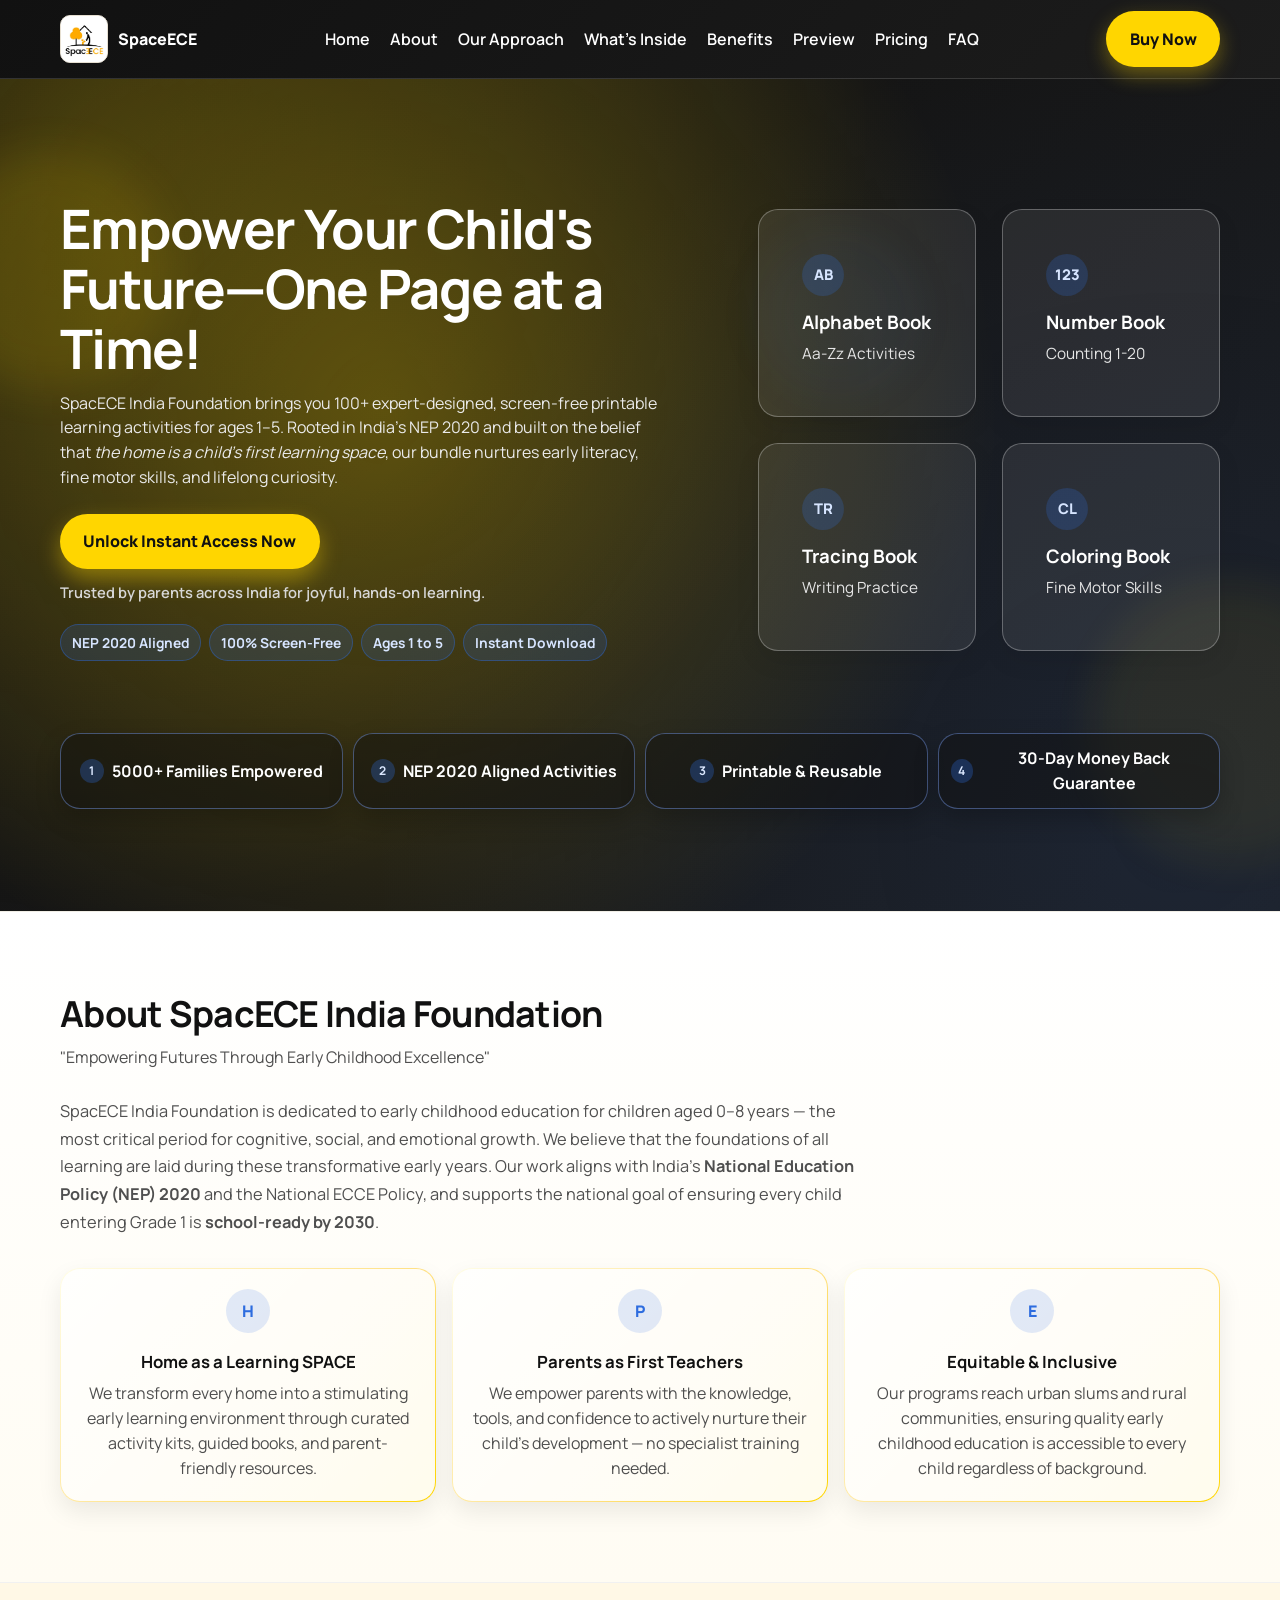
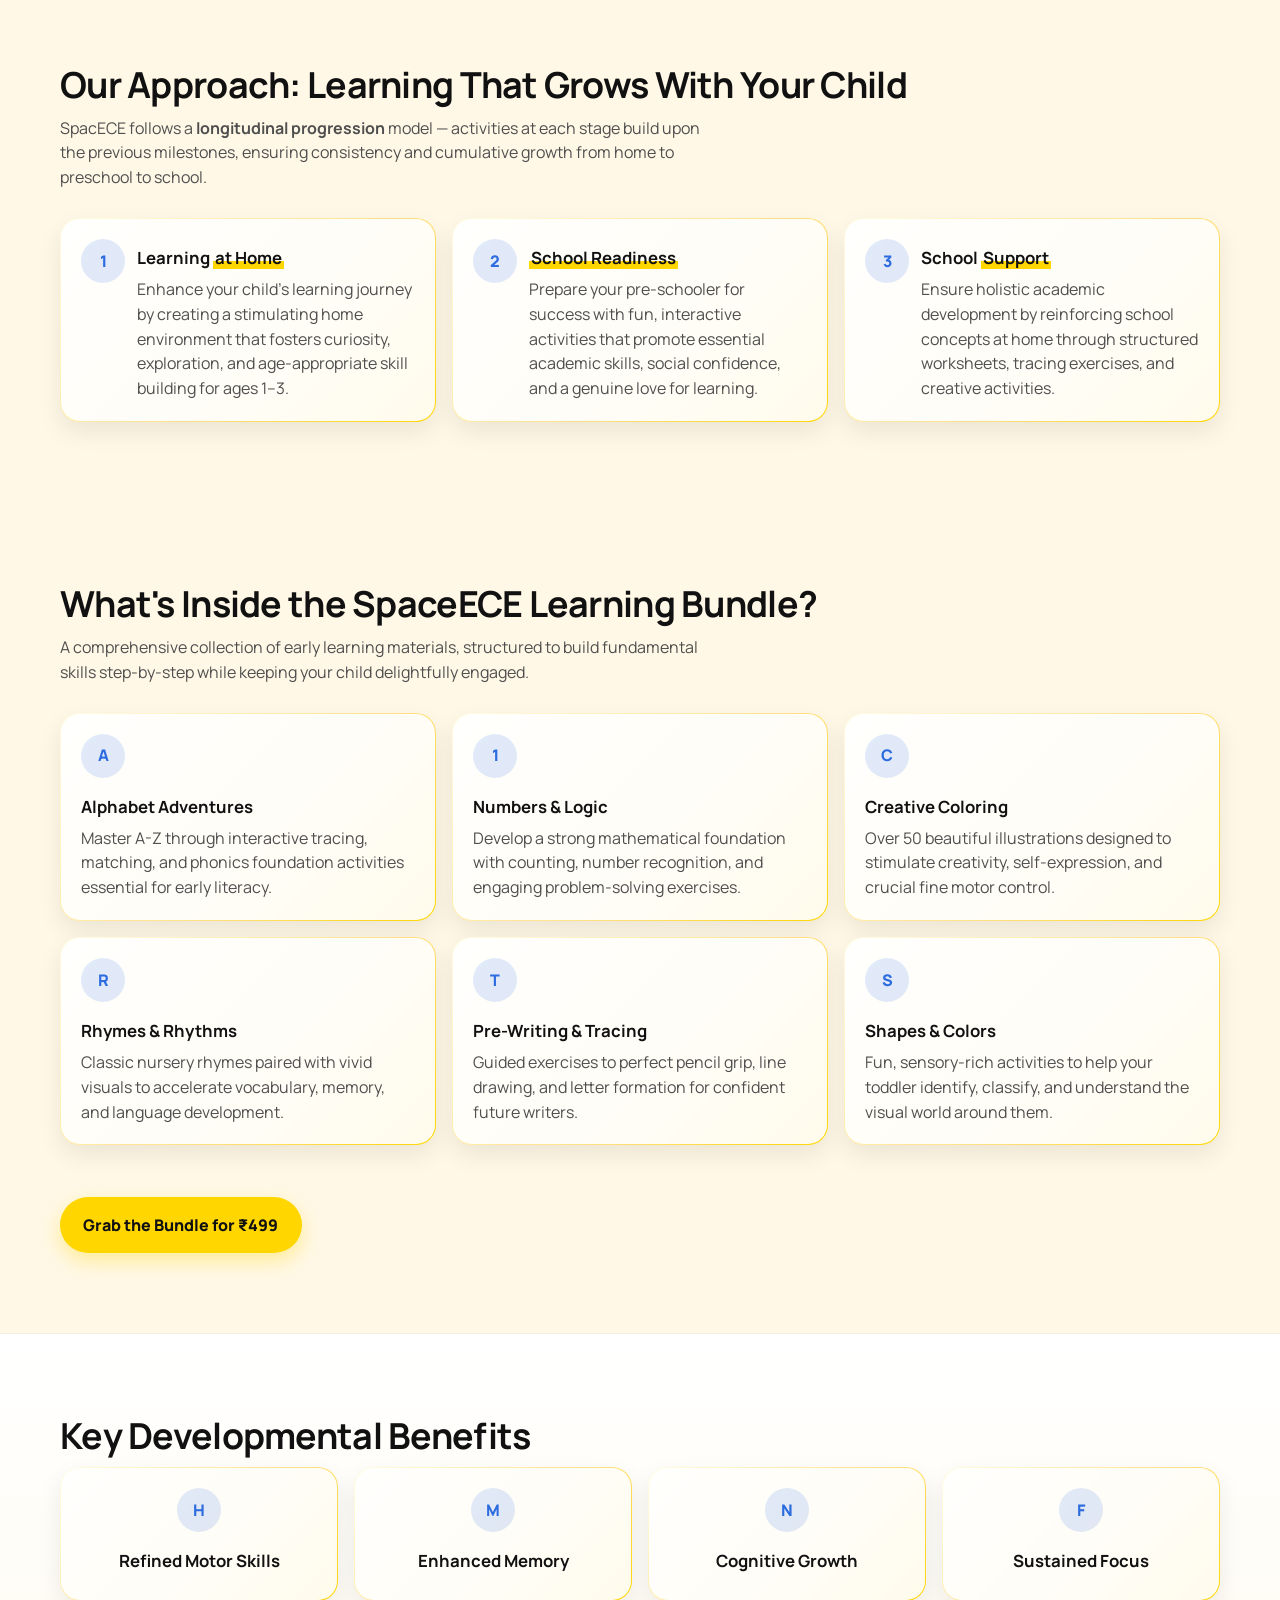
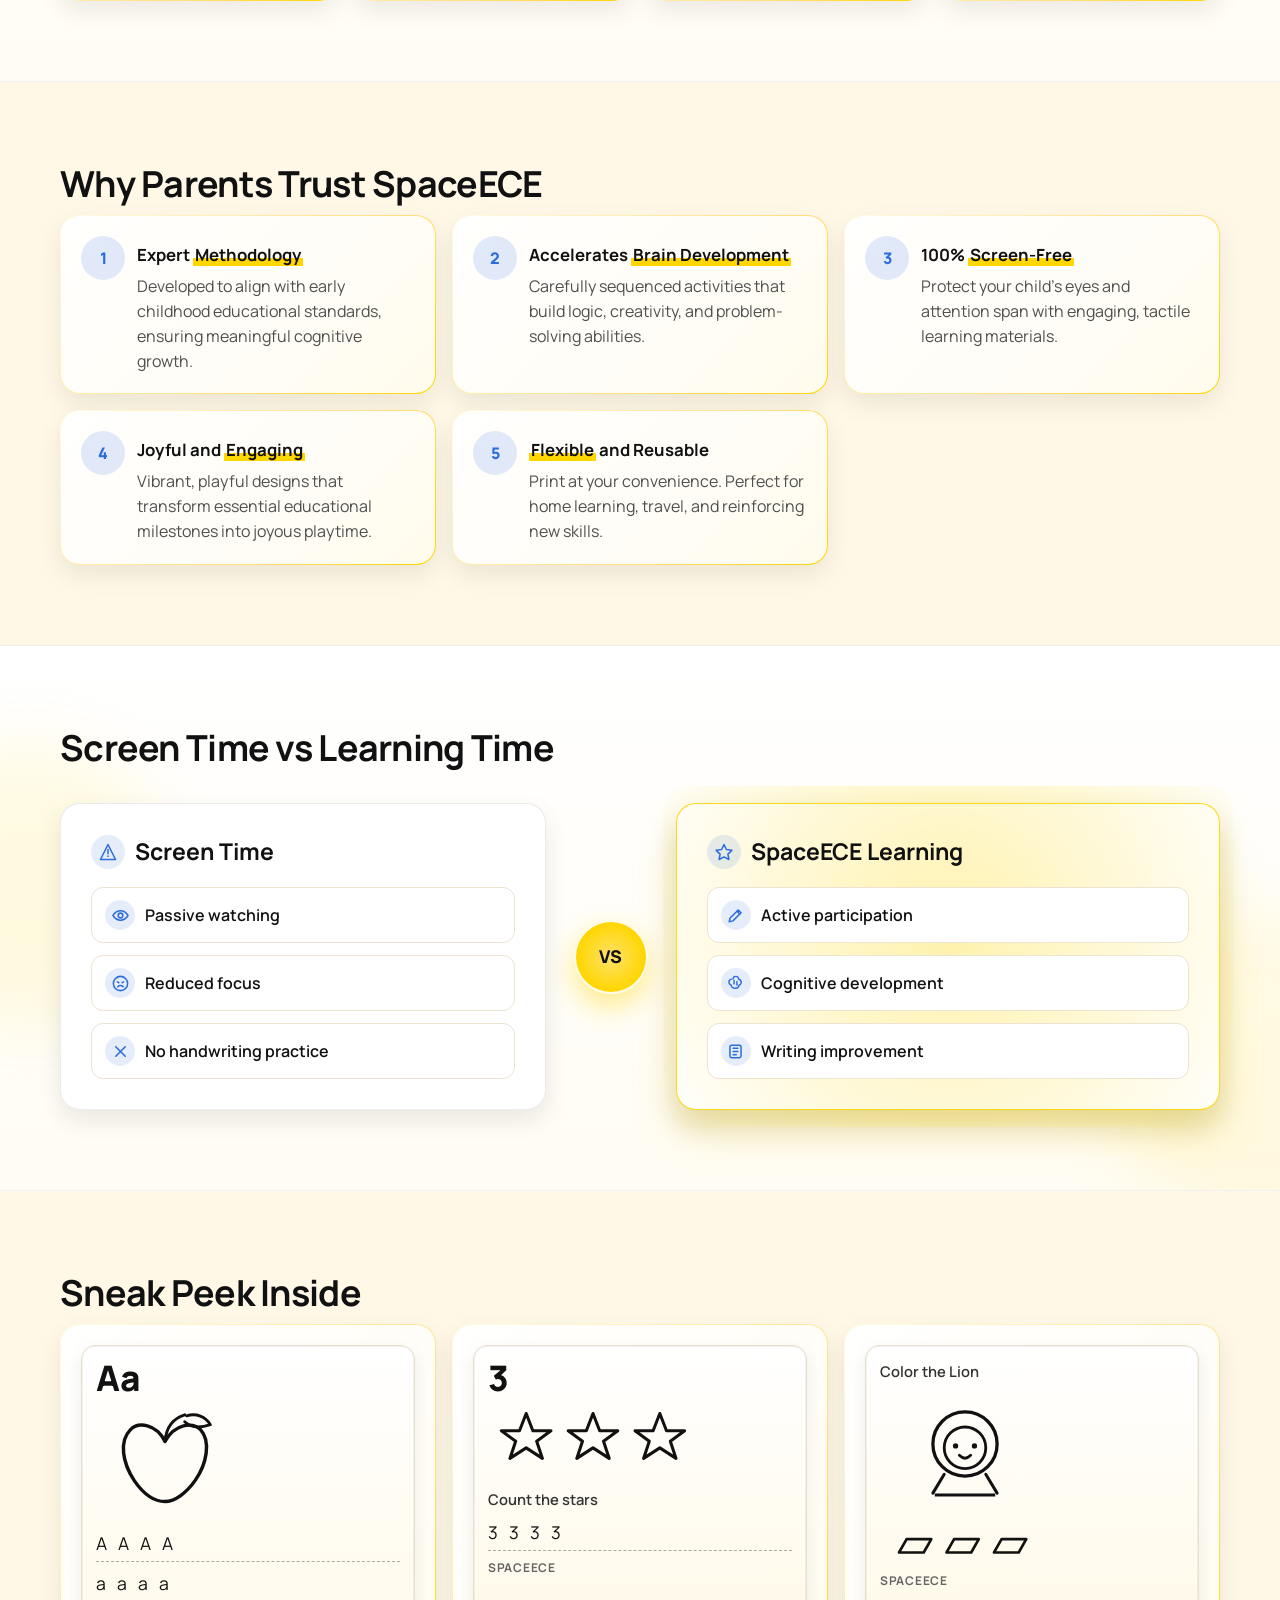
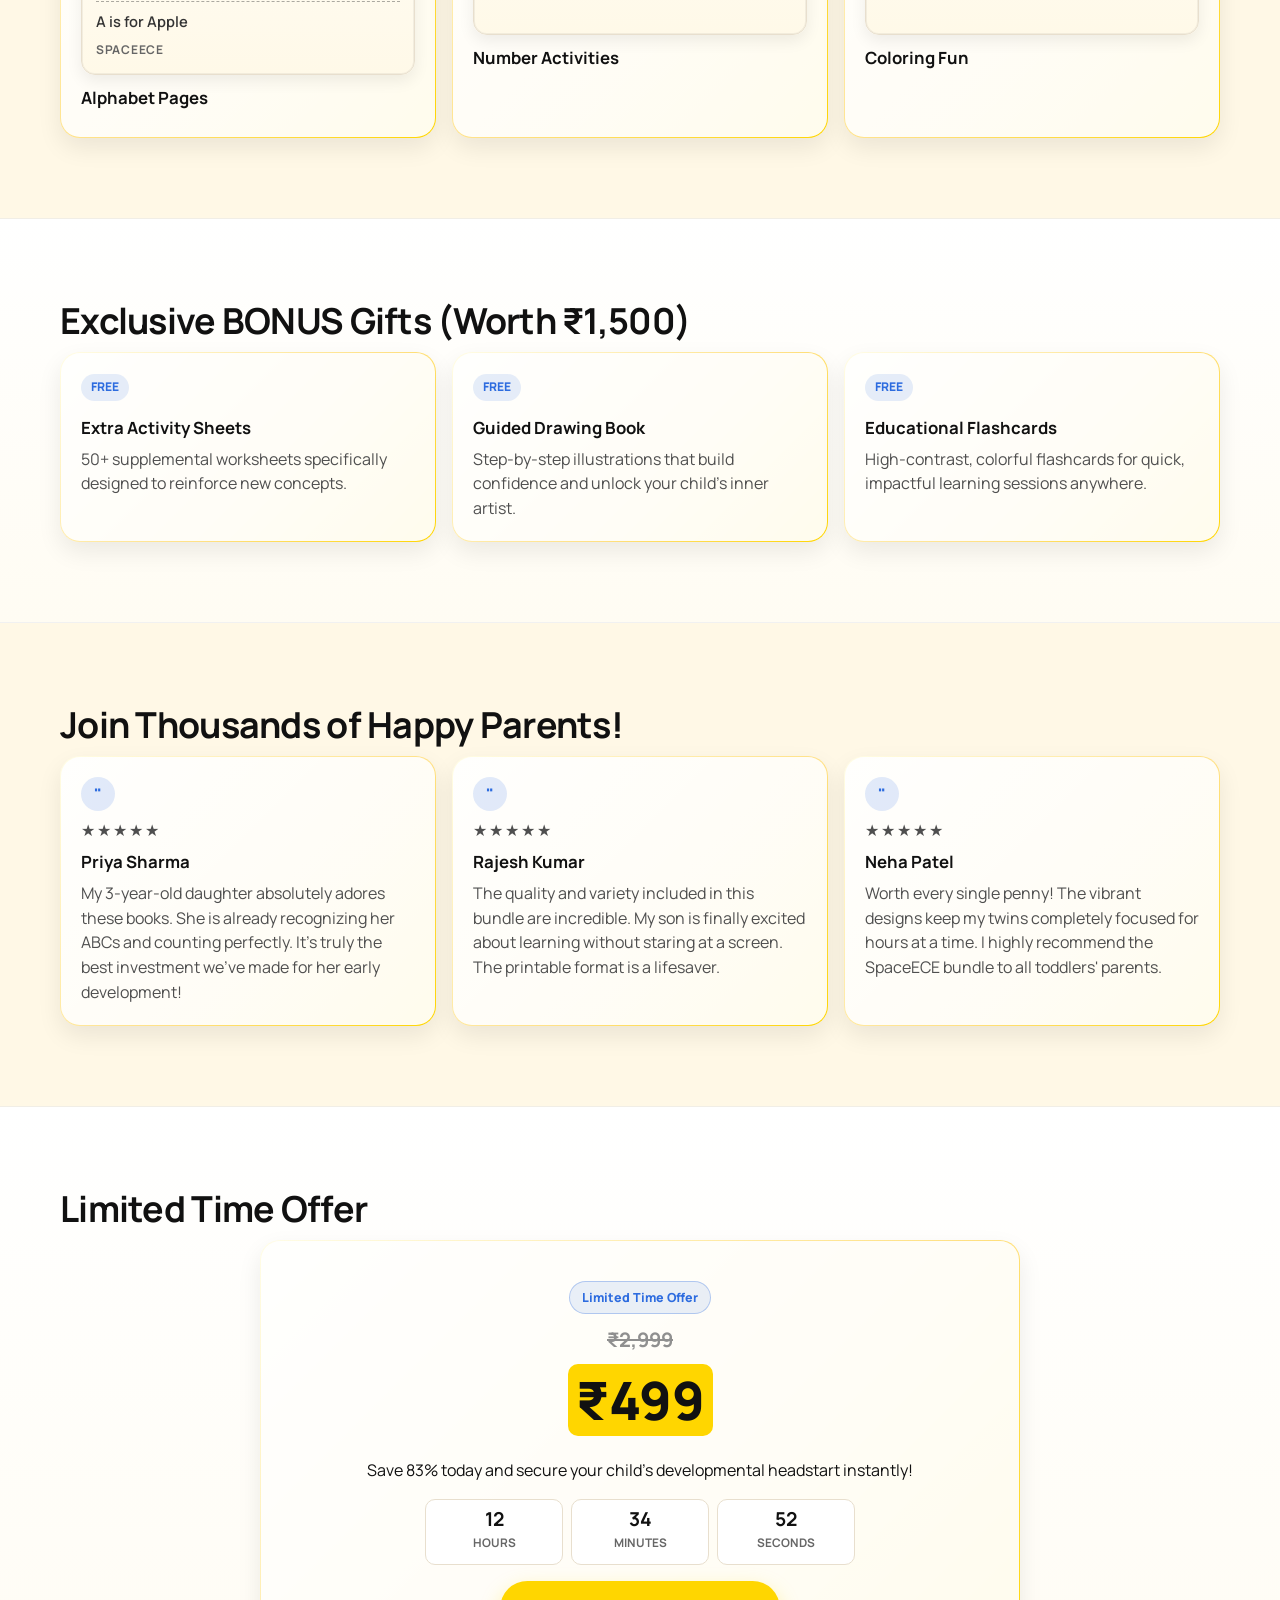
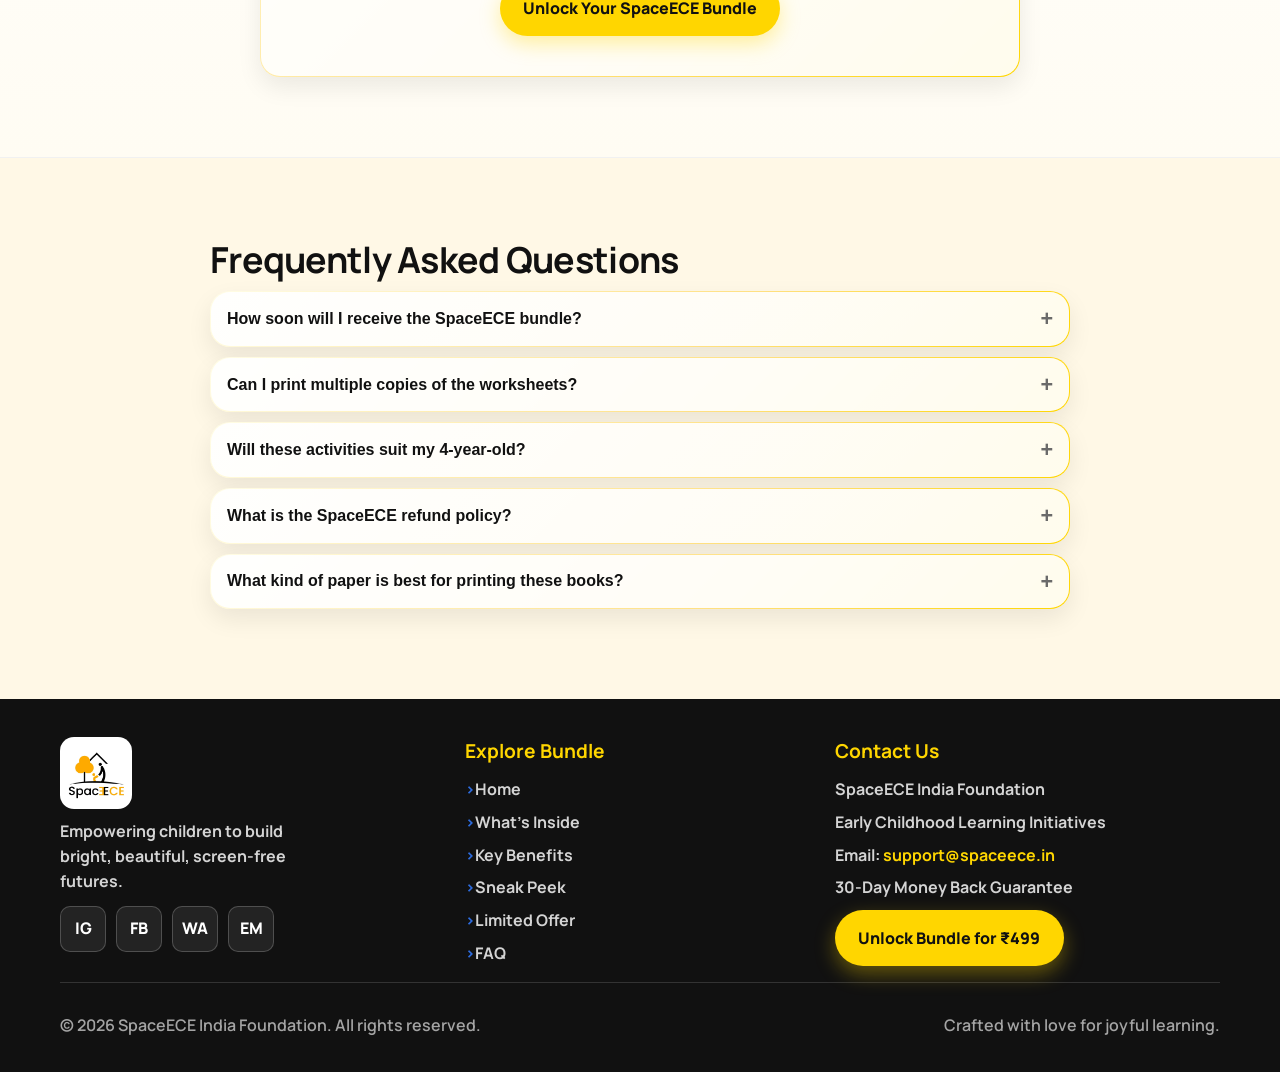
<file: kids_bundle_book/index.html>
<!DOCTYPE html>
<html lang="en">

<head>
  <meta charset="UTF-8">
  <meta name="viewport" content="width=device-width, initial-scale=1.0">
  <meta name="description"
    content="Discover the Ultimate Kids Learning Bundle by SpaceECE. 100+ engaging, screen-free printable activities for ages 1-5 to boost brain development, fine motor skills, and early literacy.">
  <meta name="theme-color" content="#FFD600">
  <title>SpaceECE India Foundation | Ultimate Kids Learning Bundle</title>
  <link rel="preconnect" href="https://fonts.googleapis.com">
  <link rel="preconnect" href="https://fonts.gstatic.com" crossorigin>
  <link href="https://fonts.googleapis.com/css2?family=Manrope:wght@400;500;600;700;800&display=swap" rel="stylesheet">
  <link rel="stylesheet" href="style.css">
</head>

<body>
  <div class="logo-loader" id="logoLoader" aria-hidden="true">
    <img src="img/space.ece.logo.webp" alt="SpaceECE Logo" class="logo-loader-mark" width="180" height="180">
  </div>

  <header class="site-header" id="home">
    <div class="container header-inner">
      <a class="brand" href="#home" aria-label="SpaceECE home">
        <img src="img/space.ece.logo.webp" alt="SpaceECE Logo" width="48" height="48">
        <span>SpaceECE</span>
      </a>

      <button class="hamburger" id="hamburger" aria-label="Toggle navigation" aria-expanded="false">
        <span></span>
      </button>

      <nav class="site-nav" id="siteNav" aria-label="Primary navigation">
        <a href="#home">Home</a>
        <a href="#about">About</a>
        <a href="#approach">Our Approach</a>
        <a href="#inside">What's Inside</a>
        <a href="#benefits">Benefits</a>
        <a href="#preview">Preview</a>
        <a href="#pricing">Pricing</a>
        <a href="#faq">FAQ</a>
      </nav>

      <a class="btn btn-primary header-cta" href="#pricing">Buy Now</a>
    </div>
  </header>

  <main>
    <section class="hero">
      <div class="hero-bubble hero-bubble-1" aria-hidden="true"></div>
      <div class="hero-bubble hero-bubble-2" aria-hidden="true"></div>
      <div class="hero-bubble hero-bubble-3" aria-hidden="true"></div>
      <div class="container hero-grid">
        <div class="hero-copy">
          <h1 class="hero-title load-seq load-1">Empower Your Child's Future—One Page at a Time!</h1>
          <p class="hero-sub load-seq load-2">SpacECE India Foundation brings you 100+ expert-designed, screen-free
            printable learning activities for ages 1–5. Rooted in India's NEP 2020 and built on the belief that <em>the
              home is a child's first learning space</em>, our bundle nurtures early literacy, fine motor skills, and
            lifelong curiosity.</p>
          <div class="hero-actions load-seq load-3">
            <a href="#pricing" class="btn btn-primary">Unlock Instant Access Now</a>
            <span class="hero-proof">Trusted by parents across India for joyful, hands-on learning.</span>
          </div>
          <ul class="badge-row load-seq load-4" aria-label="Trust highlights">
            <li>NEP 2020 Aligned</li>
            <li>100% Screen-Free</li>
            <li>Ages 1 to 5</li>
            <li>Instant Download</li>
          </ul>
        </div>
        <div class="hero-mockups load-seq load-5">
          <article class="mockup-card"><span class="mock-icon">AB</span>
            <h3>Alphabet Book</h3>
            <p>Aa-Zz Activities</p>
          </article>
          <article class="mockup-card featured"><span class="mock-icon">123</span>
            <h3>Number Book</h3>
            <p>Counting 1-20</p>
          </article>
          <article class="mockup-card"><span class="mock-icon">TR</span>
            <h3>Tracing Book</h3>
            <p>Writing Practice</p>
          </article>
          <article class="mockup-card featured"><span class="mock-icon">CL</span>
            <h3>Coloring Book</h3>
            <p>Fine Motor Skills</p>
          </article>
        </div>
      </div>
      <div class="container trust-bar trust-bar--hero">
        <ul class="trust-list reveal-group">
          <li class="reveal"><span class="trust-icon">1</span>5000+ Families Empowered</li>
          <li class="reveal"><span class="trust-icon">2</span>NEP 2020 Aligned Activities</li>
          <li class="reveal"><span class="trust-icon">3</span>Printable &amp; Reusable</li>
          <li class="reveal"><span class="trust-icon">4</span>30-Day Money Back Guarantee</li>
        </ul>
      </div>
    </section>

    <!-- About SpaceECE India Foundation -->
    <section class="section section-alt" id="about">
      <div class="container">
        <h2 class="section-title reveal">About SpacECE India Foundation</h2>
        <p class="section-subtitle reveal">"Empowering Futures Through Early Childhood Excellence"</p>
        <p class="section-body reveal">SpacECE India Foundation is dedicated to early childhood education for children
          aged 0–8 years — the most critical period for cognitive, social, and emotional growth. We believe that the
          foundations of all learning are laid during these transformative early years. Our work aligns with India's
          <strong>National Education Policy (NEP) 2020</strong> and the National ECCE Policy, and supports the national
          goal of ensuring every child entering Grade 1 is <strong>school-ready by 2030</strong>.
        </p>
        <div class="card-grid card-grid-3">
          <article class="card card-center reveal">
            <span class="icon-circle">H</span>
            <h3>Home as a Learning SPACE</h3>
            <p>We transform every home into a stimulating early learning environment through curated activity kits,
              guided books, and parent-friendly resources.</p>
          </article>
          <article class="card card-center reveal">
            <span class="icon-circle">P</span>
            <h3>Parents as First Teachers</h3>
            <p>We empower parents with the knowledge, tools, and confidence to actively nurture their child's
              development — no specialist training needed.</p>
          </article>
          <article class="card card-center reveal">
            <span class="icon-circle">E</span>
            <h3>Equitable &amp; Inclusive</h3>
            <p>Our programs reach urban slums and rural communities, ensuring quality early childhood education is
              accessible to every child regardless of background.</p>
          </article>
        </div>
      </div>
    </section>

    <!-- Our Approach: Longitudinal Progression -->
    <section class="section" id="approach">
      <div class="container">
        <h2 class="section-title reveal">Our Approach: Learning That Grows With Your Child</h2>
        <p class="section-subtitle reveal">SpacECE follows a <strong>longitudinal progression</strong> model —
          activities at each stage build upon the previous milestones, ensuring consistency and cumulative growth from
          home to preschool to school.</p>
        <div class="card-grid card-grid-3">
          <article class="card benefit-card reveal">
            <span class="icon-circle">1</span>
            <div>
              <h3>Learning <span class="text-highlight">at Home</span></h3>
              <p>Enhance your child's learning journey by creating a stimulating home environment that fosters
                curiosity, exploration, and age-appropriate skill building for ages 1–3.</p>
            </div>
          </article>
          <article class="card benefit-card reveal">
            <span class="icon-circle">2</span>
            <div>
              <h3><span class="text-highlight">School Readiness</span></h3>
              <p>Prepare your pre-schooler for success with fun, interactive activities that promote essential academic
                skills, social confidence, and a genuine love for learning.</p>
            </div>
          </article>
          <article class="card benefit-card reveal">
            <span class="icon-circle">3</span>
            <div>
              <h3>School <span class="text-highlight">Support</span></h3>
              <p>Ensure holistic academic development by reinforcing school concepts at home through structured
                worksheets, tracing exercises, and creative activities.</p>
            </div>
          </article>
        </div>
      </div>
    </section>

    <section class="section" id="inside">
      <div class="container">
        <h2 class="section-title reveal">What's Inside the SpaceECE Learning Bundle?</h2>
        <p class="section-subtitle reveal">A comprehensive collection of early learning materials, structured to build
          fundamental skills step-by-step while keeping your child delightfully engaged.</p>
        <div class="card-grid card-grid-3">
          <article class="card reveal tilt-hover"><span class="icon-circle">A</span>
            <h3>Alphabet Adventures</h3>
            <p>Master A-Z through interactive tracing, matching, and phonics foundation activities essential for early
              literacy.</p>
          </article>
          <article class="card reveal tilt-hover"><span class="icon-circle">1</span>
            <h3>Numbers &amp; Logic</h3>
            <p>Develop a strong mathematical foundation with counting, number recognition, and engaging problem-solving
              exercises.</p>
          </article>
          <article class="card reveal tilt-hover"><span class="icon-circle">C</span>
            <h3>Creative Coloring</h3>
            <p>Over 50 beautiful illustrations designed to stimulate creativity, self-expression, and crucial fine motor
              control.</p>
          </article>
          <article class="card reveal tilt-hover"><span class="icon-circle">R</span>
            <h3>Rhymes &amp; Rhythms</h3>
            <p>Classic nursery rhymes paired with vivid visuals to accelerate vocabulary, memory, and language
              development.</p>
          </article>
          <article class="card reveal tilt-hover"><span class="icon-circle">T</span>
            <h3>Pre-Writing &amp; Tracing</h3>
            <p>Guided exercises to perfect pencil grip, line drawing, and letter formation for confident future writers.
            </p>
          </article>
          <article class="card reveal tilt-hover"><span class="icon-circle">S</span>
            <h3>Shapes &amp; Colors</h3>
            <p>Fun, sensory-rich activities to help your toddler identify, classify, and understand the visual world
              around them.</p>
          </article>
        </div>
        <div class="section-cta reveal"><a href="#pricing" class="btn btn-primary">Grab the Bundle for &#8377;499</a>
        </div>
      </div>
    </section>

    <section class="section section-alt">
      <div class="container">
        <h2 class="section-title reveal">Key Developmental Benefits</h2>
        <div class="card-grid card-grid-4">
          <article class="card card-center reveal"><span class="icon-circle">H</span>
            <h3>Refined Motor Skills</h3>
          </article>
          <article class="card card-center reveal"><span class="icon-circle">M</span>
            <h3>Enhanced Memory</h3>
          </article>
          <article class="card card-center reveal"><span class="icon-circle">N</span>
            <h3>Cognitive Growth</h3>
          </article>
          <article class="card card-center reveal"><span class="icon-circle">F</span>
            <h3>Sustained Focus</h3>
          </article>
        </div>
      </div>
    </section>

    <section class="section" id="benefits">
      <div class="container">
        <h2 class="section-title reveal">Why Parents Trust SpaceECE</h2>
        <div class="card-grid card-grid-3">
          <article class="card benefit-card reveal"><span class="icon-circle">1</span>
            <div>
              <h3>Expert <span class="text-highlight">Methodology</span></h3>
              <p>Developed to align with early childhood educational standards, ensuring meaningful cognitive growth.
              </p>
            </div>
          </article>
          <article class="card benefit-card reveal"><span class="icon-circle">2</span>
            <div>
              <h3>Accelerates <span class="text-highlight">Brain Development</span></h3>
              <p>Carefully sequenced activities that build logic, creativity, and problem-solving abilities.</p>
            </div>
          </article>
          <article class="card benefit-card reveal"><span class="icon-circle">3</span>
            <div>
              <h3>100% <span class="text-highlight">Screen-Free</span></h3>
              <p>Protect your child's eyes and attention span with engaging, tactile learning materials.</p>
            </div>
          </article>
          <article class="card benefit-card reveal"><span class="icon-circle">4</span>
            <div>
              <h3>Joyful and <span class="text-highlight">Engaging</span></h3>
              <p>Vibrant, playful designs that transform essential educational milestones into joyous playtime.</p>
            </div>
          </article>
          <article class="card benefit-card reveal"><span class="icon-circle">5</span>
            <div>
              <h3><span class="text-highlight">Flexible</span> and Reusable</h3>
              <p>Print at your convenience. Perfect for home learning, travel, and reinforcing new skills.</p>
            </div>
          </article>
        </div>
      </div>
    </section>
    <section class="section section-alt comparison-section">
      <div class="container">
        <h2 class="section-title reveal">Screen Time vs Learning Time</h2>
        <div class="comparison-grid">
          <article class="compare-card compare-card--screen reveal">
            <h3><span class="compare-title-icon" aria-hidden="true">
                <svg viewBox="0 0 24 24" role="img" aria-label="Warning icon">
                  <path d="M12 3L21 21H3L12 3Z" fill="none" stroke="#2D6CDF" stroke-width="1.8"
                    stroke-linejoin="round" />
                  <path d="M12 9V14" stroke="#2D6CDF" stroke-width="1.8" stroke-linecap="round" />
                  <circle cx="12" cy="17" r="1" fill="#2D6CDF" />
                </svg>
              </span>Screen Time</h3>
            <ul>
              <li class="reveal comparison-item"><span class="compare-icon" aria-hidden="true">
                  <svg viewBox="0 0 24 24" role="img" aria-label="Eye icon">
                    <path
                      d="M2.5 12C4.9 8.1 8.2 6 12 6C15.8 6 19.1 8.1 21.5 12C19.1 15.9 15.8 18 12 18C8.2 18 4.9 15.9 2.5 12Z"
                      fill="none" stroke="#2D6CDF" stroke-width="1.9" stroke-linejoin="round" />
                    <circle cx="12" cy="12" r="3" fill="none" stroke="#2D6CDF" stroke-width="1.9" />
                  </svg>
                </span>Passive watching</li>
              <li class="reveal comparison-item"><span class="compare-icon" aria-hidden="true">
                  <svg viewBox="0 0 24 24" role="img" aria-label="Tired face icon">
                    <circle cx="12" cy="12" r="9" fill="none" stroke="#2D6CDF" stroke-width="1.9" />
                    <path d="M8 10L10 11M14 11L16 10" fill="none" stroke="#2D6CDF" stroke-width="1.9"
                      stroke-linecap="round" />
                    <path d="M8.5 16C9.6 14.9 10.8 14.4 12 14.4C13.2 14.4 14.4 14.9 15.5 16" fill="none"
                      stroke="#2D6CDF" stroke-width="1.9" stroke-linecap="round" />
                  </svg>
                </span>Reduced focus</li>
              <li class="reveal comparison-item"><span class="compare-icon" aria-hidden="true">
                  <svg viewBox="0 0 24 24" role="img" aria-label="Cross icon">
                    <path d="M6 6L18 18M18 6L6 18" fill="none" stroke="#2D6CDF" stroke-width="2"
                      stroke-linecap="round" />
                  </svg>
                </span>No handwriting practice</li>
            </ul>
          </article>

          <div class="vs-badge reveal" aria-hidden="true">VS</div>

          <article class="compare-card compare-card-highlight compare-card--space reveal">
            <h3><span class="compare-title-icon" aria-hidden="true">
                <svg viewBox="0 0 24 24" role="img" aria-label="Star icon">
                  <path d="M12 3L14.9 9L21.5 10L16.7 14.5L17.9 21L12 17.8L6.1 21L7.3 14.5L2.5 10L9.1 9L12 3Z"
                    fill="none" stroke="#2D6CDF" stroke-width="1.8" stroke-linejoin="round" />
                </svg>
              </span>SpaceECE Learning</h3>
            <ul>
              <li class="reveal comparison-item"><span class="compare-icon" aria-hidden="true">
                  <svg viewBox="0 0 24 24" role="img" aria-label="Pencil icon">
                    <path d="M4 20L8.8 18.8L19 8.6L15.4 5L5.2 15.2L4 20Z" fill="none" stroke="#2D6CDF"
                      stroke-width="1.9" stroke-linejoin="round" />
                    <path d="M13.8 6.6L17.4 10.2" fill="none" stroke="#2D6CDF" stroke-width="1.9"
                      stroke-linecap="round" />
                  </svg>
                </span>Active participation</li>
              <li class="reveal comparison-item"><span class="compare-icon" aria-hidden="true">
                  <svg viewBox="0 0 24 24" role="img" aria-label="Brain icon">
                    <path
                      d="M9 6.4C9 4.5 10.5 3 12.4 3C14.4 3 16 4.6 16 6.6C17.8 6.9 19.2 8.4 19.2 10.3C19.2 12.1 18 13.6 16.3 14.1C16.2 16.3 14.5 18 12.3 18H10.6C8.4 18 6.6 16.2 6.6 14C4.9 13.5 3.7 12 3.7 10.2C3.7 8.3 5.1 6.8 6.9 6.5"
                      fill="none" stroke="#2D6CDF" stroke-width="1.8" stroke-linecap="round" stroke-linejoin="round" />
                    <path d="M10.2 8.2V12.6M13.8 9.4V13.8" fill="none" stroke="#2D6CDF" stroke-width="1.8"
                      stroke-linecap="round" />
                  </svg>
                </span>Cognitive development</li>
              <li class="reveal comparison-item"><span class="compare-icon" aria-hidden="true">
                  <svg viewBox="0 0 24 24" role="img" aria-label="Notebook icon">
                    <rect x="5" y="4" width="14" height="16" rx="2.2" fill="none" stroke="#2D6CDF" stroke-width="1.9" />
                    <path d="M9 8H15M9 12H15M9 16H13" fill="none" stroke="#2D6CDF" stroke-width="1.9"
                      stroke-linecap="round" />
                  </svg>
                </span>Writing improvement</li>
            </ul>
          </article>
        </div>
      </div>
    </section>

    <section class="section" id="preview">
      <div class="container">
        <h2 class="section-title reveal">Sneak Peek Inside</h2>
        <div class="card-grid card-grid-3">
          <!-- Card 1: Alphabet worksheet preview -->
          <article class="card preview-card reveal">
            <div class="preview-image worksheet-sheet">
              <div class="ws-head">Aa</div>
              <svg class="ws-svg ws-apple" viewBox="0 0 140 120" aria-label="Apple outline" role="img">
                <path
                  d="M70 38C80 20 98 18 106 26C117 38 112 61 101 77C92 90 80 99 70 99C59 99 48 91 39 78C27 60 23 38 35 26C43 18 61 20 70 38Z"
                  fill="none" stroke="#111111" stroke-width="3.5" stroke-linecap="round" stroke-linejoin="round" />
                <path d="M70 38C71 25 77 15 90 11" fill="none" stroke="#111111" stroke-width="3"
                  stroke-linecap="round" />
                <path d="M92 12C102 9 111 13 116 21C104 25 96 24 90 18" fill="none" stroke="#111111" stroke-width="3"
                  stroke-linecap="round" stroke-linejoin="round" />
              </svg>
              <div class="ws-trace">A&nbsp;&nbsp;A&nbsp;&nbsp;A&nbsp;&nbsp;A</div>
              <div class="ws-trace">a&nbsp;&nbsp;a&nbsp;&nbsp;a&nbsp;&nbsp;a</div>
              <div class="ws-note">A is for Apple</div>
              <div class="ws-brand">SpaceECE</div>
            </div>
            <h3>Alphabet Pages</h3>
          </article>

          <!-- Card 2: Number worksheet preview -->
          <article class="card preview-card reveal">
            <div class="preview-image worksheet-sheet">
              <div class="ws-head">3</div>
              <svg class="ws-svg ws-stars" viewBox="0 0 220 80" aria-label="Three stars outline" role="img">
                <path d="M40 10L47 28L66 28L51 39L57 57L40 46L23 57L29 39L14 28L33 28Z" fill="none" stroke="#111111"
                  stroke-width="3.2" stroke-linejoin="round" />
                <path d="M110 10L117 28L136 28L121 39L127 57L110 46L93 57L99 39L84 28L103 28Z" fill="none"
                  stroke="#111111" stroke-width="3.2" stroke-linejoin="round" />
                <path d="M180 10L187 28L206 28L191 39L197 57L180 46L163 57L169 39L154 28L173 28Z" fill="none"
                  stroke="#111111" stroke-width="3.2" stroke-linejoin="round" />
              </svg>
              <div class="ws-note">Count the stars</div>
              <div class="ws-trace">3&nbsp;&nbsp;3&nbsp;&nbsp;3&nbsp;&nbsp;3</div>
              <div class="ws-brand">SpaceECE</div>
            </div>
            <h3>Number Activities</h3>
          </article>

          <!-- Card 3: Coloring worksheet preview -->
          <article class="card preview-card reveal">
            <div class="preview-image worksheet-sheet">
              <div class="ws-note ws-note-top">Color the Lion</div>
              <svg class="ws-svg ws-lion" viewBox="0 0 180 130" aria-label="Lion outline coloring illustration"
                role="img">
                <circle cx="90" cy="54" r="34" fill="none" stroke="#111111" stroke-width="3.5" />
                <circle cx="90" cy="58" r="22" fill="none" stroke="#111111" stroke-width="3" />
                <circle cx="80" cy="56" r="2.8" fill="#111111" />
                <circle cx="100" cy="56" r="2.8" fill="#111111" />
                <path d="M84 66Q90 72 96 66" fill="none" stroke="#111111" stroke-width="3" stroke-linecap="round" />
                <path d="M68 86L56 106M112 86L124 106" fill="none" stroke="#111111" stroke-width="3.2"
                  stroke-linecap="round" />
                <path d="M58 108H122" fill="none" stroke="#111111" stroke-width="3" />
              </svg>
              <svg class="ws-svg ws-crayons" viewBox="0 0 200 42" aria-label="Crayon outlines" role="img">
                <path d="M20 30L46 30L54 16L28 16Z" fill="none" stroke="#111111" stroke-width="2.8"
                  stroke-linejoin="round" />
                <path d="M70 30L96 30L104 16L78 16Z" fill="none" stroke="#111111" stroke-width="2.8"
                  stroke-linejoin="round" />
                <path d="M120 30L146 30L154 16L128 16Z" fill="none" stroke="#111111" stroke-width="2.8"
                  stroke-linejoin="round" />
              </svg>
              <div class="ws-brand">SpaceECE</div>
            </div>
            <h3>Coloring Fun</h3>
          </article>
        </div>
      </div>
    </section>

    <section class="section section-alt">
      <div class="container">
        <h2 class="section-title reveal">Exclusive BONUS Gifts (Worth &#8377;1,500)</h2>
        <div class="card-grid card-grid-3">
          <article class="card reveal"><span class="bonus-tag">FREE</span>
            <h3>Extra Activity Sheets</h3>
            <p>50+ supplemental worksheets specifically designed to reinforce new concepts.</p>
          </article>
          <article class="card reveal"><span class="bonus-tag">FREE</span>
            <h3>Guided Drawing Book</h3>
            <p>Step-by-step illustrations that build confidence and unlock your child's inner artist.</p>
          </article>
          <article class="card reveal"><span class="bonus-tag">FREE</span>
            <h3>Educational Flashcards</h3>
            <p>High-contrast, colorful flashcards for quick, impactful learning sessions anywhere.</p>
          </article>
        </div>
      </div>
    </section>

    <section class="section">
      <div class="container">
        <h2 class="section-title reveal">Join Thousands of Happy Parents!</h2>
        <div class="card-grid card-grid-3 testimonials-grid">
          <article class="card testimonial reveal"><span class="quote-mark">"</span>
            <p class="stars">&#9733;&#9733;&#9733;&#9733;&#9733;</p>
            <h3>Priya Sharma</h3>
            <p>My 3-year-old daughter absolutely adores these books. She is already recognizing her ABCs and counting
              perfectly. It's truly the best investment we've made for her early development!</p>
          </article>
          <article class="card testimonial reveal"><span class="quote-mark">"</span>
            <p class="stars">&#9733;&#9733;&#9733;&#9733;&#9733;</p>
            <h3>Rajesh Kumar</h3>
            <p>The quality and variety included in this bundle are incredible. My son is finally excited about learning
              without staring at a screen. The printable format is a lifesaver.</p>
          </article>
          <article class="card testimonial reveal"><span class="quote-mark">"</span>
            <p class="stars">&#9733;&#9733;&#9733;&#9733;&#9733;</p>
            <h3>Neha Patel</h3>
            <p>Worth every single penny! The vibrant designs keep my twins completely focused for hours at a time. I
              highly recommend the SpaceECE bundle to all toddlers' parents.</p>
          </article>
        </div>
      </div>
    </section>

    <section class="section section-alt" id="pricing">
      <div class="container">
        <h2 class="section-title reveal">Limited Time Offer</h2>
        <article class="price-box reveal pulse-box">
          <span class="urgency-badge">Limited Time Offer</span>
          <p class="old-price">&#8377;2,999</p>
          <p class="new-price"><span>&#8377;499</span></p>
          <p>Save 83% today and secure your child's developmental headstart instantly!</p>
          <div class="countdown" aria-label="Offer countdown">
            <div class="time-unit"><strong id="hours">12</strong><span>HOURS</span></div>
            <div class="time-unit"><strong id="minutes">34</strong><span>MINUTES</span></div>
            <div class="time-unit"><strong id="seconds">56</strong><span>SECONDS</span></div>
          </div>
          <a href="#" class="btn btn-primary pulse-btn">Unlock Your SpaceECE Bundle</a>
        </article>
      </div>
    </section>

    <section class="section" id="faq">
      <div class="container faq-container">
        <h2 class="section-title reveal">Frequently Asked Questions</h2>

        <article class="faq-item reveal">
          <button class="faq-toggle" type="button" aria-expanded="false"><span>How soon will I receive the SpaceECE
              bundle?</span><span class="plus">+</span></button>
          <div class="faq-answer">
            <p>Instantly! The moment your purchase is finalized, you will receive an email containing direct download
              links. All materials are provided in high-quality PDF format, optimized for easy home printing.</p>
          </div>
        </article>
        <article class="faq-item reveal">
          <button class="faq-toggle" type="button" aria-expanded="false"><span>Can I print multiple copies of the
              worksheets?</span><span class="plus">+</span></button>
          <div class="faq-answer">
            <p>Yes, absolutely. Once purchased, you are free to print as many copies as you like for your household. It
              is incredibly convenient for siblings or when your child simply wants to practice the same activity again.
            </p>
          </div>
        </article>
        <article class="faq-item reveal">
          <button class="faq-toggle" type="button" aria-expanded="false"><span>Will these activities suit my
              4-year-old?</span><span class="plus">+</span></button>
          <div class="faq-answer">
            <p>The bundle is expertly designed for children aged 1 through 5. It contains a diverse spectrum of
              activities—from basic color recognition for curious toddlers to complex shape tracing and numerical logic
              for pre-schoolers.</p>
          </div>
        </article>
        <article class="faq-item reveal">
          <button class="faq-toggle" type="button" aria-expanded="false"><span>What is the SpaceECE refund
              policy?</span><span class="plus">+</span></button>
          <div class="faq-answer">
            <p>We believe in our products. That's why we offer a 30-day, 100% money-back guarantee. If you or your child
              are not fully satisfied with the bundle, simply email our support team for a hassle-free refund.</p>
          </div>
        </article>
        <article class="faq-item reveal">
          <button class="faq-toggle" type="button" aria-expanded="false"><span>What kind of paper is best for printing
              these books?</span><span class="plus">+</span></button>
          <div class="faq-answer">
            <p>Standard A4 multipurpose printer paper is perfect for standard worksheets. For our coloring and painting
              activities, we suggest using slightly heavier stock (around 80-100 GSM) to prevent bleeding and ensure
              durability.</p>
          </div>
        </article>
      </div>
    </section>
  </main>

  <footer class="site-footer">
    <div class="footer-body">
      <div class="container footer-grid">
        <div class="footer-col footer-brand-col">
          <a class="footer-brand" href="#home" aria-label="SpaceECE home"><img src="img/space.ece.logo.webp"
              alt="SpaceECE Logo" width="72" height="72"></a>
          <p class="footer-tagline">Empowering children to build bright, beautiful, screen-free futures.</p>
          <div class="footer-socials">
            <a href="#" aria-label="Instagram"><span>IG</span></a>
            <a href="#" aria-label="Facebook"><span>FB</span></a>
            <a href="#" aria-label="WhatsApp"><span>WA</span></a>
            <a href="mailto:support@spaceece.in" aria-label="Email"><span>EM</span></a>
          </div>
        </div>

        <div class="footer-col">
          <h3>Explore Bundle</h3>
          <ul class="footer-links">
            <li><a href="#home">Home</a></li>
            <li><a href="#inside">What's Inside</a></li>
            <li><a href="#benefits">Key Benefits</a></li>
            <li><a href="#preview">Sneak Peek</a></li>
            <li><a href="#pricing">Limited Offer</a></li>
            <li><a href="#faq">FAQ</a></li>
          </ul>
        </div>

        <div class="footer-col">
          <h3>Contact Us</h3>
          <ul class="footer-contact">
            <li>SpaceECE India Foundation</li>
            <li>Early Childhood Learning Initiatives</li>
            <li>Email: <a href="mailto:support@spaceece.in">support@spaceece.in</a></li>
            <li>30-Day Money Back Guarantee</li>
          </ul>
          <a href="#pricing" class="btn btn-primary footer-cta">Unlock Bundle for &#8377;499</a>
        </div>
      </div>

      <div class="container footer-bottom">
        <p>&copy; 2026 SpaceECE India Foundation. All rights reserved.</p>
        <p>Crafted with love for joyful learning.</p>
      </div>
    </div>
  </footer>

  <div class="mobile-cta"><strong>&#8377;499</strong><a href="#pricing" class="btn btn-primary">Buy Now</a></div>
  <script src="script.js" defer></script>
</body>

</html>
</file>
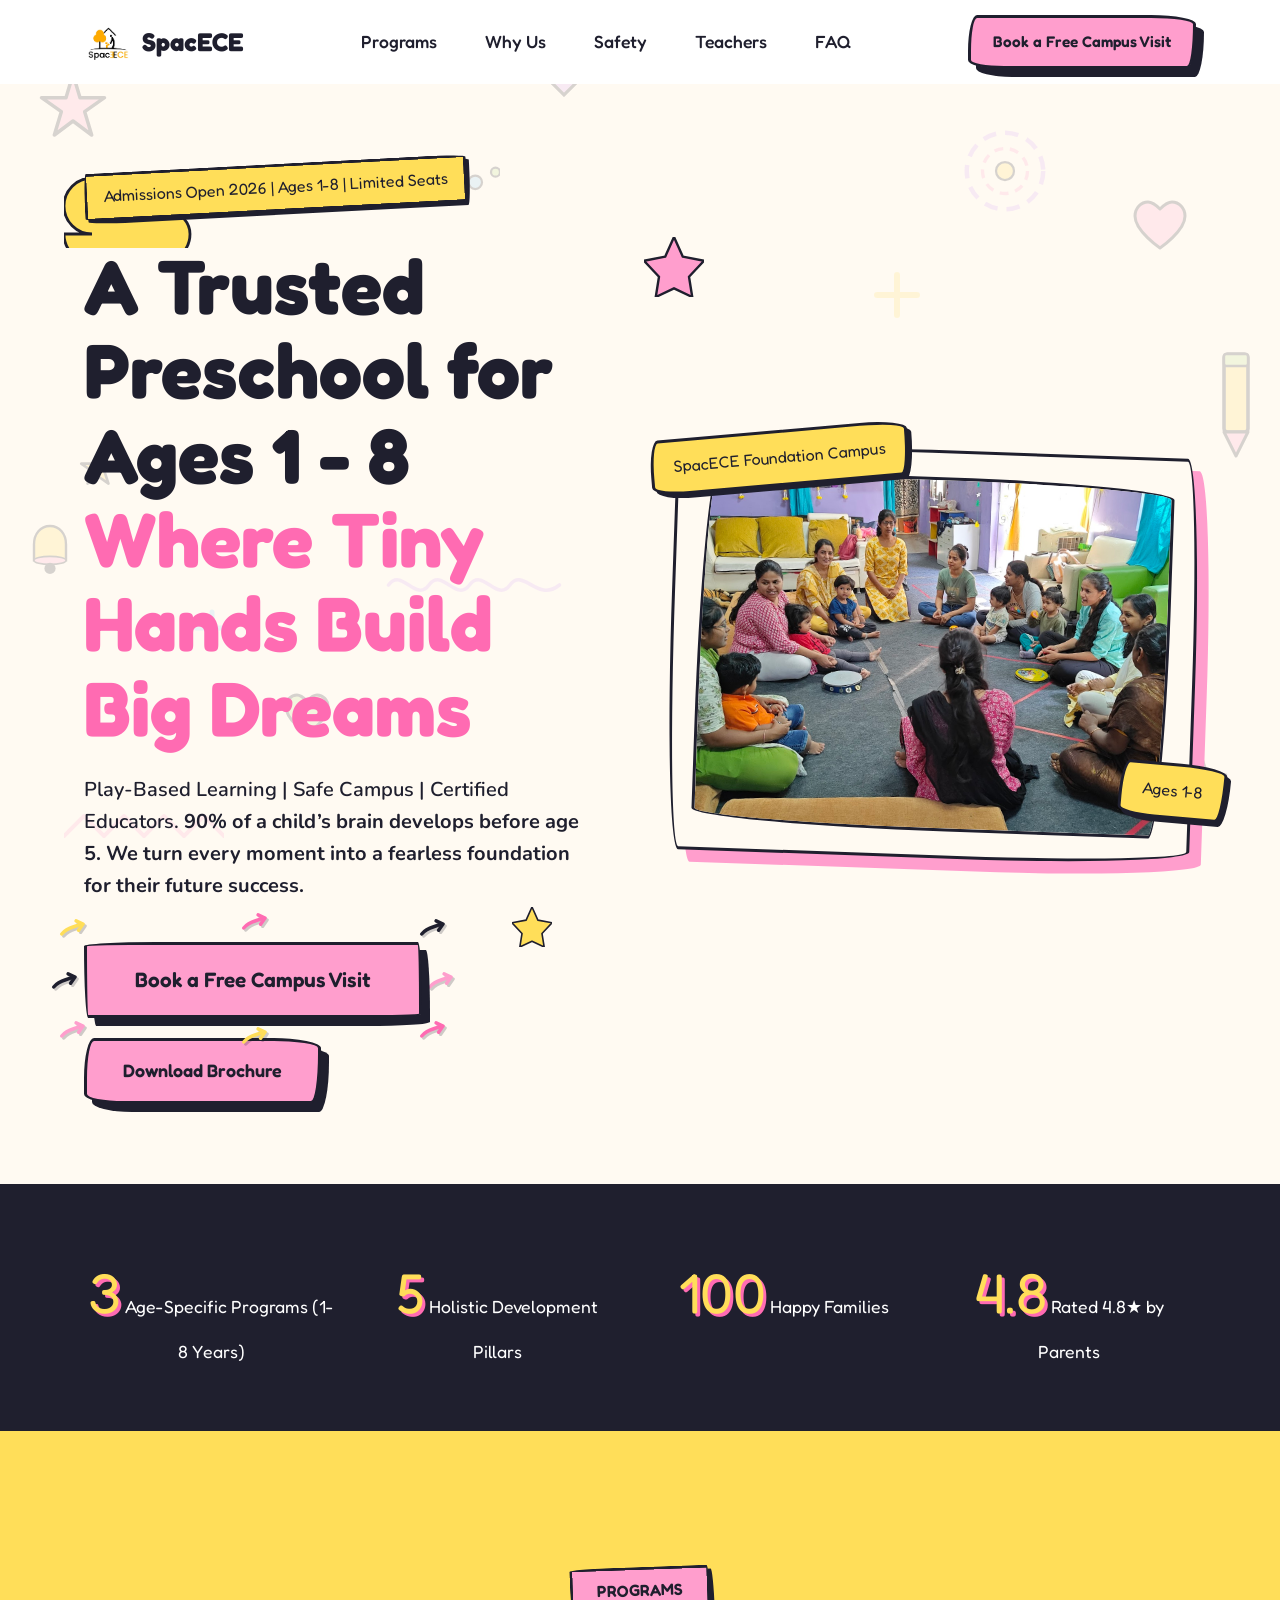
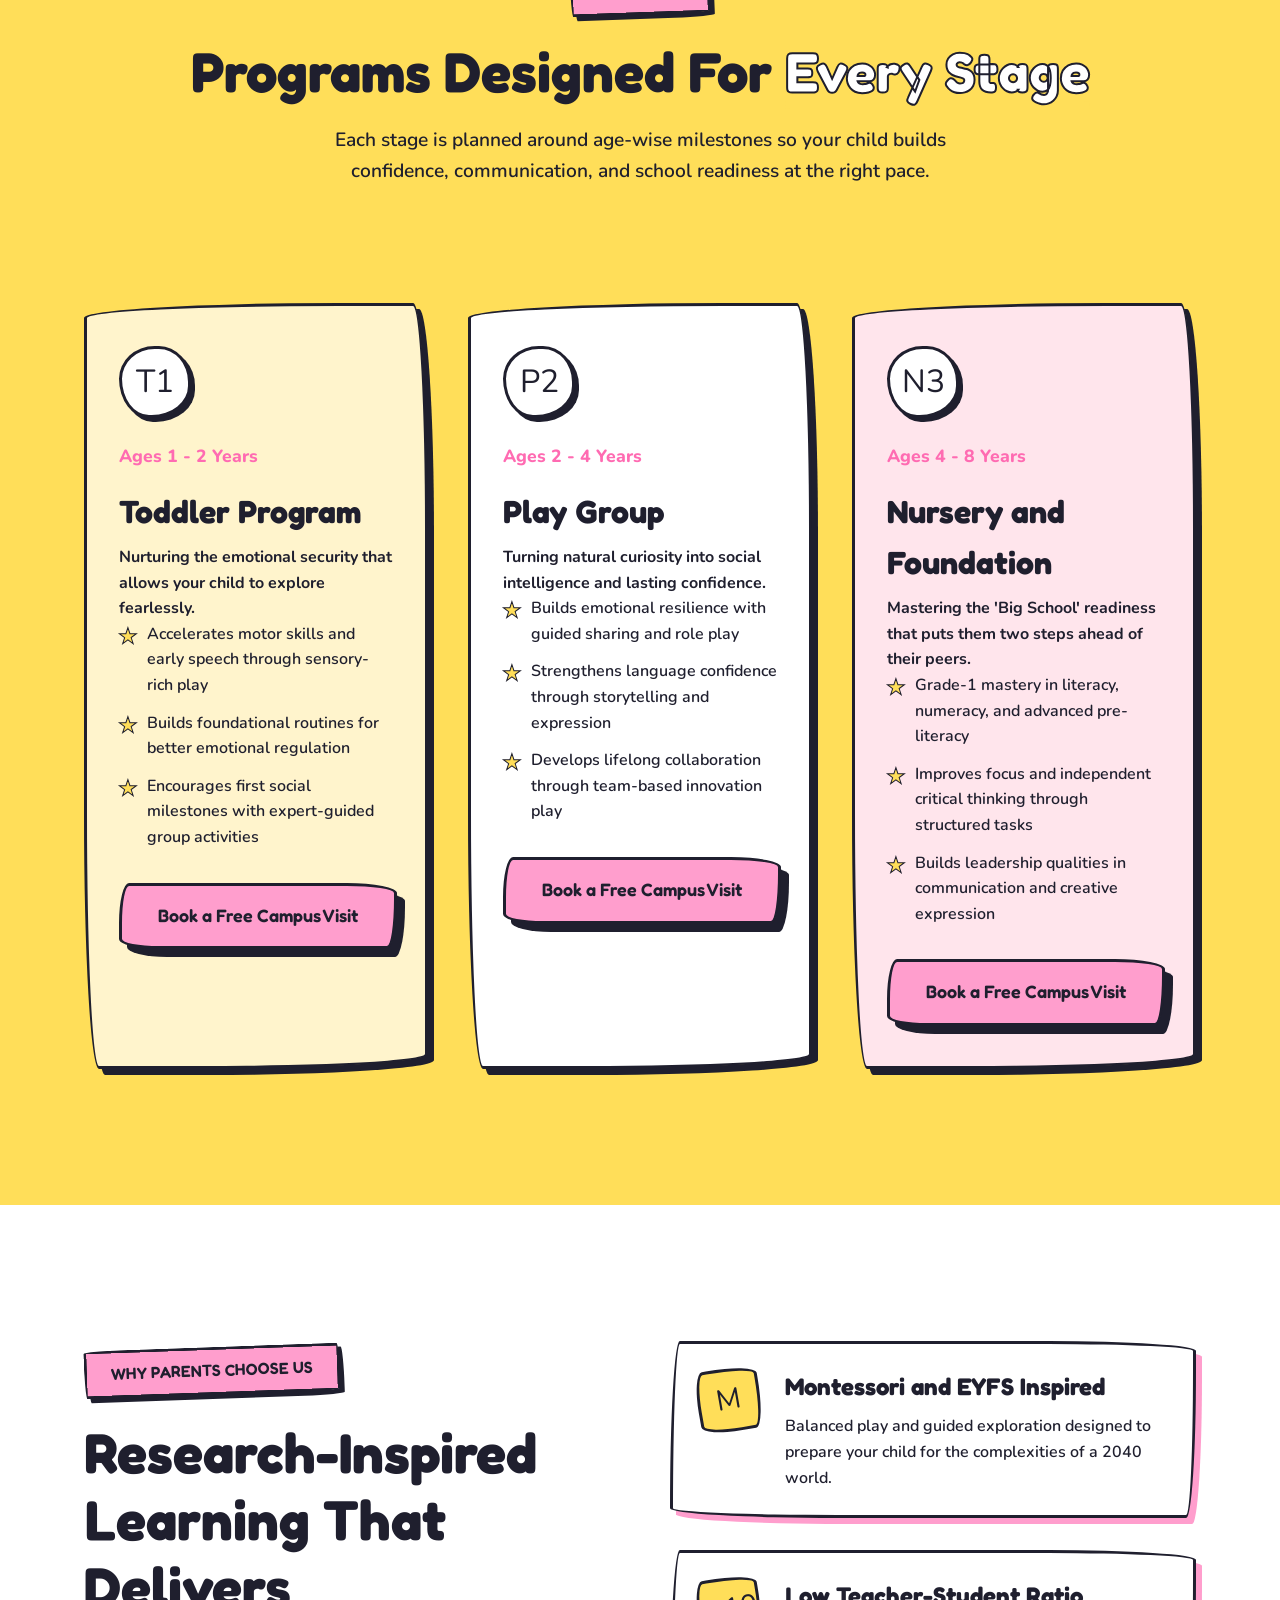
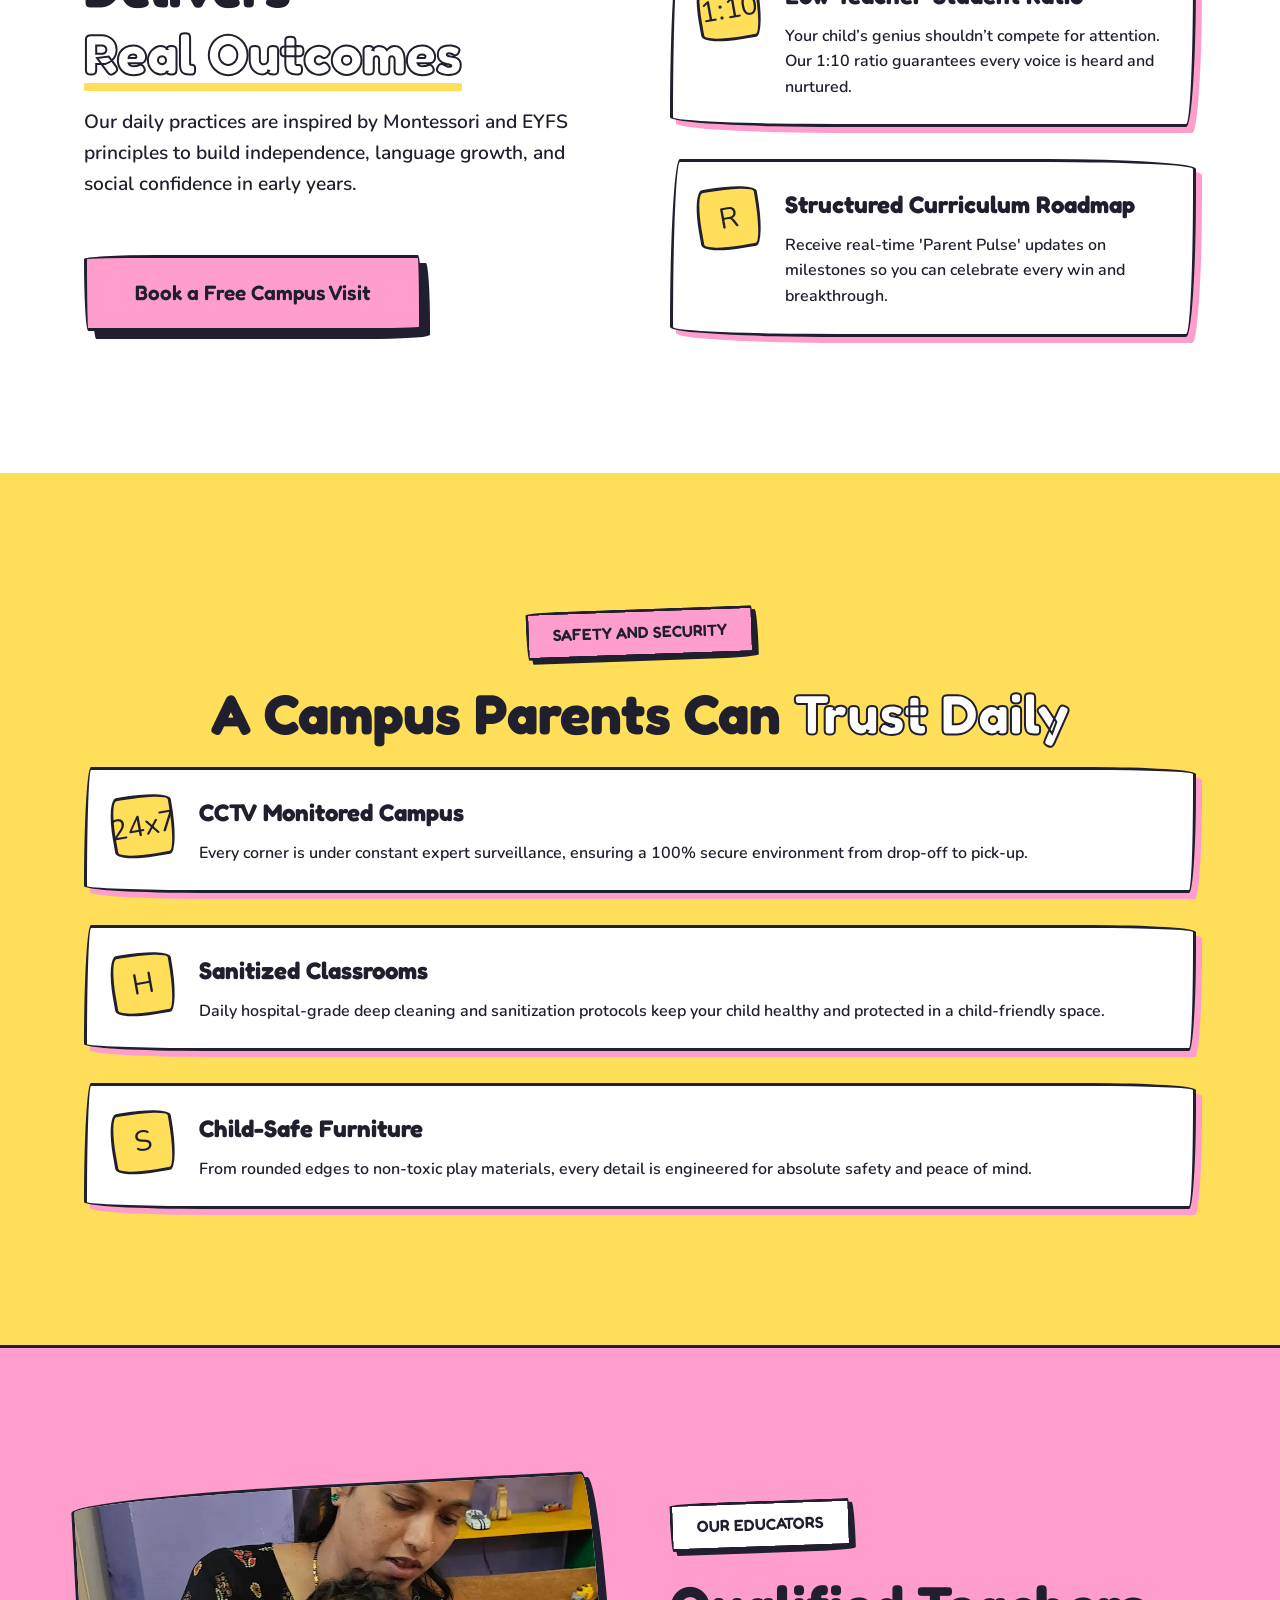
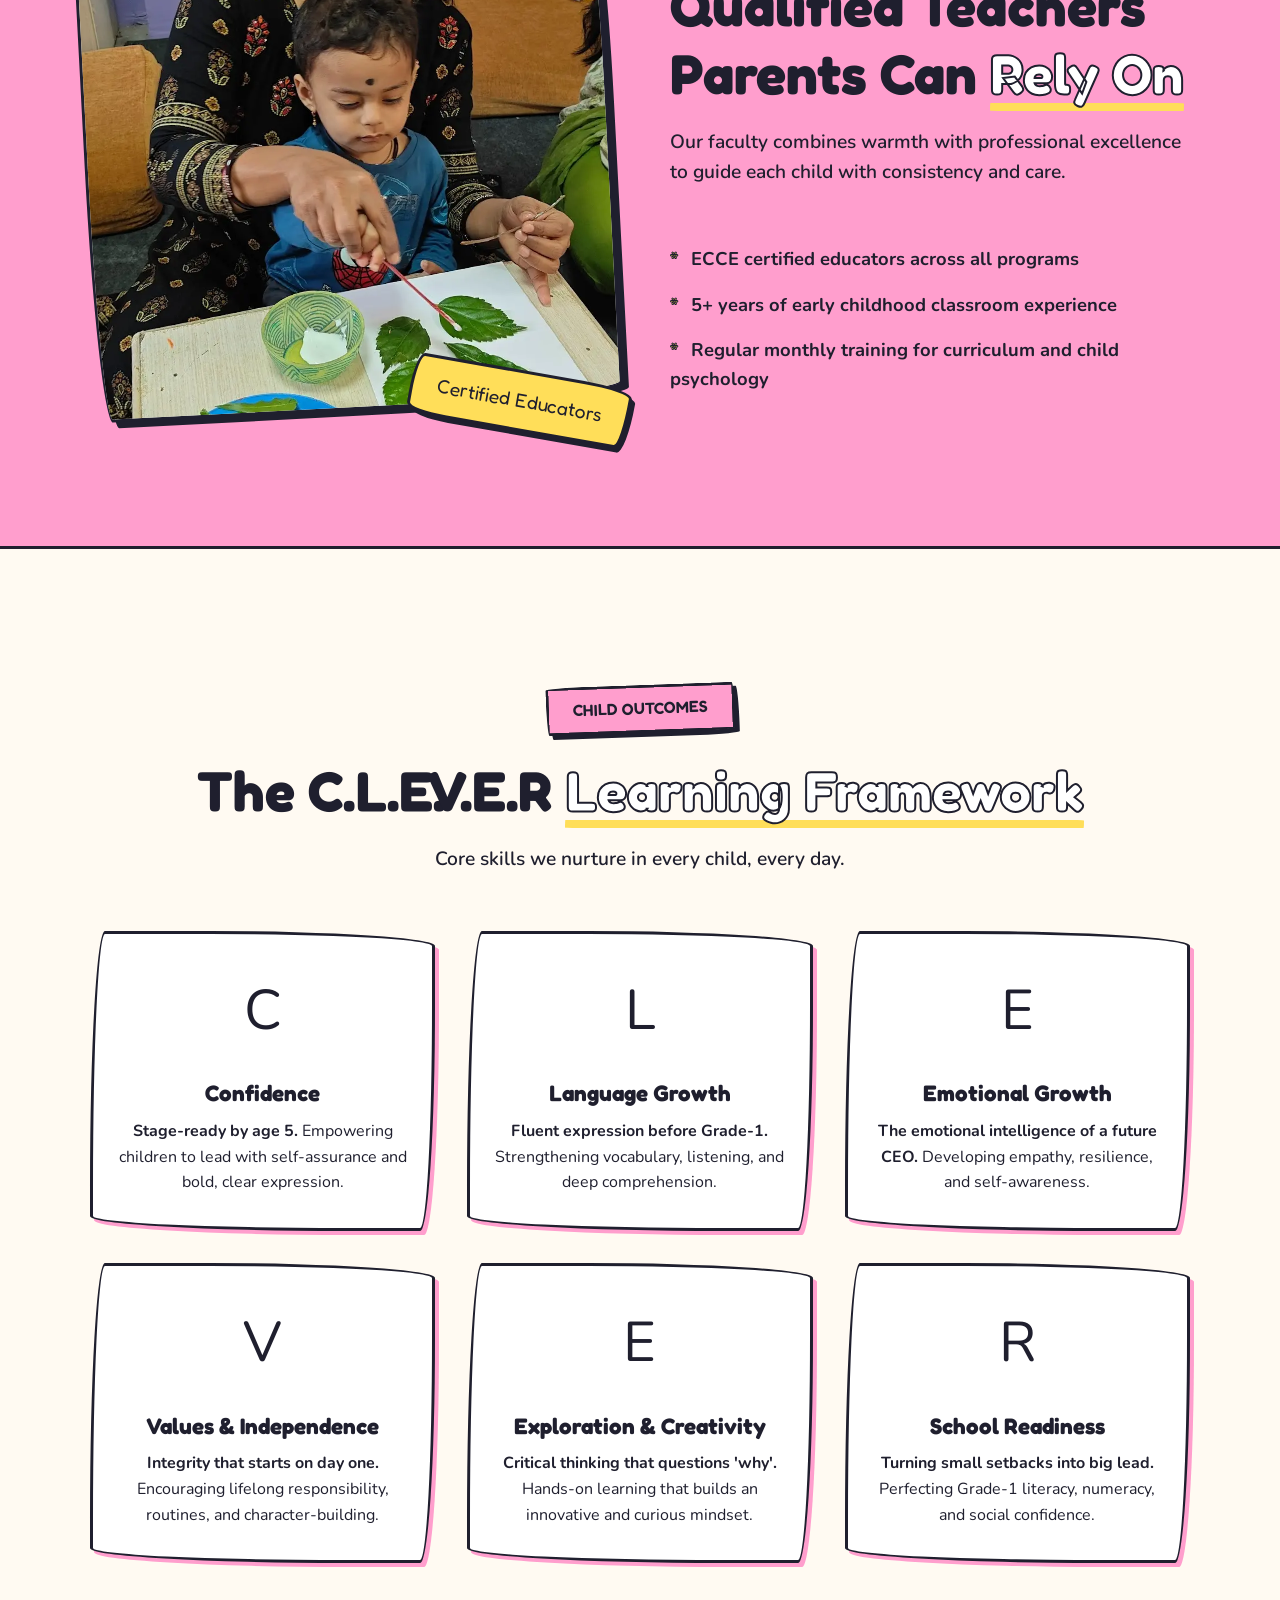
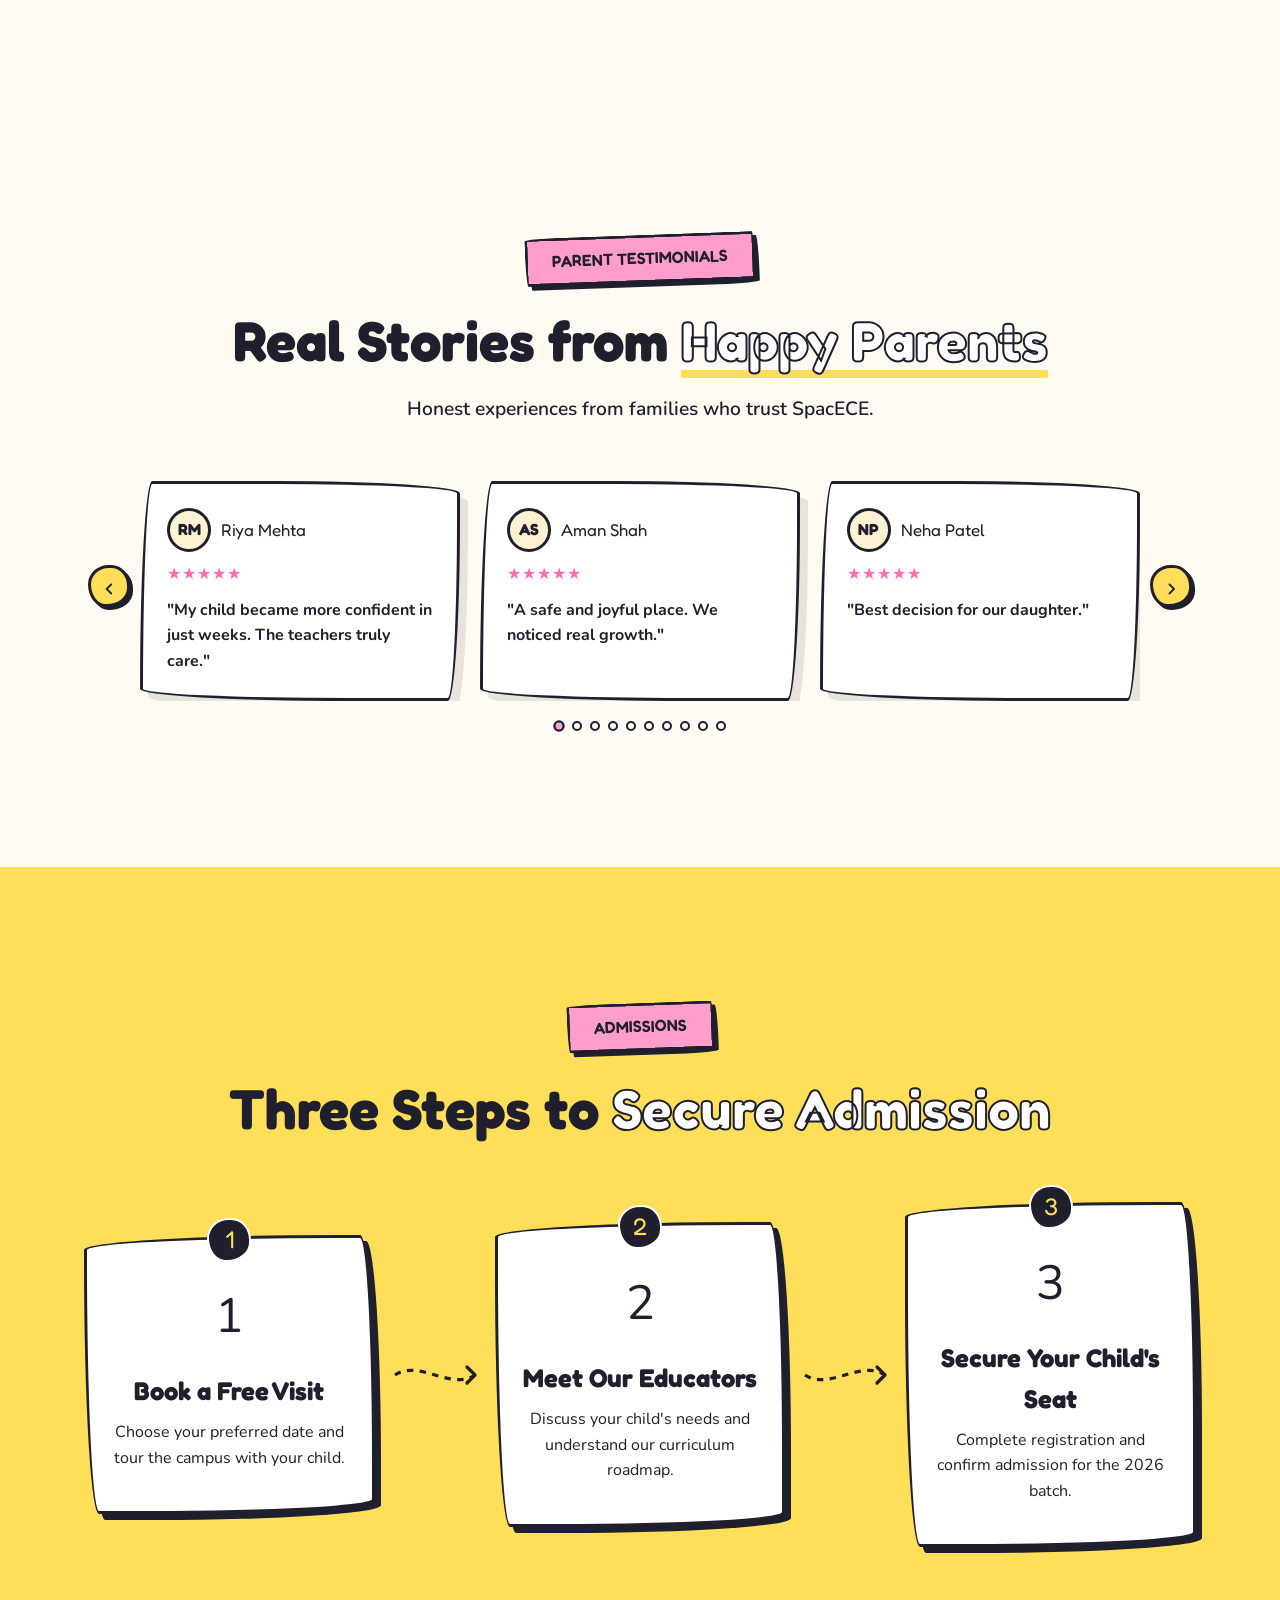
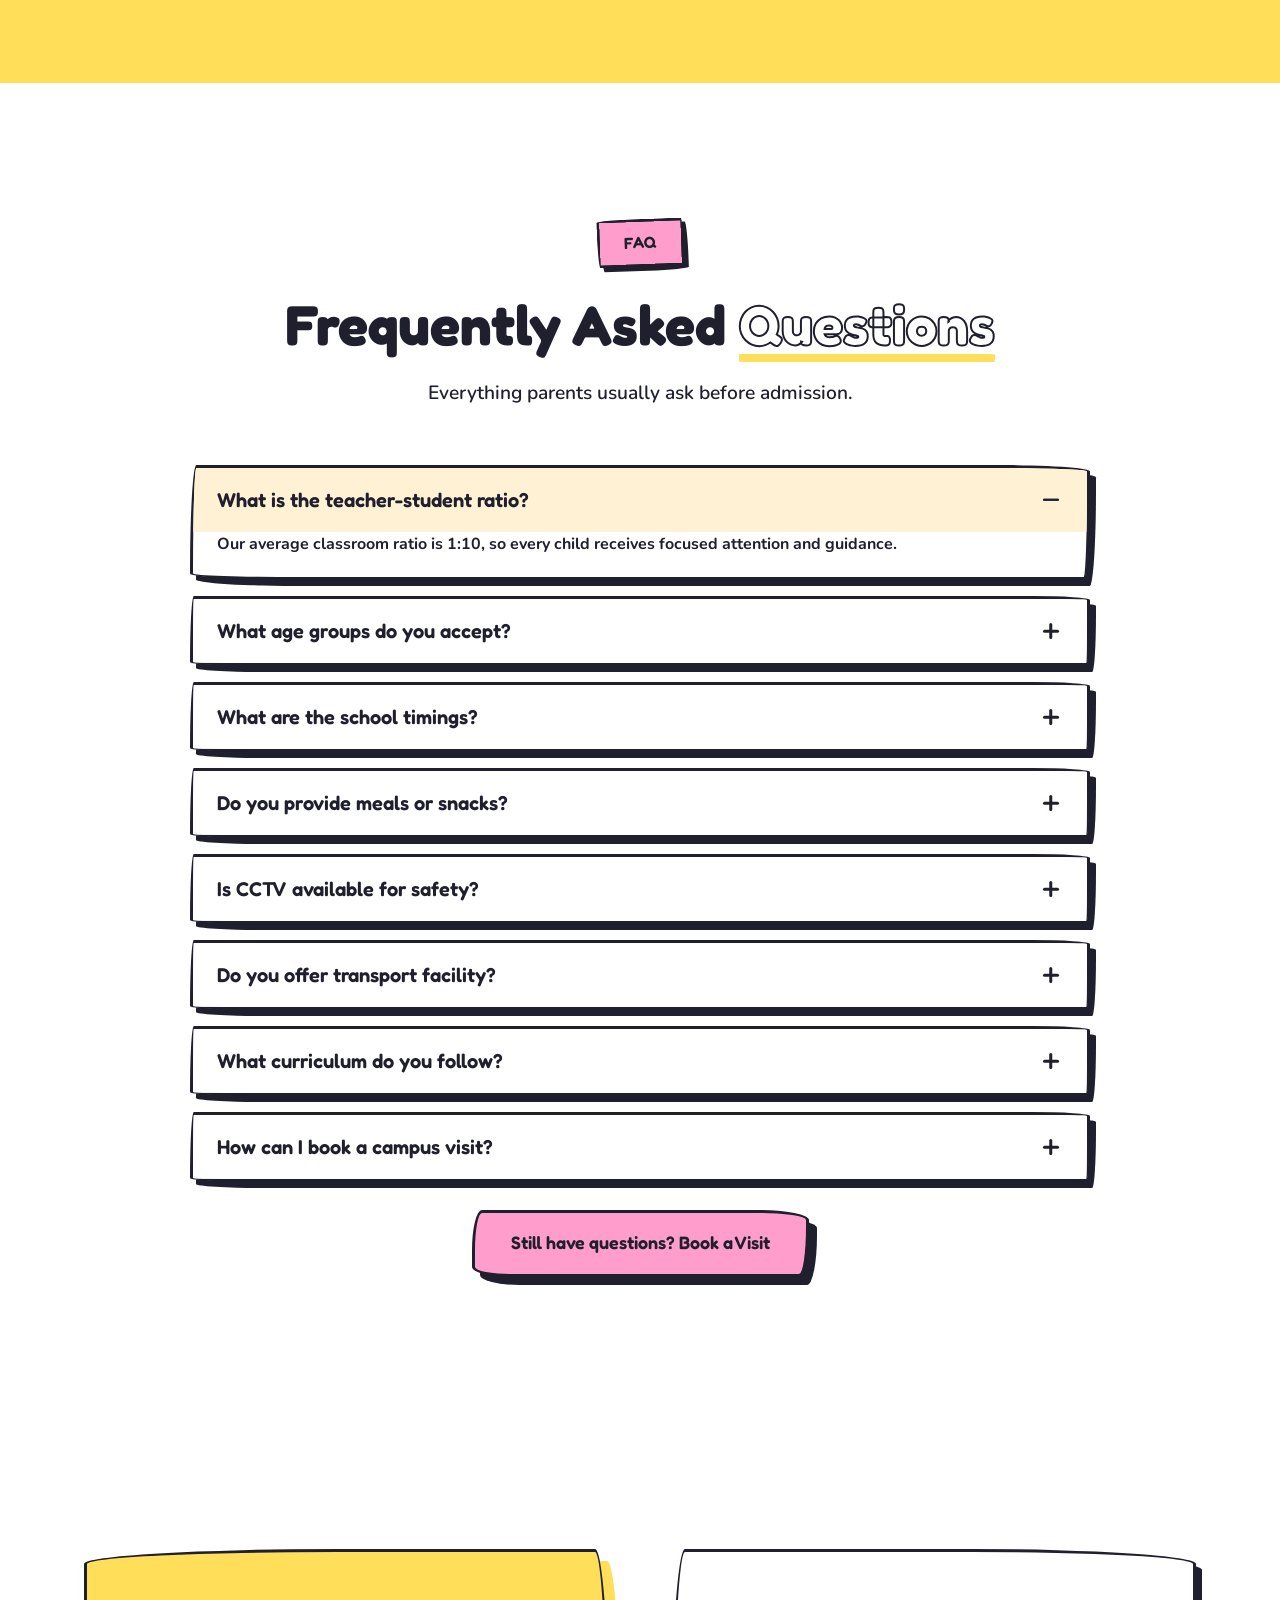
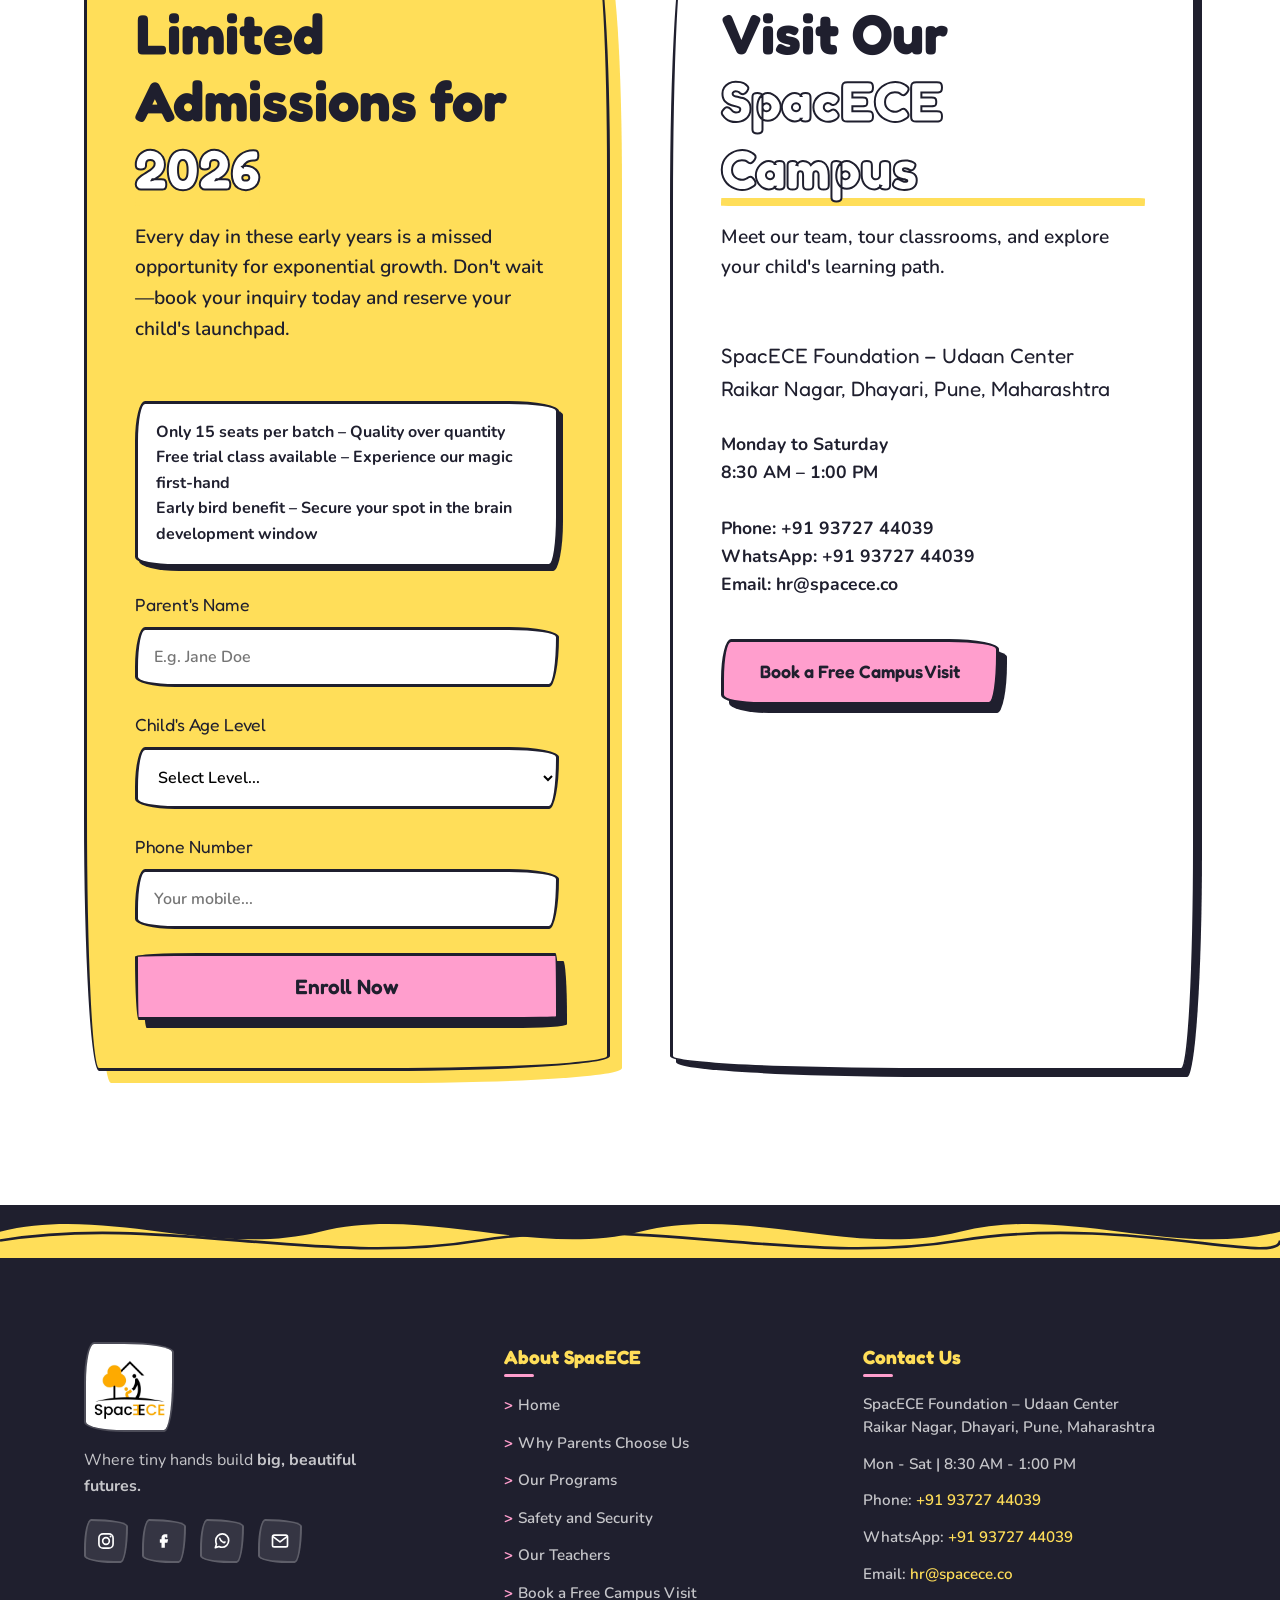
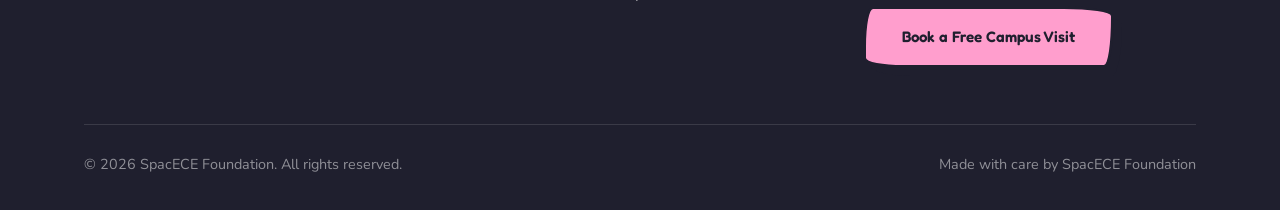
<file: Preschool-admission-landing/index.html>
﻿<!doctype html>
<html lang="en">
  <head>
    <meta charset="UTF-8" />
    <meta name="viewport" content="width=device-width, initial-scale=1.0" />
    <meta
      name="description"
      content="SpacECE Foundation - Trusted preschool in Pune for ages 1-8. Admissions open for 2026."
    />
    <title>SpacECE - Preschool Admissions</title>

    <link rel="preconnect" href="https://fonts.googleapis.com" />
    <link rel="preconnect" href="https://fonts.gstatic.com" crossorigin />
    <link
      href="https://fonts.googleapis.com/css2?family=Fredoka:wght@400;600&family=Nunito:wght@400;600&display=swap"
      rel="stylesheet"
    />
    <link rel="preload" as="image" href="./images/space.ece.logo.webp" />
    <link rel="stylesheet" href="./style.css" />
  </head>

  <body>
    <!-- ===================================================
       GLOBAL ANIMATED DOODLE BACKGROUND LAYER
  =================================================== -->
    <div class="doodle-bg-layer" aria-hidden="true">
      <!-- âœ¦ Star 1 â€“ top left, spinning pink -->
      <svg
        class="bg-doodle bd-star1"
        viewBox="0 0 60 60"
        fill="none"
        xmlns="http://www.w3.org/2000/svg"
      >
        <path
          d="M30 2L36 22H57L40 34L46 54L30 42L14 54L20 34L3 22H24Z"
          fill="#ff9ecd"
          stroke="#1f1f2e"
          stroke-width="3"
          stroke-linejoin="round"
        />
      </svg>

      <!-- âœ¦ Star 2 â€“ bottom right, spinning blue -->
      <svg
        class="bg-doodle bd-star2"
        viewBox="0 0 50 50"
        fill="none"
        xmlns="http://www.w3.org/2000/svg"
      >
        <path
          d="M25 2L30 18H47L33 28L38 44L25 35L12 44L17 28L3 18H20Z"
          fill="#8cd1ff"
          stroke="#1f1f2e"
          stroke-width="3"
          stroke-linejoin="round"
        />
      </svg>

      <!-- âœ¦ Star 3 â€“ mid right, small yellow -->
      <svg
        class="bg-doodle bd-star3"
        viewBox="0 0 40 40"
        fill="none"
        xmlns="http://www.w3.org/2000/svg"
      >
        <path
          d="M20 2L24 13H36L26 20L30 32L20 25L10 32L14 20L4 13H16Z"
          fill="#ffde59"
          stroke="#1f1f2e"
          stroke-width="2.5"
          stroke-linejoin="round"
        />
      </svg>

      <!-- â™¥ Heart â€“ floating up left -->
      <svg
        class="bg-doodle bd-heart1"
        viewBox="0 0 60 55"
        fill="none"
        xmlns="http://www.w3.org/2000/svg"
      >
        <path
          d="M30 50S5 33 5 18C5 10 11 4 18 4C22 4 26 7 30 11C34 7 38 4 42 4C49 4 55 10 55 18C55 33 30 50 30 50Z"
          fill="#ff9ecd"
          stroke="#1f1f2e"
          stroke-width="3"
          stroke-linejoin="round"
        />
      </svg>

      <!-- â™¥ Heart 2 â€“ bottom centre, green -->
      <svg
        class="bg-doodle bd-heart2"
        viewBox="0 0 50 46"
        fill="none"
        xmlns="http://www.w3.org/2000/svg"
      >
        <path
          d="M25 42S4 28 4 15C4 8 9 3 15 3C18 3 22 6 25 9C28 6 32 3 35 3C41 3 46 8 46 15C46 28 25 42 25 42Z"
          fill="#bce287"
          stroke="#1f1f2e"
          stroke-width="3"
        />
      </svg>

      <!-- â—‹ Spiral / circle ring -->
      <svg
        class="bg-doodle bd-spiral1"
        viewBox="0 0 80 80"
        fill="none"
        xmlns="http://www.w3.org/2000/svg"
      >
        <circle
          cx="40"
          cy="40"
          r="34"
          stroke="#d7a1f9"
          stroke-width="4"
          stroke-dasharray="12 8"
        />
        <circle
          cx="40"
          cy="40"
          r="20"
          stroke="#ff9ecd"
          stroke-width="3"
          stroke-dasharray="8 6"
        />
        <circle
          cx="40"
          cy="40"
          r="8"
          fill="#ffde59"
          stroke="#1f1f2e"
          stroke-width="2"
        />
      </svg>

      <!-- âœ Pencil doodle -->
      <svg
        class="bg-doodle bd-pencil"
        viewBox="0 0 30 100"
        fill="none"
        xmlns="http://www.w3.org/2000/svg"
      >
        <rect
          x="5"
          y="10"
          width="20"
          height="65"
          rx="3"
          fill="#ffde59"
          stroke="#1f1f2e"
          stroke-width="3"
        />
        <path
          d="M5 75 L15 95 L25 75Z"
          fill="#ff9ecd"
          stroke="#1f1f2e"
          stroke-width="2.5"
          stroke-linejoin="round"
        />
        <line
          x1="5"
          y1="18"
          x2="25"
          y2="18"
          stroke="#1f1f2e"
          stroke-width="2"
        />
        <rect
          x="5"
          y="10"
          width="20"
          height="10"
          rx="2"
          fill="#bce287"
          stroke="#1f1f2e"
          stroke-width="2"
        />
      </svg>

      <!-- â‰‹ Zigzag wave -->
      <svg
        class="bg-doodle bd-zigzag"
        viewBox="0 0 160 40"
        fill="none"
        xmlns="http://www.w3.org/2000/svg"
      >
        <polyline
          points="0,30 20,10 40,30 60,10 80,30 100,10 120,30 140,10 160,30"
          stroke="#ff9ecd"
          stroke-width="4"
          stroke-linecap="round"
          stroke-linejoin="round"
          fill="none"
        />
      </svg>

      <!-- ðŸŒˆ Mini rainbow -->
      <svg
        class="bg-doodle bd-rainbow"
        viewBox="0 0 140 80"
        fill="none"
        xmlns="http://www.w3.org/2000/svg"
      >
        <path
          d="M10 70 Q70 -10 130 70"
          stroke="#ff9ecd"
          stroke-width="10"
          fill="none"
          stroke-linecap="round"
        />
        <path
          d="M22 70 Q70 5   118 70"
          stroke="#ffde59"
          stroke-width="8"
          fill="none"
          stroke-linecap="round"
        />
        <path
          d="M34 70 Q70 18  106 70"
          stroke="#bce287"
          stroke-width="7"
          fill="none"
          stroke-linecap="round"
        />
        <path
          d="M44 70 Q70 28   96 70"
          stroke="#8cd1ff"
          stroke-width="6"
          fill="none"
          stroke-linecap="round"
        />
        <path
          d="M54 70 Q70 36   86 70"
          stroke="#d7a1f9"
          stroke-width="5"
          fill="none"
          stroke-linecap="round"
        />
      </svg>

      <!-- â—† Diamond shapes -->
      <svg
        class="bg-doodle bd-diamond1"
        viewBox="0 0 50 50"
        fill="none"
        xmlns="http://www.w3.org/2000/svg"
      >
        <polygon
          points="25,2 48,25 25,48 2,25"
          fill="#d7a1f9"
          stroke="#1f1f2e"
          stroke-width="3"
        />
      </svg>
      <svg
        class="bg-doodle bd-diamond2"
        viewBox="0 0 40 40"
        fill="none"
        xmlns="http://www.w3.org/2000/svg"
      >
        <polygon
          points="20,2 38,20 20,38 2,20"
          fill="#bce287"
          stroke="#1f1f2e"
          stroke-width="2.5"
        />
      </svg>

      <!-- âœ¦ Cross / plus doodles -->
      <svg
        class="bg-doodle bd-cross1"
        viewBox="0 0 50 50"
        fill="none"
        xmlns="http://www.w3.org/2000/svg"
      >
        <line
          x1="25"
          y1="5"
          x2="25"
          y2="45"
          stroke="#ffde59"
          stroke-width="6"
          stroke-linecap="round"
        />
        <line
          x1="5"
          y1="25"
          x2="45"
          y2="25"
          stroke="#ffde59"
          stroke-width="6"
          stroke-linecap="round"
        />
      </svg>
      <svg
        class="bg-doodle bd-cross2"
        viewBox="0 0 40 40"
        fill="none"
        xmlns="http://www.w3.org/2000/svg"
      >
        <line
          x1="20"
          y1="4"
          x2="20"
          y2="36"
          stroke="#8cd1ff"
          stroke-width="5"
          stroke-linecap="round"
        />
        <line
          x1="4"
          y1="20"
          x2="36"
          y2="20"
          stroke="#8cd1ff"
          stroke-width="5"
          stroke-linecap="round"
        />
      </svg>

      <!-- â— Dots cluster -->
      <svg
        class="bg-doodle bd-dots"
        viewBox="0 0 80 30"
        fill="none"
        xmlns="http://www.w3.org/2000/svg"
      >
        <circle
          cx="10"
          cy="15"
          r="7"
          fill="#ff9ecd"
          stroke="#1f1f2e"
          stroke-width="2"
        />
        <circle
          cx="35"
          cy="10"
          r="5"
          fill="#ffde59"
          stroke="#1f1f2e"
          stroke-width="2"
        />
        <circle
          cx="58"
          cy="18"
          r="6"
          fill="#8cd1ff"
          stroke="#1f1f2e"
          stroke-width="2"
        />
        <circle
          cx="76"
          cy="9"
          r="4"
          fill="#bce287"
          stroke="#1f1f2e"
          stroke-width="2"
        />
      </svg>

      <!-- âˆ¿ Scribble / freehand wave -->
      <svg
        class="bg-doodle bd-scribble"
        viewBox="0 0 200 60"
        fill="none"
        xmlns="http://www.w3.org/2000/svg"
      >
        <path
          d="M5 30 C 20 10, 35 50, 50 30 C 65 10, 80 50, 95 30 C 110 10, 125 50, 140 30 C 155 10, 170 50, 195 30"
          stroke="#d7a1f9"
          stroke-width="4"
          stroke-linecap="round"
          fill="none"
        />
      </svg>

      <!-- ðŸ”” Bell shape  -->
      <svg
        class="bg-doodle bd-bell"
        viewBox="0 0 60 70"
        fill="none"
        xmlns="http://www.w3.org/2000/svg"
      >
        <path
          d="M30 5 C18 5 10 15 10 28 L10 48 H50 L50 28 C50 15 42 5 30 5Z"
          fill="#ffde59"
          stroke="#1f1f2e"
          stroke-width="3"
        />
        <ellipse
          cx="30"
          cy="48"
          rx="20"
          ry="5"
          fill="#ff9ecd"
          stroke="#1f1f2e"
          stroke-width="2"
        />
        <ellipse cx="30" cy="58" rx="7" ry="7" fill="#1f1f2e" />
      </svg>
    </div>

    <!-- =============================
       SPLASH SCREEN INTRO
  ============================= -->
    <div id="splash-screen" class="splash-screen">
      <div class="splash-content">
        <img
          src="./images/space.ece.logo.webp"
          alt="SpacECE Logo"
          class="splash-logo"
          width="1000"
          height="1000"
          decoding="async"
        />
        <div class="splash-loader"></div>
      </div>
    </div>

    <!-- =============================
       STICKY HEADER
  ============================= -->
    <header class="header" id="header">
      <div class="container header__inner">
        <a href="#" class="header__logo">
          <img
            src="./images/space.ece.logo.webp"
            alt="SpacECE Logo"
            class="header__logo-img"
            width="1000"
            height="1000"
            loading="lazy"
            decoding="async"
          />
          <span class="header__logo-text">SpacECE</span>
        </a>

        <nav class="header__nav" id="mainNav">
          <ul class="nav__list">
            <li><a href="#programs" class="nav__link">Programs</a></li>
            <li><a href="#philosophy" class="nav__link">Why Us</a></li>
            <li><a href="#safety" class="nav__link">Safety</a></li>
            <li><a href="#teachers" class="nav__link">Teachers</a></li>
            <li><a href="#faq" class="nav__link">FAQ</a></li>
          </ul>
        </nav>

        <a href="#enroll" class="btn btn--pink btn--cta header__cta"
          >Book a Free Campus Visit</a
        >

        <button class="hamburger" id="hamburger" aria-label="Toggle Menu">
          <span class="hamburger__line"></span>
          <span class="hamburger__line"></span>
          <span class="hamburger__line"></span>
        </button>
      </div>
    </header>

    <main>
      <!-- =============================
         HERO SECTION WITH DOODLES
    ============================= -->
      <section class="hero" id="hero">
        <div class="hero__doodle-bg">
          <svg
            class="doodle-shape doodle-shape--cloud"
            viewBox="0 0 200 100"
            fill="none"
            xmlns="http://www.w3.org/2000/svg"
          >
            <path
              d="M40 80C17.9086 80 0 62.0914 0 40C0 17.9086 17.9086 0 40 0C45.3043 0 50.3676 1.03126 55 2.89461C62.0838 -7.4988 77.0204 -15 95 -15C125.376 -15 150 9.62433 150 40C150 41.6508 149.927 43.2846 149.782 44.8986C166.839 49.3409 180 63.6393 180 80C180 102.091 162.091 120 140 120H40C17.9086 120 0 102.091 0 80Z"
              fill="#ffde59"
              stroke="#1f1f2e"
              stroke-width="4"
            />
          </svg>

          <svg
            class="doodle-shape doodle-shape--star1"
            viewBox="0 0 100 100"
            fill="none"
            xmlns="http://www.w3.org/2000/svg"
          >
            <path
              d="M50 0L64.6946 32.7471L100 39.5492L75 66.2529L80.3893 100L50 85.5L19.6107 100L25 66.2529L0 39.5492L35.3054 32.7471L50 0Z"
              fill="#ff9ecd"
              stroke="#1f1f2e"
              stroke-width="4"
              stroke-linejoin="round"
            />
          </svg>

          <svg
            class="doodle-shape doodle-shape--star2"
            viewBox="0 0 100 100"
            fill="none"
            xmlns="http://www.w3.org/2000/svg"
          >
            <path
              d="M50 0L64.6946 32.7471L100 39.5492L75 66.2529L80.3893 100L50 85.5L19.6107 100L25 66.2529L0 39.5492L35.3054 32.7471L50 0Z"
              fill="#ffde59"
              stroke="#1f1f2e"
              stroke-width="4"
              stroke-linejoin="round"
            />
          </svg>
        </div>

        <div class="container hero__content">
          <div class="hero__text reveal">
            <span class="hero__badge"
              >Admissions Open 2026 | Ages 1-8 | Limited Seats</span
            >
            <h1 class="hero__headline">
              A Trusted Preschool for Ages 1 - 8<br />
              <span>Where Tiny Hands Build Big Dreams</span>
            </h1>
            <p class="hero__sub">
              Play-Based Learning | Safe Campus | Certified Educators.
              <strong
                >90% of a child’s brain develops before age 5. We turn every
                moment into a fearless foundation for their future
                success.</strong
              >
            </p>
            <div class="hero__actions">
              <a href="#enroll" class="btn btn--pink btn--lg btn--cta"
                >Book a Free Campus Visit</a
              >
              <a href="#enroll" class="btn btn--pink btn--cta"
                >Download Brochure</a
              >
            </div>
          </div>

          <div class="hero__visual reveal reveal--right">
            <div class="hero__card-float">
              <div class="float-card fc-1">SpacECE Foundation Campus</div>
              <div class="float-card fc-2">Ages 1-8</div>
            </div>
            <div class="hero__img-box">
              <div class="hero__img-inner">
                <img
                  src="./images/child.jpg"
                  alt="Child learning and playing"
                  class="hero__img-real"
                  loading="eager"
                  width="800"
                  height="600"
                  decoding="async"
                />
              </div>
            </div>
          </div>
        </div>
      </section>

      <!-- =============================
         STATS STRIP
    ============================= -->
      <section class="stats" aria-label="Trust Indicators">
        <div class="container stats__inner">
          <div class="stat reveal">
            <span class="stat__num" data-target="3">0</span>
            <span class="stat__label">Age-Specific Programs (1-8 Years)</span>
          </div>
          <div class="stat reveal">
            <span class="stat__num" data-target="5">0</span>
            <span class="stat__label">Holistic Development Pillars</span>
          </div>
          <div class="stat reveal">
            <span class="stat__num" data-target="100">0</span>
            <span class="stat__label">Happy Families</span>
          </div>
          <div class="stat reveal">
            <span class="stat__num">4.8</span>
            <span class="stat__label">Rated 4.8★ by Parents</span>
          </div>
        </div>
      </section>

      <!-- =============================
         PROGRAMS SECTION
    ============================= -->
      <section class="section section--yellow" id="programs">
        <div class="container">
          <header class="section-header reveal">
            <span class="section-label">Programs</span>
            <h2 class="section-title">
              Programs Designed For <em>Every Stage</em>
            </h2>
            <p class="section-desc">
              Each stage is planned around age-wise milestones so your child
              builds confidence, communication, and school readiness at the
              right pace.
            </p>
          </header>

          <div class="programs__grid">
            <article class="program-card program-card--toddler reveal">
              <div class="program-card__icon">T1</div>
              <div class="program-card__age">Ages 1 - 2 Years</div>
              <h3 class="program-card__title">Toddler Program</h3>
              <p class="program-card__intro">
                <strong
                  >Nurturing the emotional security that allows your child to
                  explore fearlessly.</strong
                >
              </p>
              <ul class="program-card__list">
                <li>
                  Accelerates motor skills and early speech through sensory-rich
                  play
                </li>
                <li>
                  Builds foundational routines for better emotional regulation
                </li>
                <li>
                  Encourages first social milestones with expert-guided group
                  activities
                </li>
              </ul>
              <a href="#enroll" class="btn btn--pink btn--cta"
                >Book a Free Campus Visit</a
              >
            </article>

            <article
              class="program-card program-card--playgroup reveal"
              style="transition-delay: 0.1s"
            >
              <div class="program-card__icon">P2</div>
              <div class="program-card__age">Ages 2 - 4 Years</div>
              <h3 class="program-card__title">Play Group</h3>
              <p class="program-card__intro">
                <strong
                  >Turning natural curiosity into social intelligence and
                  lasting confidence.</strong
                >
              </p>
              <ul class="program-card__list">
                <li>
                  Builds emotional resilience with guided sharing and role play
                </li>
                <li>
                  Strengthens language confidence through storytelling and
                  expression
                </li>
                <li>
                  Develops lifelong collaboration through team-based innovation
                  play
                </li>
              </ul>
              <a href="#enroll" class="btn btn--pink btn--cta"
                >Book a Free Campus Visit</a
              >
            </article>

            <article
              class="program-card program-card--nursery reveal"
              style="transition-delay: 0.2s"
            >
              <div class="program-card__icon">N3</div>
              <div class="program-card__age">Ages 4 - 8 Years</div>
              <h3 class="program-card__title">Nursery and Foundation</h3>
              <p class="program-card__intro">
                <strong
                  >Mastering the 'Big School' readiness that puts them two steps
                  ahead of their peers.</strong
                >
              </p>
              <ul class="program-card__list">
                <li>
                  Grade-1 mastery in literacy, numeracy, and advanced
                  pre-literacy
                </li>
                <li>
                  Improves focus and independent critical thinking through
                  structured tasks
                </li>
                <li>
                  Builds leadership qualities in communication and creative
                  expression
                </li>
              </ul>
              <a href="#enroll" class="btn btn--pink btn--cta"
                >Book a Free Campus Visit</a
              >
            </article>
          </div>
        </div>
      </section>

      <!-- =============================
         WHY CHOOSE US
    ============================= -->
      <section class="section section--white" id="philosophy">
        <div class="container philosophy-wrap">
          <div class="philosophy-text reveal">
            <span class="section-label">Why Parents Choose Us</span>
            <h2 class="section-title">
              Research-Inspired Learning That Delivers <em>Real Outcomes</em>
            </h2>
            <p class="section-desc">
              Our daily practices are inspired by Montessori and EYFS principles
              to build independence, language growth, and social confidence in
              early years.
            </p>
            <a href="#enroll" class="btn btn--pink btn--lg btn--cta"
              >Book a Free Campus Visit</a
            >
          </div>
          <div class="philosophy-points reveal reveal--right">
            <div class="point">
              <div class="point__icon">M</div>
              <div>
                <h3>Montessori and EYFS Inspired</h3>
                <p>
                  Balanced play and guided exploration designed to prepare your
                  child for the complexities of a 2040 world.
                </p>
              </div>
            </div>
            <div class="point">
              <div class="point__icon">1:10</div>
              <div>
                <h3>Low Teacher-Student Ratio</h3>
                <p>
                  Your child’s genius shouldn’t compete for attention. Our 1:10
                  ratio guarantees every voice is heard and nurtured.
                </p>
              </div>
            </div>
            <div class="point">
              <div class="point__icon">R</div>
              <div>
                <h3>Structured Curriculum Roadmap</h3>
                <p>
                  Receive real-time 'Parent Pulse' updates on milestones so you
                  can celebrate every win and breakthrough.
                </p>
              </div>
            </div>
          </div>
        </div>
      </section>

      <!-- =============================
         SAFETY & SECURITY
    ============================= -->
      <section class="section section--yellow" id="safety">
        <div class="container">
          <header class="section-header reveal">
            <span class="section-label">Safety and Security</span>
            <h2 class="section-title">
              A Campus Parents Can <em>Trust Daily</em>
            </h2>
          </header>

          <div class="philosophy-points">
            <div class="point reveal">
              <div class="point__icon">24x7</div>
              <div>
                <h3>CCTV Monitored Campus</h3>
                <p>
                  Every corner is under constant expert surveillance, ensuring a
                  100% secure environment from drop-off to pick-up.
                </p>
              </div>
            </div>
            <div class="point reveal" style="transition-delay: 0.1s">
              <div class="point__icon">H</div>
              <div>
                <h3>Sanitized Classrooms</h3>
                <p>
                  Daily hospital-grade deep cleaning and sanitization protocols
                  keep your child healthy and protected in a child-friendly
                  space.
                </p>
              </div>
            </div>
            <div class="point reveal" style="transition-delay: 0.2s">
              <div class="point__icon">S</div>
              <div>
                <h3>Child-Safe Furniture</h3>
                <p>
                  From rounded edges to non-toxic play materials, every detail
                  is engineered for absolute safety and peace of mind.
                </p>
              </div>
            </div>
          </div>
        </div>
      </section>

      <!-- =============================
         TEACHERS SECTION
    ============================= -->
      <section class="section section--pink" id="teachers">
        <div class="container">
          <div class="teachers-wrap">
            <div class="teachers-img-card reveal">
              <div class="teachers-img-placeholder">
                <img
                  src="./images/unnamed_1771745946431.webp"
                  alt="SpacECE certified educator with students"
                  class="teachers-img-real"
                  loading="lazy"
                  width="1280"
                  height="960"
                  decoding="async"
                />
              </div>
              <div class="teachers-badge float-up">Certified Educators</div>
            </div>
            <div class="teachers-content reveal reveal--right">
              <span class="section-label section-label--alt"
                >Our Educators</span
              >
              <h2 class="section-title">
                Qualified Teachers Parents Can <em>Rely On</em>
              </h2>
              <p class="section-desc">
                Our faculty combines warmth with professional excellence to
                guide each child with consistency and care.
              </p>
              <ul class="teachers-list">
                <li>
                  <span class="t-list-icon">*</span> ECCE certified educators
                  across all programs
                </li>
                <li>
                  <span class="t-list-icon">*</span> 5+ years of early childhood
                  classroom experience
                </li>
                <li>
                  <span class="t-list-icon">*</span> Regular monthly training
                  for curriculum and child psychology
                </li>
              </ul>
            </div>
          </div>
        </div>
      </section>

      <!-- =============================
         CHILD OUTCOMES
    ============================= -->
      <section class="section" id="gains">
        <div class="container">
          <header class="section-header reveal">
            <span class="section-label">Child Outcomes</span>
            <h2 class="section-title">
              The C.L.E.V.E.R <em>Learning Framework</em>
            </h2>
            <p class="section-desc">
              Core skills we nurture in every child, every day.
            </p>
          </header>

          <div class="gains-grid">
            <div class="gain-card reveal">
              <div class="gain-icon float-y-active">C</div>
              <h3>Confidence</h3>
              <p>
                <strong>Stage-ready by age 5.</strong> Empowering children to
                lead with self-assurance and bold, clear expression.
              </p>
            </div>
            <div class="gain-card reveal" style="transition-delay: 0.1s">
              <div class="gain-icon float-y-active delay-1">L</div>
              <h3>Language Growth</h3>
              <p>
                <strong>Fluent expression before Grade-1.</strong> Strengthening
                vocabulary, listening, and deep comprehension.
              </p>
            </div>
            <div class="gain-card reveal" style="transition-delay: 0.2s">
              <div class="gain-icon float-y-active delay-2">E</div>
              <h3>Emotional Growth</h3>
              <p>
                <strong>The emotional intelligence of a future CEO.</strong>
                Developing empathy, resilience, and self-awareness.
              </p>
            </div>
            <div class="gain-card reveal" style="transition-delay: 0.3s">
              <div class="gain-icon float-y-active">V</div>
              <h3>Values & Independence</h3>
              <p>
                <strong>Integrity that starts on day one.</strong> Encouraging
                lifelong responsibility, routines, and character-building.
              </p>
            </div>
            <div class="gain-card reveal" style="transition-delay: 0.4s">
              <div class="gain-icon float-y-active delay-1">E</div>
              <h3>Exploration & Creativity</h3>
              <p>
                <strong>Critical thinking that questions 'why'.</strong>
                Hands-on learning that builds an innovative and curious mindset.
              </p>
            </div>
            <div class="gain-card reveal" style="transition-delay: 0.5s">
              <div class="gain-icon float-y-active delay-2">R</div>
              <h3>School Readiness</h3>
              <p>
                <strong>Turning small setbacks into big lead.</strong>
                Perfecting Grade-1 literacy, numeracy, and social confidence.
              </p>
            </div>
          </div>
        </div>
      </section>

      <!-- =============================
         TESTIMONIALS
    ============================= -->
      <section class="section" id="testimonials">
        <div class="container">
          <header class="section-header reveal">
            <span class="section-label">Parent Testimonials</span>
            <h2 class="section-title">
              Real Stories from <em>Happy Parents</em>
            </h2>
            <p class="section-desc">
              Honest experiences from families who trust SpacECE.
            </p>
          </header>

          <div class="testimonial-slider reveal" id="testimonialSlider">
            <button
              class="ts-nav ts-nav--prev"
              type="button"
              aria-label="Previous testimonial"
            >
              ‹
            </button>
            <div class="ts-viewport">
              <div class="ts-track">
                <article class="ts-card">
                  <div class="ts-meta">
                    <div class="ts-photo">RM</div>
                    <div class="ts-name">Riya Mehta</div>
                  </div>
                  <div class="ts-stars">★★★★★</div>
                  <p class="ts-text">
                    "My child became more confident in just weeks. The teachers
                    truly care."
                  </p>
                </article>
                <article class="ts-card">
                  <div class="ts-meta">
                    <div class="ts-photo">AS</div>
                    <div class="ts-name">Aman Shah</div>
                  </div>
                  <div class="ts-stars">★★★★★</div>
                  <p class="ts-text">
                    "A safe and joyful place. We noticed real growth."
                  </p>
                </article>
                <article class="ts-card">
                  <div class="ts-meta">
                    <div class="ts-photo">NP</div>
                    <div class="ts-name">Neha Patel</div>
                  </div>
                  <div class="ts-stars">★★★★★</div>
                  <p class="ts-text">"Best decision for our daughter."</p>
                </article>
                <article class="ts-card">
                  <div class="ts-meta">
                    <div class="ts-photo">KJ</div>
                    <div class="ts-name">Karan Jain</div>
                  </div>
                  <div class="ts-stars">★★★★★</div>
                  <p class="ts-text">
                    "They focus on emotional development too."
                  </p>
                </article>
                <article class="ts-card">
                  <div class="ts-meta">
                    <div class="ts-photo">PV</div>
                    <div class="ts-name">Pooja Verma</div>
                  </div>
                  <div class="ts-stars">★★★★★</div>
                  <p class="ts-text">"Campus is clean and secure."</p>
                </article>
                <article class="ts-card">
                  <div class="ts-meta">
                    <div class="ts-photo">RS</div>
                    <div class="ts-name">Rohit Singh</div>
                  </div>
                  <div class="ts-stars">★★★★★</div>
                  <p class="ts-text">"Teachers are very gentle."</p>
                </article>
                <article class="ts-card">
                  <div class="ts-meta">
                    <div class="ts-photo">AD</div>
                    <div class="ts-name">Aarti Desai</div>
                  </div>
                  <div class="ts-stars">★★★★★</div>
                  <p class="ts-text">"My son loves going every day."</p>
                </article>
                <article class="ts-card">
                  <div class="ts-meta">
                    <div class="ts-photo">SK</div>
                    <div class="ts-name">Sneha Kapoor</div>
                  </div>
                  <div class="ts-stars">★★★★★</div>
                  <p class="ts-text">"Structured but playful learning."</p>
                </article>
                <article class="ts-card">
                  <div class="ts-meta">
                    <div class="ts-photo">DA</div>
                    <div class="ts-name">Dev Arora</div>
                  </div>
                  <div class="ts-stars">★★★★★</div>
                  <p class="ts-text">"Highly recommend SpacECE."</p>
                </article>
                <article class="ts-card">
                  <div class="ts-meta">
                    <div class="ts-photo">MS</div>
                    <div class="ts-name">Mehul Shah</div>
                  </div>
                  <div class="ts-stars">★★★★★</div>
                  <p class="ts-text">"Great foundation for early years."</p>
                </article>
              </div>
            </div>
            <button
              class="ts-nav ts-nav--next"
              type="button"
              aria-label="Next testimonial"
            >
              ›
            </button>
            <div class="ts-dots" aria-label="Testimonials navigation"></div>
          </div>
        </div>
      </section>

      <!-- =============================
         ADMISSION STEPS
    ============================= -->
      <section class="section section--yellow" id="steps">
        <div class="container">
          <header class="section-header reveal">
            <span class="section-label">Admissions</span>
            <h2 class="section-title">
              Three Steps to <em>Secure Admission</em>
            </h2>
          </header>

          <div class="steps-path">
            <div class="step-card reveal">
              <div class="step-num">1</div>
              <div class="step-icon tilt-active">1</div>
              <h3>Book a Free Visit</h3>
              <p>
                Choose your preferred date and tour the campus with your child.
              </p>
            </div>
            <div class="step-arrow reveal" style="transition-delay: 0.1s">
              <svg
                viewBox="0 0 100 20"
                fill="none"
                xmlns="http://www.w3.org/2000/svg"
              >
                <path
                  d="M0 10 C 30 -10, 70 30, 100 10"
                  stroke="#1f1f2e"
                  stroke-width="4"
                  stroke-dasharray="8 8"
                />
                <path
                  d="M90 0 L100 10 L90 20"
                  stroke="#1f1f2e"
                  stroke-width="4"
                  stroke-linecap="round"
                  stroke-linejoin="round"
                />
              </svg>
            </div>
            <div class="step-card reveal" style="transition-delay: 0.2s">
              <div class="step-num">2</div>
              <div class="step-icon tilt-active delay-1">2</div>
              <h3>Meet Our Educators</h3>
              <p>
                Discuss your child's needs and understand our curriculum
                roadmap.
              </p>
            </div>
            <div class="step-arrow reveal" style="transition-delay: 0.3s">
              <svg
                viewBox="0 0 100 20"
                fill="none"
                xmlns="http://www.w3.org/2000/svg"
              >
                <path
                  d="M0 10 C 30 30, 70 -10, 100 10"
                  stroke="#1f1f2e"
                  stroke-width="4"
                  stroke-dasharray="8 8"
                />
                <path
                  d="M90 0 L100 10 L90 20"
                  stroke="#1f1f2e"
                  stroke-width="4"
                  stroke-linecap="round"
                  stroke-linejoin="round"
                />
              </svg>
            </div>
            <div class="step-card reveal" style="transition-delay: 0.4s">
              <div class="step-num">3</div>
              <div class="step-icon tilt-active delay-2">3</div>
              <h3>Secure Your Child's Seat</h3>
              <p>
                Complete registration and confirm admission for the 2026 batch.
              </p>
            </div>
          </div>
        </div>
      </section>

      <!-- =============================
         FAQ
    ============================= -->
      <section class="section section--white" id="faq">
        <div class="container">
          <header class="section-header reveal">
            <span class="section-label">FAQ</span>
            <h2 class="section-title">Frequently Asked <em>Questions</em></h2>
            <p class="section-desc">
              Everything parents usually ask before admission.
            </p>
          </header>

          <div class="faq-accordion reveal" id="faqAccordion">
            <article class="faq-qa">
              <h3>
                <button
                  class="faq-question"
                  type="button"
                  aria-expanded="true"
                  aria-controls="faq-a1"
                  id="faq-q1"
                >
                  <span>What is the teacher-student ratio?</span>
                  <span class="faq-icon" aria-hidden="true"></span>
                </button>
              </h3>
              <div
                class="faq-answer open"
                id="faq-a1"
                role="region"
                aria-labelledby="faq-q1"
              >
                <p>
                  Our average classroom ratio is 1:10, so every child receives
                  focused attention and guidance.
                </p>
              </div>
            </article>

            <article class="faq-qa">
              <h3>
                <button
                  class="faq-question"
                  type="button"
                  aria-expanded="false"
                  aria-controls="faq-a2"
                  id="faq-q2"
                >
                  <span>What age groups do you accept?</span>
                  <span class="faq-icon" aria-hidden="true"></span>
                </button>
              </h3>
              <div
                class="faq-answer"
                id="faq-a2"
                role="region"
                aria-labelledby="faq-q2"
              >
                <p>
                  We welcome children from 1 to 8 years through age-specific
                  early years and foundation programs.
                </p>
              </div>
            </article>

            <article class="faq-qa">
              <h3>
                <button
                  class="faq-question"
                  type="button"
                  aria-expanded="false"
                  aria-controls="faq-a3"
                  id="faq-q3"
                >
                  <span>What are the school timings?</span>
                  <span class="faq-icon" aria-hidden="true"></span>
                </button>
              </h3>
              <div
                class="faq-answer"
                id="faq-a3"
                role="region"
                aria-labelledby="faq-q3"
              >
                <p>
                  Monday to Saturday, 8:30 AM to 1:00 PM, with age-wise slot
                  guidance during admission.
                </p>
              </div>
            </article>

            <article class="faq-qa">
              <h3>
                <button
                  class="faq-question"
                  type="button"
                  aria-expanded="false"
                  aria-controls="faq-a4"
                  id="faq-q4"
                >
                  <span>Do you provide meals or snacks?</span>
                  <span class="faq-icon" aria-hidden="true"></span>
                </button>
              </h3>
              <div
                class="faq-answer"
                id="faq-a4"
                role="region"
                aria-labelledby="faq-q4"
              >
                <p>
                  Yes, hygienic snacks are available and parents receive meal
                  guidance for age-appropriate nutrition.
                </p>
              </div>
            </article>

            <article class="faq-qa">
              <h3>
                <button
                  class="faq-question"
                  type="button"
                  aria-expanded="false"
                  aria-controls="faq-a5"
                  id="faq-q5"
                >
                  <span>Is CCTV available for safety?</span>
                  <span class="faq-icon" aria-hidden="true"></span>
                </button>
              </h3>
              <div
                class="faq-answer"
                id="faq-a5"
                role="region"
                aria-labelledby="faq-q5"
              >
                <p>
                  Yes, key campus zones are CCTV monitored to support daily
                  safety and security practices.
                </p>
              </div>
            </article>

            <article class="faq-qa">
              <h3>
                <button
                  class="faq-question"
                  type="button"
                  aria-expanded="false"
                  aria-controls="faq-a6"
                  id="faq-q6"
                >
                  <span>Do you offer transport facility?</span>
                  <span class="faq-icon" aria-hidden="true"></span>
                </button>
              </h3>
              <div
                class="faq-answer"
                id="faq-a6"
                role="region"
                aria-labelledby="faq-q6"
              >
                <p>
                  Yes, transport support is available on selected routes within
                  Pune.
                </p>
              </div>
            </article>

            <article class="faq-qa">
              <h3>
                <button
                  class="faq-question"
                  type="button"
                  aria-expanded="false"
                  aria-controls="faq-a7"
                  id="faq-q7"
                >
                  <span>What curriculum do you follow?</span>
                  <span class="faq-icon" aria-hidden="true"></span>
                </button>
              </h3>
              <div
                class="faq-answer"
                id="faq-a7"
                role="region"
                aria-labelledby="faq-q7"
              >
                <p>
                  Our approach is inspired by Montessori and EYFS, with a
                  structured roadmap for developmental milestones.
                </p>
              </div>
            </article>

            <article class="faq-qa">
              <h3>
                <button
                  class="faq-question"
                  type="button"
                  aria-expanded="false"
                  aria-controls="faq-a8"
                  id="faq-q8"
                >
                  <span>How can I book a campus visit?</span>
                  <span class="faq-icon" aria-hidden="true"></span>
                </button>
              </h3>
              <div
                class="faq-answer"
                id="faq-a8"
                role="region"
                aria-labelledby="faq-q8"
              >
                <p>
                  Click any "Book a Free Campus Visit" button on this page and
                  submit your details in the form.
                </p>
              </div>
            </article>
          </div>

          <div class="faq-cta-wrap reveal">
            <a href="#enroll" class="btn btn--pink btn--cta"
              >Still have questions? Book a Visit</a
            >
          </div>
        </div>
      </section>

      <!-- =============================
         CONTACT / ENROLL FORM
    ============================= -->
      <section class="section section--white" id="enroll">
        <div class="container contact-grid">
          <div class="enroll-box reveal">
            <h2 class="section-title">Limited Admissions for <em>2026</em></h2>
            <p class="section-desc">
              Every day in these early years is a missed opportunity for
              exponential growth. Don't wait—book your inquiry today and reserve
              your child's launchpad.
            </p>
            <div class="form-urgency">
              <p>
                <strong>Only 15 seats per batch</strong> – Quality over quantity
              </p>
              <p>
                <strong>Free trial class available</strong> – Experience our
                magic first-hand
              </p>
              <p>
                <strong>Early bird benefit</strong> – Secure your spot in the
                brain development window
              </p>
            </div>

            <form id="enrollForm">
              <div class="form-group">
                <label class="form-label">Parent's Name</label>
                <input
                  type="text"
                  id="parentName"
                  class="form-input"
                  placeholder="E.g. Jane Doe"
                  required
                />
              </div>
              <div class="form-group">
                <label class="form-label">Child's Age Level</label>
                <select id="childAge" class="form-input" required>
                  <option value="">Select Level...</option>
                  <option value="Toddler">Toddler (1-2 yrs)</option>
                  <option value="Playgroup">Playgroup (2-4 yrs)</option>
                  <option value="Nursery">Nursery/Foundation (4-8 yrs)</option>
                </select>
              </div>
              <div class="form-group">
                <label class="form-label">Phone Number</label>
                <input
                  type="tel"
                  id="mobile"
                  class="form-input"
                  placeholder="Your mobile..."
                  required
                />
              </div>
              <button
                type="submit"
                class="btn btn--pink btn--lg btn--cta"
                style="width: 100%"
              >
                Enroll Now
              </button>
            </form>
          </div>

          <div class="contact-info reveal reveal--right">
            <h2 class="section-title">Visit Our <em>SpacECE Campus</em></h2>
            <p class="section-desc">
              Meet our team, tour classrooms, and explore your child's learning
              path.
            </p>
            <div
              style="
                font-family: var(--font-display);
                font-size: 1.3rem;
                margin-bottom: 24px;
              "
            >
              SpacECE Foundation – Udaan Center<br />
              Raikar Nagar, Dhayari, Pune, Maharashtra
            </div>
            <div
              style="font-size: 1.1rem; font-weight: 700; margin-bottom: 40px"
            >
              Monday to Saturday<br />
              8:30 AM – 1:00 PM<br /><br />
              Phone: +91 93727 44039<br />
              WhatsApp: +91 93727 44039<br />
              Email: hr@spacece.co
            </div>
            <a href="#enroll" class="btn btn--pink btn--cta"
              >Book a Free Campus Visit</a
            >
          </div>
        </div>
      </section>
    </main>

    <!-- ===========================
       BACK TO TOP BUTTON
  =========================== -->
    <button
      id="backToTop"
      class="back-to-top"
      aria-label="Back to top"
      title="Back to top"
    >
      <svg
        viewBox="0 0 24 24"
        fill="none"
        xmlns="http://www.w3.org/2000/svg"
        width="22"
        height="22"
      >
        <path
          d="M12 19V5M5 12l7-7 7 7"
          stroke="#1f1f2e"
          stroke-width="3"
          stroke-linecap="round"
          stroke-linejoin="round"
        />
      </svg>
    </button>

    <!-- ===========================
       FOOTER (REDESIGNED)
  =========================== -->
    <footer class="footer">
      <div class="footer__doodle" aria-hidden="true">
        <svg
          viewBox="0 0 1440 60"
          fill="none"
          xmlns="http://www.w3.org/2000/svg"
          preserveAspectRatio="none"
        >
          <path
            d="M0 30 C 120 0, 240 60, 360 30 C 480 0, 600 60, 720 30 C 840 0, 960 60, 1080 30 C 1200 0, 1320 60, 1440 30 L1440 60 L0 60Z"
            fill="#ffde59"
          />
          <path
            d="M0 40 C 180 10, 360 70, 540 40 C 720 10, 900 70, 1080 40 C 1260 10, 1440 70, 1440 40"
            stroke="#1f1f2e"
            stroke-width="3"
            fill="none"
          />
        </svg>
      </div>

      <div class="footer__body">
        <div class="container">
          <div class="footer__grid">
            <div class="footer__col footer__col--brand">
              <a href="#" class="footer__logo">
                <img
                  src="./images/space.ece.logo.webp"
                  alt="SpacECE Logo"
                  class="footer__logo-img"
                  width="1000"
                  height="1000"
                  loading="lazy"
                  decoding="async"
                />
              </a>
              <p class="footer__tagline">
                Where tiny hands build <strong>big, beautiful futures.</strong>
              </p>
              <div class="footer__social">
                <a
                  href="https://www.instagram.com/spac.ece/"
                  target="_blank"
                  rel="noopener noreferrer"
                  class="social-btn"
                  aria-label="Instagram"
                >
                  <svg
                    class="social-btn__icon"
                    viewBox="0 0 24 24"
                    fill="none"
                    xmlns="http://www.w3.org/2000/svg"
                  >
                    <rect
                      x="3.5"
                      y="3.5"
                      width="17"
                      height="17"
                      rx="5"
                      stroke="currentColor"
                      stroke-width="2"
                    />
                    <circle
                      cx="12"
                      cy="12"
                      r="4"
                      stroke="currentColor"
                      stroke-width="2"
                    />
                    <circle cx="17.5" cy="6.5" r="1.2" fill="currentColor" />
                  </svg>
                </a>
                <a
                  href="https://www.facebook.com/SpacECE/"
                  target="_blank"
                  rel="noopener noreferrer"
                  class="social-btn"
                  aria-label="Facebook"
                >
                  <svg
                    class="social-btn__icon"
                    viewBox="0 0 24 24"
                    fill="none"
                    xmlns="http://www.w3.org/2000/svg"
                  >
                    <path
                      d="M14 8H16V4H13C10.8 4 9 5.8 9 8V10H7V14H9V20H13V14H16L17 10H13V8C13 7.4 13.4 7 14 7V8Z"
                      fill="currentColor"
                    />
                  </svg>
                </a>
                <a
                  href="https://wa.me/919372744039"
                  target="_blank"
                  rel="noopener noreferrer"
                  class="social-btn"
                  aria-label="WhatsApp"
                >
                  <svg
                    class="social-btn__icon"
                    viewBox="0 0 24 24"
                    fill="none"
                    xmlns="http://www.w3.org/2000/svg"
                  >
                    <path
                      d="M20 11.5C20 16 16.4 19.5 12 19.5C10.7 19.5 9.6 19.2 8.5 18.6L4 20L5.4 15.7C4.8 14.5 4.5 13.1 4.5 11.5C4.5 7 8.1 3.5 12.5 3.5C16.9 3.5 20 7 20 11.5Z"
                      stroke="currentColor"
                      stroke-width="2"
                      stroke-linecap="round"
                      stroke-linejoin="round"
                    />
                    <path
                      d="M9.4 8.8C9.7 10 10.7 11.6 12.3 12.8C13 13.3 13.8 13.8 14.7 14.1L15.6 13.2"
                      stroke="currentColor"
                      stroke-width="2"
                      stroke-linecap="round"
                      stroke-linejoin="round"
                    />
                  </svg>
                </a>
                <a
                  href="mailto:hr@spacece.co"
                  class="social-btn"
                  aria-label="Email"
                >
                  <svg
                    class="social-btn__icon"
                    viewBox="0 0 24 24"
                    fill="none"
                    xmlns="http://www.w3.org/2000/svg"
                  >
                    <rect
                      x="3"
                      y="5"
                      width="18"
                      height="14"
                      rx="2"
                      stroke="currentColor"
                      stroke-width="2"
                    />
                    <path
                      d="M4 7L12 13L20 7"
                      stroke="currentColor"
                      stroke-width="2"
                      stroke-linecap="round"
                      stroke-linejoin="round"
                    />
                  </svg>
                </a>
              </div>
            </div>

            <div class="footer__col">
              <h3 class="footer__col-title">About SpacECE</h3>
              <ul class="footer__links">
                <li><a href="#hero">Home</a></li>
                <li><a href="#philosophy">Why Parents Choose Us</a></li>
                <li><a href="#programs">Our Programs</a></li>
                <li><a href="#safety">Safety and Security</a></li>
                <li><a href="#teachers">Our Teachers</a></li>
                <li><a href="#enroll">Book a Free Campus Visit</a></li>
              </ul>
            </div>

            <div class="footer__col">
              <h3 class="footer__col-title">Contact Us</h3>
              <ul class="footer__contact-list">
                <li>
                  SpacECE Foundation – Udaan Center<br />Raikar Nagar, Dhayari,
                  Pune, Maharashtra
                </li>
                <li>Mon - Sat | 8:30 AM - 1:00 PM</li>
                <li>Phone: <a href="tel:+919372744039">+91 93727 44039</a></li>
                <li>
                  WhatsApp:
                  <a
                    href="https://wa.me/919372744039"
                    target="_blank"
                    rel="noopener noreferrer"
                    >+91 93727 44039</a
                  >
                </li>
                <li>Email: <a href="mailto:hr@spacece.co">hr@spacece.co</a></li>
              </ul>
              <a
                href="#enroll"
                class="btn btn--pink btn--cta"
                style="margin-top: 20px; font-size: 0.95rem"
                >Book a Free Campus Visit</a
              >
            </div>
          </div>

          <div class="footer__bottom">
            <p>&copy; 2026 SpacECE Foundation. All rights reserved.</p>
            <p class="footer__bottom-right">
              Made with care by SpacECE Foundation
            </p>
          </div>
        </div>
      </div>
    </footer>

    <script src="./script.min.js" defer></script>
  </body>
</html>
</file>
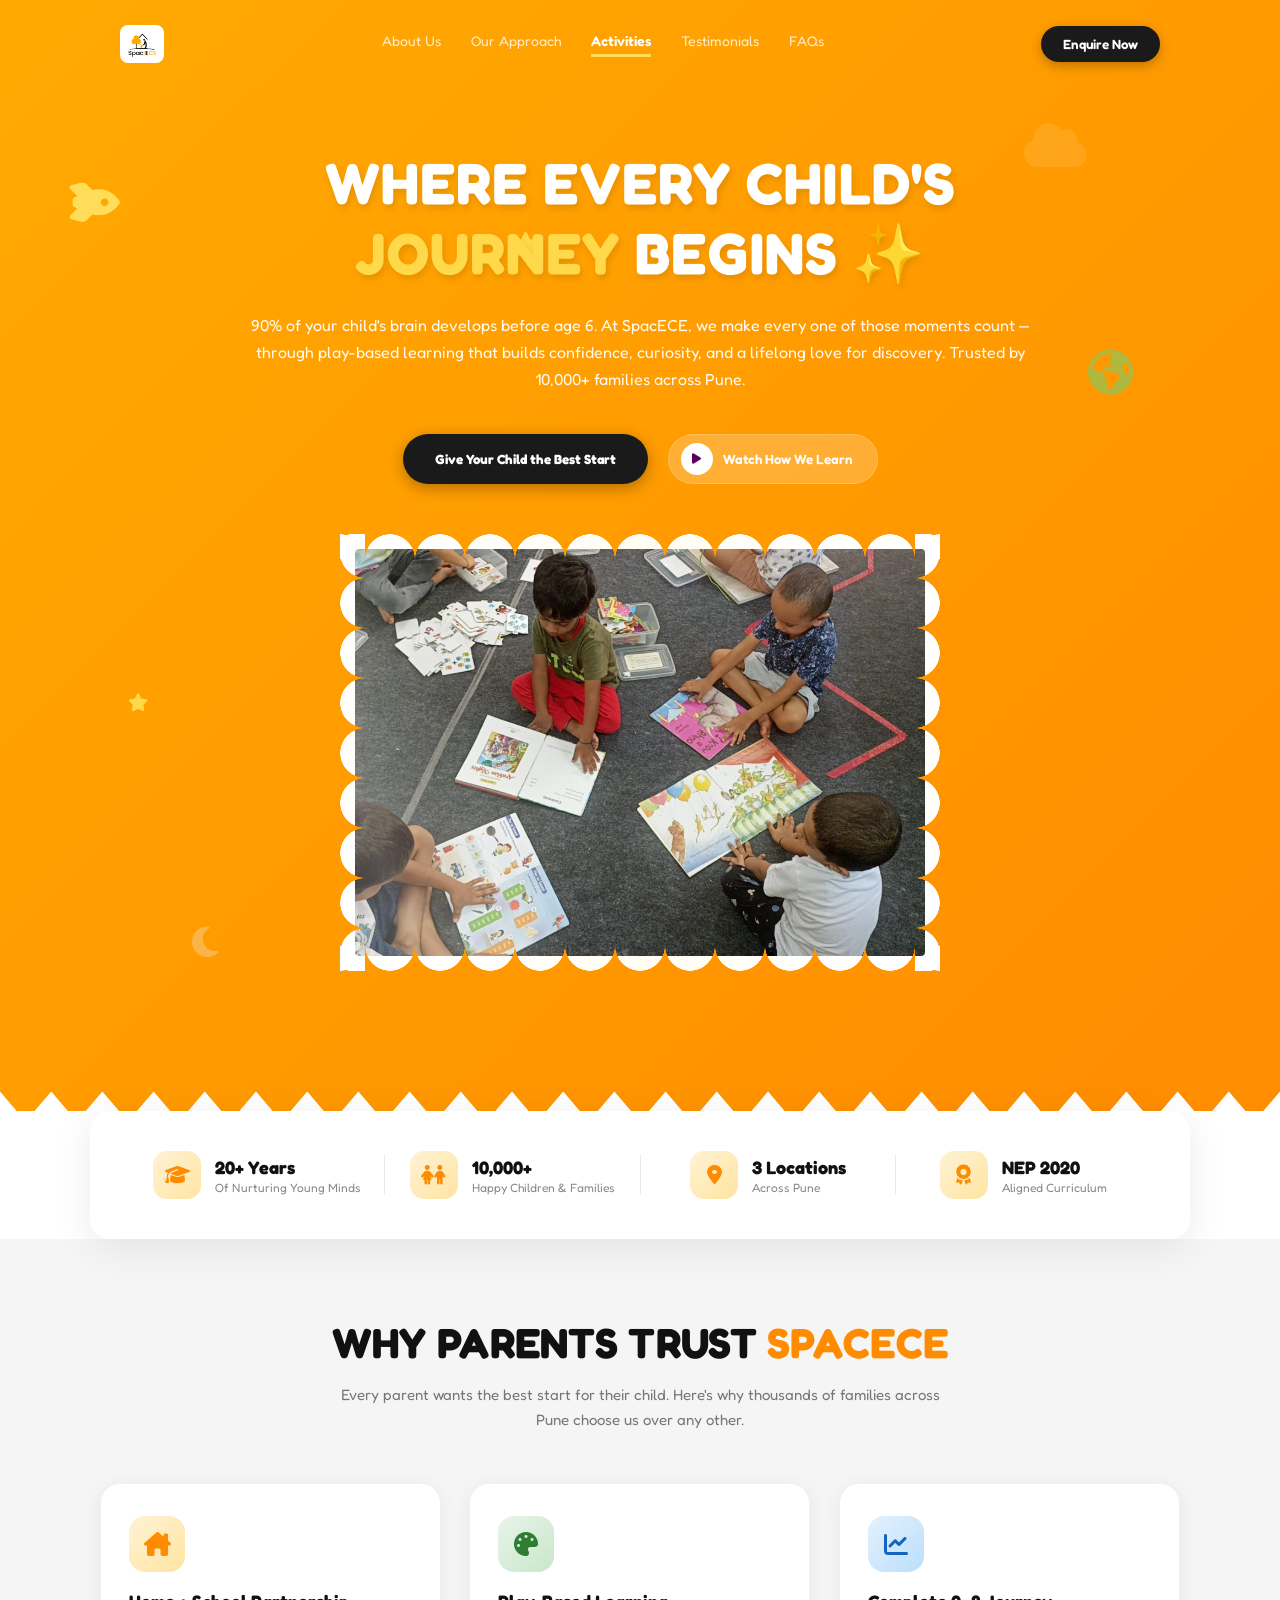
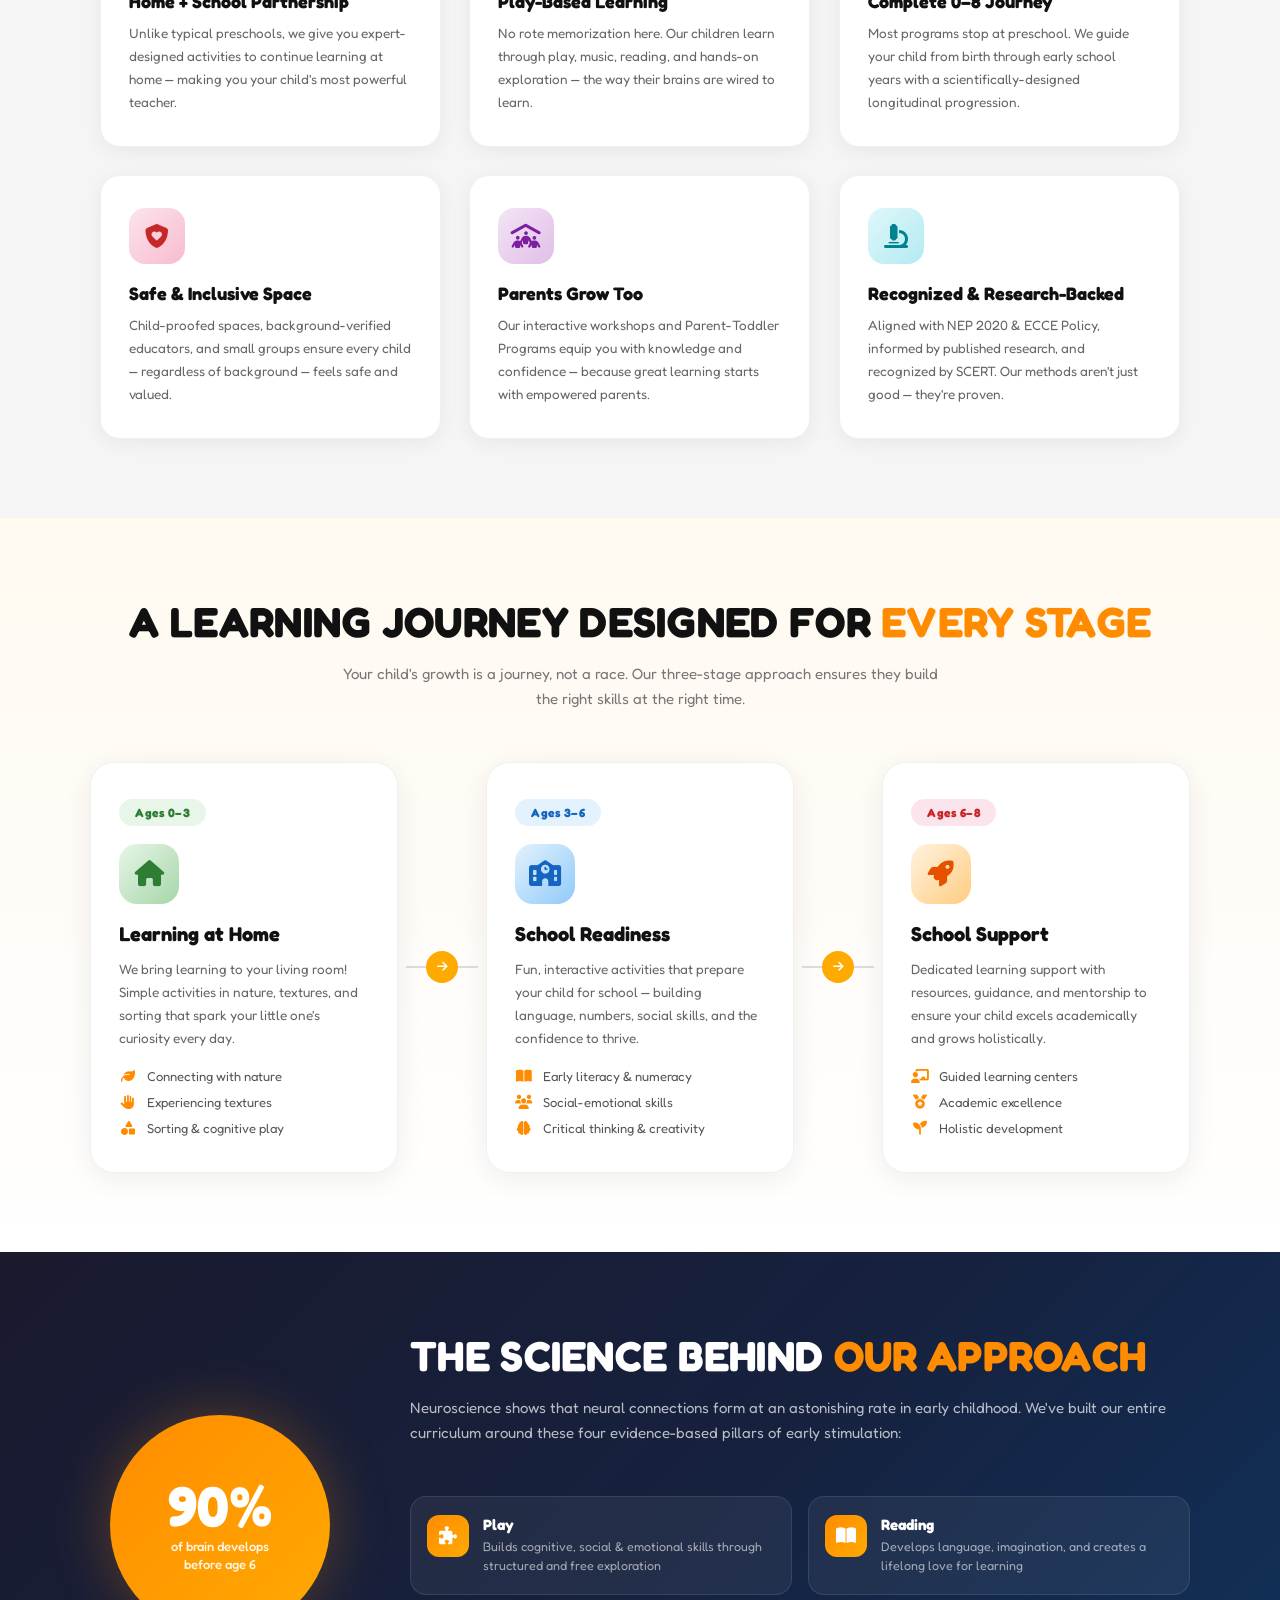
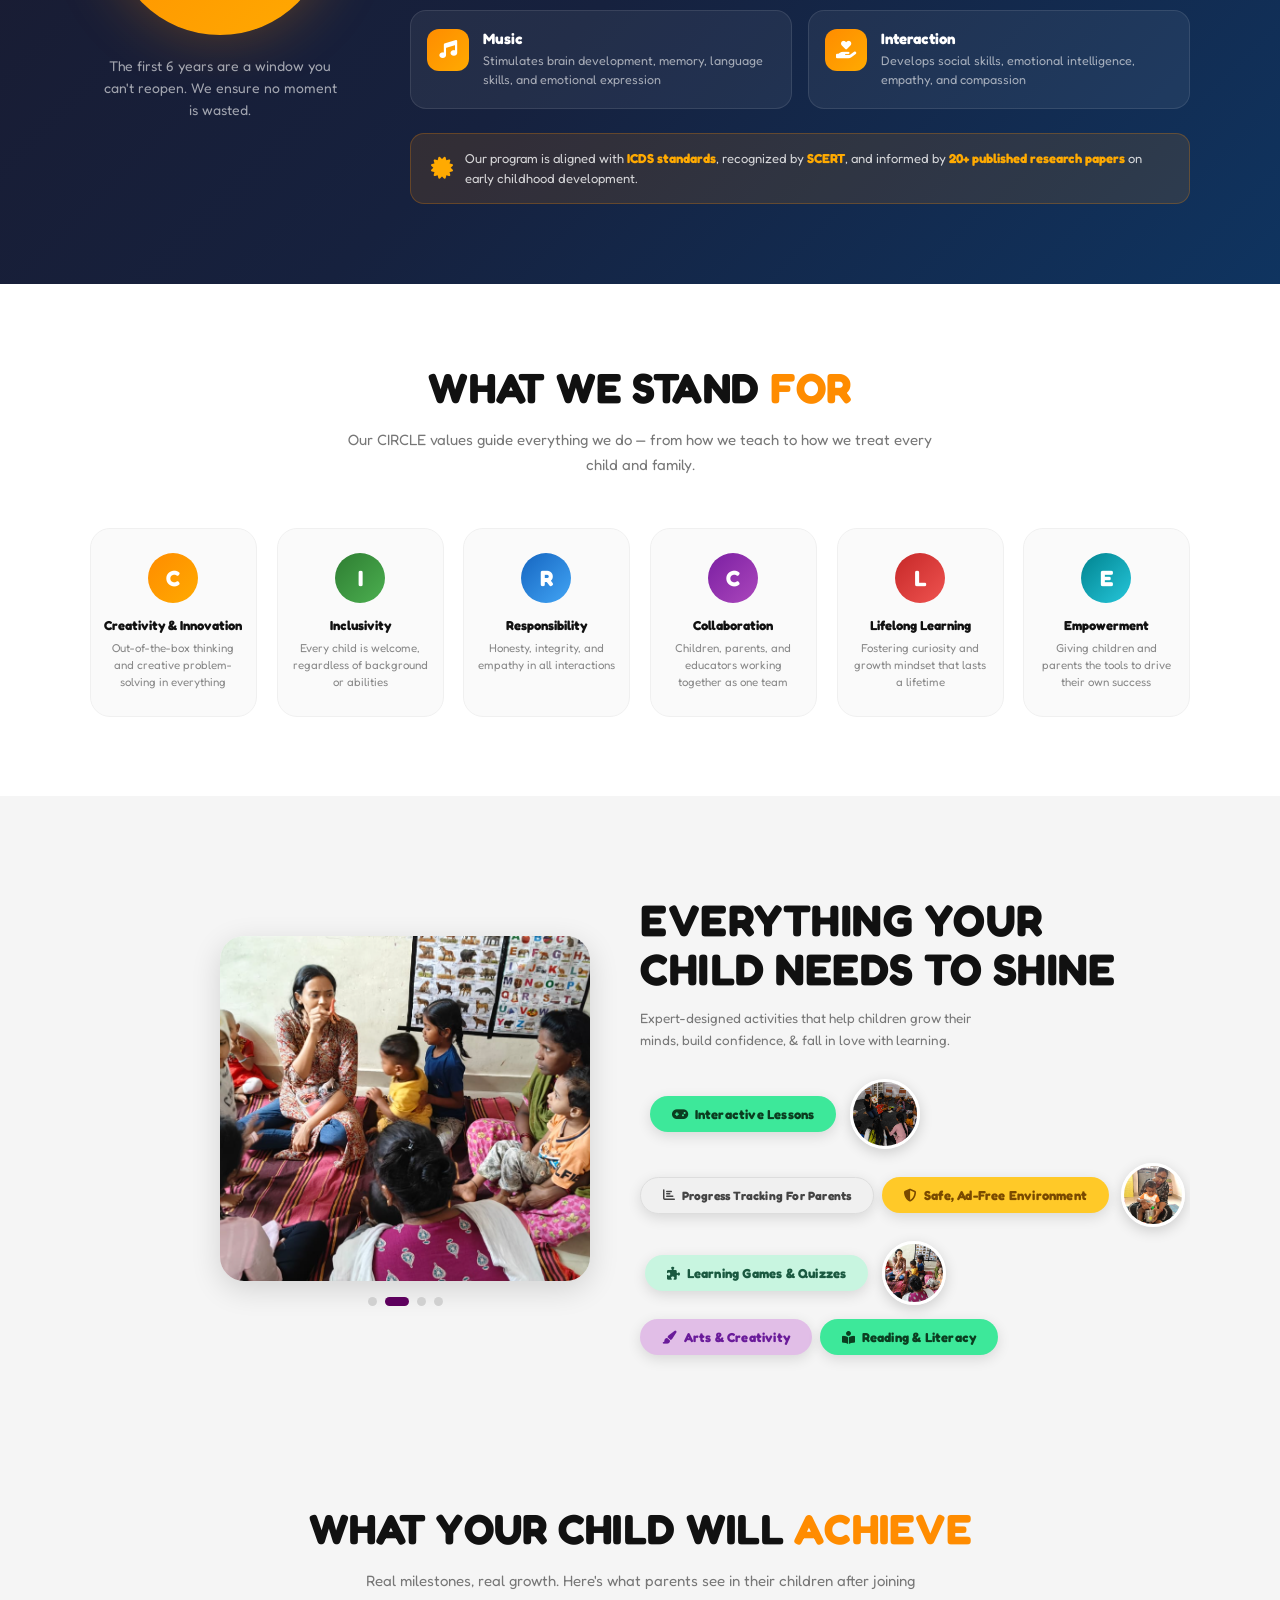
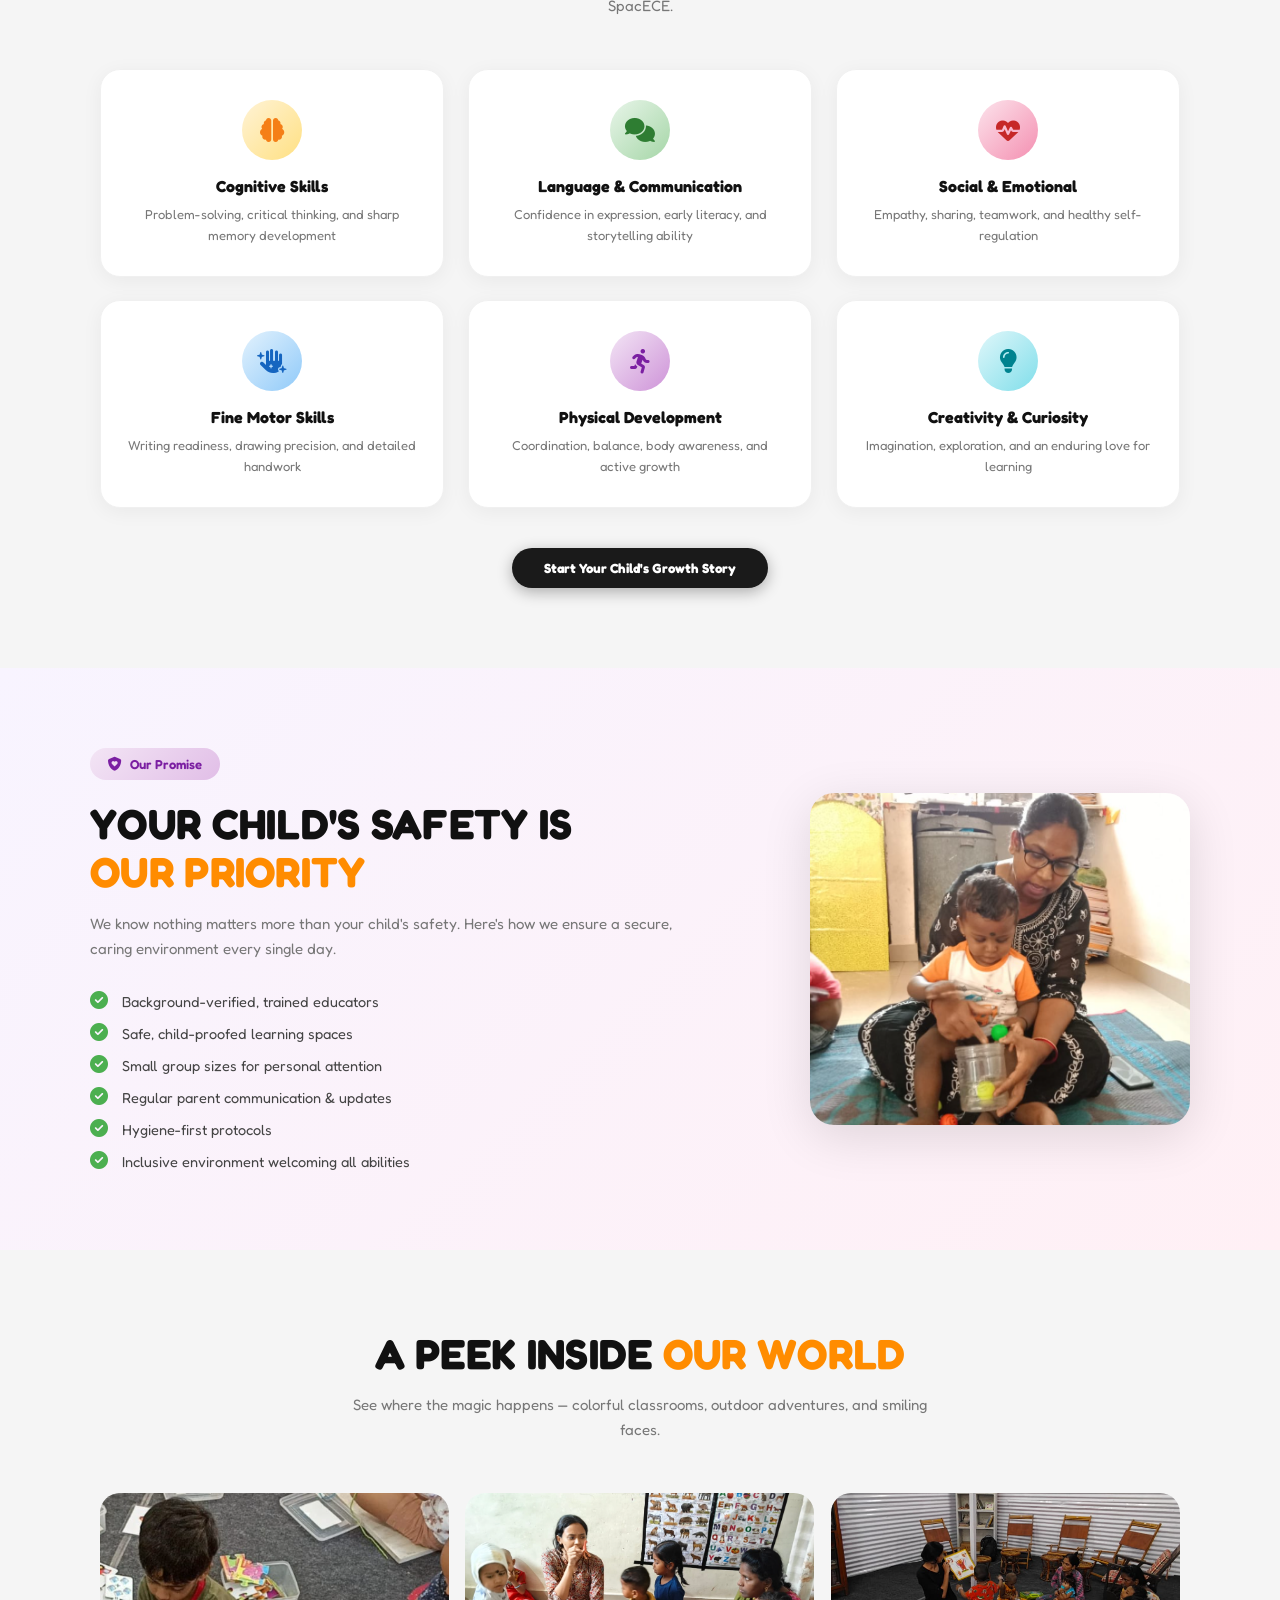
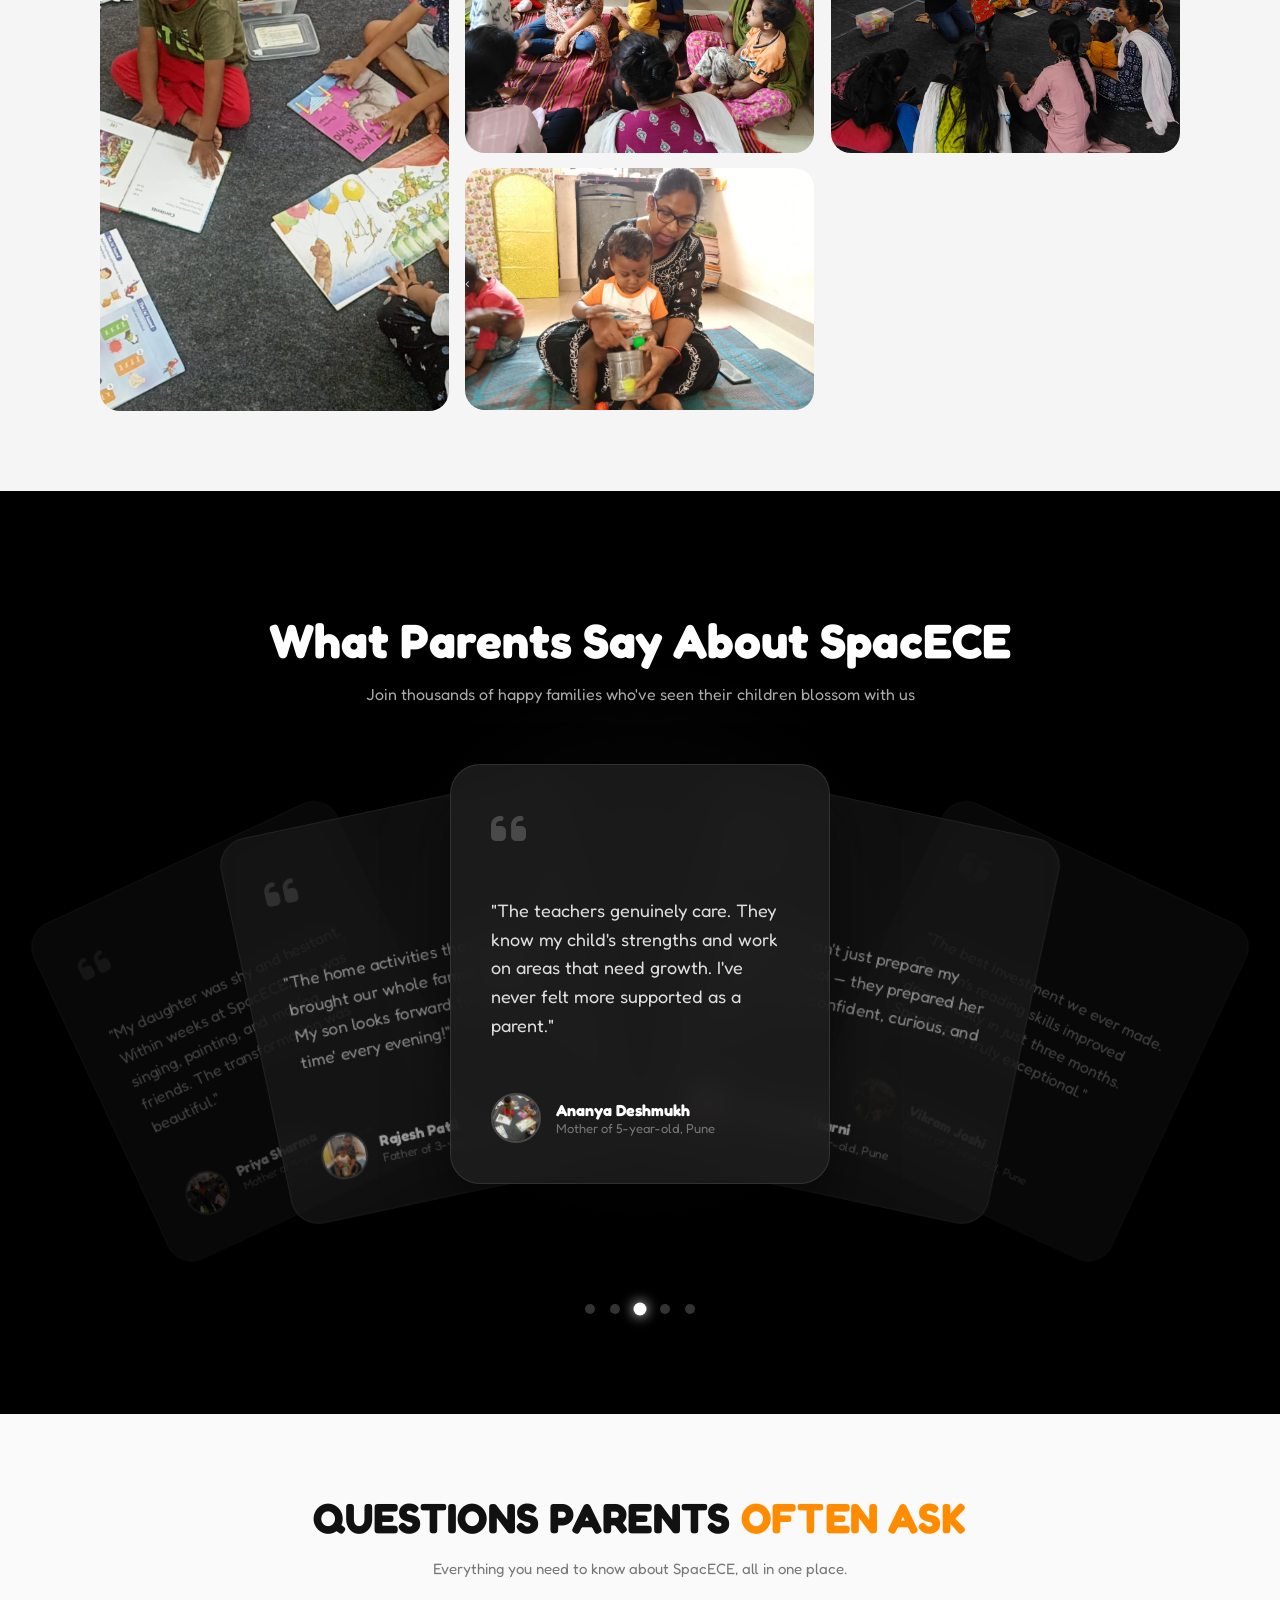
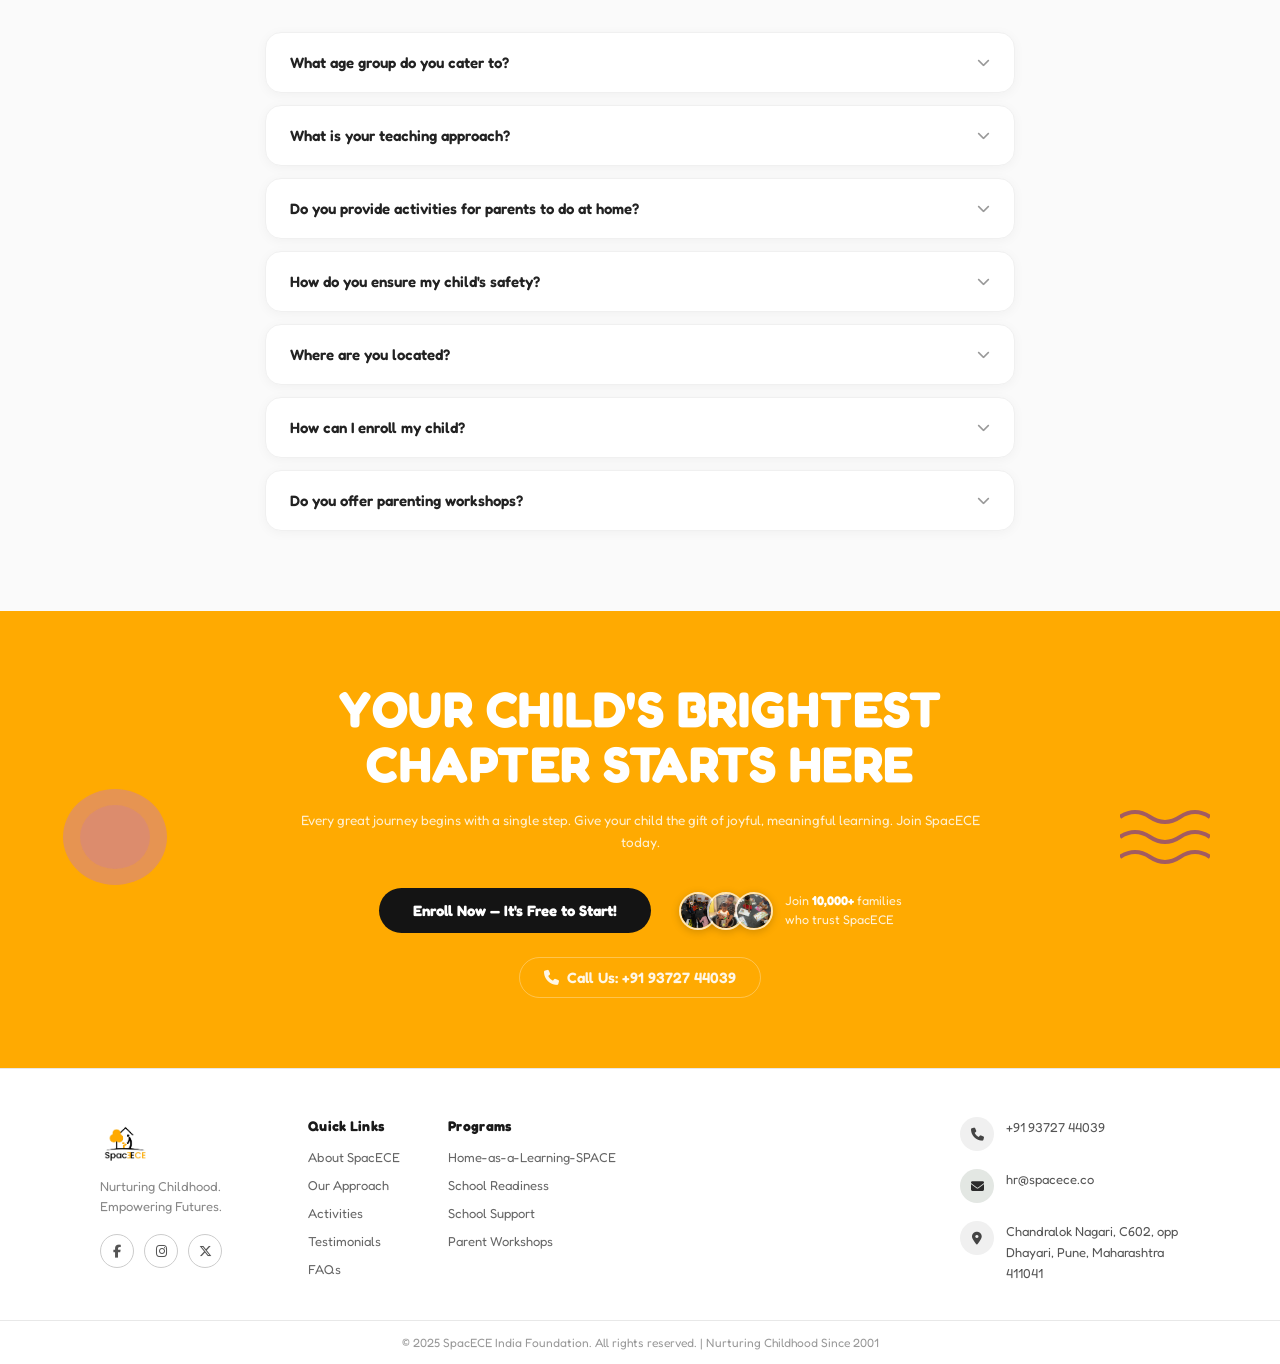
<file: Preschool_Landing_page/index.html>
<!DOCTYPE html>
<html lang="en">

<head>
    <meta charset="UTF-8" />
    <meta name="viewport" content="width=device-width, initial-scale=1.0" />
    <title>SpacECE - Preschool Landing Page</title>
    <meta name="description"
        content="SpacECE empowers children aged 0–8 through play-based learning, school readiness programs, and parent engagement. Join 10,000+ happy families in Pune." />
    <link rel="stylesheet" href="style.css" />
    <link rel="preconnect" href="https://fonts.googleapis.com">
    <link rel="preconnect" href="https://fonts.gstatic.com" crossorigin>
    <link href="https://fonts.googleapis.com/css2?family=Fredoka:wght@300;400;500;600;700&display=swap"
        rel="stylesheet">
    <link rel="stylesheet" href="https://cdnjs.cloudflare.com/ajax/libs/font-awesome/6.5.1/css/all.min.css" />
</head>

<body>

    <!-- ========== HERO SECTION ========== -->
    <section class="hero">

        <!-- NAVBAR -->
        <nav class="navbar">
            <div class="logo">
                <img src="assets/logo.jpg" alt="SpacECE Logo" class="logo-img" />
            </div>

            <ul class="nav-links" id="navLinks">
                <li><a href="#about">About Us</a></li>
                <li><a href="#approach">Our Approach</a></li>
                <li class="active"><a href="#activities">Activities</a></li>
                <li><a href="#testimonial">Testimonials</a></li>
                <li><a href="#faq">FAQs</a></li>
                <li class="mobile-enquire-li"><button class="contact-btn mobile-enquire-btn"
                        onclick="openEnquirePopup()">Enquire Now</button></li>
            </ul>

            <button class="contact-btn desktop-enquire-btn" onclick="openEnquirePopup()">Enquire Now</button>

            <button class="hamburger" id="hamburger" aria-label="Toggle menu" onclick="toggleMobileMenu()">
                <span class="bar"></span>
                <span class="bar"></span>
                <span class="bar"></span>
            </button>
        </nav>

        <!-- HERO CONTENT -->
        <div class="hero-container">
            <div class="hero-content">

                <h1>Where Every Child's <span class="brand-text">Journey</span> Begins ✨</h1>

                <p>
                    90% of your child's brain develops before age 6. At SpacECE, we make every one of those
                    moments count — through play-based learning that builds confidence, curiosity, and a lifelong
                    love for discovery. Trusted by 10,000+ families across Pune.
                </p>

                <div class="hero-buttons">
                    <button class="btn-primary bubble-btn" onclick="openEnquirePopup()">Give Your Child the Best
                        Start</button>
                    <button class="btn-watch bubble-btn" id="btnEnjoyClass"><span class="icon"><i
                                class="fa-solid fa-play"></i></span>Watch How We Learn</button>
                </div>

            </div>

            <!-- IMAGE SHAPE WRAPPER -->
            <div class="hero-image-wrapper">
                <img src="assets/image1.png" alt="Happy children learning through play at SpacECE" />
            </div>
        </div>

        <!-- Decorative Elements -->
        <div class="floating-elements">
            <div class="float-item rocket"><i class="fa-solid fa-rocket"></i></div>
            <div class="float-item star-1"><i class="fa-solid fa-star"></i></div>
            <div class="float-item star-2"><i class="fa-solid fa-star"></i></div>
            <div class="float-item cloud-1"><i class="fa-solid fa-cloud"></i></div>
            <div class="float-item cloud-2"><i class="fa-solid fa-cloud"></i></div>
            <div class="float-item planet-1"><i class="fa-solid fa-earth-americas"></i></div>
            <div class="float-item moon"><i class="fa-solid fa-moon"></i></div>
        </div>

        <!-- Bottom Wave -->
        <div class="bottom-wave"></div>

    </section>


    <!-- ========== TRUST BAR ========== -->
    <section class="trust-bar">
        <div class="trust-bar-inner">
            <div class="trust-item">
                <div class="trust-icon"><i class="fa-solid fa-graduation-cap"></i></div>
                <div class="trust-text">
                    <span class="trust-number">20+ Years</span>
                    <span class="trust-label">Of Nurturing Young Minds</span>
                </div>
            </div>
            <div class="trust-divider"></div>
            <div class="trust-item">
                <div class="trust-icon"><i class="fa-solid fa-children"></i></div>
                <div class="trust-text">
                    <span class="trust-number">10,000+</span>
                    <span class="trust-label">Happy Children & Families</span>
                </div>
            </div>
            <div class="trust-divider"></div>
            <div class="trust-item">
                <div class="trust-icon"><i class="fa-solid fa-location-dot"></i></div>
                <div class="trust-text">
                    <span class="trust-number">3 Locations</span>
                    <span class="trust-label">Across Pune</span>
                </div>
            </div>
            <div class="trust-divider"></div>
            <div class="trust-item">
                <div class="trust-icon"><i class="fa-solid fa-award"></i></div>
                <div class="trust-text">
                    <span class="trust-number">NEP 2020</span>
                    <span class="trust-label">Aligned Curriculum</span>
                </div>
            </div>
        </div>
    </section>


    <!-- ========== WHY PARENTS CHOOSE US ========== -->
    <section class="why-choose-section" id="about">
        <div class="section-header">
            <h2 class="section-title">Why Parents Trust <span class="highlight-text">SpacECE</span></h2>
            <p class="section-subtitle">Every parent wants the best start for their child. Here's why thousands of
                families across Pune choose us over any other.</p>
        </div>

        <div class="why-choose-grid">
            <div class="why-card">
                <div class="why-card-icon"><i class="fa-solid fa-house-chimney"></i></div>
                <h3>Home + School Partnership</h3>
                <p>Unlike typical preschools, we give you expert-designed activities to continue learning at home —
                    making you your child's most powerful teacher.</p>
            </div>
            <div class="why-card">
                <div class="why-card-icon"><i class="fa-solid fa-palette"></i></div>
                <h3>Play-Based Learning</h3>
                <p>No rote memorization here. Our children learn through play, music, reading, and hands-on exploration
                    — the way their brains are wired to learn.</p>
            </div>
            <div class="why-card">
                <div class="why-card-icon"><i class="fa-solid fa-chart-line"></i></div>
                <h3>Complete 0–8 Journey</h3>
                <p>Most programs stop at preschool. We guide your child from birth through early school years with a
                    scientifically-designed longitudinal progression.</p>
            </div>
            <div class="why-card">
                <div class="why-card-icon"><i class="fa-solid fa-shield-heart"></i></div>
                <h3>Safe & Inclusive Space</h3>
                <p>Child-proofed spaces, background-verified educators, and small groups ensure every child — regardless
                    of background — feels safe and valued.</p>
            </div>
            <div class="why-card">
                <div class="why-card-icon"><i class="fa-solid fa-people-roof"></i></div>
                <h3>Parents Grow Too</h3>
                <p>Our interactive workshops and Parent-Toddler Programs equip you with knowledge and confidence —
                    because great learning starts with empowered parents.</p>
            </div>
            <div class="why-card">
                <div class="why-card-icon"><i class="fa-solid fa-microscope"></i></div>
                <h3>Recognized & Research-Backed</h3>
                <p>Aligned with NEP 2020 & ECCE Policy, informed by published research, and recognized by SCERT. Our
                    methods aren't just good — they're proven.</p>
            </div>
        </div>
    </section>


    <!-- ========== OUR APPROACH (3-STAGE JOURNEY) ========== -->
    <section class="approach-section" id="approach">
        <div class="section-header">
            <h2 class="section-title">A Learning Journey Designed for <span class="highlight-text">Every Stage</span>
            </h2>
            <p class="section-subtitle">Your child's growth is a journey, not a race. Our three-stage approach ensures
                they build the right skills at the right time.</p>
        </div>

        <div class="approach-timeline">
            <div class="approach-card approach-card-1">
                <div class="approach-card-badge">Ages 0–3</div>
                <div class="approach-card-icon"><i class="fa-solid fa-house"></i></div>
                <h3>Learning at Home</h3>
                <p>We bring learning to your living room! Simple activities in nature, textures, and sorting that spark
                    your little one's curiosity every day.</p>
                <ul class="approach-highlights">
                    <li><i class="fa-solid fa-leaf"></i> Connecting with nature</li>
                    <li><i class="fa-solid fa-hand"></i> Experiencing textures</li>
                    <li><i class="fa-solid fa-shapes"></i> Sorting & cognitive play</li>
                </ul>
            </div>

            <div class="approach-connector">
                <div class="connector-line"></div>
                <div class="connector-dot"><i class="fa-solid fa-arrow-right"></i></div>
                <div class="connector-line"></div>
            </div>

            <div class="approach-card approach-card-2">
                <div class="approach-card-badge">Ages 3–6</div>
                <div class="approach-card-icon"><i class="fa-solid fa-school"></i></div>
                <h3>School Readiness</h3>
                <p>Fun, interactive activities that prepare your child for school — building language, numbers, social
                    skills, and the confidence to thrive.</p>
                <ul class="approach-highlights">
                    <li><i class="fa-solid fa-book-open"></i> Early literacy & numeracy</li>
                    <li><i class="fa-solid fa-users"></i> Social-emotional skills</li>
                    <li><i class="fa-solid fa-brain"></i> Critical thinking & creativity</li>
                </ul>
            </div>

            <div class="approach-connector">
                <div class="connector-line"></div>
                <div class="connector-dot"><i class="fa-solid fa-arrow-right"></i></div>
                <div class="connector-line"></div>
            </div>

            <div class="approach-card approach-card-3">
                <div class="approach-card-badge">Ages 6–8</div>
                <div class="approach-card-icon"><i class="fa-solid fa-rocket"></i></div>
                <h3>School Support</h3>
                <p>Dedicated learning support with resources, guidance, and mentorship to ensure your child excels
                    academically and grows holistically.</p>
                <ul class="approach-highlights">
                    <li><i class="fa-solid fa-chalkboard-user"></i> Guided learning centers</li>
                    <li><i class="fa-solid fa-medal"></i> Academic excellence</li>
                    <li><i class="fa-solid fa-seedling"></i> Holistic development</li>
                </ul>
            </div>
        </div>
    </section>


    <!-- ========== THE SCIENCE BEHIND OUR APPROACH ========== -->
    <section class="science-section">
        <div class="science-inner">

            <div class="science-hero-stat">
                <div class="science-stat-circle">
                    <span class="stat-big">90%</span>
                    <span class="stat-label">of brain develops<br>before age 6</span>
                </div>
                <p class="science-stat-caption">The first 6 years are a window you can't reopen. We ensure no moment is
                    wasted.</p>
            </div>

            <div class="science-content">
                <div class="section-header" style="text-align:left;">
                    <h2 class="section-title">The Science Behind <span class="highlight-text">Our Approach</span></h2>
                    <p class="section-subtitle" style="margin:0; max-width:100%;">Neuroscience shows that neural
                        connections form at an astonishing rate in early childhood. We've built our entire curriculum
                        around these four evidence-based pillars of early stimulation:</p>
                </div>

                <div class="science-pillars">
                    <div class="science-pillar">
                        <div class="pillar-icon"><i class="fa-solid fa-puzzle-piece"></i></div>
                        <div class="pillar-text">
                            <h4>Play</h4>
                            <p>Builds cognitive, social & emotional skills through structured and free exploration</p>
                        </div>
                    </div>
                    <div class="science-pillar">
                        <div class="pillar-icon"><i class="fa-solid fa-book-open"></i></div>
                        <div class="pillar-text">
                            <h4>Reading</h4>
                            <p>Develops language, imagination, and creates a lifelong love for learning</p>
                        </div>
                    </div>
                    <div class="science-pillar">
                        <div class="pillar-icon"><i class="fa-solid fa-music"></i></div>
                        <div class="pillar-text">
                            <h4>Music</h4>
                            <p>Stimulates brain development, memory, language skills, and emotional expression</p>
                        </div>
                    </div>
                    <div class="science-pillar">
                        <div class="pillar-icon"><i class="fa-solid fa-hand-holding-heart"></i></div>
                        <div class="pillar-text">
                            <h4>Interaction</h4>
                            <p>Develops social skills, emotional intelligence, empathy, and compassion</p>
                        </div>
                    </div>
                </div>

                <div class="science-authority">
                    <i class="fa-solid fa-certificate"></i>
                    <span>Our program is aligned with <strong>ICDS standards</strong>, recognized by
                        <strong>SCERT</strong>, and informed by <strong>20+ published research papers</strong> on early
                        childhood development.</span>
                </div>
            </div>

        </div>
    </section>


    <!-- ========== OUR VALUES — CIRCLE ========== -->
    <section class="values-section">
        <div class="section-header">
            <h2 class="section-title">What We Stand <span class="highlight-text">For</span></h2>
            <p class="section-subtitle">Our CIRCLE values guide everything we do — from how we teach to how we treat
                every child and family.</p>
        </div>

        <div class="values-grid">
            <div class="value-item">
                <div class="value-letter">C</div>
                <h4>Creativity & Innovation</h4>
                <p>Out-of-the-box thinking and creative problem-solving in everything</p>
            </div>
            <div class="value-item">
                <div class="value-letter">I</div>
                <h4>Inclusivity</h4>
                <p>Every child is welcome, regardless of background or abilities</p>
            </div>
            <div class="value-item">
                <div class="value-letter">R</div>
                <h4>Responsibility</h4>
                <p>Honesty, integrity, and empathy in all interactions</p>
            </div>
            <div class="value-item">
                <div class="value-letter">C</div>
                <h4>Collaboration</h4>
                <p>Children, parents, and educators working together as one team</p>
            </div>
            <div class="value-item">
                <div class="value-letter">L</div>
                <h4>Lifelong Learning</h4>
                <p>Fostering curiosity and growth mindset that lasts a lifetime</p>
            </div>
            <div class="value-item">
                <div class="value-letter">E</div>
                <h4>Empowerment</h4>
                <p>Giving children and parents the tools to drive their own success</p>
            </div>
        </div>
    </section>


    <!-- ========== WHAT WE OFFER ========== -->
    <section class="offer-section" id="activities">

        <!-- Scalloped Border SVG overlay -->
        <div class="offer-scallop-border"></div>

        <!-- LEFT: Image + Dots -->
        <div class="offer-image-side">
            <div class="offer-image-blob">
                <img src="assets/image2.png" alt="Children engaged in interactive learning" id="offerImg" />
            </div>
            <div class="offer-dots">
                <span class="dot" onclick="changeSlide(0)"></span>
                <span class="dot active" onclick="changeSlide(1)"></span>
                <span class="dot" onclick="changeSlide(2)"></span>
                <span class="dot" onclick="changeSlide(3)"></span>
            </div>
        </div>

        <!-- RIGHT: Content -->
        <div class="offer-content">
            <h2 class="offer-title">EVERYTHING YOUR<br>CHILD NEEDS TO SHINE</h2>
            <p class="offer-subtitle">Expert-designed activities that help children grow their minds, build confidence,
                & fall in love with learning.</p>

            <!-- Pills — organic staggered layout -->
            <div class="offer-pills-area">

                <!-- Row 1: Green pill + avatar -->
                <div class="offer-pill-row row-r1">
                    <div class="pill pill-green"><i class="fa-solid fa-gamepad"></i>&nbsp; Interactive Lessons</div>
                    <div class="pill-avatar pill-avatar-top">
                        <img src="assets/image3.png" alt="Student" />
                    </div>
                </div>

                <!-- Row 2: White pill | Orange pill + avatar -->
                <div class="offer-pill-row row-r2">
                    <div class="pill pill-white"><i class="fa-solid fa-chart-bar"></i>&nbsp; Progress Tracking For
                        Parents</div>
                    <div class="pill pill-orange"><i class="fa-solid fa-shield-halved"></i>&nbsp; Safe, Ad-Free
                        Environment</div>
                    <div class="pill-avatar">
                        <img src="assets/image4.png" alt="Student" />
                    </div>
                </div>

                <!-- Row 3: Teal pill + avatar -->
                <div class="offer-pill-row row-r3">
                    <div class="pill pill-teal"><i class="fa-solid fa-puzzle-piece"></i>&nbsp; Learning Games & Quizzes
                    </div>
                    <div class="pill-avatar">
                        <img src="assets/image2.png" alt="Student" />
                    </div>
                </div>

                <!-- Row 4: New pills -->
                <div class="offer-pill-row row-r2">
                    <div class="pill pill-purple"><i class="fa-solid fa-paintbrush"></i>&nbsp; Arts & Creativity</div>
                    <div class="pill pill-green"><i class="fa-solid fa-book-open-reader"></i>&nbsp; Reading & Literacy
                    </div>
                </div>

            </div>
        </div>

    </section>


    <!-- ========== LEARNING OUTCOMES ========== -->
    <section class="outcomes-section">
        <div class="section-header">
            <h2 class="section-title">What Your Child Will <span class="highlight-text">Achieve</span></h2>
            <p class="section-subtitle">Real milestones, real growth. Here's what parents see in their children after
                joining SpacECE.</p>
        </div>

        <div class="outcomes-grid">
            <div class="outcome-card">
                <div class="outcome-icon"><i class="fa-solid fa-brain"></i></div>
                <h3>Cognitive Skills</h3>
                <p>Problem-solving, critical thinking, and sharp memory development</p>
            </div>
            <div class="outcome-card">
                <div class="outcome-icon"><i class="fa-solid fa-comments"></i></div>
                <h3>Language & Communication</h3>
                <p>Confidence in expression, early literacy, and storytelling ability</p>
            </div>
            <div class="outcome-card">
                <div class="outcome-icon"><i class="fa-solid fa-heart-pulse"></i></div>
                <h3>Social & Emotional</h3>
                <p>Empathy, sharing, teamwork, and healthy self-regulation</p>
            </div>
            <div class="outcome-card">
                <div class="outcome-icon"><i class="fa-solid fa-hand-sparkles"></i></div>
                <h3>Fine Motor Skills</h3>
                <p>Writing readiness, drawing precision, and detailed handwork</p>
            </div>
            <div class="outcome-card">
                <div class="outcome-icon"><i class="fa-solid fa-person-running"></i></div>
                <h3>Physical Development</h3>
                <p>Coordination, balance, body awareness, and active growth</p>
            </div>
            <div class="outcome-card">
                <div class="outcome-icon"><i class="fa-solid fa-lightbulb"></i></div>
                <h3>Creativity & Curiosity</h3>
                <p>Imagination, exploration, and an enduring love for learning</p>
            </div>
        </div>

        <div class="outcomes-cta">
            <button class="btn-primary bubble-btn" onclick="openEnquirePopup()">Start Your Child's Growth Story</button>
        </div>
    </section>


    <!-- ========== SAFETY & WELLBEING ========== -->
    <section class="safety-section">
        <div class="safety-content">
            <div class="safety-text">
                <div class="safety-badge"><i class="fa-solid fa-shield-heart"></i> Our Promise</div>
                <h2 class="section-title">Your Child's Safety Is<br><span class="highlight-text">Our Priority</span>
                </h2>
                <p class="section-subtitle">We know nothing matters more than your child's safety. Here's how we ensure
                    a secure, caring environment every single day.</p>

                <div class="safety-features">
                    <div class="safety-feature">
                        <i class="fa-solid fa-circle-check"></i>
                        <span>Background-verified, trained educators</span>
                    </div>
                    <div class="safety-feature">
                        <i class="fa-solid fa-circle-check"></i>
                        <span>Safe, child-proofed learning spaces</span>
                    </div>
                    <div class="safety-feature">
                        <i class="fa-solid fa-circle-check"></i>
                        <span>Small group sizes for personal attention</span>
                    </div>
                    <div class="safety-feature">
                        <i class="fa-solid fa-circle-check"></i>
                        <span>Regular parent communication & updates</span>
                    </div>
                    <div class="safety-feature">
                        <i class="fa-solid fa-circle-check"></i>
                        <span>Hygiene-first protocols</span>
                    </div>
                    <div class="safety-feature">
                        <i class="fa-solid fa-circle-check"></i>
                        <span>Inclusive environment welcoming all abilities</span>
                    </div>
                </div>
            </div>
            <div class="safety-image">
                <img src="assets/image4.png" alt="Safe learning environment for children" />
            </div>
        </div>
    </section>


    <!-- ========== GALLERY / ACTIVITIES ========== -->
    <section class="gallery-section">
        <div class="section-header">
            <h2 class="section-title">A Peek Inside <span class="highlight-text">Our World</span></h2>
            <p class="section-subtitle">See where the magic happens — colorful classrooms, outdoor adventures, and
                smiling faces.</p>
        </div>

        <div class="gallery-grid">
            <div class="gallery-item gallery-item-large">
                <img src="assets/image1.png" alt="Creative play activities" />
                <div class="gallery-overlay">
                    <span>Creative Play</span>
                </div>
            </div>
            <div class="gallery-item">
                <img src="assets/image2.png" alt="Classroom learning" />
                <div class="gallery-overlay">
                    <span>Classroom Fun</span>
                </div>
            </div>
            <div class="gallery-item">
                <img src="assets/image3.png" alt="Art and craft activities" />
                <div class="gallery-overlay">
                    <span>Art & Craft</span>
                </div>
            </div>
            <div class="gallery-item">
                <img src="assets/image4.png" alt="Outdoor learning" />
                <div class="gallery-overlay">
                    <span>Nature & Outdoors</span>
                </div>
            </div>
        </div>
    </section>


    <!-- ========== TESTIMONIALS ========== -->
    <section class="testimonials-redesign" id="testimonial">
        <div class="testi-overlay-glow"></div>

        <!-- Section Header -->
        <div class="testi-header">
            <h2 class="testi-title">What Parents Say About SpacECE</h2>
            <p class="testi-subtitle">Join thousands of happy families who've seen their children blossom with us</p>
        </div>

        <!-- Stack Container -->
        <div class="testi-stack-container" id="testiStack">
            <!-- Card 1 -->
            <div class="testi-card-stack active" data-index="0">
                <div class="testi-card-inner">
                    <div class="testi-card-icon"><i class="fa-solid fa-quote-left"></i></div>
                    <p class="testi-quote">"My daughter was shy and hesitant. Within weeks at SpacECE, she was singing,
                        painting, and making friends. The transformation was beautiful."</p>
                    <div class="testi-card-user">
                        <img src="assets/image3.png" alt="Priya Sharma" />
                        <div>
                            <span class="testi-name">Priya Sharma</span>
                            <span class="testi-role">Mother of 4-year-old, Pune</span>
                        </div>
                    </div>
                </div>
            </div>

            <!-- Card 2 -->
            <div class="testi-card-stack" data-index="1">
                <div class="testi-card-inner">
                    <div class="testi-card-icon"><i class="fa-solid fa-quote-left"></i></div>
                    <p class="testi-quote">"The home activities they gave us brought our whole family together. My son
                        looks forward to 'learning time' every evening!"</p>
                    <div class="testi-card-user">
                        <img src="assets/image4.png" alt="Rajesh Patil" />
                        <div>
                            <span class="testi-name">Rajesh Patil</span>
                            <span class="testi-role">Father of 3-year-old, Pune</span>
                        </div>
                    </div>
                </div>
            </div>

            <!-- Card 3 -->
            <div class="testi-card-stack" data-index="2">
                <div class="testi-card-inner">
                    <div class="testi-card-icon"><i class="fa-solid fa-quote-left"></i></div>
                    <p class="testi-quote">"The teachers genuinely care. They know my child's strengths and work on
                        areas that need growth. I've never felt more supported as a parent."</p>
                    <div class="testi-card-user">
                        <img src="assets/image1.png" alt="Ananya Deshmukh" />
                        <div>
                            <span class="testi-name">Ananya Deshmukh</span>
                            <span class="testi-role">Mother of 5-year-old, Pune</span>
                        </div>
                    </div>
                </div>
            </div>

            <!-- Card 4 -->
            <div class="testi-card-stack" data-index="3">
                <div class="testi-card-inner">
                    <div class="testi-card-icon"><i class="fa-solid fa-quote-left"></i></div>
                    <p class="testi-quote">"SpacECE didn't just prepare my child for school — they prepared her for
                        life. She's confident, curious, and kind."</p>
                    <div class="testi-card-user">
                        <img src="assets/image2.png" alt="Meena Kulkarni" />
                        <div>
                            <span class="testi-name">Meena Kulkarni</span>
                            <span class="testi-role">Mother of 6-year-old, Pune</span>
                        </div>
                    </div>
                </div>
            </div>

            <!-- Card 5 -->
            <div class="testi-card-stack" data-index="4">
                <div class="testi-card-inner">
                    <div class="testi-card-icon"><i class="fa-solid fa-quote-left"></i></div>
                    <p class="testi-quote">"The best investment we ever made. Our son's reading skills improved
                        dramatically in just three months. SpacECE is truly exceptional."</p>
                    <div class="testi-card-user">
                        <img src="assets/image3.png" alt="Vikram Joshi" />
                        <div>
                            <span class="testi-name">Vikram Joshi</span>
                            <span class="testi-role">Father of 7-year-old, Pune</span>
                        </div>
                    </div>
                </div>
            </div>
        </div>

        <!-- Pager Dots -->
        <div class="testi-pager" id="testiPager">
            <span class="pager-dot active" onclick="jumpToTesti(0)"></span>
            <span class="pager-dot" onclick="jumpToTesti(1)"></span>
            <span class="pager-dot" onclick="jumpToTesti(2)"></span>
            <span class="pager-dot" onclick="jumpToTesti(3)"></span>
            <span class="pager-dot" onclick="jumpToTesti(4)"></span>
        </div>

    </section>


    <!-- ========== FAQ SECTION ========== -->
    <section class="faq-section" id="faq">
        <div class="section-header">
            <h2 class="section-title">Questions Parents <span class="highlight-text">Often Ask</span></h2>
            <p class="section-subtitle">Everything you need to know about SpacECE, all in one place.</p>
        </div>

        <div class="faq-container">
            <div class="faq-item">
                <button class="faq-question" onclick="toggleFaq(this)">
                    <span>What age group do you cater to?</span>
                    <i class="fa-solid fa-chevron-down faq-icon"></i>
                </button>
                <div class="faq-answer">
                    <p>We welcome children from birth to 8 years, with age-appropriate programs at every stage —
                        Learning at Home (0–3), School Readiness (3–6), and School Support (6–8).</p>
                </div>
            </div>

            <div class="faq-item">
                <button class="faq-question" onclick="toggleFaq(this)">
                    <span>What is your teaching approach?</span>
                    <i class="fa-solid fa-chevron-down faq-icon"></i>
                </button>
                <div class="faq-answer">
                    <p>We use a play-based, experiential learning approach aligned with NEP 2020, emphasizing hands-on
                        activities, exploration, and child-centered pedagogy that nurtures curiosity and creativity.</p>
                </div>
            </div>

            <div class="faq-item">
                <button class="faq-question" onclick="toggleFaq(this)">
                    <span>Do you provide activities for parents to do at home?</span>
                    <i class="fa-solid fa-chevron-down faq-icon"></i>
                </button>
                <div class="faq-answer">
                    <p>Yes! Our Home-as-a-Learning-SPACE program gives parents simple, expert-designed activities to
                        continue learning at home — no specialized training needed. It includes activity guides,
                        learning kits, and educational games.</p>
                </div>
            </div>

            <div class="faq-item">
                <button class="faq-question" onclick="toggleFaq(this)">
                    <span>How do you ensure my child's safety?</span>
                    <i class="fa-solid fa-chevron-down faq-icon"></i>
                </button>
                <div class="faq-answer">
                    <p>All staff are background-verified and professionally trained. Our spaces are child-proofed, we
                        maintain small group sizes for personal attention, follow strict hygiene protocols, and provide
                        regular updates to parents.</p>
                </div>
            </div>

            <div class="faq-item">
                <button class="faq-question" onclick="toggleFaq(this)">
                    <span>Where are you located?</span>
                    <i class="fa-solid fa-chevron-down faq-icon"></i>
                </button>
                <div class="faq-answer">
                    <p>Our office is in Chandralok Nagari, Dhayari, Pune. We also run field programs in Gosavi Wasti,
                        Karve Nagar (Urban) and Khed Shivapur (Rural). Contact us at +91 93727 44039 for a visit!</p>
                </div>
            </div>

            <div class="faq-item">
                <button class="faq-question" onclick="toggleFaq(this)">
                    <span>How can I enroll my child?</span>
                    <i class="fa-solid fa-chevron-down faq-icon"></i>
                </button>
                <div class="faq-answer">
                    <p>Simply click "Enquire Now" on this page or call us at +91 93727 44039. We'll guide you through
                        the enrollment process and help find the best program for your child's age and needs.</p>
                </div>
            </div>

            <div class="faq-item">
                <button class="faq-question" onclick="toggleFaq(this)">
                    <span>Do you offer parenting workshops?</span>
                    <i class="fa-solid fa-chevron-down faq-icon"></i>
                </button>
                <div class="faq-answer">
                    <p>Absolutely! Our Parent Capacity Building program includes regular interactive workshops, training
                        sessions, and resources to empower you in your child's educational journey.</p>
                </div>
            </div>
        </div>
    </section>


    <!-- ========== FINAL CTA SECTION ========== -->
    <section class="cta-section">

        <!-- Scalloped border top -->
        <div class="cta-scallop-top"></div>

        <!-- Decorations -->
        <div class="cta-deco cta-blob-left">
            <svg width="110" height="110" viewBox="0 0 110 110" fill="none" xmlns="http://www.w3.org/2000/svg">
                <ellipse cx="55" cy="55" rx="52" ry="48" fill="#c97aaf" opacity="0.55" />
                <ellipse cx="55" cy="55" rx="35" ry="32" fill="#c97aaf" opacity="0.4" />
            </svg>
        </div>
        <div class="cta-deco cta-wave-right">
            <svg width="90" height="60" viewBox="0 0 90 60" fill="none" xmlns="http://www.w3.org/2000/svg">
                <path d="M0 10 Q15 0 30 10 Q45 20 60 10 Q75 0 90 10" stroke="#7c3a8a" stroke-width="4" fill="none" />
                <path d="M0 30 Q15 20 30 30 Q45 40 60 30 Q75 20 90 30" stroke="#7c3a8a" stroke-width="4" fill="none" />
                <path d="M0 50 Q15 40 30 50 Q45 60 60 50 Q75 40 90 50" stroke="#7c3a8a" stroke-width="4" fill="none" />
            </svg>
        </div>

        <!-- CTA Content -->
        <div class="cta-content">
            <h2 class="cta-title">YOUR CHILD'S BRIGHTEST<br>CHAPTER STARTS HERE</h2>
            <p class="cta-subtitle">Every great journey begins with a single step. Give your child the gift of joyful,
                meaningful learning. Join SpacECE today.</p>

            <!-- Buttons & Social Proof Row -->
            <div class="cta-actions">
                <button class="cta-btn-primary" onclick="openEnquirePopup()">Enroll Now — It's Free to Start!</button>

                <div class="cta-social-proof">
                    <div class="cta-avatars">
                        <div class="cta-avatar"><img src="assets/image3.png" alt="Parent" /></div>
                        <div class="cta-avatar"><img src="assets/image4.png" alt="Parent" /></div>
                        <div class="cta-avatar"><img src="assets/image1.png" alt="Parent" /></div>
                    </div>
                    <p class="cta-social-text">Join <strong>10,000+</strong> families<br>who trust SpacECE</p>
                </div>
            </div>

            <div class="cta-phone">
                <a href="tel:+919372744039" class="cta-phone-link">
                    <i class="fa-solid fa-phone"></i> Call Us: +91 93727 44039
                </a>
            </div>
        </div>

        <!-- Scalloped border bottom -->
        <div class="cta-scallop-bottom"></div>

    </section>


    <!-- ========== FOOTER ========== -->
    <footer class="footer">
        <div class="footer-inner">

            <!-- LEFT: Logo + Social -->
            <div class="footer-brand">
                <div class="footer-logo">
                    <img src="assets/logo.jpg" alt="SpacECE Logo" class="footer-logo-img" />
                </div>
                <p class="footer-tagline">Nurturing Childhood. Empowering Futures.</p>
                <div class="footer-social">
                    <a href="https://www.facebook.com/SpacECE/" class="footer-social-icon" aria-label="Facebook"><i
                            class="fa-brands fa-facebook-f"></i></a>
                    <a href="https://www.instagram.com/spac.ece/" class="footer-social-icon" aria-label="Instagram"><i
                            class="fa-brands fa-instagram"></i></a>
                    <a href="https://twitter.com/ece_spac" class="footer-social-icon" aria-label="Twitter"><i
                            class="fa-brands fa-x-twitter"></i></a>
                </div>
            </div>

            <!-- NAV COLUMNS -->
            <div class="footer-nav">

                <div class="footer-col">
                    <h4 class="footer-col-title">Quick Links</h4>
                    <ul>
                        <li><a href="#about">About SpacECE</a></li>
                        <li><a href="#approach">Our Approach</a></li>
                        <li><a href="#activities">Activities</a></li>
                        <li><a href="#testimonial">Testimonials</a></li>
                        <li><a href="#faq">FAQs</a></li>
                    </ul>
                </div>

                <div class="footer-col">
                    <h4 class="footer-col-title">Programs</h4>
                    <ul>
                        <li><a href="#approach">Home-as-a-Learning-SPACE</a></li>
                        <li><a href="#approach">School Readiness</a></li>
                        <li><a href="#approach">School Support</a></li>
                        <li><a href="#approach">Parent Workshops</a></li>
                    </ul>
                </div>

            </div>

            <!-- RIGHT: Contact -->
            <div class="footer-contact">
                <div class="footer-contact-item">
                    <span class="footer-contact-icon"><i class="fa-solid fa-phone"></i></span>
                    <div>
                        <p>+91 93727 44039</p>
                    </div>
                </div>
                <div class="footer-contact-item">
                    <span class="footer-contact-icon footer-contact-icon--green"><i
                            class="fa-solid fa-envelope"></i></span>
                    <div>
                        <p>hr@spacece.co</p>
                    </div>
                </div>
                <div class="footer-contact-item">
                    <span class="footer-contact-icon"><i class="fa-solid fa-location-dot"></i></span>
                    <div>
                        <p>Chandralok Nagari, C602, opp <br>Dhayari, Pune, Maharashtra 411041</p>
                    </div>
                </div>
            </div>

        </div>

        <!-- Bottom bar -->
        <div class="footer-bottom">
            <p>© 2025 SpacECE India Foundation. All rights reserved. | Nurturing Childhood Since 2001</p>
        </div>
    </footer>

    <!-- VIDEO MODAL -->
    <div class="video-modal-overlay" id="videoModal">
        <div class="video-modal-card">
            <div class="video-iframe-container">
                <iframe id="heroVideo" width="560" height="315" src="" title="YouTube video player" frameborder="0"
                    allow="accelerometer; autoplay; clipboard-write; encrypted-media; gyroscope; picture-in-picture; web-share"
                    referrerpolicy="strict-origin-when-cross-origin" allowfullscreen></iframe>
            </div>
        </div>
        <button class="video-modal-close" id="closeVideoModal"><i class="fa-solid fa-xmark"></i></button>
    </div>

    <!-- ENQUIRE POPUP MODAL -->
    <div class="enquire-overlay" id="enquireOverlay" onclick="closeEnquirePopup(event)">
        <div class="enquire-card">
            <button class="enquire-close" onclick="closeEnquirePopup()">&#10005;</button>
            <div class="enquire-header">
                <h3>Start Your Child's Journey</h3>
                <p>Fill in the form below and we'll get back to you within 24 hours.</p>
            </div>
            <form class="enquire-form" onsubmit="handleEnquireSubmit(event)">
                <div class="enquire-field">
                    <label>Parent's Full Name</label>
                    <input type="text" placeholder="Enter your full name" required />
                </div>
                <div class="enquire-field">
                    <label>Email Address</label>
                    <input type="email" placeholder="Enter your email" required />
                </div>
                <div class="enquire-field">
                    <label>Phone Number</label>
                    <input type="tel" placeholder="Enter your phone number" />
                </div>
                <div class="enquire-field">
                    <label>Child's Age</label>
                    <input type="number" placeholder="e.g. 3" min="0" max="10" />
                </div>
                <div class="enquire-field">
                    <label>Select State</label>
                    <select>
                        <option value="" disabled selected>Select State</option>
                        <option>Maharashtra</option>
                        <option>Andhra Pradesh</option>
                        <option>Arunachal Pradesh</option>
                        <option>Assam</option>
                        <option>Bihar</option>
                        <option>Chhattisgarh</option>
                        <option>Goa</option>
                        <option>Gujarat</option>
                        <option>Haryana</option>
                        <option>Himachal Pradesh</option>
                        <option>Jharkhand</option>
                        <option>Karnataka</option>
                        <option>Kerala</option>
                        <option>Madhya Pradesh</option>
                        <option>Manipur</option>
                        <option>Meghalaya</option>
                        <option>Mizoram</option>
                        <option>Nagaland</option>
                        <option>Odisha</option>
                        <option>Punjab</option>
                        <option>Rajasthan</option>
                        <option>Sikkim</option>
                        <option>Tamil Nadu</option>
                        <option>Telangana</option>
                        <option>Tripura</option>
                        <option>Uttar Pradesh</option>
                        <option>Uttarakhand</option>
                        <option>West Bengal</option>
                        <option>Delhi</option>
                        <option>Jammu &amp; Kashmir</option>
                        <option>Ladakh</option>
                        <option>Other</option>
                    </select>
                </div>
                <div class="enquire-field">
                    <label>Interested Program</label>
                    <select>
                        <option value="" disabled selected>Select Program</option>
                        <option>Learning at Home (Ages 0–3)</option>
                        <option>School Readiness (Ages 3–6)</option>
                        <option>School Support (Ages 6–8)</option>
                        <option>Parent Workshops</option>
                        <option>Interactive Lessons</option>
                        <option>Learning Games & Quizzes</option>
                        <option>Arts & Creativity</option>
                        <option>Other</option>
                    </select>
                </div>
                <div class="enquire-field enquire-field-full">
                    <label>Message (Optional)</label>
                    <textarea placeholder="Tell us about your child's learning needs or any questions..."
                        rows="3"></textarea>
                </div>
                <button type="submit" class="enquire-submit">Send Enquiry <i
                        class="fa-solid fa-paper-plane"></i></button>
            </form>
        </div>
    </div>

    <script src="script.js"></script>

</body>

</html>
</file>
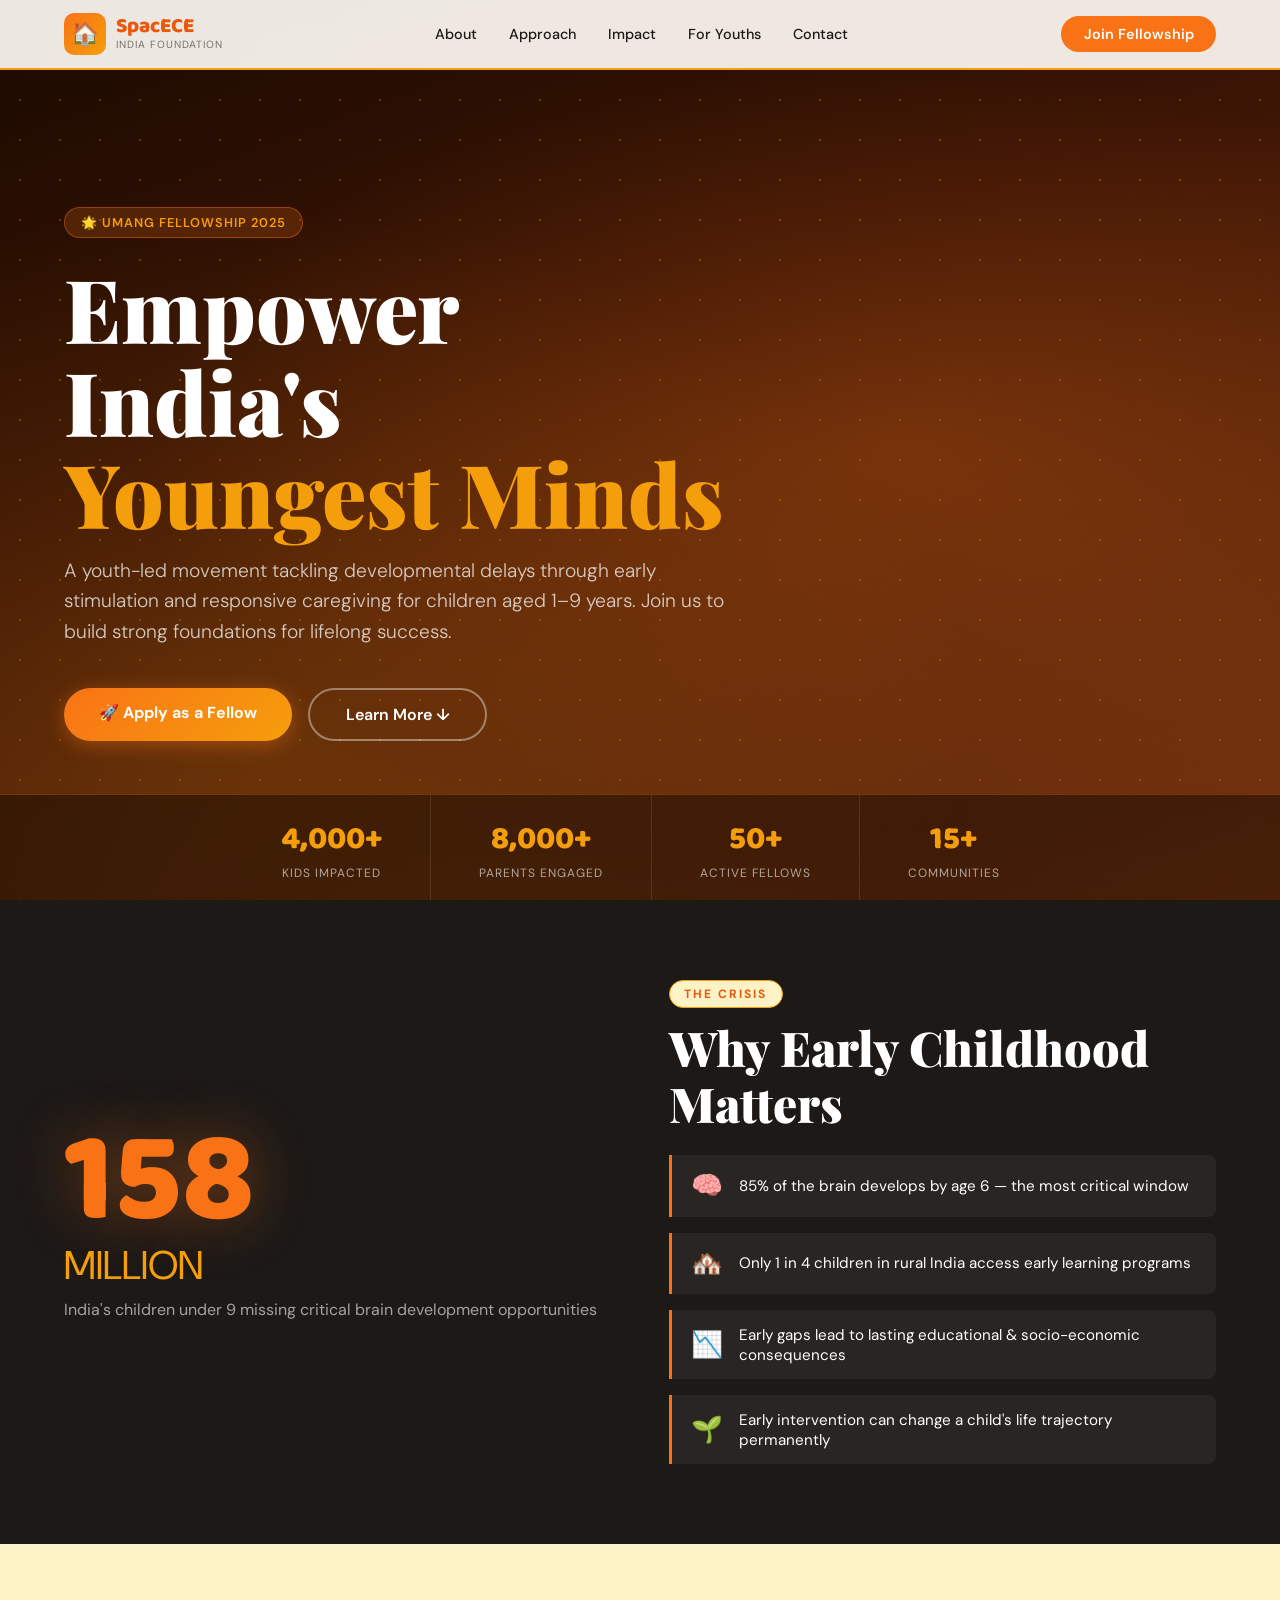
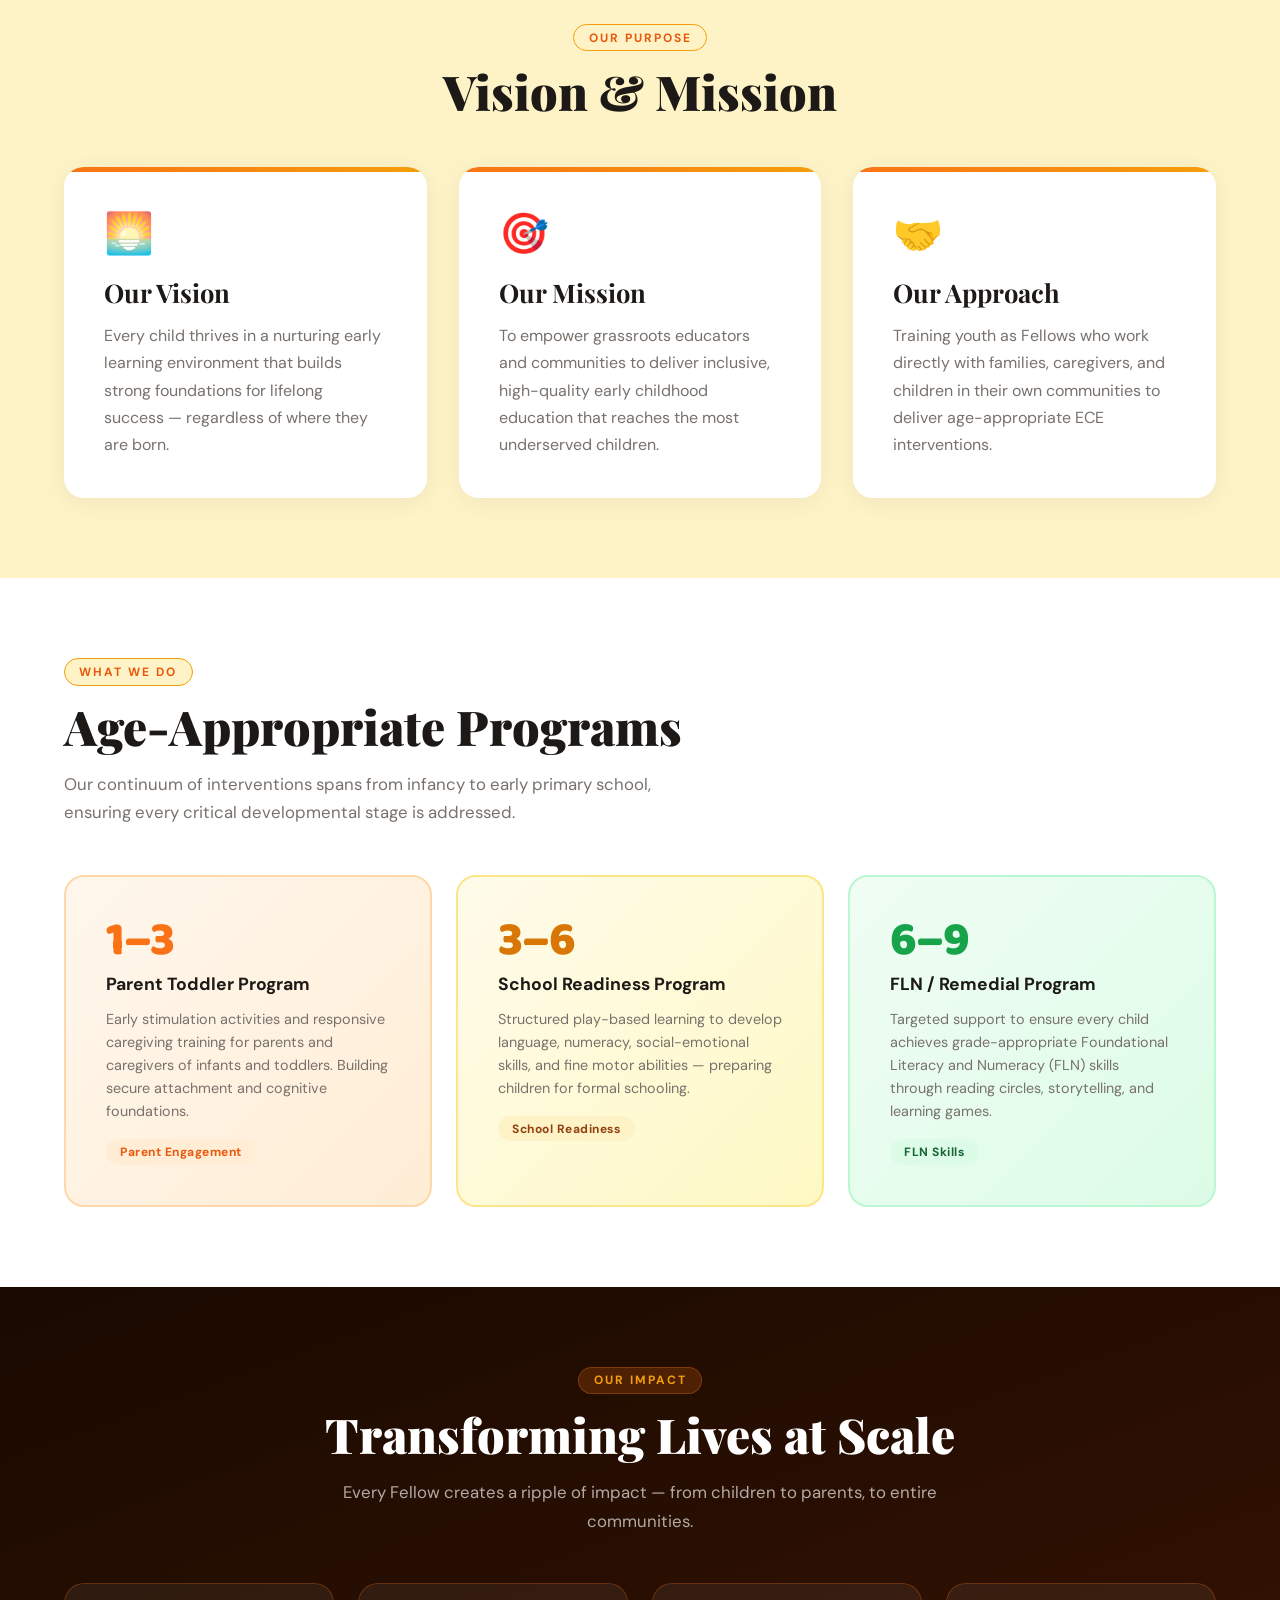
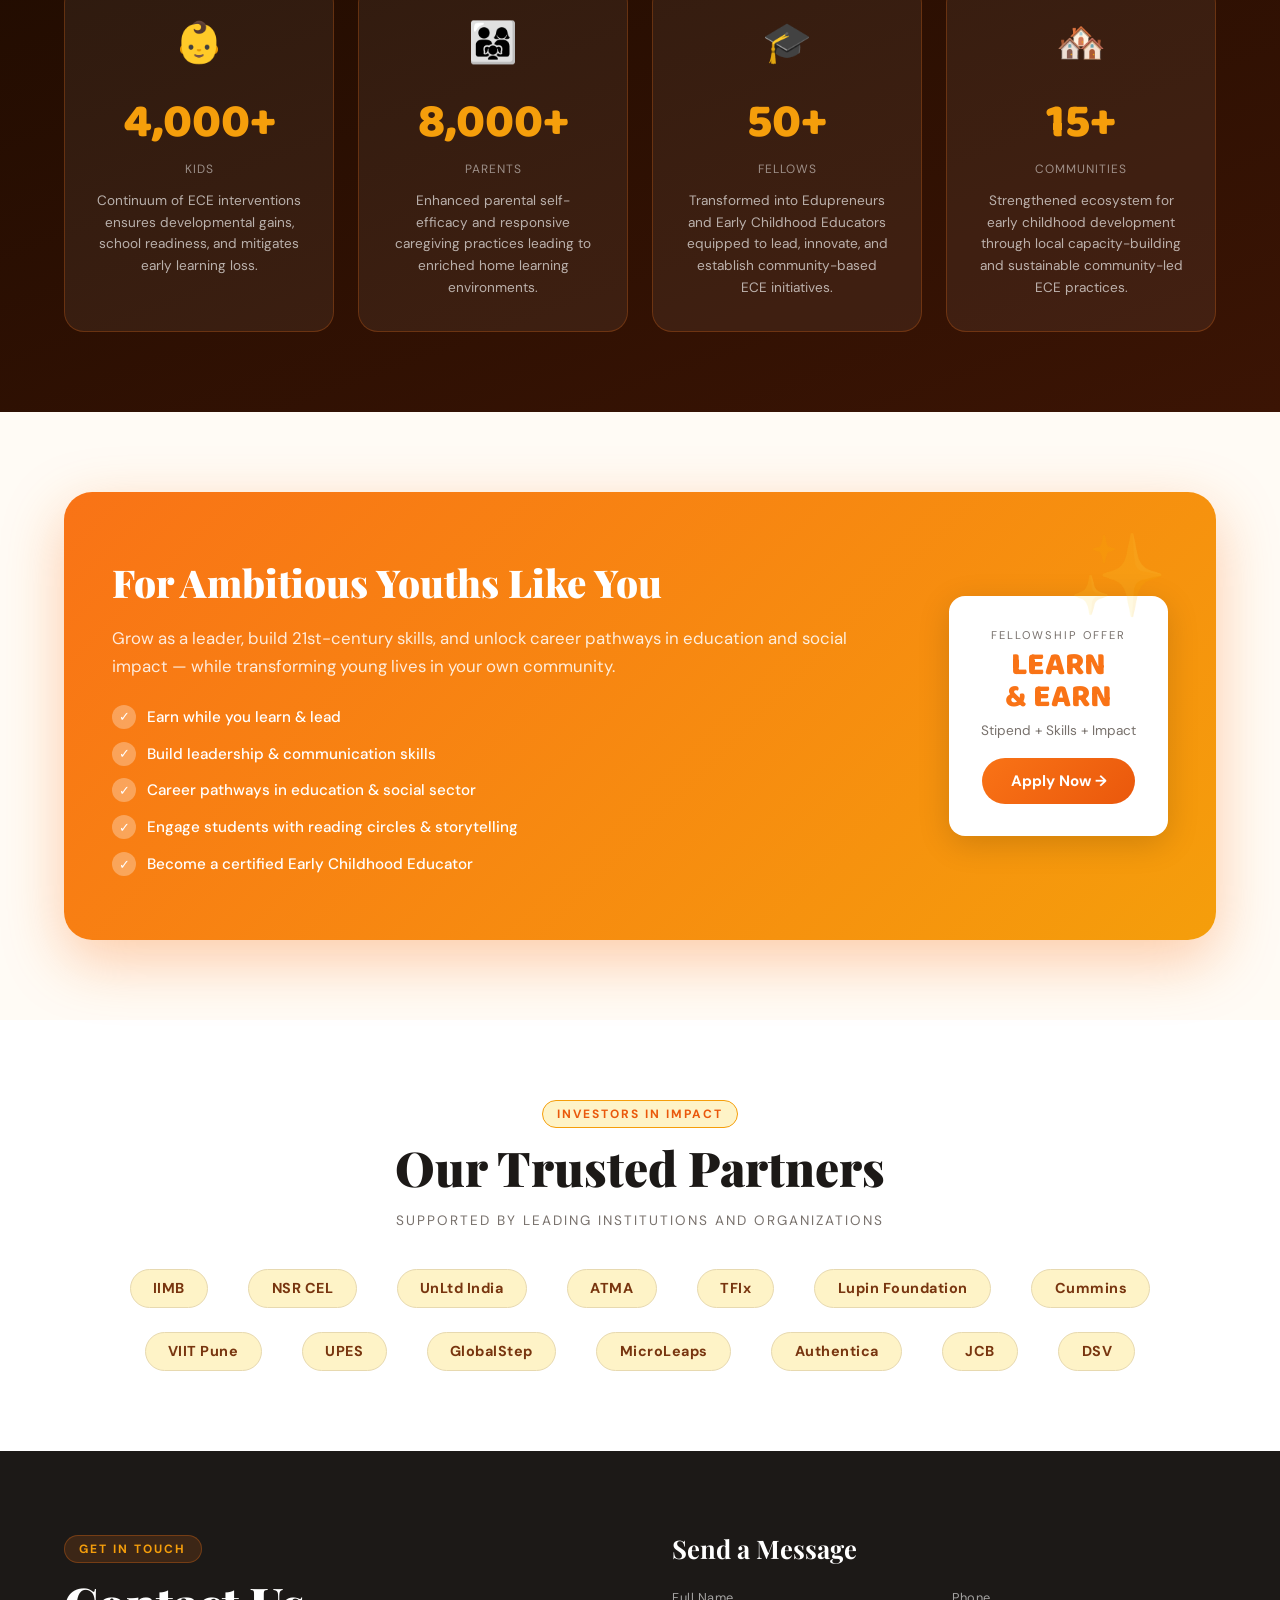
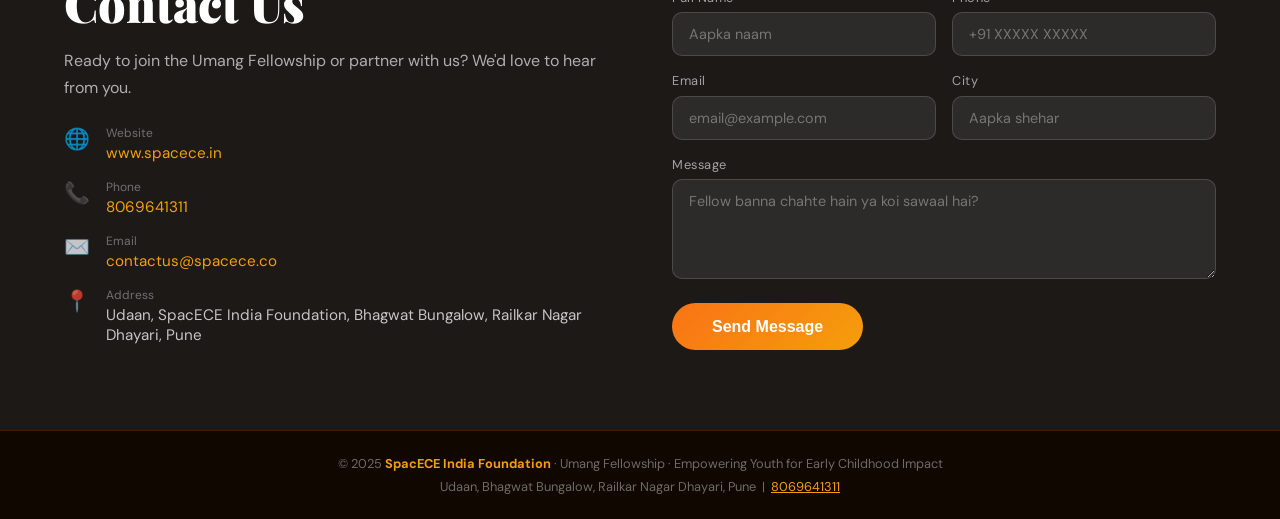
<file: SpacECE Fellowship/index.html>
<!DOCTYPE html>
<html lang="hi">
<head>
<meta charset="UTF-8">
<meta name="viewport" content="width=device-width, initial-scale=1.0">
<title>Umang Fellowship – SpacECE India Foundation</title>
<link href="https://fonts.googleapis.com/css2?family=Playfair+Display:wght@700;900&family=DM+Sans:wght@300;400;500;600&family=Baloo+2:wght@700;800&display=swap" rel="stylesheet">
<style>
  :root {
    --saffron: #F97316;
    --deep-orange: #EA580C;
    --gold: #F59E0B;
    --cream: #FEF3C7;
    --deep-green: #166534;
    --mid-green: #16A34A;
    --light-green: #D1FAE5;
    --earth: #78350F;
    --charcoal: #1C1917;
    --warm-white: #FFFBF5;
    --muted: #78716C;
  }

  * { margin: 0; padding: 0; box-sizing: border-box; }

  html { scroll-behavior: smooth; }

  body {
    font-family: 'DM Sans', sans-serif;
    background: var(--warm-white);
    color: var(--charcoal);
    overflow-x: hidden;
  }

  /* ── NAV ── */
  nav {
    position: fixed; top: 0; width: 100%; z-index: 100;
    background: rgba(255,251,245,0.92);
    backdrop-filter: blur(12px);
    border-bottom: 2px solid var(--gold);
    display: flex; align-items: center; justify-content: space-between;
    padding: 0.8rem 5%;
  }
  .nav-logo { display: flex; align-items: center; gap: 0.6rem; }
  .nav-logo-icon {
    width: 42px; height: 42px; border-radius: 10px;
    background: linear-gradient(135deg, var(--saffron), var(--gold));
    display: flex; align-items: center; justify-content: center;
    font-size: 1.4rem;
  }
  .nav-brand { font-family: 'Baloo 2', cursive; font-size: 1.3rem; font-weight: 800; color: var(--deep-orange); line-height: 1; }
  .nav-sub { font-size: 0.65rem; color: var(--muted); letter-spacing: 1px; text-transform: uppercase; }
  .nav-links { display: flex; gap: 2rem; }
  .nav-links a { text-decoration: none; font-size: 0.9rem; font-weight: 500; color: var(--charcoal); transition: color 0.2s; }
  .nav-links a:hover { color: var(--saffron); }
  .nav-cta {
    background: var(--saffron); color: #fff; border: none;
    padding: 0.55rem 1.4rem; border-radius: 50px; font-weight: 600;
    font-size: 0.9rem; cursor: pointer; transition: background 0.2s;
    text-decoration: none;
  }
  .nav-cta:hover { background: var(--deep-orange); }

  /* ── HERO ── */
  .hero {
    min-height: 100vh;
    background: linear-gradient(160deg, #1a0a00 0%, #3b1404 40%, #78350F 100%);
    display: flex; align-items: center;
    position: relative; overflow: hidden;
    padding: 7rem 5% 4rem;
  }
  .hero::before {
    content: '';
    position: absolute; inset: 0;
    background: radial-gradient(ellipse at 70% 50%, rgba(249,115,22,0.25) 0%, transparent 60%),
                radial-gradient(ellipse at 20% 80%, rgba(245,158,11,0.15) 0%, transparent 50%);
  }
  .hero-dots {
    position: absolute; inset: 0; pointer-events: none;
    background-image: radial-gradient(circle, rgba(245,158,11,0.3) 1px, transparent 1px);
    background-size: 40px 40px;
    animation: drift 20s linear infinite;
  }
  @keyframes drift { from { background-position: 0 0; } to { background-position: 40px 40px; } }

  .hero-content { position: relative; z-index: 2; max-width: 680px; }
  .hero-badge {
    display: inline-flex; align-items: center; gap: 0.5rem;
    background: rgba(249,115,22,0.2); border: 1px solid rgba(249,115,22,0.4);
    color: var(--gold); padding: 0.4rem 1rem; border-radius: 50px;
    font-size: 0.8rem; font-weight: 600; letter-spacing: 1px; text-transform: uppercase;
    margin-bottom: 1.5rem;
    animation: fadeUp 0.6s ease forwards;
  }
  .hero h1 {
    font-family: 'Playfair Display', serif;
    font-size: clamp(3rem, 7vw, 5.5rem);
    font-weight: 900; line-height: 1.05;
    color: #fff; margin-bottom: 1rem;
    animation: fadeUp 0.7s 0.1s ease both;
  }
  .hero h1 span { color: var(--gold); }
  .hero-tagline {
    font-size: 1.2rem; color: rgba(255,255,255,0.75);
    line-height: 1.6; margin-bottom: 2.5rem; font-weight: 300;
    animation: fadeUp 0.7s 0.2s ease both;
  }
  .hero-btns { display: flex; gap: 1rem; flex-wrap: wrap; animation: fadeUp 0.7s 0.3s ease both; }
  .btn-primary {
    background: linear-gradient(135deg, var(--saffron), var(--gold));
    color: #fff; padding: 0.9rem 2.2rem; border-radius: 50px;
    font-weight: 700; font-size: 1rem; text-decoration: none;
    transition: transform 0.2s, box-shadow 0.2s;
    box-shadow: 0 4px 20px rgba(249,115,22,0.4);
  }
  .btn-primary:hover { transform: translateY(-2px); box-shadow: 0 8px 30px rgba(249,115,22,0.5); }
  .btn-outline {
    border: 2px solid rgba(255,255,255,0.4); color: #fff;
    padding: 0.9rem 2.2rem; border-radius: 50px;
    font-weight: 600; font-size: 1rem; text-decoration: none;
    transition: all 0.2s;
  }
  .btn-outline:hover { background: rgba(255,255,255,0.1); }

  .hero-stat-strip {
    position: absolute; bottom: 0; left: 0; right: 0; z-index: 2;
    background: rgba(0,0,0,0.4); backdrop-filter: blur(8px);
    border-top: 1px solid rgba(249,115,22,0.3);
    display: flex; justify-content: center; flex-wrap: wrap; gap: 0;
    animation: fadeUp 0.7s 0.4s ease both;
  }
  .stat-item {
    padding: 1.2rem 3rem; text-align: center;
    border-right: 1px solid rgba(255,255,255,0.1);
  }
  .stat-item:last-child { border-right: none; }
  .stat-num { font-family: 'Baloo 2', cursive; font-size: 2rem; font-weight: 800; color: var(--gold); }
  .stat-label { font-size: 0.75rem; color: rgba(255,255,255,0.6); text-transform: uppercase; letter-spacing: 1px; }

  @keyframes fadeUp {
    from { opacity: 0; transform: translateY(30px); }
    to { opacity: 1; transform: translateY(0); }
  }

  /* ── SECTION BASE ── */
  section { padding: 5rem 5%; }
  .section-tag {
    display: inline-block; background: var(--cream);
    color: var(--deep-orange); font-size: 0.75rem; font-weight: 700;
    letter-spacing: 2px; text-transform: uppercase; padding: 0.3rem 0.9rem;
    border-radius: 50px; border: 1px solid var(--gold); margin-bottom: 0.8rem;
  }
  .section-title {
    font-family: 'Playfair Display', serif;
    font-size: clamp(2rem, 4vw, 3rem); font-weight: 900;
    line-height: 1.15; margin-bottom: 1rem;
  }
  .section-sub { font-size: 1.05rem; color: var(--muted); line-height: 1.7; max-width: 600px; }

  /* ── CRISIS ── */
  .crisis {
    background: var(--charcoal); color: #fff;
    display: flex; align-items: center; gap: 5%; flex-wrap: wrap;
  }
  .crisis-left { flex: 1; min-width: 280px; }
  .crisis-big {
    font-family: 'Baloo 2', cursive;
    font-size: clamp(4rem, 10vw, 8rem); font-weight: 800;
    color: var(--saffron); line-height: 0.9;
    text-shadow: 0 0 60px rgba(249,115,22,0.4);
  }
  .crisis-unit { font-size: clamp(1.5rem, 4vw, 2.5rem); color: var(--gold); }
  .crisis-label { font-size: 1rem; color: rgba(255,255,255,0.6); margin-top: 0.5rem; }
  .crisis-right { flex: 1; min-width: 280px; }
  .crisis-right .section-title { color: #fff; }
  .crisis-stat-list { list-style: none; margin-top: 1.5rem; display: flex; flex-direction: column; gap: 1rem; }
  .crisis-stat-list li {
    display: flex; align-items: center; gap: 1rem;
    background: rgba(255,255,255,0.05); border-left: 3px solid var(--saffron);
    padding: 0.9rem 1.2rem; border-radius: 0 8px 8px 0;
    font-size: 0.95rem;
  }
  .crisis-stat-list li span { font-size: 1.6rem; }

  /* ── VISION MISSION ── */
  .vm { background: var(--cream); }
  .vm-grid { display: grid; grid-template-columns: repeat(auto-fit, minmax(280px, 1fr)); gap: 2rem; margin-top: 3rem; }
  .vm-card {
    background: #fff; border-radius: 20px;
    padding: 2.5rem; position: relative; overflow: hidden;
    box-shadow: 0 4px 24px rgba(0,0,0,0.06);
    transition: transform 0.3s;
  }
  .vm-card:hover { transform: translateY(-6px); }
  .vm-card::before {
    content: ''; position: absolute; top: 0; left: 0; right: 0; height: 5px;
    background: linear-gradient(90deg, var(--saffron), var(--gold));
  }
  .vm-icon { font-size: 2.5rem; margin-bottom: 1rem; }
  .vm-card h3 { font-family: 'Playfair Display', serif; font-size: 1.6rem; font-weight: 700; margin-bottom: 0.8rem; }
  .vm-card p { color: var(--muted); line-height: 1.7; }

  /* ── APPROACH ── */
  .approach { background: #fff; }
  .approach-grid { display: grid; grid-template-columns: repeat(auto-fit, minmax(280px, 1fr)); gap: 1.5rem; margin-top: 3rem; }
  .age-card {
    border-radius: 20px; padding: 2.5rem;
    position: relative; overflow: hidden;
    transition: transform 0.3s, box-shadow 0.3s;
  }
  .age-card:hover { transform: translateY(-6px); box-shadow: 0 16px 48px rgba(0,0,0,0.12); }
  .age-card.orange { background: linear-gradient(135deg, #fff7ed, #ffedd5); border: 2px solid #fed7aa; }
  .age-card.yellow { background: linear-gradient(135deg, #fffbeb, #fef9c3); border: 2px solid #fde68a; }
  .age-card.green  { background: linear-gradient(135deg, #f0fdf4, #dcfce7); border: 2px solid #bbf7d0; }
  .age-range {
    font-family: 'Baloo 2', cursive; font-size: 3rem; font-weight: 800;
    line-height: 1; margin-bottom: 0.5rem;
  }
  .age-card.orange .age-range { color: var(--saffron); }
  .age-card.yellow .age-range { color: #D97706; }
  .age-card.green .age-range  { color: var(--mid-green); }
  .age-card h3 { font-size: 1.1rem; font-weight: 700; margin-bottom: 0.8rem; }
  .age-card p  { font-size: 0.9rem; color: var(--muted); line-height: 1.6; }
  .age-tag {
    display: inline-block; margin-top: 1rem;
    padding: 0.3rem 0.9rem; border-radius: 50px;
    font-size: 0.75rem; font-weight: 700; letter-spacing: 0.5px;
  }
  .age-card.orange .age-tag { background: #ffedd5; color: var(--deep-orange); }
  .age-card.yellow .age-tag { background: #fef3c7; color: #92400e; }
  .age-card.green  .age-tag { background: #dcfce7; color: var(--deep-green); }

  /* ── IMPACT ── */
  .impact { background: linear-gradient(160deg, #1a0a00, #3b1404); color: #fff; }
  .impact .section-title { color: #fff; }
  .impact .section-sub { color: rgba(255,255,255,0.65); }
  .impact-grid { display: grid; grid-template-columns: repeat(auto-fit, minmax(220px, 1fr)); gap: 1.5rem; margin-top: 3rem; }
  .impact-card {
    background: rgba(255,255,255,0.06); border: 1px solid rgba(249,115,22,0.25);
    border-radius: 20px; padding: 2rem; text-align: center;
    transition: transform 0.3s, background 0.3s;
  }
  .impact-card:hover { transform: translateY(-6px); background: rgba(249,115,22,0.1); }
  .impact-emoji { font-size: 2.5rem; margin-bottom: 1rem; }
  .impact-num { font-family: 'Baloo 2', cursive; font-size: 3rem; font-weight: 800; color: var(--gold); }
  .impact-who { font-size: 0.75rem; color: rgba(255,255,255,0.5); text-transform: uppercase; letter-spacing: 1px; margin-bottom: 0.8rem; }
  .impact-desc { font-size: 0.85rem; color: rgba(255,255,255,0.65); line-height: 1.6; }

  /* ── YOUTH ── */
  .youth { background: var(--warm-white); }
  .youth-inner {
    background: linear-gradient(135deg, var(--saffron) 0%, var(--gold) 100%);
    border-radius: 28px; padding: 4rem 3rem;
    display: flex; align-items: center; gap: 3rem; flex-wrap: wrap;
    position: relative; overflow: hidden;
    box-shadow: 0 20px 60px rgba(249,115,22,0.35);
  }
  .youth-inner::after {
    content: '✨'; position: absolute; right: 3rem; top: 2rem;
    font-size: 5rem; opacity: 0.15;
  }
  .youth-text { flex: 1; min-width: 260px; }
  .youth-text h2 { font-family: 'Playfair Display', serif; font-size: 2.4rem; font-weight: 900; color: #fff; margin-bottom: 1rem; }
  .youth-text p { color: rgba(255,255,255,0.85); font-size: 1.05rem; line-height: 1.7; }
  .youth-perks { display: flex; flex-direction: column; gap: 0.8rem; margin-top: 1.5rem; }
  .perk { display: flex; align-items: center; gap: 0.7rem; color: #fff; font-weight: 500; font-size: 0.95rem; }
  .perk::before { content: '✓'; background: rgba(255,255,255,0.3); width: 24px; height: 24px; border-radius: 50%; display: flex; align-items: center; justify-content: center; font-size: 0.8rem; flex-shrink: 0; }
  .youth-cta-box { flex-shrink: 0; }
  .learn-earn-badge {
    background: #fff; border-radius: 16px; padding: 2rem;
    text-align: center; box-shadow: 0 8px 32px rgba(0,0,0,0.15);
  }
  .le-top { font-size: 0.7rem; letter-spacing: 2px; text-transform: uppercase; color: var(--muted); margin-bottom: 0.5rem; }
  .le-main { font-family: 'Baloo 2', cursive; font-size: 2rem; font-weight: 800; color: var(--saffron); line-height: 1; }
  .le-sub { font-size: 0.85rem; color: var(--muted); margin: 0.5rem 0 1.2rem; }
  .le-btn {
    background: linear-gradient(135deg, var(--saffron), var(--deep-orange));
    color: #fff; padding: 0.8rem 1.8rem; border-radius: 50px;
    font-weight: 700; font-size: 0.95rem; text-decoration: none;
    display: inline-block; transition: opacity 0.2s;
  }
  .le-btn:hover { opacity: 0.9; }

  /* ── PARTNERS ── */
  .partners { background: #fff; text-align: center; }
  .partners-subtitle { color: var(--muted); font-size: 0.85rem; letter-spacing: 2px; text-transform: uppercase; margin-bottom: 2.5rem; }
  .partner-logos {
    display: flex; flex-wrap: wrap; justify-content: center;
    align-items: center; gap: 1.5rem 2.5rem;
  }
  .partner-pill {
    background: var(--cream); border: 1px solid #e7d9b0;
    border-radius: 50px; padding: 0.6rem 1.4rem;
    font-weight: 700; font-size: 0.9rem; color: var(--earth);
    letter-spacing: 0.5px;
  }

  /* ── CONTACT ── */
  .contact {
    background: var(--charcoal); color: #fff;
    display: flex; align-items: center; gap: 4rem; flex-wrap: wrap;
  }
  .contact-info { flex: 1; min-width: 260px; }
  .contact-info .section-title { color: #fff; }
  .contact-list { list-style: none; margin-top: 1.5rem; display: flex; flex-direction: column; gap: 1rem; }
  .contact-list li { display: flex; align-items: flex-start; gap: 1rem; font-size: 0.95rem; color: rgba(255,255,255,0.75); }
  .contact-list li span { font-size: 1.3rem; flex-shrink: 0; }
  .contact-list a { color: var(--gold); text-decoration: none; }
  .contact-list a:hover { text-decoration: underline; }
  .contact-form { flex: 1; min-width: 280px; }
  .contact-form h3 { font-family: 'Playfair Display', serif; font-size: 1.6rem; margin-bottom: 1.5rem; }
  .form-row { display: grid; grid-template-columns: 1fr 1fr; gap: 1rem; margin-bottom: 1rem; }
  .form-field { display: flex; flex-direction: column; gap: 0.4rem; }
  .form-field label { font-size: 0.8rem; color: rgba(255,255,255,0.6); letter-spacing: 0.5px; }
  .form-field input, .form-field textarea {
    background: rgba(255,255,255,0.08); border: 1px solid rgba(255,255,255,0.15);
    border-radius: 10px; padding: 0.75rem 1rem;
    color: #fff; font-size: 0.9rem; font-family: inherit;
    transition: border-color 0.2s;
  }
  .form-field input:focus, .form-field textarea:focus { outline: none; border-color: var(--saffron); }
  .form-field.full { grid-column: 1 / -1; }
  .form-field textarea { resize: vertical; min-height: 100px; }
  .form-submit {
    background: linear-gradient(135deg, var(--saffron), var(--gold));
    color: #fff; border: none; padding: 0.9rem 2.5rem;
    border-radius: 50px; font-size: 1rem; font-weight: 700;
    cursor: pointer; transition: opacity 0.2s; margin-top: 0.5rem;
  }
  .form-submit:hover { opacity: 0.9; }

  /* ── FOOTER ── */
  footer {
    background: #0f0700; color: rgba(255,255,255,0.4);
    text-align: center; padding: 1.5rem 5%;
    font-size: 0.8rem; border-top: 1px solid rgba(249,115,22,0.2);
  }
  footer strong { color: var(--gold); }

  /* ── SCROLL REVEAL ── */
  .reveal { opacity: 0; transform: translateY(30px); transition: all 0.65s ease; }
  .reveal.visible { opacity: 1; transform: none; }

  /* ── RESPONSIVE ── */
  @media (max-width: 768px) {
    .nav-links { display: none; }
    .stat-item { padding: 1rem 1.5rem; }
    .form-row { grid-template-columns: 1fr; }
    .hero-btns { flex-direction: column; }
  }
</style>
</head>
<body>

<!-- NAV -->
<nav>
  <div class="nav-logo">
    <div class="nav-logo-icon">🏠</div>
    <div>
      <div class="nav-brand">SpacECE</div>
      <div class="nav-sub">India Foundation</div>
    </div>
  </div>
  <div class="nav-links">
    <a href="#about">About</a>
    <a href="#approach">Approach</a>
    <a href="#impact">Impact</a>
    <a href="#youth">For Youths</a>
    <a href="#contact">Contact</a>
  </div>
  <a href="#contact" class="nav-cta">Join Fellowship</a>
</nav>

<!-- HERO -->
<section class="hero" id="about">
  <div class="hero-dots"></div>
  <div class="hero-content">
    <div class="hero-badge">🌟 Umang Fellowship 2025</div>
    <h1>Empower India's<br><span>Youngest Minds</span></h1>
    <p class="hero-tagline">
      A youth-led movement tackling developmental delays through early stimulation and responsive caregiving for children aged 1–9 years. Join us to build strong foundations for lifelong success.
    </p>
    <div class="hero-btns">
      <a href="#youth" class="btn-primary">🚀 Apply as a Fellow</a>
      <a href="#approach" class="btn-outline">Learn More ↓</a>
    </div>
  </div>
  <div class="hero-stat-strip">
    <div class="stat-item"><div class="stat-num">4,000+</div><div class="stat-label">Kids Impacted</div></div>
    <div class="stat-item"><div class="stat-num">8,000+</div><div class="stat-label">Parents Engaged</div></div>
    <div class="stat-item"><div class="stat-num">50+</div><div class="stat-label">Active Fellows</div></div>
    <div class="stat-item"><div class="stat-num">15+</div><div class="stat-label">Communities</div></div>
  </div>
</section>

<!-- CRISIS -->
<section class="crisis reveal">
  <div class="crisis-left">
    <div class="crisis-big">158</div>
    <div class="crisis-unit">MILLION</div>
    <div class="crisis-label">India's children under 9 missing critical brain development opportunities</div>
  </div>
  <div class="crisis-right">
    <div class="section-tag">The Crisis</div>
    <h2 class="section-title" style="color:#fff;">Why Early Childhood Matters</h2>
    <ul class="crisis-stat-list">
      <li><span>🧠</span>85% of the brain develops by age 6 — the most critical window</li>
      <li><span>🏘️</span>Only 1 in 4 children in rural India access early learning programs</li>
      <li><span>📉</span>Early gaps lead to lasting educational & socio-economic consequences</li>
      <li><span>🌱</span>Early intervention can change a child's life trajectory permanently</li>
    </ul>
  </div>
</section>

<!-- VISION MISSION -->
<section class="vm reveal">
  <div style="text-align:center;">
    <div class="section-tag">Our Purpose</div>
    <h2 class="section-title">Vision & Mission</h2>
  </div>
  <div class="vm-grid">
    <div class="vm-card">
      <div class="vm-icon">🌅</div>
      <h3>Our Vision</h3>
      <p>Every child thrives in a nurturing early learning environment that builds strong foundations for lifelong success — regardless of where they are born.</p>
    </div>
    <div class="vm-card">
      <div class="vm-icon">🎯</div>
      <h3>Our Mission</h3>
      <p>To empower grassroots educators and communities to deliver inclusive, high-quality early childhood education that reaches the most underserved children.</p>
    </div>
    <div class="vm-card">
      <div class="vm-icon">🤝</div>
      <h3>Our Approach</h3>
      <p>Training youth as Fellows who work directly with families, caregivers, and children in their own communities to deliver age-appropriate ECE interventions.</p>
    </div>
  </div>
</section>

<!-- APPROACH -->
<section class="approach reveal" id="approach">
  <div class="section-tag">What We Do</div>
  <h2 class="section-title">Age-Appropriate Programs</h2>
  <p class="section-sub">Our continuum of interventions spans from infancy to early primary school, ensuring every critical developmental stage is addressed.</p>
  <div class="approach-grid">
    <div class="age-card orange">
      <div class="age-range">1–3</div>
      <h3>Parent Toddler Program</h3>
      <p>Early stimulation activities and responsive caregiving training for parents and caregivers of infants and toddlers. Building secure attachment and cognitive foundations.</p>
      <span class="age-tag">Parent Engagement</span>
    </div>
    <div class="age-card yellow">
      <div class="age-range">3–6</div>
      <h3>School Readiness Program</h3>
      <p>Structured play-based learning to develop language, numeracy, social-emotional skills, and fine motor abilities — preparing children for formal schooling.</p>
      <span class="age-tag">School Readiness</span>
    </div>
    <div class="age-card green">
      <div class="age-range">6–9</div>
      <h3>FLN / Remedial Program</h3>
      <p>Targeted support to ensure every child achieves grade-appropriate Foundational Literacy and Numeracy (FLN) skills through reading circles, storytelling, and learning games.</p>
      <span class="age-tag">FLN Skills</span>
    </div>
  </div>
</section>

<!-- IMPACT -->
<section class="impact reveal" id="impact">
  <div style="text-align:center;">
    <div class="section-tag" style="background:rgba(249,115,22,0.2);color:var(--gold);border-color:rgba(249,115,22,0.3);">Our Impact</div>
    <h2 class="section-title">Transforming Lives at Scale</h2>
    <p class="section-sub" style="margin:0 auto;">Every Fellow creates a ripple of impact — from children to parents, to entire communities.</p>
  </div>
  <div class="impact-grid" style="margin-top:3rem;">
    <div class="impact-card">
      <div class="impact-emoji">👶</div>
      <div class="impact-num">4,000+</div>
      <div class="impact-who">Kids</div>
      <div class="impact-desc">Continuum of ECE interventions ensures developmental gains, school readiness, and mitigates early learning loss.</div>
    </div>
    <div class="impact-card">
      <div class="impact-emoji">👨‍👩‍👧</div>
      <div class="impact-num">8,000+</div>
      <div class="impact-who">Parents</div>
      <div class="impact-desc">Enhanced parental self-efficacy and responsive caregiving practices leading to enriched home learning environments.</div>
    </div>
    <div class="impact-card">
      <div class="impact-emoji">🎓</div>
      <div class="impact-num">50+</div>
      <div class="impact-who">Fellows</div>
      <div class="impact-desc">Transformed into Edupreneurs and Early Childhood Educators equipped to lead, innovate, and establish community-based ECE initiatives.</div>
    </div>
    <div class="impact-card">
      <div class="impact-emoji">🏘️</div>
      <div class="impact-num">15+</div>
      <div class="impact-who">Communities</div>
      <div class="impact-desc">Strengthened ecosystem for early childhood development through local capacity-building and sustainable community-led ECE practices.</div>
    </div>
  </div>
</section>

<!-- YOUTH CTA -->
<section class="youth reveal" id="youth">
  <div class="youth-inner">
    <div class="youth-text">
      <h2>For Ambitious Youths Like You</h2>
      <p>Grow as a leader, build 21st-century skills, and unlock career pathways in education and social impact — while transforming young lives in your own community.</p>
      <div class="youth-perks">
        <div class="perk">Earn while you learn & lead</div>
        <div class="perk">Build leadership & communication skills</div>
        <div class="perk">Career pathways in education & social sector</div>
        <div class="perk">Engage students with reading circles & storytelling</div>
        <div class="perk">Become a certified Early Childhood Educator</div>
      </div>
    </div>
    <div class="youth-cta-box">
      <div class="learn-earn-badge">
        <div class="le-top">Fellowship Offer</div>
        <div class="le-main">LEARN<br>&amp; EARN</div>
        <div class="le-sub">Stipend + Skills + Impact</div>
        <a href="#contact" class="le-btn">Apply Now →</a>
      </div>
    </div>
  </div>
</section>

<!-- PARTNERS -->
<section class="partners reveal">
  <div class="section-tag">Investors in Impact</div>
  <h2 class="section-title">Our Trusted Partners</h2>
  <p class="partners-subtitle" style="margin-top:0.5rem;">Supported by leading institutions and organizations</p>
  <div class="partner-logos">
    <div class="partner-pill">IIMB</div>
    <div class="partner-pill">NSR CEL</div>
    <div class="partner-pill">UnLtd India</div>
    <div class="partner-pill">ATMA</div>
    <div class="partner-pill">TFIx</div>
    <div class="partner-pill">Lupin Foundation</div>
    <div class="partner-pill">Cummins</div>
    <div class="partner-pill">VIIT Pune</div>
    <div class="partner-pill">UPES</div>
    <div class="partner-pill">GlobalStep</div>
    <div class="partner-pill">MicroLeaps</div>
    <div class="partner-pill">Authentica</div>
    <div class="partner-pill">JCB</div>
    <div class="partner-pill">DSV</div>
  </div>
</section>

<!-- CONTACT -->
<section class="contact reveal" id="contact">
  <div class="contact-info">
    <div class="section-tag" style="background:rgba(249,115,22,0.15);color:var(--gold);border-color:rgba(249,115,22,0.3);">Get In Touch</div>
    <h2 class="section-title">Contact Us</h2>
    <p style="color:rgba(255,255,255,0.65);margin-bottom:0.5rem;line-height:1.7;">Ready to join the Umang Fellowship or partner with us? We'd love to hear from you.</p>
    <ul class="contact-list">
      <li><span>🌐</span><div><div style="font-size:0.75rem;opacity:0.5;margin-bottom:2px;">Website</div><a href="http://www.spacece.in">www.spacece.in</a></div></li>
      <li><span>📞</span><div><div style="font-size:0.75rem;opacity:0.5;margin-bottom:2px;">Phone</div><a href="tel:8069641311">8069641311</a></div></li>
      <li><span>✉️</span><div><div style="font-size:0.75rem;opacity:0.5;margin-bottom:2px;">Email</div><a href="mailto:contactus@spacece.co">contactus@spacece.co</a></div></li>
      <li><span>📍</span><div><div style="font-size:0.75rem;opacity:0.5;margin-bottom:2px;">Address</div>Udaan, SpacECE India Foundation, Bhagwat Bungalow, Railkar Nagar Dhayari, Pune</div></li>
    </ul>
  </div>
  <div class="contact-form">
    <h3>Send a Message</h3>
    <div class="form-row">
      <div class="form-field"><label>Full Name</label><input type="text" placeholder="Aapka naam"></div>
      <div class="form-field"><label>Phone</label><input type="tel" placeholder="+91 XXXXX XXXXX"></div>
    </div>
    <div class="form-row">
      <div class="form-field"><label>Email</label><input type="email" placeholder="email@example.com"></div>
      <div class="form-field"><label>City</label><input type="text" placeholder="Aapka shehar"></div>
    </div>
    <div class="form-row">
      <div class="form-field full"><label>Message</label><textarea placeholder="Fellow banna chahte hain ya koi sawaal hai?"></textarea></div>
    </div>
    <button class="form-submit" onclick="this.textContent='✓ Sent! We will contact you soon.'">Send Message</button>
  </div>
</section>

<!-- FOOTER -->
<footer>
  <p>© 2025 <strong>SpacECE India Foundation</strong> · Umang Fellowship · Empowering Youth for Early Childhood Impact</p>
  <p style="margin-top:0.4rem;">Udaan, Bhagwat Bungalow, Railkar Nagar Dhayari, Pune &nbsp;|&nbsp; <a href="tel:8069641311" style="color:var(--gold);">8069641311</a></p>
</footer>

<script>
  // Scroll reveal
  const observer = new IntersectionObserver((entries) => {
    entries.forEach(e => { if (e.isIntersecting) e.target.classList.add('visible'); });
  }, { threshold: 0.12 });
  document.querySelectorAll('.reveal').forEach(el => observer.observe(el));
</script>
</body>
</html>
</file>
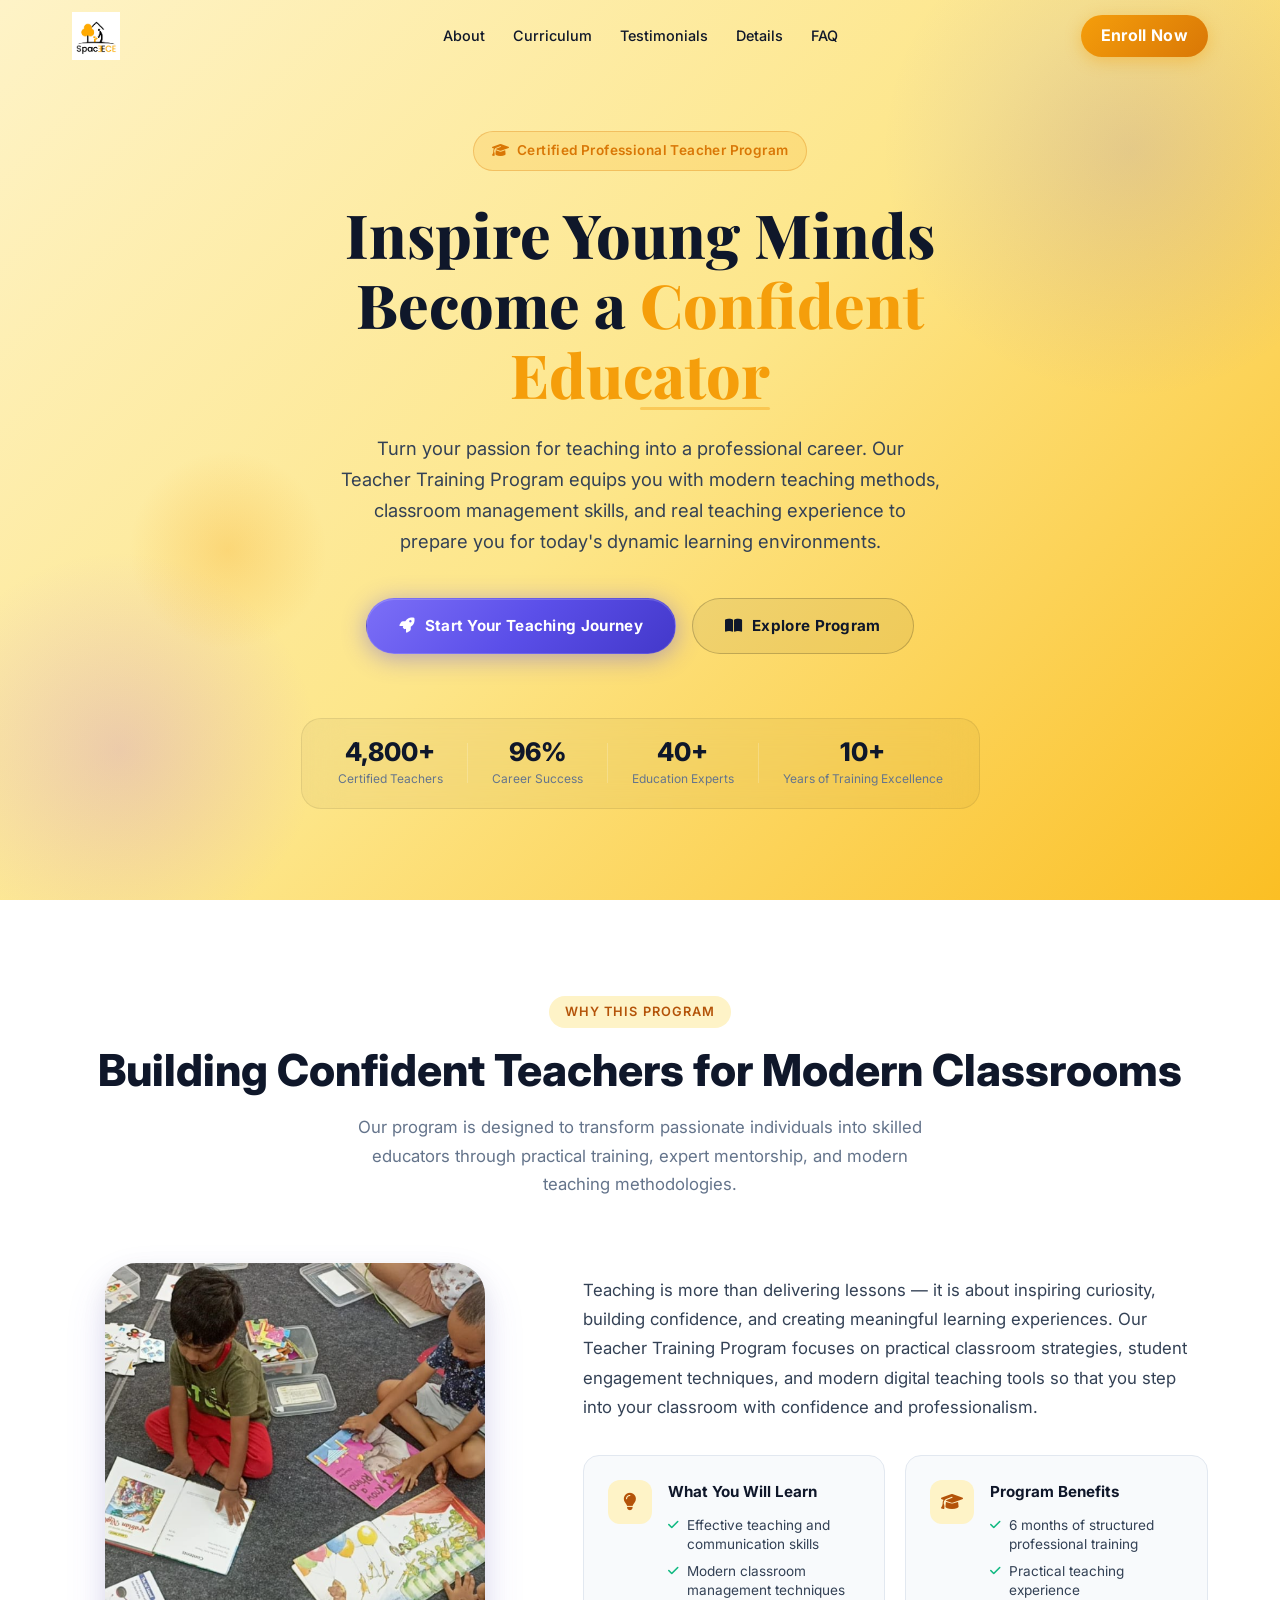
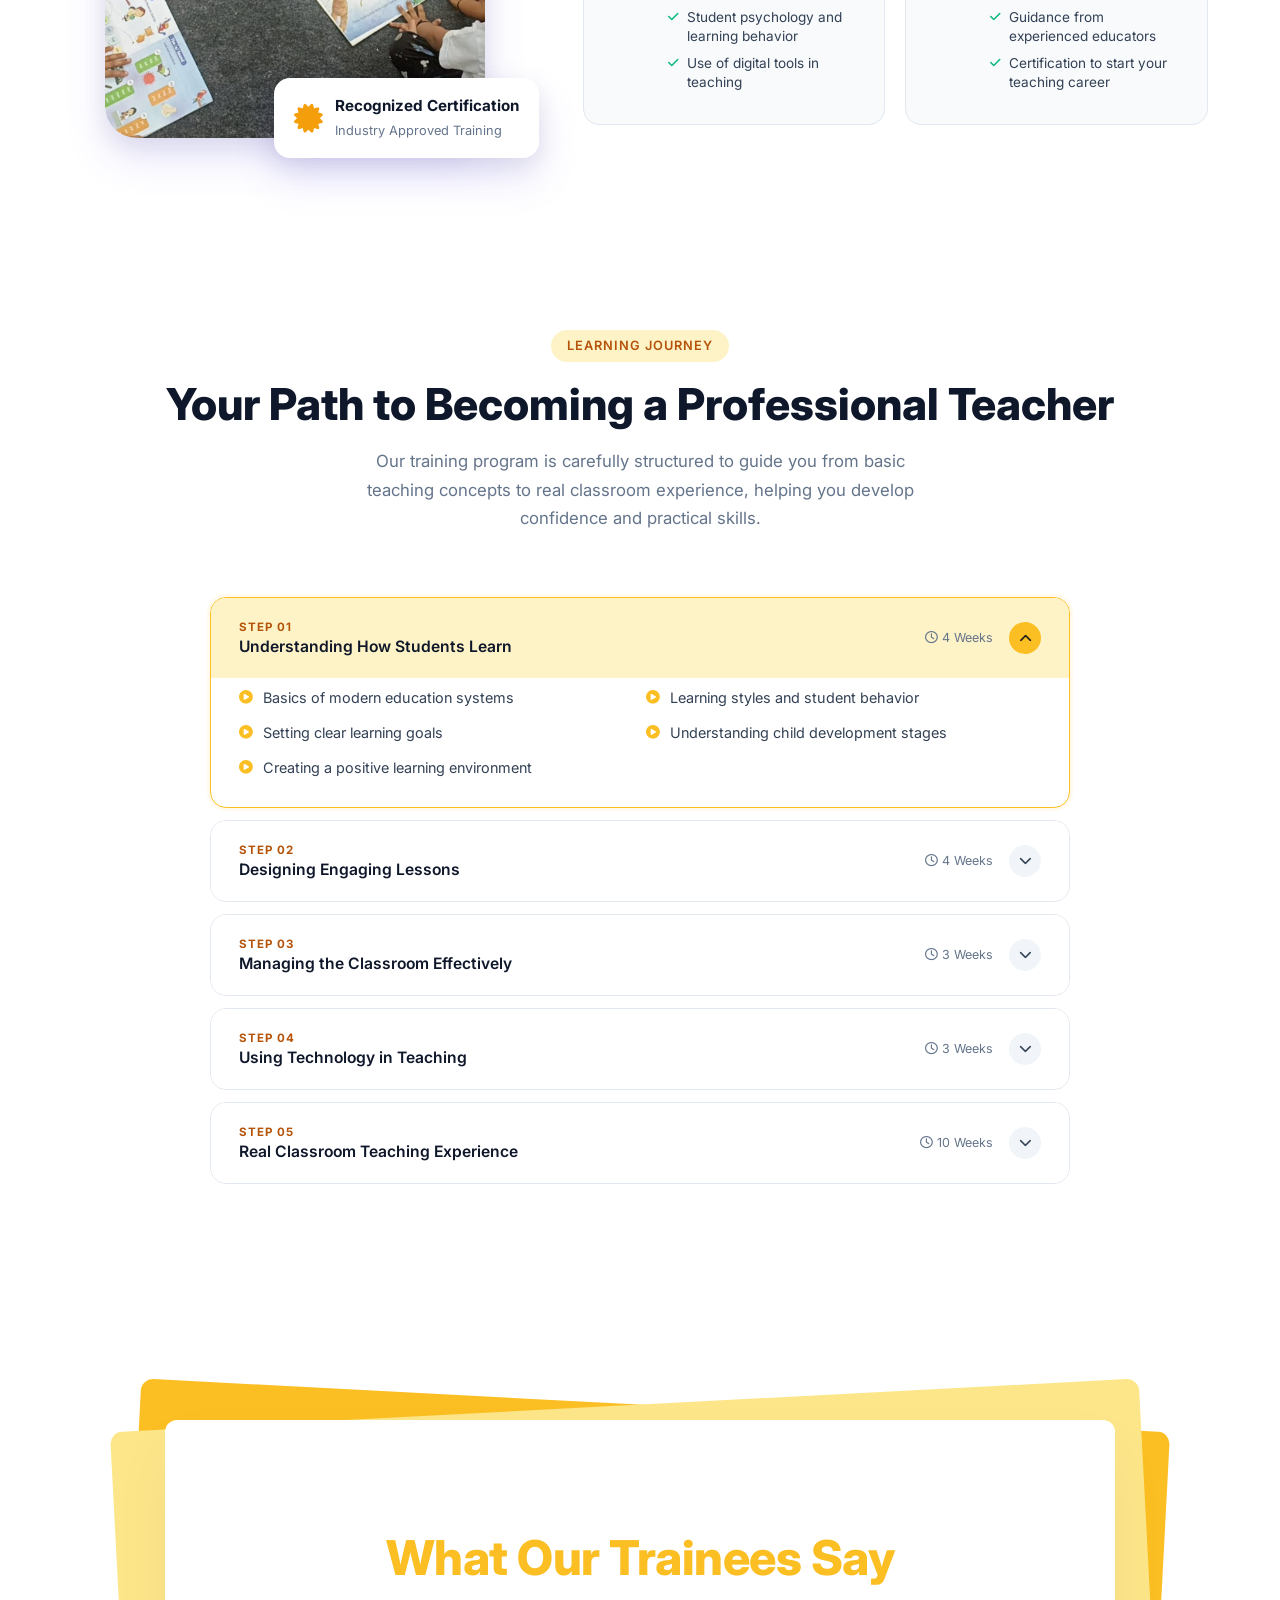
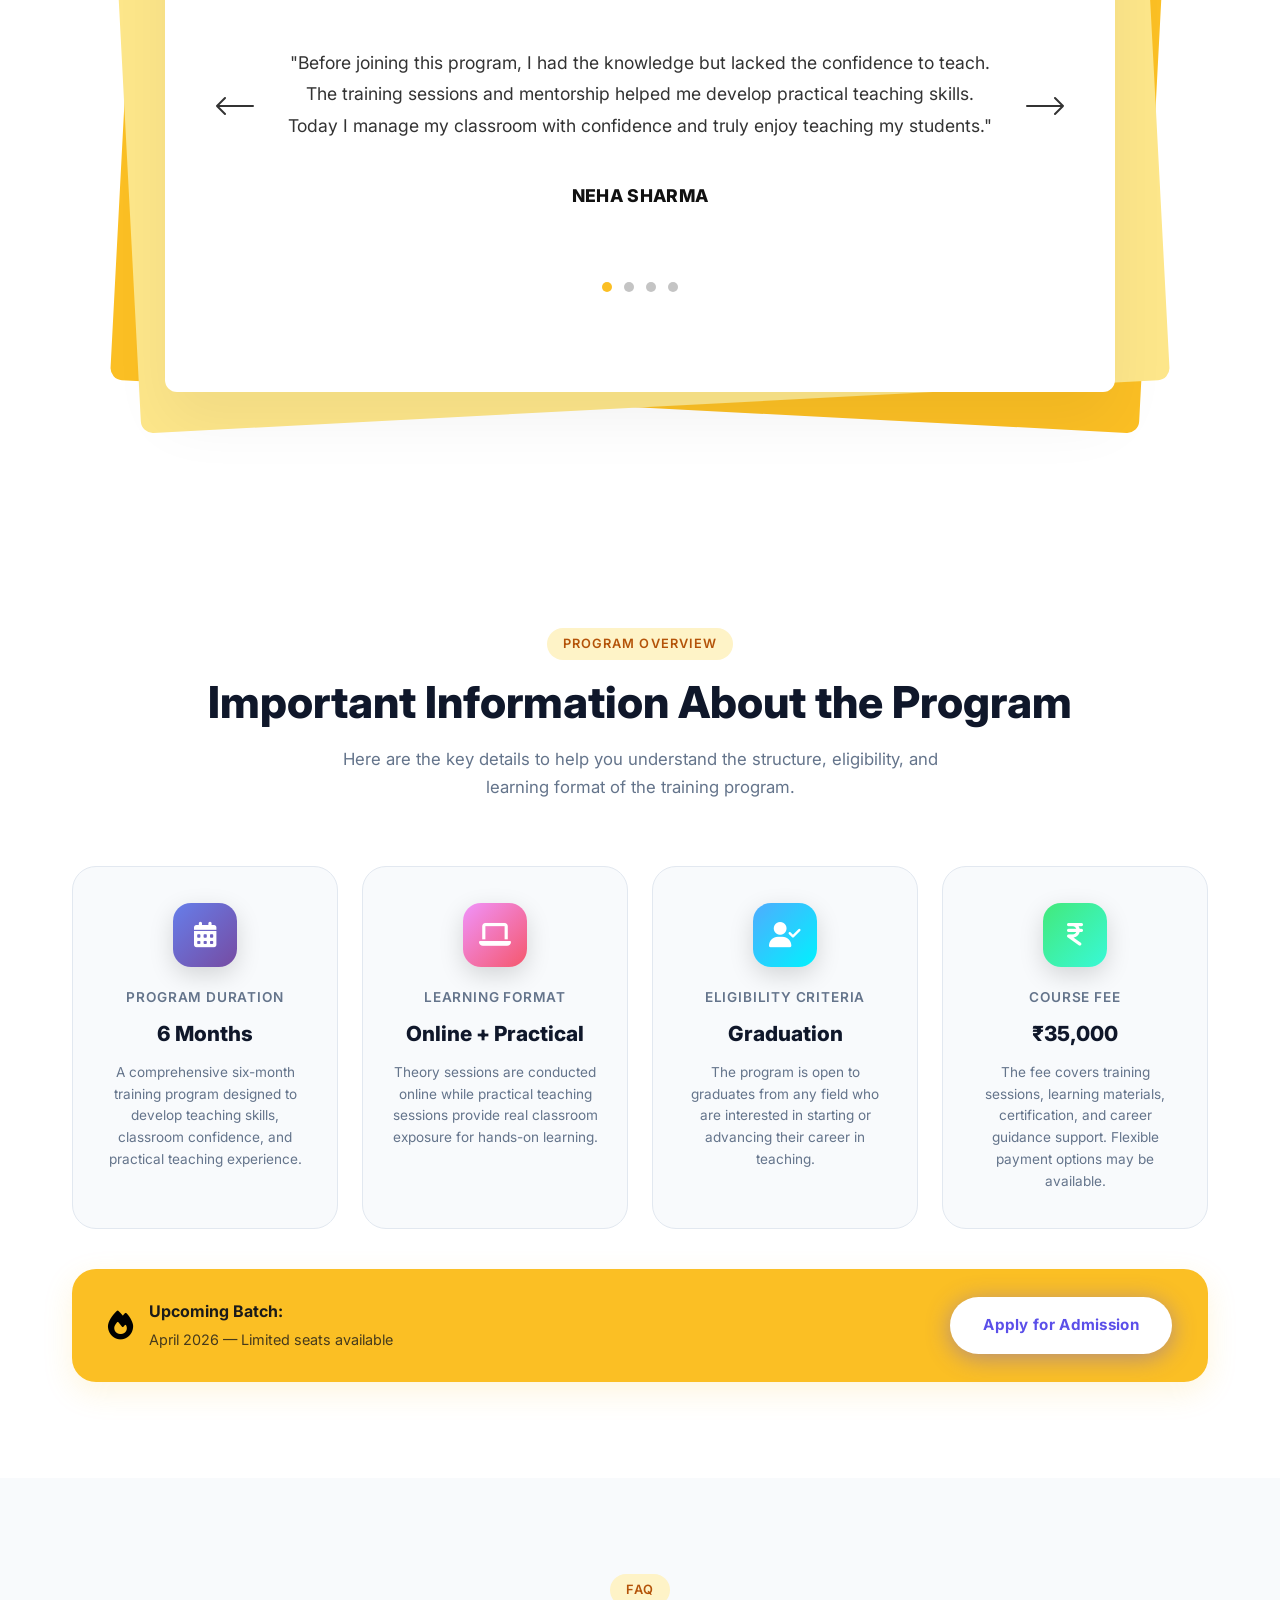
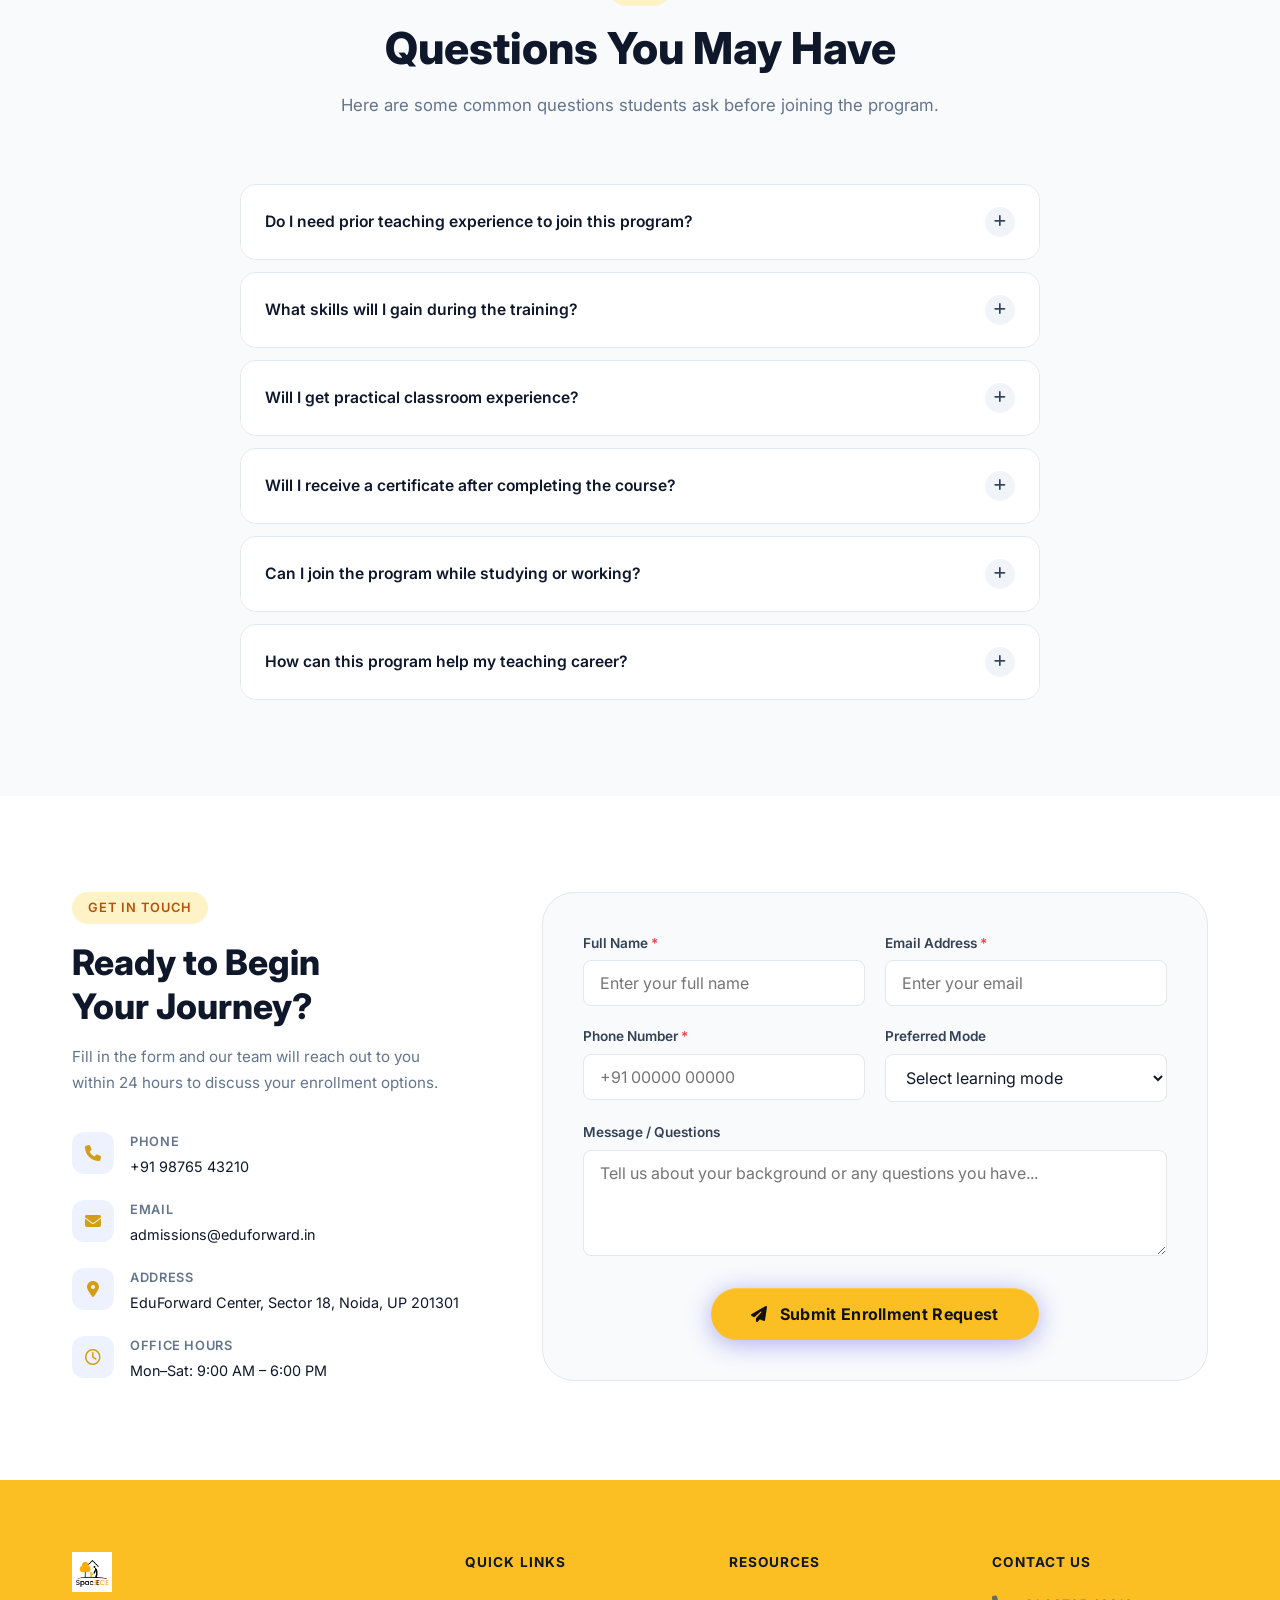
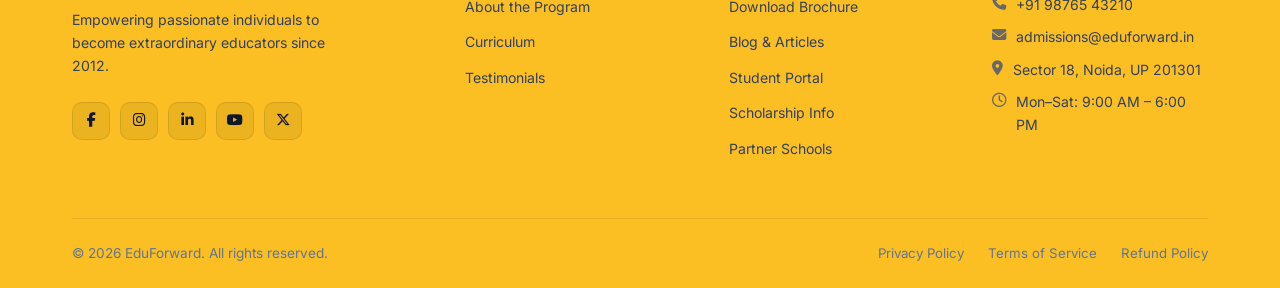
<file: Teacher-Training_Program/index.html>
<!doctype html>
<html lang="en">
  <head>
    <meta charset="UTF-8" />
    <meta name="viewport" content="width=device-width, initial-scale=1.0" />
    <meta
      name="description"
      content="Join our Teacher Training Program and transform your teaching career. Expert mentors, certified curriculum, hands-on training, and flexible learning modes."
    />
    <title>Teacher Training Program</title>

    <!-- Google Fonts -->
    <link rel="preconnect" href="https://fonts.googleapis.com" />
    <link rel="preconnect" href="https://fonts.gstatic.com" crossorigin />
    <link
      href="https://fonts.googleapis.com/css2?family=Inter:wght@300;400;500;600;700;800;900&family=Playfair+Display:wght@700;800&display=swap"
      rel="stylesheet"
    />

    <!-- Font Awesome Icons -->
    <link
      rel="stylesheet"
      href="https://cdnjs.cloudflare.com/ajax/libs/font-awesome/6.5.0/css/all.min.css"
    />

    <!-- Custom CSS -->
    <link rel="stylesheet" href="style.css" />
  </head>

  <body>
    <!-- ===================== NAVBAR ===================== -->
    <nav class="navbar" id="navbar">
      <div class="container nav-inner">
        <a href="#hero" class="nav-logo">
          <img src="assets/logo.jpg" alt="EduForward Logo" class="logo-img" />
        </a>
        <ul class="nav-links" id="navLinks">
          <li><a href="#about">About</a></li>

          <li><a href="#curriculum">Curriculum</a></li>

          <li><a href="#testimonials">Testimonials</a></li>
          <li><a href="#details">Details</a></li>
          <li><a href="#faq">FAQ</a></li>
        </ul>
        <a href="#contact" class="btn-nav nav-enroll">Enroll Now</a>
        <button class="hamburger" id="hamburger" aria-label="Toggle menu">
          <span></span><span></span><span></span>
        </button>
      </div>
    </nav>

    <!-- ===================== HERO SECTION ===================== -->
    <section class="hero" id="hero">
      <div class="hero-bg-shapes">
        <div class="shape shape-1"></div>
        <div class="shape shape-2"></div>
        <div class="shape shape-3"></div>
      </div>

      <div class="container hero-content">
        <div class="hero-badge">
          <i class="fa-solid fa-graduation-cap"></i> Certified Professional
          Teacher Program
        </div>

        <h1 class="hero-title">
          Inspire Young Minds<br />
          Become a <span class="highlight">Confident Educator</span>
        </h1>

        <p class="hero-desc">
          Turn your passion for teaching into a professional career. Our Teacher
          Training Program equips you with modern teaching methods, classroom
          management skills, and real teaching experience to prepare you for
          today's dynamic learning environments.
        </p>

        <div class="hero-cta">
          <a href="#contact" class="btn btn-primary">
            <i class="fa-solid fa-rocket"></i> Start Your Teaching Journey
          </a>

          <a href="#about" class="btn btn-outline">
            <i class="fa-solid fa-book-open"></i> Explore Program
          </a>
        </div>

        <div class="hero-stats">
          <div class="stat-item">
            <span class="stat-num">4,800+</span>
            <span class="stat-label">Certified Teachers</span>
          </div>

          <div class="stat-divider"></div>

          <div class="stat-item">
            <span class="stat-num">96%</span>
            <span class="stat-label">Career Success</span>
          </div>

          <div class="stat-divider"></div>

          <div class="stat-item">
            <span class="stat-num">40+</span>
            <span class="stat-label">Education Experts</span>
          </div>

          <div class="stat-divider"></div>

          <div class="stat-item">
            <span class="stat-num">10+</span>
            <span class="stat-label">Years of Training Excellence</span>
          </div>
        </div>
      </div>
    </section>

    <!-- ===================== ABOUT SECTION ===================== -->
    <section class="section about" id="about">
      <div class="container">
        <div class="section-header">
          <span class="section-tag">Why This Program</span>
          <h2 class="section-title">
            Building Confident Teachers for Modern Classrooms
          </h2>
          <p class="section-subtitle">
            Our program is designed to transform passionate individuals into
            skilled educators through practical training, expert mentorship, and
            modern teaching methodologies.
          </p>
        </div>

        <div class="about-grid">
          <div class="about-image-col">
            <div class="about-image-wrapper">
              <img
                src="assets/image1.png"
                alt="Teacher Training Program"
                class="about-img"
              />

              <div class="about-badge-card">
                <i class="fa-solid fa-certificate"></i>
                <div>
                  <strong>Recognized Certification</strong>
                  <span>Industry Approved Training</span>
                </div>
              </div>
            </div>
          </div>

          <div class="about-content-col">
            <p class="about-intro">
              Teaching is more than delivering lessons — it is about inspiring
              curiosity, building confidence, and creating meaningful learning
              experiences. Our Teacher Training Program focuses on practical
              classroom strategies, student engagement techniques, and modern
              digital teaching tools so that you step into your classroom with
              confidence and professionalism.
            </p>

            <div class="objectives-grid">
              <div class="objective-card">
                <div class="obj-icon">
                  <i class="fa-solid fa-lightbulb"></i>
                </div>

                <div>
                  <h4>What You Will Learn</h4>

                  <ul>
                    <li>
                      <i class="fa-solid fa-check"></i> Effective teaching and
                      communication skills
                    </li>
                    <li>
                      <i class="fa-solid fa-check"></i> Modern classroom
                      management techniques
                    </li>
                    <li>
                      <i class="fa-solid fa-check"></i> Student psychology and
                      learning behavior
                    </li>
                    <li>
                      <i class="fa-solid fa-check"></i> Use of digital tools in
                      teaching
                    </li>
                  </ul>
                </div>
              </div>

              <div class="objective-card">
                <div class="obj-icon">
                  <i class="fa-solid fa-graduation-cap"></i>
                </div>

                <div>
                  <h4>Program Benefits</h4>

                  <ul>
                    <li>
                      <i class="fa-solid fa-check"></i> 6 months of structured
                      professional training
                    </li>
                    <li>
                      <i class="fa-solid fa-check"></i> Practical teaching
                      experience
                    </li>
                    <li>
                      <i class="fa-solid fa-check"></i> Guidance from
                      experienced educators
                    </li>
                    <li>
                      <i class="fa-solid fa-check"></i> Certification to start
                      your teaching career
                    </li>
                  </ul>
                </div>
              </div>
            </div>
          </div>
        </div>
      </div>
    </section>

    <!-- ===================== CURRICULUM SECTION ===================== -->
    <section class="section curriculum" id="curriculum">
      <div class="container">
        <div class="section-header">
          <span class="section-tag">Learning Journey</span>
          <h2 class="section-title">
            Your Path to Becoming a Professional Teacher
          </h2>
          <p class="section-subtitle">
            Our training program is carefully structured to guide you from basic
            teaching concepts to real classroom experience, helping you develop
            confidence and practical skills.
          </p>
        </div>

        <div class="curriculum-accordion" id="curriculumAccordion">
          <!-- Module 1 -->
          <div class="accordion-item active">
            <button class="accordion-header" id="acc1">
              <div class="acc-left">
                <span class="acc-module">Step 01</span>
                <span class="acc-title">Understanding How Students Learn</span>
              </div>
              <div class="acc-meta">
                <span class="acc-duration"
                  ><i class="fa-regular fa-clock"></i> 4 Weeks</span
                >
                <span class="acc-arrow"
                  ><i class="fa-solid fa-chevron-down"></i
                ></span>
              </div>
            </button>

            <div class="accordion-body">
              <ul class="module-topics">
                <li>
                  <i class="fa-solid fa-play-circle"></i> Basics of modern
                  education systems
                </li>
                <li>
                  <i class="fa-solid fa-play-circle"></i> Learning styles and
                  student behavior
                </li>
                <li>
                  <i class="fa-solid fa-play-circle"></i> Setting clear learning
                  goals
                </li>
                <li>
                  <i class="fa-solid fa-play-circle"></i> Understanding child
                  development stages
                </li>
                <li>
                  <i class="fa-solid fa-play-circle"></i> Creating a positive
                  learning environment
                </li>
              </ul>
            </div>
          </div>

          <!-- Module 2 -->
          <div class="accordion-item">
            <button class="accordion-header" id="acc2">
              <div class="acc-left">
                <span class="acc-module">Step 02</span>
                <span class="acc-title">Designing Engaging Lessons</span>
              </div>

              <div class="acc-meta">
                <span class="acc-duration"
                  ><i class="fa-regular fa-clock"></i> 4 Weeks</span
                >
                <span class="acc-arrow"
                  ><i class="fa-solid fa-chevron-down"></i
                ></span>
              </div>
            </button>

            <div class="accordion-body">
              <ul class="module-topics">
                <li>
                  <i class="fa-solid fa-play-circle"></i> Creating effective
                  lesson plans
                </li>
                <li>
                  <i class="fa-solid fa-play-circle"></i> Interactive teaching
                  strategies
                </li>
                <li>
                  <i class="fa-solid fa-play-circle"></i> Adapting lessons for
                  different learners
                </li>
                <li>
                  <i class="fa-solid fa-play-circle"></i> Measuring student
                  understanding
                </li>
                <li>
                  <i class="fa-solid fa-play-circle"></i> Designing engaging
                  learning activities
                </li>
              </ul>
            </div>
          </div>

          <!-- Module 3 -->
          <div class="accordion-item">
            <button class="accordion-header" id="acc3">
              <div class="acc-left">
                <span class="acc-module">Step 03</span>
                <span class="acc-title"
                  >Managing the Classroom Effectively</span
                >
              </div>

              <div class="acc-meta">
                <span class="acc-duration"
                  ><i class="fa-regular fa-clock"></i> 3 Weeks</span
                >
                <span class="acc-arrow"
                  ><i class="fa-solid fa-chevron-down"></i
                ></span>
              </div>
            </button>

            <div class="accordion-body">
              <ul class="module-topics">
                <li>
                  <i class="fa-solid fa-play-circle"></i> Building positive
                  student relationships
                </li>
                <li>
                  <i class="fa-solid fa-play-circle"></i> Handling classroom
                  challenges
                </li>
                <li>
                  <i class="fa-solid fa-play-circle"></i> Encouraging active
                  participation
                </li>
                <li>
                  <i class="fa-solid fa-play-circle"></i> Motivating students to
                  learn
                </li>
                <li>
                  <i class="fa-solid fa-play-circle"></i> Creating respectful
                  classroom culture
                </li>
              </ul>
            </div>
          </div>

          <!-- Module 4 -->
          <div class="accordion-item">
            <button class="accordion-header" id="acc4">
              <div class="acc-left">
                <span class="acc-module">Step 04</span>
                <span class="acc-title">Using Technology in Teaching</span>
              </div>

              <div class="acc-meta">
                <span class="acc-duration"
                  ><i class="fa-regular fa-clock"></i> 3 Weeks</span
                >
                <span class="acc-arrow"
                  ><i class="fa-solid fa-chevron-down"></i
                ></span>
              </div>
            </button>

            <div class="accordion-body">
              <ul class="module-topics">
                <li>
                  <i class="fa-solid fa-play-circle"></i> Digital tools for
                  modern classrooms
                </li>
                <li>
                  <i class="fa-solid fa-play-circle"></i> Creating engaging
                  online lessons
                </li>
                <li>
                  <i class="fa-solid fa-play-circle"></i> Interactive quizzes
                  and learning apps
                </li>
                <li>
                  <i class="fa-solid fa-play-circle"></i> Blended and flipped
                  learning models
                </li>
                <li>
                  <i class="fa-solid fa-play-circle"></i> Making digital
                  learning accessible
                </li>
              </ul>
            </div>
          </div>

          <!-- Module 5 -->
          <div class="accordion-item">
            <button class="accordion-header" id="acc5">
              <div class="acc-left">
                <span class="acc-module">Step 05</span>
                <span class="acc-title"
                  >Real Classroom Teaching Experience</span
                >
              </div>

              <div class="acc-meta">
                <span class="acc-duration"
                  ><i class="fa-regular fa-clock"></i> 10 Weeks</span
                >
                <span class="acc-arrow"
                  ><i class="fa-solid fa-chevron-down"></i
                ></span>
              </div>
            </button>

            <div class="accordion-body">
              <ul class="module-topics">
                <li>
                  <i class="fa-solid fa-play-circle"></i> Teaching practice in
                  real classrooms
                </li>
                <li>
                  <i class="fa-solid fa-play-circle"></i> Feedback from
                  experienced mentors
                </li>
                <li>
                  <i class="fa-solid fa-play-circle"></i> Teaching portfolio
                  creation
                </li>
                <li>
                  <i class="fa-solid fa-play-circle"></i> Final teaching
                  demonstration
                </li>
                <li>
                  <i class="fa-solid fa-play-circle"></i> Career preparation for
                  educators
                </li>
              </ul>
            </div>
          </div>
        </div>
      </div>
    </section>

    <!-- ===================== Student Testimonials ===================== -->
    <section class="section testimonials" id="testimonials">
      <div class="container">
        <div class="testimonial-container">
          <div class="testimonial-layer layer-1"></div>
          <div class="testimonial-layer layer-2"></div>

          <div class="testimonial-main-card">
            <h2 class="testimonial-card-title">What Our Trainees Say</h2>

            <div class="testimonial-slider-wrapper">
              <div class="testimonial-slider" id="testimonialSlider">
                <!-- Slide 1 -->
                <div class="testimonial-slide">
                  <p class="testimonial-text">
                    "Before joining this program, I had the knowledge but lacked
                    the confidence to teach. The training sessions and
                    mentorship helped me develop practical teaching skills.
                    Today I manage my classroom with confidence and truly enjoy
                    teaching my students."
                  </p>
                  <h4 class="testimonial-author-name">Neha Sharma</h4>
                </div>

                <!-- Slide 2 -->
                <div class="testimonial-slide">
                  <p class="testimonial-text">
                    "The structured curriculum and real classroom practice made
                    a huge difference in my teaching approach. I learned how to
                    engage students, design effective lessons, and use
                    technology in education. This program gave me the confidence
                    to start my teaching career."
                  </p>
                  <h4 class="testimonial-author-name">Rohit Patel</h4>
                </div>

                <!-- Slide 3 -->
                <div class="testimonial-slide">
                  <p class="testimonial-text">
                    "What I loved most was the guidance from experienced
                    mentors. They reviewed our teaching methods, gave practical
                    feedback, and helped us improve every week. The experience
                    prepared me for real classroom challenges."
                  </p>
                  <h4 class="testimonial-author-name">Priya Desai</h4>
                </div>

                <!-- Slide 4 -->
                <div class="testimonial-slide">
                  <p class="testimonial-text">
                    "This training program helped me transform my passion for
                    teaching into a real career. The hands-on practice sessions
                    and supportive learning environment made the entire journey
                    enjoyable and highly valuable."
                  </p>
                  <h4 class="testimonial-author-name">Amit Verma</h4>
                </div>
              </div>
            </div>

            <button
              class="slider-btn prev-btn"
              id="prevBtn"
              aria-label="Previous testimonial"
            >
              <svg width="40" height="20" viewBox="0 0 40 20" fill="none">
                <path
                  d="M38 10H2M2 10L10 2M2 10L10 18"
                  stroke="currentColor"
                  stroke-width="2"
                  stroke-linecap="round"
                  stroke-linejoin="round"
                />
              </svg>
            </button>

            <button
              class="slider-btn next-btn"
              id="nextBtn"
              aria-label="Next testimonial"
            >
              <svg width="40" height="20" viewBox="0 0 40 20" fill="none">
                <path
                  d="M2 10H38M38 10L30 2M38 10L30 18"
                  stroke="currentColor"
                  stroke-width="2"
                  stroke-linecap="round"
                  stroke-linejoin="round"
                />
              </svg>
            </button>

            <div class="slider-dots" id="sliderDots"></div>
          </div>
        </div>
      </div>
    </section>

    <!-- ===================== PROGRAM DETAILS SECTION ===================== -->
    <section class="section details" id="details">
      <div class="container">
        <div class="section-header">
          <span class="section-tag">Program Overview</span>
          <h2 class="section-title">Important Information About the Program</h2>
          <p class="section-subtitle">
            Here are the key details to help you understand the structure,
            eligibility, and learning format of the training program.
          </p>
        </div>

        <div class="details-grid">
          <div class="detail-card">
            <div
              class="detail-icon"
              style="
                background: linear-gradient(135deg, #667eea 0%, #764ba2 100%);
              "
            >
              <i class="fa-solid fa-calendar-days"></i>
            </div>

            <h3>Program Duration</h3>
            <div class="detail-value">6 Months</div>
            <p>
              A comprehensive six-month training program designed to develop
              teaching skills, classroom confidence, and practical teaching
              experience.
            </p>
          </div>

          <div class="detail-card">
            <div
              class="detail-icon"
              style="
                background: linear-gradient(135deg, #f093fb 0%, #f5576c 100%);
              "
            >
              <i class="fa-solid fa-laptop"></i>
            </div>

            <h3>Learning Format</h3>
            <div class="detail-value">Online + Practical</div>
            <p>
              Theory sessions are conducted online while practical teaching
              sessions provide real classroom exposure for hands-on learning.
            </p>
          </div>

          <div class="detail-card">
            <div
              class="detail-icon"
              style="
                background: linear-gradient(135deg, #4facfe 0%, #00f2fe 100%);
              "
            >
              <i class="fa-solid fa-user-check"></i>
            </div>

            <h3>Eligibility Criteria</h3>
            <div class="detail-value">Graduation</div>
            <p>
              The program is open to graduates from any field who are interested
              in starting or advancing their career in teaching.
            </p>
          </div>

          <div class="detail-card">
            <div
              class="detail-icon"
              style="
                background: linear-gradient(135deg, #43e97b 0%, #38f9d7 100%);
              "
            >
              <i class="fa-solid fa-indian-rupee-sign"></i>
            </div>

            <h3>Course Fee</h3>
            <div class="detail-value">₹35,000</div>
            <p>
              The fee covers training sessions, learning materials,
              certification, and career guidance support. Flexible payment
              options may be available.
            </p>
          </div>
        </div>

        <!-- Intake Dates -->
        <div class="intake-banner">
          <div class="intake-left">
            <i class="fa-solid fa-fire"></i>

            <div>
              <strong>Upcoming Batch:</strong>
              <span>April 2026 — Limited seats available</span>
            </div>
          </div>

          <a href="#contact" class="btn btn-primary">Apply for Admission</a>
        </div>
      </div>
    </section>

    <!-- ===================== FAQ SECTION ===================== -->
    <section class="section faq" id="faq">
      <div class="container">
        <div class="section-header">
          <span class="section-tag">FAQ</span>
          <h2 class="section-title">Questions You May Have</h2>
          <p class="section-subtitle">
            Here are some common questions students ask before joining the
            program.
          </p>
        </div>

        <div class="faq-accordion" id="faqAccordion">
          <div class="faq-item">
            <button class="faq-header">
              <span
                >Do I need prior teaching experience to join this program?</span
              >
              <span class="faq-arrow"><i class="fa-solid fa-plus"></i></span>
            </button>
            <div class="faq-body">
              <p>
                No prior teaching experience is required. This program is
                designed for beginners as well as individuals who want to build
                professional teaching skills from scratch.
              </p>
            </div>
          </div>

          <div class="faq-item">
            <button class="faq-header">
              <span>What skills will I gain during the training?</span>
              <span class="faq-arrow"><i class="fa-solid fa-plus"></i></span>
            </button>
            <div class="faq-body">
              <p>
                You will learn classroom management, lesson planning, student
                engagement techniques, modern teaching tools, and practical
                teaching strategies used in real classrooms.
              </p>
            </div>
          </div>

          <div class="faq-item">
            <button class="faq-header">
              <span>Will I get practical classroom experience?</span>
              <span class="faq-arrow"><i class="fa-solid fa-plus"></i></span>
            </button>
            <div class="faq-body">
              <p>
                Yes. The program includes practical teaching sessions where you
                will gain real classroom experience under the guidance of
                experienced mentors.
              </p>
            </div>
          </div>

          <div class="faq-item">
            <button class="faq-header">
              <span
                >Will I receive a certificate after completing the course?</span
              >
              <span class="faq-arrow"><i class="fa-solid fa-plus"></i></span>
            </button>
            <div class="faq-body">
              <p>
                Yes. After successfully completing the program, you will receive
                a professional certification that can help you start or advance
                your teaching career.
              </p>
            </div>
          </div>

          <div class="faq-item">
            <button class="faq-header">
              <span>Can I join the program while studying or working?</span>
              <span class="faq-arrow"><i class="fa-solid fa-plus"></i></span>
            </button>
            <div class="faq-body">
              <p>
                Yes. The program is designed with flexible schedules so students
                and working professionals can easily participate in the training
                sessions.
              </p>
            </div>
          </div>

          <div class="faq-item">
            <button class="faq-header">
              <span>How can this program help my teaching career?</span>
              <span class="faq-arrow"><i class="fa-solid fa-plus"></i></span>
            </button>
            <div class="faq-body">
              <p>
                This training program helps you develop professional teaching
                skills, gain classroom confidence, and prepare for opportunities
                in schools, coaching institutes, and educational organizations.
              </p>
            </div>
          </div>
        </div>
      </div>
    </section>
    <!-- ===================== CONTACT / ENROLL SECTION ===================== -->
    <section class="section contact" id="contact">
      <div class="container">
        <div class="contact-grid">
          <div class="contact-info-col">
            <span class="section-tag">Get in Touch</span>
            <h2 class="contact-title">Ready to Begin<br />Your Journey?</h2>
            <p>
              Fill in the form and our team will reach out to you within 24
              hours to discuss your enrollment options.
            </p>

            <div class="contact-details">
              <div class="contact-detail-item">
                <div class="cd-icon"><i class="fa-solid fa-phone"></i></div>
                <div>
                  <strong>Phone</strong>
                  <span>+91 98765 43210</span>
                </div>
              </div>
              <div class="contact-detail-item">
                <div class="cd-icon"><i class="fa-solid fa-envelope"></i></div>
                <div>
                  <strong>Email</strong>
                  <span>admissions@eduforward.in</span>
                </div>
              </div>
              <div class="contact-detail-item">
                <div class="cd-icon">
                  <i class="fa-solid fa-location-dot"></i>
                </div>
                <div>
                  <strong>Address</strong>
                  <span>EduForward Center, Sector 18, Noida, UP 201301</span>
                </div>
              </div>
              <div class="contact-detail-item">
                <div class="cd-icon"><i class="fa-regular fa-clock"></i></div>
                <div>
                  <strong>Office Hours</strong>
                  <span>Mon–Sat: 9:00 AM – 6:00 PM</span>
                </div>
              </div>
            </div>
          </div>

          <div class="contact-form-col">
            <form class="enroll-form" id="enrollForm" novalidate>
              <div class="form-row">
                <div class="form-group">
                  <label for="fname"
                    >Full Name <span class="required">*</span></label
                  >
                  <input
                    type="text"
                    id="fname"
                    name="fname"
                    placeholder="Enter your full name"
                    autocomplete="name"
                  />
                  <span class="field-error" id="fnameError"></span>
                </div>
                <div class="form-group">
                  <label for="femail"
                    >Email Address <span class="required">*</span></label
                  >
                  <input
                    type="email"
                    id="femail"
                    name="femail"
                    placeholder="Enter your email"
                    autocomplete="email"
                  />
                  <span class="field-error" id="femailError"></span>
                </div>
              </div>
              <div class="form-row">
                <div class="form-group">
                  <label for="fphone"
                    >Phone Number <span class="required">*</span></label
                  >
                  <input
                    type="tel"
                    id="fphone"
                    name="fphone"
                    placeholder="+91 00000 00000"
                    autocomplete="tel"
                  />
                  <span class="field-error" id="fphoneError"></span>
                </div>
                <div class="form-group">
                  <label for="fmode">Preferred Mode</label>
                  <select id="fmode" name="fmode">
                    <option value="">Select learning mode</option>
                    <option value="online">Online</option>
                    <option value="offline">Offline</option>
                    <option value="hybrid">Hybrid</option>
                  </select>
                </div>
              </div>
              <div class="form-group full-width">
                <label for="fmessage">Message / Questions</label>
                <textarea
                  id="fmessage"
                  name="fmessage"
                  rows="4"
                  placeholder="Tell us about your background or any questions you have..."
                ></textarea>
              </div>
              <button
                type="submit"
                class="btn btn-primary submit-btn"
                id="submitBtn"
              >
                <i class="fa-solid fa-paper-plane"></i> Submit Enrollment
                Request
              </button>
              <div class="form-success" id="formSuccess">
                <i class="fa-solid fa-circle-check"></i>
                <span>Thank you! We'll reach out to you within 24 hours.</span>
              </div>
            </form>
          </div>
        </div>
      </div>
    </section>

    <!-- ===================== FOOTER ===================== -->
    <footer class="footer" id="footer">
      <div class="container">
        <div class="footer-grid">
          <!-- Brand -->
          <div class="footer-brand">
            <a href="#hero" class="footer-logo">
              <img
                src="assets/logo.jpg"
                alt="EduForward Logo"
                class="logo-img"
              />
            </a>
            <p>
              Empowering passionate individuals to become extraordinary
              educators since 2012.
            </p>
            <div class="social-links">
              <a href="https://www.facebook.com/SpacECE/" aria-label="Facebook"
                ><i class="fa-brands fa-facebook-f"></i
              ></a>
              <a
                href="https://www.instagram.com/spac.ece/#"
                aria-label="Instagram"
                ><i class="fa-brands fa-instagram"></i
              ></a>
              <a
                href="https://www.linkedin.com/company/spacece-co"
                aria-label="LinkedIn"
                ><i class="fa-brands fa-linkedin-in"></i
              ></a>
              <a href="http://youtube.com/@SpacECE" aria-label="YouTube"
                ><i class="fa-brands fa-youtube"></i
              ></a>
              <a href="#" aria-label="Twitter / X"
                ><i class="fa-brands fa-x-twitter"></i
              ></a>
            </div>
          </div>

          <!-- Quick Links -->
          <div class="footer-col">
            <h4>Quick Links</h4>
            <ul>
              <li><a href="#about">About the Program</a></li>

              <li><a href="#curriculum">Curriculum</a></li>

              <li><a href="#testimonials">Testimonials</a></li>
            </ul>
          </div>

          <!-- Resources -->
          <div class="footer-col">
            <h4>Resources</h4>
            <ul>
              <li><a href="#">Download Brochure</a></li>
              <li><a href="#">Blog & Articles</a></li>
              <li><a href="#">Student Portal</a></li>
              <li><a href="#">Scholarship Info</a></li>
              <li><a href="#">Partner Schools</a></li>
            </ul>
          </div>

          <!-- Contact Info -->
          <div class="footer-col">
            <h4>Contact Us</h4>
            <ul class="footer-contact">
              <li><i class="fa-solid fa-phone"></i> +91 98765 43210</li>
              <li>
                <i class="fa-solid fa-envelope"></i> admissions@eduforward.in
              </li>
              <li>
                <i class="fa-solid fa-location-dot"></i> Sector 18, Noida, UP
                201301
              </li>
              <li>
                <i class="fa-regular fa-clock"></i> Mon–Sat: 9:00 AM – 6:00 PM
              </li>
            </ul>
          </div>
        </div>

        <div class="footer-bottom">
          <p>© 2026 EduForward. All rights reserved.</p>
          <div class="footer-bottom-links">
            <a href="#">Privacy Policy</a>
            <a href="#">Terms of Service</a>
            <a href="#">Refund Policy</a>
          </div>
        </div>
      </div>
    </footer>

    <!-- Scroll to Top Button -->
    <button class="scroll-top" id="scrollTop" aria-label="Scroll to top">
      <i class="fa-solid fa-arrow-up"></i>
    </button>

    <!-- Custom JS -->
    <script src="script.js"></script>
  </body>
</html>
</file>
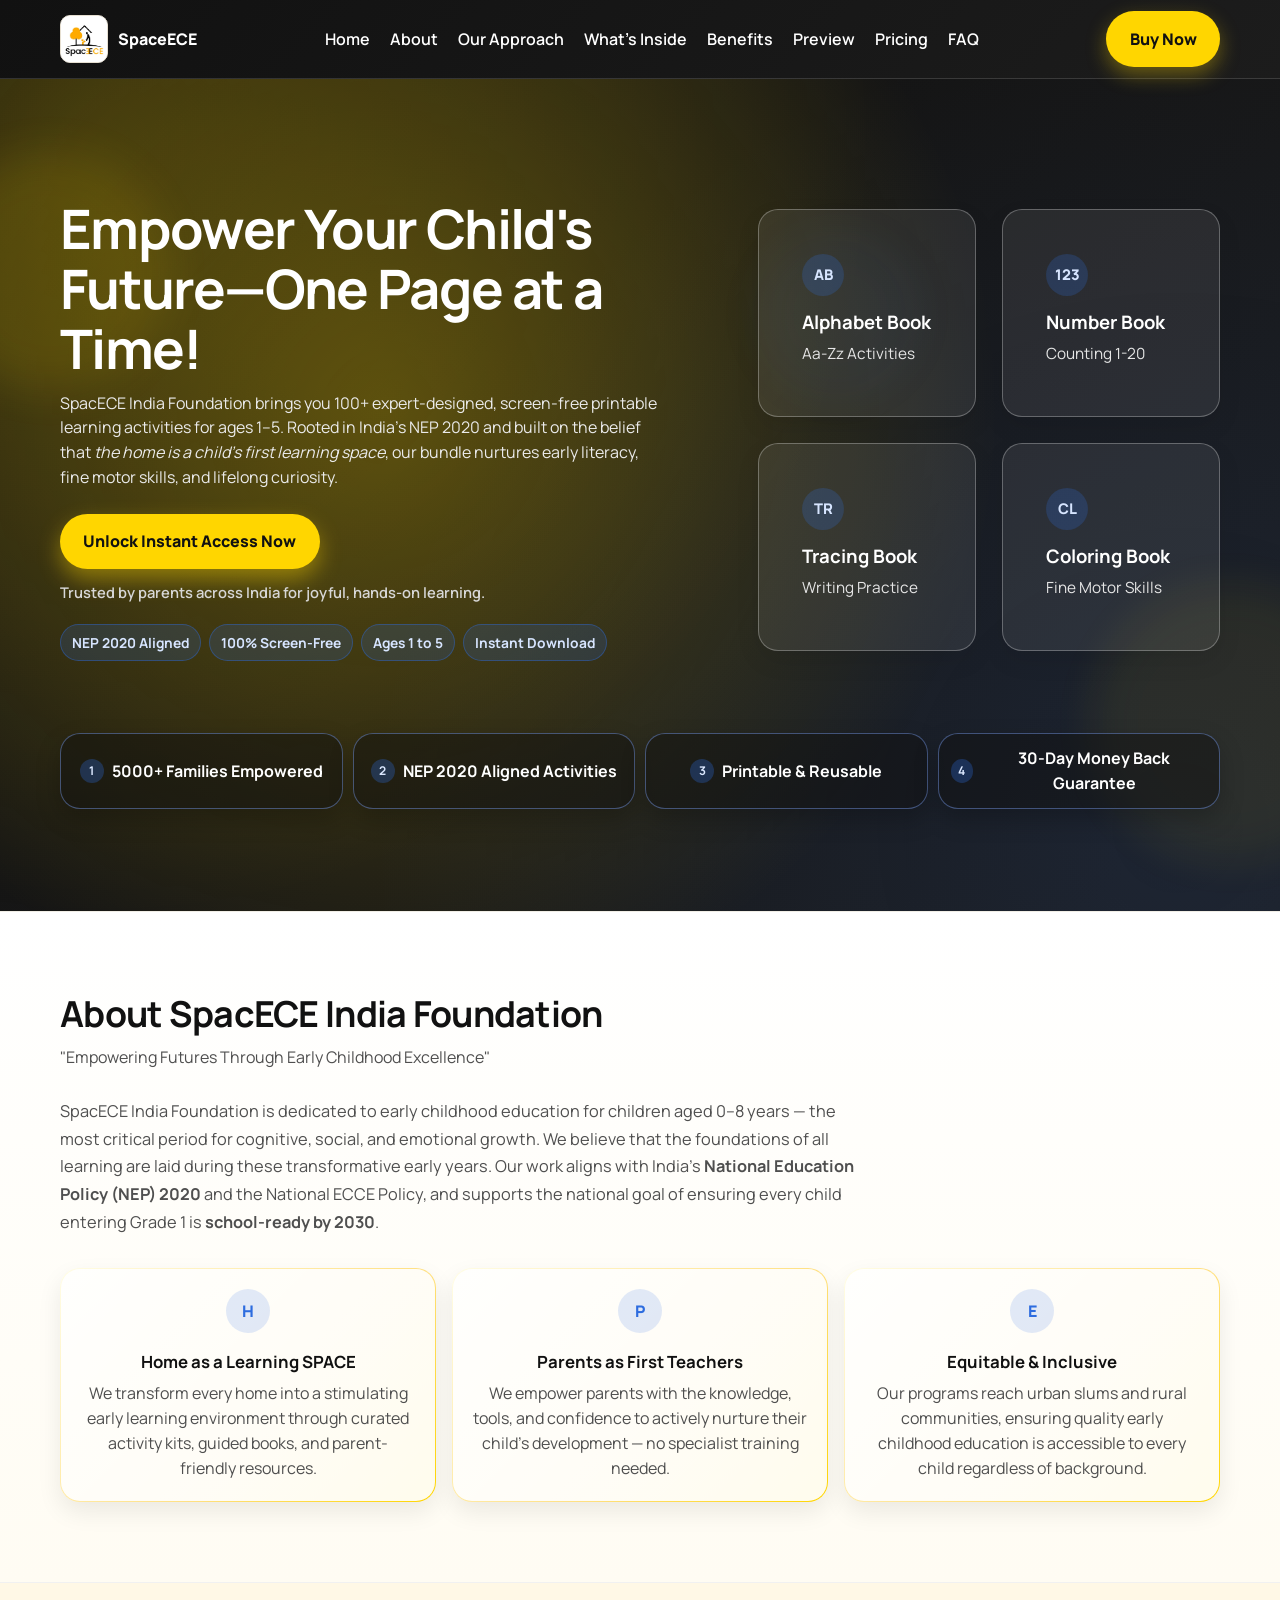
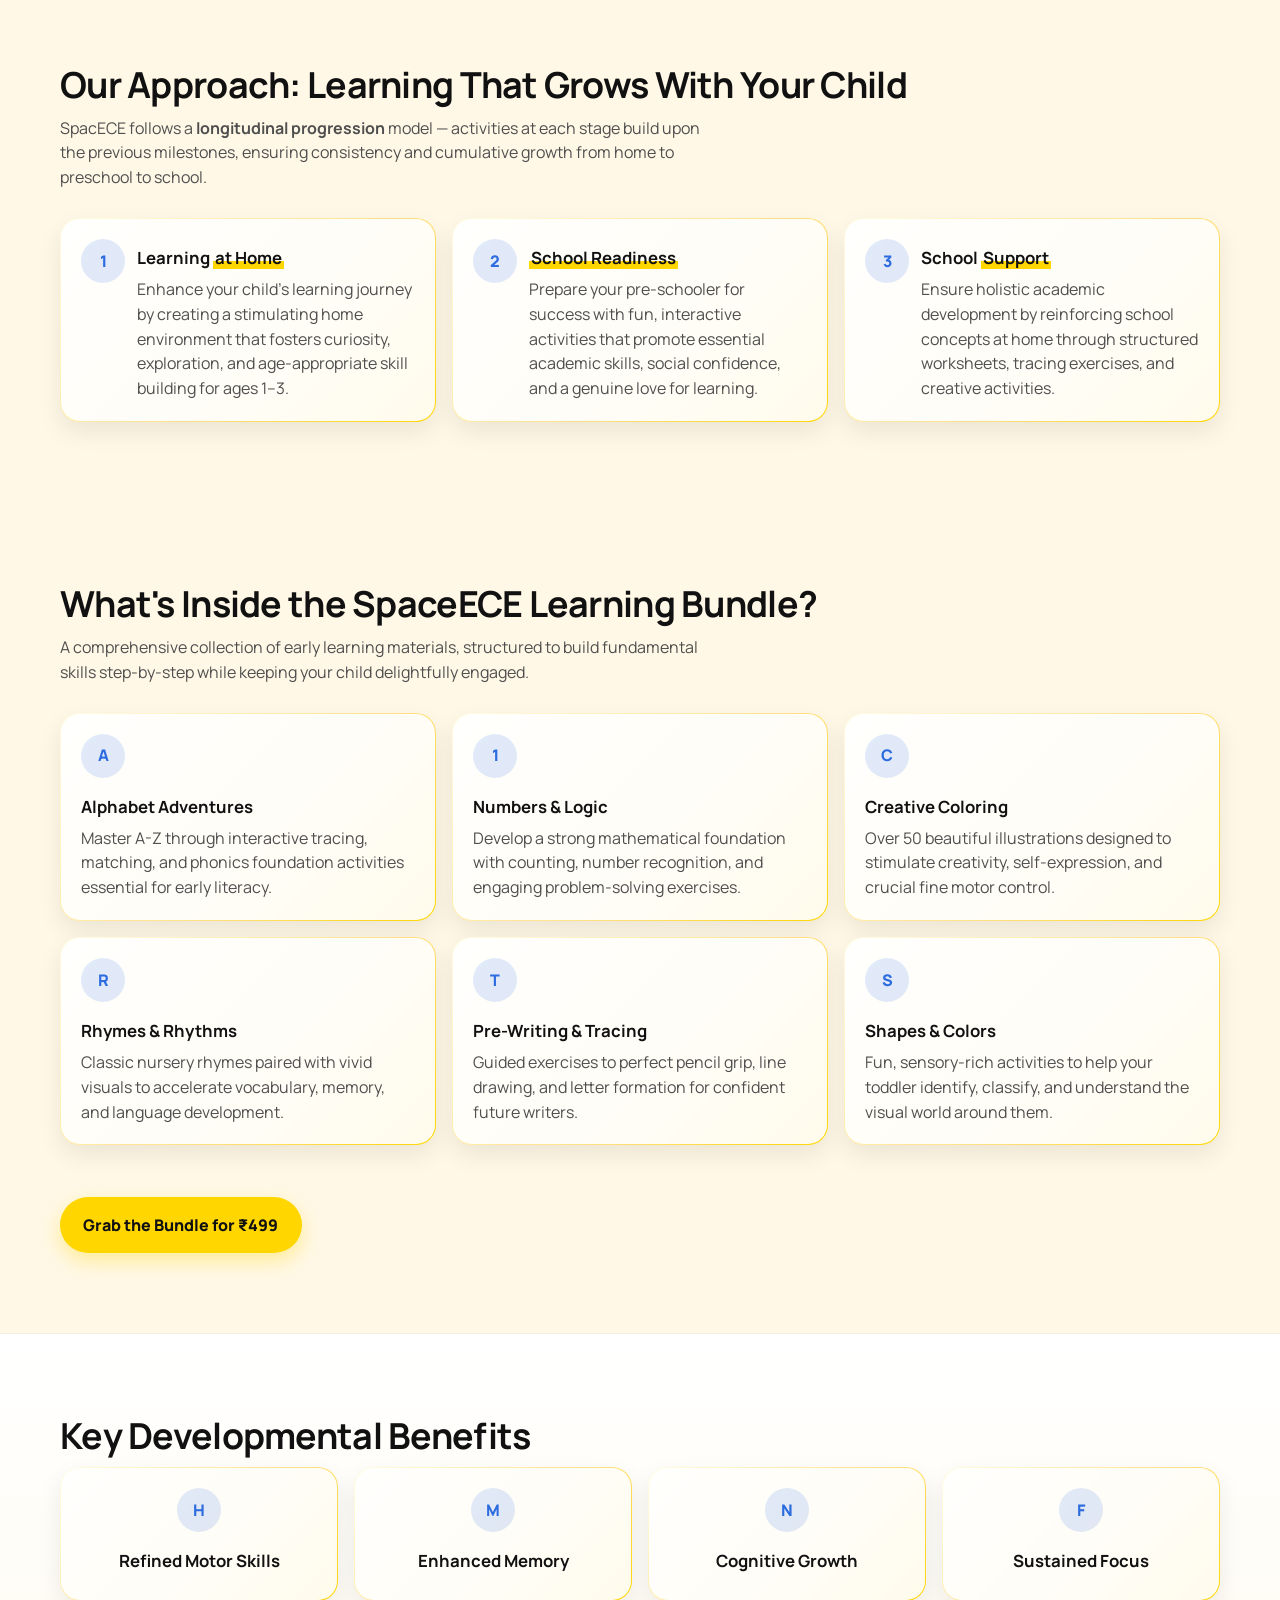
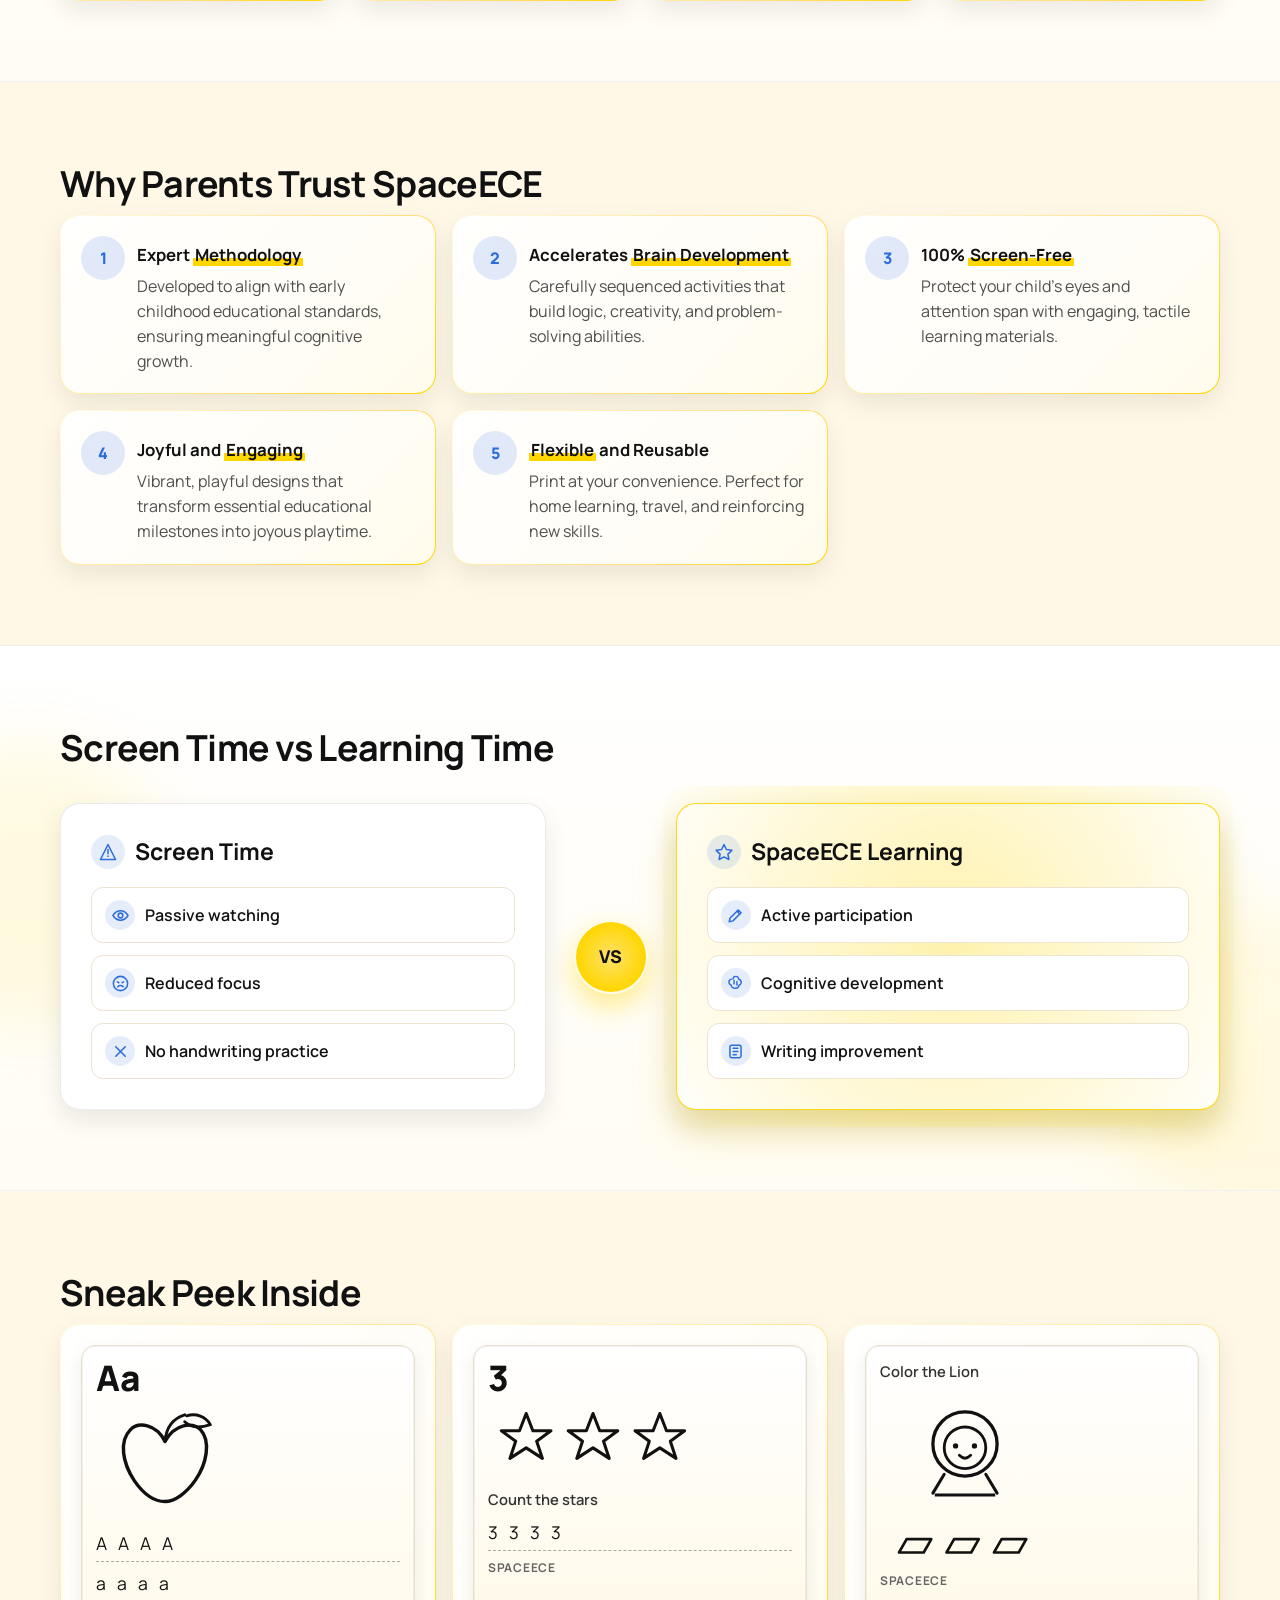
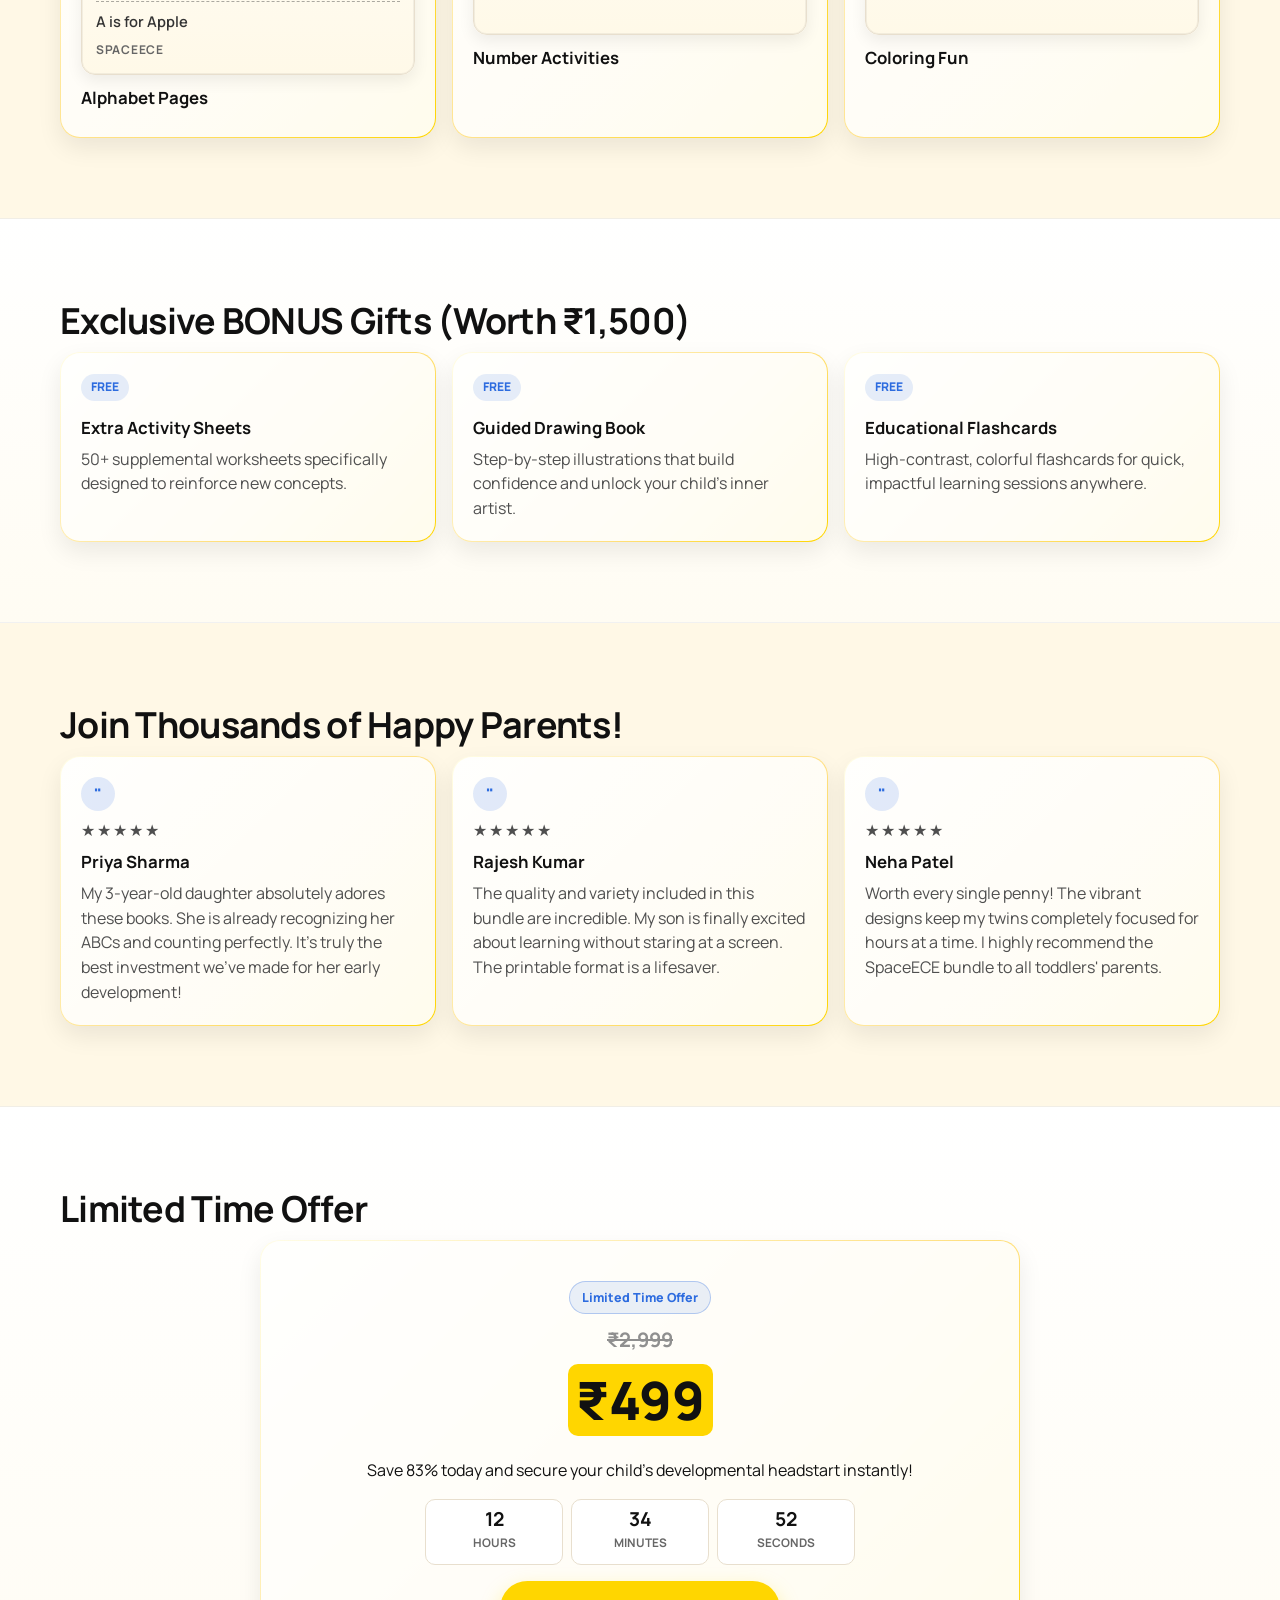
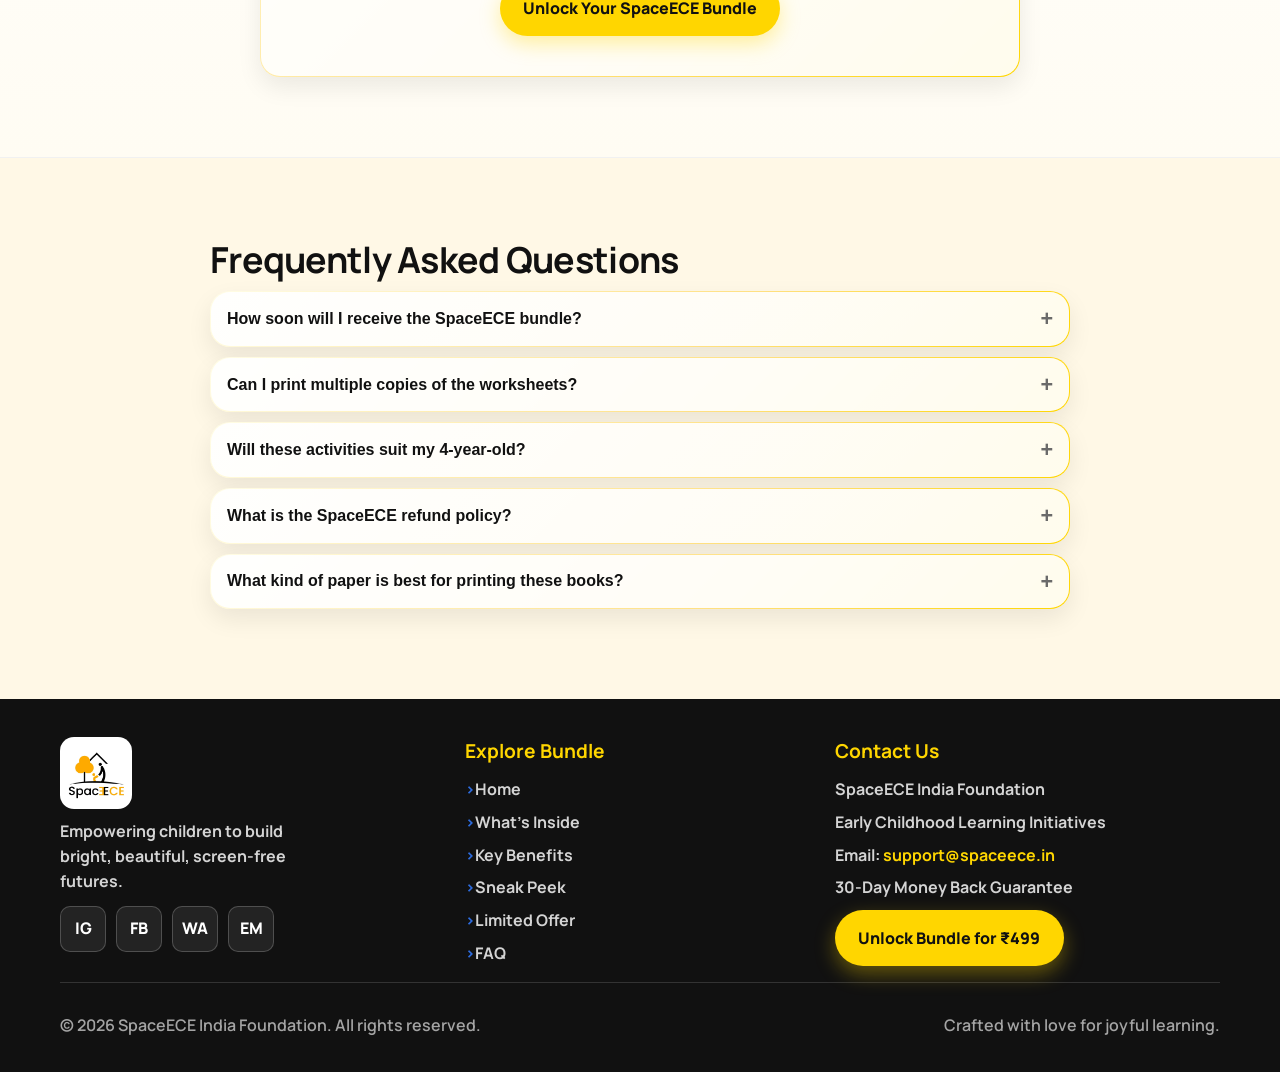
<file: kids_bundle_book/kids_bundle_book/index.html>
<!DOCTYPE html>
<html lang="en">

<head>
  <meta charset="UTF-8">
  <meta name="viewport" content="width=device-width, initial-scale=1.0">
  <meta name="description"
    content="Discover the Ultimate Kids Learning Bundle by SpaceECE. 100+ engaging, screen-free printable activities for ages 1-5 to boost brain development, fine motor skills, and early literacy.">
  <meta name="theme-color" content="#FFD600">
  <title>SpaceECE India Foundation | Ultimate Kids Learning Bundle</title>
  <link rel="preconnect" href="https://fonts.googleapis.com">
  <link rel="preconnect" href="https://fonts.gstatic.com" crossorigin>
  <link href="https://fonts.googleapis.com/css2?family=Manrope:wght@400;500;600;700;800&display=swap" rel="stylesheet">
  <link rel="stylesheet" href="style.css">
</head>

<body>
  <div class="logo-loader" id="logoLoader" aria-hidden="true">
    <img src="img/space.ece.logo.webp" alt="SpaceECE Logo" class="logo-loader-mark" width="180" height="180">
  </div>

  <header class="site-header" id="home">
    <div class="container header-inner">
      <a class="brand" href="#home" aria-label="SpaceECE home">
        <img src="img/space.ece.logo.webp" alt="SpaceECE Logo" width="48" height="48">
        <span>SpaceECE</span>
      </a>

      <button class="hamburger" id="hamburger" aria-label="Toggle navigation" aria-expanded="false">
        <span></span>
      </button>

      <nav class="site-nav" id="siteNav" aria-label="Primary navigation">
        <a href="#home">Home</a>
        <a href="#about">About</a>
        <a href="#approach">Our Approach</a>
        <a href="#inside">What's Inside</a>
        <a href="#benefits">Benefits</a>
        <a href="#preview">Preview</a>
        <a href="#pricing">Pricing</a>
        <a href="#faq">FAQ</a>
      </nav>

      <a class="btn btn-primary header-cta" href="#pricing">Buy Now</a>
    </div>
  </header>

  <main>
    <section class="hero">
      <div class="hero-bubble hero-bubble-1" aria-hidden="true"></div>
      <div class="hero-bubble hero-bubble-2" aria-hidden="true"></div>
      <div class="hero-bubble hero-bubble-3" aria-hidden="true"></div>
      <div class="container hero-grid">
        <div class="hero-copy">
          <h1 class="hero-title load-seq load-1">Empower Your Child's Future—One Page at a Time!</h1>
          <p class="hero-sub load-seq load-2">SpacECE India Foundation brings you 100+ expert-designed, screen-free
            printable learning activities for ages 1–5. Rooted in India's NEP 2020 and built on the belief that <em>the
              home is a child's first learning space</em>, our bundle nurtures early literacy, fine motor skills, and
            lifelong curiosity.</p>
          <div class="hero-actions load-seq load-3">
            <a href="#pricing" class="btn btn-primary">Unlock Instant Access Now</a>
            <span class="hero-proof">Trusted by parents across India for joyful, hands-on learning.</span>
          </div>
          <ul class="badge-row load-seq load-4" aria-label="Trust highlights">
            <li>NEP 2020 Aligned</li>
            <li>100% Screen-Free</li>
            <li>Ages 1 to 5</li>
            <li>Instant Download</li>
          </ul>
        </div>
        <div class="hero-mockups load-seq load-5">
          <article class="mockup-card"><span class="mock-icon">AB</span>
            <h3>Alphabet Book</h3>
            <p>Aa-Zz Activities</p>
          </article>
          <article class="mockup-card featured"><span class="mock-icon">123</span>
            <h3>Number Book</h3>
            <p>Counting 1-20</p>
          </article>
          <article class="mockup-card"><span class="mock-icon">TR</span>
            <h3>Tracing Book</h3>
            <p>Writing Practice</p>
          </article>
          <article class="mockup-card featured"><span class="mock-icon">CL</span>
            <h3>Coloring Book</h3>
            <p>Fine Motor Skills</p>
          </article>
        </div>
      </div>
      <div class="container trust-bar trust-bar--hero">
        <ul class="trust-list reveal-group">
          <li class="reveal"><span class="trust-icon">1</span>5000+ Families Empowered</li>
          <li class="reveal"><span class="trust-icon">2</span>NEP 2020 Aligned Activities</li>
          <li class="reveal"><span class="trust-icon">3</span>Printable &amp; Reusable</li>
          <li class="reveal"><span class="trust-icon">4</span>30-Day Money Back Guarantee</li>
        </ul>
      </div>
    </section>

    <!-- About SpaceECE India Foundation -->
    <section class="section section-alt" id="about">
      <div class="container">
        <h2 class="section-title reveal">About SpacECE India Foundation</h2>
        <p class="section-subtitle reveal">"Empowering Futures Through Early Childhood Excellence"</p>
        <p class="section-body reveal">SpacECE India Foundation is dedicated to early childhood education for children
          aged 0–8 years — the most critical period for cognitive, social, and emotional growth. We believe that the
          foundations of all learning are laid during these transformative early years. Our work aligns with India's
          <strong>National Education Policy (NEP) 2020</strong> and the National ECCE Policy, and supports the national
          goal of ensuring every child entering Grade 1 is <strong>school-ready by 2030</strong>.
        </p>
        <div class="card-grid card-grid-3">
          <article class="card card-center reveal">
            <span class="icon-circle">H</span>
            <h3>Home as a Learning SPACE</h3>
            <p>We transform every home into a stimulating early learning environment through curated activity kits,
              guided books, and parent-friendly resources.</p>
          </article>
          <article class="card card-center reveal">
            <span class="icon-circle">P</span>
            <h3>Parents as First Teachers</h3>
            <p>We empower parents with the knowledge, tools, and confidence to actively nurture their child's
              development — no specialist training needed.</p>
          </article>
          <article class="card card-center reveal">
            <span class="icon-circle">E</span>
            <h3>Equitable &amp; Inclusive</h3>
            <p>Our programs reach urban slums and rural communities, ensuring quality early childhood education is
              accessible to every child regardless of background.</p>
          </article>
        </div>
      </div>
    </section>

    <!-- Our Approach: Longitudinal Progression -->
    <section class="section" id="approach">
      <div class="container">
        <h2 class="section-title reveal">Our Approach: Learning That Grows With Your Child</h2>
        <p class="section-subtitle reveal">SpacECE follows a <strong>longitudinal progression</strong> model —
          activities at each stage build upon the previous milestones, ensuring consistency and cumulative growth from
          home to preschool to school.</p>
        <div class="card-grid card-grid-3">
          <article class="card benefit-card reveal">
            <span class="icon-circle">1</span>
            <div>
              <h3>Learning <span class="text-highlight">at Home</span></h3>
              <p>Enhance your child's learning journey by creating a stimulating home environment that fosters
                curiosity, exploration, and age-appropriate skill building for ages 1–3.</p>
            </div>
          </article>
          <article class="card benefit-card reveal">
            <span class="icon-circle">2</span>
            <div>
              <h3><span class="text-highlight">School Readiness</span></h3>
              <p>Prepare your pre-schooler for success with fun, interactive activities that promote essential academic
                skills, social confidence, and a genuine love for learning.</p>
            </div>
          </article>
          <article class="card benefit-card reveal">
            <span class="icon-circle">3</span>
            <div>
              <h3>School <span class="text-highlight">Support</span></h3>
              <p>Ensure holistic academic development by reinforcing school concepts at home through structured
                worksheets, tracing exercises, and creative activities.</p>
            </div>
          </article>
        </div>
      </div>
    </section>

    <section class="section" id="inside">
      <div class="container">
        <h2 class="section-title reveal">What's Inside the SpaceECE Learning Bundle?</h2>
        <p class="section-subtitle reveal">A comprehensive collection of early learning materials, structured to build
          fundamental skills step-by-step while keeping your child delightfully engaged.</p>
        <div class="card-grid card-grid-3">
          <article class="card reveal tilt-hover"><span class="icon-circle">A</span>
            <h3>Alphabet Adventures</h3>
            <p>Master A-Z through interactive tracing, matching, and phonics foundation activities essential for early
              literacy.</p>
          </article>
          <article class="card reveal tilt-hover"><span class="icon-circle">1</span>
            <h3>Numbers &amp; Logic</h3>
            <p>Develop a strong mathematical foundation with counting, number recognition, and engaging problem-solving
              exercises.</p>
          </article>
          <article class="card reveal tilt-hover"><span class="icon-circle">C</span>
            <h3>Creative Coloring</h3>
            <p>Over 50 beautiful illustrations designed to stimulate creativity, self-expression, and crucial fine motor
              control.</p>
          </article>
          <article class="card reveal tilt-hover"><span class="icon-circle">R</span>
            <h3>Rhymes &amp; Rhythms</h3>
            <p>Classic nursery rhymes paired with vivid visuals to accelerate vocabulary, memory, and language
              development.</p>
          </article>
          <article class="card reveal tilt-hover"><span class="icon-circle">T</span>
            <h3>Pre-Writing &amp; Tracing</h3>
            <p>Guided exercises to perfect pencil grip, line drawing, and letter formation for confident future writers.
            </p>
          </article>
          <article class="card reveal tilt-hover"><span class="icon-circle">S</span>
            <h3>Shapes &amp; Colors</h3>
            <p>Fun, sensory-rich activities to help your toddler identify, classify, and understand the visual world
              around them.</p>
          </article>
        </div>
        <div class="section-cta reveal"><a href="#pricing" class="btn btn-primary">Grab the Bundle for &#8377;499</a>
        </div>
      </div>
    </section>

    <section class="section section-alt">
      <div class="container">
        <h2 class="section-title reveal">Key Developmental Benefits</h2>
        <div class="card-grid card-grid-4">
          <article class="card card-center reveal"><span class="icon-circle">H</span>
            <h3>Refined Motor Skills</h3>
          </article>
          <article class="card card-center reveal"><span class="icon-circle">M</span>
            <h3>Enhanced Memory</h3>
          </article>
          <article class="card card-center reveal"><span class="icon-circle">N</span>
            <h3>Cognitive Growth</h3>
          </article>
          <article class="card card-center reveal"><span class="icon-circle">F</span>
            <h3>Sustained Focus</h3>
          </article>
        </div>
      </div>
    </section>

    <section class="section" id="benefits">
      <div class="container">
        <h2 class="section-title reveal">Why Parents Trust SpaceECE</h2>
        <div class="card-grid card-grid-3">
          <article class="card benefit-card reveal"><span class="icon-circle">1</span>
            <div>
              <h3>Expert <span class="text-highlight">Methodology</span></h3>
              <p>Developed to align with early childhood educational standards, ensuring meaningful cognitive growth.
              </p>
            </div>
          </article>
          <article class="card benefit-card reveal"><span class="icon-circle">2</span>
            <div>
              <h3>Accelerates <span class="text-highlight">Brain Development</span></h3>
              <p>Carefully sequenced activities that build logic, creativity, and problem-solving abilities.</p>
            </div>
          </article>
          <article class="card benefit-card reveal"><span class="icon-circle">3</span>
            <div>
              <h3>100% <span class="text-highlight">Screen-Free</span></h3>
              <p>Protect your child's eyes and attention span with engaging, tactile learning materials.</p>
            </div>
          </article>
          <article class="card benefit-card reveal"><span class="icon-circle">4</span>
            <div>
              <h3>Joyful and <span class="text-highlight">Engaging</span></h3>
              <p>Vibrant, playful designs that transform essential educational milestones into joyous playtime.</p>
            </div>
          </article>
          <article class="card benefit-card reveal"><span class="icon-circle">5</span>
            <div>
              <h3><span class="text-highlight">Flexible</span> and Reusable</h3>
              <p>Print at your convenience. Perfect for home learning, travel, and reinforcing new skills.</p>
            </div>
          </article>
        </div>
      </div>
    </section>
    <section class="section section-alt comparison-section">
      <div class="container">
        <h2 class="section-title reveal">Screen Time vs Learning Time</h2>
        <div class="comparison-grid">
          <article class="compare-card compare-card--screen reveal">
            <h3><span class="compare-title-icon" aria-hidden="true">
                <svg viewBox="0 0 24 24" role="img" aria-label="Warning icon">
                  <path d="M12 3L21 21H3L12 3Z" fill="none" stroke="#2D6CDF" stroke-width="1.8"
                    stroke-linejoin="round" />
                  <path d="M12 9V14" stroke="#2D6CDF" stroke-width="1.8" stroke-linecap="round" />
                  <circle cx="12" cy="17" r="1" fill="#2D6CDF" />
                </svg>
              </span>Screen Time</h3>
            <ul>
              <li class="reveal comparison-item"><span class="compare-icon" aria-hidden="true">
                  <svg viewBox="0 0 24 24" role="img" aria-label="Eye icon">
                    <path
                      d="M2.5 12C4.9 8.1 8.2 6 12 6C15.8 6 19.1 8.1 21.5 12C19.1 15.9 15.8 18 12 18C8.2 18 4.9 15.9 2.5 12Z"
                      fill="none" stroke="#2D6CDF" stroke-width="1.9" stroke-linejoin="round" />
                    <circle cx="12" cy="12" r="3" fill="none" stroke="#2D6CDF" stroke-width="1.9" />
                  </svg>
                </span>Passive watching</li>
              <li class="reveal comparison-item"><span class="compare-icon" aria-hidden="true">
                  <svg viewBox="0 0 24 24" role="img" aria-label="Tired face icon">
                    <circle cx="12" cy="12" r="9" fill="none" stroke="#2D6CDF" stroke-width="1.9" />
                    <path d="M8 10L10 11M14 11L16 10" fill="none" stroke="#2D6CDF" stroke-width="1.9"
                      stroke-linecap="round" />
                    <path d="M8.5 16C9.6 14.9 10.8 14.4 12 14.4C13.2 14.4 14.4 14.9 15.5 16" fill="none"
                      stroke="#2D6CDF" stroke-width="1.9" stroke-linecap="round" />
                  </svg>
                </span>Reduced focus</li>
              <li class="reveal comparison-item"><span class="compare-icon" aria-hidden="true">
                  <svg viewBox="0 0 24 24" role="img" aria-label="Cross icon">
                    <path d="M6 6L18 18M18 6L6 18" fill="none" stroke="#2D6CDF" stroke-width="2"
                      stroke-linecap="round" />
                  </svg>
                </span>No handwriting practice</li>
            </ul>
          </article>

          <div class="vs-badge reveal" aria-hidden="true">VS</div>

          <article class="compare-card compare-card-highlight compare-card--space reveal">
            <h3><span class="compare-title-icon" aria-hidden="true">
                <svg viewBox="0 0 24 24" role="img" aria-label="Star icon">
                  <path d="M12 3L14.9 9L21.5 10L16.7 14.5L17.9 21L12 17.8L6.1 21L7.3 14.5L2.5 10L9.1 9L12 3Z"
                    fill="none" stroke="#2D6CDF" stroke-width="1.8" stroke-linejoin="round" />
                </svg>
              </span>SpaceECE Learning</h3>
            <ul>
              <li class="reveal comparison-item"><span class="compare-icon" aria-hidden="true">
                  <svg viewBox="0 0 24 24" role="img" aria-label="Pencil icon">
                    <path d="M4 20L8.8 18.8L19 8.6L15.4 5L5.2 15.2L4 20Z" fill="none" stroke="#2D6CDF"
                      stroke-width="1.9" stroke-linejoin="round" />
                    <path d="M13.8 6.6L17.4 10.2" fill="none" stroke="#2D6CDF" stroke-width="1.9"
                      stroke-linecap="round" />
                  </svg>
                </span>Active participation</li>
              <li class="reveal comparison-item"><span class="compare-icon" aria-hidden="true">
                  <svg viewBox="0 0 24 24" role="img" aria-label="Brain icon">
                    <path
                      d="M9 6.4C9 4.5 10.5 3 12.4 3C14.4 3 16 4.6 16 6.6C17.8 6.9 19.2 8.4 19.2 10.3C19.2 12.1 18 13.6 16.3 14.1C16.2 16.3 14.5 18 12.3 18H10.6C8.4 18 6.6 16.2 6.6 14C4.9 13.5 3.7 12 3.7 10.2C3.7 8.3 5.1 6.8 6.9 6.5"
                      fill="none" stroke="#2D6CDF" stroke-width="1.8" stroke-linecap="round" stroke-linejoin="round" />
                    <path d="M10.2 8.2V12.6M13.8 9.4V13.8" fill="none" stroke="#2D6CDF" stroke-width="1.8"
                      stroke-linecap="round" />
                  </svg>
                </span>Cognitive development</li>
              <li class="reveal comparison-item"><span class="compare-icon" aria-hidden="true">
                  <svg viewBox="0 0 24 24" role="img" aria-label="Notebook icon">
                    <rect x="5" y="4" width="14" height="16" rx="2.2" fill="none" stroke="#2D6CDF" stroke-width="1.9" />
                    <path d="M9 8H15M9 12H15M9 16H13" fill="none" stroke="#2D6CDF" stroke-width="1.9"
                      stroke-linecap="round" />
                  </svg>
                </span>Writing improvement</li>
            </ul>
          </article>
        </div>
      </div>
    </section>

    <section class="section" id="preview">
      <div class="container">
        <h2 class="section-title reveal">Sneak Peek Inside</h2>
        <div class="card-grid card-grid-3">
          <!-- Card 1: Alphabet worksheet preview -->
          <article class="card preview-card reveal">
            <div class="preview-image worksheet-sheet">
              <div class="ws-head">Aa</div>
              <svg class="ws-svg ws-apple" viewBox="0 0 140 120" aria-label="Apple outline" role="img">
                <path
                  d="M70 38C80 20 98 18 106 26C117 38 112 61 101 77C92 90 80 99 70 99C59 99 48 91 39 78C27 60 23 38 35 26C43 18 61 20 70 38Z"
                  fill="none" stroke="#111111" stroke-width="3.5" stroke-linecap="round" stroke-linejoin="round" />
                <path d="M70 38C71 25 77 15 90 11" fill="none" stroke="#111111" stroke-width="3"
                  stroke-linecap="round" />
                <path d="M92 12C102 9 111 13 116 21C104 25 96 24 90 18" fill="none" stroke="#111111" stroke-width="3"
                  stroke-linecap="round" stroke-linejoin="round" />
              </svg>
              <div class="ws-trace">A&nbsp;&nbsp;A&nbsp;&nbsp;A&nbsp;&nbsp;A</div>
              <div class="ws-trace">a&nbsp;&nbsp;a&nbsp;&nbsp;a&nbsp;&nbsp;a</div>
              <div class="ws-note">A is for Apple</div>
              <div class="ws-brand">SpaceECE</div>
            </div>
            <h3>Alphabet Pages</h3>
          </article>

          <!-- Card 2: Number worksheet preview -->
          <article class="card preview-card reveal">
            <div class="preview-image worksheet-sheet">
              <div class="ws-head">3</div>
              <svg class="ws-svg ws-stars" viewBox="0 0 220 80" aria-label="Three stars outline" role="img">
                <path d="M40 10L47 28L66 28L51 39L57 57L40 46L23 57L29 39L14 28L33 28Z" fill="none" stroke="#111111"
                  stroke-width="3.2" stroke-linejoin="round" />
                <path d="M110 10L117 28L136 28L121 39L127 57L110 46L93 57L99 39L84 28L103 28Z" fill="none"
                  stroke="#111111" stroke-width="3.2" stroke-linejoin="round" />
                <path d="M180 10L187 28L206 28L191 39L197 57L180 46L163 57L169 39L154 28L173 28Z" fill="none"
                  stroke="#111111" stroke-width="3.2" stroke-linejoin="round" />
              </svg>
              <div class="ws-note">Count the stars</div>
              <div class="ws-trace">3&nbsp;&nbsp;3&nbsp;&nbsp;3&nbsp;&nbsp;3</div>
              <div class="ws-brand">SpaceECE</div>
            </div>
            <h3>Number Activities</h3>
          </article>

          <!-- Card 3: Coloring worksheet preview -->
          <article class="card preview-card reveal">
            <div class="preview-image worksheet-sheet">
              <div class="ws-note ws-note-top">Color the Lion</div>
              <svg class="ws-svg ws-lion" viewBox="0 0 180 130" aria-label="Lion outline coloring illustration"
                role="img">
                <circle cx="90" cy="54" r="34" fill="none" stroke="#111111" stroke-width="3.5" />
                <circle cx="90" cy="58" r="22" fill="none" stroke="#111111" stroke-width="3" />
                <circle cx="80" cy="56" r="2.8" fill="#111111" />
                <circle cx="100" cy="56" r="2.8" fill="#111111" />
                <path d="M84 66Q90 72 96 66" fill="none" stroke="#111111" stroke-width="3" stroke-linecap="round" />
                <path d="M68 86L56 106M112 86L124 106" fill="none" stroke="#111111" stroke-width="3.2"
                  stroke-linecap="round" />
                <path d="M58 108H122" fill="none" stroke="#111111" stroke-width="3" />
              </svg>
              <svg class="ws-svg ws-crayons" viewBox="0 0 200 42" aria-label="Crayon outlines" role="img">
                <path d="M20 30L46 30L54 16L28 16Z" fill="none" stroke="#111111" stroke-width="2.8"
                  stroke-linejoin="round" />
                <path d="M70 30L96 30L104 16L78 16Z" fill="none" stroke="#111111" stroke-width="2.8"
                  stroke-linejoin="round" />
                <path d="M120 30L146 30L154 16L128 16Z" fill="none" stroke="#111111" stroke-width="2.8"
                  stroke-linejoin="round" />
              </svg>
              <div class="ws-brand">SpaceECE</div>
            </div>
            <h3>Coloring Fun</h3>
          </article>
        </div>
      </div>
    </section>

    <section class="section section-alt">
      <div class="container">
        <h2 class="section-title reveal">Exclusive BONUS Gifts (Worth &#8377;1,500)</h2>
        <div class="card-grid card-grid-3">
          <article class="card reveal"><span class="bonus-tag">FREE</span>
            <h3>Extra Activity Sheets</h3>
            <p>50+ supplemental worksheets specifically designed to reinforce new concepts.</p>
          </article>
          <article class="card reveal"><span class="bonus-tag">FREE</span>
            <h3>Guided Drawing Book</h3>
            <p>Step-by-step illustrations that build confidence and unlock your child's inner artist.</p>
          </article>
          <article class="card reveal"><span class="bonus-tag">FREE</span>
            <h3>Educational Flashcards</h3>
            <p>High-contrast, colorful flashcards for quick, impactful learning sessions anywhere.</p>
          </article>
        </div>
      </div>
    </section>

    <section class="section">
      <div class="container">
        <h2 class="section-title reveal">Join Thousands of Happy Parents!</h2>
        <div class="card-grid card-grid-3 testimonials-grid">
          <article class="card testimonial reveal"><span class="quote-mark">"</span>
            <p class="stars">&#9733;&#9733;&#9733;&#9733;&#9733;</p>
            <h3>Priya Sharma</h3>
            <p>My 3-year-old daughter absolutely adores these books. She is already recognizing her ABCs and counting
              perfectly. It's truly the best investment we've made for her early development!</p>
          </article>
          <article class="card testimonial reveal"><span class="quote-mark">"</span>
            <p class="stars">&#9733;&#9733;&#9733;&#9733;&#9733;</p>
            <h3>Rajesh Kumar</h3>
            <p>The quality and variety included in this bundle are incredible. My son is finally excited about learning
              without staring at a screen. The printable format is a lifesaver.</p>
          </article>
          <article class="card testimonial reveal"><span class="quote-mark">"</span>
            <p class="stars">&#9733;&#9733;&#9733;&#9733;&#9733;</p>
            <h3>Neha Patel</h3>
            <p>Worth every single penny! The vibrant designs keep my twins completely focused for hours at a time. I
              highly recommend the SpaceECE bundle to all toddlers' parents.</p>
          </article>
        </div>
      </div>
    </section>

    <section class="section section-alt" id="pricing">
      <div class="container">
        <h2 class="section-title reveal">Limited Time Offer</h2>
        <article class="price-box reveal pulse-box">
          <span class="urgency-badge">Limited Time Offer</span>
          <p class="old-price">&#8377;2,999</p>
          <p class="new-price"><span>&#8377;499</span></p>
          <p>Save 83% today and secure your child's developmental headstart instantly!</p>
          <div class="countdown" aria-label="Offer countdown">
            <div class="time-unit"><strong id="hours">12</strong><span>HOURS</span></div>
            <div class="time-unit"><strong id="minutes">34</strong><span>MINUTES</span></div>
            <div class="time-unit"><strong id="seconds">56</strong><span>SECONDS</span></div>
          </div>
          <a href="#" class="btn btn-primary pulse-btn">Unlock Your SpaceECE Bundle</a>
        </article>
      </div>
    </section>

    <section class="section" id="faq">
      <div class="container faq-container">
        <h2 class="section-title reveal">Frequently Asked Questions</h2>

        <article class="faq-item reveal">
          <button class="faq-toggle" type="button" aria-expanded="false"><span>How soon will I receive the SpaceECE
              bundle?</span><span class="plus">+</span></button>
          <div class="faq-answer">
            <p>Instantly! The moment your purchase is finalized, you will receive an email containing direct download
              links. All materials are provided in high-quality PDF format, optimized for easy home printing.</p>
          </div>
        </article>
        <article class="faq-item reveal">
          <button class="faq-toggle" type="button" aria-expanded="false"><span>Can I print multiple copies of the
              worksheets?</span><span class="plus">+</span></button>
          <div class="faq-answer">
            <p>Yes, absolutely. Once purchased, you are free to print as many copies as you like for your household. It
              is incredibly convenient for siblings or when your child simply wants to practice the same activity again.
            </p>
          </div>
        </article>
        <article class="faq-item reveal">
          <button class="faq-toggle" type="button" aria-expanded="false"><span>Will these activities suit my
              4-year-old?</span><span class="plus">+</span></button>
          <div class="faq-answer">
            <p>The bundle is expertly designed for children aged 1 through 5. It contains a diverse spectrum of
              activities—from basic color recognition for curious toddlers to complex shape tracing and numerical logic
              for pre-schoolers.</p>
          </div>
        </article>
        <article class="faq-item reveal">
          <button class="faq-toggle" type="button" aria-expanded="false"><span>What is the SpaceECE refund
              policy?</span><span class="plus">+</span></button>
          <div class="faq-answer">
            <p>We believe in our products. That's why we offer a 30-day, 100% money-back guarantee. If you or your child
              are not fully satisfied with the bundle, simply email our support team for a hassle-free refund.</p>
          </div>
        </article>
        <article class="faq-item reveal">
          <button class="faq-toggle" type="button" aria-expanded="false"><span>What kind of paper is best for printing
              these books?</span><span class="plus">+</span></button>
          <div class="faq-answer">
            <p>Standard A4 multipurpose printer paper is perfect for standard worksheets. For our coloring and painting
              activities, we suggest using slightly heavier stock (around 80-100 GSM) to prevent bleeding and ensure
              durability.</p>
          </div>
        </article>
      </div>
    </section>
  </main>

  <footer class="site-footer">
    <div class="footer-body">
      <div class="container footer-grid">
        <div class="footer-col footer-brand-col">
          <a class="footer-brand" href="#home" aria-label="SpaceECE home"><img src="img/space.ece.logo.webp"
              alt="SpaceECE Logo" width="72" height="72"></a>
          <p class="footer-tagline">Empowering children to build bright, beautiful, screen-free futures.</p>
          <div class="footer-socials">
            <a href="#" aria-label="Instagram"><span>IG</span></a>
            <a href="#" aria-label="Facebook"><span>FB</span></a>
            <a href="#" aria-label="WhatsApp"><span>WA</span></a>
            <a href="mailto:support@spaceece.in" aria-label="Email"><span>EM</span></a>
          </div>
        </div>

        <div class="footer-col">
          <h3>Explore Bundle</h3>
          <ul class="footer-links">
            <li><a href="#home">Home</a></li>
            <li><a href="#inside">What's Inside</a></li>
            <li><a href="#benefits">Key Benefits</a></li>
            <li><a href="#preview">Sneak Peek</a></li>
            <li><a href="#pricing">Limited Offer</a></li>
            <li><a href="#faq">FAQ</a></li>
          </ul>
        </div>

        <div class="footer-col">
          <h3>Contact Us</h3>
          <ul class="footer-contact">
            <li>SpaceECE India Foundation</li>
            <li>Early Childhood Learning Initiatives</li>
            <li>Email: <a href="mailto:support@spaceece.in">support@spaceece.in</a></li>
            <li>30-Day Money Back Guarantee</li>
          </ul>
          <a href="#pricing" class="btn btn-primary footer-cta">Unlock Bundle for &#8377;499</a>
        </div>
      </div>

      <div class="container footer-bottom">
        <p>&copy; 2026 SpaceECE India Foundation. All rights reserved.</p>
        <p>Crafted with love for joyful learning.</p>
      </div>
    </div>
  </footer>

  <div class="mobile-cta"><strong>&#8377;499</strong><a href="#pricing" class="btn btn-primary">Buy Now</a></div>
  <script src="script.js" defer></script>
</body>

</html>
</file>
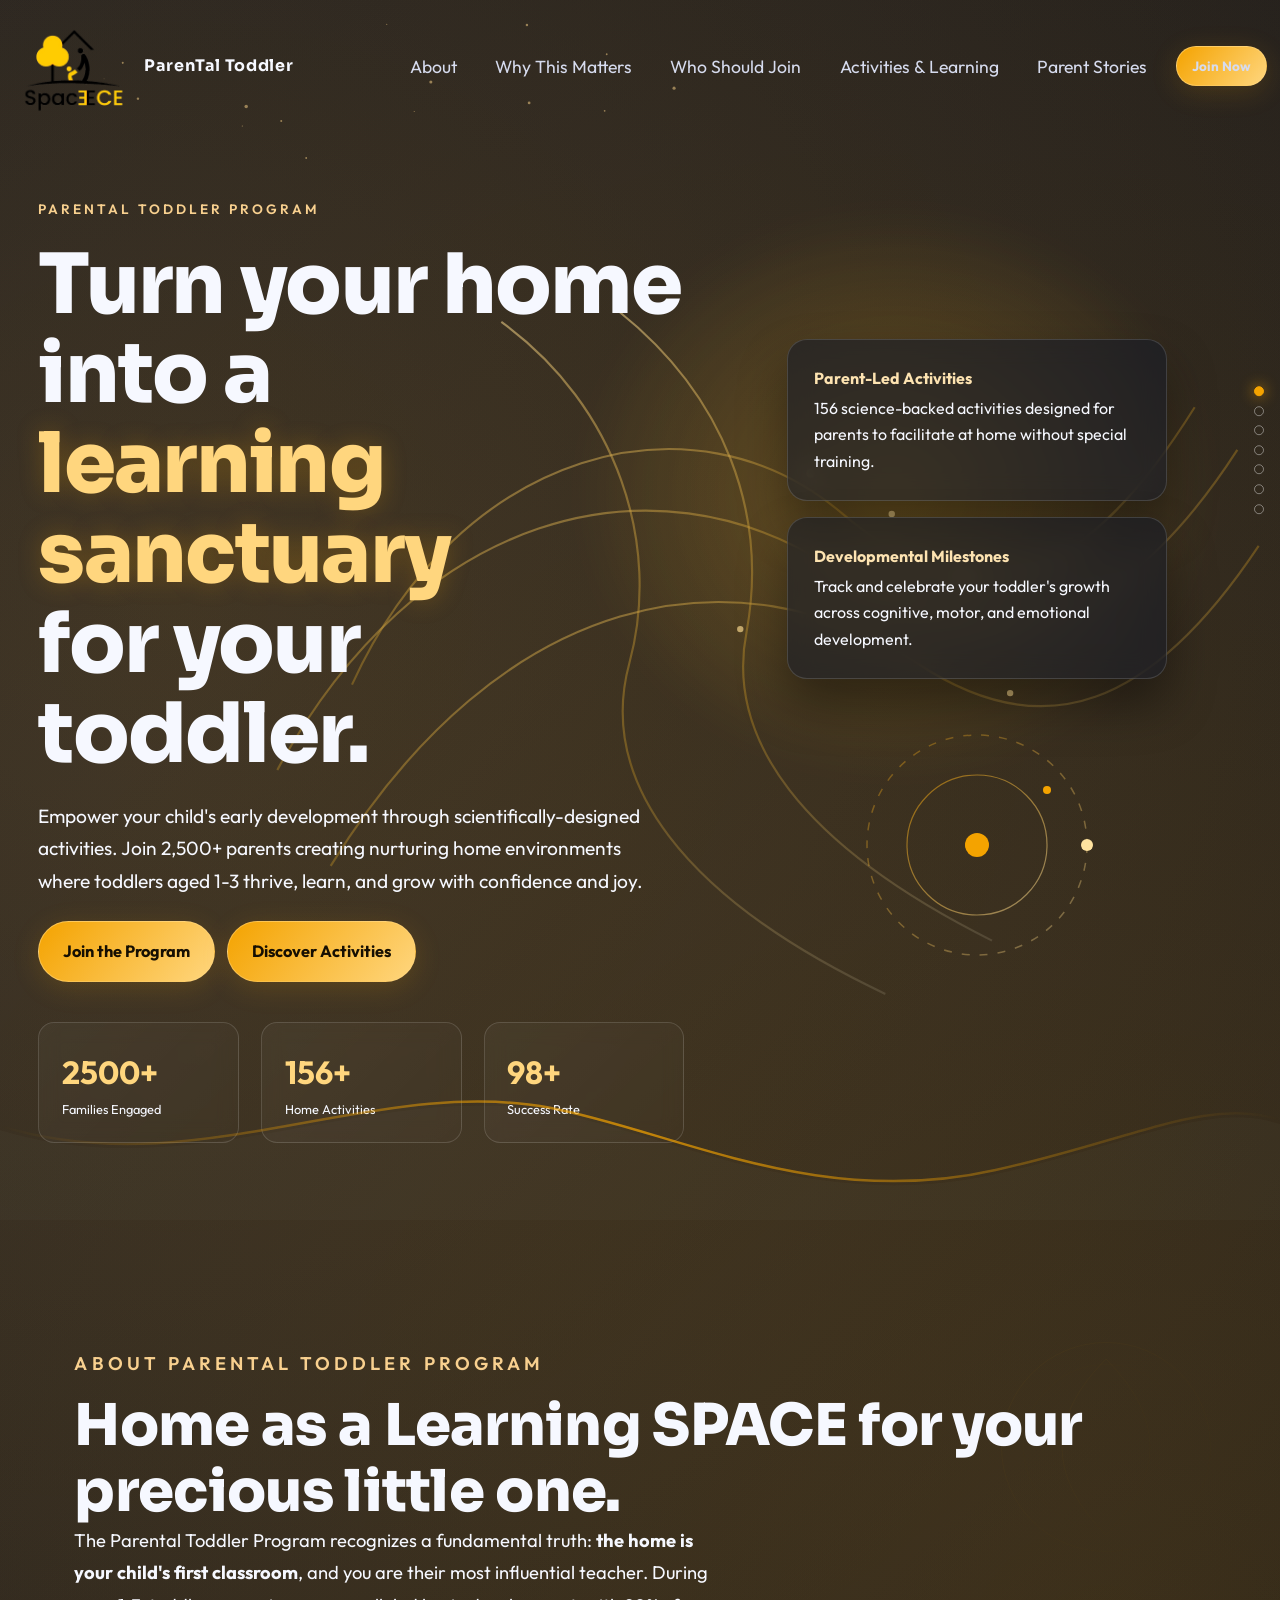
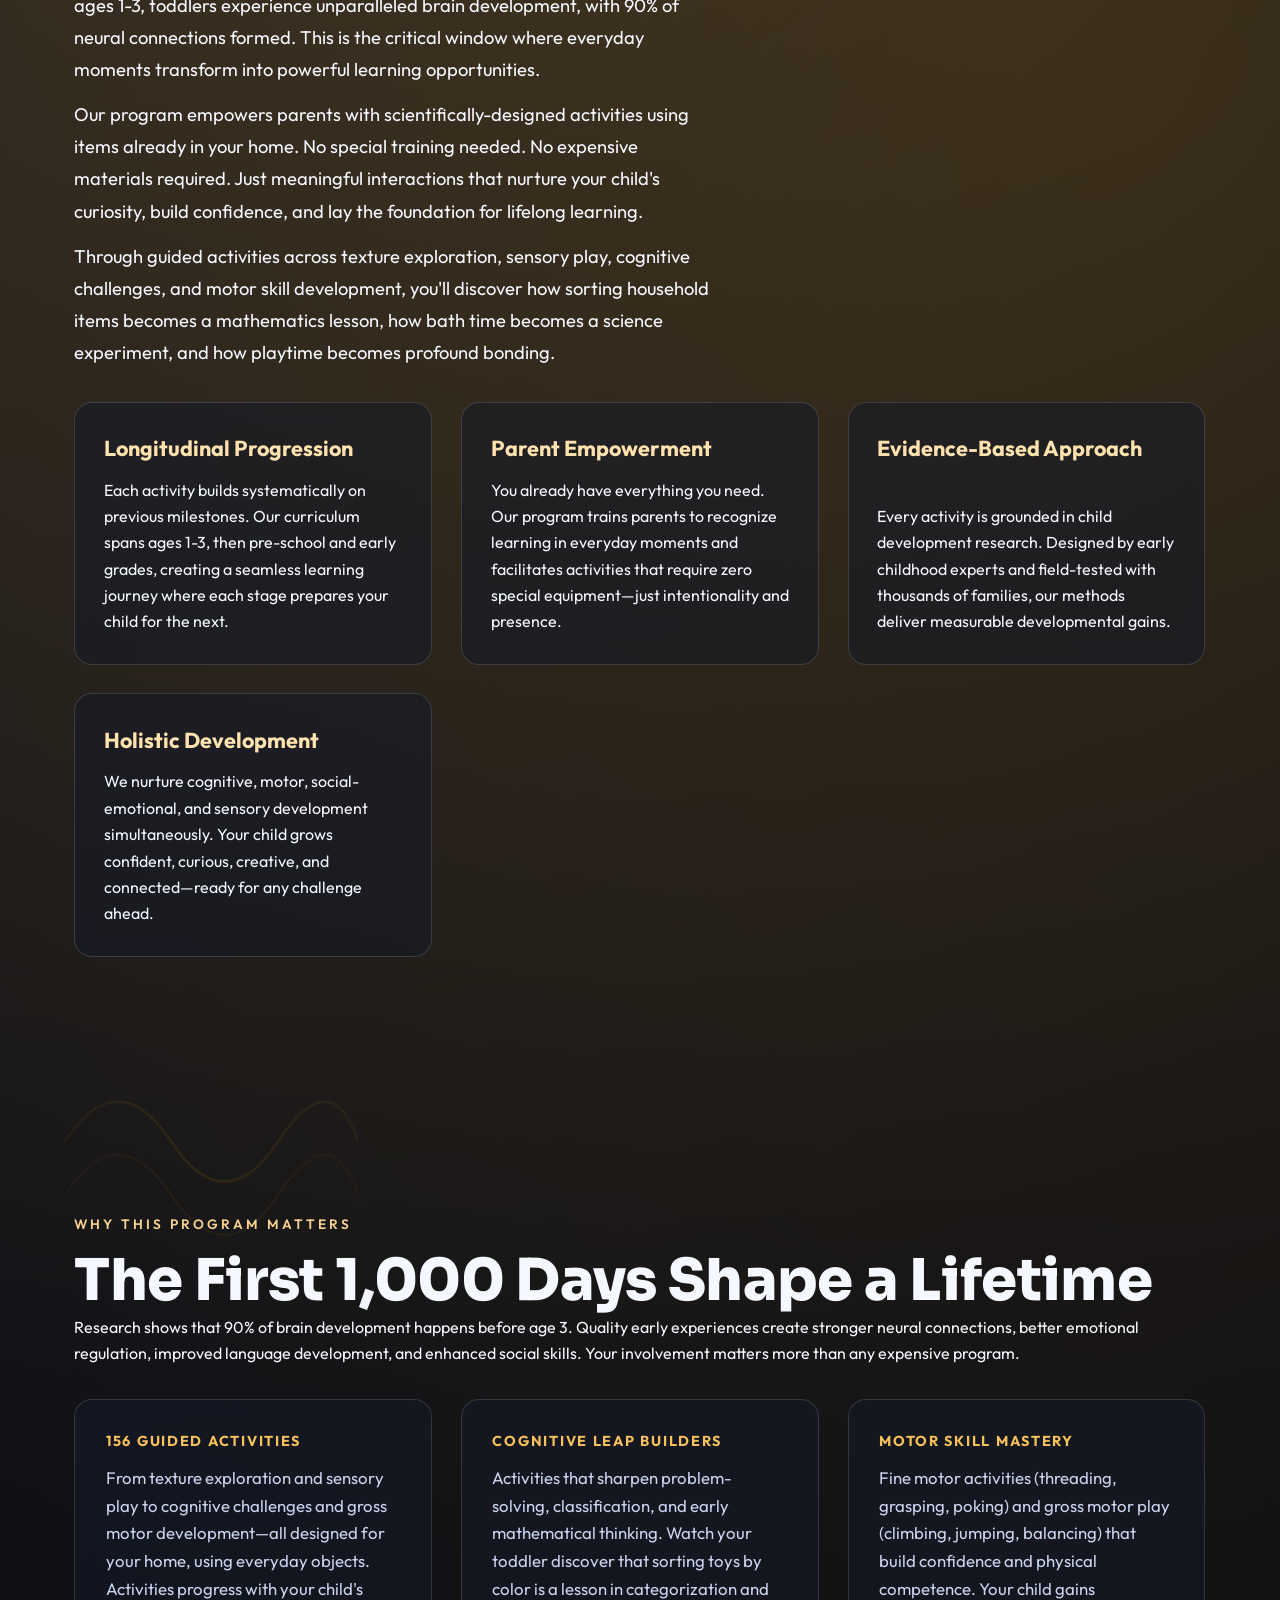
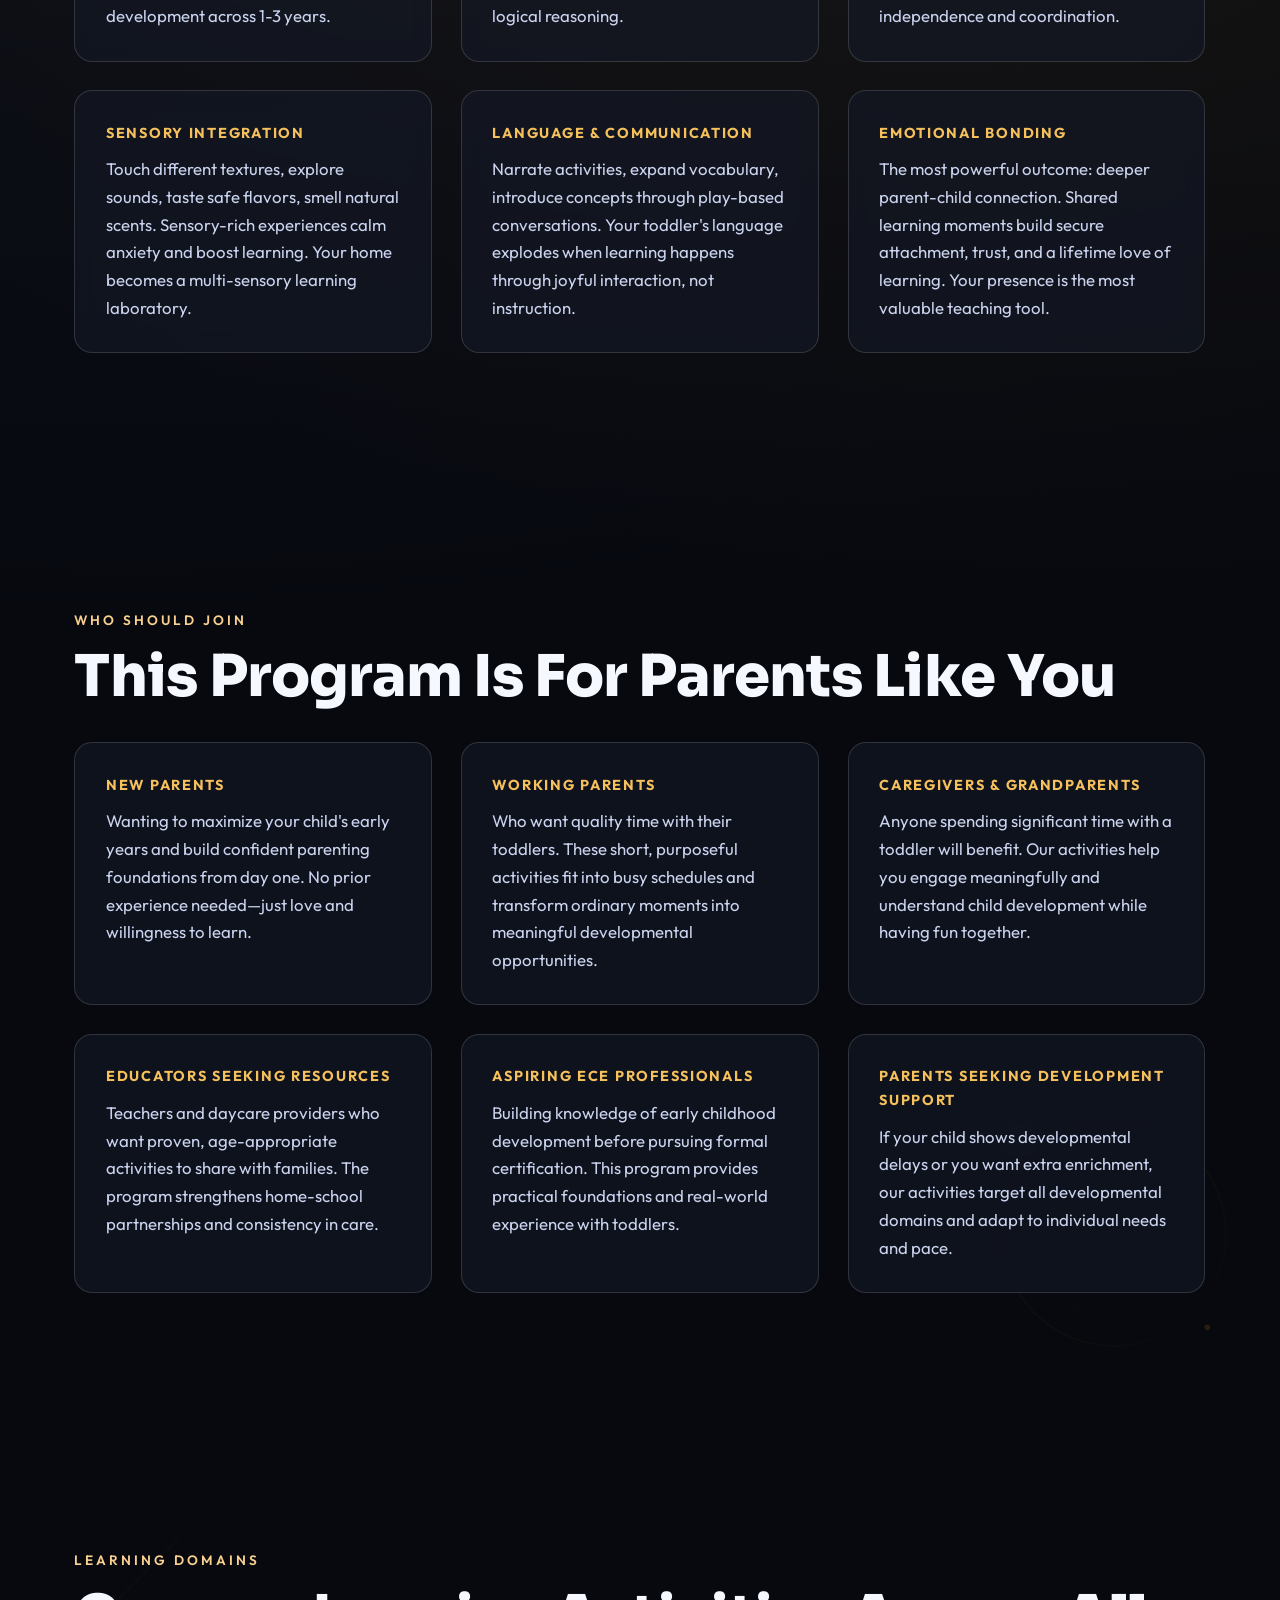
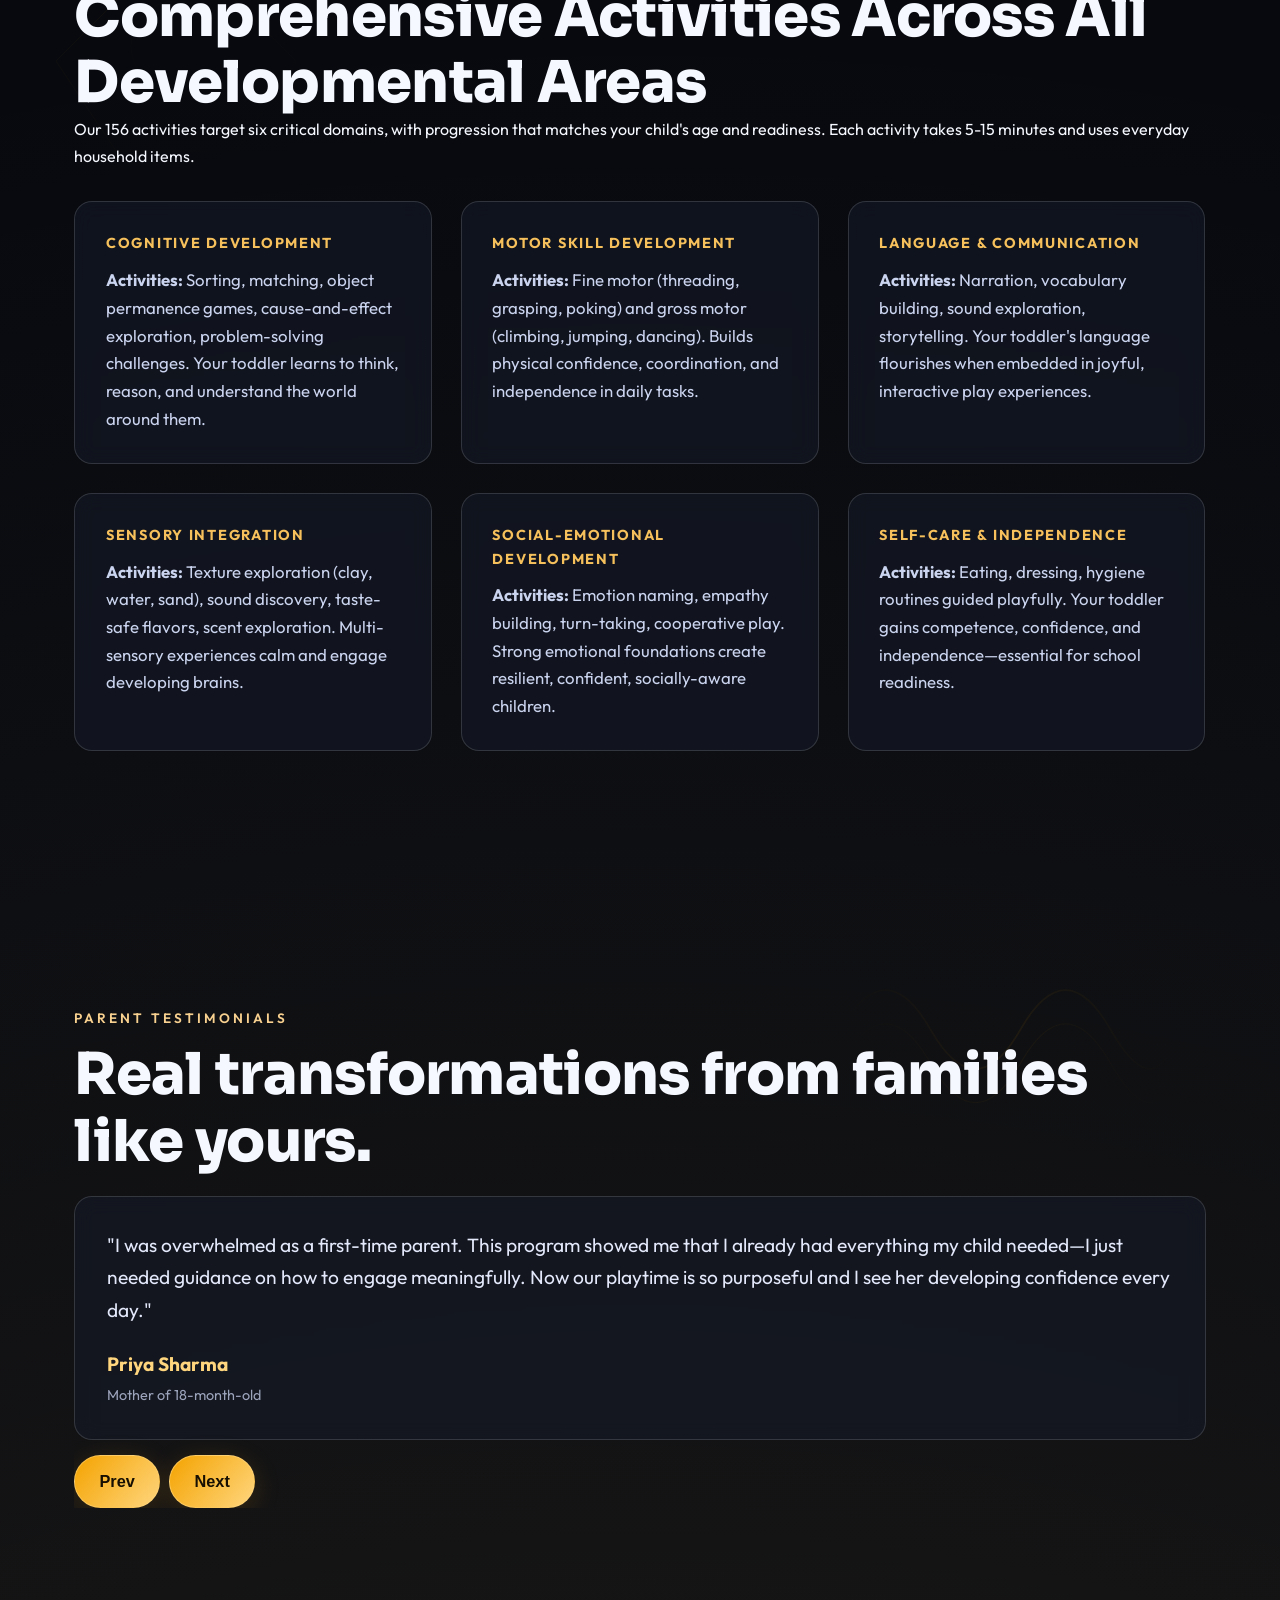
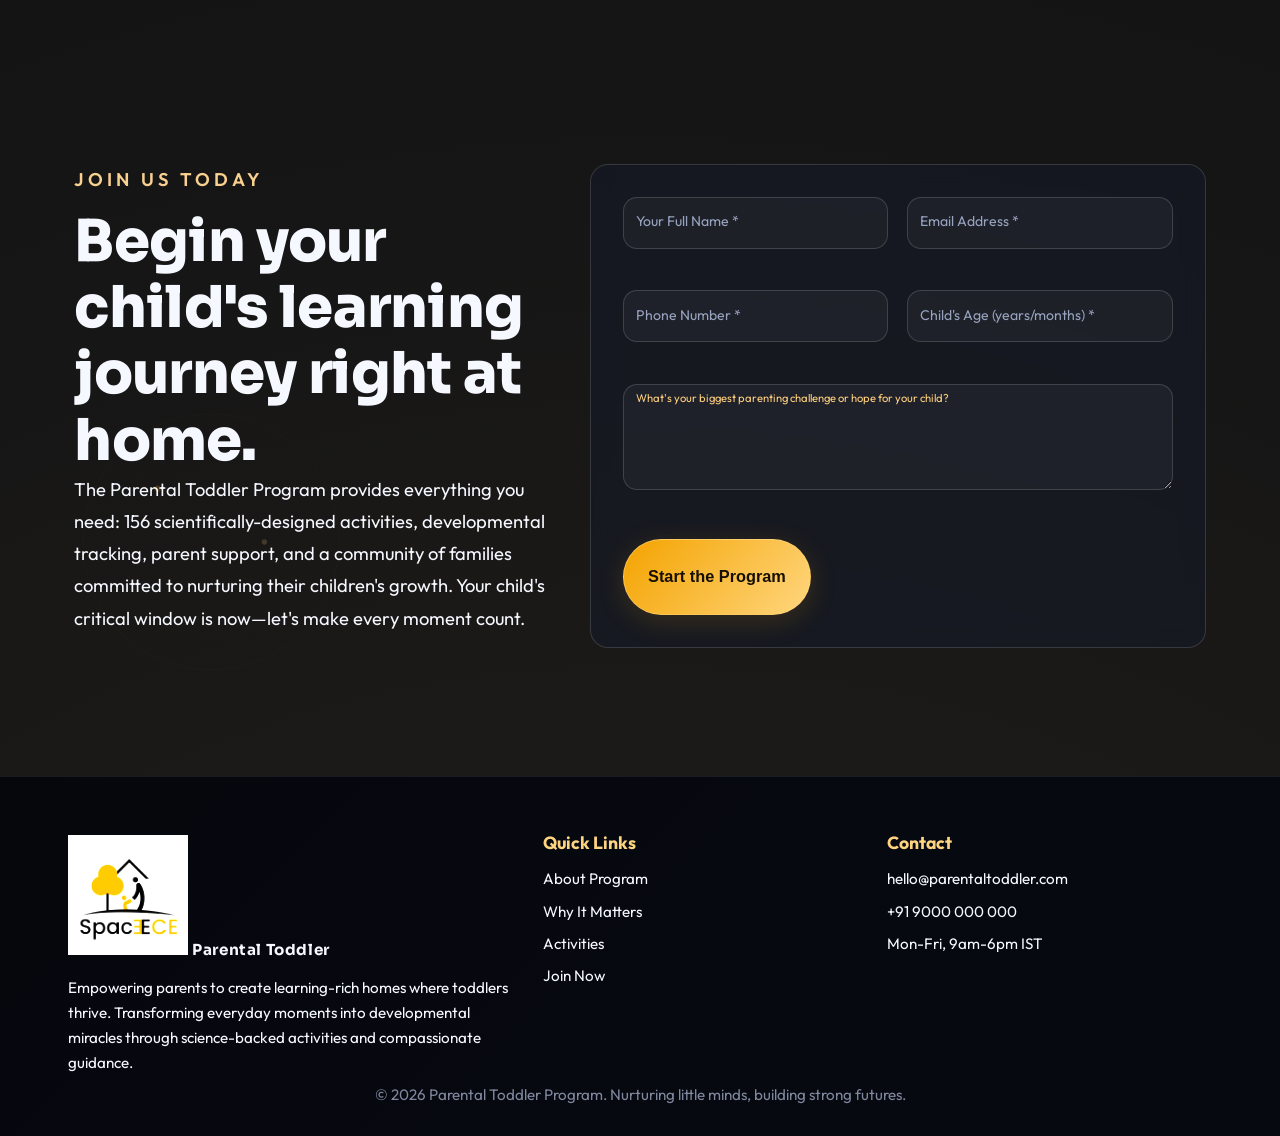
<file: kids_bundle_book/Parental-Toodlar-Program/index.html>
<!DOCTYPE html>
<html lang="en">

<head>
    <meta charset="UTF-8" />
    <meta name="viewport" content="width=device-width, initial-scale=1.0" />
    <meta name="description"
        content="Parental Toddler Program - Transform your home into a learning sanctuary. Science-backed activities for ages 1-3. Empower parents to guide early childhood development with confidence and joy." />
    <title>Parental Toddler Program | Home-as-a-Learning-SPACE</title>
    <link rel="preconnect" href="https://fonts.googleapis.com" />
    <link rel="preconnect" href="https://fonts.gstatic.com" crossorigin />
    <link
        href="https://fonts.googleapis.com/css2?family=Outfit:wght@300;400;500;600;700;800&family=Sora:wght@400;500;600;700&display=swap"
        rel="stylesheet" />
    <link rel="stylesheet" href="./assets/css/style.css" />
</head>

<body>
    <div class="page-loader" id="pageLoader" aria-hidden="true">
        <div class="loader-core"></div>
        <p>ParenTal Toddler</p>
    </div>

    <div class="scroll-progress" id="scrollProgress" aria-hidden="true"></div>
    <button id="backToTop" class="back-to-top" aria-label="Back to top" title="Back to top">↑</button>

    <header class="site-header" id="siteHeader">
        <a href="#hero" class="brand">
            <img src="./assets/img/spaceece_logo.png" alt="Parental Toddler Program logo" width="42" height="42"
                loading="lazy" />
            <span>ParenTal Toddler</span>
        </a>

        <nav class="main-nav" id="mainNav" aria-label="Main navigation">
            <a href="#about">About</a>
            <a href="#highlights">Why This Matters</a>
            <a href="#who-can-apply">Who Should Join</a>
            <a href="#curriculum">Activities & Learning</a>
            <a href="#testimonials">Parent Stories</a>
            <a href="#register" class="btn mini magnetic">Join Now</a>
        </nav>

        <button class="menu-btn" id="menuBtn" aria-label="Toggle menu" aria-expanded="false">
            <span></span><span></span>
        </button>
    </header>

    <aside class="section-dots" id="sectionDots" aria-label="Section indicator"></aside>

    <main>
        <section class="hero section" id="hero" data-section="Hero">
            <canvas class="particles" id="particles" aria-hidden="true"></canvas>
            <div class="hero-rays" aria-hidden="true"></div>
            <div class="hero-svg" aria-hidden="true">
                <svg viewBox="0 0 1200 900" role="presentation">
                    <defs>
                        <linearGradient id="meshStroke" x1="0%" y1="0%" x2="100%" y2="100%">
                            <stop offset="0%" stop-color="#ffd67e" stop-opacity="0.65" />
                            <stop offset="50%" stop-color="#f4a300" stop-opacity="0.35" />
                            <stop offset="100%" stop-color="#fff3ce" stop-opacity="0.15" />
                        </linearGradient>
                        <radialGradient id="meshGlow" cx="50%" cy="50%" r="55%">
                            <stop offset="0%" stop-color="#f4a300" stop-opacity="0.34" />
                            <stop offset="100%" stop-color="#f4a300" stop-opacity="0" />
                        </radialGradient>
                        <filter id="softBlur">
                            <feGaussianBlur stdDeviation="16" />
                        </filter>
                    </defs>
                    <ellipse cx="840" cy="340" rx="280" ry="250" fill="url(#meshGlow)" filter="url(#softBlur)" />
                    <g fill="none" stroke="url(#meshStroke)" stroke-width="2">
                        <path d="M330,520 C430,300 650,240 790,360 C920,470 1020,420 1120,260" />
                        <path d="M260,600 C390,360 610,300 780,410 C930,510 1050,470 1160,300" />
                        <path d="M310,690 C470,430 690,390 860,500 C980,580 1080,540 1180,390" />
                        <path d="M580,170 C680,250 720,360 700,470 C680,570 750,670 930,760" />
                        <path d="M470,180 C580,260 620,390 590,500 C560,610 640,720 830,810" />
                    </g>
                    <g fill="#ffd67e" fill-opacity="0.85">
                        <circle cx="760" cy="322" r="4" />
                        <circle cx="836" cy="360" r="3" />
                        <circle cx="905" cy="420" r="4" />
                        <circle cx="694" cy="468" r="3" />
                        <circle cx="947" cy="528" r="3" />
                    </g>
                </svg>
            </div>

            <div class="hero-content reveal">
                <p class="eyebrow">Parental Toddler Program</p>
                <h1>Turn your home into a <span>learning sanctuary</span> for your toddler.</h1>
                <p class="lead">Empower your child's early development through scientifically-designed activities. Join
                    2,500+ parents creating nurturing home environments where toddlers aged 1-3 thrive, learn, and grow
                    with confidence and joy.</p>

                <div class="hero-cta">
                    <a href="#register" class="btn magnetic ripple">Join the Program</a>
                    <a href="#curriculum" class="btn btn-ghost magnetic ripple">Discover Activities</a>
                </div>

                <div class="stats">
                    <article>
                        <h3 data-counter="2500">0</h3>
                        <p>Families Engaged</p>
                    </article>
                    <article>
                        <h3 data-counter="156">0</h3>
                        <p>Home Activities</p>
                    </article>
                    <article>
                        <h3 data-counter="98">0</h3>
                        <p>Success Rate</p>
                    </article>
                </div>
            </div>

            <div class="hero-visual reveal">
                <div class="glass-card tilt floating">
                    <h4>Parent-Led Activities</h4>
                    <p>156 science-backed activities designed for parents to facilitate at home without special
                        training.</p>
                </div>
                <div class="glass-card tilt floating delay">
                    <h4>Developmental Milestones</h4>
                    <p>Track and celebrate your toddler's growth across cognitive, motor, and emotional development.</p>
                </div>

                <div class="hero-orbit" aria-hidden="true">
                    <svg viewBox="0 0 300 300">
                        <defs>
                            <linearGradient id="ringGradient" x1="0" y1="0" x2="1" y2="1">
                                <stop offset="0%" stop-color="#f4a300" />
                                <stop offset="100%" stop-color="#ffe39f" />
                            </linearGradient>
                        </defs>
                        <circle cx="150" cy="150" r="110" fill="none" stroke="url(#ringGradient)" stroke-opacity="0.35"
                            stroke-width="1.5" stroke-dasharray="8 10"></circle>
                        <circle cx="150" cy="150" r="70" fill="none" stroke="url(#ringGradient)" stroke-opacity="0.5"
                            stroke-width="1.2"></circle>
                        <circle cx="150" cy="150" r="12" fill="#f4a300"></circle>
                        <circle class="orb orb-1" cx="260" cy="150" r="6" fill="#ffe39f"></circle>
                        <circle class="orb orb-2" cx="220" cy="95" r="4" fill="#f4a300"></circle>
                    </svg>
                </div>
            </div>
            <div class="hero-divider" aria-hidden="true">
                <svg viewBox="0 0 1440 160" preserveAspectRatio="none">
                    <defs>
                        <linearGradient id="dividerGlow" x1="0%" y1="0%" x2="100%" y2="0%">
                            <stop offset="0%" stop-color="#f4a300" stop-opacity="0" />
                            <stop offset="50%" stop-color="#f4a300" stop-opacity="0.7" />
                            <stop offset="100%" stop-color="#f4a300" stop-opacity="0" />
                        </linearGradient>
                    </defs>
                    <path
                        d="M0,70 C220,130 420,18 620,52 C760,76 920,154 1120,114 C1270,85 1360,40 1440,64 L1440,160 L0,160 Z"
                        fill="rgba(255,255,255,0.02)" />
                    <path d="M0,66 C220,126 420,14 620,48 C760,72 920,150 1120,110 C1270,81 1360,36 1440,60" fill="none"
                        stroke="url(#dividerGlow)" stroke-width="2.5" />
                </svg>
            </div>
        </section>

        <section class="about section" id="about" data-section="About">
            <div class="decorative-svg decoration-1" aria-hidden="true">
                <svg viewBox="0 0 200 200" role="presentation">
                    <defs>
                        <linearGradient id="decGrad1" x1="0%" y1="0%" x2="100%" y2="100%">
                            <stop offset="0%" stop-color="#f4a300" stop-opacity="0.2" />
                            <stop offset="100%" stop-color="#f4a300" stop-opacity="0" />
                        </linearGradient>
                    </defs>
                    <circle cx="100" cy="100" r="95" fill="none" stroke="url(#decGrad1)" stroke-width="0.5" />
                    <circle cx="100" cy="100" r="75" fill="none" stroke="url(#decGrad1)" stroke-width="0.3"
                        opacity="0.6" />
                    <path d="M100,20 Q180,100 100,180 Q20,100 100,20" fill="none" stroke="url(#decGrad1)"
                        stroke-width="0.5" />
                </svg>
            </div>
            <div class="content-wrap">
                <div class="copy reveal">
                    <p class="eyebrow">About Parental Toddler Program</p>
                    <h2>Home as a Learning SPACE for your precious little one.</h2>
                    <p>The Parental Toddler Program recognizes a fundamental truth: <strong>the home is your child's
                            first classroom</strong>, and you are their most influential teacher. During ages 1-3,
                        toddlers experience unparalleled brain development, with 90% of neural connections formed. This
                        is the critical window where everyday moments transform into powerful learning opportunities.
                    </p>

                    <p>Our program empowers parents with scientifically-designed activities using items already in your
                        home. No special training needed. No expensive materials required. Just meaningful interactions
                        that nurture your child's curiosity, build confidence, and lay the foundation for lifelong
                        learning.</p>

                    <p>Through guided activities across texture exploration, sensory play, cognitive challenges, and
                        motor skill development, you'll discover how sorting household items becomes a mathematics
                        lesson, how bath time becomes a science experiment, and how playtime becomes profound bonding.
                    </p>
                </div>

                <div class="feature-grid">
                    <article class="feature-card tilt reveal glow-border">
                        <h3>Longitudinal Progression</h3>
                        <p>Each activity builds systematically on previous milestones. Our curriculum spans ages 1-3,
                            then pre-school and early grades, creating a seamless learning journey where each stage
                            prepares your child for the next.</p>
                    </article>
                    <article class="feature-card tilt reveal glow-border">
                        <h3>Parent Empowerment</h3>
                        <p>You already have everything you need. Our program trains parents to recognize learning in
                            everyday moments and facilitates activities that require zero special equipment—just
                            intentionality and presence.</p>
                    </article>
                    <article class="feature-card tilt reveal glow-border">
                        <h3>Evidence-Based Approach</h3>
                        <p>Every activity is grounded in child development research. Designed by early childhood experts
                            and field-tested with thousands of families, our methods deliver measurable developmental
                            gains.</p>
                    </article>
                    <article class="feature-card tilt reveal glow-border">
                        <h3>Holistic Development</h3>
                        <p>We nurture cognitive, motor, social-emotional, and sensory development simultaneously. Your
                            child grows confident, curious, creative, and connected—ready for any challenge ahead.</p>
                    </article>
                </div>
            </div>
        </section>

        <section class="highlights section" id="highlights" data-section="Highlights">
            <div class="decorative-svg decoration-2" aria-hidden="true">
                <svg viewBox="0 0 240 160" role="presentation">
                    <defs>
                        <linearGradient id="decGrad2" x1="0%" y1="50%" x2="100%" y2="50%">
                            <stop offset="0%" stop-color="#f4a300" stop-opacity="0.15" />
                            <stop offset="50%" stop-color="#f4a300" stop-opacity="0.3" />
                            <stop offset="100%" stop-color="#f4a300" stop-opacity="0.15" />
                        </linearGradient>
                    </defs>
                    <path d="M20,80 Q60,20 100,80 T180,80 T240,80" fill="none" stroke="url(#decGrad2)" stroke-width="2"
                        stroke-linecap="round" />
                    <path d="M20,120 Q60,60 100,120 T180,120 T240,120" fill="none" stroke="url(#decGrad2)"
                        stroke-width="1.5" opacity="0.7" stroke-linecap="round" />
                </svg>
            </div>
            <div class="content-wrap">
                <div class="heading reveal">
                    <p class="eyebrow">Why This Program Matters</p>
                    <h2>The First 1,000 Days Shape a Lifetime</h2>
                    <p>Research shows that 90% of brain development happens before age 3. Quality early experiences
                        create stronger neural connections, better emotional regulation, improved language development,
                        and enhanced social skills. Your involvement matters more than any expensive program.</p>
                </div>

                <div class="feature-grid">
                    <article class="learn-card glow-border">
                        <h3>156 Guided Activities</h3>
                        <p>From texture exploration and sensory play to cognitive challenges and gross motor
                            development—all designed for your home, using everyday objects. Activities progress with
                            your child's development across 1-3 years.</p>
                    </article>

                    <article class="learn-card glow-border">
                        <h3>Cognitive Leap Builders</h3>
                        <p>Activities that sharpen problem-solving, classification, and early mathematical thinking.
                            Watch your toddler discover that sorting toys by color is a lesson in categorization and
                            logical reasoning.</p>
                    </article>

                    <article class="learn-card glow-border">
                        <h3>Motor Skill Mastery</h3>
                        <p>Fine motor activities (threading, grasping, poking) and gross motor play (climbing, jumping,
                            balancing) that build confidence and physical competence. Your child gains independence and
                            coordination.</p>
                    </article>

                    <article class="learn-card glow-border">
                        <h3>Sensory Integration</h3>
                        <p>Touch different textures, explore sounds, taste safe flavors, smell natural scents.
                            Sensory-rich experiences calm anxiety and boost learning. Your home becomes a multi-sensory
                            learning laboratory.</p>
                    </article>

                    <article class="learn-card glow-border">
                        <h3>Language & Communication</h3>
                        <p>Narrate activities, expand vocabulary, introduce concepts through play-based conversations.
                            Your toddler's language explodes when learning happens through joyful interaction, not
                            instruction.</p>
                    </article>

                    <article class="learn-card glow-border">
                        <h3>Emotional Bonding</h3>
                        <p>The most powerful outcome: deeper parent-child connection. Shared learning moments build
                            secure attachment, trust, and a lifetime love of learning. Your presence is the most
                            valuable teaching tool.</p>
                    </article>
                </div>
            </div>
        </section>

        <section class="who-can-apply section" id="who-can-apply" data-section="Who Can Apply">
            <div class="decorative-svg decoration-3" aria-hidden="true">
                <svg viewBox="0 0 300 300" role="presentation">
                    <defs>
                        <linearGradient id="decGrad3" x1="50%" y1="50%" x2="100%" y2="100%">
                            <stop offset="0%" stop-color="#f4a300" stop-opacity="0.25" />
                            <stop offset="100%" stop-color="#f4a300" stop-opacity="0" />
                        </linearGradient>
                    </defs>
                    <circle cx="150" cy="150" r="120" fill="none" stroke="url(#decGrad3)" stroke-width="0.8" />
                    <circle cx="150" cy="150" r="90" fill="none" stroke="url(#decGrad3)" stroke-width="0.6"
                        opacity="0.7" />
                    <circle cx="50" cy="50" r="4" fill="#f4a300" opacity="0.5" />
                    <circle cx="250" cy="250" r="3" fill="#f4a300" opacity="0.4" />
                </svg>
            </div>
            <div class="content-wrap">
                <div class="heading reveal">
                    <p class="eyebrow">Who Should Join</p>
                    <h2>This Program Is For Parents Like You</h2>
                </div>

                <div class="feature-grid">
                    <article class="learn-card glow-border">
                        <h3>New Parents</h3>
                        <p>Wanting to maximize your child's early years and build confident parenting foundations from
                            day one. No prior experience needed—just love and willingness to learn.</p>
                    </article>

                    <article class="learn-card glow-border">
                        <h3>Working Parents</h3>
                        <p>Who want quality time with their toddlers. These short, purposeful activities fit into busy
                            schedules and transform ordinary moments into meaningful developmental opportunities.</p>
                    </article>

                    <article class="learn-card glow-border">
                        <h3>Caregivers & Grandparents</h3>
                        <p>Anyone spending significant time with a toddler will benefit. Our activities help you engage
                            meaningfully and understand child development while having fun together.</p>
                    </article>

                    <article class="learn-card glow-border">
                        <h3>Educators Seeking Resources</h3>
                        <p>Teachers and daycare providers who want proven, age-appropriate activities to share with
                            families. The program strengthens home-school partnerships and consistency in care.</p>
                    </article>

                    <article class="learn-card glow-border">
                        <h3>Aspiring ECE Professionals</h3>
                        <p>Building knowledge of early childhood development before pursuing formal certification. This
                            program provides practical foundations and real-world experience with toddlers.</p>
                    </article>

                    <article class="learn-card glow-border">
                        <h3>Parents Seeking Development Support</h3>
                        <p>If your child shows developmental delays or you want extra enrichment, our activities target
                            all developmental domains and adapt to individual needs and pace.</p>
                    </article>
                </div>
            </div>
        </section>

        <section class="curriculum section" id="curriculum" data-section="Curriculum">
            <div class="decorative-svg decoration-4" aria-hidden="true">
                <svg viewBox="0 0 200 300" role="presentation">
                    <defs>
                        <linearGradient id="decGrad4" x1="0%" y1="0%" x2="100%" y2="100%">
                            <stop offset="0%" stop-color="#f4a300" stop-opacity="0.2" />
                            <stop offset="100%" stop-color="#f4a300" stop-opacity="0" />
                        </linearGradient>
                    </defs>
                    <path d="M100,10 L180,90 L140,150 L60,150 L20,90 Z" fill="none" stroke="url(#decGrad4)"
                        stroke-width="0.5" />
                    <circle cx="100" cy="80" r="30" fill="none" stroke="url(#decGrad4)" stroke-width="0.3"
                        opacity="0.6" />
                </svg>
            </div>
            <div class="content-wrap">
                <div class="heading reveal">
                    <p class="eyebrow">Learning Domains</p>
                    <h2>Comprehensive Activities Across All Developmental Areas</h2>
                    <p>Our 156 activities target six critical domains, with progression that matches your child's age
                        and readiness. Each activity takes 5-15 minutes and uses everyday household items.</p>
                </div>

                <div class="feature-grid">
                    <article class="learn-card glow-border">
                        <h3>Cognitive Development</h3>
                        <p><strong>Activities:</strong> Sorting, matching, object permanence games, cause-and-effect
                            exploration, problem-solving challenges. Your toddler learns to think, reason, and
                            understand the world around them.</p>
                    </article>

                    <article class="learn-card glow-border">
                        <h3>Motor Skill Development</h3>
                        <p><strong>Activities:</strong> Fine motor (threading, grasping, poking) and gross motor
                            (climbing, jumping, dancing). Builds physical confidence, coordination, and independence in
                            daily tasks.</p>
                    </article>

                    <article class="learn-card glow-border">
                        <h3>Language & Communication</h3>
                        <p><strong>Activities:</strong> Narration, vocabulary building, sound exploration, storytelling.
                            Your toddler's language flourishes when embedded in joyful, interactive play experiences.
                        </p>
                    </article>

                    <article class="learn-card glow-border">
                        <h3>Sensory Integration</h3>
                        <p><strong>Activities:</strong> Texture exploration (clay, water, sand), sound discovery,
                            taste-safe flavors, scent exploration. Multi-sensory experiences calm and engage developing
                            brains.</p>
                    </article>

                    <article class="learn-card glow-border">
                        <h3>Social-Emotional Development</h3>
                        <p><strong>Activities:</strong> Emotion naming, empathy building, turn-taking, cooperative play.
                            Strong emotional foundations create resilient, confident, socially-aware children.</p>
                    </article>

                    <article class="learn-card glow-border">
                        <h3>Self-Care & Independence</h3>
                        <p><strong>Activities:</strong> Eating, dressing, hygiene routines guided playfully. Your
                            toddler gains competence, confidence, and independence—essential for school readiness.</p>
                    </article>
                </div>
            </div>
        </section>

        <section class="testimonials section" id="testimonials" data-section="Stories">
            <div class="decorative-svg decoration-5" aria-hidden="true">
                <svg viewBox="0 0 320 200" role="presentation">
                    <defs>
                        <linearGradient id="decGrad5" x1="0%" y1="50%" x2="100%" y2="50%">
                            <stop offset="0%" stop-color="#f4a300" stop-opacity="0" />
                            <stop offset="50%" stop-color="#f4a300" stop-opacity="0.2" />
                            <stop offset="100%" stop-color="#f4a300" stop-opacity="0" />
                        </linearGradient>
                    </defs>
                    <path d="M 20,100 Q 60,30 100,100 T 180,100 T 260,100 T 320,100" fill="none" stroke="url(#decGrad5)"
                        stroke-width="1.5" stroke-linecap="round" />
                    <path d="M 20,130 Q 60,60 100,130 T 180,130 T 260,130 T 320,130" fill="none" stroke="url(#decGrad5)"
                        stroke-width="1" opacity="0.7" stroke-linecap="round" />
                </svg>
            </div>
            <div class="content-wrap">
                <div class="heading reveal">
                    <p class="eyebrow">Parent Testimonials</p>
                    <h2>Real transformations from families like yours.</h2>
                </div>

                <div class="testimonial-slider reveal" id="testimonialSlider">
                    <div class="slides" id="slidesTrack">
                        <article class="slide glow-border">
                            <p>"I was overwhelmed as a first-time parent. This program showed me that I already had
                                everything my child needed—I just needed guidance on how to engage meaningfully. Now our
                                playtime is so purposeful and I see her developing confidence every day."</p>
                            <h4>Priya Sharma</h4>
                            <span>Mother of 18-month-old</span>
                        </article>
                        <article class="slide glow-border">
                            <p>"My son was shy and hesitant. Through these activities, he's opened up—more verbal, more
                                curious, more willing to try new things. The bond between us strengthened so much. This
                                program gives structure without pressure."</p>
                            <h4>Rajesh Kumar</h4>
                            <span>Father of 2-year-old</span>
                        </article>
                        <article class="slide glow-border">
                            <p>"As a working mother, I felt guilty about time away. These activities showed me that 15
                                focused minutes of quality play is worth more than hours of passive interaction. My
                                daughter learned so much and I became the parent I wanted to be."</p>
                            <h4>Ananya Verma</h4>
                            <span>Working Mother of 2</span>
                        </article>
                        <article class="slide glow-border">
                            <p>"The progression in the curriculum is brilliant. I never felt lost or overwhelmed.
                                Activities grew with my child. By age 3, he was so ready for preschool—emotionally,
                                cognitively, and socially ahead of peers."</p>
                            <h4>Vikram Patel</h4>
                            <span>Father of 3-year-old</span>
                        </article>
                        <article class="slide glow-border">
                            <p>"What amazed me was how ordinary objects became learning tools. Bath time, meal time,
                                playtime—everything became an opportunity. My daughter's language exploded and her
                                confidence is remarkable."</p>
                            <h4>Deepika Reddy</h4>
                            <span>Mother of 20-month-old</span>
                        </article>
                        <article class="slide glow-border">
                            <p>"I'm a teacher and I recommend this to all parents. The science is solid, the activities
                                are practical, and the results are visible. This program should be recommended to every
                                parent of a toddler."</p>
                            <h4>Meera Iyer</h4>
                            <span>Teacher & Parent</span>
                        </article>
                        <article class="slide glow-border">
                            <p>"As a grandparent, I finally understand what my grandchildren need to thrive. These
                                activities aren't just fun—they're developmental miracles in disguise. My granddaughter
                                adores our learning time together."</p>
                            <h4>Savitri Devi</h4>
                            <span>Grandmother & Caregiver</span>
                        </article>
                        <article class="slide glow-border">
                            <p>"The program confirmed what I felt intuitively but didn't know how to implement. Now I'm
                                confident in my parenting approach, and my son is thriving. Seeing developmental
                                milestones hit on time has been such a relief."</p>
                            <h4>Neha Bansal</h4>
                            <span>New Mother</span>
                        </article>
                    </div>
                    <div class="slider-controls">
                        <button id="prevSlide" class="btn btn-ghost ripple" type="button">Prev</button>
                        <button id="nextSlide" class="btn ripple" type="button">Next</button>
                    </div>
                </div>
            </div>
        </section>

        <section class="register section" id="register" data-section="Register">
            <div class="decorative-svg decoration-6" aria-hidden="true">
                <svg viewBox="0 0 300 300" role="presentation">
                    <defs>
                        <radialGradient id="decGrad6" cx="50%" cy="50%" r="70%">
                            <stop offset="0%" stop-color="#ffd67e" stop-opacity="0.25" />
                            <stop offset="100%" stop-color="#f4a300" stop-opacity="0" />
                        </radialGradient>
                    </defs>
                    <circle cx="150" cy="150" r="120" fill="none" stroke="url(#decGrad6)" stroke-width="0.8" />
                    <circle cx="150" cy="150" r="90" fill="none" stroke="url(#decGrad6)" stroke-width="0.6"
                        opacity="0.7" />
                    <circle cx="150" cy="150" r="60" fill="none" stroke="url(#decGrad6)" stroke-width="0.5"
                        opacity="0.5" />
                    <circle cx="100" cy="100" r="3" fill="#f4a300" opacity="0.6" />
                    <circle cx="200" cy="150" r="2.5" fill="#ffd67e" opacity="0.5" />
                </svg>
            </div>
            <div class="content-wrap register-wrap">
                <div class="copy reveal">
                    <p class="eyebrow">Join Us Today</p>
                    <h2>Begin your child's learning journey right at home.</h2>
                    <p>The Parental Toddler Program provides everything you need: 156 scientifically-designed
                        activities, developmental tracking, parent support, and a community of families committed to
                        nurturing their children's growth. Your child's critical window is now—let's make every moment
                        count.</p>
                </div>

                <form class="register-form reveal glow-border" id="registerForm" novalidate>
                    <div class="field">
                        <input id="fullName" name="fullName" type="text" placeholder=" " required />
                        <label for="fullName">Your Full Name *</label>
                    </div>
                    <div class="field">
                        <input id="email" name="email" type="email" placeholder=" " required />
                        <label for="email">Email Address *</label>
                    </div>
                    <div class="field">
                        <input id="phone" name="phone" type="tel" placeholder=" " required />
                        <label for="phone">Phone Number *</label>
                    </div>
                    <div class="field">
                        <input id="childAge" name="childAge" type="text" placeholder=" " required />
                        <label for="childAge">Child's Age (years/months) *</label>
                    </div>
                    <div class="field full">
                        <textarea id="message" name="message" rows="4" placeholder=" "></textarea>
                        <label for="message">What's your biggest parenting challenge or hope for your child?</label>
                    </div>

                    <button type="submit" class="btn magnetic ripple" id="submitBtn">Start the Program</button>
                </form>
            </div>
        </section>
    </main>

    <footer class="site-footer">
        <div class="content-wrap footer-wrap">
            <div>
                <a href="#hero" class="brand footer-brand">
                    <img src="./assets/img/footer_logo.png" alt="Parental Toddler Program logo" width="42" height="42"
                        loading="lazy" />
                    <span>Parental Toddler</span>
                </a>
                <p>Empowering parents to create learning-rich homes where toddlers thrive. Transforming everyday moments
                    into developmental miracles through science-backed activities and compassionate guidance.</p>
            </div>
            <div>
                <h4>Quick Links</h4>
                <a href="#about">About Program</a>
                <a href="#highlights">Why It Matters</a>
                <a href="#curriculum">Activities</a>
                <a href="#register">Join Now</a>
            </div>
            <div>
                <h4>Contact</h4>
                <p>hello@parentaltoddler.com</p>
                <p>+91 9000 000 000</p>
                <p>Mon-Fri, 9am-6pm IST</p>
            </div>
        </div>
        <p class="copyright">&copy; <span id="year"></span> Parental Toddler Program. Nurturing little minds, building
            strong futures.</p>
    </footer>

    <script src="./assets/js/script.js"></script>
</body>

</html>
</file>
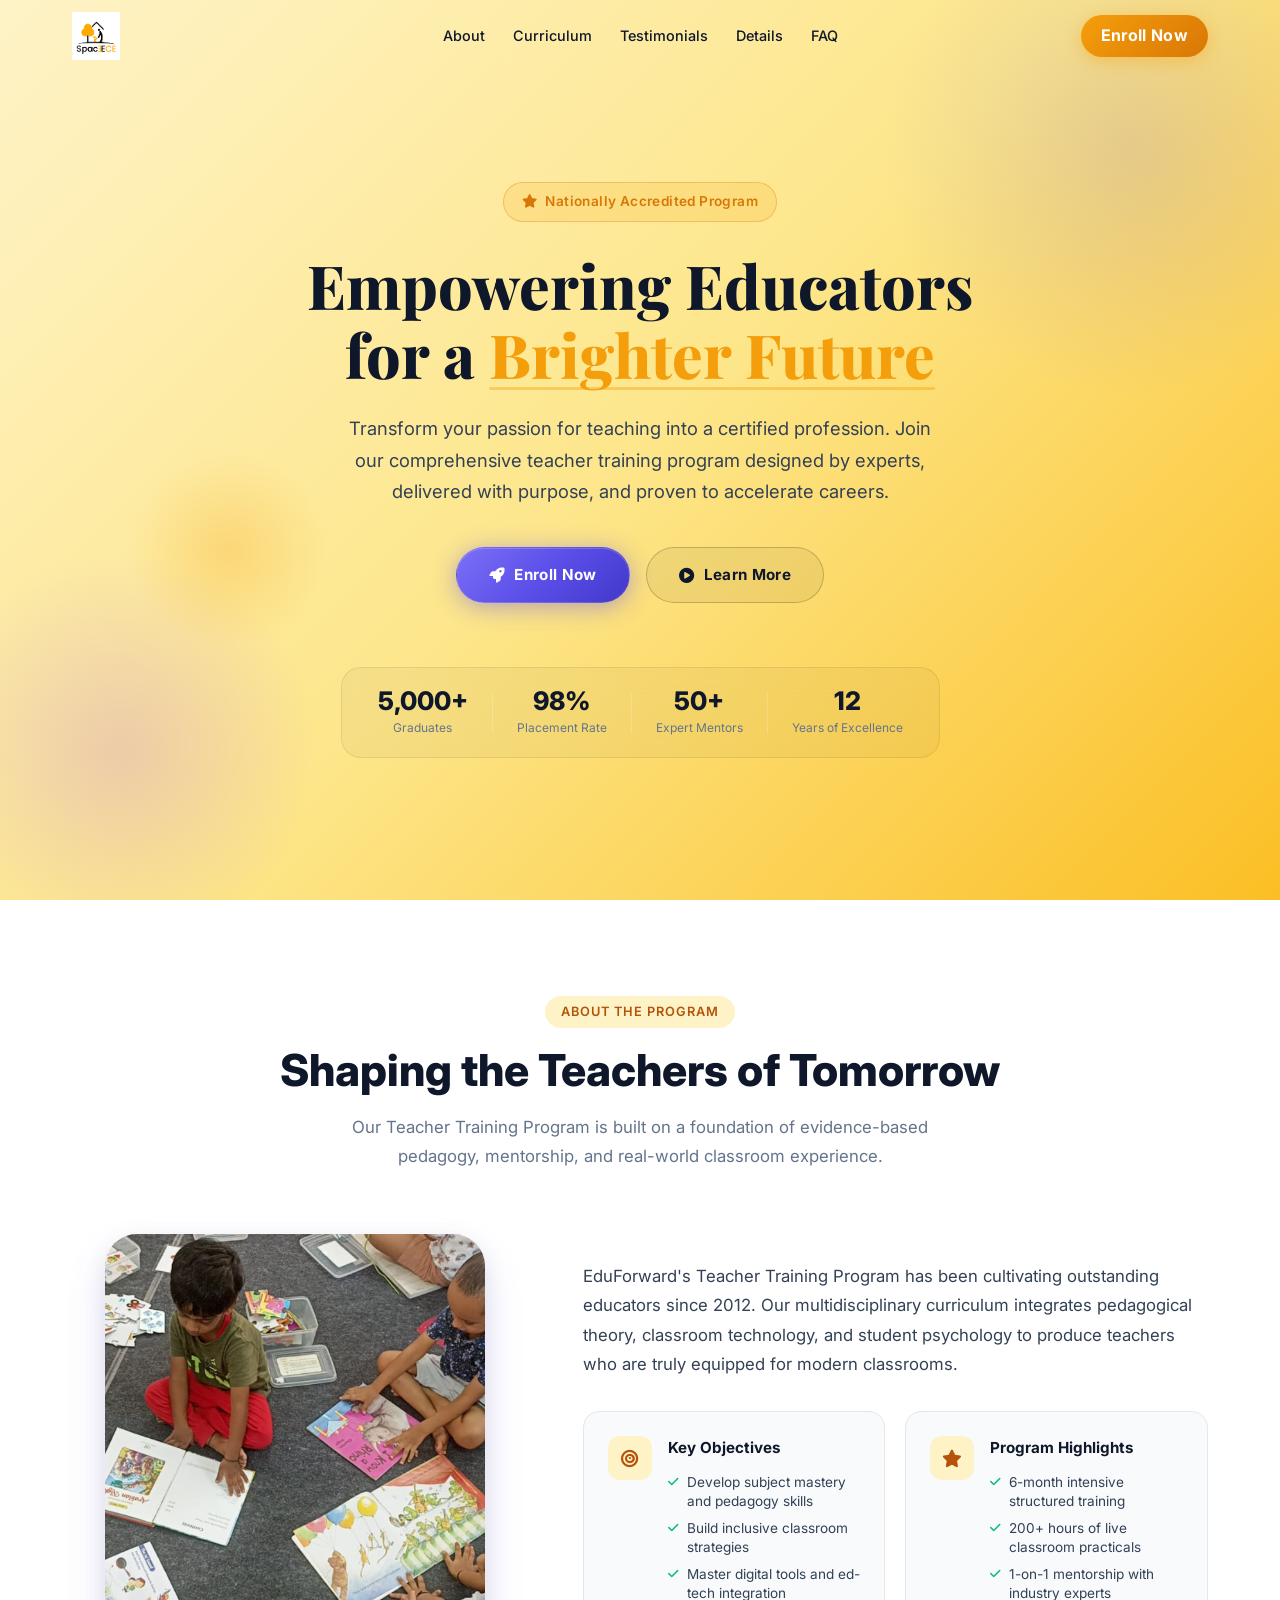
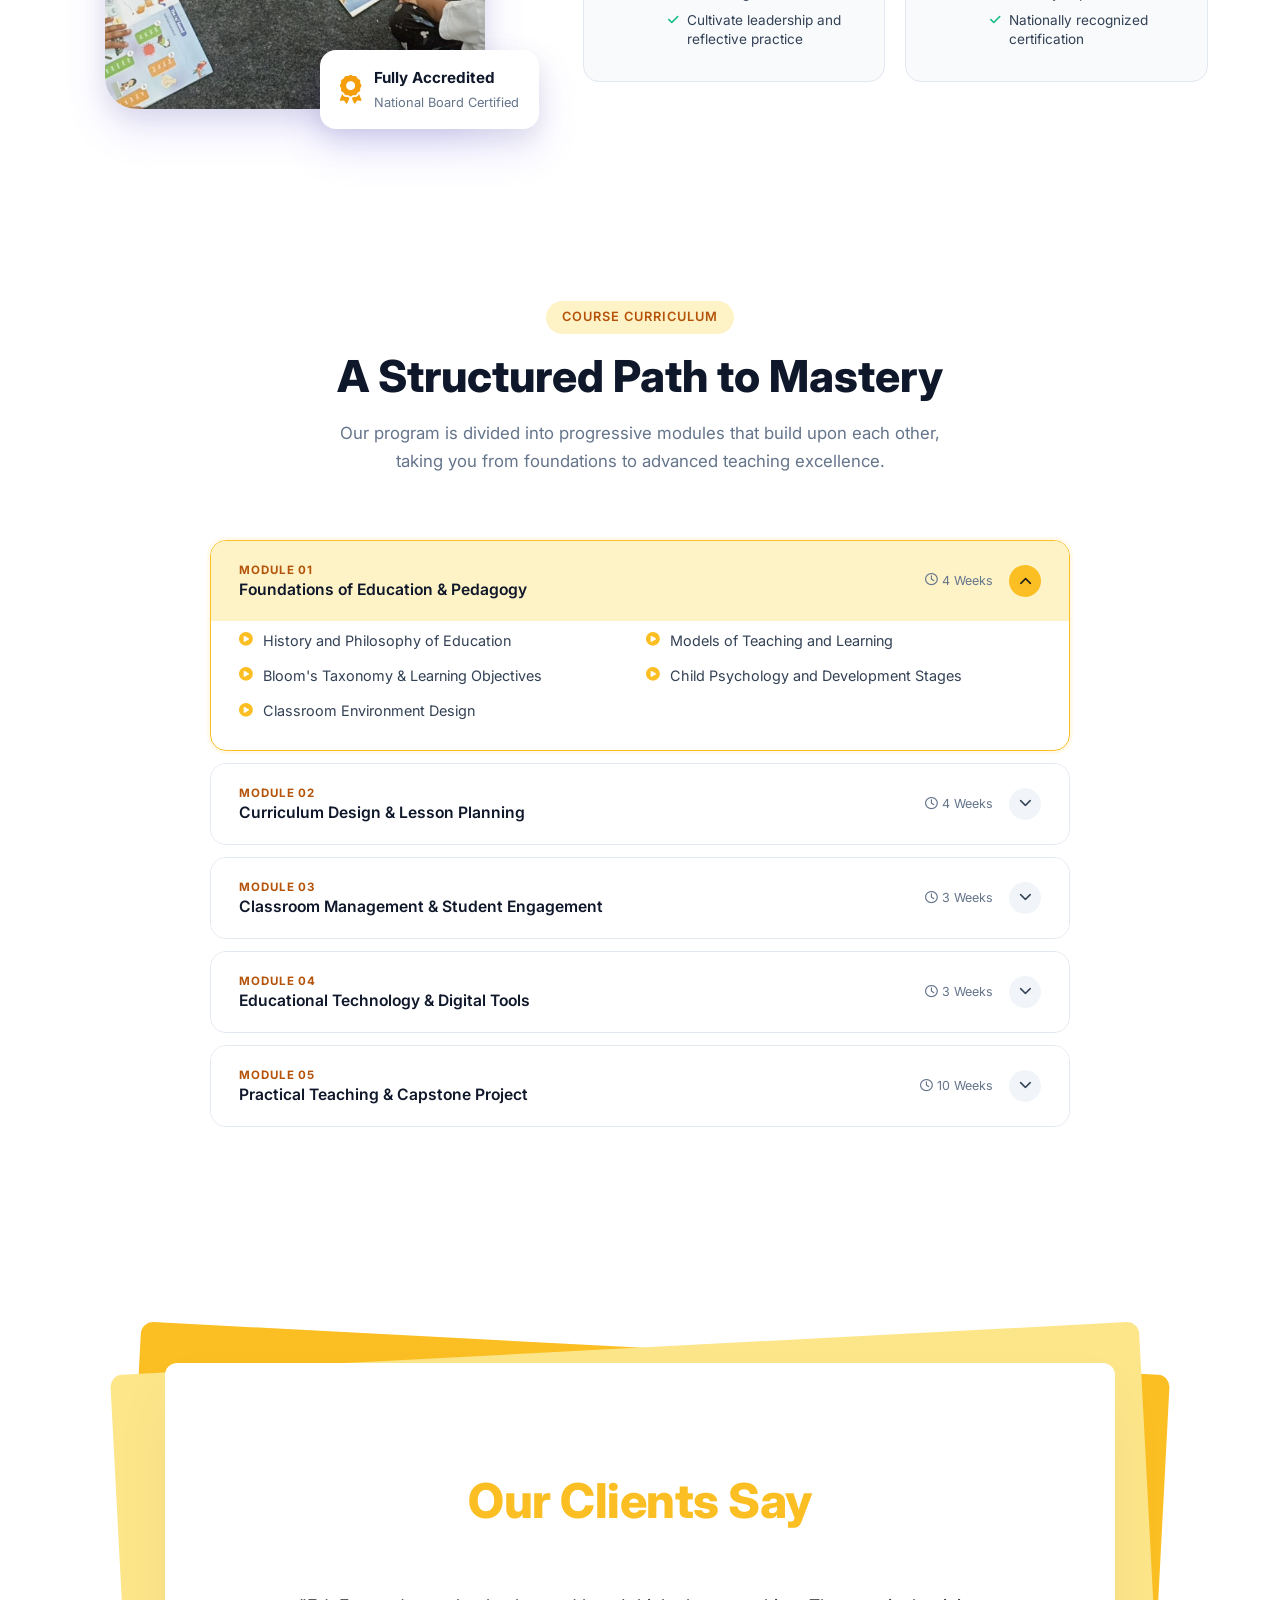
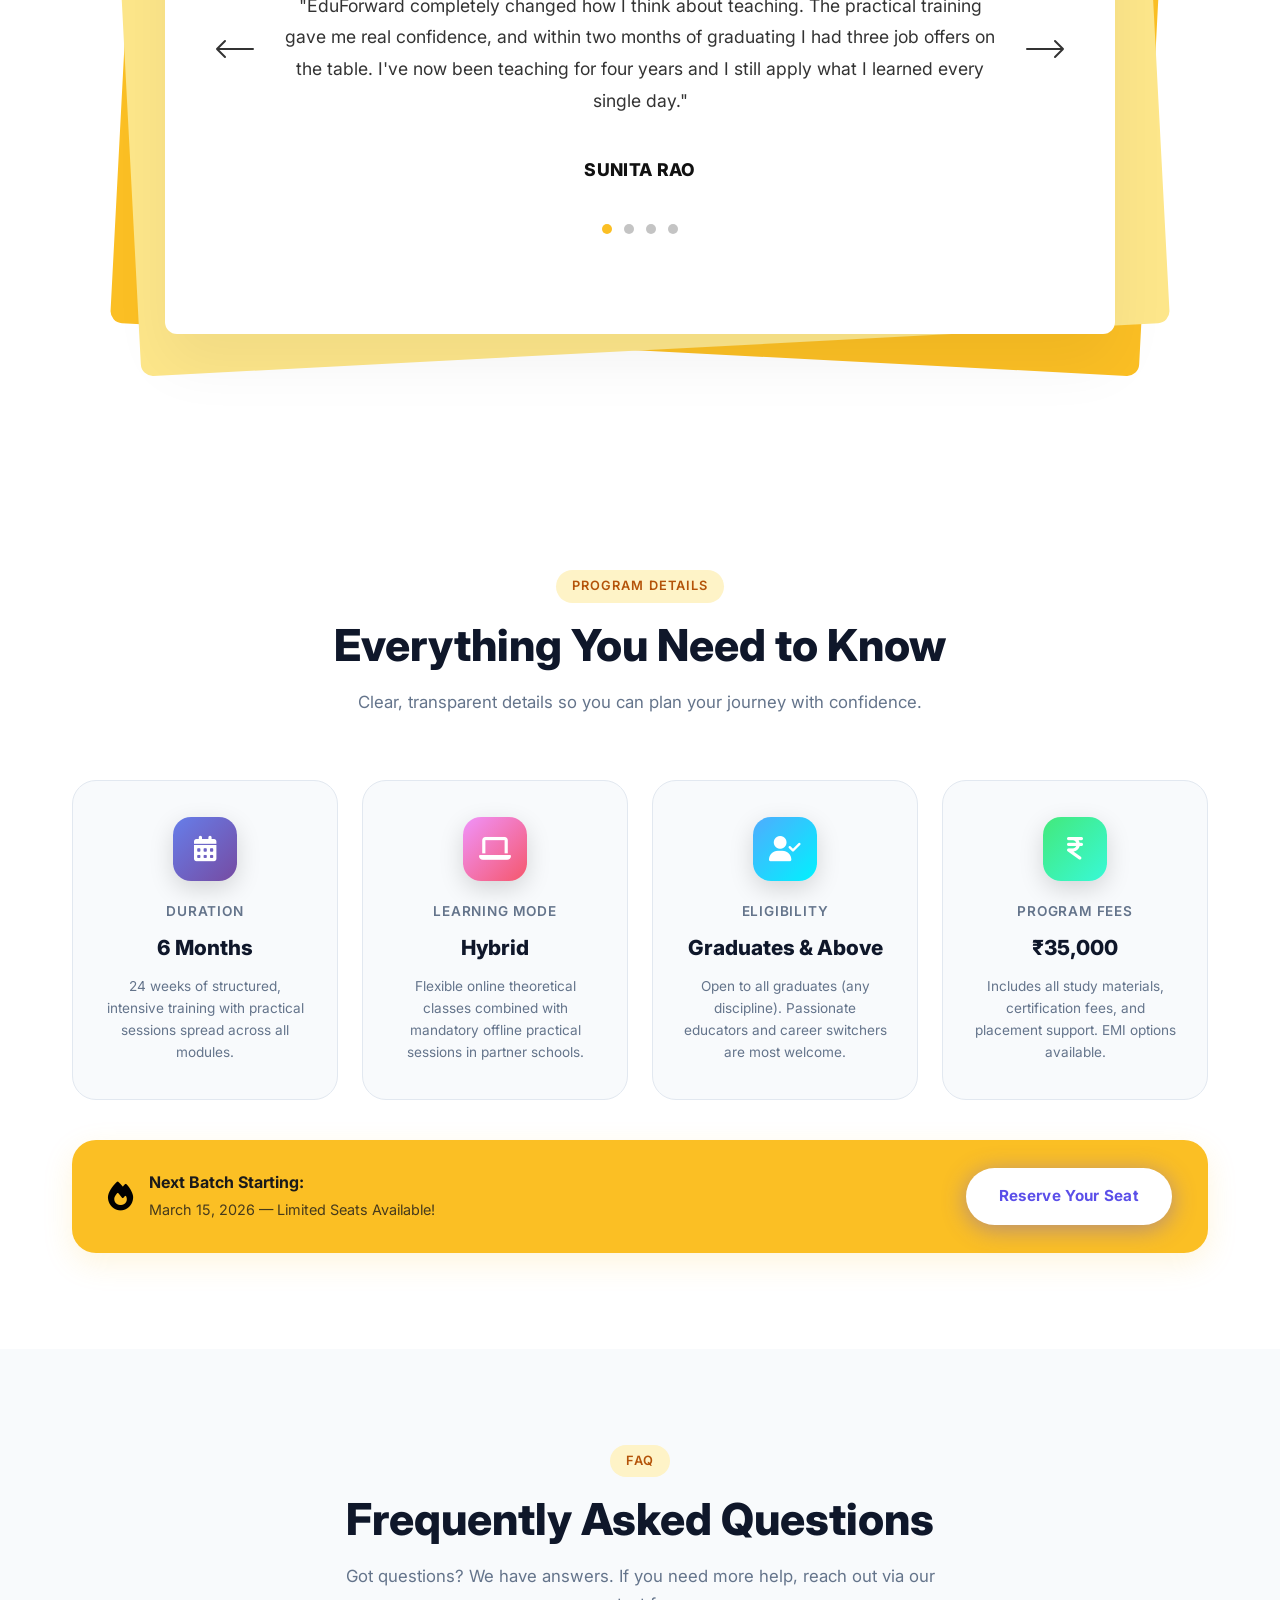
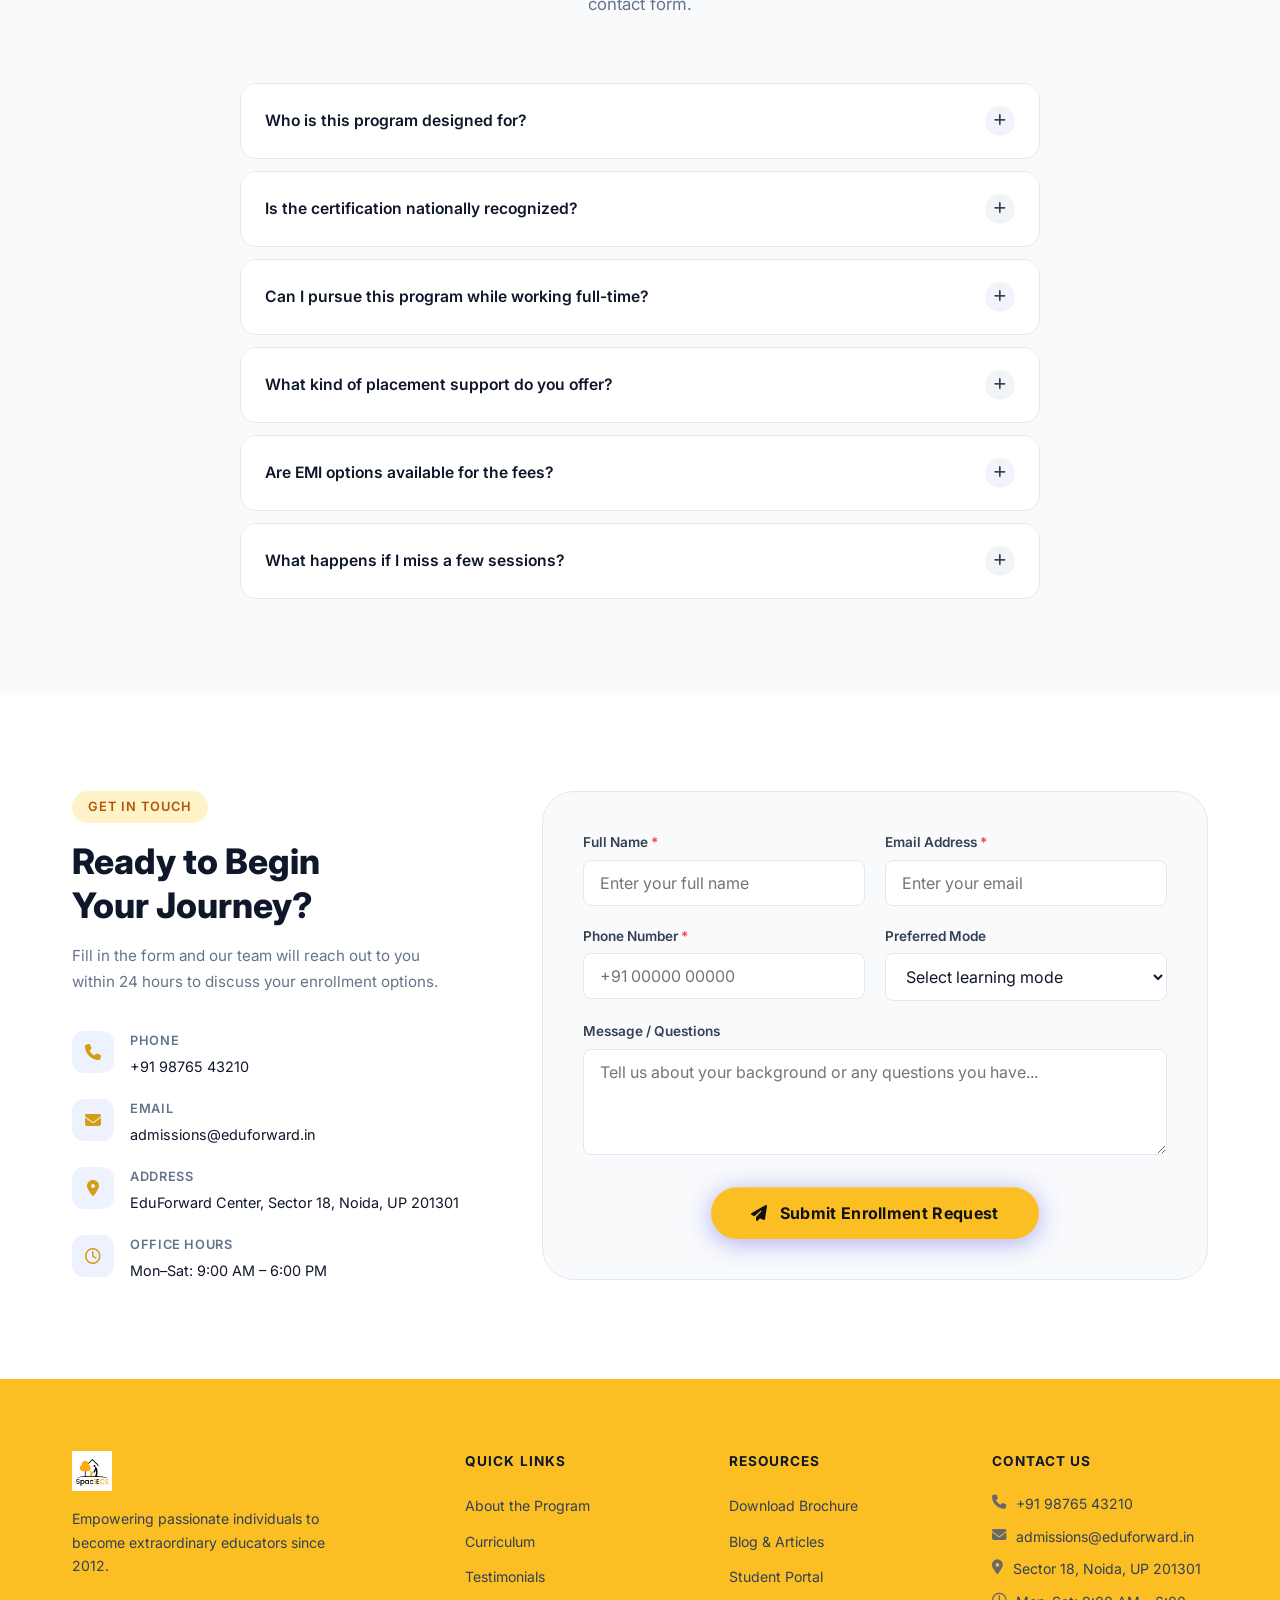
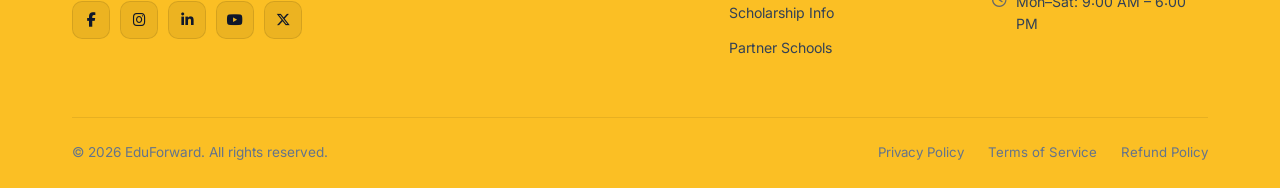
<file: kids_bundle_book/Teacher-Training_Program/index.html>
<!DOCTYPE html>
<html lang="en">

<head>
    <meta charset="UTF-8" />
    <meta name="viewport" content="width=device-width, initial-scale=1.0" />
    <meta name="description"
        content="Join our Teacher Training Program and transform your teaching career. Expert mentors, certified curriculum, hands-on training, and flexible learning modes." />
    <title>Teacher Training Program</title>

    <!-- Google Fonts -->
    <link rel="preconnect" href="https://fonts.googleapis.com" />
    <link rel="preconnect" href="https://fonts.gstatic.com" crossorigin />
    <link
        href="https://fonts.googleapis.com/css2?family=Inter:wght@300;400;500;600;700;800;900&family=Playfair+Display:wght@700;800&display=swap"
        rel="stylesheet" />

    <!-- Font Awesome Icons -->
    <link rel="stylesheet" href="https://cdnjs.cloudflare.com/ajax/libs/font-awesome/6.5.0/css/all.min.css" />

    <!-- Custom CSS -->
    <link rel="stylesheet" href="style.css" />
</head>

<body>

    <!-- ===================== NAVBAR ===================== -->
    <nav class="navbar" id="navbar">
        <div class="container nav-inner">
            <a href="#hero" class="nav-logo">
                <img src="assets/logo.jpg" alt="EduForward Logo" class="logo-img">
            </a>
            <ul class="nav-links" id="navLinks">
                <li><a href="#about">About</a></li>

                <li><a href="#curriculum">Curriculum</a></li>

                <li><a href="#testimonials">Testimonials</a></li>
                <li><a href="#details">Details</a></li>
                <li><a href="#faq">FAQ</a></li>
            </ul>
            <a href="#contact" class="btn-nav nav-enroll">Enroll Now</a>
            <button class="hamburger" id="hamburger" aria-label="Toggle menu">
                <span></span><span></span><span></span>
            </button>
        </div>
    </nav>

    <!-- ===================== HERO SECTION ===================== -->
    <section class="hero" id="hero">
        <div class="hero-bg-shapes">
            <div class="shape shape-1"></div>
            <div class="shape shape-2"></div>
            <div class="shape shape-3"></div>
        </div>
        <div class="container hero-content">
            <div class="hero-badge">
                <i class="fa-solid fa-star"></i> Nationally Accredited Program
            </div>
            <h1 class="hero-title">
                Empowering Educators<br />
                for a <span class="highlight">Brighter Future</span>
            </h1>
            <p class="hero-desc">
                Transform your passion for teaching into a certified profession. Join our comprehensive teacher training
                program designed by experts, delivered with purpose, and proven to accelerate careers.
            </p>
            <div class="hero-cta">
                <a href="#contact" class="btn btn-primary">
                    <i class="fa-solid fa-rocket"></i> Enroll Now
                </a>
                <a href="#about" class="btn btn-outline">
                    <i class="fa-solid fa-circle-play"></i> Learn More
                </a>
            </div>
            <div class="hero-stats">
                <div class="stat-item">
                    <span class="stat-num">5,000+</span>
                    <span class="stat-label">Graduates</span>
                </div>
                <div class="stat-divider"></div>
                <div class="stat-item">
                    <span class="stat-num">98%</span>
                    <span class="stat-label">Placement Rate</span>
                </div>
                <div class="stat-divider"></div>
                <div class="stat-item">
                    <span class="stat-num">50+</span>
                    <span class="stat-label">Expert Mentors</span>
                </div>
                <div class="stat-divider"></div>
                <div class="stat-item">
                    <span class="stat-num">12</span>
                    <span class="stat-label">Years of Excellence</span>
                </div>
            </div>
        </div>
    </section>

    <!-- ===================== ABOUT SECTION ===================== -->
    <section class="section about" id="about">
        <div class="container">
            <div class="section-header">
                <span class="section-tag">About the Program</span>
                <h2 class="section-title">Shaping the Teachers of Tomorrow</h2>
                <p class="section-subtitle">
                    Our Teacher Training Program is built on a foundation of evidence-based pedagogy, mentorship, and
                    real-world classroom experience.
                </p>
            </div>
            <div class="about-grid">
                <div class="about-image-col">
                    <div class="about-image-wrapper">
                        <img src="assets/image1.png" alt="Teacher Training" class="about-img">
                        <div class="about-badge-card">
                            <i class="fa-solid fa-award"></i>
                            <div>
                                <strong>Fully Accredited</strong>
                                <span>National Board Certified</span>
                            </div>
                        </div>
                    </div>
                </div>
                <div class="about-content-col">
                    <p class="about-intro">
                        EduForward's Teacher Training Program has been cultivating outstanding educators since 2012. Our
                        multidisciplinary curriculum integrates pedagogical theory, classroom technology, and student
                        psychology to produce teachers who are truly equipped for modern classrooms.
                    </p>
                    <div class="objectives-grid">
                        <div class="objective-card">
                            <div class="obj-icon"><i class="fa-solid fa-bullseye"></i></div>
                            <div>
                                <h4>Key Objectives</h4>
                                <ul>
                                    <li><i class="fa-solid fa-check"></i> Develop subject mastery and pedagogy skills
                                    </li>
                                    <li><i class="fa-solid fa-check"></i> Build inclusive classroom strategies</li>
                                    <li><i class="fa-solid fa-check"></i> Master digital tools and ed-tech integration
                                    </li>
                                    <li><i class="fa-solid fa-check"></i> Cultivate leadership and reflective practice
                                    </li>
                                </ul>
                            </div>
                        </div>
                        <div class="objective-card">
                            <div class="obj-icon"><i class="fa-solid fa-star"></i></div>
                            <div>
                                <h4>Program Highlights</h4>
                                <ul>
                                    <li><i class="fa-solid fa-check"></i> 6-month intensive structured training</li>
                                    <li><i class="fa-solid fa-check"></i> 200+ hours of live classroom practicals</li>
                                    <li><i class="fa-solid fa-check"></i> 1-on-1 mentorship with industry experts</li>
                                    <li><i class="fa-solid fa-check"></i> Nationally recognized certification</li>
                                </ul>
                            </div>
                        </div>
                    </div>
                </div>
            </div>
        </div>
    </section>


    <!-- ===================== CURRICULUM SECTION ===================== -->
    <section class="section curriculum" id="curriculum">
        <div class="container">
            <div class="section-header">
                <span class="section-tag">Course Curriculum</span>
                <h2 class="section-title">A Structured Path to Mastery</h2>
                <p class="section-subtitle">
                    Our program is divided into progressive modules that build upon each other, taking you from
                    foundations to advanced teaching excellence.
                </p>
            </div>
            <div class="curriculum-accordion" id="curriculumAccordion">

                <!-- Module 1 -->
                <div class="accordion-item active">
                    <button class="accordion-header" id="acc1">
                        <div class="acc-left">
                            <span class="acc-module">Module 01</span>
                            <span class="acc-title">Foundations of Education & Pedagogy</span>
                        </div>
                        <div class="acc-meta">
                            <span class="acc-duration"><i class="fa-regular fa-clock"></i> 4 Weeks</span>
                            <span class="acc-arrow"><i class="fa-solid fa-chevron-down"></i></span>
                        </div>
                    </button>
                    <div class="accordion-body">
                        <ul class="module-topics">
                            <li><i class="fa-solid fa-play-circle"></i> History and Philosophy of Education</li>
                            <li><i class="fa-solid fa-play-circle"></i> Models of Teaching and Learning</li>
                            <li><i class="fa-solid fa-play-circle"></i> Bloom's Taxonomy & Learning Objectives</li>
                            <li><i class="fa-solid fa-play-circle"></i> Child Psychology and Development Stages</li>
                            <li><i class="fa-solid fa-play-circle"></i> Classroom Environment Design</li>
                        </ul>
                    </div>
                </div>

                <!-- Module 2 -->
                <div class="accordion-item">
                    <button class="accordion-header" id="acc2">
                        <div class="acc-left">
                            <span class="acc-module">Module 02</span>
                            <span class="acc-title">Curriculum Design & Lesson Planning</span>
                        </div>
                        <div class="acc-meta">
                            <span class="acc-duration"><i class="fa-regular fa-clock"></i> 4 Weeks</span>
                            <span class="acc-arrow"><i class="fa-solid fa-chevron-down"></i></span>
                        </div>
                    </button>
                    <div class="accordion-body">
                        <ul class="module-topics">
                            <li><i class="fa-solid fa-play-circle"></i> Designing Standards-Aligned Curricula</li>
                            <li><i class="fa-solid fa-play-circle"></i> Lesson Plan Frameworks (5E, Madeline Hunter)
                            </li>
                            <li><i class="fa-solid fa-play-circle"></i> Differentiated Instruction Strategies</li>
                            <li><i class="fa-solid fa-play-circle"></i> Assessment Design: Formative vs Summative</li>
                            <li><i class="fa-solid fa-play-circle"></i> Creating Inclusive Learning Materials</li>
                        </ul>
                    </div>
                </div>

                <!-- Module 3 -->
                <div class="accordion-item">
                    <button class="accordion-header" id="acc3">
                        <div class="acc-left">
                            <span class="acc-module">Module 03</span>
                            <span class="acc-title">Classroom Management & Student Engagement</span>
                        </div>
                        <div class="acc-meta">
                            <span class="acc-duration"><i class="fa-regular fa-clock"></i> 3 Weeks</span>
                            <span class="acc-arrow"><i class="fa-solid fa-chevron-down"></i></span>
                        </div>
                    </button>
                    <div class="accordion-body">
                        <ul class="module-topics">
                            <li><i class="fa-solid fa-play-circle"></i> Positive Behavior Reinforcement Techniques</li>
                            <li><i class="fa-solid fa-play-circle"></i> Conflict Resolution and De-escalation</li>
                            <li><i class="fa-solid fa-play-circle"></i> Motivational Psychology for Students</li>
                            <li><i class="fa-solid fa-play-circle"></i> Building a Respectful Classroom Culture</li>
                            <li><i class="fa-solid fa-play-circle"></i> Working with Diverse Learning Needs</li>
                        </ul>
                    </div>
                </div>

                <!-- Module 4 -->
                <div class="accordion-item">
                    <button class="accordion-header" id="acc4">
                        <div class="acc-left">
                            <span class="acc-module">Module 04</span>
                            <span class="acc-title">Educational Technology & Digital Tools</span>
                        </div>
                        <div class="acc-meta">
                            <span class="acc-duration"><i class="fa-regular fa-clock"></i> 3 Weeks</span>
                            <span class="acc-arrow"><i class="fa-solid fa-chevron-down"></i></span>
                        </div>
                    </button>
                    <div class="accordion-body">
                        <ul class="module-topics">
                            <li><i class="fa-solid fa-play-circle"></i> Google Workspace for Education</li>
                            <li><i class="fa-solid fa-play-circle"></i> Learning Management Systems (Moodle, Canvas)
                            </li>
                            <li><i class="fa-solid fa-play-circle"></i> Gamification Tools: Kahoot, Quizizz, Padlet</li>
                            <li><i class="fa-solid fa-play-circle"></i> Flipped Classroom Implementation</li>
                            <li><i class="fa-solid fa-play-circle"></i> Accessibility in Digital Learning</li>
                        </ul>
                    </div>
                </div>

                <!-- Module 5 -->
                <div class="accordion-item">
                    <button class="accordion-header" id="acc5">
                        <div class="acc-left">
                            <span class="acc-module">Module 05</span>
                            <span class="acc-title">Practical Teaching & Capstone Project</span>
                        </div>
                        <div class="acc-meta">
                            <span class="acc-duration"><i class="fa-regular fa-clock"></i> 10 Weeks</span>
                            <span class="acc-arrow"><i class="fa-solid fa-chevron-down"></i></span>
                        </div>
                    </button>
                    <div class="accordion-body">
                        <ul class="module-topics">
                            <li><i class="fa-solid fa-play-circle"></i> Supervised Teaching Practicals in Partner
                                Schools</li>
                            <li><i class="fa-solid fa-play-circle"></i> Peer Observation and Feedback Sessions</li>
                            <li><i class="fa-solid fa-play-circle"></i> Portfolio Development and Reflection</li>
                            <li><i class="fa-solid fa-play-circle"></i> Final Teaching Demonstration</li>
                            <li><i class="fa-solid fa-play-circle"></i> Capstone Curriculum Design Project</li>
                        </ul>
                    </div>
                </div>

            </div>
        </div>
    </section>


    <section class="section testimonials" id="testimonials">
        <div class="container">
            <div class="testimonial-container">
                <!-- Decorative Stacked Layers -->
                <div class="testimonial-layer layer-1"></div>
                <div class="testimonial-layer layer-2"></div>

                <div class="testimonial-main-card">
                    <h2 class="testimonial-card-title">Our Clients Say</h2>

                    <div class="testimonial-slider-wrapper">
                        <div class="testimonial-slider" id="testimonialSlider">

                            <!-- Slide 1 -->
                            <div class="testimonial-slide">
                                <p class="testimonial-text">"EduForward completely changed how I think about teaching.
                                    The practical training gave me real confidence, and within two months of graduating
                                    I had three job offers on the table. I've now been teaching for four years and I
                                    still apply what I learned every single day."</p>
                                <h4 class="testimonial-author-name">SUNITA RAO</h4>
                            </div>

                            <!-- Slide 2 -->
                            <div class="testimonial-slide">
                                <p class="testimonial-text">"As a career switcher, I was nervous about entering
                                    education. EduForward's structured curriculum and expert mentors made the transition
                                    seamless. The module on educational technology was a game-changer — I now run a
                                    fully digital classroom that my students love."</p>
                                <h4 class="testimonial-author-name">ARJUN KHANNA</h4>
                            </div>

                            <!-- Slide 3 -->
                            <div class="testimonial-slide">
                                <p class="testimonial-text">"The mentorship at EduForward is unmatched. My mentor met
                                    with me weekly, reviewed my lesson plans, and gave feedback that genuinely improved
                                    my practice. The alumni network has connected me to educators across the world. Best
                                    investment I ever made in my career."</p>
                                <h4 class="testimonial-author-name">PRIYA MEHTA</h4>
                            </div>

                            <!-- Slide 4 -->
                            <div class="testimonial-slide">
                                <p class="testimonial-text">"I had a degree in engineering but always dreamed of
                                    teaching. EduForward's curriculum bridged the gap between my knowledge and effective
                                    pedagogy. I now teach STEM to high schoolers and my satisfaction level is through
                                    the roof. Highly recommend to anyone considering a switch."</p>
                                <h4 class="testimonial-author-name">RAHUL VERMA</h4>
                            </div>
                        </div>
                    </div>

                    <!-- Navigation Arrows inside the card -->
                    <button class="slider-btn prev-btn" id="prevBtn" aria-label="Previous testimonial">
                        <svg width="40" height="20" viewBox="0 0 40 20" fill="none" xmlns="http://www.w3.org/2000/svg">
                            <path d="M38 10H2M2 10L10 2M2 10L10 18" stroke="currentColor" stroke-width="2"
                                stroke-linecap="round" stroke-linejoin="round" />
                        </svg>
                    </button>
                    <button class="slider-btn next-btn" id="nextBtn" aria-label="Next testimonial">
                        <svg width="40" height="20" viewBox="0 0 40 20" fill="none" xmlns="http://www.w3.org/2000/svg">
                            <path d="M2 10H38M38 10L30 2M38 10L30 18" stroke="currentColor" stroke-width="2"
                                stroke-linecap="round" stroke-linejoin="round" />
                        </svg>
                    </button>

                    <!-- Pagination Dots -->
                    <div class="slider-dots" id="sliderDots"></div>
                </div>
            </div>
        </div>
    </section>
    </div>
    </section>

    <!-- ===================== PROGRAM DETAILS SECTION ===================== -->
    <section class="section details" id="details">
        <div class="container">
            <div class="section-header">
                <span class="section-tag">Program Details</span>
                <h2 class="section-title">Everything You Need to Know</h2>
                <p class="section-subtitle">Clear, transparent details so you can plan your journey with confidence.</p>
            </div>
            <div class="details-grid">
                <div class="detail-card">
                    <div class="detail-icon" style="background: linear-gradient(135deg, #667eea 0%, #764ba2 100%);">
                        <i class="fa-solid fa-calendar-days"></i>
                    </div>
                    <h3>Duration</h3>
                    <div class="detail-value">6 Months</div>
                    <p>24 weeks of structured, intensive training with practical sessions spread across all modules.</p>
                </div>
                <div class="detail-card">
                    <div class="detail-icon" style="background: linear-gradient(135deg, #f093fb 0%, #f5576c 100%);">
                        <i class="fa-solid fa-laptop"></i>
                    </div>
                    <h3>Learning Mode</h3>
                    <div class="detail-value">Hybrid</div>
                    <p>Flexible online theoretical classes combined with mandatory offline practical sessions in partner
                        schools.</p>
                </div>
                <div class="detail-card">
                    <div class="detail-icon" style="background: linear-gradient(135deg, #4facfe 0%, #00f2fe 100%);">
                        <i class="fa-solid fa-user-check"></i>
                    </div>
                    <h3>Eligibility</h3>
                    <div class="detail-value">Graduates & Above</div>
                    <p>Open to all graduates (any discipline). Passionate educators and career switchers are most
                        welcome.</p>
                </div>
                <div class="detail-card">
                    <div class="detail-icon" style="background: linear-gradient(135deg, #43e97b 0%, #38f9d7 100%);">
                        <i class="fa-solid fa-indian-rupee-sign"></i>
                    </div>
                    <h3>Program Fees</h3>
                    <div class="detail-value">₹35,000</div>
                    <p>Includes all study materials, certification fees, and placement support. EMI options available.
                    </p>
                </div>
            </div>

            <!-- Intake Dates -->
            <div class="intake-banner">
                <div class="intake-left">
                    <i class="fa-solid fa-fire"></i>
                    <div>
                        <strong>Next Batch Starting:</strong>
                        <span>March 15, 2026 — Limited Seats Available!</span>
                    </div>
                </div>
                <a href="#contact" class="btn btn-primary">Reserve Your Seat</a>
            </div>
        </div>
    </section>

    <!-- ===================== FAQ SECTION ===================== -->
    <section class="section faq" id="faq">
        <div class="container">
            <div class="section-header">
                <span class="section-tag">FAQ</span>
                <h2 class="section-title">Frequently Asked Questions</h2>
                <p class="section-subtitle">Got questions? We have answers. If you need more help, reach out via our
                    contact form.</p>
            </div>
            <div class="faq-accordion" id="faqAccordion">

                <div class="faq-item">
                    <button class="faq-header" id="faq1">
                        <span>Who is this program designed for?</span>
                        <span class="faq-arrow"><i class="fa-solid fa-plus"></i></span>
                    </button>
                    <div class="faq-body">
                        <p>This program is ideal for graduates from any field who aspire to become professional
                            educators, existing teachers looking to upgrade their skills, and professionals seeking a
                            meaningful career transition into education.</p>
                    </div>
                </div>

                <div class="faq-item">
                    <button class="faq-header" id="faq2">
                        <span>Is the certification nationally recognized?</span>
                        <span class="faq-arrow"><i class="fa-solid fa-plus"></i></span>
                    </button>
                    <div class="faq-body">
                        <p>Yes! Our certification is recognized by the National Council for Teacher Education (NCTE) and
                            is accepted by hundreds of schools, tutoring centers, and educational institutions across
                            India and internationally.</p>
                    </div>
                </div>

                <div class="faq-item">
                    <button class="faq-header" id="faq3">
                        <span>Can I pursue this program while working full-time?</span>
                        <span class="faq-arrow"><i class="fa-solid fa-plus"></i></span>
                    </button>
                    <div class="faq-body">
                        <p>Absolutely. Our hybrid model allows you to attend online theory sessions on weekday evenings
                            and weekend batches. Saturday practical sessions can be scheduled flexibly. Many of our
                            students successfully complete the program while working full-time.</p>
                    </div>
                </div>

                <div class="faq-item">
                    <button class="faq-header" id="faq4">
                        <span>What kind of placement support do you offer?</span>
                        <span class="faq-arrow"><i class="fa-solid fa-plus"></i></span>
                    </button>
                    <div class="faq-body">
                        <p>We provide comprehensive placement support including resume building, interview preparation,
                            mock teaching demonstrations, and direct referrals to 300+ partner schools. Our placement
                            cell remains active even after graduation.</p>
                    </div>
                </div>

                <div class="faq-item">
                    <button class="faq-header" id="faq5">
                        <span>Are EMI options available for the fees?</span>
                        <span class="faq-arrow"><i class="fa-solid fa-plus"></i></span>
                    </button>
                    <div class="faq-body">
                        <p>Yes, we offer flexible EMI plans of 2, 3, and 6 months with zero interest. We also offer
                            scholarships for meritorious candidates and early-bird discounts for enrollment before the
                            batch start date.</p>
                    </div>
                </div>

                <div class="faq-item">
                    <button class="faq-header" id="faq6">
                        <span>What happens if I miss a few sessions?</span>
                        <span class="faq-arrow"><i class="fa-solid fa-plus"></i></span>
                    </button>
                    <div class="faq-body">
                        <p>All online sessions are recorded and available for replay on our learning portal. You can
                            catch up at your own pace. For practical sessions, we offer make-up classes to ensure you
                            don't miss any hands-on experience.</p>
                    </div>
                </div>

            </div>
        </div>
    </section>

    <!-- ===================== CONTACT / ENROLL SECTION ===================== -->
    <section class="section contact" id="contact">
        <div class="container">
            <div class="contact-grid">
                <div class="contact-info-col">
                    <span class="section-tag">Get in Touch</span>
                    <h2 class="contact-title">Ready to Begin<br />Your Journey?</h2>
                    <p>Fill in the form and our team will reach out to you within 24 hours to discuss your enrollment
                        options.</p>

                    <div class="contact-details">
                        <div class="contact-detail-item">
                            <div class="cd-icon"><i class="fa-solid fa-phone"></i></div>
                            <div>
                                <strong>Phone</strong>
                                <span>+91 98765 43210</span>
                            </div>
                        </div>
                        <div class="contact-detail-item">
                            <div class="cd-icon"><i class="fa-solid fa-envelope"></i></div>
                            <div>
                                <strong>Email</strong>
                                <span>admissions@eduforward.in</span>
                            </div>
                        </div>
                        <div class="contact-detail-item">
                            <div class="cd-icon"><i class="fa-solid fa-location-dot"></i></div>
                            <div>
                                <strong>Address</strong>
                                <span>EduForward Center, Sector 18, Noida, UP 201301</span>
                            </div>
                        </div>
                        <div class="contact-detail-item">
                            <div class="cd-icon"><i class="fa-regular fa-clock"></i></div>
                            <div>
                                <strong>Office Hours</strong>
                                <span>Mon–Sat: 9:00 AM – 6:00 PM</span>
                            </div>
                        </div>
                    </div>
                </div>

                <div class="contact-form-col">
                    <form class="enroll-form" id="enrollForm" novalidate>
                        <div class="form-row">
                            <div class="form-group">
                                <label for="fname">Full Name <span class="required">*</span></label>
                                <input type="text" id="fname" name="fname" placeholder="Enter your full name"
                                    autocomplete="name" />
                                <span class="field-error" id="fnameError"></span>
                            </div>
                            <div class="form-group">
                                <label for="femail">Email Address <span class="required">*</span></label>
                                <input type="email" id="femail" name="femail" placeholder="Enter your email"
                                    autocomplete="email" />
                                <span class="field-error" id="femailError"></span>
                            </div>
                        </div>
                        <div class="form-row">
                            <div class="form-group">
                                <label for="fphone">Phone Number <span class="required">*</span></label>
                                <input type="tel" id="fphone" name="fphone" placeholder="+91 00000 00000"
                                    autocomplete="tel" />
                                <span class="field-error" id="fphoneError"></span>
                            </div>
                            <div class="form-group">
                                <label for="fmode">Preferred Mode</label>
                                <select id="fmode" name="fmode">
                                    <option value="">Select learning mode</option>
                                    <option value="online">Online</option>
                                    <option value="offline">Offline</option>
                                    <option value="hybrid">Hybrid</option>
                                </select>
                            </div>
                        </div>
                        <div class="form-group full-width">
                            <label for="fmessage">Message / Questions</label>
                            <textarea id="fmessage" name="fmessage" rows="4"
                                placeholder="Tell us about your background or any questions you have..."></textarea>
                        </div>
                        <button type="submit" class="btn btn-primary submit-btn" id="submitBtn">
                            <i class="fa-solid fa-paper-plane"></i> Submit Enrollment Request
                        </button>
                        <div class="form-success" id="formSuccess">
                            <i class="fa-solid fa-circle-check"></i>
                            <span>Thank you! We'll reach out to you within 24 hours.</span>
                        </div>
                    </form>
                </div>
            </div>
        </div>
    </section>

    <!-- ===================== FOOTER ===================== -->
    <footer class="footer" id="footer">
        <div class="container">
            <div class="footer-grid">
                <!-- Brand -->
                <div class="footer-brand">
                    <a href="#hero" class="footer-logo">
                        <img src="assets/logo.jpg" alt="EduForward Logo" class="logo-img">
                    </a>
                    <p>Empowering passionate individuals to become extraordinary educators since 2012.</p>
                    <div class="social-links">
                        <a href="#" aria-label="Facebook"><i class="fa-brands fa-facebook-f"></i></a>
                        <a href="#" aria-label="Instagram"><i class="fa-brands fa-instagram"></i></a>
                        <a href="#" aria-label="LinkedIn"><i class="fa-brands fa-linkedin-in"></i></a>
                        <a href="#" aria-label="YouTube"><i class="fa-brands fa-youtube"></i></a>
                        <a href="#" aria-label="Twitter / X"><i class="fa-brands fa-x-twitter"></i></a>
                    </div>
                </div>

                <!-- Quick Links -->
                <div class="footer-col">
                    <h4>Quick Links</h4>
                    <ul>
                        <li><a href="#about">About the Program</a></li>

                        <li><a href="#curriculum">Curriculum</a></li>

                        <li><a href="#testimonials">Testimonials</a></li>
                    </ul>
                </div>

                <!-- Resources -->
                <div class="footer-col">
                    <h4>Resources</h4>
                    <ul>
                        <li><a href="#">Download Brochure</a></li>
                        <li><a href="#">Blog & Articles</a></li>
                        <li><a href="#">Student Portal</a></li>
                        <li><a href="#">Scholarship Info</a></li>
                        <li><a href="#">Partner Schools</a></li>
                    </ul>
                </div>

                <!-- Contact Info -->
                <div class="footer-col">
                    <h4>Contact Us</h4>
                    <ul class="footer-contact">
                        <li><i class="fa-solid fa-phone"></i> +91 98765 43210</li>
                        <li><i class="fa-solid fa-envelope"></i> admissions@eduforward.in</li>
                        <li><i class="fa-solid fa-location-dot"></i> Sector 18, Noida, UP 201301</li>
                        <li><i class="fa-regular fa-clock"></i> Mon–Sat: 9:00 AM – 6:00 PM</li>
                    </ul>
                </div>
            </div>

            <div class="footer-bottom">
                <p>© 2026 EduForward. All rights reserved.</p>
                <div class="footer-bottom-links">
                    <a href="#">Privacy Policy</a>
                    <a href="#">Terms of Service</a>
                    <a href="#">Refund Policy</a>
                </div>
            </div>
        </div>
    </footer>

    <!-- Scroll to Top Button -->
    <button class="scroll-top" id="scrollTop" aria-label="Scroll to top">
        <i class="fa-solid fa-arrow-up"></i>
    </button>

    <!-- Custom JS -->
    <script src="script.js"></script>
</body>

</html>
</file>
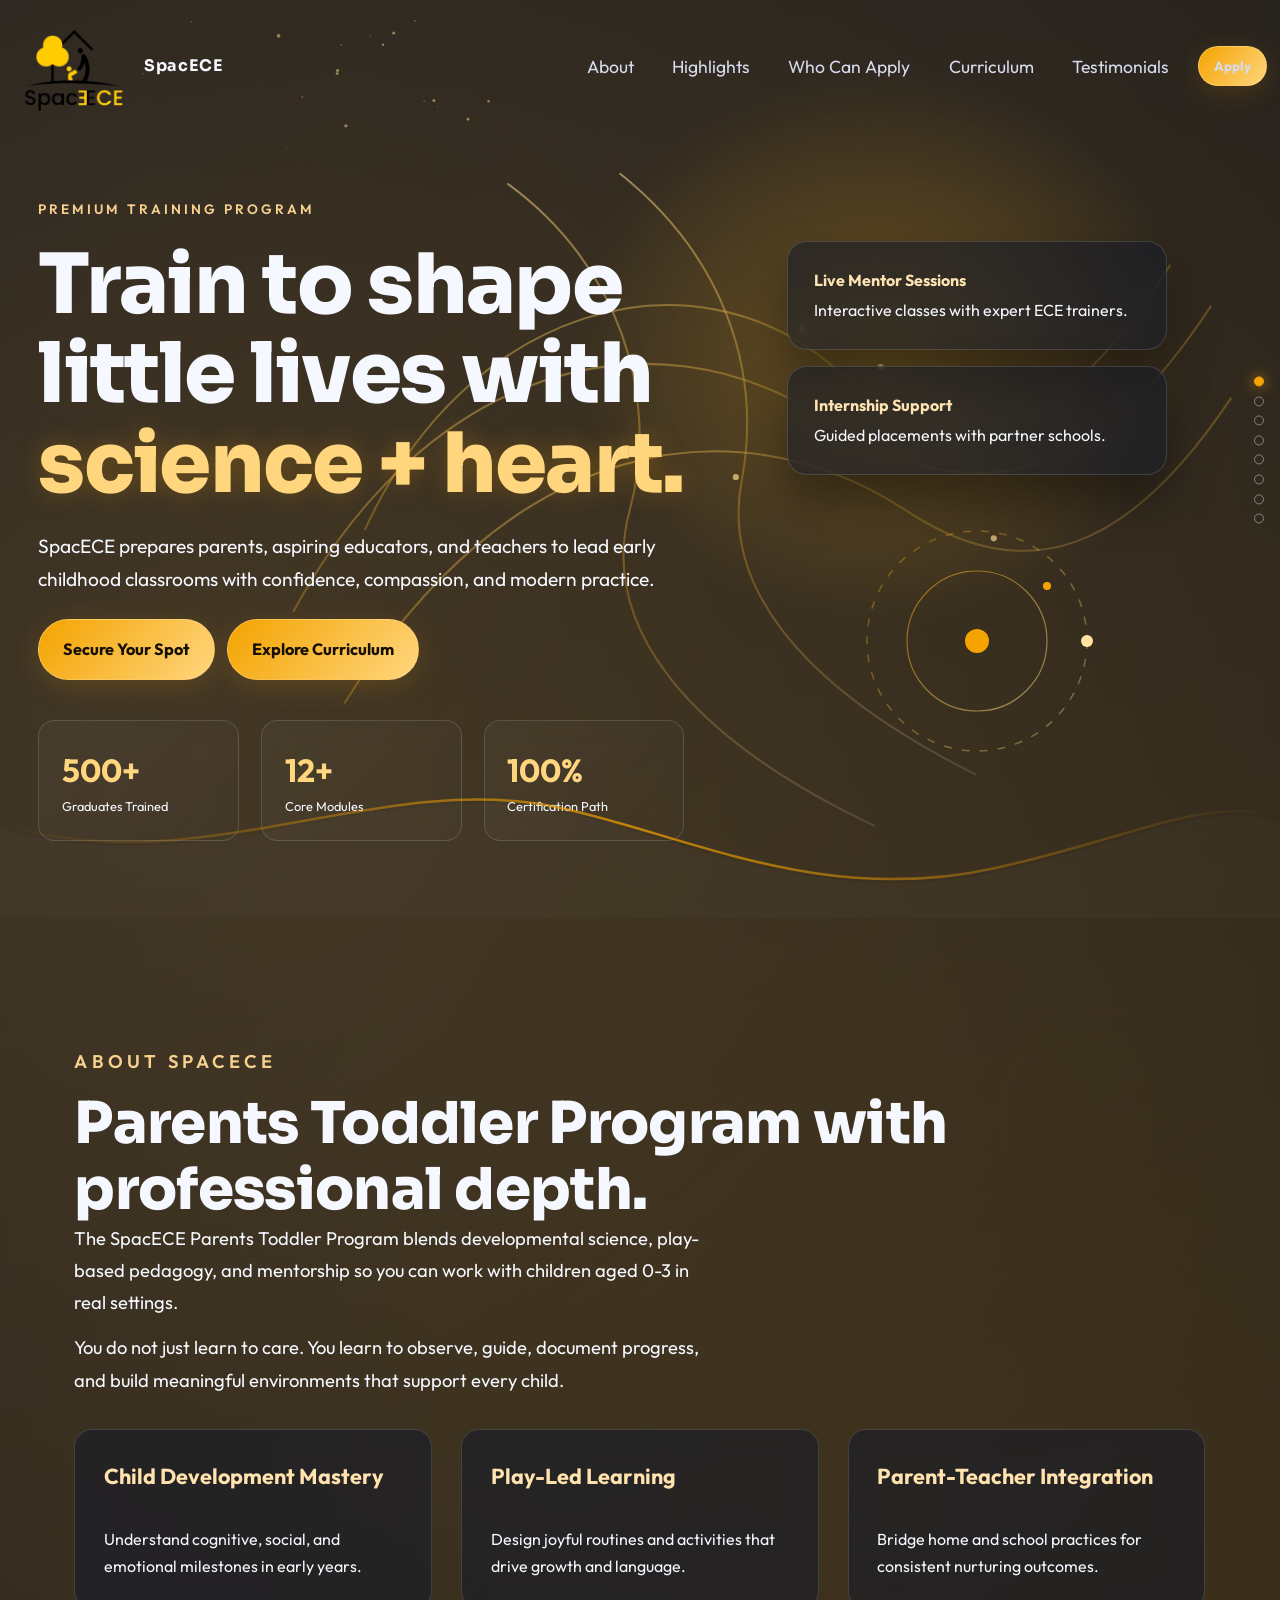
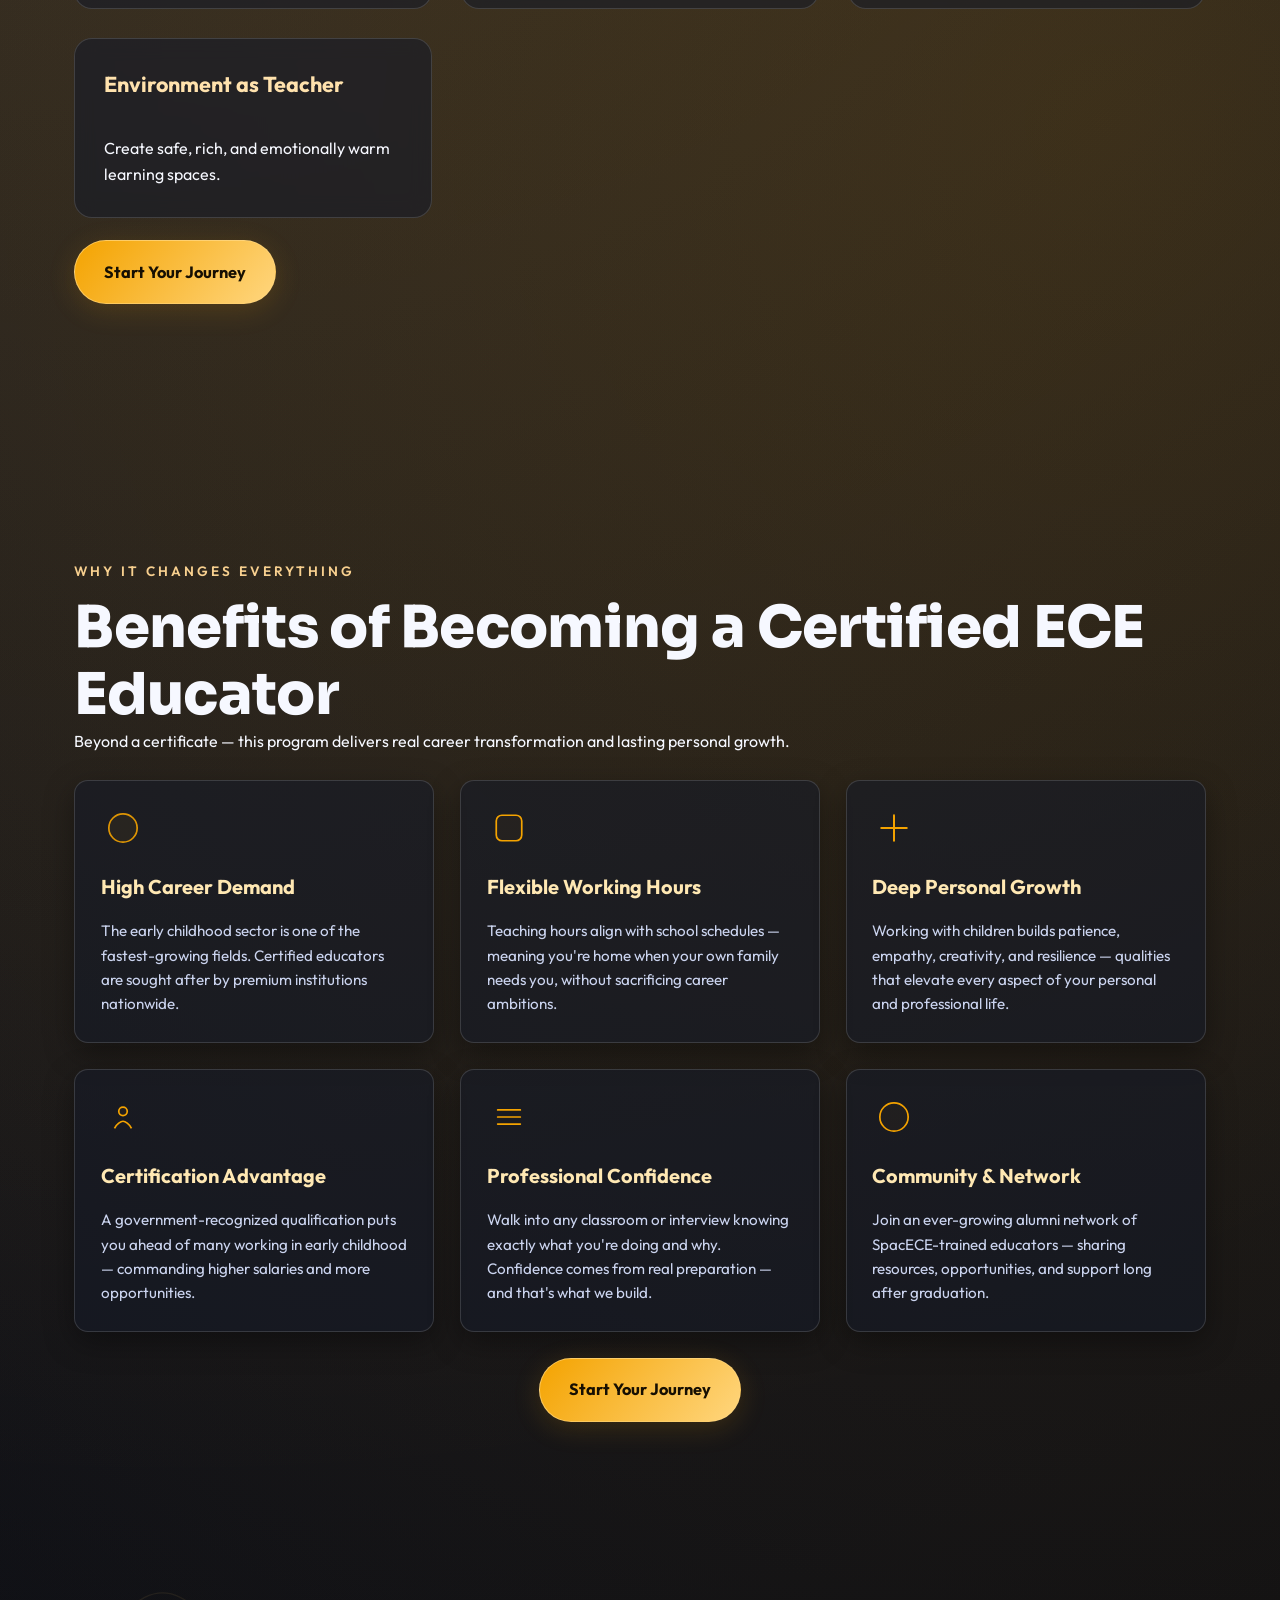
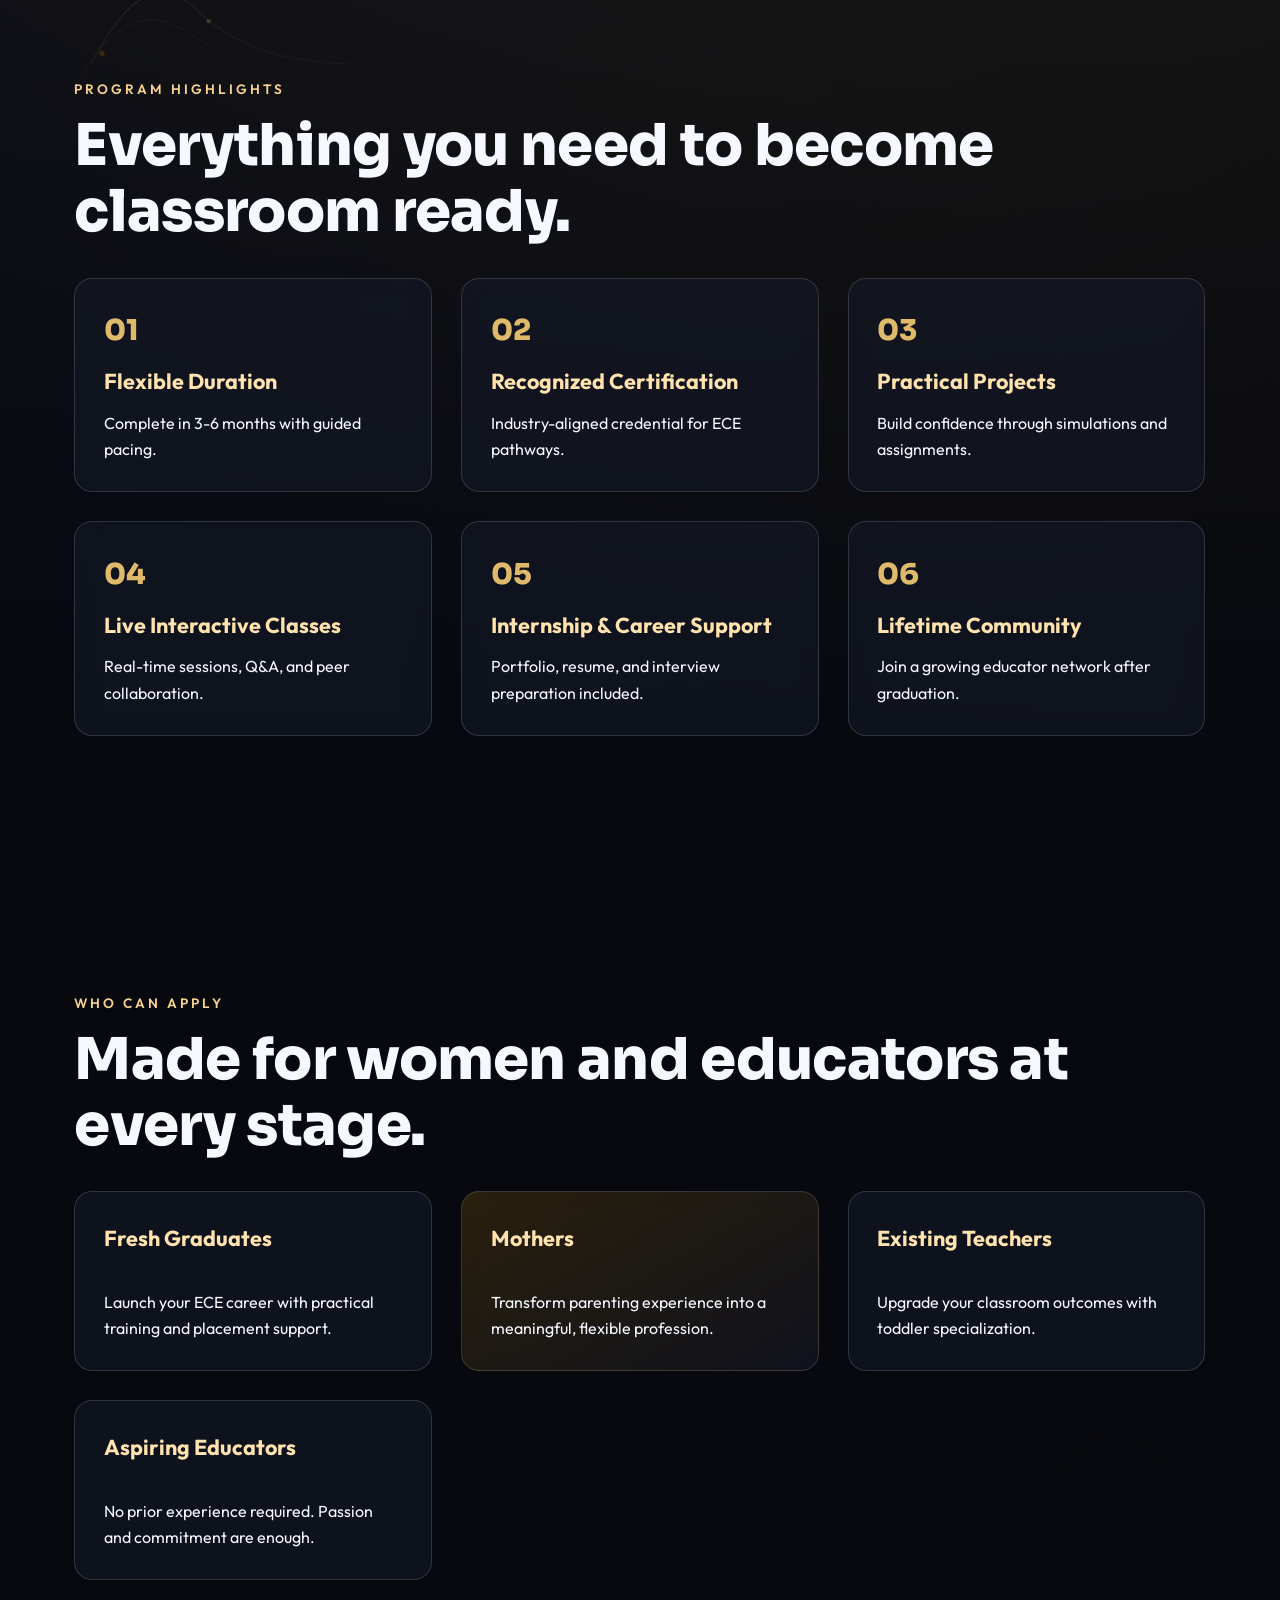
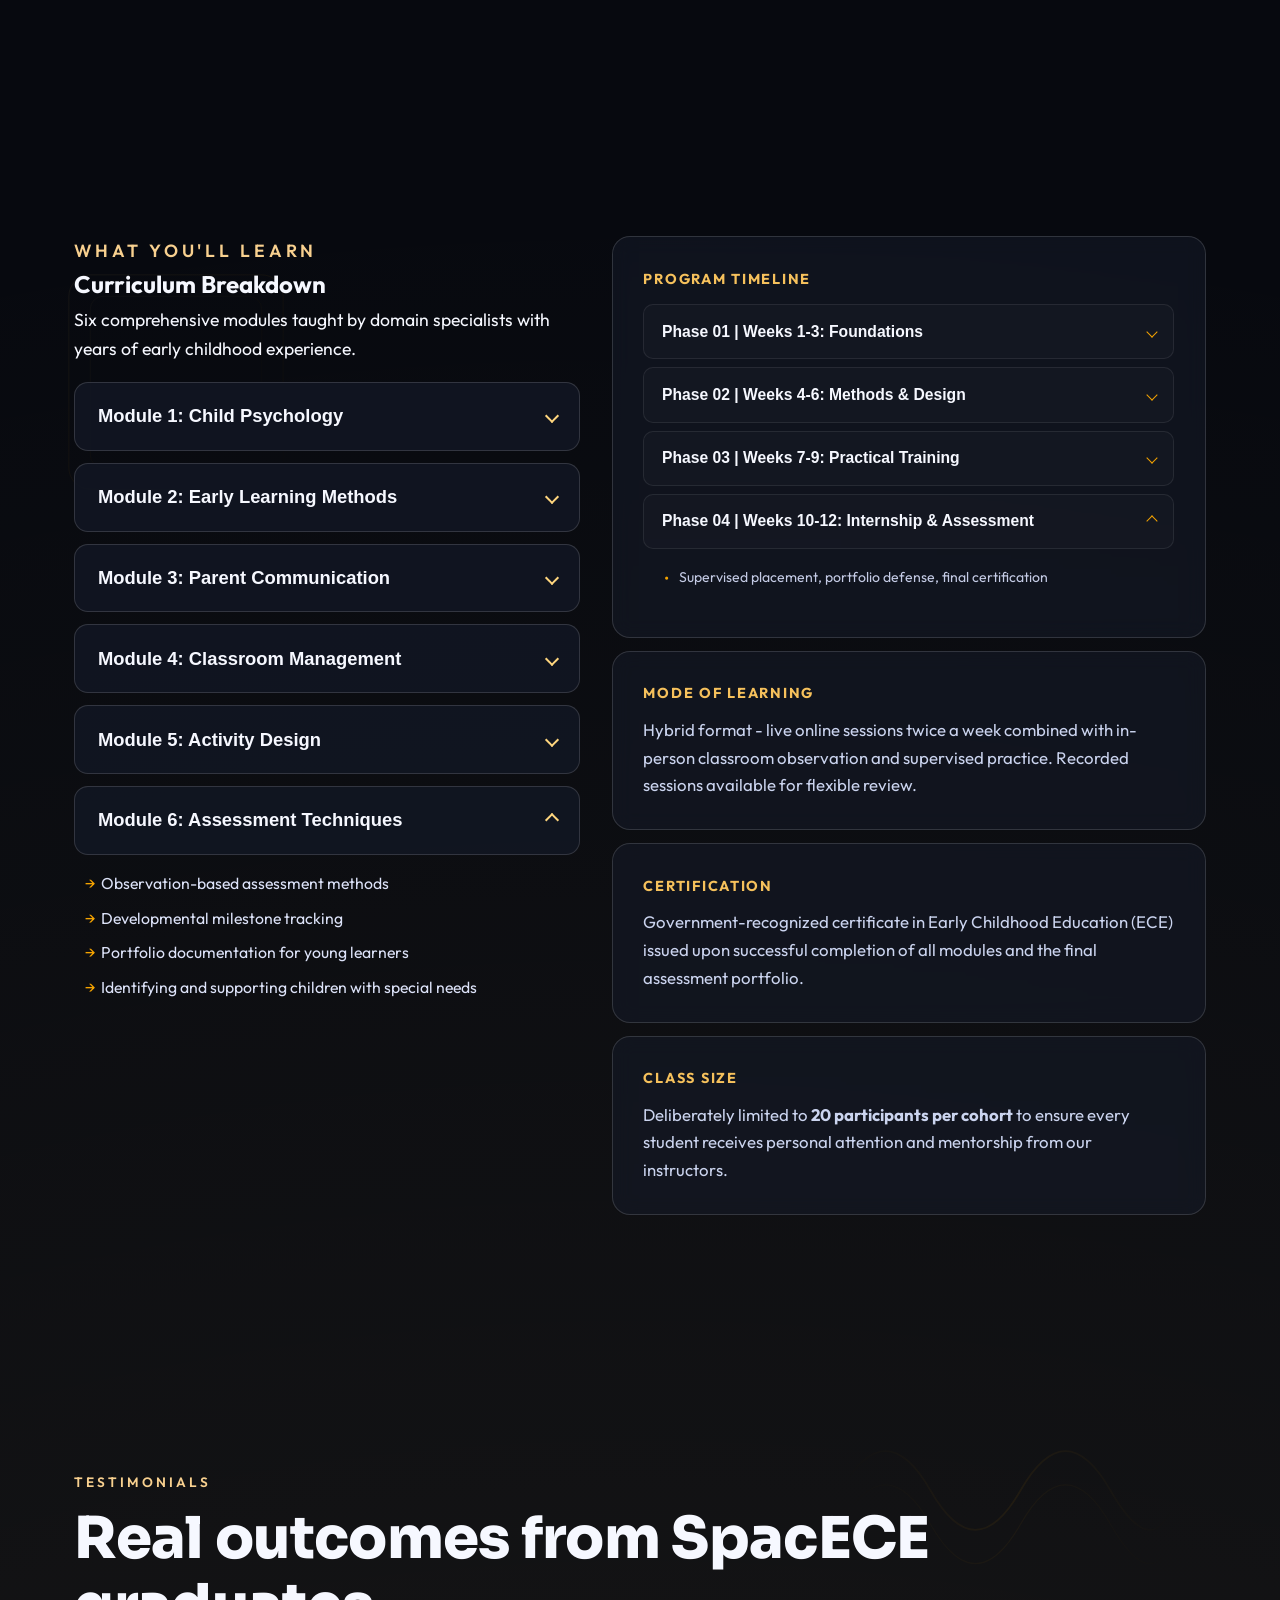
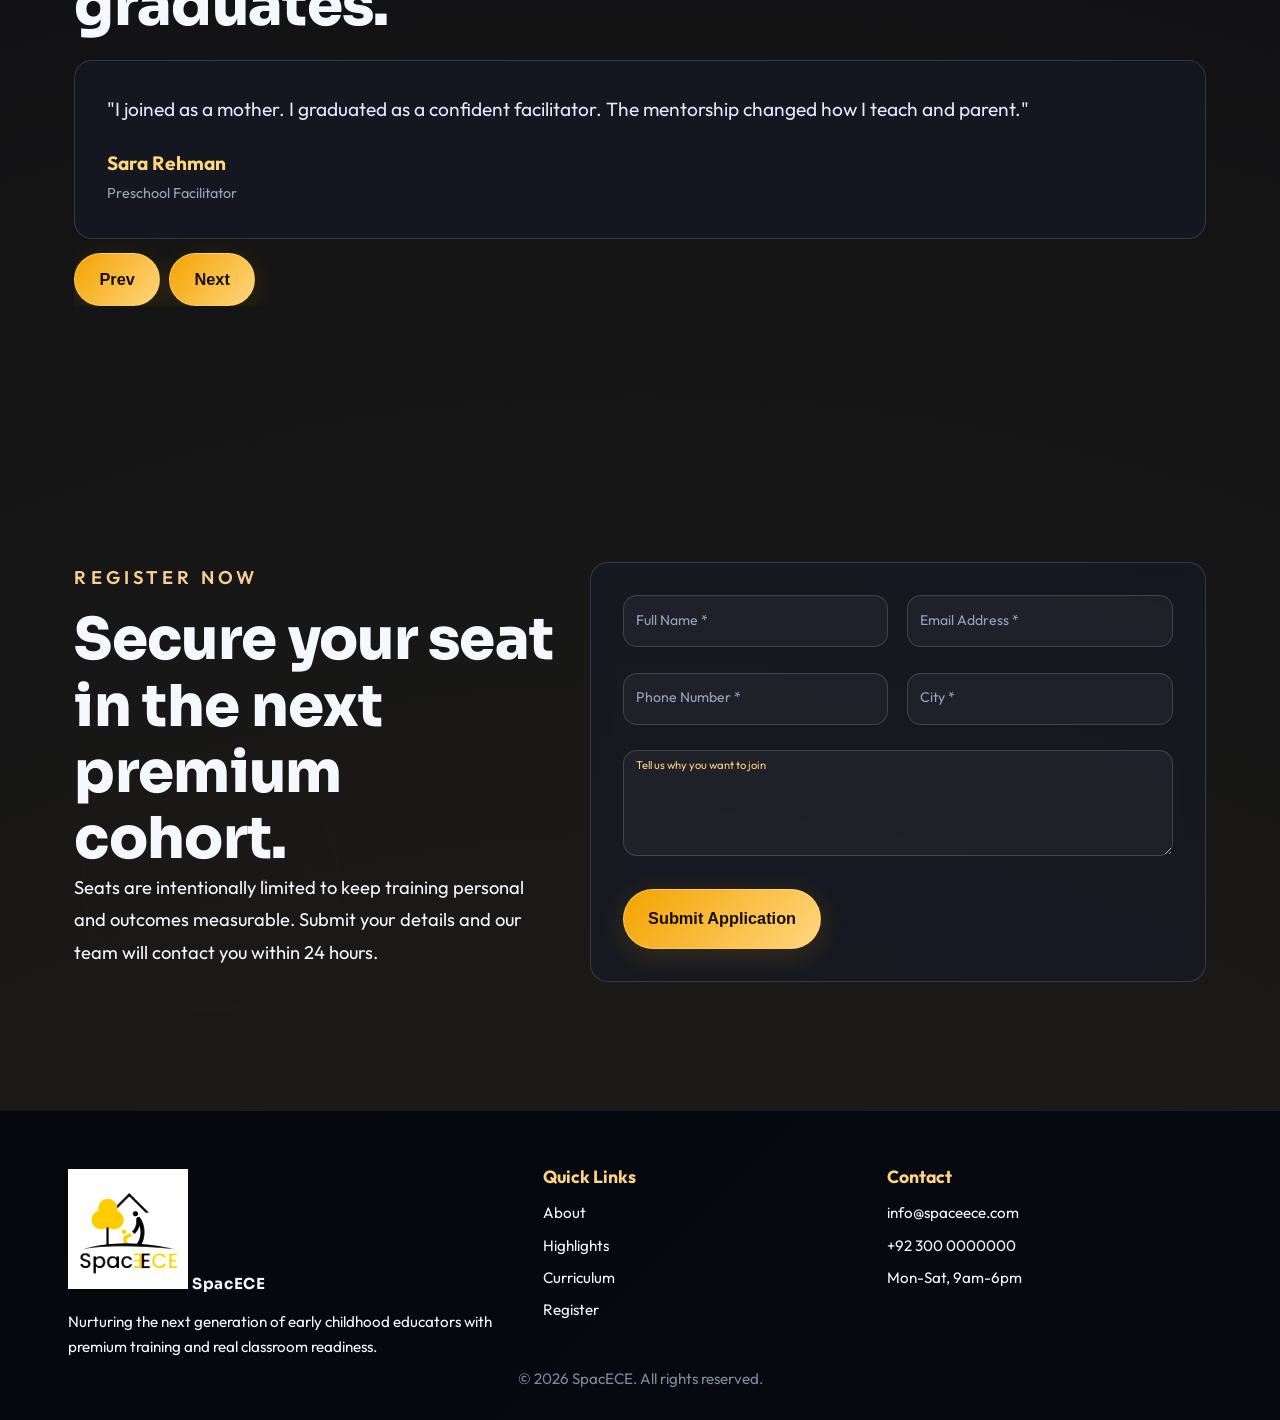
<file: Parental-Toodlar-Program/SpacECE_teacher_training/index.html>
<!DOCTYPE html>
<html lang="en">
<head>
  <meta charset="UTF-8" />
  <meta name="viewport" content="width=device-width, initial-scale=1.0" />
  <meta name="description" content="SpacECE Teacher Training Program for early childhood educators. Premium training, certification, practical mentorship, and internship support." />
  <title>SpacECE | Premium Teacher Training Program</title>
  <link rel="preconnect" href="https://fonts.googleapis.com" />
  <link rel="preconnect" href="https://fonts.gstatic.com" crossorigin />
  <link href="https://fonts.googleapis.com/css2?family=Outfit:wght@300;400;500;600;700;800&family=Sora:wght@400;500;600;700&display=swap" rel="stylesheet" />
  <link rel="stylesheet" href="./style.css" />
</head>
<body>
  <div class="page-loader" id="pageLoader" aria-hidden="true">
    <div class="loader-core"></div>
    <p>SpacECE</p>
  </div>

  <div class="scroll-progress" id="scrollProgress" aria-hidden="true"></div>
  <button id="backToTop" class="back-to-top" aria-label="Back to top" title="Back to top">↑</button>

  <header class="site-header" id="siteHeader">
    <a href="#hero" class="brand">
      <img src="../Teacher_Tranning/img/spaceece_logo.png" alt="SpacECE logo" width="42" height="42" loading="lazy" />
      <span>SpacECE</span>
    </a>

    <nav class="main-nav" id="mainNav" aria-label="Main navigation">
      <a href="#about">About</a>
      <a href="#highlights">Highlights</a>
      <a href="#who-can-apply">Who Can Apply</a>
      <a href="#curriculum">Curriculum</a>
      <a href="#testimonials">Testimonials</a>
      <a href="#register" class="btn mini magnetic">Apply</a>
    </nav>

    <button class="menu-btn" id="menuBtn" aria-label="Toggle menu" aria-expanded="false">
      <span></span><span></span>
    </button>
  </header>

  <aside class="section-dots" id="sectionDots" aria-label="Section indicator"></aside>

  <main>
    <section class="hero section" id="hero" data-section="Hero">
      <canvas class="particles" id="particles" aria-hidden="true"></canvas>
      <div class="hero-rays" aria-hidden="true"></div>
      <div class="hero-svg" aria-hidden="true">
        <svg viewBox="0 0 1200 900" role="presentation">
          <defs>
            <linearGradient id="meshStroke" x1="0%" y1="0%" x2="100%" y2="100%">
              <stop offset="0%" stop-color="#ffd67e" stop-opacity="0.65" />
              <stop offset="50%" stop-color="#f4a300" stop-opacity="0.35" />
              <stop offset="100%" stop-color="#fff3ce" stop-opacity="0.15" />
            </linearGradient>
            <radialGradient id="meshGlow" cx="50%" cy="50%" r="55%">
              <stop offset="0%" stop-color="#f4a300" stop-opacity="0.34" />
              <stop offset="100%" stop-color="#f4a300" stop-opacity="0" />
            </radialGradient>
            <filter id="softBlur">
              <feGaussianBlur stdDeviation="16" />
            </filter>
          </defs>
          <ellipse cx="840" cy="340" rx="280" ry="250" fill="url(#meshGlow)" filter="url(#softBlur)" />
          <g fill="none" stroke="url(#meshStroke)" stroke-width="2">
            <path d="M330,520 C430,300 650,240 790,360 C920,470 1020,420 1120,260" />
            <path d="M260,600 C390,360 610,300 780,410 C930,510 1050,470 1160,300" />
            <path d="M310,690 C470,430 690,390 860,500 C980,580 1080,540 1180,390" />
            <path d="M580,170 C680,250 720,360 700,470 C680,570 750,670 930,760" />
            <path d="M470,180 C580,260 620,390 590,500 C560,610 640,720 830,810" />
          </g>
          <g fill="#ffd67e" fill-opacity="0.85">
            <circle cx="760" cy="322" r="4" />
            <circle cx="836" cy="360" r="3" />
            <circle cx="905" cy="420" r="4" />
            <circle cx="694" cy="468" r="3" />
            <circle cx="947" cy="528" r="3" />
          </g>
        </svg>
      </div>

      <div class="hero-content reveal">
        <p class="eyebrow">Premium Training Program</p>
        <h1>Train to shape little lives with <span>science + heart.</span></h1>
        <p class="lead">SpacECE prepares parents, aspiring educators, and teachers to lead early childhood classrooms with confidence, compassion, and modern practice.</p>

        <div class="hero-cta">
          <a href="#register" class="btn magnetic ripple">Secure Your Spot</a>
          <a href="#curriculum" class="btn btn-ghost magnetic ripple">Explore Curriculum</a>
        </div>

        <div class="stats">
          <article>
            <h3 data-counter="500">0</h3>
            <p>Graduates Trained</p>
          </article>
          <article>
            <h3 data-counter="12">0</h3>
            <p>Core Modules</p>
          </article>
          <article>
            <h3 data-counter="100">0</h3>
            <p>Certification Path</p>
          </article>
        </div>
      </div>

      <div class="hero-visual reveal">
        <div class="glass-card tilt floating">
          <h4>Live Mentor Sessions</h4>
          <p>Interactive classes with expert ECE trainers.</p>
        </div>
        <div class="glass-card tilt floating delay">
          <h4>Internship Support</h4>
          <p>Guided placements with partner schools.</p>
        </div>

        <div class="hero-orbit" aria-hidden="true">
          <svg viewBox="0 0 300 300">
            <defs>
              <linearGradient id="ringGradient" x1="0" y1="0" x2="1" y2="1">
                <stop offset="0%" stop-color="#f4a300" />
                <stop offset="100%" stop-color="#ffe39f" />
              </linearGradient>
            </defs>
            <circle cx="150" cy="150" r="110" fill="none" stroke="url(#ringGradient)" stroke-opacity="0.35" stroke-width="1.5" stroke-dasharray="8 10"></circle>
            <circle cx="150" cy="150" r="70" fill="none" stroke="url(#ringGradient)" stroke-opacity="0.5" stroke-width="1.2"></circle>
            <circle cx="150" cy="150" r="12" fill="#f4a300"></circle>
            <circle class="orb orb-1" cx="260" cy="150" r="6" fill="#ffe39f"></circle>
            <circle class="orb orb-2" cx="220" cy="95" r="4" fill="#f4a300"></circle>
          </svg>
        </div>
      </div>
      <div class="hero-divider" aria-hidden="true">
        <svg viewBox="0 0 1440 160" preserveAspectRatio="none">
          <defs>
            <linearGradient id="dividerGlow" x1="0%" y1="0%" x2="100%" y2="0%">
              <stop offset="0%" stop-color="#f4a300" stop-opacity="0" />
              <stop offset="50%" stop-color="#f4a300" stop-opacity="0.7" />
              <stop offset="100%" stop-color="#f4a300" stop-opacity="0" />
            </linearGradient>
          </defs>
          <path d="M0,70 C220,130 420,18 620,52 C760,76 920,154 1120,114 C1270,85 1360,40 1440,64 L1440,160 L0,160 Z" fill="rgba(255,255,255,0.02)" />
          <path d="M0,66 C220,126 420,14 620,48 C760,72 920,150 1120,110 C1270,81 1360,36 1440,60" fill="none" stroke="url(#dividerGlow)" stroke-width="2.5" />
        </svg>
      </div>
    </section>

    <section class="about section" id="about" data-section="About">
      <div class="decorative-svg decoration-1" aria-hidden="true">
        <svg viewBox="0 0 200 200" role="presentation">
          <defs>
            <linearGradient id="decGrad1" x1="0%" y1="0%" x2="100%" y2="100%">
              <stop offset="0%" stop-color="#f4a300" stop-opacity="0.2" />
              <stop offset="100%" stop-color="#f4a300" stop-opacity="0" />
            </linearGradient>
          </defs>
          <circle cx="100" cy="100" r="95" fill="none" stroke="url(#decGrad1)" stroke-width="0.5" />
          <circle cx="100" cy="100" r="75" fill="none" stroke="url(#decGrad1)" stroke-width="0.3" opacity="0.6" />
          <path d="M100,20 Q180,100 100,180 Q20,100 100,20" fill="none" stroke="url(#decGrad1)" stroke-width="0.5" />
        </svg>
      </div>
      <div class="content-wrap">
        <div class="copy reveal">
          <p class="eyebrow">About SpacECE</p>
          <h2>Parents Toddler Program with professional depth.</h2>
          <p>The SpacECE Parents Toddler Program blends developmental science, play-based pedagogy, and mentorship so you can work with children aged 0-3 in real settings.</p>
          <p>You do not just learn to care. You learn to observe, guide, document progress, and build meaningful environments that support every child.</p>
        </div>

        <div class="feature-grid">
          <article class="feature-card tilt reveal glow-border">
            <h3>Child Development Mastery</h3>
            <p>Understand cognitive, social, and emotional milestones in early years.</p>
          </article>
          <article class="feature-card tilt reveal glow-border">
            <h3>Play-Led Learning</h3>
            <p>Design joyful routines and activities that drive growth and language.</p>
          </article>
          <article class="feature-card tilt reveal glow-border">
            <h3>Parent-Teacher Integration</h3>
            <p>Bridge home and school practices for consistent nurturing outcomes.</p>
          </article>
          <article class="feature-card tilt reveal glow-border">
            <h3>Environment as Teacher</h3>
            <p>Create safe, rich, and emotionally warm learning spaces.</p>
          </article>
        </div>

        <div class="about-cta reveal">
          <a href="#register" class="btn btn-primary magnetic ripple">Start Your Journey</a>
        </div>
      </div>
    </section>

    <section class="benefits section" id="benefits" data-section="Benefits">
      <div class="content-wrap">
        <div class="heading reveal">
          <p class="eyebrow">Why It Changes Everything</p>
          <h2>Benefits of Becoming a Certified ECE Educator</h2>
          <p class="sublead">Beyond a certificate — this program delivers real career transformation and lasting personal growth.</p>
        </div>

        <div class="benefits-grid">
          <article class="benefit-card tilt reveal">
            <div class="icon"><svg width="34" height="34" viewBox="0 0 24 24" fill="none" xmlns="http://www.w3.org/2000/svg"><circle cx="12" cy="12" r="10" stroke="#F4A300" stroke-opacity="0.9" stroke-width="1.2" fill="rgba(244,163,0,0.06)"/></svg></div>
            <h3>High Career Demand</h3>
            <p>The early childhood sector is one of the fastest-growing fields. Certified educators are sought after by premium institutions nationwide.</p>
          </article>

          <article class="benefit-card tilt reveal">
            <div class="icon"><svg width="34" height="34" viewBox="0 0 24 24" fill="none" xmlns="http://www.w3.org/2000/svg"><rect x="3" y="3" width="18" height="18" rx="4" stroke="#F4A300" stroke-width="1.2" fill="rgba(244,163,0,0.04)"/></svg></div>
            <h3>Flexible Working Hours</h3>
            <p>Teaching hours align with school schedules — meaning you're home when your own family needs you, without sacrificing career ambitions.</p>
          </article>

          <article class="benefit-card tilt reveal">
            <div class="icon"><svg width="34" height="34" viewBox="0 0 24 24" fill="none" xmlns="http://www.w3.org/2000/svg"><path d="M12 3v18" stroke="#F4A300" stroke-width="1.4" stroke-linecap="round"/><path d="M3 12h18" stroke="#F4A300" stroke-width="1.4" stroke-linecap="round"/></svg></div>
            <h3>Deep Personal Growth</h3>
            <p>Working with children builds patience, empathy, creativity, and resilience — qualities that elevate every aspect of your personal and professional life.</p>
          </article>

          <article class="benefit-card tilt reveal">
            <div class="icon"><svg width="34" height="34" viewBox="0 0 24 24" fill="none" xmlns="http://www.w3.org/2000/svg"><circle cx="12" cy="8" r="3" stroke="#F4A300" stroke-width="1.2" fill="rgba(244,163,0,0.04)"/><path d="M6 20c1.5-3 4.5-5 6-5s4.5 2 6 5" stroke="#F4A300" stroke-width="1.2" fill="none"/></svg></div>
            <h3>Certification Advantage</h3>
            <p>A government-recognized qualification puts you ahead of many working in early childhood — commanding higher salaries and more opportunities.</p>
          </article>

          <article class="benefit-card tilt reveal">
            <div class="icon"><svg width="34" height="34" viewBox="0 0 24 24" fill="none" xmlns="http://www.w3.org/2000/svg"><path d="M4 7h16M4 12h16M4 17h16" stroke="#F4A300" stroke-width="1.2" stroke-linecap="round"/></svg></div>
            <h3>Professional Confidence</h3>
            <p>Walk into any classroom or interview knowing exactly what you're doing and why. Confidence comes from real preparation — and that's what we build.</p>
          </article>

          <article class="benefit-card tilt reveal">
            <div class="icon"><svg width="34" height="34" viewBox="0 0 24 24" fill="none" xmlns="http://www.w3.org/2000/svg"><path d="M12 2a10 10 0 100 20 10 10 0 000-20z" stroke="#F4A300" stroke-width="1.2" fill="rgba(244,163,0,0.03)"/></svg></div>
            <h3>Community & Network</h3>
            <p>Join an ever-growing alumni network of SpacECE-trained educators — sharing resources, opportunities, and support long after graduation.</p>
          </article>
        </div>

        <div class="benefits-cta reveal">
          <a href="#register" class="btn btn-primary magnetic ripple">Start Your Journey</a>
        </div>
      </div>
    </section>

    <section class="highlights section" id="highlights" data-section="Highlights">
      <div class="decorative-svg decoration-2" aria-hidden="true">
        <svg viewBox="0 0 300 250" role="presentation">
          <defs>
            <linearGradient id="decGrad2" x1="0%" y1="0%" x2="100%" y2="100%">
              <stop offset="0%" stop-color="#ffd67e" stop-opacity="0.25" />
              <stop offset="100%" stop-color="#f4a300" stop-opacity="0.1" />
            </linearGradient>
          </defs>
          <path d="M 50,150 Q 100,50 150,100 T 300,150" fill="none" stroke="url(#decGrad2)" stroke-width="1.2" stroke-linecap="round" />
          <path d="M 30,180 Q 80,80 140,120 T 280,200" fill="none" stroke="url(#decGrad2)" stroke-width="0.8" opacity="0.7" stroke-linecap="round" />
          <circle cx="60" cy="140" r="2.5" fill="#f4a300" opacity="0.5" />
          <circle cx="160" cy="110" r="2" fill="#ffd67e" opacity="0.6" />
        </svg>
      </div>
      <div class="content-wrap">
        <div class="heading reveal">
          <p class="eyebrow">Program Highlights</p>
          <h2>Everything you need to become classroom ready.</h2>
        </div>

        <div class="highlights-grid">
          <article class="highlight-card tilt reveal glow-border">
            <span>01</span>
            <h3>Flexible Duration</h3>
            <p>Complete in 3-6 months with guided pacing.</p>
          </article>
          <article class="highlight-card tilt reveal glow-border">
            <span>02</span>
            <h3>Recognized Certification</h3>
            <p>Industry-aligned credential for ECE pathways.</p>
          </article>
          <article class="highlight-card tilt reveal glow-border">
            <span>03</span>
            <h3>Practical Projects</h3>
            <p>Build confidence through simulations and assignments.</p>
          </article>
          <article class="highlight-card tilt reveal glow-border">
            <span>04</span>
            <h3>Live Interactive Classes</h3>
            <p>Real-time sessions, Q&A, and peer collaboration.</p>
          </article>
          <article class="highlight-card tilt reveal glow-border">
            <span>05</span>
            <h3>Internship & Career Support</h3>
            <p>Portfolio, resume, and interview preparation included.</p>
          </article>
          <article class="highlight-card tilt reveal glow-border">
            <span>06</span>
            <h3>Lifetime Community</h3>
            <p>Join a growing educator network after graduation.</p>
          </article>
        </div>
      </div>
    </section>

    <section class="apply section" id="who-can-apply" data-section="Apply">
      <div class="decorative-svg decoration-3" aria-hidden="true">
        <svg viewBox="0 0 250 250" role="presentation">
          <defs>
            <radialGradient id="decGrad3" cx="50%" cy="50%" r="60%">
              <stop offset="0%" stop-color="#f4a300" stop-opacity="0.2" />
              <stop offset="100%" stop-color="#f4a300" stop-opacity="0" />
            </radialGradient>
          </defs>
          <polygon points="125,30 190,90 165,165 85,165 60,90" fill="none" stroke="url(#decGrad3)" stroke-width="1" />
          <circle cx="125" cy="110" r="50" fill="none" stroke="url(#decGrad3)" stroke-width="0.8" opacity="0.6" />
          <circle cx="125" cy="110" r="25" fill="none" stroke="url(#decGrad3)" stroke-width="0.5" opacity="0.4" />
        </svg>
      </div>
      <div class="content-wrap">
        <div class="heading reveal">
          <p class="eyebrow">Who Can Apply</p>
          <h2>Made for women and educators at every stage.</h2>
        </div>

        <div class="apply-grid">
          <article class="apply-card tilt reveal glow-border">
            <h3>Fresh Graduates</h3>
            <p>Launch your ECE career with practical training and placement support.</p>
          </article>
          <article class="apply-card tilt reveal glow-border featured">
            <h3>Mothers</h3>
            <p>Transform parenting experience into a meaningful, flexible profession.</p>
          </article>
          <article class="apply-card tilt reveal glow-border">
            <h3>Existing Teachers</h3>
            <p>Upgrade your classroom outcomes with toddler specialization.</p>
          </article>
          <article class="apply-card tilt reveal glow-border">
            <h3>Aspiring Educators</h3>
            <p>No prior experience required. Passion and commitment are enough.</p>
          </article>
        </div>
      </div>
    </section>

    <section class="curriculum section" id="curriculum" data-section="Curriculum">
      <div class="decorative-svg decoration-4" aria-hidden="true">
        <svg viewBox="0 0 280 280" role="presentation">
          <defs>
            <linearGradient id="decGrad4" x1="0%" y1="0%" x2="100%" y2="100%">
              <stop offset="0%" stop-color="#ffd67e" stop-opacity="0.2" />
              <stop offset="50%" stop-color="#f4a300" stop-opacity="0.15" />
              <stop offset="100%" stop-color="#f4a300" stop-opacity="0" />
            </linearGradient>
          </defs>
          <rect x="40" y="40" width="200" height="200" fill="none" stroke="url(#decGrad4)" stroke-width="0.8" rx="20" />
          <rect x="60" y="60" width="160" height="160" fill="none" stroke="url(#decGrad4)" stroke-width="0.6" opacity="0.7" rx="12" />
          <line x1="80" y1="50" x2="80" y2="230" stroke="url(#decGrad4)" stroke-width="0.5" opacity="0.5" />
          <line x1="140" y1="50" x2="140" y2="230" stroke="url(#decGrad4)" stroke-width="0.5" opacity="0.5" />
          <line x1="200" y1="50" x2="200" y2="230" stroke="url(#decGrad4)" stroke-width="0.5" opacity="0.5" />
        </svg>
      </div>
      <div class="content-wrap learn-wrap">
        <div class="learn-left reveal">
          <p class="eyebrow">What You'll Learn</p>
          <h2>Curriculum Breakdown</h2>
          <p>Six comprehensive modules taught by domain specialists with years of early childhood experience.</p>

          <div class="accordion learn-accordion" id="curriculumAccordion">
            <button class="accordion-item" type="button">
              <span>Module 1: Child Psychology</span>
              <i></i>
            </button>
            <div class="accordion-panel">
              <ul class="learn-points">
                <li>Developmental milestones from infancy to age 6</li>
                <li>Emotional and social behavior mapping in early years</li>
                <li>Observation habits for classroom decision-making</li>
              </ul>
            </div>

            <button class="accordion-item" type="button">
              <span>Module 2: Early Learning Methods</span>
              <i></i>
            </button>
            <div class="accordion-panel">
              <ul class="learn-points">
                <li>Play-based pedagogy and language-rich routines</li>
                <li>Montessori-inspired and inquiry-based techniques</li>
                <li>Designing weekly plans with measurable outcomes</li>
              </ul>
            </div>

            <button class="accordion-item" type="button">
              <span>Module 3: Parent Communication</span>
              <i></i>
            </button>
            <div class="accordion-panel">
              <ul class="learn-points">
                <li>Parent briefing formats and progress sharing</li>
                <li>Difficult conversations with empathy and clarity</li>
                <li>Building a home-school support loop</li>
              </ul>
            </div>

            <button class="accordion-item" type="button">
              <span>Module 4: Classroom Management</span>
              <i></i>
            </button>
            <div class="accordion-panel">
              <ul class="learn-points">
                <li>Classroom rhythm, transitions, and behavior guidance</li>
                <li>Environment zoning for safety and exploration</li>
                <li>Inclusive practices and support strategies</li>
              </ul>
            </div>

            <button class="accordion-item" type="button">
              <span>Module 5: Activity Design</span>
              <i></i>
            </button>
            <div class="accordion-panel">
              <ul class="learn-points">
                <li>Sensory, literacy, motor, and social activities</li>
                <li>Material selection and low-cost learning setups</li>
                <li>Theme-based planning for monthly curriculum cycles</li>
              </ul>
            </div>

            <button class="accordion-item active" type="button">
              <span>Module 6: Assessment Techniques</span>
              <i></i>
            </button>
            <div class="accordion-panel open">
              <ul class="learn-points">
                <li>Observation-based assessment methods</li>
                <li>Developmental milestone tracking</li>
                <li>Portfolio documentation for young learners</li>
                <li>Identifying and supporting children with special needs</li>
              </ul>
            </div>
          </div>
        </div>

        <div class="learn-right reveal">
          <article class="learn-card glow-border">
            <h3>Program Timeline</h3>
            <div class="timeline-accordion" id="timelineAccordion">
              <button class="timeline-item" type="button">
                <span>Phase 01 | Weeks 1-3: Foundations</span>
                <i></i>
              </button>
              <div class="timeline-panel">
                <ul class="timeline-details">
                  <li>Child psychology, ECE principles, classroom orientation</li>
                </ul>
              </div>

              <button class="timeline-item" type="button">
                <span>Phase 02 | Weeks 4-6: Methods & Design</span>
                <i></i>
              </button>
              <div class="timeline-panel">
                <ul class="timeline-details">
                  <li>Teaching methods, curriculum mapping, activity planning</li>
                </ul>
              </div>

              <button class="timeline-item" type="button">
                <span>Phase 03 | Weeks 7-9: Practical Training</span>
                <i></i>
              </button>
              <div class="timeline-panel">
                <ul class="timeline-details">
                  <li>Live practice sessions, parent communication, reflection logs</li>
                </ul>
              </div>

              <button class="timeline-item active" type="button">
                <span>Phase 04 | Weeks 10-12: Internship & Assessment</span>
                <i></i>
              </button>
              <div class="timeline-panel open">
                <ul class="timeline-details">
                  <li>Supervised placement, portfolio defense, final certification</li>
                </ul>
              </div>
            </div>
          </article>

          <article class="learn-card glow-border">
            <h3>Mode of Learning</h3>
            <p>Hybrid format - live online sessions twice a week combined with in-person classroom observation and supervised practice. Recorded sessions available for flexible review.</p>
          </article>

          <article class="learn-card glow-border">
            <h3>Certification</h3>
            <p>Government-recognized certificate in Early Childhood Education (ECE) issued upon successful completion of all modules and the final assessment portfolio.</p>
          </article>

          <article class="learn-card glow-border">
            <h3>Class Size</h3>
            <p>Deliberately limited to <strong>20 participants per cohort</strong> to ensure every student receives personal attention and mentorship from our instructors.</p>
          </article>
        </div>
      </div>
    </section>

    <section class="testimonials section" id="testimonials" data-section="Stories">
      <div class="decorative-svg decoration-5" aria-hidden="true">
        <svg viewBox="0 0 320 200" role="presentation">
          <defs>
            <linearGradient id="decGrad5" x1="0%" y1="50%" x2="100%" y2="50%">
              <stop offset="0%" stop-color="#f4a300" stop-opacity="0" />
              <stop offset="50%" stop-color="#f4a300" stop-opacity="0.2" />
              <stop offset="100%" stop-color="#f4a300" stop-opacity="0" />
            </linearGradient>
          </defs>
          <path d="M 20,100 Q 60,30 100,100 T 180,100 T 260,100 T 320,100" fill="none" stroke="url(#decGrad5)" stroke-width="1.5" stroke-linecap="round" />
          <path d="M 20,130 Q 60,60 100,130 T 180,130 T 260,130 T 320,130" fill="none" stroke="url(#decGrad5)" stroke-width="1" opacity="0.7" stroke-linecap="round" />
        </svg>
      </div>
      <div class="content-wrap">
        <div class="heading reveal">
          <p class="eyebrow">Testimonials</p>
          <h2>Real outcomes from SpacECE graduates.</h2>
        </div>

        <div class="testimonial-slider reveal" id="testimonialSlider">
          <div class="slides" id="slidesTrack">
            <article class="slide glow-border">
              <p>"I joined as a mother. I graduated as a confident facilitator. The mentorship changed how I teach and parent."</p>
              <h4>Sara Rehman</h4>
              <span>Preschool Facilitator</span>
            </article>
            <article class="slide glow-border">
              <p>"The practical modules and live support gave me clarity and confidence. I got placed within weeks."</p>
              <h4>Ayesha Khan</h4>
              <span>Montessori Lead Teacher</span>
            </article>
            <article class="slide glow-border">
              <p>"I had teaching experience, but this program elevated my early years practice to a new professional level."</p>
              <h4>Rabia Nawaz</h4>
              <span>ECE Specialist</span>
            </article>
            <article class="slide glow-border">
              <p>"The mentors were supportive and the hands-on practice made the difference. My confidence soared."</p>
              <h4>Fatima Ali</h4>
              <span>Early Years Teacher</span>
            </article>
            <article class="slide glow-border">
              <p>"Practical sessions with real toddlers prepared me for the classroom more than any theory course."</p>
              <h4>Hina Qureshi</h4>
              <span>Nursery Lead</span>
            </article>
            <article class="slide glow-border">
              <p>"This course gave me a recognized certification and opened new job opportunities quickly."</p>
              <h4>Maryam Siddique</h4>
              <span>Preschool Coordinator</span>
            </article>
            <article class="slide glow-border">
              <p>"Supportive community and lifetime alumni network — great for building a career in ECE."</p>
              <h4>Zainab Iqbal</h4>
              <span>ECE Practitioner</span>
            </article>
            <article class="slide glow-border">
              <p>"The instructors were experienced and practical. I recommend SpacECE to every aspiring educator."</p>
              <h4>Amna Farooq</h4>
              <span>Child Development Facilitator</span>
            </article>
          </div>
          <div class="slider-controls">
            <button id="prevSlide" class="btn btn-ghost ripple" type="button">Prev</button>
            <button id="nextSlide" class="btn ripple" type="button">Next</button>
          </div>
        </div>
      </div>
    </section>

    <section class="register section" id="register" data-section="Register">
      <div class="decorative-svg decoration-6" aria-hidden="true">
        <svg viewBox="0 0 300 300" role="presentation">
          <defs>
            <radialGradient id="decGrad6" cx="50%" cy="50%" r="70%">
              <stop offset="0%" stop-color="#ffd67e" stop-opacity="0.25" />
              <stop offset="100%" stop-color="#f4a300" stop-opacity="0" />
            </radialGradient>
          </defs>
          <circle cx="150" cy="150" r="120" fill="none" stroke="url(#decGrad6)" stroke-width="0.8" />
          <circle cx="150" cy="150" r="90" fill="none" stroke="url(#decGrad6)" stroke-width="0.6" opacity="0.7" />
          <circle cx="150" cy="150" r="60" fill="none" stroke="url(#decGrad6)" stroke-width="0.5" opacity="0.5" />
          <circle cx="100" cy="100" r="3" fill="#f4a300" opacity="0.6" />
          <circle cx="200" cy="150" r="2.5" fill="#ffd67e" opacity="0.5" />
        </svg>
      </div>
      <div class="content-wrap register-wrap">
        <div class="copy reveal">
          <p class="eyebrow">Register Now</p>
          <h2>Secure your seat in the next premium cohort.</h2>
          <p>Seats are intentionally limited to keep training personal and outcomes measurable. Submit your details and our team will contact you within 24 hours.</p>
        </div>

        <form class="register-form reveal glow-border" id="registerForm" novalidate>
          <div class="field">
            <input id="fullName" name="fullName" type="text" placeholder=" " required />
            <label for="fullName">Full Name *</label>
          </div>
          <div class="field">
            <input id="email" name="email" type="email" placeholder=" " required />
            <label for="email">Email Address *</label>
          </div>
          <div class="field">
            <input id="phone" name="phone" type="tel" placeholder=" " required />
            <label for="phone">Phone Number *</label>
          </div>
          <div class="field">
            <input id="city" name="city" type="text" placeholder=" " required />
            <label for="city">City *</label>
          </div>
          <div class="field full">
            <textarea id="message" name="message" rows="4" placeholder=" "></textarea>
            <label for="message">Tell us why you want to join</label>
          </div>

          <button type="submit" class="btn magnetic ripple" id="submitBtn">Submit Application</button>
        </form>
      </div>
    </section>
  </main>

  <footer class="site-footer">
    <div class="content-wrap footer-wrap">
      <div>
        <a href="#hero" class="brand footer-brand">
          <img src="../Teacher_Tranning/img/footer_logo.png" alt="SpacECE logo" width="42" height="42" loading="lazy" />
          <span>SpacECE</span>
        </a>
        <p>Nurturing the next generation of early childhood educators with premium training and real classroom readiness.</p>
      </div>
      <div>
        <h4>Quick Links</h4>
        <a href="#about">About</a>
        <a href="#highlights">Highlights</a>
        <a href="#curriculum">Curriculum</a>
        <a href="#register">Register</a>
      </div>
      <div>
        <h4>Contact</h4>
        <p>info@spaceece.com</p>
        <p>+92 300 0000000</p>
        <p>Mon-Sat, 9am-6pm</p>
      </div>
    </div>
    <p class="copyright">&copy; <span id="year"></span> SpacECE. All rights reserved.</p>
  </footer>

  <script src="./script.js"></script>
</body>
</html>
</file>
<file: kids_bundle_book/style.css>
/* =========================================================
   SpaceECE Landing Page Styles
   Premium, conversion-focused, responsive
========================================================= */

:root {
  --bg-cream: #fff8e6;
  --surface: #ffffff;
  --surface-soft: #fffdf5;
  --text: #111111;
  --text-soft: #4f4f4f;
  --hero-sub: #eaeaea;
  --yellow: #ffd600;
  --blue: #2d6cdf;
  --line: #e6dfd1;

  --card-grad: linear-gradient(135deg, #fffde7 0%, #ffe082 60%, #ffd600 100%);
  --hero-grad: linear-gradient(135deg, #111111 0%, #1c1c1c 100%);

  --radius-sm: 12px;
  --radius-md: 18px;
  --radius-lg: 20px;

  --shadow-soft: 0 10px 24px rgba(17, 17, 17, 0.08);
  --shadow-mid: 0 14px 30px rgba(17, 17, 17, 0.12);

  --section-pad: 40px;
  --header-h: 78px;
}

* {
  box-sizing: border-box;
}

html {
  scroll-behavior: smooth;
}

body {
  margin: 0;
  font-family: "Manrope", sans-serif;
  color: var(--text);
  line-height: 1.55;
  background:
    radial-gradient(900px 300px at -10% -10%, rgba(255, 214, 0, 0.12), transparent 75%),
    radial-gradient(700px 260px at 110% 12%, rgba(45, 108, 223, 0.08), transparent 75%),
    var(--bg-cream);
  overflow-x: hidden;
}

body.is-loading {
  overflow: hidden;
}

a {
  text-decoration: none;
  color: inherit;
}

img {
  display: block;
  max-width: 100%;
}

.container {
  width: min(1160px, 92vw);
  margin-inline: auto;
}

/* =========================================================
   Logo Loader
========================================================= */

.logo-loader {
  position: fixed;
  inset: 0;
  z-index: 2000;
  display: grid;
  place-items: center;
  background: #ffd600;
  opacity: 1;
  visibility: visible;
  transition: opacity 0.45s ease, visibility 0.45s ease;
}

.logo-loader-mark {
  width: clamp(130px, 20vw, 220px);
  height: auto;
  object-fit: contain;
  border-radius: 18px;
  box-shadow: 0 10px 24px rgba(17, 17, 17, 0.14);
  will-change: transform, opacity;
  animation: logoZoomIn 0.9s cubic-bezier(0.16, 1, 0.3, 1) both;
}

.logo-loader.is-hidden {
  opacity: 0;
  visibility: hidden;
}

/* =========================================================
   Layout & Typography
========================================================= */

.section {
  padding: var(--section-pad) 0;
}

.section-alt {
  background: linear-gradient(180deg, #ffffff 0%, #fffcf3 100%);
  border-block: 1px solid rgba(17, 17, 17, 0.06);
}

.section-title {
  margin: 0 0 10px;
  font-size: clamp(1.8rem, 2.8vw, 2.7rem);
  line-height: 1.2;
  letter-spacing: -0.02em;
}

.section-subtitle {
  margin: 0 0 28px;
  max-width: 66ch;
  color: var(--text-soft);
}

.section-body {
  margin: 0 0 32px;
  max-width: 80ch;
  color: var(--text-soft);
  line-height: 1.7;
  font-size: 1.02rem;
}

.text-highlight {
  background: linear-gradient(transparent 64%, var(--yellow) 64%);
  padding-inline: 2px;
}

/* =========================================================
   Buttons
========================================================= */

.btn {
  display: inline-flex;
  align-items: center;
  justify-content: center;
  border-radius: 999px;
  border: 1px solid transparent;
  padding: 0.9rem 1.4rem;
  font-weight: 800;
  cursor: pointer;
  transition: transform 0.3s ease, box-shadow 0.3s ease, background 0.3s ease, color 0.3s ease;
}

.btn-primary {
  background: var(--yellow);
  color: var(--text);
  box-shadow: 0 8px 20px rgba(255, 214, 0, 0.35);
}

.btn-primary:hover,
.btn-primary:focus-visible {
  transform: translateY(-2px) scale(1.03);
  box-shadow: 0 12px 24px rgba(17, 17, 17, 0.28);
}

/* =========================================================
   Header
========================================================= */

.site-header {
  position: sticky;
  top: 0;
  z-index: 1000;
  background: var(--hero-grad);
  backdrop-filter: none;
  border-bottom: 1px solid rgba(255, 255, 255, 0.14);
  transition: box-shadow 0.3s ease, border-color 0.3s ease, background 0.3s ease, backdrop-filter 0.3s ease;
}

.site-header.scrolled {
  background: rgba(255, 255, 255, 0.96);
  backdrop-filter: blur(8px);
  border-color: var(--line);
  box-shadow: 0 8px 20px rgba(17, 17, 17, 0.08);
}

.header-inner {
  min-height: var(--header-h);
  display: grid;
  grid-template-columns: auto auto;
  align-items: center;
  gap: 12px;
}

.brand {
  display: inline-flex;
  align-items: center;
  gap: 10px;
  font-weight: 800;
  color: #ffffff;
}

.brand img {
  width: 48px;
  height: 48px;
  object-fit: contain;
  background: #fff;
  border: 1px solid var(--line);
  border-radius: 10px;
}

.site-nav {
  grid-column: 1 / -1;
  display: none;
  flex-direction: column;
  gap: 6px;
  background: rgba(0, 0, 0, 0.88);
  border: 1px solid rgba(255, 255, 255, 0.2);
  border-radius: 14px;
  padding: 10px;
  box-shadow: var(--shadow-soft);
}

.site-nav.open {
  display: flex;
}

.site-nav a {
  position: relative;
  padding: 8px 2px;
  font-weight: 600;
  color: #ffffff;
}

.site-nav a::after {
  content: "";
  position: absolute;
  left: 0;
  bottom: 4px;
  width: 0;
  height: 2px;
  background: var(--blue);
  transition: width 0.3s ease;
}

.site-nav a:hover::after {
  width: 100%;
}

.hamburger {
  justify-self: end;
  width: 44px;
  height: 44px;
  border-radius: 10px;
  border: 1px solid var(--line);
  background: #fff;
  display: inline-flex;
  align-items: center;
  justify-content: center;
  cursor: pointer;
}

.hamburger span,
.hamburger span::before,
.hamburger span::after {
  display: block;
  width: 20px;
  height: 2px;
  background: #ffffff;
  position: relative;
}

.hamburger span::before,
.hamburger span::after {
  content: "";
  position: absolute;
  left: 0;
}

.hamburger span::before {
  top: -6px;
}

.hamburger span::after {
  top: 6px;
}

.header-cta {
  display: none;
}

.site-header.scrolled .brand,
.site-header.scrolled .site-nav a {
  color: #111111;
}

.site-header.scrolled .site-nav {
  background: #ffffff;
  border-color: var(--line);
}

.site-header.scrolled .hamburger span,
.site-header.scrolled .hamburger span::before,
.site-header.scrolled .hamburger span::after {
  background: #111111;
}

/* =========================================================
   Hero (Dark Premium)
========================================================= */

.hero {
  position: relative;
  background: var(--hero-grad);
  color: #fff;
  min-height: 90vh;
  padding: 120px 0 80px;
  overflow: hidden;
}

.hero::before {
  content: "";
  position: absolute;
  inset: 0;
  background:
    radial-gradient(circle at 30% 40%, rgba(255, 214, 0, 0.25), transparent 60%),
    radial-gradient(circle at 8% 8%, rgba(255, 214, 0, 0.16), transparent 55%),
    radial-gradient(circle at 92% 90%, rgba(45, 108, 223, 0.12), transparent 58%);
  opacity: 0;
  animation: heroBgLoad 0.8s ease-out forwards;
}

.hero .container {
  position: relative;
  z-index: 1;
}

.hero-grid {
  display: grid;
  gap: 56px;
  align-items: center;
}

.hero-copy {
  max-width: 680px;
}

.hero-copy>*:last-child {
  margin-bottom: 0;
}

.hero-title {
  margin: 0 0 12px;
  font-size: clamp(2rem, 4.8vw, 3.4rem);
  line-height: 1.1;
  letter-spacing: -0.03em;
}

.hero-sub {
  margin: 0 0 24px;
  color: var(--hero-sub);
  max-width: 650px;
}

.hero-actions {
  display: flex;
  flex-wrap: wrap;
  gap: 12px;
  margin-bottom: 20px;
}

.hero-actions .btn-primary {
  box-shadow:
    0 0 0 0 rgba(255, 214, 0, 0.25),
    0 10px 22px rgba(255, 214, 0, 0.42);
}

.hero-proof {
  color: #d7d7d7;
  font-size: 0.92rem;
  font-weight: 600;
  align-self: center;
}

.badge-row {
  list-style: none;
  margin: 0;
  padding: 0;
  display: flex;
  flex-wrap: wrap;
  gap: 8px;
}

.badge-row li {
  font-size: 0.86rem;
  font-weight: 700;
  color: #d7e5ff;
  background: rgba(45, 108, 223, 0.18);
  border: 1px solid rgba(45, 108, 223, 0.4);
  border-radius: 999px;
  padding: 7px 11px;
}

.hero-mockups {
  display: grid;
  grid-template-columns: repeat(2, minmax(0, 1fr));
  gap: 26px;
  max-width: 760px;
  justify-self: end;
}

.mockup-card {
  border-radius: var(--radius-lg);
  padding: clamp(28px, 3.4vw, 50px);
  min-height: 208px;
  border: 1px solid rgba(255, 255, 255, 0.28);
  background: rgba(255, 255, 255, 0.08);
  backdrop-filter: blur(12px);
  color: #fff;
  box-shadow: var(--shadow-soft);
  transition: transform 0.3s ease, box-shadow 0.3s ease;
}

.mockup-card:hover {
  transform: translateY(-6px);
  box-shadow: var(--shadow-mid);
}

.mockup-card h3 {
  margin: 12px 0 6px;
  font-size: clamp(1.1rem, 1.45vw, 1.36rem);
}

.mockup-card p {
  margin: 0;
  color: #e6e6e6;
  font-size: clamp(0.96rem, 1.05vw, 1.08rem);
  line-height: 1.45;
}

.mock-icon {
  display: inline-flex;
  align-items: center;
  justify-content: center;
  min-width: 42px;
  height: 42px;
  border-radius: 999px;
  background: rgba(45, 108, 223, 0.22);
  color: #d7e5ff;
  font-size: 0.92rem;
  font-weight: 800;
}

/* Hero sequence animation (page-load) */
.load-seq {
  opacity: 0;
  transform: translateY(30px);
  animation: heroReveal 0.8s ease-out forwards;
}

.load-1 {
  animation-delay: 0s;
}

.load-2 {
  animation-delay: 0.2s;
}

.load-3 {
  animation-delay: 0.4s;
}

.load-4 {
  animation-delay: 0.55s;
}

.load-5 {
  animation-delay: 0.7s;
}

/* Decorative premium bubbles */
.hero-bubble {
  position: absolute;
  border-radius: 50%;
  filter: blur(22px);
  opacity: 0.24;
  pointer-events: none;
}

.hero-bubble-1 {
  width: 240px;
  height: 240px;
  top: 72px;
  left: -70px;
  background: rgba(255, 214, 0, 0.45);
}

.hero-bubble-2 {
  width: 280px;
  height: 280px;
  right: -90px;
  bottom: 48px;
  background: rgba(255, 214, 0, 0.28);
}

.hero-bubble-3 {
  width: 170px;
  height: 170px;
  right: 28%;
  top: 18%;
  background: rgba(45, 108, 223, 0.2);
}

/* =========================================================
   Trust Bar
========================================================= */

.trust-bar {
  padding: 22px 0;
}

.trust-bar--hero {
  margin-top: 50px;
}

.trust-bar--hero .trust-list li {
  color: #ffffff;
  background: rgba(17, 17, 17, 0.46);
  border: 1px solid rgba(119, 154, 236, 0.45);
  box-shadow: 0 10px 24px rgba(0, 0, 0, 0.22);
}

.trust-bar--hero .trust-list li:hover {
  box-shadow: 0 14px 28px rgba(0, 0, 0, 0.3);
}

.trust-bar--hero .trust-icon {
  color: #dce8ff;
  background: rgba(45, 108, 223, 0.3);
}

.trust-list {
  list-style: none;
  margin: 0;
  padding: 0;
  display: grid;
  gap: 10px;
}

.trust-list li {
  border-radius: 14px;
  padding: 12px;
  text-align: center;
  font-weight: 700;
  display: flex;
  align-items: center;
  justify-content: center;
  gap: 8px;
}

.trust-icon {
  width: 24px;
  height: 24px;
  border-radius: 50%;
  display: inline-flex;
  align-items: center;
  justify-content: center;
  color: var(--blue);
  background: rgba(45, 108, 223, 0.14);
  font-size: 0.75rem;
}

/* =========================================================
   Card System
========================================================= */

.card-grid {
  display: grid;
  gap: 16px;
}

.card,
.compare-card,
.price-box,
.faq-item,
.trust-list li {
  border-radius: var(--radius-lg);
  border: 1px solid transparent;
  background:
    linear-gradient(rgba(255, 255, 255, 0.93), rgba(255, 255, 255, 0.93)) padding-box,
    var(--card-grad) border-box,
    linear-gradient(135deg, #fffef8 0%, #fff4cf 100%) padding-box;
  box-shadow: var(--shadow-soft);
  transition: transform 0.3s ease, box-shadow 0.3s ease;
}

.card {
  padding: 20px;
}

.card:hover,
.compare-card:hover,
.trust-list li:hover {
  transform: translateY(-6px);
  box-shadow: var(--shadow-mid);
}

.card h3 {
  margin: 6px 0;
  font-size: clamp(1.05rem, 1.3vw, 1.2rem);
}

.card p {
  margin: 0;
  color: var(--text-soft);
}

.icon-circle {
  width: 44px;
  height: 44px;
  border-radius: 50%;
  display: inline-flex;
  align-items: center;
  justify-content: center;
  margin-bottom: 10px;
  color: var(--blue);
  background: rgba(45, 108, 223, 0.14);
  font-weight: 800;
  transition: transform 0.3s ease;
}

.card:hover .icon-circle {
  animation: iconBounce 0.35s ease;
}

.benefit-card {
  display: grid;
  grid-template-columns: auto 1fr;
  gap: 12px;
}

.card-center {
  text-align: center;
}

.section-cta {
  margin-top: 52px;
}

/* Comparison */
.comparison-section {
  position: relative;
  overflow: hidden;
}

.comparison-section::before,
.comparison-section::after {
  content: "";
  position: absolute;
  border-radius: 50%;
  pointer-events: none;
  filter: blur(34px);
  opacity: 0.22;
}

.comparison-section::before {
  width: 280px;
  height: 280px;
  left: -110px;
  top: 18%;
  background: rgba(255, 214, 0, 0.46);
}

.comparison-section::after {
  width: 320px;
  height: 320px;
  right: -140px;
  bottom: -36px;
  background: rgba(255, 214, 0, 0.38);
}

.comparison-grid {
  position: relative;
  display: grid;
  gap: 24px;
  margin-top: 34px;
}

.compare-card {
  position: relative;
  z-index: 1;
  border-radius: 20px;
  padding: clamp(22px, 2.8vw, 30px);
  background: #ffffff;
  border: 1px solid rgba(17, 17, 17, 0.08);
  box-shadow: 0 10px 24px rgba(17, 17, 17, 0.09);
  transition: transform 0.3s ease, box-shadow 0.3s ease, opacity 0.3s ease;
}

.compare-card h3 {
  display: flex;
  align-items: center;
  gap: 10px;
  margin: 0 0 18px;
  font-size: clamp(1.2rem, 1.8vw, 1.45rem);
}

.compare-title-icon {
  width: 34px;
  height: 34px;
  border-radius: 50%;
  display: inline-flex;
  align-items: center;
  justify-content: center;
  background: rgba(45, 108, 223, 0.12);
}

.compare-title-icon svg {
  width: 20px;
  height: 20px;
}

.compare-card ul {
  list-style: none;
  margin: 0;
  padding: 0;
  display: grid;
  gap: 12px;
}

.compare-card li {
  position: relative;
  display: grid;
  grid-template-columns: auto 1fr;
  align-items: center;
  gap: 10px;
  background: #fff;
  border: 1px solid #ece3d1;
  border-radius: 12px;
  padding: 12px 13px;
  font-weight: 600;
  transition: transform 0.3s ease, box-shadow 0.3s ease;
}

.compare-icon {
  width: 30px;
  height: 30px;
  border-radius: 50%;
  display: inline-flex;
  align-items: center;
  justify-content: center;
  background: rgba(45, 108, 223, 0.12);
  flex-shrink: 0;
  transition: transform 0.32s ease;
}

.compare-icon svg {
  width: 19px;
  height: 19px;
}

.compare-card li:hover .compare-icon {
  animation: iconBounce 0.35s ease;
}

.compare-card-highlight {
  transform: scale(1.02);
  border-color: rgba(255, 214, 0, 0.9);
  box-shadow: 0 20px 42px rgba(255, 214, 0, 0.26), 0 16px 30px rgba(17, 17, 17, 0.14);
}

.compare-card--space::before {
  content: "";
  position: absolute;
  inset: -18px -14px;
  z-index: -1;
  border-radius: 24px;
  background: radial-gradient(circle at 50% 45%, rgba(255, 214, 0, 0.32), rgba(255, 214, 0, 0));
}

.compare-card--screen {
  opacity: 0.93;
}

.vs-badge {
  width: 74px;
  height: 74px;
  border-radius: 50%;
  background: radial-gradient(circle, #ffe26a 0%, #ffd600 70%);
  border: 2px solid rgba(255, 255, 255, 0.9);
  display: inline-flex;
  align-items: center;
  justify-content: center;
  justify-self: center;
  align-self: center;
  font-weight: 800;
  font-size: 1.1rem;
  color: #111;
  box-shadow: 0 12px 28px rgba(255, 214, 0, 0.45);
  z-index: 2;
}

.compare-card--space:hover {
  transform: translateY(-6px) scale(1.03);
  box-shadow: 0 26px 46px rgba(255, 214, 0, 0.36), 0 20px 34px rgba(17, 17, 17, 0.16);
}

.compare-card--screen:hover {
  opacity: 0.78;
  transform: translateY(-3px);
}

.compare-card--space li::after {
  content: "";
  position: absolute;
  right: 12px;
  top: 50%;
  width: 16px;
  height: 16px;
  border-radius: 50%;
  border: 2px solid rgba(45, 108, 223, 0.8);
  transform: translateY(-50%) scale(0.7);
  opacity: 0;
  transition: transform 0.3s ease, opacity 0.3s ease;
}

.compare-card--space:hover li::after {
  transform: translateY(-50%) scale(1);
  opacity: 1;
}

.comparison-grid:hover .compare-card--screen {
  opacity: 0.83;
}

.comparison-grid:has(.compare-card--space:hover) .compare-card--screen {
  opacity: 0.66;
}

/* Scroll animation staging */
.comparison-grid .compare-card.reveal {
  opacity: 0;
  transition: opacity 0.6s ease-out, transform 0.6s ease-out;
}

.comparison-grid .compare-card--screen.reveal {
  transform: translateX(-34px);
}

.comparison-grid .compare-card--space.reveal {
  transform: translateX(34px);
}

.comparison-grid .compare-card.reveal.is-visible {
  opacity: 1;
  transform: translateX(0);
}

.vs-badge.reveal {
  opacity: 0;
  transform: scale(0.65);
  transition: opacity 0.6s ease-out, transform 0.6s ease-out;
}

.vs-badge.reveal.is-visible {
  opacity: 1;
  transform: scale(1);
}

.comparison-item.reveal {
  opacity: 0;
  transform: translateY(18px);
  transition: opacity 0.6s ease-out, transform 0.6s ease-out;
}

.comparison-item.reveal.is-visible {
  opacity: 1;
  transform: translateY(0);
}

.compare-card ul li:nth-child(1).comparison-item.reveal {
  transition-delay: 0.1s !important;
}

.compare-card ul li:nth-child(2).comparison-item.reveal {
  transition-delay: 0.2s !important;
}

.compare-card ul li:nth-child(3).comparison-item.reveal {
  transition-delay: 0.3s !important;
}

.comparison-grid .compare-card--screen {
  order: 3;
}

.comparison-grid .vs-badge {
  order: 1;
}

.comparison-grid .compare-card--space {
  order: 2;
}

/* Preview */
.preview-card {
  overflow: hidden;
}

.preview-image {
  min-height: 290px;
  border-radius: 14px;
  border: 1px solid #e8dfce;
  background: linear-gradient(180deg, #ffffff, #fff9e8);
  margin-bottom: 10px;
  transition: transform 0.3s ease;
}

.preview-card:hover .preview-image {
  transform: scale(1.03);
}

/* Worksheet-style inner preview area */
.worksheet-sheet {
  display: grid;
  align-content: start;
  gap: 8px;
  padding: 14px;
  box-shadow: inset 0 0 0 1px rgba(17, 17, 17, 0.05), 0 6px 16px rgba(17, 17, 17, 0.07);
}

.ws-head {
  font-size: 2.2rem;
  line-height: 1;
  font-weight: 800;
  color: #111;
}

.ws-svg {
  width: 100%;
  height: auto;
}

.ws-apple {
  max-width: 138px;
}

.ws-stars {
  max-width: 210px;
}

.ws-lion {
  max-width: 170px;
}

.ws-crayons {
  max-width: 190px;
}

.ws-trace {
  font-size: 1.1rem;
  letter-spacing: 1px;
  color: #111;
  border-bottom: 1px dashed rgba(17, 17, 17, 0.35);
  padding-bottom: 4px;
}

.ws-note {
  font-size: 0.92rem;
  color: #333;
  font-weight: 600;
}

.ws-note-top {
  margin-bottom: 2px;
}

.ws-brand {
  margin-top: auto;
  font-size: 0.75rem;
  color: #666;
  letter-spacing: 0.06em;
  text-transform: uppercase;
  font-weight: 700;
}

.bonus-tag {
  display: inline-block;
  margin-bottom: 8px;
  padding: 4px 10px;
  border-radius: 999px;
  background: rgba(45, 108, 223, 0.12);
  color: var(--blue);
  font-size: 0.75rem;
  font-weight: 800;
}

/* Testimonials */
.testimonial:hover {
  transform: translateY(-6px) rotate(0.4deg);
}

.quote-mark {
  width: 34px;
  height: 34px;
  border-radius: 50%;
  display: inline-flex;
  align-items: center;
  justify-content: center;
  margin-bottom: 7px;
  color: var(--blue);
  background: rgba(45, 108, 223, 0.14);
  font-weight: 800;
}

.stars {
  margin: 0 0 6px;
  color: var(--yellow);
  letter-spacing: 2px;
}

/* Pricing */
.price-box {
  max-width: 760px;
  margin-inline: auto;
  text-align: center;
  padding: clamp(22px, 4vw, 40px);
}

.urgency-badge {
  display: inline-flex;
  margin-bottom: 10px;
  padding: 6px 12px;
  border-radius: 999px;
  font-size: 0.78rem;
  font-weight: 800;
  color: var(--blue);
  border: 1px solid rgba(45, 108, 223, 0.3);
  background: rgba(45, 108, 223, 0.1);
}

.old-price {
  margin: 0;
  font-size: 1.25rem;
  color: #8f8f8f;
  text-decoration: line-through;
  font-weight: 700;
}

.new-price {
  margin: 5px 0 10px;
  font-size: clamp(2rem, 5vw, 3.3rem);
  font-weight: 800;
}

.new-price span {
  background: var(--yellow);
  border-radius: 10px;
  padding: 0 8px;
}

.countdown {
  display: grid;
  grid-template-columns: repeat(3, minmax(0, 1fr));
  gap: 8px;
  max-width: 430px;
  margin: 16px auto;
}

.time-unit {
  border: 1px solid #e8dfce;
  border-radius: 10px;
  background: #fff;
  padding: 10px;
}

.time-unit strong {
  display: block;
  line-height: 1;
  font-size: 1.2rem;
}

.time-unit span {
  font-size: 0.74rem;
  color: #666;
  font-weight: 700;
}

.pulse-box {
  animation: pulseBox 2.8s ease-in-out infinite;
}

/* =========================================================
   FAQ
========================================================= */

.faq-container {
  max-width: 860px;
}

.faq-item {
  margin-bottom: 10px;
  overflow: hidden;
}

.faq-toggle {
  width: 100%;
  border: 0;
  background: transparent;
  text-align: left;
  padding: 16px 16px;
  display: flex;
  align-items: center;
  justify-content: space-between;
  gap: 12px;
  font-size: 1rem;
  font-weight: 700;
  color: #111;
  cursor: pointer;
}

.plus {
  line-height: 1;
  font-size: 1.35rem;
  color: #6a6a6a;
  transition: transform 0.35s ease;
}

.faq-answer {
  max-height: 0;
  opacity: 0;
  overflow: hidden;
  padding: 0 16px;
  transition:
    max-height 0.45s cubic-bezier(0.22, 0.61, 0.36, 1),
    opacity 0.35s ease,
    padding 0.35s ease;
}

.faq-answer p {
  margin: 0;
  color: var(--text-soft);
  transform: translateY(-6px);
  transition: transform 0.35s ease;
}

.faq-item.active .faq-answer {
  max-height: 260px;
  opacity: 1;
  padding: 0 16px 16px;
}

.faq-item.active .faq-answer p {
  transform: translateY(0);
}

.faq-item.active .plus {
  transform: rotate(45deg);
}

/* =========================================================
   Footer
========================================================= */

.site-footer {
  background: #111;
  color: #fff;
  padding: 38px 0 18px;
}

.footer-grid {
  display: grid;
  grid-template-columns: 1.1fr 1fr 1.1fr;
  gap: 20px;
  align-items: start;
  padding-bottom: 16px;
  border-bottom: 1px solid rgba(255, 255, 255, 0.14);
}

.footer-col h3 {
  margin: 0 0 10px;
  color: var(--yellow);
  font-size: 1.2rem;
}

.footer-brand img {
  width: 72px;
  height: 72px;
  border-radius: 14px;
  border: 2px solid rgba(255, 255, 255, 0.22);
  object-fit: contain;
  background: #fff;
}

.footer-tagline {
  margin: 10px 0 12px;
  color: rgba(255, 255, 255, 0.82);
  font-weight: 700;
  max-width: 24ch;
}

.footer-socials {
  display: flex;
  gap: 10px;
}

.footer-socials a {
  width: 46px;
  height: 46px;
  border-radius: 10px;
  border: 1px solid rgba(255, 255, 255, 0.2);
  background: rgba(255, 255, 255, 0.08);
  display: inline-flex;
  align-items: center;
  justify-content: center;
  font-weight: 800;
}

.footer-socials a:hover {
  background: var(--blue);
  border-color: var(--blue);
}

.footer-links,
.footer-contact {
  list-style: none;
  margin: 0;
  padding: 0;
  display: grid;
  gap: 8px;
}

.footer-links a {
  position: relative;
  padding-left: 10px;
  color: rgba(255, 255, 255, 0.82);
  font-weight: 700;
}

.footer-links a::before {
  content: ">";
  position: absolute;
  left: 0;
  color: var(--blue);
}

.footer-links a:hover {
  color: var(--yellow);
}

.footer-contact {
  color: rgba(255, 255, 255, 0.82);
  font-weight: 700;
}

.footer-contact a {
  color: var(--yellow);
}

.footer-contact a:hover {
  color: #fff;
}

.footer-cta {
  margin-top: 10px;
}

.footer-bottom {
  display: flex;
  justify-content: space-between;
  align-items: center;
  gap: 12px;
  flex-wrap: wrap;
  padding-top: 14px;
  color: rgba(255, 255, 255, 0.62);
  font-weight: 600;
}

/* =========================================================
   Utilities / Effects
========================================================= */

.mobile-cta {
  position: fixed;
  left: 0;
  right: 0;
  bottom: 0;
  z-index: 990;
  display: flex;
  align-items: center;
  justify-content: space-between;
  gap: 12px;
  padding: 10px 14px;
  background: rgba(255, 255, 255, 0.98);
  border-top: 1px solid #ddd;
  box-shadow: 0 -8px 18px rgba(17, 17, 17, 0.08);
}

.mobile-cta strong {
  font-size: 1.28rem;
}

.reveal {
  opacity: 0;
  transform: translateY(20px);
  transition: opacity 0.45s ease, transform 0.45s ease;
}

.reveal.is-visible {
  opacity: 1;
  transform: translateY(0);
}

@keyframes heroReveal {
  to {
    opacity: 1;
    transform: translateY(0);
  }
}

@keyframes heroBgLoad {
  to {
    opacity: 1;
  }
}

@keyframes iconBounce {
  0% {
    transform: translateY(0);
  }

  50% {
    transform: translateY(-4px) scale(1.05);
  }

  100% {
    transform: translateY(0);
  }
}

@keyframes pulseBox {

  0%,
  100% {
    box-shadow: var(--shadow-soft);
  }

  50% {
    box-shadow: 0 18px 34px rgba(17, 17, 17, 0.16);
  }
}

@keyframes logoZoomIn {
  0% {
    opacity: 0;
    transform: translateY(10px) scale(0.9);
  }

  100% {
    opacity: 1;
    transform: scale(1);
  }
}

/* =========================================================
   Responsive Breakpoints
========================================================= */

@media (min-width: 768px) {
  :root {
    --section-pad: 60px;
  }

  .header-inner {
    grid-template-columns: auto 1fr auto;
  }

  .hamburger {
    display: none;
  }

  .site-nav {
    grid-column: auto;
    display: flex;
    flex-direction: row;
    justify-content: center;
    gap: 16px;
    background: transparent;
    border: 0;
    box-shadow: none;
    padding: 0;
  }

  .header-cta {
    display: inline-flex;
  }

  .hero-grid {
    grid-template-columns: 1.1fr 0.9fr;
    align-items: center;
  }

  .trust-list {
    grid-template-columns: repeat(2, minmax(0, 1fr));
  }

  .card-grid-3 {
    grid-template-columns: repeat(2, minmax(0, 1fr));
  }

  .card-grid-4 {
    grid-template-columns: repeat(2, minmax(0, 1fr));
  }

  .comparison-grid {
    grid-template-columns: 1fr auto 1.06fr;
    align-items: stretch;
    gap: 20px;
  }

  .comparison-grid .compare-card--screen {
    order: 1;
  }

  .comparison-grid .vs-badge {
    order: 2;
  }

  .comparison-grid .compare-card--space {
    order: 3;
  }
}

@media (max-width: 767px) {
  .hero {
    min-height: auto;
    padding: 88px 0 44px;
  }

  .hero-grid {
    gap: 28px;
  }

  .hero-mockups {
    max-width: 100%;
    justify-self: stretch;
    gap: 16px;
  }

  .mockup-card {
    min-height: 160px;
    padding: 24px;
  }

  .hero-bubble {
    opacity: 0.18;
  }
}

@media (max-width: 767px) {
  .trust-bar--hero .trust-list li {
    font-size: 0.92rem;
    padding: 14px;
  }
}

@media (min-width: 1024px) {
  :root {
    --section-pad: 80px;
  }

  .comparison-grid {
    grid-template-columns: 1fr auto 1.12fr;
    gap: 28px;
  }

  .trust-list {
    grid-template-columns: repeat(4, minmax(0, 1fr));
  }

  .card-grid-3 {
    grid-template-columns: repeat(3, minmax(0, 1fr));
  }

  .card-grid-4 {
    grid-template-columns: repeat(4, minmax(0, 1fr));
  }

  .mobile-cta {
    display: none;
  }

  body {
    padding-bottom: 0;
  }
}

@media (min-width: 1440px) {
  .container {
    width: min(1320px, 90vw);
  }
}

@media (max-width: 980px) {
  .footer-grid {
    grid-template-columns: 1fr 1fr;
  }
}

@media (max-width: 760px) {
  .comparison-grid {
    gap: 16px;
  }

  .vs-badge {
    width: 64px;
    height: 64px;
    font-size: 1rem;
  }

  .compare-card-highlight {
    transform: none;
  }

  .benefit-card {
    grid-template-columns: 1fr;
  }

  .preview-image {
    min-height: 250px;
  }

  .footer-grid {
    grid-template-columns: 1fr;
  }

  .footer-bottom {
    flex-direction: column;
    align-items: flex-start;
  }
}

@media (max-width: 1023px) {
  body {
    padding-bottom: 76px;
  }
}

@media (prefers-reduced-motion: reduce) {
  .logo-loader-mark {
    animation: none;
  }
}
</file>
<file: Preschool-admission-landing/style.css>
/* =============================================================
   SpacECE India Foundation – Preschool Landing Page Styles
   Theme: Neo-Brutalist Doodle Theme
   Version: 2.0.0
   Author: SpacECE Design Team
   Font Pair: Fredoka (display) + Nunito (body)
============================================================= */

/* =========================
   CSS VARIABLES & RESET
============================================================= */
:root {
  /* Main color system: 2 core colors + 1 accent */
  --c-pink: #ff9ecd;
  --c-pink-dark: #ff6bb2;
  --c-yellow: #ffde59;
  --c-blue: #ffde59;
  --c-green: #fffaf2;
  --c-purple: #ff9ecd;
  --c-white: #ffffff;
  --c-bg: #fffaf2;
  /* Warm off-white paper texture */
  --c-ink: #1f1f2e;
  /* Soft black for sketch strokes */

  /* Doodle Settings */
  --stroke: 3px solid var(--c-ink);
  --shadow-hard: 6px 6px 0px var(--c-ink);
  --shadow-hard-hover: 4px 4px 0px var(--c-ink);
  --shadow-soft: 0 8px 30px rgba(31, 31, 46, 0.08);

  /* Irregular Border Radii to simulate hand-drawn boxes */
  --radius-doodle-1: 255px 15px 225px 15px / 15px 225px 15px 255px;
  --radius-doodle-2: 15px 225px 15px 255px / 255px 15px 225px 15px;
  --radius-doodle-3: 10px 50px 10px 40px / 40px 10px 50px 10px;
  --radius-circle: 50% 45% 55% 42% / 46% 50% 45% 55%;

  /* Spacing */
  --header-h: 84px;
  --container: 1240px;
  --section-py: 136px;

  /* Fonts */
  --font-display: 'Fredoka', cursive, sans-serif;
  --font-body: 'Nunito', sans-serif;
  --transition: all 0.25s cubic-bezier(0.25, 1, 0.5, 1);
}

*,
*::before,
*::after {
  box-sizing: border-box;
  margin: 0;
  padding: 0;
}

html {
  scroll-behavior: smooth;
  font-size: 16px;
  -webkit-text-size-adjust: 100%;
}

body {
  font-family: var(--font-body);
  background-color: var(--c-bg);
  background-image: radial-gradient(var(--c-ink) 1px, transparent 1px);
  background-size: 40px 40px;
  /* Playful dot grid background */
  background-attachment: fixed;
  color: var(--c-ink);
  line-height: 1.6;
  overflow-x: hidden;
}

img,
svg {
  max-width: 100%;
  height: auto;
  display: block;
}

a {
  color: inherit;
  text-decoration: none;
  transition: var(--transition);
}

ul {
  list-style: none;
}

button {
  cursor: pointer;
  font-family: inherit;
  border: none;
  background: none;
}

/* =========================
   GLOBAL ANIMATED BACKGROUND DOODLES
============================================================= */
.doodle-bg-layer {
  position: fixed;
  inset: 0;
  z-index: 1;
  /* above dot grid, below everything else */
  pointer-events: none;
  overflow: hidden;
}

/* Base for all background doodles */
.bg-doodle {
  position: absolute;
  opacity: 0.18;
  will-change: transform;
}

/* ---- Individual positions & animations ---- */

/* Star 1 – top-left, slow spin + float */
.bd-star1 {
  top: 8%;
  left: 3%;
  width: 70px;
  animation: bdSpin 14s linear infinite, bdFloatY 6s ease-in-out infinite alternate;
}

/* Star 2 – bottom-right, reverse spin + drift */
.bd-star2 {
  bottom: 10%;
  right: 4%;
  width: 55px;
  animation: bdSpinRev 10s linear infinite, bdFloatX 8s ease-in-out infinite alternate;
  animation-delay: -3s;
}

/* Star 3 – mid screen left */
.bd-star3 {
  top: 50%;
  left: 6%;
  width: 42px;
  animation: bdSpin 18s linear infinite;
  animation-delay: -6s;
}

/* Heart 1 – upper quarter right side */
.bd-heart1 {
  top: 22%;
  right: 7%;
  width: 60px;
  animation: bdPulse 4s ease-in-out infinite, bdFloatY 7s ease-in-out infinite alternate;
  animation-delay: -1s;
}

/* Heart 2 – lower centre */
.bd-heart2 {
  bottom: 18%;
  left: 22%;
  width: 50px;
  animation: bdPulse 5s ease-in-out infinite alternate;
  animation-delay: -2s;
}

/* Spiral – upper right quadrant */
.bd-spiral1 {
  top: 14%;
  right: 18%;
  width: 90px;
  animation: bdSpinRev 20s linear infinite, bdFloatY 9s ease-in-out infinite alternate;
}

/* Pencil – right edge mid */
.bd-pencil {
  top: 38%;
  right: 2%;
  width: 36px;
  animation: bdRock 5s ease-in-out infinite;
  animation-delay: -2s;
}

/* Zigzag – bottom left */
.bd-zigzag {
  bottom: 6%;
  left: 5%;
  width: 160px;
  animation: bdSlideX 12s ease-in-out infinite alternate;
}

/* Rainbow – lower right */
.bd-rainbow {
  bottom: 14%;
  right: 12%;
  width: 130px;
  animation: bdFloatY 10s ease-in-out infinite alternate;
  animation-delay: -4s;
}

/* Diamond 1 – top centre */
.bd-diamond1 {
  top: 5%;
  left: 42%;
  width: 52px;
  animation: bdSpin 16s linear infinite, bdFloatY 5s ease-in-out infinite alternate;
}

/* Diamond 2 – bottom third, right */
.bd-diamond2 {
  top: 65%;
  right: 9%;
  width: 42px;
  animation: bdSpinRev 12s linear infinite;
  animation-delay: -5s;
}

/* Cross 1 – upper right */
.bd-cross1 {
  top: 30%;
  right: 28%;
  width: 50px;
  animation: bdSpin 20s linear infinite;
}

/* Cross 2 – lower left third */
.bd-cross2 {
  bottom: 28%;
  left: 15%;
  width: 40px;
  animation: bdSpinRev 15s linear infinite;
  animation-delay: -7s;
}

/* Dots cluster – mid-upper centre */
.bd-dots {
  top: 18%;
  left: 32%;
  width: 90px;
  animation: bdFloatY 6s ease-in-out infinite alternate;
  animation-delay: -3s;
}

/* Scribble wave – mid-lower centre */
.bd-scribble {
  bottom: 32%;
  left: 30%;
  width: 180px;
  animation: bdSlideX 14s ease-in-out infinite alternate;
  animation-delay: -5s;
}

/* Bell – left side mid-low */
.bd-bell {
  top: 58%;
  left: 2%;
  width: 48px;
  animation: bdRock 4s ease-in-out infinite;
  animation-delay: -1.5s;
}

/* Keep only a couple of ambient doodle motions */
.bd-star2,
.bd-star3,
.bd-heart2,
.bd-spiral1,
.bd-pencil,
.bd-zigzag,
.bd-rainbow,
.bd-diamond1,
.bd-diamond2,
.bd-cross1,
.bd-cross2,
.bd-dots,
.bd-scribble,
.bd-bell {
  animation: none !important;
}

/* ---- Keyframes ---- */
@keyframes bdSpin {
  from {
    transform: rotate(0deg);
  }

  to {
    transform: rotate(360deg);
  }
}

@keyframes bdSpinRev {
  from {
    transform: rotate(0deg);
  }

  to {
    transform: rotate(-360deg);
  }
}

@keyframes bdFloatY {
  0% {
    transform: translateY(0px);
  }

  100% {
    transform: translateY(-24px);
  }
}

@keyframes bdFloatX {
  0% {
    transform: translateX(0px);
  }

  100% {
    transform: translateX(20px);
  }
}

@keyframes bdPulse {

  0%,
  100% {
    transform: scale(1);
    opacity: 0.18;
  }

  50% {
    transform: scale(1.15);
    opacity: 0.28;
  }
}

@keyframes bdRock {

  0%,
  100% {
    transform: rotate(-12deg);
  }

  50% {
    transform: rotate(12deg);
  }
}

@keyframes bdSlideX {
  0% {
    transform: translateX(0px);
  }

  100% {
    transform: translateX(30px);
  }
}

/* =========================
   UTILITY CLASSES
============================================================= */
.container {
  max-width: var(--container);
  margin-inline: auto;
  padding-inline: clamp(24px, 5vw, 64px);
}

.section {
  padding-block: var(--section-py);
  position: relative;
}

.section--white {
  background-color: var(--c-white);
}

.section--yellow {
  background-color: var(--c-yellow);
}

.section-label {
  display: inline-block;
  font-family: var(--font-display);
  font-size: 1rem;
  font-weight: 600;
  text-transform: uppercase;
  color: var(--c-ink);
  background: var(--c-pink);
  border: var(--stroke);
  padding: 8px 24px;
  border-radius: var(--radius-doodle-1);
  box-shadow: 4px 4px 0px var(--c-ink);
  margin-bottom: 24px;
  transform: rotate(-2deg);
}

.section-title {
  font-family: var(--font-display);
  font-weight: 700;
  font-size: clamp(2.2rem, 5vw, 3.5rem);
  line-height: 1.2;
  color: var(--c-ink);
  margin-bottom: 20px;
}

.section-title em {
  font-style: normal;
  color: var(--c-white);
  -webkit-text-stroke: 2px var(--c-ink);
  position: relative;
  display: inline-block;
}

.section-title em::after {
  content: "";
  position: absolute;
  bottom: -4px;
  left: 0;
  right: 0;
  height: 8px;
  background-color: var(--c-blue);
  z-index: -1;
  border-radius: var(--radius-doodle-2);
}

.section-desc {
  font-size: clamp(1.1rem, 1.5vw, 1.25rem);
  font-weight: 600;
  color: var(--c-ink);
  max-width: 680px;
  margin-bottom: 56px;
}

.section-header {
  text-align: center;
  display: flex;
  flex-direction: column;
  align-items: center;
}

.section-header .section-desc {
  text-align: center;
}

/* =========================
   BUTTONS (DOODLE STYLE)
============================================================= */
.btn {
  display: inline-flex;
  align-items: center;
  justify-content: center;
  gap: 12px;
  padding: 16px 36px;
  font-family: var(--font-display);
  font-size: 1.12rem;
  font-weight: 600;
  color: var(--c-ink);
  border: var(--stroke);
  border-radius: var(--radius-doodle-3);
  box-shadow: var(--shadow-hard);
  transition: var(--transition);
  text-decoration: none;
  white-space: nowrap;
  background-color: var(--c-white);
}

.btn:hover {
  transform: translate(2px, 2px);
  box-shadow: var(--shadow-hard-hover);
}

.btn:active {
  transform: translate(6px, 6px);
  box-shadow: none;
}

.btn--yellow {
  background-color: var(--c-yellow);
}

.btn--pink {
  background-color: var(--c-pink);
}

.btn--blue {
  background-color: var(--c-blue);
}

.btn--lg {
  padding: 18px 48px;
  font-size: 1.3rem;
  border-radius: var(--radius-doodle-1);
}

.btn--cta {
  background-color: var(--c-pink);
  color: var(--c-ink);
  box-shadow: 8px 8px 0 var(--c-ink);
}

.btn--cta:hover {
  transform: translate(2px, 2px);
  box-shadow: 5px 5px 0 var(--c-ink);
}

.cta-sketch-wrap {
  position: relative;
  display: inline-flex;
  align-items: center;
  justify-content: center;
  isolation: isolate;
}

.cta-sketch-wrap .btn {
  position: relative;
  z-index: 2;
}

.cta-sketch-layer {
  position: absolute;
  inset: -34px;
  pointer-events: none;
  z-index: 1;
}

.cta-arrow-node {
  position: absolute;
  width: 30px;
  height: 30px;
  color: var(--c-ink);
  transform-origin: center;
  animation: ctaArrowConverge 2.8s cubic-bezier(0.4, 0, 0.2, 1) infinite;
  animation-play-state: paused;
  filter: drop-shadow(2px 2px 0 rgba(31, 31, 46, 0.22));
}

.cta-sketch-wrap.is-active .cta-arrow-node {
  animation-play-state: running;
}

.cta-sketch-wrap:hover .cta-arrow-node {
  animation-duration: 1.9s;
  filter: drop-shadow(2px 2px 0 rgba(31, 31, 46, 0.3));
}

.cta-arrow-node svg {
  width: 100%;
  height: 100%;
  stroke: currentColor;
  stroke-width: 2.8;
  stroke-linecap: round;
  stroke-linejoin: round;
  fill: none;
  animation: ctaArrowBoil 2.8s ease-in-out infinite;
}

.cta-arrow-node.top,
.cta-arrow-node.br {
  color: #ff6bb2;
}

.cta-arrow-node.bottom,
.cta-arrow-node.tl {
  color: #ffde59;
}

.cta-arrow-node.left,
.cta-arrow-node.tr {
  color: #1f1f2e;
}

.cta-arrow-node.right,
.cta-arrow-node.bl {
  color: #ff9ecd;
}

.cta-sketch-wrap:hover .cta-arrow-node.top,
.cta-sketch-wrap:hover .cta-arrow-node.br,
.cta-sketch-wrap:hover .cta-arrow-node.right,
.cta-sketch-wrap:hover .cta-arrow-node.bl {
  color: #ff4da5;
}

.cta-sketch-wrap:hover .cta-arrow-node.bottom,
.cta-sketch-wrap:hover .cta-arrow-node.tl {
  color: #ffcc33;
}

.cta-arrow-node.top {
  top: 0;
  left: 50%;
  margin-left: -13px;
  --x-out: 0px;
  --y-out: -12px;
  --rot: 90deg;
}

.cta-arrow-node.bottom {
  bottom: 0;
  left: 50%;
  margin-left: -13px;
  --x-out: 0px;
  --y-out: 12px;
  --rot: -90deg;
}

.cta-arrow-node.left {
  left: 0;
  top: 50%;
  margin-top: -13px;
  --x-out: -12px;
  --y-out: 0px;
  --rot: 0deg;
}

.cta-arrow-node.right {
  right: 0;
  top: 50%;
  margin-top: -13px;
  --x-out: 12px;
  --y-out: 0px;
  --rot: 180deg;
}

.cta-arrow-node.tl {
  top: 6px;
  left: 8px;
  --x-out: -8px;
  --y-out: -8px;
  --rot: 45deg;
}

.cta-arrow-node.tr {
  top: 6px;
  right: 8px;
  --x-out: 8px;
  --y-out: -8px;
  --rot: 135deg;
}

.cta-arrow-node.bl {
  bottom: 6px;
  left: 8px;
  --x-out: -8px;
  --y-out: 8px;
  --rot: -45deg;
}

.cta-arrow-node.br {
  bottom: 6px;
  right: 8px;
  --x-out: 8px;
  --y-out: 8px;
  --rot: -135deg;
}

@keyframes ctaArrowConverge {

  0%,
  100% {
    transform: translate(var(--x-out), var(--y-out)) rotate(var(--rot));
    opacity: 0.8;
  }

  50% {
    transform: translate(0, 0) rotate(var(--rot));
    opacity: 1;
  }
}

@keyframes ctaArrowBoil {

  0%,
  100% {
    transform: rotate(0deg) translate(0, 0);
  }

  40% {
    transform: rotate(1.8deg) translate(0.9px, -0.7px);
  }

  75% {
    transform: rotate(-1.5deg) translate(-0.9px, 0.6px);
  }
}

/* =========================
   SPLASH SCREEN
============================================================= */
.splash-screen {
  position: fixed;
  inset: 0;
  z-index: 9999;
  background: var(--c-yellow);
  display: flex;
  align-items: center;
  justify-content: center;
  transition: transform 0.8s cubic-bezier(0.7, 0, 0.3, 1), opacity 0.8s ease;
}

.splash-screen.hidden {
  transform: translateY(-100%);
  opacity: 0;
  pointer-events: none;
}

.splash-content {
  text-align: center;
  animation: splashPop 1s cubic-bezier(0.175, 0.885, 0.32, 1.275) forwards;
}

.splash-logo {
  max-width: 250px;
  border-radius: var(--radius-doodle-2);
  margin-bottom: 24px;
}

.splash-loader {
  width: 60px;
  height: 10px;
  background: var(--c-ink);
  margin-inline: auto;
  border-radius: 10px;
  position: relative;
  overflow: hidden;
}

.splash-loader::after {
  content: "";
  position: absolute;
  inset: 0;
  background: var(--c-pink);
  transform: translateX(-100%);
  animation: splashLoad 2s ease-in-out forwards;
}

@keyframes splashPop {
  0% {
    transform: scale(0.8);
    opacity: 0;
  }

  100% {
    transform: scale(1);
    opacity: 1;
  }
}

@keyframes splashLoad {
  0% {
    transform: translateX(-100%);
  }

  100% {
    transform: translateX(0);
  }
}

/* =========================
   STICKY HEADER
============================================================= */
.header {
  position: fixed;
  top: 0;
  left: 0;
  right: 0;
  height: var(--header-h);
  background: var(--c-white);
  z-index: 1000;
  transition: var(--transition);
}

.header.scrolled {
  box-shadow: 0 4px 0 rgba(31, 31, 46, 0.1);
}

.header__cta {
  font-size: 0.96rem;
  padding: 12px 22px;
}

.header__inner {
  height: 100%;
  display: flex;
  align-items: center;
  justify-content: space-between;
}

.header__logo {
  display: flex;
  align-items: center;
  gap: 10px;
  font-family: var(--font-display);
  font-size: 1.6rem;
  font-weight: 700;
  color: var(--c-ink);
}

.header__logo-icon {
  width: 44px;
  height: 44px;
  background: var(--c-blue);
  border: 2px solid var(--c-ink);
  border-radius: var(--radius-circle);
  display: flex;
  align-items: center;
  justify-content: center;
  font-size: 1.4rem;
  box-shadow: 2px 2px 0 var(--c-ink);
}

.header__logo-img {
  height: 48px;
  width: auto;
  border-radius: var(--radius-doodle-3);
}

.nav__list {
  display: flex;
  align-items: center;
  gap: 32px;
}

.nav__link {
  font-family: var(--font-display);
  font-size: 1.1rem;
  font-weight: 500;
  position: relative;
  padding: 4px 8px;
}

.nav__link::before {
  content: "";
  position: absolute;
  bottom: 0;
  left: 0;
  right: 0;
  height: 8px;
  background: var(--c-yellow);
  z-index: -1;
  border-radius: var(--radius-doodle-2);
  transform: scaleX(0);
  transform-origin: left;
  transition: transform 0.3s ease;
}

.nav__link:hover::before,
.nav__link.active::before {
  transform: scaleX(1);
}

/* Hamburger */
.hamburger {
  display: none;
  flex-direction: column;
  gap: 6px;
  width: 44px;
  height: 44px;
  background: var(--c-yellow);
  border: 2px solid var(--c-ink);
  border-radius: var(--radius-doodle-1);
  padding: 8px;
  box-shadow: 2px 2px 0 var(--c-ink);
}

.hamburger__line {
  display: block;
  height: 3px;
  background: var(--c-ink);
  border-radius: 4px;
  transition: 0.3s;
}

@media (max-width: 900px) {
  .header__nav {
    position: fixed;
    top: var(--header-h);
    left: 0;
    right: 0;
    background: var(--c-white);
    border-bottom: var(--stroke);
    padding: 32px;
    clip-path: polygon(0 0, 100% 0, 100% 0, 0 0);
    transition: clip-path 0.4s ease;
  }

  .header__nav.open {
    clip-path: polygon(0 0, 100% 0, 100% 100%, 0 100%);
  }

  .nav__list {
    flex-direction: column;
    gap: 24px;
    font-size: 1.4rem;
  }

  .header__cta {
    display: none;
  }

  .hamburger {
    display: flex;
  }

  .hamburger.active .hamburger__line:nth-child(1) {
    transform: translateY(9px) rotate(45deg);
  }

  .hamburger.active .hamburger__line:nth-child(2) {
    opacity: 0;
  }

  .hamburger.active .hamburger__line:nth-child(3) {
    transform: translateY(-9px) rotate(-45deg);
  }
}

/* =========================
   HERO SECTION (DOODLE)
============================================================= */
.hero {
  min-height: 100vh;
  padding-top: calc(var(--header-h) + 40px);
  background-color: var(--c-bg);
  display: flex;
  align-items: center;
  position: relative;
  overflow: hidden;
}

.hero__doodle-bg {
  position: absolute;
  inset: 0;
  z-index: 0;
  pointer-events: none;
}

.doodle-shape {
  position: absolute;
}

.doodle-shape--cloud {
  top: 15%;
  left: 5%;
  width: 140px;
  animation: floatX 8s ease-in-out infinite alternate;
}

.doodle-shape--star1 {
  top: 20%;
  right: 45%;
  width: 60px;
  animation: spin 12s linear infinite;
}

.doodle-shape--star2 {
  bottom: 20%;
  left: 40%;
  width: 40px;
  animation: spin 8s linear infinite reverse;
}

.doodle-shape--squiggle {
  bottom: 10%;
  right: 5%;
  width: 180px;
}

@keyframes floatX {
  0% {
    transform: translateX(0);
  }

  100% {
    transform: translateX(30px);
  }
}

@keyframes spin {
  from {
    transform: rotate(0deg);
  }

  to {
    transform: rotate(360deg);
  }
}

.hero__content {
  display: grid;
  grid-template-columns: 1fr 1fr;
  gap: 60px;
  align-items: center;
  position: relative;
  z-index: 10;
}

.hero__text {
  padding-block: 40px;
}

.hero__badge {
  display: inline-flex;
  align-items: center;
  gap: 8px;
  background: var(--c-yellow);
  border: var(--stroke);
  padding: 8px 16px;
  border-radius: var(--radius-doodle-2);
  font-family: var(--font-display);
  font-size: 1rem;
  box-shadow: 3px 3px 0 var(--c-ink);
  margin-bottom: 32px;
  transform: rotate(-3deg);
}

.hero__headline {
  font-family: var(--font-display);
  font-size: clamp(3rem, 6vw, 5rem);
  font-weight: 700;
  line-height: 1.1;
  color: var(--c-ink);
  margin-bottom: 24px;
}

.hero__headline span {
  color: var(--c-pink-dark);
  display: block;
}

.hero__sub {
  max-width: 500px;
  font-size: 1.25rem;
  font-weight: 600;
  margin-bottom: 40px;
}

.hero__actions {
  display: flex;
  gap: 20px;
  flex-wrap: wrap;
  margin-bottom: 40px;
}

/* Hero Visual Box */
.hero__visual {
  position: relative;
}

.hero__img-box {
  background: var(--c-green);
  border: var(--stroke);
  border-radius: var(--radius-doodle-1);
  padding: 24px;
  box-shadow: 12px 12px 0 var(--c-pink);
  transform: rotate(2deg);
  position: relative;
}

.hero__img-inner {
  background: var(--c-white);
  border: var(--stroke);
  border-radius: var(--radius-doodle-2);
  overflow: hidden;
  aspect-ratio: 4/3;
  position: relative;
  display: flex;
  align-items: center;
  justify-content: center;
}

.hero__img-real {
  width: 100%;
  height: 100%;
  object-fit: cover;
  display: block;
  transition: var(--transition);
}

.hero__img-box:hover .hero__img-real {
  transform: scale(1.05) rotate(-1deg);
}

/* CSS Art Illustration (Child playing) */
.css-art {
  width: 100%;
  height: 100%;
  position: relative;
  background: #e0f7fa;
}

.css-art__sun {
  position: absolute;
  top: 20px;
  right: 20px;
  width: 80px;
  height: 80px;
  background: var(--c-yellow);
  border: var(--stroke);
  border-radius: 50%;
  box-shadow: inset -10px -10px 0 rgba(0, 0, 0, 0.1);
}

.css-art__hill {
  position: absolute;
  bottom: -20px;
  left: -20px;
  right: -20px;
  height: 140px;
  background: var(--c-green);
  border-top: var(--stroke);
  border-radius: 50% 50% 0 0;
}

.css-art__block {
  position: absolute;
  bottom: 80px;
  left: 45%;
  width: 50px;
  height: 50px;
  background: var(--c-pink);
  border: var(--stroke);
  transform: rotate(-10deg);
}

.hero__card-float {
  position: absolute;
  inset: 0;
  pointer-events: none;
  z-index: 20;
}

.float-card {
  position: absolute;
  background: var(--c-white);
  border: var(--stroke);
  padding: 12px 20px;
  border-radius: var(--radius-doodle-3);
  font-family: var(--font-display);
  font-size: 1rem;
  box-shadow: 4px 4px 0 var(--c-ink);
  display: flex;
  align-items: center;
  gap: 10px;
}

.fc-1 {
  top: -20px;
  left: -20px;
  transform: rotate(-5deg);
  background: var(--c-yellow);
  animation: floatY 4s infinite ease-in-out;
}

.fc-2 {
  bottom: 40px;
  right: -30px;
  transform: rotate(5deg);
  background: var(--c-blue);
  animation: floatY 5s infinite ease-in-out reverse;
}

@keyframes floatY {

  0%,
  100% {
    transform: translateY(0) rotate(-5deg);
  }

  50% {
    transform: translateY(-15px) rotate(-2deg);
  }
}

/* =========================
   STATS BAR (NEO BRUTALIST)
============================================================= */
.stats {
  background: var(--c-ink);
  color: var(--c-white);
  padding-block: 60px;
  border-top: 4px solid var(--c-ink);
  border-bottom: 4px solid var(--c-ink);
  position: relative;
  z-index: 10;
}

.stats__inner {
  display: grid;
  grid-template-columns: repeat(auto-fit, minmax(220px, 1fr));
  gap: 32px;
  text-align: center;
}

.stat__num {
  font-family: var(--font-display);
  font-size: 3.5rem;
  color: var(--c-yellow);
  text-shadow: 3px 3px 0 var(--c-pink-dark);
}

.stat__label {
  font-family: var(--font-display);
  font-size: 1.1rem;
  margin-top: 8px;
}

/* =========================
   PROGRAMS GRID
============================================================= */
.programs__grid {
  display: grid;
  grid-template-columns: repeat(auto-fit, minmax(320px, 1fr));
  gap: 40px;
  margin-top: 60px;
}

.program-card {
  background: var(--c-white);
  border: var(--stroke);
  border-radius: var(--radius-doodle-1);
  padding: 40px 32px;
  box-shadow: var(--shadow-hard);
  transition: var(--transition);
  position: relative;
}

.program-card:hover {
  transform: translateY(-8px);
  box-shadow: 12px 12px 0 var(--c-ink);
}

.program-card--toddler {
  background-color: #fff4cc;
}

.program-card--playgroup {
  background-color: #ffffff;
  transform: translateY(-20px);
}

.program-card--nursery {
  background-color: #ffe5ec;
}

.program-card__icon {
  width: 72px;
  height: 72px;
  background: var(--c-white);
  border: var(--stroke);
  border-radius: var(--radius-circle);
  display: flex;
  align-items: center;
  justify-content: center;
  font-size: 2rem;
  box-shadow: 4px 4px 0 var(--c-ink);
  margin-bottom: 24px;
}

.program-card__title {
  font-family: var(--font-display);
  font-size: 2rem;
  margin-bottom: 8px;
}

.program-card__age {
  font-weight: 800;
  color: var(--c-pink-dark);
  margin-bottom: 16px;
  font-size: 1.1rem;
}

.program-card__list {
  margin-bottom: 32px;
}

.program-card__list li {
  position: relative;
  padding-left: 28px;
  margin-bottom: 12px;
  font-weight: 600;
}

.program-card__list li::before {
  content: "★";
  position: absolute;
  left: 0;
  color: var(--c-yellow);
  font-size: 1.2rem;
  -webkit-text-stroke: 1px var(--c-ink);
}

/* =========================
   TEACHERS AS FACILITATORS
============================================================= */
.section--pink {
  background: var(--c-pink);
  border-top: var(--stroke);
  border-bottom: var(--stroke);
}

.teachers-wrap {
  display: grid;
  grid-template-columns: 1fr 1fr;
  gap: 60px;
  align-items: center;
}

.teachers-img-card {
  position: relative;
}

.teachers-img-placeholder {
  background: var(--c-white);
  border: var(--stroke);
  border-radius: var(--radius-doodle-1);
  aspect-ratio: 1;
  overflow: hidden;
  box-shadow: var(--shadow-hard);
  transform: rotate(-3deg);
  transition: var(--transition), box-shadow 0.3s ease;
  animation: teacherFloat 5s ease-in-out infinite;
}

.teachers-img-real {
  width: 100%;
  height: 100%;
  object-fit: cover;
  object-position: center;
  display: block;
  transform: scale(1.02);
  transition: transform 0.35s ease;
}

.teachers-img-card:hover .teachers-img-placeholder {
  transform: rotate(0) scale(1.02);
  box-shadow: 12px 12px 0 var(--c-ink);
  animation-play-state: paused;
}

.teachers-img-card:hover .teachers-img-real {
  transform: scale(1.07);
}

.teachers-badge {
  position: absolute;
  bottom: -20px;
  right: -20px;
  background: var(--c-yellow);
  border: var(--stroke);
  padding: 12px 24px;
  font-family: var(--font-display);
  font-size: 1.2rem;
  border-radius: var(--radius-doodle-3);
  box-shadow: 4px 4px 0 var(--c-ink);
  transform: rotate(10deg);
}

@keyframes teacherFloat {

  0%,
  100% {
    transform: rotate(-3deg) translateY(0);
  }

  50% {
    transform: rotate(-2deg) translateY(-6px);
  }
}

.section-label--alt {
  background: var(--c-white);
}

.teachers-list {
  display: flex;
  flex-direction: column;
  gap: 16px;
  font-size: 1.15rem;
  font-weight: 700;
}

.t-list-icon {
  color: var(--c-yellow);
  -webkit-text-stroke: 1px var(--c-ink);
  margin-right: 8px;
}

/* =========================
   WHAT YOUR CHILD GAINS
============================================================= */
.gains-grid {
  display: grid;
  grid-template-columns: repeat(3, minmax(0, 1fr));
  gap: 32px;
  max-width: 1100px;
  margin-inline: auto;
}

.gain-card {
  background: var(--c-white);
  border: var(--stroke);
  border-radius: var(--radius-doodle-2);
  padding: 32px 24px;
  text-align: center;
  box-shadow: 4px 4px 0 var(--c-pink);
  transition: var(--transition);
  cursor: default;
}

.gain-card:hover {
  transform: translateY(-10px);
  box-shadow: 8px 8px 0 var(--c-ink);
}

.gain-icon {
  font-size: 3.5rem;
  margin-bottom: 20px;
  display: inline-block;
}

.gain-card h3 {
  font-family: var(--font-display);
  font-size: 1.4rem;
  margin-bottom: 8px;
}

/* Micro-animations */
.float-up {
  animation: floatY 4s ease-in-out infinite;
}

.float-y-active {
  transition: transform 0.3s cubic-bezier(0.175, 0.885, 0.32, 1.275);
}

.gain-card:hover .float-y-active {
  transform: translateY(-10px) scale(1.1);
}

.delay-1 {
  animation-delay: 0.5s;
  transition-delay: 0.1s;
}

.delay-2 {
  animation-delay: 1s;
  transition-delay: 0.2s;
}

/* =========================
   THREE SIMPLE STEPS
============================================================= */
.steps-path {
  display: flex;
  align-items: center;
  justify-content: space-between;
  gap: 20px;
  margin-top: 40px;
}

.step-card {
  flex: 1;
  background: var(--c-white);
  border: var(--stroke);
  border-radius: var(--radius-doodle-1);
  padding: 40px 24px;
  text-align: center;
  position: relative;
  box-shadow: var(--shadow-hard);
  transition: var(--transition);
}

.step-card:hover {
  transform: translateY(-8px) rotate(2deg);
  box-shadow: 10px 10px 0 var(--c-pink);
}

.step-num {
  position: absolute;
  top: -20px;
  left: 50%;
  transform: translateX(-50%);
  width: 44px;
  height: 44px;
  background: var(--c-ink);
  color: var(--c-yellow);
  border-radius: var(--radius-circle);
  display: flex;
  align-items: center;
  justify-content: center;
  font-family: var(--font-display);
  font-size: 1.5rem;
  border: 2px solid var(--c-white);
}

.step-icon {
  font-size: 3rem;
  margin-bottom: 16px;
  transition: transform 0.4s;
}

.step-card:hover .step-icon {
  transform: scale(1.2) rotate(-10deg);
}

.step-card h3 {
  font-family: var(--font-display);
  font-size: 1.6rem;
  margin-bottom: 8px;
}

.step-arrow {
  flex: 0 0 80px;
  text-align: center;
}

.step-arrow svg {
  width: 100%;
  max-width: 80px;
  overflow: visible;
}

@media (max-width: 900px) {
  .steps-path {
    flex-direction: column;
  }

  .step-arrow {
    transform: rotate(90deg);
    margin-block: 20px;
  }
}

/* =========================
   GALLERY
============================================================= */
.gallery-doodle-grid {
  display: grid;
  grid-template-columns: repeat(4, 1fr);
  grid-auto-rows: 250px;
  gap: 24px;
}

.g-item {
  border: var(--stroke);
  border-radius: var(--radius-doodle-2);
  overflow: hidden;
  box-shadow: var(--shadow-hard);
  transition: var(--transition);
  cursor: crosshair;
}

.g-item:hover {
  transform: scale(1.05) rotate(2deg);
  z-index: 10;
  box-shadow: 16px 16px 0 var(--c-pink);
}

.g-item--wide {
  grid-column: span 2;
}

.g-placeholder {
  width: 100%;
  height: 100%;
  display: flex;
  align-items: center;
  justify-content: center;
  font-family: var(--font-display);
  font-size: 1.5rem;
  color: var(--c-ink);
  transition: transform 0.5s ease;
}

.g-item:hover .g-placeholder {
  transform: scale(1.1);
}

.g-item--1 {
  grid-column: span 2;
  grid-row: span 2;
  background: #e0f7fa;
  border-radius: var(--radius-doodle-1);
}

.g-item--2 {
  background: #ffebee;
  border-radius: var(--radius-doodle-3);
}

.g-item--3 {
  background: #fff8e1;
  border-radius: var(--radius-doodle-2);
}

.g-item--4 {
  background: #e8f5e9;
  grid-row: span 2;
  border-radius: var(--radius-doodle-3);
}

/* =========================
   PHILOSOPHY & TRUST
============================================================= */
.philosophy-wrap {
  display: grid;
  grid-template-columns: 1fr 1fr;
  gap: 60px;
  align-items: center;
}

.philosophy-points {
  display: flex;
  flex-direction: column;
  gap: 32px;
}

.point {
  background: var(--c-white);
  border: var(--stroke);
  border-radius: var(--radius-doodle-2);
  padding: 24px;
  display: flex;
  gap: 24px;
  box-shadow: 6px 6px 0 var(--c-pink);
}

.point__icon {
  width: 64px;
  height: 64px;
  flex-shrink: 0;
  background: var(--c-yellow);
  border: var(--stroke);
  border-radius: var(--radius-doodle-3);
  display: flex;
  align-items: center;
  justify-content: center;
  font-size: 1.8rem;
  transform: rotate(-10deg);
}

.point h3 {
  font-family: var(--font-display);
  font-size: 1.5rem;
  margin-bottom: 8px;
}

.point p {
  font-weight: 600;
}

/* =========================
   TESTIMONIALS
============================================================= */
.testimonials-grid {
  display: grid;
  grid-template-columns: repeat(auto-fit, minmax(300px, 1fr));
  gap: 32px;
}

.testimonial__meta {
  display: flex;
  align-items: center;
  gap: 14px;
  margin-bottom: 16px;
}

.testimonial__avatar {
  width: 52px;
  height: 52px;
  border-radius: 50%;
  border: var(--stroke);
  background: var(--c-yellow);
  box-shadow: 3px 3px 0 var(--c-ink);
  font-family: var(--font-display);
  font-weight: 700;
  display: flex;
  align-items: center;
  justify-content: center;
}

.testimonial {
  background: var(--c-white);
  border: var(--stroke);
  border-radius: var(--radius-doodle-2);
  padding: 32px;
  box-shadow: var(--shadow-hard);
  position: relative;
}

.testimonial::before {
  content: '"';
  position: absolute;
  top: -10px;
  right: 20px;
  font-family: var(--font-display);
  font-size: 6rem;
  color: var(--c-yellow);
  -webkit-text-stroke: 2px var(--c-ink);
  line-height: 1;
  z-index: -1;
}

.t-stars {
  color: var(--c-pink-dark);
  font-size: 1.2rem;
  margin-bottom: 16px;
}

.t-text {
  font-size: 1.1rem;
  font-weight: 700;
  margin-bottom: 24px;
}

.t-author {
  font-family: var(--font-display);
  font-size: 1.2rem;
}

.t-role {
  font-size: 0.9rem;
  font-weight: 600;
  color: #666;
}

.testimonial-slider {
  position: relative;
  max-width: 1180px;
  margin: 0 auto;
  padding: 0 56px;
}

.ts-viewport {
  overflow: hidden;
}

.ts-track {
  display: flex;
  gap: 20px;
  transition: transform 0.6s cubic-bezier(0.4, 0, 0.2, 1);
  will-change: transform;
}

.ts-card {
  flex: 0 0 calc((100% - 40px) / 3);
  background: var(--c-white);
  border: var(--stroke);
  border-radius: var(--radius-doodle-2);
  box-shadow: 8px 8px 0 rgba(31, 31, 46, 0.1);
  padding: 24px;
}

.ts-meta {
  display: flex;
  align-items: center;
  gap: 10px;
  margin-bottom: 10px;
}

.ts-photo {
  width: 44px;
  height: 44px;
  border-radius: 50%;
  border: var(--stroke);
  background: #fff2d4;
  font-family: var(--font-display);
  font-weight: 700;
  display: flex;
  align-items: center;
  justify-content: center;
}

.ts-name {
  font-family: var(--font-display);
  font-size: 1.06rem;
}

.ts-stars {
  font-size: 1rem;
  color: var(--c-pink-dark);
  letter-spacing: 1px;
  margin-bottom: 10px;
}

.ts-text {
  font-weight: 700;
  line-height: 1.6;
}

.ts-nav {
  position: absolute;
  top: 42%;
  transform: translateY(-50%);
  width: 42px;
  height: 42px;
  border: var(--stroke);
  border-radius: var(--radius-circle);
  background: var(--c-yellow);
  box-shadow: 3px 3px 0 var(--c-ink);
  font-family: var(--font-display);
  font-size: 1.4rem;
  line-height: 1;
  color: var(--c-ink);
  z-index: 4;
}

.ts-nav:hover {
  transform: translateY(-50%) scale(1.05);
}

.ts-nav--prev {
  left: 4px;
}

.ts-nav--next {
  right: 4px;
}

.ts-dots {
  display: flex;
  justify-content: center;
  gap: 8px;
  margin-top: 20px;
}

.ts-dot {
  width: 10px;
  height: 10px;
  border-radius: 50%;
  border: 2px solid var(--c-ink);
  background: rgba(255, 255, 255, 0.6);
  transition: var(--transition);
}

.ts-dot.active {
  background: var(--c-pink);
  transform: scale(1.15);
}

/* =========================
   CONTACT & FOOTER
============================================================= */
.contact-grid {
  display: grid;
  grid-template-columns: 1fr 1fr;
  gap: 60px;
}

.enroll-box {
  background: var(--c-yellow);
  border: var(--stroke);
  border-radius: var(--radius-doodle-1);
  padding: 48px;
  box-shadow: 12px 12px 0 var(--c-blue);
}

.form-group {
  margin-bottom: 24px;
}

.form-label {
  display: block;
  font-family: var(--font-display);
  font-size: 1.1rem;
  margin-bottom: 8px;
}

.form-input {
  width: 100%;
  padding: 16px;
  font-family: var(--font-body);
  font-size: 1rem;
  font-weight: 600;
  border: var(--stroke);
  border-radius: var(--radius-doodle-3);
  background: var(--c-white);
  transition: var(--transition);
}

.form-input:focus {
  outline: none;
  box-shadow: 4px 4px 0 var(--c-pink);
  transform: translate(-2px, -2px);
}

.contact-info {
  background: var(--c-white);
  border: var(--stroke);
  border-radius: var(--radius-doodle-2);
  padding: 48px;
  box-shadow: var(--shadow-hard);
}

.form-urgency {
  border: var(--stroke);
  background: var(--c-white);
  border-radius: var(--radius-doodle-3);
  box-shadow: 4px 4px 0 var(--c-ink);
  padding: 16px 18px;
  margin: 0 0 24px;
  font-weight: 700;
}

.form-urgency p {
  margin: 0;
  line-height: 1.6;
}

.faq-accordion {
  display: grid;
  gap: 16px;
  max-width: 900px;
  margin-inline: auto;
}

.faq-qa {
  background: var(--c-white);
  border: var(--stroke);
  border-radius: var(--radius-doodle-2);
  box-shadow: 6px 6px 0 var(--c-ink);
  overflow: hidden;
}

.faq-question {
  width: 100%;
  text-align: left;
  display: flex;
  align-items: center;
  justify-content: space-between;
  gap: 12px;
  padding: 20px 24px;
  font-family: var(--font-display);
  font-size: clamp(1.05rem, 2vw, 1.25rem);
  font-weight: 600;
  color: var(--c-ink);
  background: var(--c-white);
}

.faq-question:hover {
  background: #fff8e9;
}

.faq-question:focus-visible {
  outline: 3px solid var(--c-pink);
  outline-offset: -3px;
}

.faq-question[aria-expanded="true"] {
  background: #fff2d4;
}

.faq-icon {
  width: 24px;
  height: 24px;
  position: relative;
  flex-shrink: 0;
}

.faq-icon::before,
.faq-icon::after {
  content: "";
  position: absolute;
  top: 50%;
  left: 50%;
  width: 16px;
  height: 2.5px;
  background: var(--c-ink);
  border-radius: 2px;
  transform: translate(-50%, -50%);
  transition: transform 0.25s ease;
}

.faq-icon::after {
  transform: translate(-50%, -50%) rotate(90deg);
}

.faq-question[aria-expanded="true"] .faq-icon::after {
  transform: translate(-50%, -50%) rotate(0deg);
}

.faq-answer {
  max-height: 0;
  overflow: hidden;
  transition: max-height 0.35s ease;
  will-change: max-height;
}

.faq-answer p {
  padding: 0 24px 20px;
  font-weight: 700;
}

.faq-answer.open {
  max-height: 240px;
}

.faq-cta-wrap {
  margin-top: 28px;
  text-align: center;
}


/* =========================
   BACK TO TOP BUTTON

============================================================= */
.back-to-top {
  position: fixed;
  bottom: 24px;
  right: 20px;
  width: 52px;
  height: 52px;
  background: var(--c-yellow);
  border: var(--stroke);
  border-radius: var(--radius-circle);
  box-shadow: 4px 4px 0 var(--c-ink);
  display: flex;
  align-items: center;
  justify-content: center;
  z-index: 900;
  cursor: pointer;
  opacity: 0;
  transform: translateY(20px);
  transition: opacity 0.3s ease, transform 0.3s ease, box-shadow 0.2s ease;
  pointer-events: none;
}

.back-to-top.visible {
  opacity: 1;
  transform: translateY(0);
  pointer-events: auto;
}

.back-to-top:hover {
  transform: translateY(-3px);
  box-shadow: 6px 6px 0 var(--c-ink);
}

.back-to-top:active {
  transform: translateY(2px);
  box-shadow: 2px 2px 0 var(--c-ink);
}

/* =========================
   FOOTER (REDESIGNED)
============================================================= */
.footer {
  background: var(--c-ink);
  color: var(--c-white);
  font-family: var(--font-body);
  position: relative;
}

.footer__doodle {
  width: 100%;
  line-height: 0;
  margin-top: -2px;
}

.footer__doodle svg {
  width: 100%;
  display: block;
}

.footer__body {
  padding: 84px 0 24px;
}

.footer__grid {
  display: grid;
  grid-template-columns: 1.2fr 1fr 1.1fr;
  gap: 56px;
  align-items: start;
  padding-bottom: 56px;
  border-bottom: 1px solid rgba(255, 255, 255, 0.12);
}

/* Brand column */

.footer__logo-img {
  width: 90px;
  border-radius: var(--radius-doodle-3);
  margin-bottom: 16px;
  border: 2px solid rgba(255, 255, 255, 0.2);
}

.footer__tagline {
  font-size: 1rem;
  line-height: 1.6;
  color: rgba(255, 255, 255, 0.75);
  margin-bottom: 20px;
  max-width: 280px;
}

.footer__social {
  display: flex;
  gap: 14px;
  flex-wrap: wrap;
}

.social-btn {
  width: 44px;
  height: 44px;
  background: rgba(255, 255, 255, 0.1);
  border: 2px solid rgba(255, 255, 255, 0.2);
  border-radius: var(--radius-doodle-3);
  display: flex;
  align-items: center;
  justify-content: center;
  text-decoration: none;
  transition: var(--transition);
  color: var(--c-white);
}

.social-btn:hover {
  background: var(--c-yellow);
  border-color: var(--c-yellow);
  color: var(--c-ink);
  transform: scale(1.1);
}

.social-btn__icon {
  width: 20px;
  height: 20px;
}

/* Navigation columns */
.footer__col-title {
  font-family: var(--font-display);
  font-size: 1.2rem;
  font-weight: 700;
  color: var(--c-yellow);
  margin-bottom: 20px;
  position: relative;
  display: inline-block;
}

.footer__col-title::after {
  content: "";
  position: absolute;
  bottom: -4px;
  left: 0;
  width: 30px;
  height: 3px;
  background: var(--c-pink);
  border-radius: 4px;
}

.footer__links {
  display: flex;
  flex-direction: column;
  gap: 12px;
}

.footer__links li a {
  color: rgba(255, 255, 255, 0.75);
  font-size: 0.95rem;
  font-weight: 600;
  transition: var(--transition);
  position: relative;
  padding-left: 14px;
}

.footer__links li a::before {
  content: ">";
  position: absolute;
  left: 0;
  color: var(--c-pink);
  font-weight: 700;
}

.footer__links li a:hover {
  color: var(--c-yellow);
  padding-left: 20px;
}

.footer__contact-list {
  display: flex;
  flex-direction: column;
  gap: 14px;
  color: rgba(255, 255, 255, 0.75);
  font-size: 0.95rem;
  font-weight: 600;
  line-height: 1.5;
}

.footer__contact-list a {
  color: var(--c-blue);
}

.footer__contact-list a:hover {
  color: var(--c-yellow);
}

/* Bottom bar */
.footer__bottom {
  display: flex;
  align-items: center;
  justify-content: space-between;
  padding: 28px 0 10px;
  font-size: 0.9rem;
  color: rgba(255, 255, 255, 0.5);
  flex-wrap: wrap;
  gap: 12px;
}

.footer__bottom strong {
  color: var(--c-white);
}

@media (max-width: 992px) {
  .footer__grid {
    grid-template-columns: 1fr 1fr;
    gap: 36px;
  }
}

@media (max-width: 480px) {
  .footer__grid {
    grid-template-columns: 1fr;
    gap: 28px;
  }

  .footer__bottom {
    flex-direction: column;
    text-align: center;
  }
}


/* =========================
   RESPONSIVE
============================================================= */
@media (max-width: 992px) {
  .hero__content {
    grid-template-columns: 1fr;
    text-align: center;
  }

  .hero__actions {
    justify-content: center;
  }

  .teachers-wrap {
    grid-template-columns: 1fr;
  }

  .philosophy-wrap {
    grid-template-columns: 1fr;
  }

  .contact-grid {
    grid-template-columns: 1fr;
  }

  .hero__img-box {
    max-width: 500px;
    margin: 0 auto;
  }

  .gallery-doodle-grid {
    grid-template-columns: 1fr 1fr;
  }

  .header__cta {
    display: none;
  }

  .faq-question {
    padding: 18px 18px;
  }

  .faq-answer p {
    padding: 0 18px 18px;
  }

  .g-item--1 {
    grid-column: span 2;
    grid-row: span 1;
  }

  .g-item--4 {
    grid-row: span 1;
  }

  .gains-grid {
    grid-template-columns: repeat(2, minmax(0, 1fr));
  }

  .testimonial-slider {
    padding: 0 48px;
  }

  .ts-card {
    flex: 0 0 calc((100% - 20px) / 2);
  }
}

@media (max-width: 480px) {
  .gallery-doodle-grid {
    grid-template-columns: 1fr;
  }

  .g-item--wide {
    grid-column: span 1;
  }

  .splash-logo {
    max-width: 180px;
  }

  .btn--lg {
    width: 100%;
  }

  .faq-question {
    font-size: 1rem;
  }

  .teachers-badge {
    right: 8px;
    bottom: -16px;
    font-size: 0.95rem;
    padding: 10px 14px;
  }

  .gains-grid {
    grid-template-columns: 1fr;
  }

  .testimonial-slider {
    padding: 0 38px;
  }

  .ts-card {
    flex: 0 0 100%;
  }

  .ts-nav {
    width: 36px;
    height: 36px;
    font-size: 1.2rem;
  }
}

@media (max-width: 768px) {

  .bg-doodle,
  .doodle-shape,
  .teachers-img-placeholder {
    animation: none !important;
  }

  .bg-doodle {
    opacity: 0.1;
  }

  .cta-arrow-node {
    animation-duration: 3.3s !important;
  }
}

/* =========================
   SCROLL ANIMATIONS
============================================================= */
.reveal {
  opacity: 0;
  transform: translateY(40px);
  transition: 0.6s ease-out;
}

.reveal.revealed {
  opacity: 1;
  transform: translateY(0);
}

.reveal--right {
  transform: translateX(60px);
}

.reveal--right.revealed {
  transform: translateX(0);
}
</file>
<file: Preschool_Landing_page/style.css>
html {
    scroll-behavior: smooth;
}

* {
    margin: 0;
    padding: 0;
    box-sizing: border-box;
    font-family: 'Fredoka', sans-serif;
}

body {
    background: #f5f5f5;
}

.hero {
    position: relative;
    min-height: 100vh;
    background: linear-gradient(135deg, #ffaa01 0%, #ff8c00 100%);
    /* Vibrant Gradient background */
    color: white;
    overflow: hidden;
    padding-bottom: 120px;
    display: flex;
    flex-direction: column;
}

.hero-container {
    display: flex;
    flex-direction: column;
    align-items: center;
    justify-content: center;
    text-align: center;
    padding: 60px 20px;
    max-width: 1000px;
    margin: 0 auto;
    z-index: 2;
    position: relative;
    gap: 50px;
}

/* NAVBAR */

.navbar {
    display: flex;
    justify-content: space-between;
    align-items: center;
    padding: 25px 120px;
}

.logo {
    display: flex;
    align-items: center;
    gap: 10px;
}

.logo-img {
    height: 38px;
    width: auto;
    display: block;
    border-radius: 8px;
    object-fit: contain;
    background: white;
    padding: 2px 5px;
}

.logo-name {
    font-size: 22px;
    font-weight: 700;
    color: #ffffff;
    font-family: 'Fredoka', sans-serif;
    letter-spacing: 0.3px;
}

.logo-name-accent {
    color: #ffd94a;
}

.nav-links {
    list-style: none;
    display: flex;
    gap: 30px;
    font-size: 14px;
}

.nav-links li {
    cursor: pointer;
    opacity: 0.8;
    transition: opacity 0.2s ease;
}

.nav-links li:hover {
    opacity: 1;
}

/* Anchor links inside nav — inherit all styling */
.nav-links li a {
    color: inherit;
    text-decoration: none;
    font: inherit;
    display: block;
}

.nav-links .active {
    font-weight: 600;
    opacity: 1;
    border-bottom: 3px solid #ffdd59;
    /* Yellow underline */
    padding-bottom: 5px;
}

.contact-btn {
    background: #1a1a1a;
    color: #ffffff;
    border: none;
    padding: 10px 22px;
    border-radius: 30px;
    font-weight: 600;
    cursor: pointer;
    box-shadow: 0 4px 12px rgba(0, 0, 0, 0.25);
}

/* HERO CONTENT */

.hero-content {
    text-align: center;
    max-width: 800px;
    margin: 0 auto;
}

.hero-content h1 {
    font-size: 58px;
    font-weight: 700;
    margin-bottom: 24px;
    letter-spacing: 1px;
    text-transform: uppercase;
    text-shadow: 2px 4px 6px rgba(0, 0, 0, 0.1);
}

.brand-text {
    color: #ffd94a;
    position: relative;
    display: inline-block;
}

.hero-content p {
    font-size: 16px;
    opacity: 0.95;
    margin-bottom: 40px;
    line-height: 1.7;
    font-weight: 400;
}

.hero-buttons {
    display: flex;
    justify-content: center;
    gap: 20px;
}

.bubble-btn {
    transition: all 0.3s cubic-bezier(0.175, 0.885, 0.32, 1.275);
}

.bubble-btn:hover {
    transform: translateY(-8px) scale(1.05);
    box-shadow: 0 10px 20px rgba(0, 0, 0, 0.2);
}

.bubble-btn:active {
    transform: translateY(-2px) scale(0.98);
}

.btn-primary {
    background: #1a1a1a;
    border: none;
    padding: 12px 32px;
    border-radius: 30px;
    font-weight: 700;
    color: #ffffff;
    cursor: pointer;
    box-shadow: 0 4px 15px rgba(0, 0, 0, 0.3);
}

.btn-primary:hover {
    transform: scale(1) !important;
    box-shadow: 0 4px 15px rgba(0, 0, 0, 0.3);
}

.btn-watch {
    display: flex;
    align-items: center;
    gap: 10px;
    background: rgba(255, 255, 255, 0.2);
    border: 1px solid rgba(255, 255, 255, 0.2);
    padding: 8px 24px 8px 12px;
    border-radius: 30px;
    color: white;
    font-weight: 600;
    backdrop-filter: blur(5px);
    cursor: pointer;
}

.btn-watch:hover {
    transform: scale(1) !important;
}

.btn-watch .icon {
    display: flex;
    justify-content: center;
    align-items: center;
    width: 32px;
    height: 32px;
    background: white;
    border-radius: 50%;
    color: #5D005D;
    font-size: 12px;
}

/* HERO IMAGE */

.hero-image-wrapper {
    position: relative;
    width: 90%;
    max-width: 600px;
    margin: 0 auto;
    padding: 15px;
    background: white;
    box-shadow: 0 30px 60px rgba(0, 0, 0, 0.25);
    z-index: 10;

    /* Stamped/Scalloped Aesthetic Border */
    --r: 25px;
    /* radius of the scallops */
    --g: #000 98%, #0000;
    -webkit-mask:
        radial-gradient(var(--r) at 100% 50%, var(--g)) 0 50% / var(--r) calc(2*var(--r)) repeat-y,
        radial-gradient(var(--r) at 0 50%, var(--g)) 100% 50% / var(--r) calc(2*var(--r)) repeat-y,
        radial-gradient(var(--r) at 50% 100%, var(--g)) 50% 0 / calc(2*var(--r)) var(--r) repeat-x,
        radial-gradient(var(--r) at 50% 0, var(--g)) 50% 100% / calc(2*var(--r)) var(--r) repeat-x,
        linear-gradient(#000 0 0) center / calc(100% - 2*var(--r)) calc(100% - 2*var(--r)) no-repeat;
    mask:
        radial-gradient(var(--r) at 100% 50%, var(--g)) 0 50% / var(--r) calc(2*var(--r)) repeat-y,
        radial-gradient(var(--r) at 0 50%, var(--g)) 100% 50% / var(--r) calc(2*var(--r)) repeat-y,
        radial-gradient(var(--r) at 50% 100%, var(--g)) 50% 0 / calc(2*var(--r)) var(--r) repeat-x,
        radial-gradient(var(--r) at 50% 0, var(--g)) 50% 100% / calc(2*var(--r)) var(--r) repeat-x,
        linear-gradient(#000 0 0) center / calc(100% - 2*var(--r)) calc(100% - 2*var(--r)) no-repeat;

    animation: floatAesthetic 10s ease-in-out infinite;
}

/* Glossy Shine Effect */
.hero-image-wrapper::after {
    content: '';
    position: absolute;
    top: -50%;
    left: -100%;
    width: 200%;
    height: 200%;
    background: linear-gradient(45deg,
            rgba(255, 255, 255, 0) 40%,
            rgba(255, 255, 255, 0.3) 50%,
            rgba(255, 255, 255, 0) 60%);
    transform: rotate(25deg);
    animation: glossyShine 12s infinite linear;
    pointer-events: none;
}

/* Subtle Glow Behind */
.hero-image-wrapper::before {
    content: '';
    position: absolute;
    top: 10%;
    left: 10%;
    right: 10%;
    bottom: 10%;
    background: #ffdd59;
    filter: blur(50px);
    opacity: 0.3;
    z-index: -1;
    border-radius: 50%;
}

@keyframes glossyShine {
    0% {
        left: -100%;
    }

    20% {
        left: 100%;
    }

    100% {
        left: 100%;
    }
}

@keyframes floatAesthetic {

    0%,
    100% {
        transform: translate(0, 0) rotate(0deg);
    }

    33% {
        transform: translate(10px, -20px) rotate(1deg);
    }

    66% {
        transform: translate(-10px, -15px) rotate(-1deg);
    }
}

.hero-image-wrapper img {
    width: 100%;
    display: block;
    border-radius: 4px;
}

/* FLOATING ELEMENTS */

.floating-elements {
    position: absolute;
    top: 0;
    left: 0;
    width: 100%;
    height: 100%;
    pointer-events: none;
    z-index: 1;
}

.float-item {
    position: absolute;
    color: rgba(255, 255, 255, 0.25);
    font-size: 32px;
}

.rocket {
    top: 15%;
    left: 5%;
    font-size: 48px;
    color: #ffdd59;
    animation: floatRocket 12s linear infinite;
    transform: rotate(45deg);
}

@keyframes floatRocket {
    0% {
        transform: translate(-100px, 100px) rotate(45deg);
        opacity: 0;
    }

    10% {
        opacity: 1;
    }

    90% {
        opacity: 1;
    }

    100% {
        transform: translate(120vw, -120vh) rotate(45deg);
        opacity: 0;
    }
}

.star-1 {
    top: 20%;
    left: 40%;
    animation: pulseStar 4s infinite;
    color: #ffd94a;
    font-size: 24px;
}

.star-2 {
    top: 60%;
    left: 10%;
    animation: pulseStar 6s infinite 1s;
    color: #ffd94a;
    font-size: 18px;
}

@keyframes pulseStar {

    0%,
    100% {
        transform: scale(1);
        opacity: 0.6;
    }

    50% {
        transform: scale(1.5);
        opacity: 1;
        text-shadow: 0 0 15px #ffd94a;
    }
}

.cloud-1 {
    top: 10%;
    left: 80%;
    font-size: 50px;
    animation: floatHorizontal 25s linear infinite;
    opacity: 0.4;
}

.cloud-2 {
    top: 70%;
    left: 50%;
    font-size: 40px;
    animation: floatHorizontal 18s linear infinite reverse;
    opacity: 0.3;
}

@keyframes floatHorizontal {
    0% {
        transform: translateX(0);
    }

    100% {
        transform: translateX(100px);
    }
}

.planet-1 {
    top: 30%;
    left: 85%;
    font-size: 45px;
    color: #3de89a;
    opacity: 0.4;
    animation: orbit 15s linear infinite;
}

.moon {
    top: 80%;
    left: 15%;
    font-size: 35px;
    color: #f0f0f0;
    opacity: 0.3;
    animation: orbit 20s linear infinite reverse;
}

@keyframes orbit {
    0% {
        transform: rotate(0) translate(20px) rotate(0);
    }

    100% {
        transform: rotate(360deg) translate(20px) rotate(-360deg);
    }
}

/* STAR DECORATION */

.star {
    position: absolute;
    left: 10%;
    top: 35%;
    width: 60px;
    height: 60px;
    background: #ffdd59;
    border-radius: 15px;
    transform: rotate(45deg);
    box-shadow: 0 0 0 10px rgba(255, 255, 255, 0.2);
    /* Outer ring effect */
    animation: float 6s ease-in-out infinite;
}

@keyframes float {

    0%,
    100% {
        transform: rotate(45deg) translateY(0);
    }

    50% {
        transform: rotate(45deg) translateY(-20px);
    }
}

/* BOTTOM WAVE */

.bottom-wave {
    position: absolute;
    bottom: 0;
    left: 0;
    width: 100%;
    height: 60px;
    background: white;
    /* Sawtooth pattern */
    clip-path: polygon(0% 100%, 0% 0%,
            2% 50%, 4% 0%,
            6% 50%, 8% 0%,
            10% 50%, 12% 0%,
            14% 50%, 16% 0%,
            18% 50%, 20% 0%,
            22% 50%, 24% 0%,
            26% 50%, 28% 0%,
            30% 50%, 32% 0%,
            34% 50%, 36% 0%,
            38% 50%, 40% 0%,
            42% 50%, 44% 0%,
            46% 50%, 48% 0%,
            50% 50%, 52% 0%,
            54% 50%, 56% 0%,
            58% 50%, 60% 0%,
            62% 50%, 64% 0%,
            66% 50%, 68% 0%,
            70% 50%, 72% 0%,
            74% 50%, 76% 0%,
            78% 50%, 80% 0%,
            82% 50%, 84% 0%,
            86% 50%, 88% 0%,
            90% 50%, 92% 0%,
            94% 50%, 96% 0%,
            98% 50%, 100% 0%,
            100% 100%);
}

/* ============================================
   OFFER SECTION - "WHAT WE OFFER FOR STUDENTS"
   ============================================ */

.offer-section {
    padding: 70px 80px;
    display: flex;
    align-items: center;
    gap: 50px;
    position: relative;
    width: 100%;
    --s: 20px;
    --mask: radial-gradient(circle at 50% 0%, #0000 var(--s), #000 calc(var(--s) + 1px)) top/calc(2*var(--s)) 100%,
        radial-gradient(circle at 50% 100%, #0000 var(--s), #000 calc(var(--s) + 1px)) bottom/calc(2*var(--s)) 100%,
        radial-gradient(circle at 0% 50%, #0000 var(--s), #000 calc(var(--s) + 1px)) left/100% calc(2*var(--s)),
        radial-gradient(circle at 100% 50%, #0000 var(--s), #000 calc(var(--s) + 1px)) right/100% calc(2*var(--s));
    -webkit-mask: var(--mask);
    mask: var(--mask);
    -webkit-mask-repeat: repeat;
    mask-repeat: repeat;
    max-width: 1100px;
    margin: 20px auto 0;
    box-shadow: 0 0 0 2px #e0e0e0;
}

/* ---- LEFT: IMAGE SIDE ---- */
.offer-image-side {
    flex: 0 0 370px;
    display: flex;
    flex-direction: column;
    align-items: center;
    gap: 16px;
}

.offer-image-blob {
    width: 100%;
    /* Clean rounded rectangle exactly like the screenshot */
    border-radius: 24px;
    overflow: hidden;
    box-shadow: 0 8px 30px rgba(0, 0, 0, 0.14);
    background: #f5f5f5;
}

.offer-image-blob img {
    width: 100%;
    display: block;
    object-fit: cover;
    /* Portrait aspect ratio matching the screenshot */
    aspect-ratio: 3 / 2.8;
    transition: opacity 0.3s ease;
}

/* Carousel Dots */
.offer-dots {
    display: flex;
    gap: 8px;
    align-items: center;
}

.dot {
    width: 9px;
    height: 9px;
    border-radius: 50%;
    background: #d0d0d0;
    cursor: pointer;
    transition: all 0.3s ease;
    flex-shrink: 0;
}

.dot.active {
    background: #5D005D;
    width: 24px;
    border-radius: 10px;
}

/* ---- RIGHT: CONTENT SIDE ---- */
.offer-content {
    flex: 1;
    padding-top: 10px;
}

.offer-title {
    font-size: 44px;
    font-weight: 700;
    color: #111;
    line-height: 1.1;
    margin-bottom: 14px;
    text-transform: uppercase;
    letter-spacing: 0.5px;
}

.offer-subtitle {
    font-size: 13.5px;
    color: #777;
    line-height: 1.65;
    margin-bottom: 28px;
    max-width: 360px;
}

/* ---- PILLS AREA: Staggered organic layout ---- */
.offer-pills-area {
    display: flex;
    flex-direction: column;
    gap: 14px;
}

.offer-pill-row {
    display: flex;
    align-items: center;
    gap: 10px;
    flex-wrap: nowrap;
}

/* Row staggering: Row1 starts normal, Row2 slightly indented, Row3 slightly left */
.row-r1 {
    margin-left: 10px;
}

.row-r2 {
    margin-left: 0px;
    gap: 8px;
}

.row-r3 {
    margin-left: 5px;
}

/* ---- BASE PILL ---- */
.pill {
    display: inline-flex;
    align-items: center;
    justify-content: center;
    padding: 10px 22px;
    border-radius: 50px;
    font-size: 13px;
    font-weight: 700;
    cursor: default;
    box-shadow: 0 4px 14px rgba(0, 0, 0, 0.12);
    transition: transform 0.2s ease, box-shadow 0.2s ease;
    white-space: nowrap;
    letter-spacing: 0.2px;
}

.pill:hover {
    transform: translateY(-3px);
    box-shadow: 0 6px 18px rgba(0, 0, 0, 0.18);
}

/* Green pill - Interactive Lessons */
.pill-green {
    background: #3de89a;
    color: #0b3d20;
}

/* White/grey pill - Progress Tracking For Parents */
.pill-white {
    background: #f0f0f0;
    color: #444;
    border: 1.5px solid #ddd;
    font-size: 12px;
}

/* Orange/amber pill - Safe, Ad-Free Environment */
.pill-orange {
    background: #ffc928;
    color: #7a4a00;
}

/* Teal/mint pill - Learning Games & Quizzes */
.pill-teal {
    background: #c8f5e0;
    color: #1a5940;
}

/* ---- AVATAR (circular image beside pills) ---- */
.pill-avatar {
    width: 64px;
    height: 64px;
    border-radius: 50%;
    overflow: hidden;
    flex-shrink: 0;
    border: 3px solid white;
    box-shadow: 0 4px 14px rgba(0, 0, 0, 0.16);
    margin-left: 4px;
}

.pill-avatar-top {
    width: 70px;
    height: 70px;
}

.pill-avatar img,
.pill-avatar-top img {
    width: 100%;
    height: 100%;
    object-fit: cover;
}

/* ============================================
   DISCOVER SECTION
   ============================================ */

.discover-section {
    position: relative;
    padding: 70px 80px;
    display: flex;
    align-items: center;
    gap: 60px;
    overflow: hidden;
    width: 100%;
    max-width: 1100px;
    margin: 0 auto 20px;
}

/* ---- DECORATIVE SHAPES ---- */
.disc-deco {
    position: absolute;
    border-radius: 50%;
    pointer-events: none;
}

/* Small green dot bottom-right */
.disc-deco-green-dot {
    width: 28px;
    height: 28px;
    bottom: 40px;
    right: 60px;
    background: #3de89a;
}

/* ---- LEFT: CONTENT ---- */
.discover-content {
    flex: 1;
    max-width: 520px;
}

.discover-title {
    font-size: 42px;
    font-weight: 700;
    color: #111;
    line-height: 1.1;
    margin-bottom: 18px;
    text-transform: uppercase;
    letter-spacing: 0.3px;
}

.discover-subtitle {
    font-size: 13.5px;
    color: #777;
    line-height: 1.7;
    margin-bottom: 28px;
    max-width: 420px;
}

/* About Us green button */
.disc-btn {
    background: #e9bf04;
    border: none;
    padding: 11px 30px;
    border-radius: 30px;
    font-size: 14px;
    font-weight: 700;
    color: #090a0a;
    cursor: pointer;
    transition: transform 0.2s ease, box-shadow 0.2s ease;
    margin-bottom: 30px;
    font-family: 'Fredoka', sans-serif;
}

.disc-btn:hover {
    transform: scale(1) !important;
    box-shadow: none;
}

/* Stats */
.disc-stats {
    display: flex;
    gap: 40px;
    margin-bottom: 30px;
}

.disc-stat {
    display: flex;
    flex-direction: column;
    gap: 2px;
}

.disc-stat-num {
    font-size: 22px;
    font-weight: 700;
    color: #111;
}

.disc-stat-label {
    font-size: 12px;
    color: #888;
}

/* Student avatars */
.disc-students {
    display: flex;
    align-items: center;
    gap: 12px;
}

.disc-avatars {
    display: flex;
    align-items: center;
}

.disc-avatar {
    width: 38px;
    height: 38px;
    border-radius: 50%;
    overflow: hidden;
    border: 2.5px solid white;
    box-shadow: 0 2px 8px rgba(0, 0, 0, 0.12);
    margin-left: -10px;
    flex-shrink: 0;
}

.disc-avatars .disc-avatar:first-child {
    margin-left: 0;
}

.disc-avatar img {
    width: 100%;
    height: 100%;
    object-fit: cover;
}

.disc-student-text {
    font-size: 12.5px;
    color: #666;
    font-style: italic;
}

/* ---- RIGHT: IMAGE ---- */
.discover-image-side {
    flex: 0 0 380px;
}

.discover-img-card {
    border-radius: 22px;
    overflow: hidden;
    box-shadow: 0 10px 40px rgba(0, 0, 0, 0.14);
    background: #f0f0f0;
}

.discover-img-card img {
    width: 100%;
    display: block;
    object-fit: cover;
    aspect-ratio: 4 / 3.5;
}

/* ============================================
   TESTIMONIALS SECTION
   ============================================ */

/* ---- TESTIMONIALS REDESIGN (Screenshot Match) ---- */
.testimonials-redesign {
    position: relative;
    padding: 120px 20px 100px;
    background: #000000;
    color: white;
    text-align: center;
    overflow: hidden;
}

.testi-overlay-glow {
    position: absolute;
    top: 50%;
    left: 50%;
    transform: translate(-50%, -50%);
    width: 600px;
    height: 600px;
    background: radial-gradient(circle, rgba(255, 255, 255, 0.05) 0%, transparent 70%);
    pointer-events: none;
    z-index: 1;
}

.testi-header {
    margin-bottom: 60px;
    position: relative;
    z-index: 5;
}

.testimonials-redesign .testi-title {
    font-size: 48px;
    font-weight: 800;
    color: #fff;
    margin-bottom: 15px;
}

.testimonials-redesign .testi-subtitle {
    font-size: 16px;
    color: #aaa;
    max-width: 600px;
    margin: 0 auto;
}

/* Stack Container */
.testi-stack-container {
    position: relative;
    width: 100%;
    max-width: 1000px;
    height: 500px;
    margin: 0 auto;
    perspective: 1500px;
    z-index: 5;
}

/* Individual Stacked Card */
.testi-card-stack {
    position: absolute;
    top: 0;
    left: 50%;
    width: 380px;
    margin-left: -190px;
    height: 420px;
    background: rgba(30, 30, 30, 0.85);
    backdrop-filter: blur(15px);
    border: 1px solid rgba(255, 255, 255, 0.1);
    border-radius: 30px;
    transition: all 0.8s cubic-bezier(0.25, 1, 0.5, 1);
    cursor: pointer;
    user-select: none;
    transform-origin: bottom center;
}

.testi-card-inner {
    padding: 40px;
    height: 100%;
    display: flex;
    flex-direction: column;
    justify-content: space-between;
    text-align: left;
}

.testi-card-icon {
    font-size: 40px;
    color: rgba(255, 255, 255, 0.2);
    margin-bottom: 20px;
}

.testi-card-stack .testi-quote {
    font-size: 18px;
    line-height: 1.6;
    color: #ddd;
    margin-bottom: 30px;
    font-style: normal;
}

.testi-card-user {
    display: flex;
    align-items: center;
    gap: 15px;
}

.testi-card-user img {
    width: 50px;
    height: 50px;
    border-radius: 50%;
    object-fit: cover;
    border: 2px solid rgba(255, 255, 255, 0.2);
}

.testi-card-user .testi-name {
    font-size: 16px;
    font-weight: 700;
    color: #fff;
}

.testi-card-user .testi-role {
    font-size: 13px;
    color: #777;
}

/* Fan State Positions */
/* These will be assigned via JS based on current active index */
.testi-card-stack.p-0 {
    transform: translate3d(-350px, 40px, -200px) rotate(-25deg);
    opacity: 0.3;
    z-index: 1;
}

.testi-card-stack.p-1 {
    transform: translate3d(-180px, 20px, -100px) rotate(-12deg);
    opacity: 0.6;
    z-index: 2;
}

.testi-card-stack.p-2 {
    transform: translate3d(0, 0, 0) rotate(0deg);
    opacity: 1;
    z-index: 10;
    box-shadow: 0 30px 60px rgba(0, 0, 0, 0.5);
}

.testi-card-stack.p-3 {
    transform: translate3d(180px, 20px, -100px) rotate(12deg);
    opacity: 0.6;
    z-index: 2;
}

.testi-card-stack.p-4 {
    transform: translate3d(350px, 40px, -200px) rotate(25deg);
    opacity: 0.3;
    z-index: 1;
}

/* Hidden cards for infinite loop */
.testi-card-stack.hidden-left {
    transform: translate3d(-500px, 100px, -400px) rotate(-45deg);
    opacity: 0;
    pointer-events: none;
}

.testi-card-stack.hidden-right {
    transform: translate3d(500px, 100px, -400px) rotate(45deg);
    opacity: 0;
    pointer-events: none;
}

/* Pager Styling */
.testi-pager {
    display: flex;
    justify-content: center;
    gap: 15px;
    margin-top: 40px;
    position: relative;
    z-index: 5;
}

.pager-dot {
    width: 10px;
    height: 10px;
    background: rgba(255, 255, 255, 0.2);
    border-radius: 50%;
    cursor: pointer;
    transition: all 0.3s ease;
}

.pager-dot.active {
    background: #fff;
    box-shadow: 0 0 10px #fff;
    transform: scale(1.3);
}

/* Responsive */
@media (max-width: 768px) {
    .testi-card-stack {
        width: 300px;
        margin-left: -150px;
        height: 380px;
    }

    .testi-card-stack.p-0 {
        transform: translate3d(-150px, 30px, -150px) rotate(-15deg);
    }

    .testi-card-stack.p-4 {
        transform: translate3d(150px, 30px, -150px) rotate(15deg);
    }

    .testi-card-stack.p-1 {
        transform: translate3d(-80px, 15px, -80px) rotate(-8deg);
    }

    .testi-card-stack.p-3 {
        transform: translate3d(80px, 15px, -80px) rotate(8deg);
    }
}

/* Side cards — partially clipped, smaller, greyed */
.testi-card-side {
    width: 240px;
    min-height: 240px;
    opacity: 0.55;
    transform: scale(0.9);
    filter: grayscale(0.2);
}

/* Center card — full size, vivid */
.testi-card-center {
    width: 320px;
    min-height: 260px;
    opacity: 1;
    transform: scale(1);
    box-shadow: 0 10px 40px rgba(0, 0, 0, 0.12);
    z-index: 2;
}

.testi-quote {
    font-size: 14px;
    color: #333;
    line-height: 1.65;
    font-style: italic;
}

.testi-name {
    font-size: 14px;
    font-weight: 700;
    color: #111;
    display: block;
}

.testi-role {
    font-size: 12px;
    color: #888;
    display: block;
}

/* Avatar in side cards */
.testi-card-avatar {
    width: 52px;
    height: 52px;
    border-radius: 50%;
    overflow: hidden;
    flex-shrink: 0;
    border: 2px solid #f0f0f0;
}

.testi-card-avatar img {
    width: 100%;
    height: 100%;
    object-fit: cover;
}

/* Author row in center card */
.testi-author {
    display: flex;
    align-items: center;
    gap: 10px;
    margin-top: 8px;
}

.testi-avatar-sm {
    width: 44px;
    height: 44px;
}

/* ---- NAV BUTTONS ---- */
.testi-nav {
    display: flex;
    justify-content: center;
    align-items: center;
    gap: 16px;
    margin-top: 30px;
}

.testi-nav-btn {
    width: 46px;
    height: 46px;
    border-radius: 50%;
    border: none;
    font-size: 20px;
    cursor: pointer;
    display: flex;
    align-items: center;
    justify-content: center;
    transition: transform 0.2s ease, box-shadow 0.2s ease;
    font-family: 'Fredoka', sans-serif;
}

.testi-prev {
    background: #2b2b2b;
    color: white;
}

.testi-next {
    background: #3de89a;
    color: #0b3d20;
    box-shadow: 0 4px 14px rgba(61, 232, 154, 0.4);
}

.testi-nav-btn:hover {
    transform: scale(1.1);
}

/* ============================================
   CTA SECTION — "YOUR CHILD'S LEARNING JOURNEY STARTS TODAY!"
   ============================================ */

.cta-section {
    position: relative;
    background: #ffaa01;
    text-align: center;
    padding: 70px 60px;
    overflow: hidden;

    /* Scalloped mask on top and bottom */
    --cs: 18px;
    --cmask: radial-gradient(circle at 50% 0%, #0000 var(--cs), #000 calc(var(--cs) + 1px)) top / calc(2*var(--cs)) 100%,
        radial-gradient(circle at 50% 100%, #0000 var(--cs), #000 calc(var(--cs) + 1px)) bottom / calc(2*var(--cs)) 100%;
    -webkit-mask: var(--cmask);
    mask: var(--cmask);
    -webkit-mask-repeat: repeat-x;
    mask-repeat: repeat-x;
}

/* ---- DECORATIVE ELEMENTS ---- */
.cta-deco {
    position: absolute;
    pointer-events: none;
}

/* Pink blob on the left */
.cta-blob-left {
    left: 60px;
    top: 50%;
    transform: translateY(-50%);
    opacity: 0.85;
}

/* Wavy lines on the right */
.cta-wave-right {
    right: 70px;
    top: 50%;
    transform: translateY(-50%);
    opacity: 0.7;
}

/* ---- CONTENT ---- */
.cta-content {
    position: relative;
    z-index: 2;
    max-width: 680px;
    margin: 0 auto;
}

.cta-title {
    font-size: 50px;
    font-weight: 700;
    color: #ffffff;
    text-transform: uppercase;
    line-height: 1.1;
    letter-spacing: 0.5px;
    margin-bottom: 18px;
    font-family: 'Fredoka', sans-serif;
}

.cta-subtitle {
    font-size: 13.5px;
    color: rgba(255, 255, 255, 0.82);
    line-height: 1.7;
    margin-bottom: 34px;
    font-family: 'Fredoka', sans-serif;
}

/* ---- ACTIONS ROW: button + social proof ---- */
.cta-actions {
    display: flex;
    align-items: center;
    justify-content: center;
    gap: 28px;
    flex-wrap: wrap;
}

/* Green "Free Admission" button */
.cta-btn-primary {
    background: #141414;
    border: none;
    padding: 13px 34px;
    border-radius: 30px;
    font-size: 15px;
    font-weight: 700;
    color: #ffffff;
    cursor: pointer;
    font-family: 'Fredoka', sans-serif;

    white-space: nowrap;
}

.cta-btn-primary:hover {
    transform: scale(1) !important;
    box-shadow: none;
}

/* ---- SOCIAL PROOF: avatars + text ---- */
.cta-social-proof {
    display: flex;
    align-items: center;
    gap: 12px;
}

.cta-avatars {
    display: flex;
    align-items: center;
}

.cta-avatar {
    width: 38px;
    height: 38px;
    border-radius: 50%;
    overflow: hidden;
    border: 2.5px solid rgba(255, 255, 255, 0.7);
    margin-left: -10px;
    flex-shrink: 0;
    box-shadow: 0 2px 8px rgba(0, 0, 0, 0.18);
}

.cta-avatars .cta-avatar:first-child {
    margin-left: 0;
}

.cta-avatar img {
    width: 100%;
    height: 100%;
    object-fit: cover;
}

.cta-social-text {
    font-size: 12.5px;
    color: rgba(255, 255, 255, 0.85);
    line-height: 1.5;
    text-align: left;
    font-family: 'Fredoka', sans-serif;
}

.cta-social-text strong {
    color: #ffffff;
    font-weight: 700;
}

/* ============================================
   ENQUIRE NOW POPUP MODAL
   ============================================ */

/* Overlay backdrop */
.enquire-overlay {
    position: fixed;
    inset: 0;
    background: rgba(30, 0, 40, 0.7);
    backdrop-filter: blur(4px);
    display: flex;
    align-items: center;
    justify-content: center;
    z-index: 9999;
    opacity: 0;
    pointer-events: none;
    transition: opacity 0.3s ease;
}

.enquire-overlay.active {
    opacity: 1;
    pointer-events: all;
}

/* ---- VIDEO MODAL (Enjoy Class) ---- */
.video-modal-overlay {
    position: fixed;
    top: 0;
    left: 0;
    width: 100%;
    height: 100%;
    background: rgba(0, 0, 0, 0.9);
    backdrop-filter: blur(10px);
    display: flex;
    align-items: center;
    justify-content: center;
    z-index: 9999;
    opacity: 0;
    visibility: hidden;
    transition: all 0.4s ease;
}

.video-modal-overlay.active {
    opacity: 1;
    visibility: visible;
}

.video-modal-card {
    position: relative;
    width: 90%;
    max-width: 1000px;
    background: #111;
    border: 1px solid rgba(255, 255, 255, 0.1);
    border-radius: 24px;
    overflow: hidden;
    box-shadow: 0 40px 100px rgba(0, 0, 0, 0.8);
    transform: scale(0.85) translateY(20px);
    transition: all 0.5s cubic-bezier(0.175, 0.885, 0.32, 1.275);
}

.video-modal-overlay.active .video-modal-card {
    transform: scale(1) translateY(0);
}

.video-modal-close {
    position: absolute;
    top: 20px;
    right: 20px;
    width: 45px;
    height: 45px;
    background: rgba(255, 255, 255, 0.1);
    border: none;
    color: white;
    font-size: 32px;
    border-radius: 50%;
    cursor: pointer;
    display: flex;
    align-items: center;
    justify-content: center;
    z-index: 10;
    transition: all 0.3s ease;
}

.video-modal-close:hover {
    background: rgba(255, 255, 255, 0.2);
    transform: rotate(90deg);
}

.video-iframe-container {
    position: relative;
    width: 100%;
    padding-top: 56.25%;
    /* 16:9 Aspect Ratio */
    background: #000;
}

.video-iframe-container iframe {
    position: absolute;
    top: 0;
    left: 0;
    width: 100%;
    height: 100%;
    border: none;
}

/* Card */
.enquire-card {
    position: relative;
    background: #ffffff;
    border-radius: 22px;
    width: 100%;
    max-width: 520px;
    padding: 0;
    box-shadow: 0 24px 60px rgba(80, 0, 100, 0.35);
    transform: scale(0.88) translateY(20px);
    transition: transform 0.35s cubic-bezier(0.34, 1.56, 0.64, 1);
    overflow: hidden;
}

.enquire-overlay.active .enquire-card {
    transform: scale(1) translateY(0);
}

/* Close button */
.enquire-close {
    position: absolute;
    top: 14px;
    right: 16px;
    background: rgba(255, 255, 255, 0.25);
    border: none;
    width: 32px;
    height: 32px;
    border-radius: 50%;
    font-size: 15px;
    color: white;
    cursor: pointer;
    display: flex;
    align-items: center;
    justify-content: center;
    z-index: 2;
    transition: background 0.2s ease;
}

.enquire-close:hover {
    background: rgba(255, 255, 255, 0.4);
    transform: scale(1) !important;
}

/* Header */
.enquire-header {
    background: #ffaa01;
    padding: 26px 30px 22px;
    color: white;
}

.enquire-header h3 {
    font-size: 24px;
    font-weight: 700;
    margin-bottom: 5px;
    font-family: 'Fredoka', sans-serif;
}

.enquire-header p {
    font-size: 13px;
    opacity: 0.85;
    font-family: 'Fredoka', sans-serif;
}

/* Form */
.enquire-form {
    padding: 24px 30px 28px;
    display: grid;
    grid-template-columns: 1fr 1fr;
    gap: 16px;
}

.enquire-field {
    display: flex;
    flex-direction: column;
    gap: 5px;
}

.enquire-field-full {
    grid-column: 1 / -1;
}

.enquire-field label {
    font-size: 12.5px;
    font-weight: 600;
    color: #555;
    font-family: 'Fredoka', sans-serif;
}

.enquire-field input,
.enquire-field textarea,
.enquire-field select {
    border: 1.8px solid #e0e0e0;
    border-radius: 10px;
    padding: 10px 14px;
    font-size: 13.5px;
    color: #333;
    font-family: 'Fredoka', sans-serif;
    outline: none;
    transition: border-color 0.2s ease, box-shadow 0.2s ease;
    background: #fafafa;
    resize: none;
    width: 100%;
    appearance: none;
    -webkit-appearance: none;
    background-image: url("data:image/svg+xml,%3Csvg xmlns='http://www.w3.org/2000/svg' width='12' height='8' viewBox='0 0 12 8'%3E%3Cpath d='M1 1l5 5 5-5' stroke='%23888' stroke-width='1.8' fill='none' stroke-linecap='round'/%3E%3C/svg%3E");
    background-repeat: no-repeat;
    background-position: right 14px center;
    cursor: pointer;
}

.enquire-field input:focus,
.enquire-field textarea:focus,
.enquire-field select:focus {
    border-color: #9a009a;
    box-shadow: 0 0 0 3px rgba(154, 0, 154, 0.1);
    background-color: #fff;
}

/* Submit button */
.enquire-submit {
    grid-column: 1 / -1;
    background: #ffaa01;
    border: none;
    padding: 13px;
    border-radius: 30px;
    font-size: 15px;
    font-weight: 700;
    color: #000000;
    cursor: pointer;
    font-family: 'Fredoka', sans-serif;
    margin-top: 4px;
}

.enquire-submit:hover {
    transform: scale(1) !important;
    box-shadow: none;
}

/* ============================================
   SHARED SECTION HEADERS
   ============================================ */

.section-header {
    text-align: center;
    margin-bottom: 50px;
}

.section-title {
    font-size: 42px;
    font-weight: 700;
    color: #111;
    line-height: 1.15;
    margin-bottom: 14px;
    text-transform: uppercase;
    letter-spacing: 0.3px;
}

.highlight-text {
    color: #ff8c00;
    position: relative;
}

.section-subtitle {
    font-size: 15px;
    color: #777;
    line-height: 1.7;
    max-width: 600px;
    margin: 0 auto;
}

/* ============================================
   TRUST BAR
   ============================================ */

.trust-bar {
    background: #fff;
    padding: 0;
    position: relative;
    z-index: 10;
}

.trust-bar-inner {
    display: flex;
    align-items: center;
    justify-content: center;
    gap: 0;
    max-width: 1100px;
    margin: 0 auto;
    padding: 32px 40px;
    background: #fff;
    border-radius: 20px;
    box-shadow: 0 8px 40px rgba(0, 0, 0, 0.08);
    margin-top: -40px;
    position: relative;
    z-index: 10;
}

.trust-item {
    display: flex;
    align-items: center;
    gap: 14px;
    flex: 1;
    justify-content: center;
    padding: 8px 16px;
}

.trust-icon {
    width: 48px;
    height: 48px;
    min-width: 48px;
    border-radius: 14px;
    background: linear-gradient(135deg, #fff3d6, #ffe4a0);
    display: flex;
    align-items: center;
    justify-content: center;
    font-size: 20px;
    color: #ff8c00;
}

.trust-text {
    display: flex;
    flex-direction: column;
    gap: 2px;
}

.trust-number {
    font-size: 18px;
    font-weight: 700;
    color: #111;
}

.trust-label {
    font-size: 12px;
    color: #888;
    white-space: nowrap;
}

.trust-divider {
    width: 1px;
    height: 40px;
    background: #e8e8e8;
    flex-shrink: 0;
}

/* ============================================
   WHY PARENTS CHOOSE US
   ============================================ */

.why-choose-section {
    padding: 80px 60px;
    max-width: 1200px;
    margin: 0 auto;
}

.why-choose-grid {
    display: grid;
    grid-template-columns: repeat(3, 1fr);
    gap: 28px;
}

.why-card {
    background: #fff;
    border-radius: 20px;
    padding: 32px 28px;
    box-shadow: 0 4px 20px rgba(0, 0, 0, 0.06);
    border: 1px solid #f0f0f0;
    transition: transform 0.3s ease, box-shadow 0.3s ease;
    position: relative;
    overflow: hidden;
}

.why-card::before {
    content: '';
    position: absolute;
    top: 0;
    left: 0;
    width: 100%;
    height: 4px;
    background: linear-gradient(90deg, #ffaa01, #ff8c00);
    transform: scaleX(0);
    transform-origin: left;
    transition: transform 0.3s ease;
}

.why-card:hover {
    transform: translateY(-6px);
    box-shadow: 0 12px 40px rgba(0, 0, 0, 0.1);
}

.why-card:hover::before {
    transform: scaleX(1);
}

.why-card-icon {
    width: 56px;
    height: 56px;
    border-radius: 16px;
    background: linear-gradient(135deg, #fff3d6, #ffe4a0);
    display: flex;
    align-items: center;
    justify-content: center;
    font-size: 24px;
    color: #ff8c00;
    margin-bottom: 18px;
}

.why-card:nth-child(2) .why-card-icon {
    background: linear-gradient(135deg, #e8f5e9, #c8e6c9);
    color: #2e7d32;
}

.why-card:nth-child(3) .why-card-icon {
    background: linear-gradient(135deg, #e3f2fd, #bbdefb);
    color: #1565c0;
}

.why-card:nth-child(4) .why-card-icon {
    background: linear-gradient(135deg, #fce4ec, #f8bbd0);
    color: #c62828;
}

.why-card:nth-child(5) .why-card-icon {
    background: linear-gradient(135deg, #f3e5f5, #e1bee7);
    color: #7b1fa2;
}

.why-card:nth-child(6) .why-card-icon {
    background: linear-gradient(135deg, #e0f7fa, #b2ebf2);
    color: #00838f;
}

.why-card h3 {
    font-size: 18px;
    font-weight: 700;
    color: #111;
    margin-bottom: 10px;
}

.why-card p {
    font-size: 13.5px;
    color: #666;
    line-height: 1.7;
}

/* ============================================
   SCIENCE BEHIND OUR APPROACH
   ============================================ */

.science-section {
    padding: 80px 60px;
    background: linear-gradient(135deg, #1a1a2e 0%, #16213e 50%, #0f3460 100%);
    color: #fff;
    overflow: hidden;
}

.science-inner {
    display: flex;
    align-items: center;
    gap: 60px;
    max-width: 1100px;
    margin: 0 auto;
}

.science-hero-stat {
    flex: 0 0 260px;
    text-align: center;
}

.science-stat-circle {
    width: 220px;
    height: 220px;
    border-radius: 50%;
    background: linear-gradient(135deg, #ff8c00, #ffaa01);
    display: flex;
    flex-direction: column;
    align-items: center;
    justify-content: center;
    margin: 0 auto 20px;
    box-shadow: 0 0 60px rgba(255, 140, 0, 0.3);
    animation: pulse-glow 3s ease-in-out infinite;
}

@keyframes pulse-glow {

    0%,
    100% {
        box-shadow: 0 0 40px rgba(255, 140, 0, 0.3);
    }

    50% {
        box-shadow: 0 0 80px rgba(255, 140, 0, 0.5);
    }
}

.stat-big {
    font-size: 56px;
    font-weight: 700;
    line-height: 1;
    color: #fff;
}

.stat-label {
    font-size: 13px;
    font-weight: 500;
    color: rgba(255, 255, 255, 0.9);
    line-height: 1.4;
    margin-top: 4px;
}

.science-stat-caption {
    font-size: 14px;
    color: rgba(255, 255, 255, 0.6);
    line-height: 1.6;
    max-width: 240px;
    margin: 0 auto;
}

.science-content {
    flex: 1;
}

.science-content .section-title {
    color: #fff;
}

.science-content .section-subtitle {
    color: rgba(255, 255, 255, 0.7);
}

.science-pillars {
    display: grid;
    grid-template-columns: 1fr 1fr;
    gap: 16px;
    margin-top: 28px;
}

.science-pillar {
    display: flex;
    align-items: flex-start;
    gap: 14px;
    background: rgba(255, 255, 255, 0.06);
    border: 1px solid rgba(255, 255, 255, 0.1);
    border-radius: 16px;
    padding: 18px 16px;
    transition: background 0.3s ease, transform 0.3s ease;
}

.science-pillar:hover {
    background: rgba(255, 255, 255, 0.12);
    transform: translateY(-3px);
}

.pillar-icon {
    width: 42px;
    height: 42px;
    min-width: 42px;
    border-radius: 12px;
    background: linear-gradient(135deg, #ff8c00, #ffaa01);
    display: flex;
    align-items: center;
    justify-content: center;
    font-size: 18px;
    color: #fff;
}

.pillar-text h4 {
    font-size: 15px;
    font-weight: 700;
    color: #fff;
    margin-bottom: 4px;
}

.pillar-text p {
    font-size: 12.5px;
    color: rgba(255, 255, 255, 0.6);
    line-height: 1.5;
}

.science-authority {
    display: flex;
    align-items: center;
    gap: 12px;
    margin-top: 24px;
    padding: 14px 20px;
    background: rgba(255, 140, 0, 0.12);
    border: 1px solid rgba(255, 140, 0, 0.25);
    border-radius: 14px;
}

.science-authority i {
    font-size: 22px;
    color: #ffaa01;
    flex-shrink: 0;
}

.science-authority span {
    font-size: 13px;
    color: rgba(255, 255, 255, 0.8);
    line-height: 1.6;
}

.science-authority strong {
    color: #ffaa01;
}

/* ============================================
   CIRCLE VALUES
   ============================================ */

.values-section {
    padding: 80px 60px;
    background: #fff;
}

.values-grid {
    display: grid;
    grid-template-columns: repeat(6, 1fr);
    gap: 20px;
    max-width: 1100px;
    margin: 0 auto;
}

.value-item {
    text-align: center;
    padding: 24px 12px;
    border-radius: 20px;
    background: #fafafa;
    border: 1px solid #f0f0f0;
    transition: transform 0.3s ease, box-shadow 0.3s ease;
}

.value-item:hover {
    transform: translateY(-6px);
    box-shadow: 0 8px 30px rgba(0, 0, 0, 0.08);
}

.value-letter {
    width: 50px;
    height: 50px;
    border-radius: 50%;
    background: linear-gradient(135deg, #ff8c00, #ffaa01);
    color: #fff;
    display: flex;
    align-items: center;
    justify-content: center;
    font-size: 22px;
    font-weight: 700;
    margin: 0 auto 14px;
}

.value-item:nth-child(2) .value-letter {
    background: linear-gradient(135deg, #2e7d32, #4caf50);
}

.value-item:nth-child(3) .value-letter {
    background: linear-gradient(135deg, #1565c0, #42a5f5);
}

.value-item:nth-child(4) .value-letter {
    background: linear-gradient(135deg, #7b1fa2, #ab47bc);
}

.value-item:nth-child(5) .value-letter {
    background: linear-gradient(135deg, #c62828, #ef5350);
}

.value-item:nth-child(6) .value-letter {
    background: linear-gradient(135deg, #00838f, #26c6da);
}

.value-item h4 {
    font-size: 13px;
    font-weight: 700;
    color: #111;
    margin-bottom: 6px;
    line-height: 1.3;
}

.value-item p {
    font-size: 11.5px;
    color: #888;
    line-height: 1.5;
}

/* ============================================
   OUR APPROACH — 3-STAGE JOURNEY
   ============================================ */

.approach-section {
    padding: 80px 60px;
    background: linear-gradient(180deg, #fff9f0 0%, #fff 100%);
}

.approach-timeline {
    display: flex;
    align-items: stretch;
    justify-content: center;
    gap: 0;
    max-width: 1100px;
    margin: 0 auto;
}

.approach-card {
    flex: 1;
    max-width: 340px;
    background: #fff;
    border-radius: 24px;
    padding: 36px 28px;
    box-shadow: 0 6px 30px rgba(0, 0, 0, 0.07);
    border: 1px solid #f0f0f0;
    position: relative;
    transition: transform 0.3s ease;
}

.approach-card:hover {
    transform: translateY(-8px);
}

.approach-card-badge {
    display: inline-block;
    padding: 6px 16px;
    border-radius: 20px;
    font-size: 12px;
    font-weight: 700;
    margin-bottom: 18px;
    letter-spacing: 0.5px;
}

.approach-card-1 .approach-card-badge {
    background: #e8f5e9;
    color: #2e7d32;
}

.approach-card-2 .approach-card-badge {
    background: #e3f2fd;
    color: #1565c0;
}

.approach-card-3 .approach-card-badge {
    background: #fce4ec;
    color: #c62828;
}

.approach-card-icon {
    width: 60px;
    height: 60px;
    border-radius: 18px;
    display: flex;
    align-items: center;
    justify-content: center;
    font-size: 26px;
    margin-bottom: 18px;
}

.approach-card-1 .approach-card-icon {
    background: linear-gradient(135deg, #e8f5e9, #a5d6a7);
    color: #2e7d32;
}

.approach-card-2 .approach-card-icon {
    background: linear-gradient(135deg, #e3f2fd, #90caf9);
    color: #1565c0;
}

.approach-card-3 .approach-card-icon {
    background: linear-gradient(135deg, #fff3e0, #ffcc80);
    color: #e65100;
}

.approach-card h3 {
    font-size: 20px;
    font-weight: 700;
    color: #111;
    margin-bottom: 12px;
}

.approach-card p {
    font-size: 13.5px;
    color: #666;
    line-height: 1.7;
    margin-bottom: 18px;
}

.approach-highlights {
    list-style: none;
    display: flex;
    flex-direction: column;
    gap: 10px;
}

.approach-highlights li {
    display: flex;
    align-items: center;
    gap: 10px;
    font-size: 13px;
    color: #555;
}

.approach-highlights li i {
    color: #ff8c00;
    font-size: 14px;
    width: 18px;
    text-align: center;
}

.approach-connector {
    display: flex;
    align-items: center;
    gap: 0;
    padding: 0 8px;
    align-self: center;
}

.connector-line {
    width: 20px;
    height: 2px;
    background: #ddd;
}

.connector-dot {
    width: 32px;
    height: 32px;
    border-radius: 50%;
    background: #ffaa01;
    display: flex;
    align-items: center;
    justify-content: center;
    color: #fff;
    font-size: 12px;
    flex-shrink: 0;
}

/* ============================================
   LEARNING OUTCOMES
   ============================================ */

.outcomes-section {
    padding: 80px 60px;
    max-width: 1200px;
    margin: 0 auto;
}

.outcomes-grid {
    display: grid;
    grid-template-columns: repeat(3, 1fr);
    gap: 24px;
    margin-bottom: 40px;
}

.outcome-card {
    background: #fff;
    border-radius: 20px;
    padding: 30px 24px;
    text-align: center;
    box-shadow: 0 4px 20px rgba(0, 0, 0, 0.05);
    border: 1px solid #f0f0f0;
    transition: transform 0.3s ease, box-shadow 0.3s ease;
}

.outcome-card:hover {
    transform: translateY(-6px);
    box-shadow: 0 12px 36px rgba(0, 0, 0, 0.1);
}

.outcome-icon {
    width: 60px;
    height: 60px;
    border-radius: 50%;
    margin: 0 auto 16px;
    display: flex;
    align-items: center;
    justify-content: center;
    font-size: 24px;
}

.outcome-card:nth-child(1) .outcome-icon {
    background: linear-gradient(135deg, #fff3d6, #ffe082);
    color: #f57f17;
}

.outcome-card:nth-child(2) .outcome-icon {
    background: linear-gradient(135deg, #e8f5e9, #a5d6a7);
    color: #2e7d32;
}

.outcome-card:nth-child(3) .outcome-icon {
    background: linear-gradient(135deg, #fce4ec, #f48fb1);
    color: #c62828;
}

.outcome-card:nth-child(4) .outcome-icon {
    background: linear-gradient(135deg, #e3f2fd, #90caf9);
    color: #1565c0;
}

.outcome-card:nth-child(5) .outcome-icon {
    background: linear-gradient(135deg, #f3e5f5, #ce93d8);
    color: #7b1fa2;
}

.outcome-card:nth-child(6) .outcome-icon {
    background: linear-gradient(135deg, #e0f7fa, #80deea);
    color: #00838f;
}

.outcome-card h3 {
    font-size: 16px;
    font-weight: 700;
    color: #111;
    margin-bottom: 8px;
}

.outcome-card p {
    font-size: 13px;
    color: #777;
    line-height: 1.6;
}

.outcomes-cta {
    text-align: center;
}

/* ============================================
   SAFETY & WELLBEING
   ============================================ */

.safety-section {
    padding: 80px 60px;
    background: linear-gradient(135deg, #f8f4ff 0%, #fff0f5 100%);
}

.safety-content {
    display: flex;
    align-items: center;
    gap: 60px;
    max-width: 1100px;
    margin: 0 auto;
}

.safety-text {
    flex: 1;
}

.safety-badge {
    display: inline-flex;
    align-items: center;
    gap: 8px;
    padding: 8px 18px;
    background: linear-gradient(135deg, #f3e5f5, #e1bee7);
    border-radius: 20px;
    font-size: 13px;
    font-weight: 600;
    color: #7b1fa2;
    margin-bottom: 20px;
}

.safety-badge i {
    font-size: 14px;
}

.safety-text .section-title {
    text-align: left;
}

.safety-text .section-subtitle {
    text-align: left;
    margin: 0 0 30px 0;
}

.safety-features {
    display: flex;
    flex-direction: column;
    gap: 14px;
}

.safety-feature {
    display: flex;
    align-items: center;
    gap: 14px;
    font-size: 14.5px;
    color: #444;
}

.safety-feature i {
    color: #4caf50;
    font-size: 18px;
    flex-shrink: 0;
}

.safety-image {
    flex: 0 0 380px;
    border-radius: 24px;
    overflow: hidden;
    box-shadow: 0 12px 50px rgba(0, 0, 0, 0.12);
}

.safety-image img {
    width: 100%;
    display: block;
    object-fit: cover;
    aspect-ratio: 4 / 3.5;
}

/* ============================================
   GALLERY
   ============================================ */

.gallery-section {
    padding: 80px 60px;
    max-width: 1200px;
    margin: 0 auto;
}

.gallery-grid {
    display: grid;
    grid-template-columns: 1fr 1fr 1fr;
    grid-template-rows: auto auto;
    gap: 16px;
}

.gallery-item {
    border-radius: 20px;
    overflow: hidden;
    position: relative;
    cursor: pointer;
}

.gallery-item-large {
    grid-row: 1 / 3;
}

.gallery-item img {
    width: 100%;
    height: 100%;
    object-fit: cover;
    display: block;
    transition: transform 0.4s ease;
}

.gallery-item:hover img {
    transform: scale(1.05);
}

.gallery-overlay {
    position: absolute;
    bottom: 0;
    left: 0;
    right: 0;
    padding: 20px;
    background: linear-gradient(transparent, rgba(0, 0, 0, 0.6));
    opacity: 0;
    transition: opacity 0.3s ease;
}

.gallery-item:hover .gallery-overlay {
    opacity: 1;
}

.gallery-overlay span {
    font-size: 15px;
    font-weight: 600;
    color: #fff;
}

/* ============================================
   FAQ SECTION
   ============================================ */

.faq-section {
    padding: 80px 60px;
    background: #fafafa;
}

.faq-container {
    max-width: 750px;
    margin: 0 auto;
    display: flex;
    flex-direction: column;
    gap: 12px;
}

.faq-item {
    background: #fff;
    border-radius: 16px;
    overflow: hidden;
    box-shadow: 0 2px 12px rgba(0, 0, 0, 0.04);
    border: 1px solid #f0f0f0;
    transition: box-shadow 0.3s ease;
}

.faq-item:hover {
    box-shadow: 0 4px 20px rgba(0, 0, 0, 0.08);
}

.faq-question {
    width: 100%;
    display: flex;
    align-items: center;
    justify-content: space-between;
    padding: 20px 24px;
    background: none;
    border: none;
    cursor: pointer;
    font-size: 15px;
    font-weight: 600;
    color: #222;
    font-family: 'Fredoka', sans-serif;
    text-align: left;
    gap: 16px;
}

.faq-question:hover {
    transform: none !important;
    box-shadow: none !important;
}

.faq-icon {
    font-size: 13px;
    color: #999;
    transition: transform 0.3s ease;
    flex-shrink: 0;
}

.faq-item.open .faq-icon {
    transform: rotate(180deg);
    color: #ff8c00;
}

.faq-answer {
    max-height: 0;
    overflow: hidden;
    transition: max-height 0.35s ease, padding 0.35s ease;
    padding: 0 24px;
}

.faq-item.open .faq-answer {
    max-height: 300px;
    padding: 0 24px 20px;
}

.faq-answer p {
    font-size: 14px;
    color: #666;
    line-height: 1.7;
}

/* ============================================
   CTA PHONE LINK
   ============================================ */

.cta-phone {
    margin-top: 24px;
}

.cta-phone-link {
    display: inline-flex;
    align-items: center;
    gap: 8px;
    color: rgba(255, 255, 255, 0.9);
    text-decoration: none;
    font-size: 15px;
    font-weight: 600;
    padding: 10px 24px;
    border-radius: 30px;
    border: 1.5px solid rgba(255, 255, 255, 0.3);
    transition: all 0.3s ease;
}

.cta-phone-link:hover {
    background: rgba(255, 255, 255, 0.15);
    border-color: rgba(255, 255, 255, 0.5);
}

/* ============================================
   FOOTER TAGLINE
   ============================================ */

.footer-tagline {
    font-size: 13px;
    color: #888;
    line-height: 1.5;
    margin-top: -8px;
}

/* ============================================
   PURPLE PILL VARIANT
   ============================================ */

.pill-purple {
    background: #e1bee7;
    color: #6a1b9a;
}

/* ============================================
   FOOTER
   ============================================ */

.footer {
    background: #ffffff;
    color: #555;
    font-family: 'Fredoka', sans-serif;
    border-top: 1px solid #e8e8e8;
}

.footer-inner {
    display: flex;
    align-items: flex-start;
    gap: 48px;
    max-width: 1200px;
    margin: 0 auto;
    padding: 48px 60px 36px;
}

/* ---- Brand (left) ---- */
.footer-brand {
    flex: 0 0 160px;
    display: flex;
    flex-direction: column;
    gap: 18px;
}

.footer-logo {
    display: flex;
    align-items: center;
    gap: 8px;
}

.footer-logo-img {
    height: 50px;
    width: auto;
    border-radius: 7px;
    object-fit: contain;
}

.footer-logo-name {
    font-size: 20px;
    font-weight: 700;
    color: #1a1a1a;
}

.footer-logo-accent {
    color: #ffd94a;
}

.footer-social {
    display: flex;
    gap: 10px;
}

.footer-social-icon {
    display: flex;
    align-items: center;
    justify-content: center;
    width: 34px;
    height: 34px;
    border-radius: 50%;
    border: 1.5px solid #ccc;
    color: #555;
    font-size: 13px;
    text-decoration: none;
    transition: border-color 0.2s ease, color 0.2s ease, background 0.2s ease;
}

.footer-social-icon:hover {
    border-color: #ffd94a;
    color: #ffd94a;
    background: rgba(255, 217, 74, 0.08);
}

/* ---- Nav columns (middle) ---- */
.footer-nav {
    flex: 1;
    display: flex;
    gap: 48px;
}

.footer-col {
    display: flex;
    flex-direction: column;
}

.footer-col-title {
    font-size: 14px;
    font-weight: 700;
    color: #1a1a1a;
    margin-bottom: 12px;
    letter-spacing: 0.3px;
}

.footer-col-title-gap {
    margin-top: 22px;
}

.footer-col ul {
    list-style: none;
    display: flex;
    flex-direction: column;
    gap: 8px;
}

.footer-col ul li a {
    font-size: 13px;
    color: #666;
    text-decoration: none;
    transition: color 0.2s ease;
}

.footer-col ul li a:hover {
    color: #343334;
}

/* ---- Contact (right) ---- */
.footer-contact {
    flex: 0 0 220px;
    display: flex;
    flex-direction: column;
    gap: 18px;
}

.footer-contact-item {
    display: flex;
    align-items: flex-start;
    gap: 12px;
}

.footer-contact-icon {
    display: flex;
    align-items: center;
    justify-content: center;
    width: 34px;
    height: 34px;
    min-width: 34px;
    border-radius: 50%;
    background: #f0f0f0;
    color: #444;
    font-size: 13px;
}

.footer-contact-icon--green {
    background: #e3e7e3;
    color: #2a2a2a;
}

.footer-contact-item div p {
    font-size: 13px;
    color: #555;
    line-height: 1.6;
}

/* ---- Bottom bar ---- */
.footer-bottom {
    border-top: 1px solid #e8e8e8;
    text-align: center;
    padding: 14px 60px;
    font-size: 12px;
    color: #999;
}

/* ============================================
   HAMBURGER BUTTON
   ============================================ */

.hamburger {
    display: none;
    flex-direction: column;
    justify-content: center;
    gap: 5px;
    background: transparent;
    border: none;
    cursor: pointer;
    padding: 6px;
    z-index: 1001;
    box-shadow: none;
}

.hamburger:hover {
    transform: none !important;
    box-shadow: none !important;
}

.bar {
    display: block;
    width: 26px;
    height: 3px;
    border-radius: 3px;
    background: #ffffff;
    transition: all 0.3s ease;
}

/* Animate to X when open */
.hamburger.open .bar:nth-child(1) {
    transform: translateY(8px) rotate(45deg);
}

.hamburger.open .bar:nth-child(2) {
    opacity: 0;
    transform: scaleX(0);
}

.hamburger.open .bar:nth-child(3) {
    transform: translateY(-8px) rotate(-45deg);
}

/* Mobile enquire button inside the nav list — hidden on desktop */
.mobile-enquire-li {
    display: none;
}

.mobile-enquire-btn {
    width: 100%;
    text-align: center;
    margin-top: 4px;
}

/* ============================================
   TABLET — ≤ 1024px
   ============================================ */

@media (max-width: 1024px) {

    /* --- NAVBAR --- */
    .navbar {
        padding: 20px 40px;
    }

    /* --- HERO --- */
    .hero-content h1 {
        font-size: 42px;
    }

    .hero-image-wrapper {
        max-width: 600px;
    }

    /* --- TRUST BAR --- */
    .trust-bar-inner {
        flex-wrap: wrap;
        gap: 16px;
        padding: 24px 30px;
    }

    .trust-divider {
        display: none;
    }

    .trust-item {
        flex: 1 1 45%;
        justify-content: flex-start;
    }

    /* --- SECTION HEADERS --- */
    .section-title {
        font-size: 34px;
    }

    /* --- WHY CHOOSE --- */
    .why-choose-section {
        padding: 60px 40px;
    }

    .why-choose-grid {
        grid-template-columns: repeat(2, 1fr);
    }

    /* --- APPROACH --- */
    .approach-section {
        padding: 60px 40px;
    }

    .approach-timeline {
        flex-direction: column;
        align-items: center;
        gap: 0;
    }

    .approach-card {
        max-width: 500px;
        width: 100%;
    }

    .approach-connector {
        transform: rotate(90deg);
        padding: 8px 0;
    }

    /* --- SCIENCE --- */
    .science-section {
        padding: 60px 40px;
    }

    .science-inner {
        flex-direction: column;
        text-align: center;
    }

    .science-content .section-header {
        text-align: center !important;
    }

    .science-pillars {
        grid-template-columns: 1fr 1fr;
    }

    /* --- VALUES --- */
    .values-section {
        padding: 60px 40px;
    }

    .values-grid {
        grid-template-columns: repeat(3, 1fr);
    }

    /* --- OFFER SECTION --- */
    .offer-section {
        padding: 50px 40px;
        gap: 30px;
    }

    .offer-image-side {
        flex: 0 0 280px;
    }

    .offer-title {
        font-size: 34px;
    }

    /* --- OUTCOMES --- */
    .outcomes-section {
        padding: 60px 40px;
    }

    .outcomes-grid {
        grid-template-columns: repeat(2, 1fr);
    }

    /* --- SAFETY --- */
    .safety-section {
        padding: 60px 40px;
    }

    .safety-image {
        flex: 0 0 300px;
    }

    /* --- GALLERY --- */
    .gallery-section {
        padding: 60px 40px;
    }

    /* --- FAQ --- */
    .faq-section {
        padding: 60px 40px;
    }

    /* --- FOOTER --- */
    .footer-inner {
        padding: 40px 40px 30px;
        gap: 32px;
    }
}

/* ============================================
   MOBILE — ≤ 768px
   ============================================ */

@media (max-width: 768px) {

    /* ---- NAVBAR ---- */
    .navbar {
        padding: 16px 20px;
        flex-wrap: wrap;
        position: relative;
        z-index: 100;
    }

    /* Show hamburger, hide desktop enquire button */
    .hamburger {
        display: flex;
    }

    .desktop-enquire-btn {
        display: none;
    }

    /* Mobile nav — hidden by default, slides in from top */
    .nav-links {
        display: none;
        flex-direction: column;
        align-items: flex-start;
        gap: 0;
        width: 100%;
        background: #e89a01;
        border-radius: 16px;
        padding: 12px 0 16px;
        margin-top: 12px;
        order: 3;
        box-shadow: 0 8px 24px rgba(0, 0, 0, 0.18);
    }

    .nav-links.open {
        display: flex;
    }

    .nav-links li {
        width: 100%;
        border-bottom: 1px solid rgba(255, 255, 255, 0.15);
    }

    .nav-links li:last-child {
        border-bottom: none;
    }

    .nav-links li a {
        display: block;
        padding: 12px 20px;
        font-size: 15px;
        font-weight: 600;
        color: white;
        opacity: 1;
    }

    .nav-links .active {
        border-bottom: none;
        background: rgba(255, 255, 255, 0.12);
        border-radius: 8px;
    }

    /* Show enquire inside mobile nav */
    .mobile-enquire-li {
        display: block;
        padding: 10px 20px;
        border-bottom: none !important;
    }

    /* ---- HERO ---- */
    .hero {
        padding-bottom: 80px;
    }

    .hero-content {
        margin-top: 30px;
        padding: 0 20px;
    }

    .hero-content h1 {
        font-size: 30px;
        letter-spacing: 0.5px;
    }

    .hero-content p {
        font-size: 13px;
    }

    .hero-buttons {
        flex-direction: column;
        align-items: center;
        gap: 12px;
    }

    .btn-primary,
    .btn-watch {
        width: 100%;
        max-width: 260px;
        justify-content: center;
    }

    .hero-image-wrapper {
        max-width: 90%;
        border-width: 5px;
        border-radius: 40% 40% 40% 40% / 55% 55% 45% 45%;
    }

    .star {
        width: 36px;
        height: 36px;
        left: 4%;
        top: 22%;
    }

    /* ---- TRUST BAR ---- */
    .trust-bar-inner {
        flex-direction: column;
        gap: 20px;
        margin-top: -30px;
        padding: 24px 20px;
    }

    .trust-item {
        justify-content: flex-start;
        width: 100%;
    }

    .trust-divider {
        display: none;
    }

    /* ---- SECTION HEADERS ---- */
    .section-title {
        font-size: 26px;
    }

    .section-subtitle {
        font-size: 13px;
    }

    /* ---- WHY CHOOSE ---- */
    .why-choose-section {
        padding: 50px 20px;
    }

    .why-choose-grid {
        grid-template-columns: 1fr;
        gap: 16px;
    }

    /* ---- APPROACH ---- */
    .approach-section {
        padding: 50px 20px;
    }

    .approach-timeline {
        flex-direction: column;
        align-items: center;
    }

    .approach-card {
        max-width: 100%;
    }

    .approach-connector {
        transform: rotate(90deg);
        padding: 8px 0;
    }

    /* ---- SCIENCE ---- */
    .science-section {
        padding: 50px 20px;
    }

    .science-inner {
        flex-direction: column;
        gap: 30px;
    }

    .science-hero-stat {
        flex: none;
    }

    .science-stat-circle {
        width: 180px;
        height: 180px;
    }

    .stat-big {
        font-size: 44px;
    }

    .science-content .section-header {
        text-align: center !important;
    }

    .science-pillars {
        grid-template-columns: 1fr;
    }

    /* ---- VALUES ---- */
    .values-section {
        padding: 50px 20px;
    }

    .values-grid {
        grid-template-columns: repeat(3, 1fr);
        gap: 12px;
    }

    /* ---- OFFER SECTION ---- */
    .offer-section {
        flex-direction: column;
        padding: 50px 20px 60px;
        gap: 30px;
        margin: 10px 12px 0;
    }

    .offer-image-side {
        flex: none;
        width: 100%;
    }

    .offer-content {
        width: 100%;
        padding-top: 0;
    }

    .offer-title {
        font-size: 28px;
        text-align: center;
    }

    .offer-subtitle {
        font-size: 13px;
        max-width: 100%;
        text-align: center;
    }

    .offer-pills-area {
        align-items: center;
    }

    .offer-pill-row {
        flex-wrap: wrap;
        justify-content: center;
    }

    .row-r1,
    .row-r2,
    .row-r3 {
        margin-left: 0;
    }

    /* ---- OUTCOMES ---- */
    .outcomes-section {
        padding: 50px 20px;
    }

    .outcomes-grid {
        grid-template-columns: 1fr 1fr;
        gap: 16px;
    }

    /* ---- SAFETY ---- */
    .safety-section {
        padding: 50px 20px;
    }

    .safety-content {
        flex-direction: column;
        gap: 30px;
    }

    .safety-text .section-title {
        text-align: center;
    }

    .safety-text .section-subtitle {
        text-align: center;
    }

    .safety-image {
        flex: none;
        width: 100%;
    }

    /* ---- GALLERY ---- */
    .gallery-section {
        padding: 50px 20px;
    }

    .gallery-grid {
        grid-template-columns: 1fr 1fr;
    }

    .gallery-item-large {
        grid-row: auto;
        grid-column: 1 / -1;
    }

    /* ---- FAQ ---- */
    .faq-section {
        padding: 50px 20px;
    }

    .faq-question {
        font-size: 14px;
        padding: 16px 20px;
    }

    /* ---- TESTIMONIALS ---- */
    .testimonials-section {
        padding: 50px 16px 40px;
    }

    .testi-title {
        font-size: 26px;
    }

    .testi-subtitle {
        font-size: 12.5px;
    }

    .testi-card-side {
        display: none;
    }

    .testi-card-center {
        width: 100%;
        max-width: 340px;
    }

    .testi-swirl {
        left: 10px;
        top: 30px;
    }

    .testi-star {
        right: 16px;
        top: 28px;
    }

    /* ---- CTA SECTION ---- */
    .cta-section {
        padding: 60px 20px;
    }

    .cta-title {
        font-size: 30px;
    }

    .cta-subtitle {
        font-size: 13px;
    }

    .cta-actions {
        flex-direction: column;
        align-items: center;
        gap: 18px;
    }

    .cta-blob-left,
    .cta-wave-right {
        display: none;
    }

    /* ---- FOOTER ---- */
    .footer-inner {
        flex-direction: column;
        align-items: flex-start;
        padding: 36px 20px 24px;
        gap: 28px;
    }

    .footer-brand {
        flex: none;
        width: 100%;
    }

    .footer-nav {
        flex-wrap: wrap;
        gap: 24px;
        width: 100%;
    }

    .footer-col {
        flex: 1 1 140px;
    }

    .footer-contact {
        flex: none;
        width: 100%;
    }

    .footer-bottom {
        padding: 14px 20px;
        font-size: 11.5px;
    }

    /* ---- ENQUIRE POPUP ---- */
    .enquire-card {
        max-width: calc(100vw - 32px);
        border-radius: 18px;
    }

    .enquire-form {
        grid-template-columns: 1fr;
        padding: 20px 18px 24px;
        gap: 14px;
    }

    .enquire-field-full {
        grid-column: 1 / -1;
    }

    .enquire-header {
        padding: 22px 20px 18px;
    }
}

/* ============================================
   SMALL MOBILE — ≤ 480px
   ============================================ */

@media (max-width: 480px) {

    .hero-content h1 {
        font-size: 26px;
    }

    .section-title {
        font-size: 22px;
    }

    .offer-title {
        font-size: 24px;
    }

    .testi-title {
        font-size: 22px;
    }

    .cta-title {
        font-size: 26px;
    }

    .testi-card-center {
        max-width: 100%;
    }

    .outcomes-grid {
        grid-template-columns: 1fr;
    }

    .gallery-grid {
        grid-template-columns: 1fr;
    }

    /* ---- SCIENCE SMALL MOBILE ---- */
    .science-stat-circle {
        width: 150px;
        height: 150px;
    }

    .stat-big {
        font-size: 36px;
    }

    .science-authority {
        flex-direction: column;
        text-align: center;
    }

    /* ---- VALUES SMALL MOBILE ---- */
    .values-grid {
        grid-template-columns: repeat(2, 1fr);
    }

    .outcomes-grid {
        grid-template-columns: 1fr;
    }

    .gallery-grid {
        grid-template-columns: 1fr;
    }
}

/* ============================================
   OPTIMIZED SCROLL ANIMATIONS
   ============================================ */

.scroll-animate {
    opacity: 0;
    transform: translateY(30px);
    transition: opacity 0.6s cubic-bezier(0.22, 1, 0.36, 1),
        transform 0.6s cubic-bezier(0.22, 1, 0.36, 1);
    will-change: opacity, transform;
}

.scroll-animate.reveal {
    opacity: 1;
    transform: translateY(0);
}

/* Ensure hero section doesn't wait for scroll if needed, 
   but it's usually not animated by this observer */
</file>
<file: Teacher-Training_Program/style.css>
/* ============================================================
   EduForward – Teacher Training Program Landing Page
   CSS Stylesheet (style.css)
   ============================================================ */

/* ---------- CSS Custom Properties (Design Tokens) ---------- */
:root {
    --primary: #5B4FE9;
    --primary-dark: #4338CA;
    --primary-light: #EEF2FF;
    --accent: #F59E0B;
    --accent-dark: #D97706;
    --success: #10B981;
    --danger: #EF4444;

    --text-dark: #0F172A;
    --text-medium: #334155;
    --text-light: #64748B;
    --text-muted: #94A3B8;

    --bg-white: #FFFFFF;
    --bg-light: #F8FAFC;
    --bg-mid: #F1F5F9;
    --border: #E2E8F0;

    --hero-gradient: linear-gradient(135deg, #FEF3C7 0%, #FDE68A 50%, #FBBF24 100%);
    --benefits-gradient: linear-gradient(135deg, #1E1B4B 0%, #312E81 100%);

    --shadow-sm: 0 1px 3px rgba(0, 0, 0, 0.08), 0 1px 2px rgba(0, 0, 0, 0.06);
    --shadow-md: 0 4px 16px rgba(0, 0, 0, 0.08), 0 2px 8px rgba(0, 0, 0, 0.06);
    --shadow-lg: 0 20px 40px rgba(91, 79, 233, 0.15), 0 8px 24px rgba(0, 0, 0, 0.08);
    --shadow-glow: 0 0 40px rgba(91, 79, 233, 0.25);

    --radius-sm: 8px;
    --radius-md: 16px;
    --radius-lg: 24px;
    --radius-xl: 32px;

    --transition: all 0.35s cubic-bezier(0.4, 0, 0.2, 1);
    --transition-fast: all 0.2s ease;

    --container-max: 1200px;
    --container-pad: clamp(1rem, 5vw, 2rem);

    --font-body: 'Inter', -apple-system, BlinkMacSystemFont, sans-serif;
    --font-display: 'Playfair Display', Georgia, serif;
}

/* ---------- Reset & Base ---------- */
*,
*::before,
*::after {
    box-sizing: border-box;
    margin: 0;
    padding: 0;
}

html {
    scroll-behavior: smooth;
    font-size: 16px;
}

body {
    font-family: var(--font-body);
    color: var(--text-dark);
    background: var(--bg-white);
    line-height: 1.6;
    overflow-x: hidden;
}

img {
    max-width: 100%;
    display: block;
}

a {
    text-decoration: none;
    color: inherit;
}

ul {
    list-style: none;
}

button {
    cursor: pointer;
    font-family: inherit;
    border: none;
    background: none;
}

input,
select,
textarea {
    font-family: inherit;
    font-size: 1rem;
}

/* ---------- Utility ---------- */
.container {
    max-width: var(--container-max);
    margin: 0 auto;
    padding: 0 var(--container-pad);
}

.section {
    padding: 96px 0;
    position: relative;
}

.section-header {
    text-align: center;
    margin-bottom: 64px;
}

.section-tag {
    display: inline-block;
    background: #FEF3C7;
    color: #B45309;
    font-weight: 600;
    font-size: 0.8rem;
    letter-spacing: 0.08em;
    text-transform: uppercase;
    padding: 6px 16px;
    border-radius: 100px;
    margin-bottom: 16px;
}

.section-title {
    font-size: clamp(1.8rem, 4vw, 2.75rem);
    font-weight: 800;
    color: var(--text-dark);
    line-height: 1.2;
    margin-bottom: 16px;
}

.section-subtitle {
    font-size: 1.05rem;
    color: var(--text-light);
    max-width: 600px;
    margin: 0 auto;
    line-height: 1.7;
}

/* ---------- Buttons ---------- */
.btn {
    display: inline-flex;
    align-items: center;
    gap: 10px;
    padding: 15px 32px;
    border-radius: 50px;
    font-weight: 700;
    font-size: 0.95rem;
    letter-spacing: 0.02em;
    transition: filter 0.25s ease, box-shadow 0.25s ease;
    cursor: pointer;
    text-decoration: none;
}

.btn-primary {
    background: linear-gradient(135deg, #7C6FF7 0%, var(--primary) 50%, var(--primary-dark) 100%);
    color: #fff;
    box-shadow: 0 4px 24px rgba(91, 79, 233, 0.45),
        inset 0 1px 0 rgba(255, 255, 255, 0.18);
    border: 1px solid rgba(255, 255, 255, 0.1);
}

.btn-primary:hover {
    filter: brightness(1.1);
    box-shadow: 0 6px 28px rgba(91, 79, 233, 0.55),
        inset 0 1px 0 rgba(255, 255, 255, 0.18);
}

.btn-outline {
    background: rgba(0, 0, 0, 0.05);
    color: var(--text-dark);
    border: 1.5px solid rgba(0, 0, 0, 0.2);
    backdrop-filter: blur(8px);
}

.btn-outline:hover {
    background: rgba(0, 0, 0, 0.1);
}

/* ============================================================
   NAVBAR
   ============================================================ */
.navbar {
    position: fixed;
    top: 0;
    left: 0;
    right: 0;
    z-index: 1000;
    padding: 0;
    transition: var(--transition);
    background: transparent;
}

.navbar.scrolled {
    background: rgba(255, 255, 255, 0.95);
    backdrop-filter: blur(20px);
    box-shadow: 0 2px 20px rgba(0, 0, 0, 0.08);
    padding: 0;
}

.nav-inner {
    display: flex;
    align-items: center;
    justify-content: space-between;
    height: 72px;
    position: relative;
}

.nav-logo {
    display: flex;
    align-items: center;
    transition: var(--transition);
}

.logo-img {
    height: 48px;
    width: auto;
    object-fit: contain;
    display: block;
}

.navbar.scrolled .nav-logo {
    filter: none;
}

.logo-icon {
    width: 38px;
    height: 38px;
    background: linear-gradient(135deg, var(--primary), var(--primary-dark));
    border-radius: 10px;
    display: flex;
    align-items: center;
    justify-content: center;
    color: #fff;
    font-size: 1rem;
}

.nav-links {
    display: flex;
    align-items: center;
    gap: 4px;
    position: absolute;
    left: 50%;
    transform: translateX(-50%);
}

.nav-links a {
    padding: 8px 12px;
    border-radius: 8px;
    font-size: 0.9rem;
    font-weight: 500;
    color: var(--text-dark);
    transition: var(--transition-fast);
}

.navbar.scrolled .nav-links a {
    color: var(--text-medium);
}

.nav-links a:hover {
    color: var(--primary);
    background: rgba(0, 0, 0, 0.05);
}

.navbar.scrolled .nav-links a:hover {
    color: var(--primary);
    background: var(--primary-light);
}

.btn-nav {
    background: linear-gradient(135deg, var(--accent) 0%, var(--accent-dark) 100%) !important;
    color: #fff !important;
    padding: 8px 20px !important;
    border-radius: 50px !important;
    font-weight: 700 !important;
    box-shadow: 0 4px 16px rgba(245, 158, 11, 0.4) !important;
    letter-spacing: 0.02em;
}

.btn-nav:hover {
    filter: brightness(1.1);
    box-shadow: 0 6px 22px rgba(245, 158, 11, 0.55) !important;
}

.hamburger {
    display: none;
    flex-direction: column;
    gap: 5px;
    padding: 4px;
    background: none;
    border: none;
    cursor: pointer;
}

.hamburger span {
    display: block;
    width: 26px;
    height: 2.5px;
    background: var(--text-dark);
    border-radius: 4px;
    transition: var(--transition);
}

.navbar.scrolled .hamburger span {
    background: var(--text-dark);
}

.hamburger.open span:nth-child(1) {
    transform: translateY(7.5px) rotate(45deg);
}

.hamburger.open span:nth-child(2) {
    opacity: 0;
}

.hamburger.open span:nth-child(3) {
    transform: translateY(-7.5px) rotate(-45deg);
}

/* ============================================================
   HERO SECTION
   ============================================================ */
.hero {
    min-height: 100vh;
    background: var(--hero-gradient);
    display: flex;
    flex-direction: column;
    justify-content: center;
    align-items: center;
    text-align: center;
    padding: 120px var(--container-pad) 80px;
    position: relative;
    overflow: hidden;
}

/* Animated background shapes */
.hero-bg-shapes {
    position: absolute;
    inset: 0;
    pointer-events: none;
}

.shape {
    position: absolute;
    border-radius: 50%;
    animation: floatShape 8s ease-in-out infinite;
}

.shape-1 {
    width: 500px;
    height: 500px;
    background: radial-gradient(circle, rgba(90, 78, 227, 0.15) 0%, transparent 70%);
    top: -100px;
    right: -100px;
    animation-delay: 0s;
}

.shape-2 {
    width: 400px;
    height: 400px;
    background: radial-gradient(circle, rgba(168, 85, 247, 0.2) 0%, transparent 70%);
    bottom: -50px;
    left: -80px;
    animation-delay: 3s;
}

.shape-3 {
    width: 200px;
    height: 200px;
    background: radial-gradient(circle, rgba(245, 158, 11, 0.25) 0%, transparent 70%);
    top: 50%;
    left: 10%;
    animation-delay: 1.5s;
}

@keyframes floatShape {

    0%,
    100% {
        transform: translate(0, 0) scale(1);
    }

    33% {
        transform: translate(20px, -15px) scale(1.05);
    }

    66% {
        transform: translate(-10px, 10px) scale(0.98);
    }
}

.hero-content {
    position: relative;
    z-index: 1;
    max-width: 800px;
    display: flex;
    flex-direction: column;
    align-items: center;
}

.hero-badge {
    display: inline-flex;
    align-items: center;
    gap: 8px;
    background: rgba(245, 158, 11, 0.15);
    color: var(--accent-dark);
    border: 1px solid rgba(217, 119, 6, 0.3);
    padding: 8px 18px;
    border-radius: 100px;
    font-size: 0.85rem;
    font-weight: 600;
    margin-bottom: 28px;
    letter-spacing: 0.03em;
    animation: fadeInDown 0.7s ease both;
}

.hero-title {
    font-family: var(--font-display);
    font-size: clamp(2.2rem, 6vw, 3.8rem);
    color: var(--text-dark);
    line-height: 1.15;
    margin-bottom: 24px;
    font-weight: 800;
    animation: fadeInUp 0.7s ease 0.15s both;
}

.hero-title .highlight {
    color: var(--accent);
    position: relative;
}

.hero-title .highlight::after {
    content: '';
    position: absolute;
    bottom: 4px;
    left: 0;
    right: 0;
    height: 3px;
    background: var(--accent);
    border-radius: 2px;
    opacity: 0.4;
}

.hero-desc {
    font-size: clamp(1rem, 2.5vw, 1.15rem);
    color: var(--text-medium);
    max-width: 600px;
    margin-bottom: 40px;
    line-height: 1.7;
    animation: fadeInUp 0.7s ease 0.3s both;
}

.hero-cta {
    display: flex;
    gap: 16px;
    flex-wrap: wrap;
    justify-content: center;
    margin-bottom: 64px;
    animation: fadeInUp 0.7s ease 0.45s both;
}

.hero-stats {
    display: flex;
    align-items: center;
    gap: 24px;
    background: rgba(0, 0, 0, 0.03);
    backdrop-filter: blur(20px);
    border: 1px solid rgba(0, 0, 0, 0.08);
    border-radius: 20px;
    padding: 20px 36px;
    flex-wrap: wrap;
    justify-content: center;
    animation: fadeInUp 0.7s ease 0.6s both;
}

.stat-item {
    text-align: center;
    display: flex;
    flex-direction: column;
}

.stat-num {
    font-size: 1.6rem;
    font-weight: 800;
    color: var(--text-dark);
    line-height: 1;
}

.stat-label {
    font-size: 0.75rem;
    color: var(--text-light);
    margin-top: 4px;
    white-space: nowrap;
}

.stat-divider {
    width: 1px;
    height: 40px;
    background: rgba(255, 255, 255, 0.2);
}

.hero-scroll-hint {
    position: absolute;
    bottom: 32px;
    left: 50%;
    transform: translateX(-50%);
    display: flex;
    flex-direction: column;
    align-items: center;
    gap: 8px;
    color: rgba(255, 255, 255, 0.5);
    font-size: 0.78rem;
    letter-spacing: 0.05em;
    animation: fadeInUp 1s ease 1s both;
}

.scroll-arrow {
    animation: bounceDown 1.5s ease infinite;
}

@keyframes bounceDown {

    0%,
    100% {
        transform: translateY(0);
    }

    50% {
        transform: translateY(8px);
    }
}

/* ============================================================
   ABOUT SECTION
   ============================================================ */
.about {
    background: var(--bg-white);
}

.about-grid {
    display: grid;
    grid-template-columns: 1fr 1.4fr;
    gap: 64px;
    align-items: center;
}

.about-image-wrapper {
    position: relative;
    display: flex;
    justify-content: center;
}

.about-img {
    width: 100%;
    aspect-ratio: 4/5;
    max-width: 380px;
    border-radius: var(--radius-xl);
    object-fit: cover;
    box-shadow: var(--shadow-lg);
}

.about-badge-card {
    position: absolute;
    bottom: -20px;
    right: -20px;
    background: #fff;
    border-radius: var(--radius-md);
    padding: 16px 20px;
    display: flex;
    align-items: center;
    gap: 12px;
    box-shadow: var(--shadow-lg);
    font-size: 0.9rem;
}

.about-badge-card i {
    font-size: 1.8rem;
    color: var(--accent);
}

.about-badge-card strong {
    display: block;
    font-weight: 700;
    color: var(--text-dark);
    font-size: 0.95rem;
}

.about-badge-card span {
    color: var(--text-light);
    font-size: 0.8rem;
}

.about-intro {
    font-size: 1.05rem;
    color: var(--text-medium);
    line-height: 1.75;
    margin-bottom: 32px;
}

.objectives-grid {
    display: grid;
    grid-template-columns: 1fr 1fr;
    gap: 20px;
}

.objective-card {
    background: var(--bg-light);
    border-radius: var(--radius-md);
    padding: 24px;
    display: flex;
    gap: 16px;
    border: 1px solid var(--border);
    transition: var(--transition);
}

.objective-card:hover {
    box-shadow: var(--shadow-md);
    transform: translateY(-2px);
    border-color: #FBBF24;
}

.obj-icon {
    width: 44px;
    height: 44px;
    min-width: 44px;
    background: #FEF3C7;
    color: #B45309;
    border-radius: 12px;
    display: flex;
    align-items: center;
    justify-content: center;
    font-size: 1.1rem;
}

.objective-card h4 {
    font-size: 0.95rem;
    font-weight: 700;
    margin-bottom: 12px;
    color: var(--text-dark);
}

.objective-card ul li {
    display: flex;
    align-items: flex-start;
    gap: 8px;
    font-size: 0.85rem;
    color: var(--text-medium);
    margin-bottom: 8px;
    line-height: 1.4;
}

.objective-card ul li i {
    color: var(--success);
    font-size: 0.75rem;
    margin-top: 3px;
    flex-shrink: 0;
}



/* ============================================================
   CURRICULUM SECTION
   ============================================================ */
.curriculum {
    background: var(--bg-white);
}

.curriculum-accordion {
    max-width: 860px;
    margin: 0 auto;
    display: flex;
    flex-direction: column;
    gap: 12px;
}

.accordion-item {
    border: 1.5px solid var(--border);
    border-radius: var(--radius-md);
    overflow: hidden;
    transition: var(--transition);
}

.accordion-item.active {
    border-color: #FBBF24;
    box-shadow: 0 0 0 3px rgba(251, 191, 36, 0.08);
}

.accordion-header {
    width: 100%;
    display: flex;
    align-items: center;
    justify-content: space-between;
    padding: 22px 28px;
    text-align: left;
    background: var(--bg-white);
    transition: var(--transition-fast);
    gap: 16px;
}

.accordion-item.active .accordion-header {
    background: #FEF3C7;
}

.accordion-header:hover {
    background: var(--bg-light);
}

.accordion-item.active .accordion-header:hover {
    background: #FDE68A;
}

.acc-left {
    display: flex;
    flex-direction: column;
    gap: 3px;
}

.acc-module {
    font-size: 0.72rem;
    font-weight: 700;
    color: #B45309;
    text-transform: uppercase;
    letter-spacing: 0.08em;
}

.acc-title {
    font-size: 0.98rem;
    font-weight: 600;
    color: var(--text-dark);
}

.acc-meta {
    display: flex;
    align-items: center;
    gap: 16px;
    flex-shrink: 0;
}

.acc-duration {
    font-size: 0.78rem;
    color: var(--text-light);
    display: flex;
    align-items: center;
    gap: 5px;
    white-space: nowrap;
}

.acc-arrow {
    width: 32px;
    height: 32px;
    border-radius: 50%;
    background: var(--bg-mid);
    display: flex;
    align-items: center;
    justify-content: center;
    font-size: 0.8rem;
    color: var(--text-medium);
    transition: var(--transition);
    flex-shrink: 0;
}

.accordion-item.active .acc-arrow {
    background: #FBBF24;
    color: #1a1a1a;
    transform: rotate(180deg);
}

.accordion-body {
    max-height: 0;
    overflow: hidden;
    transition: max-height 0.4s cubic-bezier(0.4, 0, 0.2, 1);
}

.accordion-item.active .accordion-body {
    max-height: 400px;
}

.module-topics {
    padding: 8px 28px 28px;
    display: grid;
    grid-template-columns: 1fr 1fr;
    gap: 12px;
}

.module-topics li {
    display: flex;
    align-items: center;
    gap: 10px;
    font-size: 0.9rem;
    color: var(--text-medium);
}

.module-topics li i {
    color: #FBBF24;
    font-size: 0.85rem;
    flex-shrink: 0;
}


/* ============================================================
/* ============================================================
   TESTIMONIALS SECTION (NEW REDESIGN)
   ============================================================ */
.testimonials {
    background: #FFFFFF;
    /* Changed to white as requested */
    padding: 140px 0;
    overflow: hidden;
}

.testimonial-container {
    max-width: 950px;
    margin: 0 auto;
    position: relative;
    z-index: 10;
}

/* Decorative Background Layers */
.testimonial-layer {
    position: absolute;
    inset: -15px -40px;
    border-radius: 12px;
    z-index: -1;
    transition: var(--transition);
}

.layer-1 {
    background: #FBBF24;
    /* Amber yellow */
    transform: rotate(3deg);
    /* Visible at top-right and bottom-left */
}

.layer-2 {
    background: #FDE68A;
    /* Light amber yellow */
    transform: rotate(-3deg);
    /* Visible at top-left and bottom-right */
}

/* Main White Card */
.testimonial-main-card {
    background: #FFFFFF;
    border-radius: 12px;
    padding: 100px 120px;
    text-align: center;
    box-shadow: 0 30px 60px rgba(0, 0, 0, 0.05);
    position: relative;
    min-height: 480px;
    display: flex;
    flex-direction: column;
    justify-content: center;
}

.testimonial-card-title {
    font-size: 3rem;
    font-weight: 800;
    color: #FBBF24;
    /* Amber yellow as requested */
    margin-bottom: 50px;
    letter-spacing: -0.01em;
}

.testimonial-slider-wrapper {
    overflow: hidden;
    margin-bottom: 40px;
}

.testimonial-slider {
    display: flex;
    transition:0.5s ease;
}

.testimonial-slide {
    min-width: 100%;
}

.testimonial-text {
    font-size: 1.1rem;
    color: #333333;
    line-height: 1.8;
    margin-bottom: 40px;
    max-width: 750px;
    margin-left: auto;
    margin-right: auto;
    font-weight: 400;
}

.testimonial-author-name {
    font-size: 1.1rem;
    font-weight: 800;
    color: #111111;
    letter-spacing: 0.02em;
    text-transform: uppercase;
}

/* Navigation Arrows inside the Card */
.testimonials .slider-btn {
    position: absolute;
    top: 50%;
    transform: translateY(-50%);
    background: transparent;
    border: none;
    color: #333333;
    font-size: 1.8rem;
    padding: 10px;
    z-index: 20;
    transition: var(--transition);
    cursor: pointer;
    display: flex;
    align-items: center;
    justify-content: center;
}

.testimonials .slider-btn:hover {
    color: #FBBF24;
    transform: translateY(-50%) scale(1.1);
}

.prev-btn {
    left: 40px;
}

.next-btn {
    right: 40px;
}

/* Dots at the bottom */
.slider-dots {
    display: flex;
    justify-content: center;
    gap: 12px;
}

.dot {
    width: 10px;
    height: 10px;
    border-radius: 50%;
    background: #C4C4C4;
    cursor: pointer;
    transition: background 0.3s ease;
    border: none;
}

.dot.active {
    background: #FBBF24;
}

/* ============================================================
   PROGRAM DETAILS SECTION
   ============================================================ */
.details {
    background: var(--bg-white);
}

.details-grid {
    display: grid;
    grid-template-columns: repeat(4, 1fr);
    gap: 24px;
    margin-bottom: 40px;
}

.detail-card {
    background: var(--bg-light);
    border-radius: var(--radius-lg);
    padding: 36px 28px;
    border: 1px solid var(--border);
    text-align: center;
    transition: var(--transition);
}

.detail-card:hover {
    box-shadow: var(--shadow-lg);
    transform: translateY(-6px);
    border-color: transparent;
}

.detail-icon {
    width: 64px;
    height: 64px;
    border-radius: 18px;
    display: flex;
    align-items: center;
    justify-content: center;
    font-size: 1.6rem;
    color: #fff;
    margin: 0 auto 20px;
    box-shadow: 0 8px 24px rgba(0, 0, 0, 0.15);
}

.detail-card h3 {
    font-size: 0.85rem;
    font-weight: 600;
    color: var(--text-light);
    text-transform: uppercase;
    letter-spacing: 0.06em;
    margin-bottom: 8px;
}

.detail-value {
    font-size: 1.3rem;
    font-weight: 800;
    color: var(--text-dark);
    margin-bottom: 12px;
}

.detail-card p {
    font-size: 0.85rem;
    color: var(--text-light);
    line-height: 1.6;
}

.intake-banner {
    background: #FBBF24;
    /* Amber yellow for theme consistency */
    border-radius: var(--radius-lg);
    padding: 28px 36px;
    display: flex;
    align-items: center;
    justify-content: space-between;
    gap: 24px;
    flex-wrap: wrap;
    box-shadow: 0 10px 30px rgba(251, 191, 36, 0.15);
}

.intake-left {
    display: flex;
    align-items: center;
    gap: 16px;
    color: #1a1a1a;
    /* Dark text for readability on yellow */
}

.intake-left i {
    font-size: 1.8rem;
    color: #000;
    /* Darker icon for contrast */
    animation: pulse 2s ease infinite;
}

.intake-left strong {
    display: block;
    font-size: 1rem;
    font-weight: 700;
    margin-bottom: 2px;
}

.intake-left span {
    font-size: 0.9rem;
    opacity: 0.8;
}

.intake-banner .btn-primary {
    background: #fff;
    color: var(--primary);
    flex-shrink: 0;
}

.intake-banner .btn-primary:hover {
    background: var(--accent);
    color: #fff;
}

@keyframes pulse {

    0%,
    100% {
        transform: scale(1);
    }

    50% {
        transform: scale(1.1);
    }
}

/* ============================================================
   FAQ SECTION
   ============================================================ */
.faq {
    background: var(--bg-light);
}

.faq-accordion {
    max-width: 800px;
    margin: 0 auto;
    display: flex;
    flex-direction: column;
    gap: 12px;
}

.faq-item {
    background: var(--bg-white);
    border-radius: var(--radius-md);
    border: 1.5px solid var(--border);
    overflow: hidden;
    transition: var(--transition);
}

.faq-item.active {
    border-color: #FBBF24;
    box-shadow: 0 0 0 3px rgba(251, 191, 36, 0.08);
}

.faq-header {
    width: 100%;
    display: flex;
    align-items: center;
    justify-content: space-between;
    padding: 22px 24px;
    text-align: left;
    font-size: 0.98rem;
    font-weight: 600;
    color: var(--text-dark);
    background: var(--bg-white);
    transition: var(--transition-fast);
    gap: 16px;
}

.faq-header:hover {
    background: var(--bg-light);
}

.faq-item.active .faq-header {
    color: #B45309;
    /* Darker amber for contrast */
    background: #FEF3C7;
    /* Very light amber */
}

.faq-arrow {
    width: 30px;
    height: 30px;
    min-width: 30px;
    border-radius: 50%;
    background: var(--bg-mid);
    display: flex;
    align-items: center;
    justify-content: center;
    font-size: 0.85rem;
    color: var(--text-medium);
    transition: var(--transition);
}

.faq-item.active .faq-arrow {
    background: #FBBF24;
    color: #1a1a1a;
    transform: rotate(45deg);
}

.faq-body {
    max-height: 0;
    overflow: hidden;
    transition: max-height 0.4s cubic-bezier(0.4, 0, 0.2, 1);
}

.faq-item.active .faq-body {
    max-height: 300px;
}

.faq-body p {
    padding: 8px 24px 24px;
    font-size: 0.9rem;
    color: var(--text-light);
    line-height: 1.7;
}

/* ============================================================
   CONTACT / ENROLL FORM
   ============================================================ */
.contact {
    background: var(--bg-white);
}

.contact-grid {
    display: grid;
    grid-template-columns: 1fr 1.6fr;
    gap: 80px;
    align-items: start;
}

.contact-info-col .section-tag {
    margin-bottom: 16px;
}

.contact-title {
    font-size: clamp(1.6rem, 3.5vw, 2.2rem);
    font-weight: 800;
    color: var(--text-dark);
    margin-bottom: 16px;
    line-height: 1.25;
}

.contact-info-col>p {
    font-size: 0.95rem;
    color: var(--text-light);
    line-height: 1.7;
    margin-bottom: 36px;
}

.contact-details {
    display: flex;
    flex-direction: column;
    gap: 20px;
}

.contact-detail-item {
    display: flex;
    align-items: flex-start;
    gap: 16px;
}

.cd-icon {
    width: 42px;
    height: 42px;
    min-width: 42px;
    background: var(--primary-light);
    color: #d39d14;
    border-radius: 12px;
    display: flex;
    align-items: center;
    justify-content: center;
    font-size: 1rem;
}

.contact-detail-item strong {
    display: block;
    font-size: 0.8rem;
    font-weight: 600;
    color: var(--text-light);
    text-transform: uppercase;
    letter-spacing: 0.05em;
    margin-bottom: 2px;
}

.contact-detail-item span {
    font-size: 0.9rem;
    color: var(--text-dark);
}

/* Form */
.enroll-form {
    background: var(--bg-light);
    border-radius: var(--radius-xl);
    padding: 40px;
    border: 1px solid var(--border);
}

.form-row {
    display: grid;
    grid-template-columns: 1fr 1fr;
    gap: 20px;
    margin-bottom: 20px;
}

.form-group {
    display: flex;
    flex-direction: column;
    gap: 6px;
}

.form-group.full-width {
    margin-bottom: 28px;
}

.form-group label {
    font-size: 0.85rem;
    font-weight: 600;
    color: var(--text-medium);
}

.required {
    color: var(--danger);
}

.form-group input,
.form-group select,
.form-group textarea {
    padding: 12px 16px;
    border: 1.5px solid var(--border);
    border-radius: var(--radius-sm);
    background: var(--bg-white);
    color: var(--text-dark);
    transition: var(--transition-fast);
    outline: none;
}

.form-group input:focus,
.form-group select:focus,
.form-group textarea:focus {
    border-color: var(--primary);
    box-shadow: 0 0 0 3px rgba(91, 79, 233, 0.1);
}

.form-group input.error,
.form-group select.error,
.form-group textarea.error {
    border-color: var(--danger);
    box-shadow: 0 0 0 3px rgba(239, 68, 68, 0.1);
}

.field-error {
    font-size: 0.78rem;
    color: var(--danger);
    display: none;
    align-items: center;
    gap: 4px;
}

.field-error.visible {
    display: flex;
}

.form-group textarea {
    resize: vertical;
    min-height: 100px;
}

.submit-btn {
    width: fit-content;
    padding: 16px 40px;
    font-size: 1rem;
    margin: 32px auto 0;
    display: flex;
    align-items: center;
    gap: 12px;
    background: #FBBF24;
    color: #111111;
    border: none;
    font-weight: 700;
    transition: var(--transition);
}

.submit-btn:hover {
    background: #EAB308;
    transform: translateY(-2px);
}

.form-success {
    display: none;
    align-items: center;
    gap: 10px;
    margin-top: 16px;
    padding: 16px 20px;
    background: #ECFDF5;
    border: 1px solid #6EE7B7;
    border-radius: var(--radius-sm);
    color: #065F46;
    font-weight: 600;
    font-size: 0.9rem;
}

.form-success.visible {
    display: flex;
}

.form-success i {
    font-size: 1.3rem;
    color: var(--success);
}

/* ============================================================
   FOOTER
   ============================================================ */
.footer {
    background: #FBBF24;
    /* Vibrantly matching yellow */
    color: var(--text-dark);
    padding: 72px 0 0;
}

.footer-grid {
    display: grid;
    grid-template-columns: 1.6fr 1fr 1fr 1fr;
    gap: 48px;
    padding-bottom: 56px;
    border-bottom: 1px solid rgba(0, 0, 0, 0.08);
}

.footer-logo {
    display: inline-flex;
    align-items: center;
    margin-bottom: 16px;
    transition: var(--transition);
}

.footer-logo .logo-img {
    height: 40px;
}

.footer-brand p {
    font-size: 0.88rem;
    line-height: 1.65;
    color: var(--text-medium);
    margin-bottom: 24px;
    max-width: 260px;
}

.social-links {
    display: flex;
    gap: 10px;
}

.social-links a {
    width: 38px;
    height: 38px;
    border-radius: 10px;
    background: rgba(0, 0, 0, 0.06);
    border: 1px solid rgba(0, 0, 0, 0.1);
    display: flex;
    align-items: center;
    justify-content: center;
    color: var(--text-dark);
    font-size: 0.9rem;
    transition: var(--transition-fast);
}

.social-links a:hover {
    background: #c07b03;
    border-color: #c07b03;
    color: #fff;
    transform: translateY(-2px);
}

.footer-col h4 {
    font-size: 0.85rem;
    font-weight: 700;
    color: var(--text-dark);
    text-transform: uppercase;
    letter-spacing: 0.08em;
    margin-bottom: 20px;
}

.footer-col ul {
    display: flex;
    flex-direction: column;
    gap: 10px;
}

.footer-col ul li a {
    font-size: 0.88rem;
    color: var(--text-medium);
    transition: var(--transition-fast);
}

.footer-col ul li a:hover {
    color: #525252;
    padding-left: 4px;
}

.footer-contact li {
    display: flex;
    align-items: flex-start;
    gap: 10px;
    font-size: 0.88rem;
    color: var(--text-medium);
}

.footer-contact li i {
    color: #686868;
    font-size: 0.9rem;
    margin-top: 2px;
    flex-shrink: 0;
}

.footer-bottom {
    display: flex;
    align-items: center;
    justify-content: space-between;
    padding: 24px 0;
    gap: 20px;
    flex-wrap: wrap;
}

.footer-bottom p {
    font-size: 0.85rem;
    color: var(--text-light);
}

.footer-bottom-links {
    display: flex;
    gap: 24px;
}

.footer-bottom-links a {
    font-size: 0.83rem;
    color: var(--text-light);
    transition: var(--transition-fast);
}

.footer-bottom-links a:hover {
    color: #111111;
}

/* ============================================================
   SCROLL TO TOP
   ============================================================ */
.scroll-top {
    position: fixed;
    bottom: 32px;
    right: 32px;
    z-index: 999;
    width: 48px;
    height: 48px;
    border-radius: 50%;
    background: #FBBF24;
    color: #1a1a1a;
    font-size: 1rem;
    display: flex;
    align-items: center;
    justify-content: center;
    box-shadow: 0 4px 20px rgba(251, 191, 36, 0.3);
    opacity: 0;
    transform: translateY(20px);
    pointer-events: none;
    transition: var(--transition);
    border: none;
}

.scroll-top.visible {
    opacity: 1;
    transform: translateY(0);
    pointer-events: all;
}

.scroll-top:hover {
    background: #FDE68A;
    transform: translateY(-5px);
}

/* ============================================================
   ANIMATIONS (Scroll-triggered via JS)
   ============================================================ */
@keyframes fadeInUp {
    from {
        opacity: 0;
        transform: translateY(28px);
    }

    to {
        opacity: 1;
        transform: translateY(0);
    }
}

@keyframes fadeInDown {
    from {
        opacity: 0;
        transform: translateY(-20px);
    }

    to {
        opacity: 1;
        transform: translateY(0);
    }
}

.reveal {
    opacity: 0;
    transform: translateY(30px);
    transition: opacity 0.6s ease, transform 0.6s ease;
}

.reveal.revealed {
    opacity: 1;
    transform: translateY(0);
}

.reveal-delay-1 {
    transition-delay: 0.1s;
}

.reveal-delay-2 {
    transition-delay: 0.2s;
}

.reveal-delay-3 {
    transition-delay: 0.3s;
}

.reveal-delay-4 {
    transition-delay: 0.4s;
}

/* ============================================================
   RESPONSIVE – TABLETS (≤ 1024px)
   ============================================================ */
@media (max-width: 1024px) {
    .features-grid {
        grid-template-columns: repeat(2, 1fr);
    }

    .details-grid {
        grid-template-columns: repeat(2, 1fr);
    }

    .footer-grid {
        grid-template-columns: 1fr 1fr;
        gap: 40px;
    }

    .about-grid {
        grid-template-columns: 1fr;
        gap: 48px;
    }

    .about-image-col {
        display: flex;
        justify-content: center;
    }

    .about-img-placeholder {
        max-width: 320px;
    }

    .benefits-grid {
        grid-template-columns: 1fr;
        gap: 48px;
    }

    .benefits-list {
        grid-template-columns: 1fr 1fr;
    }

    .contact-grid {
        grid-template-columns: 1fr;
        gap: 48px;
    }
}

/* ============================================================
   RESPONSIVE – MOBILE (≤ 768px)
   ============================================================ */
@media (max-width: 768px) {
    :root {
        --container-pad: 1.25rem;
    }

    .section {
        padding: 72px 0;
    }

    /* Hamburger nav */
    .hamburger {
        display: flex;
    }

    .nav-links {
        position: fixed;
        top: 72px;
        left: 0;
        right: 0;
        background: rgba(15, 23, 42, 0.98);
        backdrop-filter: blur(20px);
        flex-direction: column;
        align-items: flex-start;
        padding: 24px var(--container-pad) 32px;
        gap: 4px;
        transform: translateY(-20px);
        opacity: 0;
        pointer-events: none;
        transition: var(--transition);
    }

    .nav-enroll {
        display: none;
    }

    .nav-links.open {
        transform: translateY(0);
        opacity: 1;
        pointer-events: all;
    }

    .nav-links a {
        width: 100%;
        padding: 12px 16px;
        font-size: 1rem;
        color: rgba(255, 255, 255, 0.85);
    }

    .navbar.scrolled .nav-links {
        background: rgba(255, 255, 255, 0.98);
    }

    .navbar.scrolled .nav-links a {
        color: var(--text-medium);
    }

    /* Hero */
    .hero-title {
        font-size: 2rem;
    }

    .hero-stats {
        gap: 16px;
        padding: 16px 20px;
    }

    .stat-divider {
        display: none;
    }

    .stat-num {
        font-size: 1.3rem;
    }

    .hero-cta {
        gap: 12px;
    }

    /* Features */
    .features-grid {
        grid-template-columns: 1fr;
        gap: 16px;
    }

    /* Objectives */
    .objectives-grid {
        grid-template-columns: 1fr;
    }

    /* Curriculum */
    .module-topics {
        grid-template-columns: 1fr;
    }

    /* Benefits */
    .benefits-list {
        grid-template-columns: 1fr;
        gap: 20px;
    }

    .benefits-visual {
        grid-template-columns: 1fr 1fr;
    }

    /* Details */
    .details-grid {
        grid-template-columns: 1fr 1fr;
    }

    /* Intake banner */
    .intake-banner {
        flex-direction: column;
        text-align: center;
    }

    .intake-left {
        flex-direction: column;
        text-align: center;
    }

    /* Testimonials */
    .testimonial-main-card {
        padding: 60px 40px;
        min-height: auto;
    }

    .testimonial-card-title {
        font-size: 2.22rem;
        margin-bottom: 32px;
    }

    .testimonial-text {
        font-size: 1.05rem;
    }

    .testimonial-layer {
        inset: -10px -15px;
    }

    .testimonials .slider-btn {
        padding: 5px;
        font-size: 1.5rem;
    }

    .prev-btn {
        left: 10px;
    }

    .next-btn {
        right: 10px;
    }

    /* Form */
    .form-row {
        grid-template-columns: 1fr;
    }

    .enroll-form {
        padding: 28px 20px;
    }

    /* Footer */
    .footer-grid {
        grid-template-columns: 1fr;
        gap: 36px;
    }

    .footer-bottom {
        flex-direction: column;
        text-align: center;
        gap: 12px;
    }

    /* Scroll-top */
    .scroll-top {
        bottom: 20px;
        right: 20px;
        width: 42px;
        height: 42px;
    }

    /* About badge */
    .about-badge-card {
        right: 0;
        bottom: -16px;
    }
}

/* ============================================================
   RESPONSIVE – SMALL MOBILE (≤ 480px)
   ============================================================ */
@media (max-width: 480px) {
    .details-grid {
        grid-template-columns: 1fr;
    }

    .benefits-visual {
        grid-template-columns: 1fr 1fr;
    }

    .hero-stats {
        flex-wrap: wrap;
        gap: 12px;
        justify-content: center;
    }

    .stat-item {
        min-width: 80px;
    }

    .footer-bottom-links {
        flex-direction: column;
        align-items: center;
        gap: 8px;
    }

    .btn {
        padding: 12px 22px;
        font-size: 0.9rem;
    }

    /* Testimonials Mobile */
    .testimonial-main-card {
        padding: 40px 20px;
        min-height: auto;
    }

    .testimonial-card-title {
        font-size: 1.6rem;
        margin-bottom: 24px;
    }

    .testimonial-text {
        font-size: 0.95rem;
        margin-bottom: 25px;
    }

    .testimonial-card-title {
        font-size: 1.8rem;
    }

    .testimonials .slider-btn {
        font-size: 1.3rem;
    }

    .prev-btn {
        left: 5px;
    }

    .next-btn {
        right: 5px;
    }

    .accordion-header {
        padding: 16px 20px;
    }

    .acc-duration {
        display: none;
    }
}
</file>
<file: kids_bundle_book/kids_bundle_book/style.css>
/* =========================================================
   SpaceECE Landing Page Styles
   Premium, conversion-focused, responsive
========================================================= */

:root {
  --bg-cream: #fff8e6;
  --surface: #ffffff;
  --surface-soft: #fffdf5;
  --text: #111111;
  --text-soft: #4f4f4f;
  --hero-sub: #eaeaea;
  --yellow: #ffd600;
  --blue: #2d6cdf;
  --line: #e6dfd1;

  --card-grad: linear-gradient(135deg, #fffde7 0%, #ffe082 60%, #ffd600 100%);
  --hero-grad: linear-gradient(135deg, #111111 0%, #1c1c1c 100%);

  --radius-sm: 12px;
  --radius-md: 18px;
  --radius-lg: 20px;

  --shadow-soft: 0 10px 24px rgba(17, 17, 17, 0.08);
  --shadow-mid: 0 14px 30px rgba(17, 17, 17, 0.12);

  --section-pad: 40px;
  --header-h: 78px;
}

* {
  box-sizing: border-box;
}

html {
  scroll-behavior: smooth;
}

body {
  margin: 0;
  font-family: "Manrope", sans-serif;
  color: var(--text);
  line-height: 1.55;
  background:
    radial-gradient(900px 300px at -10% -10%, rgba(255, 214, 0, 0.12), transparent 75%),
    radial-gradient(700px 260px at 110% 12%, rgba(45, 108, 223, 0.08), transparent 75%),
    var(--bg-cream);
  overflow-x: hidden;
}

body.is-loading {
  overflow: hidden;
}

a {
  text-decoration: none;
  color: inherit;
}

img {
  display: block;
  max-width: 100%;
}

.container {
  width: min(1160px, 92vw);
  margin-inline: auto;
}

/* =========================================================
   Logo Loader
========================================================= */

.logo-loader {
  position: fixed;
  inset: 0;
  z-index: 2000;
  display: grid;
  place-items: center;
  background: #ffd600;
  opacity: 1;
  visibility: visible;
  transition: opacity 0.45s ease, visibility 0.45s ease;
}

.logo-loader-mark {
  width: clamp(130px, 20vw, 220px);
  height: auto;
  object-fit: contain;
  border-radius: 18px;
  box-shadow: 0 10px 24px rgba(17, 17, 17, 0.14);
  will-change: transform, opacity;
  animation: logoZoomIn 0.9s cubic-bezier(0.16, 1, 0.3, 1) both;
}

.logo-loader.is-hidden {
  opacity: 0;
  visibility: hidden;
}

/* =========================================================
   Layout & Typography
========================================================= */

.section {
  padding: var(--section-pad) 0;
}

.section-alt {
  background: linear-gradient(180deg, #ffffff 0%, #fffcf3 100%);
  border-block: 1px solid rgba(17, 17, 17, 0.06);
}

.section-title {
  margin: 0 0 10px;
  font-size: clamp(1.8rem, 2.8vw, 2.7rem);
  line-height: 1.2;
  letter-spacing: -0.02em;
}

.section-subtitle {
  margin: 0 0 28px;
  max-width: 66ch;
  color: var(--text-soft);
}

.section-body {
  margin: 0 0 32px;
  max-width: 80ch;
  color: var(--text-soft);
  line-height: 1.7;
  font-size: 1.02rem;
}

.text-highlight {
  background: linear-gradient(transparent 64%, var(--yellow) 64%);
  padding-inline: 2px;
}

/* =========================================================
   Buttons
========================================================= */

.btn {
  display: inline-flex;
  align-items: center;
  justify-content: center;
  border-radius: 999px;
  border: 1px solid transparent;
  padding: 0.9rem 1.4rem;
  font-weight: 800;
  cursor: pointer;
  transition: transform 0.3s ease, box-shadow 0.3s ease, background 0.3s ease, color 0.3s ease;
}

.btn-primary {
  background: var(--yellow);
  color: var(--text);
  box-shadow: 0 8px 20px rgba(255, 214, 0, 0.35);
}

.btn-primary:hover,
.btn-primary:focus-visible {
  transform: translateY(-2px) scale(1.03);
  box-shadow: 0 12px 24px rgba(17, 17, 17, 0.28);
}

/* =========================================================
   Header
========================================================= */

.site-header {
  position: sticky;
  top: 0;
  z-index: 1000;
  background: var(--hero-grad);
  backdrop-filter: none;
  border-bottom: 1px solid rgba(255, 255, 255, 0.14);
  transition: box-shadow 0.3s ease, border-color 0.3s ease, background 0.3s ease, backdrop-filter 0.3s ease;
}

.site-header.scrolled {
  background: rgba(255, 255, 255, 0.96);
  backdrop-filter: blur(8px);
  border-color: var(--line);
  box-shadow: 0 8px 20px rgba(17, 17, 17, 0.08);
}

.header-inner {
  min-height: var(--header-h);
  display: grid;
  grid-template-columns: auto auto;
  align-items: center;
  gap: 12px;
}

.brand {
  display: inline-flex;
  align-items: center;
  gap: 10px;
  font-weight: 800;
  color: #ffffff;
}

.brand img {
  width: 48px;
  height: 48px;
  object-fit: contain;
  background: #fff;
  border: 1px solid var(--line);
  border-radius: 10px;
}

.site-nav {
  grid-column: 1 / -1;
  display: none;
  flex-direction: column;
  gap: 6px;
  background: rgba(0, 0, 0, 0.88);
  border: 1px solid rgba(255, 255, 255, 0.2);
  border-radius: 14px;
  padding: 10px;
  box-shadow: var(--shadow-soft);
}

.site-nav.open {
  display: flex;
}

.site-nav a {
  position: relative;
  padding: 8px 2px;
  font-weight: 600;
  color: #ffffff;
}

.site-nav a::after {
  content: "";
  position: absolute;
  left: 0;
  bottom: 4px;
  width: 0;
  height: 2px;
  background: var(--blue);
  transition: width 0.3s ease;
}

.site-nav a:hover::after {
  width: 100%;
}

.hamburger {
  justify-self: end;
  width: 44px;
  height: 44px;
  border-radius: 10px;
  border: 1px solid var(--line);
  background: #fff;
  display: inline-flex;
  align-items: center;
  justify-content: center;
  cursor: pointer;
}

.hamburger span,
.hamburger span::before,
.hamburger span::after {
  display: block;
  width: 20px;
  height: 2px;
  background: #ffffff;
  position: relative;
}

.hamburger span::before,
.hamburger span::after {
  content: "";
  position: absolute;
  left: 0;
}

.hamburger span::before {
  top: -6px;
}

.hamburger span::after {
  top: 6px;
}

.header-cta {
  display: none;
}

.site-header.scrolled .brand,
.site-header.scrolled .site-nav a {
  color: #111111;
}

.site-header.scrolled .site-nav {
  background: #ffffff;
  border-color: var(--line);
}

.site-header.scrolled .hamburger span,
.site-header.scrolled .hamburger span::before,
.site-header.scrolled .hamburger span::after {
  background: #111111;
}

/* =========================================================
   Hero (Dark Premium)
========================================================= */

.hero {
  position: relative;
  background: var(--hero-grad);
  color: #fff;
  min-height: 90vh;
  padding: 120px 0 80px;
  overflow: hidden;
}

.hero::before {
  content: "";
  position: absolute;
  inset: 0;
  background:
    radial-gradient(circle at 30% 40%, rgba(255, 214, 0, 0.25), transparent 60%),
    radial-gradient(circle at 8% 8%, rgba(255, 214, 0, 0.16), transparent 55%),
    radial-gradient(circle at 92% 90%, rgba(45, 108, 223, 0.12), transparent 58%);
  opacity: 0;
  animation: heroBgLoad 0.8s ease-out forwards;
}

.hero .container {
  position: relative;
  z-index: 1;
}

.hero-grid {
  display: grid;
  gap: 56px;
  align-items: center;
}

.hero-copy {
  max-width: 680px;
}

.hero-copy>*:last-child {
  margin-bottom: 0;
}

.hero-title {
  margin: 0 0 12px;
  font-size: clamp(2rem, 4.8vw, 3.4rem);
  line-height: 1.1;
  letter-spacing: -0.03em;
}

.hero-sub {
  margin: 0 0 24px;
  color: var(--hero-sub);
  max-width: 650px;
}

.hero-actions {
  display: flex;
  flex-wrap: wrap;
  gap: 12px;
  margin-bottom: 20px;
}

.hero-actions .btn-primary {
  box-shadow:
    0 0 0 0 rgba(255, 214, 0, 0.25),
    0 10px 22px rgba(255, 214, 0, 0.42);
}

.hero-proof {
  color: #d7d7d7;
  font-size: 0.92rem;
  font-weight: 600;
  align-self: center;
}

.badge-row {
  list-style: none;
  margin: 0;
  padding: 0;
  display: flex;
  flex-wrap: wrap;
  gap: 8px;
}

.badge-row li {
  font-size: 0.86rem;
  font-weight: 700;
  color: #d7e5ff;
  background: rgba(45, 108, 223, 0.18);
  border: 1px solid rgba(45, 108, 223, 0.4);
  border-radius: 999px;
  padding: 7px 11px;
}

.hero-mockups {
  display: grid;
  grid-template-columns: repeat(2, minmax(0, 1fr));
  gap: 26px;
  max-width: 760px;
  justify-self: end;
}

.mockup-card {
  border-radius: var(--radius-lg);
  padding: clamp(28px, 3.4vw, 50px);
  min-height: 208px;
  border: 1px solid rgba(255, 255, 255, 0.28);
  background: rgba(255, 255, 255, 0.08);
  backdrop-filter: blur(12px);
  color: #fff;
  box-shadow: var(--shadow-soft);
  transition: transform 0.3s ease, box-shadow 0.3s ease;
}

.mockup-card:hover {
  transform: translateY(-6px);
  box-shadow: var(--shadow-mid);
}

.mockup-card h3 {
  margin: 12px 0 6px;
  font-size: clamp(1.1rem, 1.45vw, 1.36rem);
}

.mockup-card p {
  margin: 0;
  color: #e6e6e6;
  font-size: clamp(0.96rem, 1.05vw, 1.08rem);
  line-height: 1.45;
}

.mock-icon {
  display: inline-flex;
  align-items: center;
  justify-content: center;
  min-width: 42px;
  height: 42px;
  border-radius: 999px;
  background: rgba(45, 108, 223, 0.22);
  color: #d7e5ff;
  font-size: 0.92rem;
  font-weight: 800;
}

/* Hero sequence animation (page-load) */
.load-seq {
  opacity: 0;
  transform: translateY(30px);
  animation: heroReveal 0.8s ease-out forwards;
}

.load-1 {
  animation-delay: 0s;
}

.load-2 {
  animation-delay: 0.2s;
}

.load-3 {
  animation-delay: 0.4s;
}

.load-4 {
  animation-delay: 0.55s;
}

.load-5 {
  animation-delay: 0.7s;
}

/* Decorative premium bubbles */
.hero-bubble {
  position: absolute;
  border-radius: 50%;
  filter: blur(22px);
  opacity: 0.24;
  pointer-events: none;
}

.hero-bubble-1 {
  width: 240px;
  height: 240px;
  top: 72px;
  left: -70px;
  background: rgba(255, 214, 0, 0.45);
}

.hero-bubble-2 {
  width: 280px;
  height: 280px;
  right: -90px;
  bottom: 48px;
  background: rgba(255, 214, 0, 0.28);
}

.hero-bubble-3 {
  width: 170px;
  height: 170px;
  right: 28%;
  top: 18%;
  background: rgba(45, 108, 223, 0.2);
}

/* =========================================================
   Trust Bar
========================================================= */

.trust-bar {
  padding: 22px 0;
}

.trust-bar--hero {
  margin-top: 50px;
}

.trust-bar--hero .trust-list li {
  color: #ffffff;
  background: rgba(17, 17, 17, 0.46);
  border: 1px solid rgba(119, 154, 236, 0.45);
  box-shadow: 0 10px 24px rgba(0, 0, 0, 0.22);
}

.trust-bar--hero .trust-list li:hover {
  box-shadow: 0 14px 28px rgba(0, 0, 0, 0.3);
}

.trust-bar--hero .trust-icon {
  color: #dce8ff;
  background: rgba(45, 108, 223, 0.3);
}

.trust-list {
  list-style: none;
  margin: 0;
  padding: 0;
  display: grid;
  gap: 10px;
}

.trust-list li {
  border-radius: 14px;
  padding: 12px;
  text-align: center;
  font-weight: 700;
  display: flex;
  align-items: center;
  justify-content: center;
  gap: 8px;
}

.trust-icon {
  width: 24px;
  height: 24px;
  border-radius: 50%;
  display: inline-flex;
  align-items: center;
  justify-content: center;
  color: var(--blue);
  background: rgba(45, 108, 223, 0.14);
  font-size: 0.75rem;
}

/* =========================================================
   Card System
========================================================= */

.card-grid {
  display: grid;
  gap: 16px;
}

.card,
.compare-card,
.price-box,
.faq-item,
.trust-list li {
  border-radius: var(--radius-lg);
  border: 1px solid transparent;
  background:
    linear-gradient(rgba(255, 255, 255, 0.93), rgba(255, 255, 255, 0.93)) padding-box,
    var(--card-grad) border-box,
    linear-gradient(135deg, #fffef8 0%, #fff4cf 100%) padding-box;
  box-shadow: var(--shadow-soft);
  transition: transform 0.3s ease, box-shadow 0.3s ease;
}

.card {
  padding: 20px;
}

.card:hover,
.compare-card:hover,
.trust-list li:hover {
  transform: translateY(-6px);
  box-shadow: var(--shadow-mid);
}

.card h3 {
  margin: 6px 0;
  font-size: clamp(1.05rem, 1.3vw, 1.2rem);
}

.card p {
  margin: 0;
  color: var(--text-soft);
}

.icon-circle {
  width: 44px;
  height: 44px;
  border-radius: 50%;
  display: inline-flex;
  align-items: center;
  justify-content: center;
  margin-bottom: 10px;
  color: var(--blue);
  background: rgba(45, 108, 223, 0.14);
  font-weight: 800;
  transition: transform 0.3s ease;
}

.card:hover .icon-circle {
  animation: iconBounce 0.35s ease;
}

.benefit-card {
  display: grid;
  grid-template-columns: auto 1fr;
  gap: 12px;
}

.card-center {
  text-align: center;
}

.section-cta {
  margin-top: 52px;
}

/* Comparison */
.comparison-section {
  position: relative;
  overflow: hidden;
}

.comparison-section::before,
.comparison-section::after {
  content: "";
  position: absolute;
  border-radius: 50%;
  pointer-events: none;
  filter: blur(34px);
  opacity: 0.22;
}

.comparison-section::before {
  width: 280px;
  height: 280px;
  left: -110px;
  top: 18%;
  background: rgba(255, 214, 0, 0.46);
}

.comparison-section::after {
  width: 320px;
  height: 320px;
  right: -140px;
  bottom: -36px;
  background: rgba(255, 214, 0, 0.38);
}

.comparison-grid {
  position: relative;
  display: grid;
  gap: 24px;
  margin-top: 34px;
}

.compare-card {
  position: relative;
  z-index: 1;
  border-radius: 20px;
  padding: clamp(22px, 2.8vw, 30px);
  background: #ffffff;
  border: 1px solid rgba(17, 17, 17, 0.08);
  box-shadow: 0 10px 24px rgba(17, 17, 17, 0.09);
  transition: transform 0.3s ease, box-shadow 0.3s ease, opacity 0.3s ease;
}

.compare-card h3 {
  display: flex;
  align-items: center;
  gap: 10px;
  margin: 0 0 18px;
  font-size: clamp(1.2rem, 1.8vw, 1.45rem);
}

.compare-title-icon {
  width: 34px;
  height: 34px;
  border-radius: 50%;
  display: inline-flex;
  align-items: center;
  justify-content: center;
  background: rgba(45, 108, 223, 0.12);
}

.compare-title-icon svg {
  width: 20px;
  height: 20px;
}

.compare-card ul {
  list-style: none;
  margin: 0;
  padding: 0;
  display: grid;
  gap: 12px;
}

.compare-card li {
  position: relative;
  display: grid;
  grid-template-columns: auto 1fr;
  align-items: center;
  gap: 10px;
  background: #fff;
  border: 1px solid #ece3d1;
  border-radius: 12px;
  padding: 12px 13px;
  font-weight: 600;
  transition: transform 0.3s ease, box-shadow 0.3s ease;
}

.compare-icon {
  width: 30px;
  height: 30px;
  border-radius: 50%;
  display: inline-flex;
  align-items: center;
  justify-content: center;
  background: rgba(45, 108, 223, 0.12);
  flex-shrink: 0;
  transition: transform 0.32s ease;
}

.compare-icon svg {
  width: 19px;
  height: 19px;
}

.compare-card li:hover .compare-icon {
  animation: iconBounce 0.35s ease;
}

.compare-card-highlight {
  transform: scale(1.02);
  border-color: rgba(255, 214, 0, 0.9);
  box-shadow: 0 20px 42px rgba(255, 214, 0, 0.26), 0 16px 30px rgba(17, 17, 17, 0.14);
}

.compare-card--space::before {
  content: "";
  position: absolute;
  inset: -18px -14px;
  z-index: -1;
  border-radius: 24px;
  background: radial-gradient(circle at 50% 45%, rgba(255, 214, 0, 0.32), rgba(255, 214, 0, 0));
}

.compare-card--screen {
  opacity: 0.93;
}

.vs-badge {
  width: 74px;
  height: 74px;
  border-radius: 50%;
  background: radial-gradient(circle, #ffe26a 0%, #ffd600 70%);
  border: 2px solid rgba(255, 255, 255, 0.9);
  display: inline-flex;
  align-items: center;
  justify-content: center;
  justify-self: center;
  align-self: center;
  font-weight: 800;
  font-size: 1.1rem;
  color: #111;
  box-shadow: 0 12px 28px rgba(255, 214, 0, 0.45);
  z-index: 2;
}

.compare-card--space:hover {
  transform: translateY(-6px) scale(1.03);
  box-shadow: 0 26px 46px rgba(255, 214, 0, 0.36), 0 20px 34px rgba(17, 17, 17, 0.16);
}

.compare-card--screen:hover {
  opacity: 0.78;
  transform: translateY(-3px);
}

.compare-card--space li::after {
  content: "";
  position: absolute;
  right: 12px;
  top: 50%;
  width: 16px;
  height: 16px;
  border-radius: 50%;
  border: 2px solid rgba(45, 108, 223, 0.8);
  transform: translateY(-50%) scale(0.7);
  opacity: 0;
  transition: transform 0.3s ease, opacity 0.3s ease;
}

.compare-card--space:hover li::after {
  transform: translateY(-50%) scale(1);
  opacity: 1;
}

.comparison-grid:hover .compare-card--screen {
  opacity: 0.83;
}

.comparison-grid:has(.compare-card--space:hover) .compare-card--screen {
  opacity: 0.66;
}

/* Scroll animation staging */
.comparison-grid .compare-card.reveal {
  opacity: 0;
  transition: opacity 0.6s ease-out, transform 0.6s ease-out;
}

.comparison-grid .compare-card--screen.reveal {
  transform: translateX(-34px);
}

.comparison-grid .compare-card--space.reveal {
  transform: translateX(34px);
}

.comparison-grid .compare-card.reveal.is-visible {
  opacity: 1;
  transform: translateX(0);
}

.vs-badge.reveal {
  opacity: 0;
  transform: scale(0.65);
  transition: opacity 0.6s ease-out, transform 0.6s ease-out;
}

.vs-badge.reveal.is-visible {
  opacity: 1;
  transform: scale(1);
}

.comparison-item.reveal {
  opacity: 0;
  transform: translateY(18px);
  transition: opacity 0.6s ease-out, transform 0.6s ease-out;
}

.comparison-item.reveal.is-visible {
  opacity: 1;
  transform: translateY(0);
}

.compare-card ul li:nth-child(1).comparison-item.reveal {
  transition-delay: 0.1s !important;
}

.compare-card ul li:nth-child(2).comparison-item.reveal {
  transition-delay: 0.2s !important;
}

.compare-card ul li:nth-child(3).comparison-item.reveal {
  transition-delay: 0.3s !important;
}

.comparison-grid .compare-card--screen {
  order: 3;
}

.comparison-grid .vs-badge {
  order: 1;
}

.comparison-grid .compare-card--space {
  order: 2;
}

/* Preview */
.preview-card {
  overflow: hidden;
}

.preview-image {
  min-height: 290px;
  border-radius: 14px;
  border: 1px solid #e8dfce;
  background: linear-gradient(180deg, #ffffff, #fff9e8);
  margin-bottom: 10px;
  transition: transform 0.3s ease;
}

.preview-card:hover .preview-image {
  transform: scale(1.03);
}

/* Worksheet-style inner preview area */
.worksheet-sheet {
  display: grid;
  align-content: start;
  gap: 8px;
  padding: 14px;
  box-shadow: inset 0 0 0 1px rgba(17, 17, 17, 0.05), 0 6px 16px rgba(17, 17, 17, 0.07);
}

.ws-head {
  font-size: 2.2rem;
  line-height: 1;
  font-weight: 800;
  color: #111;
}

.ws-svg {
  width: 100%;
  height: auto;
}

.ws-apple {
  max-width: 138px;
}

.ws-stars {
  max-width: 210px;
}

.ws-lion {
  max-width: 170px;
}

.ws-crayons {
  max-width: 190px;
}

.ws-trace {
  font-size: 1.1rem;
  letter-spacing: 1px;
  color: #111;
  border-bottom: 1px dashed rgba(17, 17, 17, 0.35);
  padding-bottom: 4px;
}

.ws-note {
  font-size: 0.92rem;
  color: #333;
  font-weight: 600;
}

.ws-note-top {
  margin-bottom: 2px;
}

.ws-brand {
  margin-top: auto;
  font-size: 0.75rem;
  color: #666;
  letter-spacing: 0.06em;
  text-transform: uppercase;
  font-weight: 700;
}

.bonus-tag {
  display: inline-block;
  margin-bottom: 8px;
  padding: 4px 10px;
  border-radius: 999px;
  background: rgba(45, 108, 223, 0.12);
  color: var(--blue);
  font-size: 0.75rem;
  font-weight: 800;
}

/* Testimonials */
.testimonial:hover {
  transform: translateY(-6px) rotate(0.4deg);
}

.quote-mark {
  width: 34px;
  height: 34px;
  border-radius: 50%;
  display: inline-flex;
  align-items: center;
  justify-content: center;
  margin-bottom: 7px;
  color: var(--blue);
  background: rgba(45, 108, 223, 0.14);
  font-weight: 800;
}

.stars {
  margin: 0 0 6px;
  color: var(--yellow);
  letter-spacing: 2px;
}

/* Pricing */
.price-box {
  max-width: 760px;
  margin-inline: auto;
  text-align: center;
  padding: clamp(22px, 4vw, 40px);
}

.urgency-badge {
  display: inline-flex;
  margin-bottom: 10px;
  padding: 6px 12px;
  border-radius: 999px;
  font-size: 0.78rem;
  font-weight: 800;
  color: var(--blue);
  border: 1px solid rgba(45, 108, 223, 0.3);
  background: rgba(45, 108, 223, 0.1);
}

.old-price {
  margin: 0;
  font-size: 1.25rem;
  color: #8f8f8f;
  text-decoration: line-through;
  font-weight: 700;
}

.new-price {
  margin: 5px 0 10px;
  font-size: clamp(2rem, 5vw, 3.3rem);
  font-weight: 800;
}

.new-price span {
  background: var(--yellow);
  border-radius: 10px;
  padding: 0 8px;
}

.countdown {
  display: grid;
  grid-template-columns: repeat(3, minmax(0, 1fr));
  gap: 8px;
  max-width: 430px;
  margin: 16px auto;
}

.time-unit {
  border: 1px solid #e8dfce;
  border-radius: 10px;
  background: #fff;
  padding: 10px;
}

.time-unit strong {
  display: block;
  line-height: 1;
  font-size: 1.2rem;
}

.time-unit span {
  font-size: 0.74rem;
  color: #666;
  font-weight: 700;
}

.pulse-box {
  animation: pulseBox 2.8s ease-in-out infinite;
}

/* =========================================================
   FAQ
========================================================= */

.faq-container {
  max-width: 860px;
}

.faq-item {
  margin-bottom: 10px;
  overflow: hidden;
}

.faq-toggle {
  width: 100%;
  border: 0;
  background: transparent;
  text-align: left;
  padding: 16px 16px;
  display: flex;
  align-items: center;
  justify-content: space-between;
  gap: 12px;
  font-size: 1rem;
  font-weight: 700;
  color: #111;
  cursor: pointer;
}

.plus {
  line-height: 1;
  font-size: 1.35rem;
  color: #6a6a6a;
  transition: transform 0.35s ease;
}

.faq-answer {
  max-height: 0;
  opacity: 0;
  overflow: hidden;
  padding: 0 16px;
  transition:
    max-height 0.45s cubic-bezier(0.22, 0.61, 0.36, 1),
    opacity 0.35s ease,
    padding 0.35s ease;
}

.faq-answer p {
  margin: 0;
  color: var(--text-soft);
  transform: translateY(-6px);
  transition: transform 0.35s ease;
}

.faq-item.active .faq-answer {
  max-height: 260px;
  opacity: 1;
  padding: 0 16px 16px;
}

.faq-item.active .faq-answer p {
  transform: translateY(0);
}

.faq-item.active .plus {
  transform: rotate(45deg);
}

/* =========================================================
   Footer
========================================================= */

.site-footer {
  background: #111;
  color: #fff;
  padding: 38px 0 18px;
}

.footer-grid {
  display: grid;
  grid-template-columns: 1.1fr 1fr 1.1fr;
  gap: 20px;
  align-items: start;
  padding-bottom: 16px;
  border-bottom: 1px solid rgba(255, 255, 255, 0.14);
}

.footer-col h3 {
  margin: 0 0 10px;
  color: var(--yellow);
  font-size: 1.2rem;
}

.footer-brand img {
  width: 72px;
  height: 72px;
  border-radius: 14px;
  border: 2px solid rgba(255, 255, 255, 0.22);
  object-fit: contain;
  background: #fff;
}

.footer-tagline {
  margin: 10px 0 12px;
  color: rgba(255, 255, 255, 0.82);
  font-weight: 700;
  max-width: 24ch;
}

.footer-socials {
  display: flex;
  gap: 10px;
}

.footer-socials a {
  width: 46px;
  height: 46px;
  border-radius: 10px;
  border: 1px solid rgba(255, 255, 255, 0.2);
  background: rgba(255, 255, 255, 0.08);
  display: inline-flex;
  align-items: center;
  justify-content: center;
  font-weight: 800;
}

.footer-socials a:hover {
  background: var(--blue);
  border-color: var(--blue);
}

.footer-links,
.footer-contact {
  list-style: none;
  margin: 0;
  padding: 0;
  display: grid;
  gap: 8px;
}

.footer-links a {
  position: relative;
  padding-left: 10px;
  color: rgba(255, 255, 255, 0.82);
  font-weight: 700;
}

.footer-links a::before {
  content: ">";
  position: absolute;
  left: 0;
  color: var(--blue);
}

.footer-links a:hover {
  color: var(--yellow);
}

.footer-contact {
  color: rgba(255, 255, 255, 0.82);
  font-weight: 700;
}

.footer-contact a {
  color: var(--yellow);
}

.footer-contact a:hover {
  color: #fff;
}

.footer-cta {
  margin-top: 10px;
}

.footer-bottom {
  display: flex;
  justify-content: space-between;
  align-items: center;
  gap: 12px;
  flex-wrap: wrap;
  padding-top: 14px;
  color: rgba(255, 255, 255, 0.62);
  font-weight: 600;
}

/* =========================================================
   Utilities / Effects
========================================================= */

.mobile-cta {
  position: fixed;
  left: 0;
  right: 0;
  bottom: 0;
  z-index: 990;
  display: flex;
  align-items: center;
  justify-content: space-between;
  gap: 12px;
  padding: 10px 14px;
  background: rgba(255, 255, 255, 0.98);
  border-top: 1px solid #ddd;
  box-shadow: 0 -8px 18px rgba(17, 17, 17, 0.08);
}

.mobile-cta strong {
  font-size: 1.28rem;
}

.reveal {
  opacity: 0;
  transform: translateY(20px);
  transition: opacity 0.45s ease, transform 0.45s ease;
}

.reveal.is-visible {
  opacity: 1;
  transform: translateY(0);
}

@keyframes heroReveal {
  to {
    opacity: 1;
    transform: translateY(0);
  }
}

@keyframes heroBgLoad {
  to {
    opacity: 1;
  }
}

@keyframes iconBounce {
  0% {
    transform: translateY(0);
  }

  50% {
    transform: translateY(-4px) scale(1.05);
  }

  100% {
    transform: translateY(0);
  }
}

@keyframes pulseBox {

  0%,
  100% {
    box-shadow: var(--shadow-soft);
  }

  50% {
    box-shadow: 0 18px 34px rgba(17, 17, 17, 0.16);
  }
}

@keyframes logoZoomIn {
  0% {
    opacity: 0;
    transform: translateY(10px) scale(0.9);
  }

  100% {
    opacity: 1;
    transform: scale(1);
  }
}

/* =========================================================
   Responsive Breakpoints
========================================================= */

@media (min-width: 768px) {
  :root {
    --section-pad: 60px;
  }

  .header-inner {
    grid-template-columns: auto 1fr auto;
  }

  .hamburger {
    display: none;
  }

  .site-nav {
    grid-column: auto;
    display: flex;
    flex-direction: row;
    justify-content: center;
    gap: 16px;
    background: transparent;
    border: 0;
    box-shadow: none;
    padding: 0;
  }

  .header-cta {
    display: inline-flex;
  }

  .hero-grid {
    grid-template-columns: 1.1fr 0.9fr;
    align-items: center;
  }

  .trust-list {
    grid-template-columns: repeat(2, minmax(0, 1fr));
  }

  .card-grid-3 {
    grid-template-columns: repeat(2, minmax(0, 1fr));
  }

  .card-grid-4 {
    grid-template-columns: repeat(2, minmax(0, 1fr));
  }

  .comparison-grid {
    grid-template-columns: 1fr auto 1.06fr;
    align-items: stretch;
    gap: 20px;
  }

  .comparison-grid .compare-card--screen {
    order: 1;
  }

  .comparison-grid .vs-badge {
    order: 2;
  }

  .comparison-grid .compare-card--space {
    order: 3;
  }
}

@media (max-width: 767px) {
  .hero {
    min-height: auto;
    padding: 88px 0 44px;
  }

  .hero-grid {
    gap: 28px;
  }

  .hero-mockups {
    max-width: 100%;
    justify-self: stretch;
    gap: 16px;
  }

  .mockup-card {
    min-height: 160px;
    padding: 24px;
  }

  .hero-bubble {
    opacity: 0.18;
  }
}

@media (max-width: 767px) {
  .trust-bar--hero .trust-list li {
    font-size: 0.92rem;
    padding: 14px;
  }
}

@media (min-width: 1024px) {
  :root {
    --section-pad: 80px;
  }

  .comparison-grid {
    grid-template-columns: 1fr auto 1.12fr;
    gap: 28px;
  }

  .trust-list {
    grid-template-columns: repeat(4, minmax(0, 1fr));
  }

  .card-grid-3 {
    grid-template-columns: repeat(3, minmax(0, 1fr));
  }

  .card-grid-4 {
    grid-template-columns: repeat(4, minmax(0, 1fr));
  }

  .mobile-cta {
    display: none;
  }

  body {
    padding-bottom: 0;
  }
}

@media (min-width: 1440px) {
  .container {
    width: min(1320px, 90vw);
  }
}

@media (max-width: 980px) {
  .footer-grid {
    grid-template-columns: 1fr 1fr;
  }
}

@media (max-width: 760px) {
  .comparison-grid {
    gap: 16px;
  }

  .vs-badge {
    width: 64px;
    height: 64px;
    font-size: 1rem;
  }

  .compare-card-highlight {
    transform: none;
  }

  .benefit-card {
    grid-template-columns: 1fr;
  }

  .preview-image {
    min-height: 250px;
  }

  .footer-grid {
    grid-template-columns: 1fr;
  }

  .footer-bottom {
    flex-direction: column;
    align-items: flex-start;
  }
}

@media (max-width: 1023px) {
  body {
    padding-bottom: 76px;
  }
}

@media (prefers-reduced-motion: reduce) {
  .logo-loader-mark {
    animation: none;
  }
}
</file>
<file: kids_bundle_book/Parental-Toodlar-Program/assets/css/style.css>
:root {
  --bg: #07090f;
  --bg-soft: #0d111b;
  --bg-card: rgba(22, 27, 41, 0.58);
  --bg-card-strong: rgba(18, 22, 34, 0.92);
  --text: #f6f8ff;
  --text-soft: #a2abc2;
  --accent: #f4a300;
  --accent-soft: #ffd67e;
  --line: rgba(255, 255, 255, 0.14);
  --glow: 0 0 36px rgba(244, 163, 0, 0.35);
  --radius: 18px;
  --radius-lg: 26px;
}

* {
  box-sizing: border-box;
  margin: 0;
  padding: 0;
}

html {
  scroll-behavior: smooth;
}

body {
  font-family: "Outfit", sans-serif;
  background:
    radial-gradient(circle at 14% 8%, rgba(244, 163, 0, 0.16) 0%, rgba(244, 163, 0, 0) 34%),
    radial-gradient(circle at 86% 22%, rgba(244, 163, 0, 0.14) 0%, rgba(244, 163, 0, 0) 36%),
    radial-gradient(circle at 50% 110%, rgba(255, 214, 126, 0.12) 0%, rgba(255, 214, 126, 0) 42%),
    radial-gradient(circle at 10% 10%, #151b2e 0%, var(--bg) 45%),
    linear-gradient(140deg, #06070d 0%, #080d17 50%, #07090f 100%);
  color: var(--text);
  line-height: 1.65;
  overflow-x: hidden;
}

main {
  scroll-snap-type: y proximity;
}

.section {
  position: relative;
  scroll-snap-align: start;
  padding: clamp(5.2rem, 10vw, 8.5rem) clamp(1rem, 3vw, 3rem);
}

.content-wrap {
  width: min(1500px, 94%);
  margin: 0 auto;
}

.copy {
  position: relative;
  z-index: 1;
}

.copy p {
  font-size: clamp(1rem, 2vw, 1.15rem);
  line-height: 1.75;
  max-width: 640px;
  margin-bottom: 0.8rem;
}

a {
  color: inherit;
  text-decoration: none;
}

/* Loader */
.page-loader {
  position: fixed;
  inset: 0;
  z-index: 1200;
  display: grid;
  place-items: center;
  gap: 0.8rem;
  background: #03050a;
  transition: opacity 0.6s ease, visibility 0.6s ease;
}

.page-loader.hide {
  opacity: 0;
  visibility: hidden;
}

.loader-core {
  width: 58px;
  height: 58px;
  border: 2px solid rgba(255, 255, 255, 0.18);
  border-top-color: var(--accent);
  border-radius: 50%;
  animation: spin 1s linear infinite;
}

.page-loader p {
  letter-spacing: 0.2em;
  text-transform: uppercase;
  color: #f8d9a0;
  font-size: 0.8rem;
}

@keyframes spin {
  to {
    transform: rotate(360deg);
  }
}

/* Cursor glow - removed */
.cursor-glow { display: none !important; }

/* Progress */
.scroll-progress {
  position: fixed;
  top: 0;
  left: 0;
  height: 3px;
  width: 0;
  z-index: 1100;
  background: linear-gradient(90deg, #f4a300, #ffd67e);
  box-shadow: var(--glow);
}

/* Header */
.site-header {
  position: fixed;
  top: 0;
  left: 0;
  right: 0;
  z-index: 1000;
  display: flex;
  align-items: center;
  justify-content: space-between;
  padding: 0.4rem 0.8rem;
  border-bottom: 1px solid transparent;
  transition: background 0.4s ease, border-color 0.4s ease, backdrop-filter 0.4s ease;
}

.site-header.scrolled {
  background: rgba(6, 8, 14, 0.8);
  border-color: rgba(255, 255, 255, 0.08);
  backdrop-filter: blur(12px);
}

.brand {
  display: flex;
  align-items: center;
  gap: 0.7rem;
  font-family: "Sora", sans-serif;
  font-weight: 700;
  letter-spacing: 0.04em;
}

.brand img {
  width: 120px;
  height: 120px;
  object-fit: contain;
  filter: brightness(1.2);
}

@media (max-width: 760px) {
  .brand img {
    width: 90px;
    height: 90px;
  }
}

.main-nav {
  display: flex;
  align-items: center;
  gap: 1.2rem;
}

.main-nav a {
  font-size: 1.1rem;
  color: #d6dbee;
  position: relative;
  padding: 0.3rem 0.6rem;
}

.main-nav a::after {
  content: "";
  position: absolute;
  left: 0;
  right: 100%;
  bottom: -0.3rem;
  height: 2px;
  background: var(--accent);
  transition: right 0.3s ease;
}

.main-nav a:hover::after,
.main-nav a.active::after {
  right: 0;
}

.menu-btn {
  display: none;
  width: 42px;
  height: 42px;
  border: 1px solid var(--line);
  border-radius: 10px;
  align-items: center;
  justify-content: center;
  flex-direction: column;
  gap: 6px;
  background: rgba(255, 255, 255, 0.02);
}

.menu-btn span {
  width: 18px;
  height: 2px;
  background: #fff;
  transition: transform 0.3s ease;
}

.menu-btn[aria-expanded="true"] span:first-child {
  transform: translateY(4px) rotate(45deg);
}

.menu-btn[aria-expanded="true"] span:last-child {
  transform: translateY(-4px) rotate(-45deg);
}

/* Section dots */
.section-dots {
  position: fixed;
  right: 1rem;
  top: 50%;
  transform: translateY(-50%);
  z-index: 990;
  display: flex;
  flex-direction: column;
  gap: 0.6rem;
}

.section-dots button {
  width: 10px;
  height: 10px;
  border-radius: 50%;
  border: 1px solid rgba(255, 255, 255, 0.4);
  background: transparent;
  transition: all 0.25s ease;
}

.section-dots button.active {
  background: var(--accent);
  border-color: var(--accent);
  box-shadow: 0 0 14px rgba(244, 163, 0, 0.8);
}

/* Buttons */
.btn {
  display: inline-flex;
  align-items: center;
  justify-content: center;
  gap: 0.45rem;
  border: 1px solid rgba(255, 214, 126, 0.6);
  background: linear-gradient(130deg, #f4a300 0%, #ffd67e 100%);
  color: #160f02;
  font-weight: 700;
  font-size: clamp(0.95rem, 1.8vw, 1.02rem);
  padding: clamp(0.75rem, 1.5vw, 1rem) clamp(1.2rem, 2.5vw, 1.5rem);
  border-radius: 999px;
  transition: all 0.22s ease;
  position: relative;
  overflow: hidden;
  box-shadow: 0 6px 28px rgba(244, 163, 0, 0.16);
}

.btn:hover,
.btn:focus {
  transform: translateY(-3px);
  box-shadow: 0 18px 40px rgba(244, 163, 0, 0.28);
  background: linear-gradient(180deg, #0b0b0b 0%, #1b1b1b 100%);
  color: #ffd67e;
  border-color: rgba(255, 214, 126, 0.9);
}

.btn.mini {
  padding: 0.5rem 0.95rem;
  font-size: 0.84rem;
}

.btn-ghost {
  background: linear-gradient(130deg, #f4a300 0%, #ffd67e 100%);
  color: #160f02;
  border: 1px solid rgba(255, 214, 126, 0.5);
}

.btn-ghost:hover,
.btn-ghost:focus {
  background: linear-gradient(180deg, #0b0b0b 0%, #1b1b1b 100%);
  color: #ffd67e;
  border-color: rgba(255, 214, 126, 0.95);
}

.ripple-dot {
  position: absolute;
  width: 18px;
  height: 18px;
  border-radius: 50%;
  background: rgba(255, 255, 255, 0.45);
  transform: translate(-50%, -50%) scale(0);
  animation: ripple 0.65s ease-out;
}

@keyframes ripple {
  to {
    transform: translate(-50%, -50%) scale(16);
    opacity: 0;
  }
}

/* Hero */
.hero {
  min-height: 100vh;
  display: grid;
  grid-template-columns: 1.1fr 0.9fr;
  align-items: center;
  gap: 1.8rem;
  /* override section padding: keep bottom space but minimize top gap to sit near header */
  padding-top: clamp(0.5rem, 2vw, 1.2rem);
  padding-bottom: clamp(3rem, 6vw, 5rem);
  padding-left: clamp(1rem, 3vw, 3rem);
  padding-right: clamp(1rem, 3vw, 3rem);
  overflow: hidden;
}

.particles {
  position: absolute;
  inset: 0;
  width: 100%;
  height: 100%;
  z-index: 0;
}

.hero-rays {
  position: absolute;
  inset: -20%;
  background: conic-gradient(from 40deg at 70% 25%, rgba(244, 163, 0, 0.16), rgba(255, 255, 255, 0.02), rgba(244, 163, 0, 0.1));
  filter: blur(70px);
  opacity: 0.65;
  animation: rotateRays 16s linear infinite;
}

@keyframes rotateRays {
  to {
    transform: rotate(360deg);
  }
}

.hero > * {
  position: relative;
  z-index: 2;
}

.hero-svg {
  position: absolute;
  inset: 0;
  z-index: 1;
  opacity: 0.8;
  mix-blend-mode: screen;
  pointer-events: none;
  animation: meshFloat 14s ease-in-out infinite;
}

.hero-svg svg {
  width: 100%;
  height: 100%;
}

@keyframes meshFloat {
  50% {
    transform: translateY(-12px) scale(1.02);
  }
}

.eyebrow {
  font-size: clamp(0.75rem, 1.2vw, 0.85rem);
  letter-spacing: 0.22em;
  text-transform: uppercase;
  color: #f8d08f;
  font-weight: 600;
}

.hero h1 {
  margin-top: 1.2rem;
  font-size: clamp(2.5rem, 6.5vw, 5.2rem);
  line-height: 1.08;
  font-family: "Sora", sans-serif;
  font-weight: 800;
  letter-spacing: -0.02em;
}

.hero h1 span {
  display: block;
  color: var(--accent-soft);
  text-shadow: 0 0 24px rgba(244, 163, 0, 0.25);
}

.hero .lead {
  margin-top: 1.3rem;
  max-width: 620px;
  font-size: clamp(1rem, 2.2vw, 1.2rem);
  line-height: 1.7;
}

.hero-cta {
  margin-top: 1.5rem;
  display: flex;
  gap: 0.75rem;
  flex-wrap: wrap;
}

.stats {
  margin-top: 2.5rem;
  display: grid;
  grid-template-columns: repeat(3, minmax(0, 1fr));
  gap: clamp(1rem, 2vw, 1.4rem);
}

.stats article {
  padding: clamp(1.1rem, 2.5vw, 1.4rem);
  border-radius: 16px;
  border: 1px solid var(--line);
  background: linear-gradient(135deg, rgba(255, 255, 255, 0.04), rgba(255, 255, 255, 0.01));
  backdrop-filter: blur(10px);
  transition: all 0.3s ease;
  position: relative;
  overflow: hidden;
}

.stats article::before {
  content: "";
  position: absolute;
  inset: 0;
  background: radial-gradient(circle at top left, rgba(244, 163, 0, 0.1), rgba(244, 163, 0, 0));
  opacity: 0;
  transition: opacity 0.3s ease;
}

.stats article:hover {
  transform: translateY(-4px);
  border-color: rgba(244, 163, 0, 0.3);
  box-shadow: 0 12px 28px rgba(244, 163, 0, 0.12);
}

.stats article:hover::before {
  opacity: 1;
}

.stats h3 {
  font-size: clamp(1.45rem, 2.5vw, 2.2rem);
  color: var(--accent-soft);
}

.stats p {
  font-size: 0.8rem;
}

.hero-visual {
  display: grid;
  gap: 1rem;
  justify-items: center;
}

.glass-card {
  width: min(380px, 100%);
  padding: clamp(1.2rem, 3vw, 1.6rem);
  border: 1px solid var(--line);
  border-radius: 20px;
  background: var(--bg-card);
  backdrop-filter: blur(13px);
  box-shadow: 0 25px 48px rgba(0, 0, 0, 0.4);
  transition: transform 0.3s ease, box-shadow 0.3s ease;
}

.glass-card:hover {
  transform: translateY(-6px);
  box-shadow: 0 35px 60px rgba(244, 163, 0, 0.15);
}

.glass-card h4 {
  color: #fde3b1;
  margin-bottom: 0.2rem;
}

.floating {
  animation: float 5.8s ease-in-out infinite;
}

.floating.delay {
  animation-delay: -2.4s;
}

@keyframes float {
  50% {
    transform: translateY(-8px);
  }
}

.hero-orbit {
  width: min(300px, 78vw);
  aspect-ratio: 1;
  animation: orbit 12s linear infinite;
}

.hero-orbit svg {
  width: 100%;
  height: 100%;
}

.orb-1,
.orb-2 {
  transform-origin: 150px 150px;
}

.orb-1 {
  animation: spin 4s linear infinite;
}

.orb-2 {
  animation: spin 6.4s linear infinite reverse;
}

@keyframes orbit {
  50% {
    transform: rotate(8deg) scale(1.02);
  }
}

/* Shared cards */
.heading h2,
.copy h2 {
  margin-top: 0.8rem;
  font-size: clamp(2rem, 5vw, 3.6rem);
  font-family: "Sora", sans-serif;
  line-height: 1.15;
  font-weight: 800;
  letter-spacing: -0.012em;
}

.feature-grid,
.highlights-grid,
.apply-grid {
  margin-top: 2rem;
  display: grid;
  gap: clamp(1.2rem, 2.5vw, 1.8rem);
}

.feature-grid {
  grid-template-columns: repeat(auto-fit, minmax(320px, 1fr));
}

.feature-card,
.highlight-card,
.apply-card,
.step,
.slide,
.register-form {
  border: 1px solid var(--line);
  border-radius: var(--radius);
  background: var(--bg-card);
  backdrop-filter: blur(10px);
}

.feature-card,
.highlight-card,
.apply-card,
.step {
  padding: clamp(1.3rem, 3vw, 1.8rem);
  transition: transform 0.3s ease, border-color 0.25s ease, box-shadow 0.25s ease;
  min-height: 180px;
  display: flex;
  flex-direction: column;
  justify-content: space-between;
}

.feature-card h3,
.highlight-card h3,
.apply-card h3,
.step h3 {
  color: #ffe2ad;
  font-size: clamp(1.15rem, 2.5vw, 1.35rem);
  font-weight: 700;
  margin-bottom: 0.6rem;
}

.glow-border {
  position: relative;
}

.glow-border::after {
  content: "";
  position: absolute;
  inset: -1px;
  border-radius: inherit;
  border: 1px solid transparent;
  pointer-events: none;
  transition: all 0.3s ease;
  box-shadow: none;
}

.glow-border:hover::after {
  border-color: rgba(244, 163, 0, 0.5);
  box-shadow: inset 0 0 18px rgba(244, 163, 0, 0.12), 0 0 24px rgba(244, 163, 0, 0.25);
}

.feature-card:hover,
.highlight-card:hover,
.apply-card:hover,
.step:hover {
  transform: translateY(-7px);
  border-color: rgba(244, 163, 0, 0.4);
  box-shadow: inset 0 0 20px rgba(244, 163, 0, 0.08);
}

.highlights-grid,
.apply-grid {
  grid-template-columns: repeat(auto-fit, minmax(280px, 1fr));
}

.highlight-card span {
  color: #f8cd75;
  font-size: clamp(1.4rem, 3vw, 1.8rem);
  font-family: "Sora", sans-serif;
  font-weight: 800;
  display: block;
  margin-bottom: 0.6rem;
  opacity: 0.9;
}

.apply-card.featured {
  background: linear-gradient(150deg, rgba(244, 163, 0, 0.15), rgba(17, 19, 30, 0.9));
}

/* Curriculum */
.learn-wrap {
  display: grid;
  grid-template-columns: 0.92fr 1.08fr;
  gap: clamp(1.5rem, 3vw, 2rem);
  min-height: min(82vh, 900px);
}

.learn-left p {
  max-width: 620px;
  font-size: 1.1rem;
}

.learn-accordion {
  margin-top: 1.2rem;
}

.accordion-item {
  width: 100%;
  background: var(--bg-card-strong);
  color: #f6f8ff;
  border: 1px solid var(--line);
  border-radius: 14px;
  padding: clamp(1.2rem, 2.5vw, 1.4rem);
  display: flex;
  justify-content: space-between;
  align-items: center;
  margin-top: 0.75rem;
  font-size: clamp(1rem, 2vw, 1.15rem);
  font-weight: 600;
  transition: all 0.3s ease;
}

.accordion-item:hover {
  border-color: rgba(244, 163, 0, 0.2);
  box-shadow: 0 6px 20px rgba(244, 163, 0, 0.08);
  background: rgba(22, 27, 41, 0.75);
}

.accordion-item i {
  width: 10px;
  height: 10px;
  border-right: 2px solid var(--accent-soft);
  border-bottom: 2px solid var(--accent-soft);
  transform: rotate(45deg);
  transition: transform 0.25s ease;
}

.accordion-item.active i {
  transform: rotate(-135deg);
}

.accordion-panel {
  max-height: 0;
  overflow: hidden;
  transition: max-height 0.35s ease, opacity 0.35s ease;
  opacity: 0;
}

.accordion-panel.open {
  opacity: 1;
  max-height: 180px;
  overflow-y: auto;
}

.accordion-panel p {
  padding: 0.5rem 0.65rem 0.3rem;
}

.learn-points {
  list-style: none;
  padding: 0.45rem 0.65rem 0.45rem;
}

.learn-points li {
  position: relative;
  padding-left: 1rem;
  margin: 0.52rem 0;
  color: #dce2f8;
  font-size: 0.99rem;
}

.learn-points li::before {
  content: "\2192";
  position: absolute;
  left: 0;
  color: #f4a300;
}

.learn-right {
  display: grid;
  gap: 0.8rem;
}

.learn-card {
  border: 1px solid var(--line);
  border-radius: var(--radius);
  background: var(--bg-card);
  backdrop-filter: blur(10px);
  padding: clamp(1.4rem, 3vw, 1.9rem);
  min-height: 160px;
  transition: transform 0.3s ease, border-color 0.25s ease, box-shadow 0.25s ease;
}

.learn-card:hover {
  transform: translateY(-4px);
}

.learn-card h3 {
  text-transform: uppercase;
  letter-spacing: 0.12em;
  font-size: 0.9rem;
  color: #f6c15c;
  margin-bottom: 0.62rem;
}

.learn-card p {
  font-size: 1.05rem;
  color: #cbd4ef;
}

.timeline-list {
  list-style: none;
}

.timeline-list li {
  display: grid;
  grid-template-columns: 22px 1fr;
  gap: 0.55rem;
  margin: 0.62rem 0;
}

.timeline-list li::before {
  content: "";
  width: 22px;
  height: 22px;
  border-radius: 50%;
  background: #000;
  border: 1px solid rgba(255, 255, 255, 0.2);
  box-shadow: inset 0 0 0 6px rgba(244, 163, 0, 0.92);
  margin-top: 0.08rem;
}

.timeline-list strong {
  display: block;
  color: #f0f4ff;
  font-weight: 700;
  font-size: 1.06rem;
}

.timeline-list span {
  display: block;
  color: #aeb7cf;
  font-size: 0.98rem;
}

/* Timeline Accordion */
.timeline-accordion {
  margin-top: 0.8rem;
}

.timeline-item {
  width: 100%;
  background: rgba(255, 255, 255, 0.02);
  color: #f6f8ff;
  border: 1px solid rgba(255, 255, 255, 0.08);
  border-radius: 10px;
  padding: clamp(0.9rem, 2vw, 1.1rem);
  display: flex;
  justify-content: space-between;
  align-items: center;
  margin-top: 0.5rem;
  font-size: 0.98rem;
  font-weight: 600;
  transition: all 0.3s ease;
  position: relative;
}

.timeline-item i {
  width: 8px;
  height: 8px;
  border-right: 1.5px solid #f4a300;
  border-bottom: 1.5px solid #f4a300;
  transform: rotate(45deg);
  transition: transform 0.3s ease;
  flex-shrink: 0;
}

.timeline-item.active i {
  transform: rotate(-135deg);
}

.timeline-item:hover {
  background: rgba(244, 163, 0, 0.08);
  border-color: rgba(244, 163, 0, 0.2);
}

.timeline-panel {
  max-height: 0;
  overflow: hidden;
  transition: max-height 0.35s ease, opacity 0.35s ease;
  opacity: 0;
}

.timeline-panel.open {
  opacity: 1;
  max-height: 100px;
  overflow-y: auto;
}

.timeline-details {
  list-style: none;
  padding: 0.6rem 1rem 0.6rem;
  margin: 0;
}

.timeline-details li {
  position: relative;
  padding-left: 1.2rem;
  margin: 0.5rem 0;
  color: #c4cbe5;
  font-size: 0.88rem;
  line-height: 1.6;
}

.timeline-details li::before {
  content: "•";
  position: absolute;
  left: 0.3rem;
  color: #f4a300;
  font-size: 1rem;
}

/* Testimonials */
.testimonial-slider {
  margin-top: 1.3rem;
  overflow: hidden;
}

.slides {
  display: flex;
  transition: transform 0.45s ease;
}

.slide {
  min-width: 100%;
  padding: clamp(1.4rem, 3vw, 2rem);
  transition: all 0.3s ease;
}

.slide p {
  font-size: clamp(1rem, 2.2vw, 1.2rem);
  color: #e3e8fa;
  line-height: 1.7;
}

.slide h4 {
  margin-top: 1.4rem;
  color: #ffd67e;
  font-size: clamp(1rem, 2vw, 1.2rem);
}

.slide span {
  color: #9ca4bc;
  font-size: 0.9rem;
}

.hero-divider {
  position: absolute;
  left: 0;
  right: 0;
  bottom: 0;
  height: 160px;
  z-index: 2;
  pointer-events: none;
  filter: drop-shadow(0 0 0.5px rgba(244, 163, 0, 0.1));
}

.hero-divider svg {
  width: 100%;
  height: 100%;
  display: block;
}

.slider-controls {
  margin-top: 0.9rem;
  display: flex;
  gap: 0.6rem;
}

/* Form */
.register-wrap {
  display: grid;
  grid-template-columns: 0.88fr 1.12fr;
  gap: clamp(1.5rem, 3vw, 2rem);
}

.register-form {
  padding: clamp(1.4rem, 3vw, 2rem);
  display: grid;
  grid-template-columns: repeat(2, minmax(0, 1fr));
  gap: clamp(1rem, 2vw, 1.2rem);
}

.field {
  position: relative;
}

.field.full {
  grid-column: 1 / -1;
}

.field input,
.field textarea {
  width: 100%;
  border: 1px solid rgba(255, 255, 255, 0.15);
  background: rgba(255, 255, 255, 0.04);
  border-radius: 14px;
  padding: clamp(1rem, 2vw, 1.2rem) clamp(0.8rem, 1.5vw, 1rem) clamp(0.6rem, 1vw, 0.8rem);
  color: #fff;
  font-size: clamp(0.9rem, 1.8vw, 1rem);
  transition: all 0.3s ease;
}

.field input:focus,
.field textarea:focus {
  border-color: rgba(244, 163, 0, 0.4);
  background: rgba(255, 255, 255, 0.06);
  box-shadow: 0 0 20px rgba(244, 163, 0, 0.1);
}

.field label {
  position: absolute;
  left: 0.82rem;
  top: 0.84rem;
  color: #98a3bf;
  font-size: 0.88rem;
  pointer-events: none;
  transition: all 0.2s ease;
}

.field input:focus + label,
.field input:not(:placeholder-shown) + label,
.field textarea:focus + label,
.field textarea:not(:placeholder-shown) + label,
.field input:valid + label,
.field textarea:valid + label {
  top: 0.32rem;
  font-size: 0.7rem;
  color: #ffd07f;
}

.register-form button {
  grid-column: 1 / -1;
  width: fit-content;
}

/* Footer */
.site-footer {
  padding: clamp(2.5rem, 5vw, 3.2rem) clamp(1rem, 3vw, 2rem) clamp(1.5rem, 3vw, 1.8rem);
  border-top: 1px solid rgba(255, 255, 255, 0.08);
  background: linear-gradient(135deg, #05070d 0%, #060a10 100%);
  position: relative;
  overflow: hidden;
}

.footer-wrap {
  display: grid;
  grid-template-columns: 1.4fr 1fr 1fr;
  gap: 1.2rem;
}

.footer-brand {
  margin-bottom: 0.8rem;
}

.site-footer h4 {
  margin-bottom: 0.6rem;
  color: #ffd480;
  font-size: clamp(0.95rem, 2vw, 1.1rem);
  font-weight: 700;
}

.site-footer a,
.site-footer p {
  display: block;
  margin-top: 0.45rem;
  font-size: clamp(0.9rem, 1.8vw, 0.95rem);
}

.copyright {
  margin-top: 1.4rem;
  text-align: center;
  font-size: 0.8rem;
  color: #80879e;
}

/* Benefits & CTA */
.benefits-grid {
  margin-top: 1.6rem;
  display: grid;
  gap: clamp(1rem, 2vw, 1.6rem);
  grid-template-columns: repeat(3, minmax(0, 1fr));
}

.benefit-card {
  padding: clamp(1.2rem, 2.2vw, 1.6rem);
  border-radius: 14px;
  background: var(--bg-card);
  border: 1px solid var(--line);
  box-shadow: 0 10px 30px rgba(0, 0, 0, 0.35);
  transition: transform 0.3s ease, box-shadow 0.3s ease, border-color 0.3s ease;
  min-height: 220px;
  display: flex;
  flex-direction: column;
  gap: 0.8rem;
}

.benefit-card .icon {
  width: 44px;
  height: 44px;
  display: flex;
  align-items: center;
  justify-content: center;
  margin-bottom: 0.4rem;
}

.benefit-card h3 {
  font-size: clamp(1.05rem, 2.2vw, 1.25rem);
  color: #ffe8b3;
  margin-bottom: 0.25rem;
}

.benefit-card p {
  color: #cbd4ef;
  font-size: 0.95rem;
  line-height: 1.6;
  flex: 1;
}

.benefit-card:hover {
  transform: translateY(-8px);
  box-shadow: 0 22px 48px rgba(244, 163, 0, 0.12);
  border-color: rgba(244, 163, 0, 0.18);
}

.benefits-cta {
  margin-top: 1.6rem;
  display: flex;
  justify-content: center;
}

.btn-primary {
  /* Primary CTAs should match yellow style but slightly bolder */
  border: 1px solid rgba(255, 214, 126, 0.7);
  background: linear-gradient(130deg, #f4a300 0%, #ffd67e 100%);
  color: #160f02;
  padding: clamp(0.85rem, 1.6vw, 1.1rem) clamp(1.3rem, 2.6vw, 1.8rem);
}

.btn-primary:hover,
.btn-primary:focus {
  transform: translateY(-3px);
  background: linear-gradient(180deg, #0b0b0b 0%, #1b1b1b 100%);
  color: #ffd67e;
  border-color: rgba(255, 214, 126, 0.95);
}

.back-to-top {
  position: fixed;
  right: 18px;
  bottom: 24px;
  z-index: 1200;
  width: 46px;
  height: 46px;
  border-radius: 12px;
  background: linear-gradient(180deg, #0b0b0b, #1b1b1b);
  color: #ffd67e;
  border: 1px solid rgba(255, 255, 255, 0.05);
  display: flex;
  align-items: center;
  justify-content: center;
  box-shadow: 0 8px 24px rgba(0, 0, 0, 0.45);
  opacity: 0;
  transform: translateY(8px);
  transition: all 0.28s ease;
  pointer-events: none;
}

.back-to-top.show {
  opacity: 1;
  transform: translateY(0);
  pointer-events: auto;
}

.about-cta {
  margin-top: 1.4rem;
  display: flex;
  gap: 1rem;
  justify-content: flex-start;
}

/* Decorative SVGs */
.decorative-svg {
  position: absolute;
  pointer-events: none;
  opacity: 0.35;
  z-index: 0;
  filter: blur(0.5px);
}

.decoration-1 {
  top: 8%;
  right: 5%;
  width: 220px;
  height: 220px;
  animation: float-slow 8s ease-in-out infinite;
}

.decoration-2 {
  top: -5%;
  left: 3%;
  width: 320px;
  height: 280px;
  animation: float-slow 10s ease-in-out infinite;
  animation-delay: -2s;
}

.decoration-3 {
  bottom: 5%;
  right: 2%;
  width: 280px;
  height: 280px;
  animation: float-slow 12s ease-in-out infinite;
  animation-delay: -4s;
}

.decoration-4 {
  top: 10%;
  left: 2%;
  width: 300px;
  height: 300px;
  animation: float-slow 9s ease-in-out infinite;
  animation-delay: -1.5s;
}

.decoration-5 {
  top: 5%;
  right: 8%;
  width: 360px;
  height: 220px;
  animation: drift-right 15s ease-in-out infinite;
  animation-delay: -3s;
}

.decoration-6 {
  bottom: 10%;
  left: 4%;
  width: 320px;
  height: 320px;
  animation: float-slow 11s ease-in-out infinite;
  animation-delay: -2.5s;
}

@keyframes float-slow {
  0%, 100% {
    transform: translateY(0) scale(1);
  }
  50% {
    transform: translateY(-20px) scale(1.02);
  }
}

@keyframes drift-right {
  0%, 100% {
    transform: translateX(0) translateY(0);
  }
  25% {
    transform: translateX(5px) translateY(-10px);
  }
  50% {
    transform: translateX(0) translateY(-20px);
  }
  75% {
    transform: translateX(-8px) translateY(-12px);
  }
}

@media (prefers-reduced-motion: reduce) {
  .floating,
  .hero-svg,
  .decorative-svg,
  .hero-orbit,
  .orb-1,
  .orb-2,
  .meshFloat,
  .reveal {
    animation: none !important;
    transition: none !important;
  }
  .cursor-glow,
  .particles {
    display: none !important;
  }
}

/* Reveal */
.reveal {
  opacity: 0;
  transform: translateY(22px);
  transition: opacity 0.6s ease, transform 0.6s ease;
}

.reveal.show {
  opacity: 1;
  transform: translateY(0);
}

/* Tilt target */
.tilt {
  transform-style: preserve-3d;
  transition: transform 0.2s ease;
}

/* Responsive */
@media (max-width: 1200px) {
  .highlights-grid,
  .apply-grid {
    grid-template-columns: repeat(3, minmax(0, 1fr));
  }

  .register-wrap,
  .learn-wrap {
    grid-template-columns: 1fr;
  }

  .decoration-1,
  .decoration-2,
  .decoration-3,
  .decoration-4,
  .decoration-5,
  .decoration-6 {
    opacity: 0.2;
  }
}

@media (max-width: 1060px) {
  .hero {
    grid-template-columns: 1fr;
    text-align: left;
    gap: 1.5rem;
  }

  .highlights-grid,
  .apply-grid {
    grid-template-columns: repeat(2, minmax(0, 1fr));
  }

  .register-wrap,
  .learn-wrap {
    grid-template-columns: 1fr;
  }

  .footer-wrap {
    grid-template-columns: 1fr 1fr;
  }

  .section-dots {
    display: none;
  }

  .feature-grid {
    grid-template-columns: 1fr;
  }
}

@media (max-width: 760px) {
  .menu-btn {
    display: flex;
  }

  .main-nav {
    position: fixed;
    inset: 64px 0 auto 0;
    flex-direction: column;
    background: rgba(4, 6, 10, 0.96);
    border-bottom: 1px solid rgba(255, 255, 255, 0.1);
    padding: 1rem;
    transform: translateY(-120%);
    transition: transform 0.3s ease;
  }

  .main-nav.open {
    transform: translateY(0);
  }

  .feature-grid,
  .highlights-grid,
  .apply-grid,
  .register-form,
  .footer-wrap {
    grid-template-columns: 1fr;
  }

  .stats {
    grid-template-columns: 1fr;
  }

  .hero-cta {
    flex-direction: column;
    align-items: flex-start;
  }

  .cursor-glow {
    display: none;
  }

  .decorative-svg {
    opacity: 0.12;
    filter: blur(1px);
  }

  .learn-left p {
    font-size: 1rem;
  }
}
</file>
<file: kids_bundle_book/Teacher-Training_Program/style.css>
/* ============================================================
   EduForward – Teacher Training Program Landing Page
   CSS Stylesheet (style.css)
   ============================================================ */

/* ---------- CSS Custom Properties (Design Tokens) ---------- */
:root {
    --primary: #5B4FE9;
    --primary-dark: #4338CA;
    --primary-light: #EEF2FF;
    --accent: #F59E0B;
    --accent-dark: #D97706;
    --success: #10B981;
    --danger: #EF4444;

    --text-dark: #0F172A;
    --text-medium: #334155;
    --text-light: #64748B;
    --text-muted: #94A3B8;

    --bg-white: #FFFFFF;
    --bg-light: #F8FAFC;
    --bg-mid: #F1F5F9;
    --border: #E2E8F0;

    --hero-gradient: linear-gradient(135deg, #FEF3C7 0%, #FDE68A 50%, #FBBF24 100%);
    --benefits-gradient: linear-gradient(135deg, #1E1B4B 0%, #312E81 100%);

    --shadow-sm: 0 1px 3px rgba(0, 0, 0, 0.08), 0 1px 2px rgba(0, 0, 0, 0.06);
    --shadow-md: 0 4px 16px rgba(0, 0, 0, 0.08), 0 2px 8px rgba(0, 0, 0, 0.06);
    --shadow-lg: 0 20px 40px rgba(91, 79, 233, 0.15), 0 8px 24px rgba(0, 0, 0, 0.08);
    --shadow-glow: 0 0 40px rgba(91, 79, 233, 0.25);

    --radius-sm: 8px;
    --radius-md: 16px;
    --radius-lg: 24px;
    --radius-xl: 32px;

    --transition: all 0.35s cubic-bezier(0.4, 0, 0.2, 1);
    --transition-fast: all 0.2s ease;

    --container-max: 1200px;
    --container-pad: clamp(1rem, 5vw, 2rem);

    --font-body: 'Inter', -apple-system, BlinkMacSystemFont, sans-serif;
    --font-display: 'Playfair Display', Georgia, serif;
}

/* ---------- Reset & Base ---------- */
*,
*::before,
*::after {
    box-sizing: border-box;
    margin: 0;
    padding: 0;
}

html {
    scroll-behavior: smooth;
    font-size: 16px;
}

body {
    font-family: var(--font-body);
    color: var(--text-dark);
    background: var(--bg-white);
    line-height: 1.6;
    overflow-x: hidden;
}

img {
    max-width: 100%;
    display: block;
}

a {
    text-decoration: none;
    color: inherit;
}

ul {
    list-style: none;
}

button {
    cursor: pointer;
    font-family: inherit;
    border: none;
    background: none;
}

input,
select,
textarea {
    font-family: inherit;
    font-size: 1rem;
}

/* ---------- Utility ---------- */
.container {
    max-width: var(--container-max);
    margin: 0 auto;
    padding: 0 var(--container-pad);
}

.section {
    padding: 96px 0;
    position: relative;
}

.section-header {
    text-align: center;
    margin-bottom: 64px;
}

.section-tag {
    display: inline-block;
    background: #FEF3C7;
    color: #B45309;
    font-weight: 600;
    font-size: 0.8rem;
    letter-spacing: 0.08em;
    text-transform: uppercase;
    padding: 6px 16px;
    border-radius: 100px;
    margin-bottom: 16px;
}

.section-title {
    font-size: clamp(1.8rem, 4vw, 2.75rem);
    font-weight: 800;
    color: var(--text-dark);
    line-height: 1.2;
    margin-bottom: 16px;
}

.section-subtitle {
    font-size: 1.05rem;
    color: var(--text-light);
    max-width: 600px;
    margin: 0 auto;
    line-height: 1.7;
}

/* ---------- Buttons ---------- */
.btn {
    display: inline-flex;
    align-items: center;
    gap: 10px;
    padding: 15px 32px;
    border-radius: 50px;
    font-weight: 700;
    font-size: 0.95rem;
    letter-spacing: 0.02em;
    transition: filter 0.25s ease, box-shadow 0.25s ease;
    cursor: pointer;
    text-decoration: none;
}

.btn-primary {
    background: linear-gradient(135deg, #7C6FF7 0%, var(--primary) 50%, var(--primary-dark) 100%);
    color: #fff;
    box-shadow: 0 4px 24px rgba(91, 79, 233, 0.45),
        inset 0 1px 0 rgba(255, 255, 255, 0.18);
    border: 1px solid rgba(255, 255, 255, 0.1);
}

.btn-primary:hover {
    filter: brightness(1.1);
    box-shadow: 0 6px 28px rgba(91, 79, 233, 0.55),
        inset 0 1px 0 rgba(255, 255, 255, 0.18);
}

.btn-outline {
    background: rgba(0, 0, 0, 0.05);
    color: var(--text-dark);
    border: 1.5px solid rgba(0, 0, 0, 0.2);
    backdrop-filter: blur(8px);
}

.btn-outline:hover {
    background: rgba(0, 0, 0, 0.1);
}

/* ============================================================
   NAVBAR
   ============================================================ */
.navbar {
    position: fixed;
    top: 0;
    left: 0;
    right: 0;
    z-index: 1000;
    padding: 0;
    transition: var(--transition);
    background: transparent;
}

.navbar.scrolled {
    background: rgba(255, 255, 255, 0.95);
    backdrop-filter: blur(20px);
    box-shadow: 0 2px 20px rgba(0, 0, 0, 0.08);
    padding: 0;
}

.nav-inner {
    display: flex;
    align-items: center;
    justify-content: space-between;
    height: 72px;
    position: relative;
}

.nav-logo {
    display: flex;
    align-items: center;
    transition: var(--transition);
}

.logo-img {
    height: 48px;
    width: auto;
    object-fit: contain;
    display: block;
}

.navbar.scrolled .nav-logo {
    filter: none;
}

.logo-icon {
    width: 38px;
    height: 38px;
    background: linear-gradient(135deg, var(--primary), var(--primary-dark));
    border-radius: 10px;
    display: flex;
    align-items: center;
    justify-content: center;
    color: #fff;
    font-size: 1rem;
}

.nav-links {
    display: flex;
    align-items: center;
    gap: 4px;
    position: absolute;
    left: 50%;
    transform: translateX(-50%);
}

.nav-links a {
    padding: 8px 12px;
    border-radius: 8px;
    font-size: 0.9rem;
    font-weight: 500;
    color: var(--text-dark);
    transition: var(--transition-fast);
}

.navbar.scrolled .nav-links a {
    color: var(--text-medium);
}

.nav-links a:hover {
    color: var(--primary);
    background: rgba(0, 0, 0, 0.05);
}

.navbar.scrolled .nav-links a:hover {
    color: var(--primary);
    background: var(--primary-light);
}

.btn-nav {
    background: linear-gradient(135deg, var(--accent) 0%, var(--accent-dark) 100%) !important;
    color: #fff !important;
    padding: 8px 20px !important;
    border-radius: 50px !important;
    font-weight: 700 !important;
    box-shadow: 0 4px 16px rgba(245, 158, 11, 0.4) !important;
    letter-spacing: 0.02em;
}

.btn-nav:hover {
    filter: brightness(1.1);
    box-shadow: 0 6px 22px rgba(245, 158, 11, 0.55) !important;
}

.hamburger {
    display: none;
    flex-direction: column;
    gap: 5px;
    padding: 4px;
    background: none;
    border: none;
    cursor: pointer;
}

.hamburger span {
    display: block;
    width: 26px;
    height: 2.5px;
    background: var(--text-dark);
    border-radius: 4px;
    transition: var(--transition);
}

.navbar.scrolled .hamburger span {
    background: var(--text-dark);
}

.hamburger.open span:nth-child(1) {
    transform: translateY(7.5px) rotate(45deg);
}

.hamburger.open span:nth-child(2) {
    opacity: 0;
}

.hamburger.open span:nth-child(3) {
    transform: translateY(-7.5px) rotate(-45deg);
}

/* ============================================================
   HERO SECTION
   ============================================================ */
.hero {
    min-height: 100vh;
    background: var(--hero-gradient);
    display: flex;
    flex-direction: column;
    justify-content: center;
    align-items: center;
    text-align: center;
    padding: 120px var(--container-pad) 80px;
    position: relative;
    overflow: hidden;
}

/* Animated background shapes */
.hero-bg-shapes {
    position: absolute;
    inset: 0;
    pointer-events: none;
}

.shape {
    position: absolute;
    border-radius: 50%;
    animation: floatShape 8s ease-in-out infinite;
}

.shape-1 {
    width: 500px;
    height: 500px;
    background: radial-gradient(circle, rgba(91, 79, 233, 0.15) 0%, transparent 70%);
    top: -100px;
    right: -100px;
    animation-delay: 0s;
}

.shape-2 {
    width: 400px;
    height: 400px;
    background: radial-gradient(circle, rgba(168, 85, 247, 0.2) 0%, transparent 70%);
    bottom: -50px;
    left: -80px;
    animation-delay: 3s;
}

.shape-3 {
    width: 200px;
    height: 200px;
    background: radial-gradient(circle, rgba(245, 158, 11, 0.25) 0%, transparent 70%);
    top: 50%;
    left: 10%;
    animation-delay: 1.5s;
}

@keyframes floatShape {

    0%,
    100% {
        transform: translate(0, 0) scale(1);
    }

    33% {
        transform: translate(20px, -15px) scale(1.05);
    }

    66% {
        transform: translate(-10px, 10px) scale(0.98);
    }
}

.hero-content {
    position: relative;
    z-index: 1;
    max-width: 800px;
    display: flex;
    flex-direction: column;
    align-items: center;
}

.hero-badge {
    display: inline-flex;
    align-items: center;
    gap: 8px;
    background: rgba(245, 158, 11, 0.15);
    color: var(--accent-dark);
    border: 1px solid rgba(217, 119, 6, 0.3);
    padding: 8px 18px;
    border-radius: 100px;
    font-size: 0.85rem;
    font-weight: 600;
    margin-bottom: 28px;
    letter-spacing: 0.03em;
    animation: fadeInDown 0.7s ease both;
}

.hero-title {
    font-family: var(--font-display);
    font-size: clamp(2.2rem, 6vw, 3.8rem);
    color: var(--text-dark);
    line-height: 1.15;
    margin-bottom: 24px;
    font-weight: 800;
    animation: fadeInUp 0.7s ease 0.15s both;
}

.hero-title .highlight {
    color: var(--accent);
    position: relative;
}

.hero-title .highlight::after {
    content: '';
    position: absolute;
    bottom: 4px;
    left: 0;
    right: 0;
    height: 3px;
    background: var(--accent);
    border-radius: 2px;
    opacity: 0.4;
}

.hero-desc {
    font-size: clamp(1rem, 2.5vw, 1.15rem);
    color: var(--text-medium);
    max-width: 600px;
    margin-bottom: 40px;
    line-height: 1.7;
    animation: fadeInUp 0.7s ease 0.3s both;
}

.hero-cta {
    display: flex;
    gap: 16px;
    flex-wrap: wrap;
    justify-content: center;
    margin-bottom: 64px;
    animation: fadeInUp 0.7s ease 0.45s both;
}

.hero-stats {
    display: flex;
    align-items: center;
    gap: 24px;
    background: rgba(0, 0, 0, 0.03);
    backdrop-filter: blur(20px);
    border: 1px solid rgba(0, 0, 0, 0.08);
    border-radius: 20px;
    padding: 20px 36px;
    flex-wrap: wrap;
    justify-content: center;
    animation: fadeInUp 0.7s ease 0.6s both;
}

.stat-item {
    text-align: center;
    display: flex;
    flex-direction: column;
}

.stat-num {
    font-size: 1.6rem;
    font-weight: 800;
    color: var(--text-dark);
    line-height: 1;
}

.stat-label {
    font-size: 0.75rem;
    color: var(--text-light);
    margin-top: 4px;
    white-space: nowrap;
}

.stat-divider {
    width: 1px;
    height: 40px;
    background: rgba(255, 255, 255, 0.2);
}

.hero-scroll-hint {
    position: absolute;
    bottom: 32px;
    left: 50%;
    transform: translateX(-50%);
    display: flex;
    flex-direction: column;
    align-items: center;
    gap: 8px;
    color: rgba(255, 255, 255, 0.5);
    font-size: 0.78rem;
    letter-spacing: 0.05em;
    animation: fadeInUp 1s ease 1s both;
}

.scroll-arrow {
    animation: bounceDown 1.5s ease infinite;
}

@keyframes bounceDown {

    0%,
    100% {
        transform: translateY(0);
    }

    50% {
        transform: translateY(8px);
    }
}

/* ============================================================
   ABOUT SECTION
   ============================================================ */
.about {
    background: var(--bg-white);
}

.about-grid {
    display: grid;
    grid-template-columns: 1fr 1.4fr;
    gap: 64px;
    align-items: center;
}

.about-image-wrapper {
    position: relative;
    display: flex;
    justify-content: center;
}

.about-img {
    width: 100%;
    aspect-ratio: 4/5;
    max-width: 380px;
    border-radius: var(--radius-xl);
    object-fit: cover;
    box-shadow: var(--shadow-lg);
}

.about-badge-card {
    position: absolute;
    bottom: -20px;
    right: -20px;
    background: #fff;
    border-radius: var(--radius-md);
    padding: 16px 20px;
    display: flex;
    align-items: center;
    gap: 12px;
    box-shadow: var(--shadow-lg);
    font-size: 0.9rem;
}

.about-badge-card i {
    font-size: 1.8rem;
    color: var(--accent);
}

.about-badge-card strong {
    display: block;
    font-weight: 700;
    color: var(--text-dark);
    font-size: 0.95rem;
}

.about-badge-card span {
    color: var(--text-light);
    font-size: 0.8rem;
}

.about-intro {
    font-size: 1.05rem;
    color: var(--text-medium);
    line-height: 1.75;
    margin-bottom: 32px;
}

.objectives-grid {
    display: grid;
    grid-template-columns: 1fr 1fr;
    gap: 20px;
}

.objective-card {
    background: var(--bg-light);
    border-radius: var(--radius-md);
    padding: 24px;
    display: flex;
    gap: 16px;
    border: 1px solid var(--border);
    transition: var(--transition);
}

.objective-card:hover {
    box-shadow: var(--shadow-md);
    transform: translateY(-2px);
    border-color: #FBBF24;
}

.obj-icon {
    width: 44px;
    height: 44px;
    min-width: 44px;
    background: #FEF3C7;
    color: #B45309;
    border-radius: 12px;
    display: flex;
    align-items: center;
    justify-content: center;
    font-size: 1.1rem;
}

.objective-card h4 {
    font-size: 0.95rem;
    font-weight: 700;
    margin-bottom: 12px;
    color: var(--text-dark);
}

.objective-card ul li {
    display: flex;
    align-items: flex-start;
    gap: 8px;
    font-size: 0.85rem;
    color: var(--text-medium);
    margin-bottom: 8px;
    line-height: 1.4;
}

.objective-card ul li i {
    color: var(--success);
    font-size: 0.75rem;
    margin-top: 3px;
    flex-shrink: 0;
}



/* ============================================================
   CURRICULUM SECTION
   ============================================================ */
.curriculum {
    background: var(--bg-white);
}

.curriculum-accordion {
    max-width: 860px;
    margin: 0 auto;
    display: flex;
    flex-direction: column;
    gap: 12px;
}

.accordion-item {
    border: 1.5px solid var(--border);
    border-radius: var(--radius-md);
    overflow: hidden;
    transition: var(--transition);
}

.accordion-item.active {
    border-color: #FBBF24;
    box-shadow: 0 0 0 3px rgba(251, 191, 36, 0.08);
}

.accordion-header {
    width: 100%;
    display: flex;
    align-items: center;
    justify-content: space-between;
    padding: 22px 28px;
    text-align: left;
    background: var(--bg-white);
    transition: var(--transition-fast);
    gap: 16px;
}

.accordion-item.active .accordion-header {
    background: #FEF3C7;
}

.accordion-header:hover {
    background: var(--bg-light);
}

.accordion-item.active .accordion-header:hover {
    background: #FDE68A;
}

.acc-left {
    display: flex;
    flex-direction: column;
    gap: 3px;
}

.acc-module {
    font-size: 0.72rem;
    font-weight: 700;
    color: #B45309;
    text-transform: uppercase;
    letter-spacing: 0.08em;
}

.acc-title {
    font-size: 0.98rem;
    font-weight: 600;
    color: var(--text-dark);
}

.acc-meta {
    display: flex;
    align-items: center;
    gap: 16px;
    flex-shrink: 0;
}

.acc-duration {
    font-size: 0.78rem;
    color: var(--text-light);
    display: flex;
    align-items: center;
    gap: 5px;
    white-space: nowrap;
}

.acc-arrow {
    width: 32px;
    height: 32px;
    border-radius: 50%;
    background: var(--bg-mid);
    display: flex;
    align-items: center;
    justify-content: center;
    font-size: 0.8rem;
    color: var(--text-medium);
    transition: var(--transition);
    flex-shrink: 0;
}

.accordion-item.active .acc-arrow {
    background: #FBBF24;
    color: #1a1a1a;
    transform: rotate(180deg);
}

.accordion-body {
    max-height: 0;
    overflow: hidden;
    transition: max-height 0.4s cubic-bezier(0.4, 0, 0.2, 1);
}

.accordion-item.active .accordion-body {
    max-height: 400px;
}

.module-topics {
    padding: 8px 28px 28px;
    display: grid;
    grid-template-columns: 1fr 1fr;
    gap: 12px;
}

.module-topics li {
    display: flex;
    align-items: center;
    gap: 10px;
    font-size: 0.9rem;
    color: var(--text-medium);
}

.module-topics li i {
    color: #FBBF24;
    font-size: 0.85rem;
    flex-shrink: 0;
}


/* ============================================================
/* ============================================================
   TESTIMONIALS SECTION (NEW REDESIGN)
   ============================================================ */
.testimonials {
    background: #FFFFFF;
    /* Changed to white as requested */
    padding: 140px 0;
    overflow: hidden;
}

.testimonial-container {
    max-width: 950px;
    margin: 0 auto;
    position: relative;
    z-index: 10;
}

/* Decorative Background Layers */
.testimonial-layer {
    position: absolute;
    inset: -15px -40px;
    border-radius: 12px;
    z-index: -1;
    transition: var(--transition);
}

.layer-1 {
    background: #FBBF24;
    /* Amber yellow */
    transform: rotate(3deg);
    /* Visible at top-right and bottom-left */
}

.layer-2 {
    background: #FDE68A;
    /* Light amber yellow */
    transform: rotate(-3deg);
    /* Visible at top-left and bottom-right */
}

/* Main White Card */
.testimonial-main-card {
    background: #FFFFFF;
    border-radius: 12px;
    padding: 100px 120px;
    text-align: center;
    box-shadow: 0 30px 60px rgba(0, 0, 0, 0.05);
    position: relative;
    min-height: 480px;
    display: flex;
    flex-direction: column;
    justify-content: center;
}

.testimonial-card-title {
    font-size: 3rem;
    font-weight: 800;
    color: #FBBF24;
    /* Amber yellow as requested */
    margin-bottom: 50px;
    letter-spacing: -0.01em;
}

.testimonial-slider-wrapper {
    overflow: hidden;
    margin-bottom: 40px;
}

.testimonial-slider {
    display: flex;
    transition: transform 0.6s cubic-bezier(0.4, 0, 0.2, 1);
}

.testimonial-slide {
    min-width: 100%;
}

.testimonial-text {
    font-size: 1.1rem;
    color: #333333;
    line-height: 1.8;
    margin-bottom: 40px;
    max-width: 750px;
    margin-left: auto;
    margin-right: auto;
    font-weight: 400;
}

.testimonial-author-name {
    font-size: 1.1rem;
    font-weight: 800;
    color: #111111;
    letter-spacing: 0.02em;
    text-transform: uppercase;
}

/* Navigation Arrows inside the Card */
.testimonials .slider-btn {
    position: absolute;
    top: 50%;
    transform: translateY(-50%);
    background: transparent;
    border: none;
    color: #333333;
    font-size: 1.8rem;
    padding: 10px;
    z-index: 20;
    transition: var(--transition);
    cursor: pointer;
    display: flex;
    align-items: center;
    justify-content: center;
}

.testimonials .slider-btn:hover {
    color: #FBBF24;
    transform: translateY(-50%) scale(1.1);
}

.prev-btn {
    left: 40px;
}

.next-btn {
    right: 40px;
}

/* Dots at the bottom */
.slider-dots {
    display: flex;
    justify-content: center;
    gap: 12px;
}

.dot {
    width: 10px;
    height: 10px;
    border-radius: 50%;
    background: #C4C4C4;
    cursor: pointer;
    transition: background 0.3s ease;
    border: none;
}

.dot.active {
    background: #FBBF24;
}

/* ============================================================
   PROGRAM DETAILS SECTION
   ============================================================ */
.details {
    background: var(--bg-white);
}

.details-grid {
    display: grid;
    grid-template-columns: repeat(4, 1fr);
    gap: 24px;
    margin-bottom: 40px;
}

.detail-card {
    background: var(--bg-light);
    border-radius: var(--radius-lg);
    padding: 36px 28px;
    border: 1px solid var(--border);
    text-align: center;
    transition: var(--transition);
}

.detail-card:hover {
    box-shadow: var(--shadow-lg);
    transform: translateY(-6px);
    border-color: transparent;
}

.detail-icon {
    width: 64px;
    height: 64px;
    border-radius: 18px;
    display: flex;
    align-items: center;
    justify-content: center;
    font-size: 1.6rem;
    color: #fff;
    margin: 0 auto 20px;
    box-shadow: 0 8px 24px rgba(0, 0, 0, 0.15);
}

.detail-card h3 {
    font-size: 0.85rem;
    font-weight: 600;
    color: var(--text-light);
    text-transform: uppercase;
    letter-spacing: 0.06em;
    margin-bottom: 8px;
}

.detail-value {
    font-size: 1.3rem;
    font-weight: 800;
    color: var(--text-dark);
    margin-bottom: 12px;
}

.detail-card p {
    font-size: 0.85rem;
    color: var(--text-light);
    line-height: 1.6;
}

.intake-banner {
    background: #FBBF24;
    /* Amber yellow for theme consistency */
    border-radius: var(--radius-lg);
    padding: 28px 36px;
    display: flex;
    align-items: center;
    justify-content: space-between;
    gap: 24px;
    flex-wrap: wrap;
    box-shadow: 0 10px 30px rgba(251, 191, 36, 0.15);
}

.intake-left {
    display: flex;
    align-items: center;
    gap: 16px;
    color: #1a1a1a;
    /* Dark text for readability on yellow */
}

.intake-left i {
    font-size: 1.8rem;
    color: #000;
    /* Darker icon for contrast */
    animation: pulse 2s ease infinite;
}

.intake-left strong {
    display: block;
    font-size: 1rem;
    font-weight: 700;
    margin-bottom: 2px;
}

.intake-left span {
    font-size: 0.9rem;
    opacity: 0.8;
}

.intake-banner .btn-primary {
    background: #fff;
    color: var(--primary);
    flex-shrink: 0;
}

.intake-banner .btn-primary:hover {
    background: var(--accent);
    color: #fff;
}

@keyframes pulse {

    0%,
    100% {
        transform: scale(1);
    }

    50% {
        transform: scale(1.1);
    }
}

/* ============================================================
   FAQ SECTION
   ============================================================ */
.faq {
    background: var(--bg-light);
}

.faq-accordion {
    max-width: 800px;
    margin: 0 auto;
    display: flex;
    flex-direction: column;
    gap: 12px;
}

.faq-item {
    background: var(--bg-white);
    border-radius: var(--radius-md);
    border: 1.5px solid var(--border);
    overflow: hidden;
    transition: var(--transition);
}

.faq-item.active {
    border-color: #FBBF24;
    box-shadow: 0 0 0 3px rgba(251, 191, 36, 0.08);
}

.faq-header {
    width: 100%;
    display: flex;
    align-items: center;
    justify-content: space-between;
    padding: 22px 24px;
    text-align: left;
    font-size: 0.98rem;
    font-weight: 600;
    color: var(--text-dark);
    background: var(--bg-white);
    transition: var(--transition-fast);
    gap: 16px;
}

.faq-header:hover {
    background: var(--bg-light);
}

.faq-item.active .faq-header {
    color: #B45309;
    /* Darker amber for contrast */
    background: #FEF3C7;
    /* Very light amber */
}

.faq-arrow {
    width: 30px;
    height: 30px;
    min-width: 30px;
    border-radius: 50%;
    background: var(--bg-mid);
    display: flex;
    align-items: center;
    justify-content: center;
    font-size: 0.85rem;
    color: var(--text-medium);
    transition: var(--transition);
}

.faq-item.active .faq-arrow {
    background: #FBBF24;
    color: #1a1a1a;
    transform: rotate(45deg);
}

.faq-body {
    max-height: 0;
    overflow: hidden;
    transition: max-height 0.4s cubic-bezier(0.4, 0, 0.2, 1);
}

.faq-item.active .faq-body {
    max-height: 300px;
}

.faq-body p {
    padding: 8px 24px 24px;
    font-size: 0.9rem;
    color: var(--text-light);
    line-height: 1.7;
}

/* ============================================================
   CONTACT / ENROLL FORM
   ============================================================ */
.contact {
    background: var(--bg-white);
}

.contact-grid {
    display: grid;
    grid-template-columns: 1fr 1.6fr;
    gap: 80px;
    align-items: start;
}

.contact-info-col .section-tag {
    margin-bottom: 16px;
}

.contact-title {
    font-size: clamp(1.6rem, 3.5vw, 2.2rem);
    font-weight: 800;
    color: var(--text-dark);
    margin-bottom: 16px;
    line-height: 1.25;
}

.contact-info-col>p {
    font-size: 0.95rem;
    color: var(--text-light);
    line-height: 1.7;
    margin-bottom: 36px;
}

.contact-details {
    display: flex;
    flex-direction: column;
    gap: 20px;
}

.contact-detail-item {
    display: flex;
    align-items: flex-start;
    gap: 16px;
}

.cd-icon {
    width: 42px;
    height: 42px;
    min-width: 42px;
    background: var(--primary-light);
    color: #d39d14;
    border-radius: 12px;
    display: flex;
    align-items: center;
    justify-content: center;
    font-size: 1rem;
}

.contact-detail-item strong {
    display: block;
    font-size: 0.8rem;
    font-weight: 600;
    color: var(--text-light);
    text-transform: uppercase;
    letter-spacing: 0.05em;
    margin-bottom: 2px;
}

.contact-detail-item span {
    font-size: 0.9rem;
    color: var(--text-dark);
}

/* Form */
.enroll-form {
    background: var(--bg-light);
    border-radius: var(--radius-xl);
    padding: 40px;
    border: 1px solid var(--border);
}

.form-row {
    display: grid;
    grid-template-columns: 1fr 1fr;
    gap: 20px;
    margin-bottom: 20px;
}

.form-group {
    display: flex;
    flex-direction: column;
    gap: 6px;
}

.form-group.full-width {
    margin-bottom: 28px;
}

.form-group label {
    font-size: 0.85rem;
    font-weight: 600;
    color: var(--text-medium);
}

.required {
    color: var(--danger);
}

.form-group input,
.form-group select,
.form-group textarea {
    padding: 12px 16px;
    border: 1.5px solid var(--border);
    border-radius: var(--radius-sm);
    background: var(--bg-white);
    color: var(--text-dark);
    transition: var(--transition-fast);
    outline: none;
}

.form-group input:focus,
.form-group select:focus,
.form-group textarea:focus {
    border-color: var(--primary);
    box-shadow: 0 0 0 3px rgba(91, 79, 233, 0.1);
}

.form-group input.error,
.form-group select.error,
.form-group textarea.error {
    border-color: var(--danger);
    box-shadow: 0 0 0 3px rgba(239, 68, 68, 0.1);
}

.field-error {
    font-size: 0.78rem;
    color: var(--danger);
    display: none;
    align-items: center;
    gap: 4px;
}

.field-error.visible {
    display: flex;
}

.form-group textarea {
    resize: vertical;
    min-height: 100px;
}

.submit-btn {
    width: fit-content;
    padding: 16px 40px;
    font-size: 1rem;
    margin: 32px auto 0;
    display: flex;
    align-items: center;
    gap: 12px;
    background: #FBBF24;
    color: #111111;
    border: none;
    font-weight: 700;
    transition: var(--transition);
}

.submit-btn:hover {
    background: #EAB308;
    transform: translateY(-2px);
}

.form-success {
    display: none;
    align-items: center;
    gap: 10px;
    margin-top: 16px;
    padding: 16px 20px;
    background: #ECFDF5;
    border: 1px solid #6EE7B7;
    border-radius: var(--radius-sm);
    color: #065F46;
    font-weight: 600;
    font-size: 0.9rem;
}

.form-success.visible {
    display: flex;
}

.form-success i {
    font-size: 1.3rem;
    color: var(--success);
}

/* ============================================================
   FOOTER
   ============================================================ */
.footer {
    background: #FBBF24;
    /* Vibrantly matching yellow */
    color: var(--text-dark);
    padding: 72px 0 0;
}

.footer-grid {
    display: grid;
    grid-template-columns: 1.6fr 1fr 1fr 1fr;
    gap: 48px;
    padding-bottom: 56px;
    border-bottom: 1px solid rgba(0, 0, 0, 0.08);
}

.footer-logo {
    display: inline-flex;
    align-items: center;
    margin-bottom: 16px;
    transition: var(--transition);
}

.footer-logo .logo-img {
    height: 40px;
}

.footer-brand p {
    font-size: 0.88rem;
    line-height: 1.65;
    color: var(--text-medium);
    margin-bottom: 24px;
    max-width: 260px;
}

.social-links {
    display: flex;
    gap: 10px;
}

.social-links a {
    width: 38px;
    height: 38px;
    border-radius: 10px;
    background: rgba(0, 0, 0, 0.06);
    border: 1px solid rgba(0, 0, 0, 0.1);
    display: flex;
    align-items: center;
    justify-content: center;
    color: var(--text-dark);
    font-size: 0.9rem;
    transition: var(--transition-fast);
}

.social-links a:hover {
    background: #c07b03;
    border-color: #c07b03;
    color: #fff;
    transform: translateY(-2px);
}

.footer-col h4 {
    font-size: 0.85rem;
    font-weight: 700;
    color: var(--text-dark);
    text-transform: uppercase;
    letter-spacing: 0.08em;
    margin-bottom: 20px;
}

.footer-col ul {
    display: flex;
    flex-direction: column;
    gap: 10px;
}

.footer-col ul li a {
    font-size: 0.88rem;
    color: var(--text-medium);
    transition: var(--transition-fast);
}

.footer-col ul li a:hover {
    color: #525252;
    padding-left: 4px;
}

.footer-contact li {
    display: flex;
    align-items: flex-start;
    gap: 10px;
    font-size: 0.88rem;
    color: var(--text-medium);
}

.footer-contact li i {
    color: #686868;
    font-size: 0.9rem;
    margin-top: 2px;
    flex-shrink: 0;
}

.footer-bottom {
    display: flex;
    align-items: center;
    justify-content: space-between;
    padding: 24px 0;
    gap: 20px;
    flex-wrap: wrap;
}

.footer-bottom p {
    font-size: 0.85rem;
    color: var(--text-light);
}

.footer-bottom-links {
    display: flex;
    gap: 24px;
}

.footer-bottom-links a {
    font-size: 0.83rem;
    color: var(--text-light);
    transition: var(--transition-fast);
}

.footer-bottom-links a:hover {
    color: #111111;
}

/* ============================================================
   SCROLL TO TOP
   ============================================================ */
.scroll-top {
    position: fixed;
    bottom: 32px;
    right: 32px;
    z-index: 999;
    width: 48px;
    height: 48px;
    border-radius: 50%;
    background: #FBBF24;
    color: #1a1a1a;
    font-size: 1rem;
    display: flex;
    align-items: center;
    justify-content: center;
    box-shadow: 0 4px 20px rgba(251, 191, 36, 0.3);
    opacity: 0;
    transform: translateY(20px);
    pointer-events: none;
    transition: var(--transition);
    border: none;
}

.scroll-top.visible {
    opacity: 1;
    transform: translateY(0);
    pointer-events: all;
}

.scroll-top:hover {
    background: #FDE68A;
    transform: translateY(-5px);
}

/* ============================================================
   ANIMATIONS (Scroll-triggered via JS)
   ============================================================ */
@keyframes fadeInUp {
    from {
        opacity: 0;
        transform: translateY(28px);
    }

    to {
        opacity: 1;
        transform: translateY(0);
    }
}

@keyframes fadeInDown {
    from {
        opacity: 0;
        transform: translateY(-20px);
    }

    to {
        opacity: 1;
        transform: translateY(0);
    }
}

.reveal {
    opacity: 0;
    transform: translateY(30px);
    transition: opacity 0.6s ease, transform 0.6s ease;
}

.reveal.revealed {
    opacity: 1;
    transform: translateY(0);
}

.reveal-delay-1 {
    transition-delay: 0.1s;
}

.reveal-delay-2 {
    transition-delay: 0.2s;
}

.reveal-delay-3 {
    transition-delay: 0.3s;
}

.reveal-delay-4 {
    transition-delay: 0.4s;
}

/* ============================================================
   RESPONSIVE – TABLETS (≤ 1024px)
   ============================================================ */
@media (max-width: 1024px) {
    .features-grid {
        grid-template-columns: repeat(2, 1fr);
    }

    .details-grid {
        grid-template-columns: repeat(2, 1fr);
    }

    .footer-grid {
        grid-template-columns: 1fr 1fr;
        gap: 40px;
    }

    .about-grid {
        grid-template-columns: 1fr;
        gap: 48px;
    }

    .about-image-col {
        display: flex;
        justify-content: center;
    }

    .about-img-placeholder {
        max-width: 320px;
    }

    .benefits-grid {
        grid-template-columns: 1fr;
        gap: 48px;
    }

    .benefits-list {
        grid-template-columns: 1fr 1fr;
    }

    .contact-grid {
        grid-template-columns: 1fr;
        gap: 48px;
    }
}

/* ============================================================
   RESPONSIVE – MOBILE (≤ 768px)
   ============================================================ */
@media (max-width: 768px) {
    :root {
        --container-pad: 1.25rem;
    }

    .section {
        padding: 72px 0;
    }

    /* Hamburger nav */
    .hamburger {
        display: flex;
    }

    .nav-links {
        position: fixed;
        top: 72px;
        left: 0;
        right: 0;
        background: rgba(15, 23, 42, 0.98);
        backdrop-filter: blur(20px);
        flex-direction: column;
        align-items: flex-start;
        padding: 24px var(--container-pad) 32px;
        gap: 4px;
        transform: translateY(-20px);
        opacity: 0;
        pointer-events: none;
        transition: var(--transition);
    }

    .nav-enroll {
        display: none;
    }

    .nav-links.open {
        transform: translateY(0);
        opacity: 1;
        pointer-events: all;
    }

    .nav-links a {
        width: 100%;
        padding: 12px 16px;
        font-size: 1rem;
        color: rgba(255, 255, 255, 0.85);
    }

    .navbar.scrolled .nav-links {
        background: rgba(255, 255, 255, 0.98);
    }

    .navbar.scrolled .nav-links a {
        color: var(--text-medium);
    }

    /* Hero */
    .hero-title {
        font-size: 2rem;
    }

    .hero-stats {
        gap: 16px;
        padding: 16px 20px;
    }

    .stat-divider {
        display: none;
    }

    .stat-num {
        font-size: 1.3rem;
    }

    .hero-cta {
        gap: 12px;
    }

    /* Features */
    .features-grid {
        grid-template-columns: 1fr;
        gap: 16px;
    }

    /* Objectives */
    .objectives-grid {
        grid-template-columns: 1fr;
    }

    /* Curriculum */
    .module-topics {
        grid-template-columns: 1fr;
    }

    /* Benefits */
    .benefits-list {
        grid-template-columns: 1fr;
        gap: 20px;
    }

    .benefits-visual {
        grid-template-columns: 1fr 1fr;
    }

    /* Details */
    .details-grid {
        grid-template-columns: 1fr 1fr;
    }

    /* Intake banner */
    .intake-banner {
        flex-direction: column;
        text-align: center;
    }

    .intake-left {
        flex-direction: column;
        text-align: center;
    }

    /* Testimonials */
    .testimonial-main-card {
        padding: 60px 40px;
        min-height: auto;
    }

    .testimonial-card-title {
        font-size: 2.22rem;
        margin-bottom: 32px;
    }

    .testimonial-text {
        font-size: 1.05rem;
    }

    .testimonial-layer {
        inset: -10px -15px;
    }

    .testimonials .slider-btn {
        padding: 5px;
        font-size: 1.5rem;
    }

    .prev-btn {
        left: 10px;
    }

    .next-btn {
        right: 10px;
    }

    /* Form */
    .form-row {
        grid-template-columns: 1fr;
    }

    .enroll-form {
        padding: 28px 20px;
    }

    /* Footer */
    .footer-grid {
        grid-template-columns: 1fr;
        gap: 36px;
    }

    .footer-bottom {
        flex-direction: column;
        text-align: center;
        gap: 12px;
    }

    /* Scroll-top */
    .scroll-top {
        bottom: 20px;
        right: 20px;
        width: 42px;
        height: 42px;
    }

    /* About badge */
    .about-badge-card {
        right: 0;
        bottom: -16px;
    }
}

/* ============================================================
   RESPONSIVE – SMALL MOBILE (≤ 480px)
   ============================================================ */
@media (max-width: 480px) {
    .details-grid {
        grid-template-columns: 1fr;
    }

    .benefits-visual {
        grid-template-columns: 1fr 1fr;
    }

    .hero-stats {
        flex-wrap: wrap;
        gap: 12px;
        justify-content: center;
    }

    .stat-item {
        min-width: 80px;
    }

    .footer-bottom-links {
        flex-direction: column;
        align-items: center;
        gap: 8px;
    }

    .btn {
        padding: 12px 22px;
        font-size: 0.9rem;
    }

    /* Testimonials Mobile */
    .testimonial-main-card {
        padding: 40px 20px;
        min-height: auto;
    }

    .testimonial-card-title {
        font-size: 1.6rem;
        margin-bottom: 24px;
    }

    .testimonial-text {
        font-size: 0.95rem;
        margin-bottom: 25px;
    }

    .testimonial-card-title {
        font-size: 1.8rem;
    }

    .testimonials .slider-btn {
        font-size: 1.3rem;
    }

    .prev-btn {
        left: 5px;
    }

    .next-btn {
        right: 5px;
    }

    .accordion-header {
        padding: 16px 20px;
    }

    .acc-duration {
        display: none;
    }
}
</file>
<file: Parental-Toodlar-Program/SpacECE_teacher_training/style.css>
:root {
  --bg: #07090f;
  --bg-soft: #0d111b;
  --bg-card: rgba(22, 27, 41, 0.58);
  --bg-card-strong: rgba(18, 22, 34, 0.92);
  --text: #f6f8ff;
  --text-soft: #a2abc2;
  --accent: #f4a300;
  --accent-soft: #ffd67e;
  --line: rgba(255, 255, 255, 0.14);
  --glow: 0 0 36px rgba(244, 163, 0, 0.35);
  --radius: 18px;
  --radius-lg: 26px;
}

* {
  box-sizing: border-box;
  margin: 0;
  padding: 0;
}

html {
  scroll-behavior: smooth;
}

body {
  font-family: "Outfit", sans-serif;
  background:
    radial-gradient(circle at 14% 8%, rgba(244, 163, 0, 0.16) 0%, rgba(244, 163, 0, 0) 34%),
    radial-gradient(circle at 86% 22%, rgba(244, 163, 0, 0.14) 0%, rgba(244, 163, 0, 0) 36%),
    radial-gradient(circle at 50% 110%, rgba(255, 214, 126, 0.12) 0%, rgba(255, 214, 126, 0) 42%),
    radial-gradient(circle at 10% 10%, #151b2e 0%, var(--bg) 45%),
    linear-gradient(140deg, #06070d 0%, #080d17 50%, #07090f 100%);
  color: var(--text);
  line-height: 1.65;
  overflow-x: hidden;
}

main {
  scroll-snap-type: y proximity;
}

.section {
  position: relative;
  scroll-snap-align: start;
  padding: clamp(5.2rem, 10vw, 8.5rem) clamp(1rem, 3vw, 3rem);
}

.content-wrap {
  width: min(1500px, 94%);
  margin: 0 auto;
}

.copy {
  position: relative;
  z-index: 1;
}

.copy p {
  font-size: clamp(1rem, 2vw, 1.15rem);
  line-height: 1.75;
  max-width: 640px;
  margin-bottom: 0.8rem;
}

a {
  color: inherit;
  text-decoration: none;
}

/* Loader */
.page-loader {
  position: fixed;
  inset: 0;
  z-index: 1200;
  display: grid;
  place-items: center;
  gap: 0.8rem;
  background: #03050a;
  transition: opacity 0.6s ease, visibility 0.6s ease;
}

.page-loader.hide {
  opacity: 0;
  visibility: hidden;
}

.loader-core {
  width: 58px;
  height: 58px;
  border: 2px solid rgba(255, 255, 255, 0.18);
  border-top-color: var(--accent);
  border-radius: 50%;
  animation: spin 1s linear infinite;
}

.page-loader p {
  letter-spacing: 0.2em;
  text-transform: uppercase;
  color: #f8d9a0;
  font-size: 0.8rem;
}

@keyframes spin {
  to {
    transform: rotate(360deg);
  }
}

/* Cursor glow - removed */
.cursor-glow { display: none !important; }

/* Progress */
.scroll-progress {
  position: fixed;
  top: 0;
  left: 0;
  height: 3px;
  width: 0;
  z-index: 1100;
  background: linear-gradient(90deg, #f4a300, #ffd67e);
  box-shadow: var(--glow);
}

/* Header */
.site-header {
  position: fixed;
  top: 0;
  left: 0;
  right: 0;
  z-index: 1000;
  display: flex;
  align-items: center;
  justify-content: space-between;
  padding: 0.4rem 0.8rem;
  border-bottom: 1px solid transparent;
  transition: background 0.4s ease, border-color 0.4s ease, backdrop-filter 0.4s ease;
}

.site-header.scrolled {
  background: rgba(6, 8, 14, 0.8);
  border-color: rgba(255, 255, 255, 0.08);
  backdrop-filter: blur(12px);
}

.brand {
  display: flex;
  align-items: center;
  gap: 0.7rem;
  font-family: "Sora", sans-serif;
  font-weight: 700;
  letter-spacing: 0.04em;
}

.brand img {
  width: 120px;
  height: 120px;
  object-fit: contain;
  filter: brightness(1.2);
}

@media (max-width: 760px) {
  .brand img {
    width: 90px;
    height: 90px;
  }
}

.main-nav {
  display: flex;
  align-items: center;
  gap: 1.2rem;
}

.main-nav a {
  font-size: 1.1rem;
  color: #d6dbee;
  position: relative;
  padding: 0.3rem 0.6rem;
}

.main-nav a::after {
  content: "";
  position: absolute;
  left: 0;
  right: 100%;
  bottom: -0.3rem;
  height: 2px;
  background: var(--accent);
  transition: right 0.3s ease;
}

.main-nav a:hover::after,
.main-nav a.active::after {
  right: 0;
}

.menu-btn {
  display: none;
  width: 42px;
  height: 42px;
  border: 1px solid var(--line);
  border-radius: 10px;
  align-items: center;
  justify-content: center;
  flex-direction: column;
  gap: 6px;
  background: rgba(255, 255, 255, 0.02);
}

.menu-btn span {
  width: 18px;
  height: 2px;
  background: #fff;
  transition: transform 0.3s ease;
}

.menu-btn[aria-expanded="true"] span:first-child {
  transform: translateY(4px) rotate(45deg);
}

.menu-btn[aria-expanded="true"] span:last-child {
  transform: translateY(-4px) rotate(-45deg);
}

/* Section dots */
.section-dots {
  position: fixed;
  right: 1rem;
  top: 50%;
  transform: translateY(-50%);
  z-index: 990;
  display: flex;
  flex-direction: column;
  gap: 0.6rem;
}

.section-dots button {
  width: 10px;
  height: 10px;
  border-radius: 50%;
  border: 1px solid rgba(255, 255, 255, 0.4);
  background: transparent;
  transition: all 0.25s ease;
}

.section-dots button.active {
  background: var(--accent);
  border-color: var(--accent);
  box-shadow: 0 0 14px rgba(244, 163, 0, 0.8);
}

/* Buttons */
.btn {
  display: inline-flex;
  align-items: center;
  justify-content: center;
  gap: 0.45rem;
  border: 1px solid rgba(255, 214, 126, 0.6);
  background: linear-gradient(130deg, #f4a300 0%, #ffd67e 100%);
  color: #160f02;
  font-weight: 700;
  font-size: clamp(0.95rem, 1.8vw, 1.02rem);
  padding: clamp(0.75rem, 1.5vw, 1rem) clamp(1.2rem, 2.5vw, 1.5rem);
  border-radius: 999px;
  transition: all 0.22s ease;
  position: relative;
  overflow: hidden;
  box-shadow: 0 6px 28px rgba(244, 163, 0, 0.16);
}

.btn:hover,
.btn:focus {
  transform: translateY(-3px);
  box-shadow: 0 18px 40px rgba(244, 163, 0, 0.28);
  background: linear-gradient(180deg, #0b0b0b 0%, #1b1b1b 100%);
  color: #ffd67e;
  border-color: rgba(255, 214, 126, 0.9);
}

.btn.mini {
  padding: 0.5rem 0.95rem;
  font-size: 0.84rem;
}

.btn-ghost {
  background: linear-gradient(130deg, #f4a300 0%, #ffd67e 100%);
  color: #160f02;
  border: 1px solid rgba(255, 214, 126, 0.5);
}

.btn-ghost:hover,
.btn-ghost:focus {
  background: linear-gradient(180deg, #0b0b0b 0%, #1b1b1b 100%);
  color: #ffd67e;
  border-color: rgba(255, 214, 126, 0.95);
}

.ripple-dot {
  position: absolute;
  width: 18px;
  height: 18px;
  border-radius: 50%;
  background: rgba(255, 255, 255, 0.45);
  transform: translate(-50%, -50%) scale(0);
  animation: ripple 0.65s ease-out;
}

@keyframes ripple {
  to {
    transform: translate(-50%, -50%) scale(16);
    opacity: 0;
  }
}

/* Hero */
.hero {
  min-height: 100vh;
  display: grid;
  grid-template-columns: 1.1fr 0.9fr;
  align-items: center;
  gap: 1.8rem;
  /* override section padding: keep bottom space but minimize top gap to sit near header */
  padding-top: clamp(0.5rem, 2vw, 1.2rem);
  padding-bottom: clamp(3rem, 6vw, 5rem);
  padding-left: clamp(1rem, 3vw, 3rem);
  padding-right: clamp(1rem, 3vw, 3rem);
  overflow: hidden;
}

.particles {
  position: absolute;
  inset: 0;
  width: 100%;
  height: 100%;
  z-index: 0;
}

.hero-rays {
  position: absolute;
  inset: -20%;
  background: conic-gradient(from 40deg at 70% 25%, rgba(244, 163, 0, 0.16), rgba(255, 255, 255, 0.02), rgba(244, 163, 0, 0.1));
  filter: blur(70px);
  opacity: 0.65;
  animation: rotateRays 16s linear infinite;
}

@keyframes rotateRays {
  to {
    transform: rotate(360deg);
  }
}

.hero > * {
  position: relative;
  z-index: 2;
}

.hero-svg {
  position: absolute;
  inset: 0;
  z-index: 1;
  opacity: 0.8;
  mix-blend-mode: screen;
  pointer-events: none;
  animation: meshFloat 14s ease-in-out infinite;
}

.hero-svg svg {
  width: 100%;
  height: 100%;
}

@keyframes meshFloat {
  50% {
    transform: translateY(-12px) scale(1.02);
  }
}

.eyebrow {
  font-size: clamp(0.75rem, 1.2vw, 0.85rem);
  letter-spacing: 0.22em;
  text-transform: uppercase;
  color: #f8d08f;
  font-weight: 600;
}

.hero h1 {
  margin-top: 1.2rem;
  font-size: clamp(2.5rem, 6.5vw, 5.2rem);
  line-height: 1.08;
  font-family: "Sora", sans-serif;
  font-weight: 800;
  letter-spacing: -0.02em;
}

.hero h1 span {
  display: block;
  color: var(--accent-soft);
  text-shadow: 0 0 24px rgba(244, 163, 0, 0.25);
}

.hero .lead {
  margin-top: 1.3rem;
  max-width: 620px;
  font-size: clamp(1rem, 2.2vw, 1.2rem);
  line-height: 1.7;
}

.hero-cta {
  margin-top: 1.5rem;
  display: flex;
  gap: 0.75rem;
  flex-wrap: wrap;
}

.stats {
  margin-top: 2.5rem;
  display: grid;
  grid-template-columns: repeat(3, minmax(0, 1fr));
  gap: clamp(1rem, 2vw, 1.4rem);
}

.stats article {
  padding: clamp(1.1rem, 2.5vw, 1.4rem);
  border-radius: 16px;
  border: 1px solid var(--line);
  background: linear-gradient(135deg, rgba(255, 255, 255, 0.04), rgba(255, 255, 255, 0.01));
  backdrop-filter: blur(10px);
  transition: all 0.3s ease;
  position: relative;
  overflow: hidden;
}

.stats article::before {
  content: "";
  position: absolute;
  inset: 0;
  background: radial-gradient(circle at top left, rgba(244, 163, 0, 0.1), rgba(244, 163, 0, 0));
  opacity: 0;
  transition: opacity 0.3s ease;
}

.stats article:hover {
  transform: translateY(-4px);
  border-color: rgba(244, 163, 0, 0.3);
  box-shadow: 0 12px 28px rgba(244, 163, 0, 0.12);
}

.stats article:hover::before {
  opacity: 1;
}

.stats h3 {
  font-size: clamp(1.45rem, 2.5vw, 2.2rem);
  color: var(--accent-soft);
}

.stats p {
  font-size: 0.8rem;
}

.hero-visual {
  display: grid;
  gap: 1rem;
  justify-items: center;
}

.glass-card {
  width: min(380px, 100%);
  padding: clamp(1.2rem, 3vw, 1.6rem);
  border: 1px solid var(--line);
  border-radius: 20px;
  background: var(--bg-card);
  backdrop-filter: blur(13px);
  box-shadow: 0 25px 48px rgba(0, 0, 0, 0.4);
  transition: transform 0.3s ease, box-shadow 0.3s ease;
}

.glass-card:hover {
  transform: translateY(-6px);
  box-shadow: 0 35px 60px rgba(244, 163, 0, 0.15);
}

.glass-card h4 {
  color: #fde3b1;
  margin-bottom: 0.2rem;
}

.floating {
  animation: float 5.8s ease-in-out infinite;
}

.floating.delay {
  animation-delay: -2.4s;
}

@keyframes float {
  50% {
    transform: translateY(-8px);
  }
}

.hero-orbit {
  width: min(300px, 78vw);
  aspect-ratio: 1;
  animation: orbit 12s linear infinite;
}

.hero-orbit svg {
  width: 100%;
  height: 100%;
}

.orb-1,
.orb-2 {
  transform-origin: 150px 150px;
}

.orb-1 {
  animation: spin 4s linear infinite;
}

.orb-2 {
  animation: spin 6.4s linear infinite reverse;
}

@keyframes orbit {
  50% {
    transform: rotate(8deg) scale(1.02);
  }
}

/* Shared cards */
.heading h2,
.copy h2 {
  margin-top: 0.8rem;
  font-size: clamp(2rem, 5vw, 3.6rem);
  font-family: "Sora", sans-serif;
  line-height: 1.15;
  font-weight: 800;
  letter-spacing: -0.012em;
}

.feature-grid,
.highlights-grid,
.apply-grid {
  margin-top: 2rem;
  display: grid;
  gap: clamp(1.2rem, 2.5vw, 1.8rem);
}

.feature-grid {
  grid-template-columns: repeat(auto-fit, minmax(320px, 1fr));
}

.feature-card,
.highlight-card,
.apply-card,
.step,
.slide,
.register-form {
  border: 1px solid var(--line);
  border-radius: var(--radius);
  background: var(--bg-card);
  backdrop-filter: blur(10px);
}

.feature-card,
.highlight-card,
.apply-card,
.step {
  padding: clamp(1.3rem, 3vw, 1.8rem);
  transition: transform 0.3s ease, border-color 0.25s ease, box-shadow 0.25s ease;
  min-height: 180px;
  display: flex;
  flex-direction: column;
  justify-content: space-between;
}

.feature-card h3,
.highlight-card h3,
.apply-card h3,
.step h3 {
  color: #ffe2ad;
  font-size: clamp(1.15rem, 2.5vw, 1.35rem);
  font-weight: 700;
  margin-bottom: 0.6rem;
}

.glow-border {
  position: relative;
}

.glow-border::after {
  content: "";
  position: absolute;
  inset: -1px;
  border-radius: inherit;
  border: 1px solid transparent;
  pointer-events: none;
  transition: all 0.3s ease;
  box-shadow: none;
}

.glow-border:hover::after {
  border-color: rgba(244, 163, 0, 0.5);
  box-shadow: inset 0 0 18px rgba(244, 163, 0, 0.12), 0 0 24px rgba(244, 163, 0, 0.25);
}

.feature-card:hover,
.highlight-card:hover,
.apply-card:hover,
.step:hover {
  transform: translateY(-7px);
  border-color: rgba(244, 163, 0, 0.4);
  box-shadow: inset 0 0 20px rgba(244, 163, 0, 0.08);
}

.highlights-grid,
.apply-grid {
  grid-template-columns: repeat(auto-fit, minmax(280px, 1fr));
}

.highlight-card span {
  color: #f8cd75;
  font-size: clamp(1.4rem, 3vw, 1.8rem);
  font-family: "Sora", sans-serif;
  font-weight: 800;
  display: block;
  margin-bottom: 0.6rem;
  opacity: 0.9;
}

.apply-card.featured {
  background: linear-gradient(150deg, rgba(244, 163, 0, 0.15), rgba(17, 19, 30, 0.9));
}

/* Curriculum */
.learn-wrap {
  display: grid;
  grid-template-columns: 0.92fr 1.08fr;
  gap: clamp(1.5rem, 3vw, 2rem);
  min-height: min(82vh, 900px);
}

.learn-left p {
  max-width: 620px;
  font-size: 1.1rem;
}

.learn-accordion {
  margin-top: 1.2rem;
}

.accordion-item {
  width: 100%;
  background: var(--bg-card-strong);
  color: #f6f8ff;
  border: 1px solid var(--line);
  border-radius: 14px;
  padding: clamp(1.2rem, 2.5vw, 1.4rem);
  display: flex;
  justify-content: space-between;
  align-items: center;
  margin-top: 0.75rem;
  font-size: clamp(1rem, 2vw, 1.15rem);
  font-weight: 600;
  transition: all 0.3s ease;
}

.accordion-item:hover {
  border-color: rgba(244, 163, 0, 0.2);
  box-shadow: 0 6px 20px rgba(244, 163, 0, 0.08);
  background: rgba(22, 27, 41, 0.75);
}

.accordion-item i {
  width: 10px;
  height: 10px;
  border-right: 2px solid var(--accent-soft);
  border-bottom: 2px solid var(--accent-soft);
  transform: rotate(45deg);
  transition: transform 0.25s ease;
}

.accordion-item.active i {
  transform: rotate(-135deg);
}

.accordion-panel {
  max-height: 0;
  overflow: hidden;
  transition: max-height 0.35s ease, opacity 0.35s ease;
  opacity: 0;
}

.accordion-panel.open {
  opacity: 1;
  max-height: 180px;
  overflow-y: auto;
}

.accordion-panel p {
  padding: 0.5rem 0.65rem 0.3rem;
}

.learn-points {
  list-style: none;
  padding: 0.45rem 0.65rem 0.45rem;
}

.learn-points li {
  position: relative;
  padding-left: 1rem;
  margin: 0.52rem 0;
  color: #dce2f8;
  font-size: 0.99rem;
}

.learn-points li::before {
  content: "\2192";
  position: absolute;
  left: 0;
  color: #f4a300;
}

.learn-right {
  display: grid;
  gap: 0.8rem;
}

.learn-card {
  border: 1px solid var(--line);
  border-radius: var(--radius);
  background: var(--bg-card);
  backdrop-filter: blur(10px);
  padding: clamp(1.4rem, 3vw, 1.9rem);
  min-height: 160px;
  transition: transform 0.3s ease, border-color 0.25s ease, box-shadow 0.25s ease;
}

.learn-card:hover {
  transform: translateY(-4px);
}

.learn-card h3 {
  text-transform: uppercase;
  letter-spacing: 0.12em;
  font-size: 0.9rem;
  color: #f6c15c;
  margin-bottom: 0.62rem;
}

.learn-card p {
  font-size: 1.05rem;
  color: #cbd4ef;
}

.timeline-list {
  list-style: none;
}

.timeline-list li {
  display: grid;
  grid-template-columns: 22px 1fr;
  gap: 0.55rem;
  margin: 0.62rem 0;
}

.timeline-list li::before {
  content: "";
  width: 22px;
  height: 22px;
  border-radius: 50%;
  background: #000;
  border: 1px solid rgba(255, 255, 255, 0.2);
  box-shadow: inset 0 0 0 6px rgba(244, 163, 0, 0.92);
  margin-top: 0.08rem;
}

.timeline-list strong {
  display: block;
  color: #f0f4ff;
  font-weight: 700;
  font-size: 1.06rem;
}

.timeline-list span {
  display: block;
  color: #aeb7cf;
  font-size: 0.98rem;
}

/* Timeline Accordion */
.timeline-accordion {
  margin-top: 0.8rem;
}

.timeline-item {
  width: 100%;
  background: rgba(255, 255, 255, 0.02);
  color: #f6f8ff;
  border: 1px solid rgba(255, 255, 255, 0.08);
  border-radius: 10px;
  padding: clamp(0.9rem, 2vw, 1.1rem);
  display: flex;
  justify-content: space-between;
  align-items: center;
  margin-top: 0.5rem;
  font-size: 0.98rem;
  font-weight: 600;
  transition: all 0.3s ease;
  position: relative;
}

.timeline-item i {
  width: 8px;
  height: 8px;
  border-right: 1.5px solid #f4a300;
  border-bottom: 1.5px solid #f4a300;
  transform: rotate(45deg);
  transition: transform 0.3s ease;
  flex-shrink: 0;
}

.timeline-item.active i {
  transform: rotate(-135deg);
}

.timeline-item:hover {
  background: rgba(244, 163, 0, 0.08);
  border-color: rgba(244, 163, 0, 0.2);
}

.timeline-panel {
  max-height: 0;
  overflow: hidden;
  transition: max-height 0.35s ease, opacity 0.35s ease;
  opacity: 0;
}

.timeline-panel.open {
  opacity: 1;
  max-height: 100px;
  overflow-y: auto;
}

.timeline-details {
  list-style: none;
  padding: 0.6rem 1rem 0.6rem;
  margin: 0;
}

.timeline-details li {
  position: relative;
  padding-left: 1.2rem;
  margin: 0.5rem 0;
  color: #c4cbe5;
  font-size: 0.88rem;
  line-height: 1.6;
}

.timeline-details li::before {
  content: "•";
  position: absolute;
  left: 0.3rem;
  color: #f4a300;
  font-size: 1rem;
}

/* Testimonials */
.testimonial-slider {
  margin-top: 1.3rem;
  overflow: hidden;
}

.slides {
  display: flex;
  transition: transform 0.45s ease;
}

.slide {
  min-width: 100%;
  padding: clamp(1.4rem, 3vw, 2rem);
  transition: all 0.3s ease;
}

.slide p {
  font-size: clamp(1rem, 2.2vw, 1.2rem);
  color: #e3e8fa;
  line-height: 1.7;
}

.slide h4 {
  margin-top: 1.4rem;
  color: #ffd67e;
  font-size: clamp(1rem, 2vw, 1.2rem);
}

.slide span {
  color: #9ca4bc;
  font-size: 0.9rem;
}

.hero-divider {
  position: absolute;
  left: 0;
  right: 0;
  bottom: 0;
  height: 160px;
  z-index: 2;
  pointer-events: none;
  filter: drop-shadow(0 0 0.5px rgba(244, 163, 0, 0.1));
}

.hero-divider svg {
  width: 100%;
  height: 100%;
  display: block;
}

.slider-controls {
  margin-top: 0.9rem;
  display: flex;
  gap: 0.6rem;
}

/* Form */
.register-wrap {
  display: grid;
  grid-template-columns: 0.88fr 1.12fr;
  gap: clamp(1.5rem, 3vw, 2rem);
}

.register-form {
  padding: clamp(1.4rem, 3vw, 2rem);
  display: grid;
  grid-template-columns: repeat(2, minmax(0, 1fr));
  gap: clamp(1rem, 2vw, 1.2rem);
}

.field {
  position: relative;
}

.field.full {
  grid-column: 1 / -1;
}

.field input,
.field textarea {
  width: 100%;
  border: 1px solid rgba(255, 255, 255, 0.15);
  background: rgba(255, 255, 255, 0.04);
  border-radius: 14px;
  padding: clamp(1rem, 2vw, 1.2rem) clamp(0.8rem, 1.5vw, 1rem) clamp(0.6rem, 1vw, 0.8rem);
  color: #fff;
  font-size: clamp(0.9rem, 1.8vw, 1rem);
  transition: all 0.3s ease;
}

.field input:focus,
.field textarea:focus {
  border-color: rgba(244, 163, 0, 0.4);
  background: rgba(255, 255, 255, 0.06);
  box-shadow: 0 0 20px rgba(244, 163, 0, 0.1);
}

.field label {
  position: absolute;
  left: 0.82rem;
  top: 0.84rem;
  color: #98a3bf;
  font-size: 0.88rem;
  pointer-events: none;
  transition: all 0.2s ease;
}

.field input:focus + label,
.field input:not(:placeholder-shown) + label,
.field textarea:focus + label,
.field textarea:not(:placeholder-shown) + label,
.field input:valid + label,
.field textarea:valid + label {
  top: 0.32rem;
  font-size: 0.7rem;
  color: #ffd07f;
}

.register-form button {
  grid-column: 1 / -1;
  width: fit-content;
}

/* Footer */
.site-footer {
  padding: clamp(2.5rem, 5vw, 3.2rem) clamp(1rem, 3vw, 2rem) clamp(1.5rem, 3vw, 1.8rem);
  border-top: 1px solid rgba(255, 255, 255, 0.08);
  background: linear-gradient(135deg, #05070d 0%, #060a10 100%);
  position: relative;
  overflow: hidden;
}

.footer-wrap {
  display: grid;
  grid-template-columns: 1.4fr 1fr 1fr;
  gap: 1.2rem;
}

.footer-brand {
  margin-bottom: 0.8rem;
}

.site-footer h4 {
  margin-bottom: 0.6rem;
  color: #ffd480;
  font-size: clamp(0.95rem, 2vw, 1.1rem);
  font-weight: 700;
}

.site-footer a,
.site-footer p {
  display: block;
  margin-top: 0.45rem;
  font-size: clamp(0.9rem, 1.8vw, 0.95rem);
}

.copyright {
  margin-top: 1.4rem;
  text-align: center;
  font-size: 0.8rem;
  color: #80879e;
}

/* Benefits & CTA */
.benefits-grid {
  margin-top: 1.6rem;
  display: grid;
  gap: clamp(1rem, 2vw, 1.6rem);
  grid-template-columns: repeat(3, minmax(0, 1fr));
}

.benefit-card {
  padding: clamp(1.2rem, 2.2vw, 1.6rem);
  border-radius: 14px;
  background: var(--bg-card);
  border: 1px solid var(--line);
  box-shadow: 0 10px 30px rgba(0, 0, 0, 0.35);
  transition: transform 0.3s ease, box-shadow 0.3s ease, border-color 0.3s ease;
  min-height: 220px;
  display: flex;
  flex-direction: column;
  gap: 0.8rem;
}

.benefit-card .icon {
  width: 44px;
  height: 44px;
  display: flex;
  align-items: center;
  justify-content: center;
  margin-bottom: 0.4rem;
}

.benefit-card h3 {
  font-size: clamp(1.05rem, 2.2vw, 1.25rem);
  color: #ffe8b3;
  margin-bottom: 0.25rem;
}

.benefit-card p {
  color: #cbd4ef;
  font-size: 0.95rem;
  line-height: 1.6;
  flex: 1;
}

.benefit-card:hover {
  transform: translateY(-8px);
  box-shadow: 0 22px 48px rgba(244, 163, 0, 0.12);
  border-color: rgba(244, 163, 0, 0.18);
}

.benefits-cta {
  margin-top: 1.6rem;
  display: flex;
  justify-content: center;
}

.btn-primary {
  /* Primary CTAs should match yellow style but slightly bolder */
  border: 1px solid rgba(255, 214, 126, 0.7);
  background: linear-gradient(130deg, #f4a300 0%, #ffd67e 100%);
  color: #160f02;
  padding: clamp(0.85rem, 1.6vw, 1.1rem) clamp(1.3rem, 2.6vw, 1.8rem);
}

.btn-primary:hover,
.btn-primary:focus {
  transform: translateY(-3px);
  background: linear-gradient(180deg, #0b0b0b 0%, #1b1b1b 100%);
  color: #ffd67e;
  border-color: rgba(255, 214, 126, 0.95);
}

.back-to-top {
  position: fixed;
  right: 18px;
  bottom: 24px;
  z-index: 1200;
  width: 46px;
  height: 46px;
  border-radius: 12px;
  background: linear-gradient(180deg, #0b0b0b, #1b1b1b);
  color: #ffd67e;
  border: 1px solid rgba(255, 255, 255, 0.05);
  display: flex;
  align-items: center;
  justify-content: center;
  box-shadow: 0 8px 24px rgba(0, 0, 0, 0.45);
  opacity: 0;
  transform: translateY(8px);
  transition: all 0.28s ease;
  pointer-events: none;
}

.back-to-top.show {
  opacity: 1;
  transform: translateY(0);
  pointer-events: auto;
}

.about-cta {
  margin-top: 1.4rem;
  display: flex;
  gap: 1rem;
  justify-content: flex-start;
}

/* Decorative SVGs */
.decorative-svg {
  position: absolute;
  pointer-events: none;
  opacity: 0.35;
  z-index: 0;
  filter: blur(0.5px);
}

.decoration-1 {
  top: 8%;
  right: 5%;
  width: 220px;
  height: 220px;
  animation: float-slow 8s ease-in-out infinite;
}

.decoration-2 {
  top: -5%;
  left: 3%;
  width: 320px;
  height: 280px;
  animation: float-slow 10s ease-in-out infinite;
  animation-delay: -2s;
}

.decoration-3 {
  bottom: 5%;
  right: 2%;
  width: 280px;
  height: 280px;
  animation: float-slow 12s ease-in-out infinite;
  animation-delay: -4s;
}

.decoration-4 {
  top: 10%;
  left: 2%;
  width: 300px;
  height: 300px;
  animation: float-slow 9s ease-in-out infinite;
  animation-delay: -1.5s;
}

.decoration-5 {
  top: 5%;
  right: 8%;
  width: 360px;
  height: 220px;
  animation: drift-right 15s ease-in-out infinite;
  animation-delay: -3s;
}

.decoration-6 {
  bottom: 10%;
  left: 4%;
  width: 320px;
  height: 320px;
  animation: float-slow 11s ease-in-out infinite;
  animation-delay: -2.5s;
}

@keyframes float-slow {
  0%, 100% {
    transform: translateY(0) scale(1);
  }
  50% {
    transform: translateY(-20px) scale(1.02);
  }
}

@keyframes drift-right {
  0%, 100% {
    transform: translateX(0) translateY(0);
  }
  25% {
    transform: translateX(5px) translateY(-10px);
  }
  50% {
    transform: translateX(0) translateY(-20px);
  }
  75% {
    transform: translateX(-8px) translateY(-12px);
  }
}

@media (prefers-reduced-motion: reduce) {
  .floating,
  .hero-svg,
  .decorative-svg,
  .hero-orbit,
  .orb-1,
  .orb-2,
  .meshFloat,
  .reveal {
    animation: none !important;
    transition: none !important;
  }
  .cursor-glow,
  .particles {
    display: none !important;
  }
}

/* Reveal */
.reveal {
  opacity: 0;
  transform: translateY(22px);
  transition: opacity 0.6s ease, transform 0.6s ease;
}

.reveal.show {
  opacity: 1;
  transform: translateY(0);
}

/* Tilt target */
.tilt {
  transform-style: preserve-3d;
  transition: transform 0.2s ease;
}

/* Responsive */
@media (max-width: 1200px) {
  .highlights-grid,
  .apply-grid {
    grid-template-columns: repeat(3, minmax(0, 1fr));
  }

  .register-wrap,
  .learn-wrap {
    grid-template-columns: 1fr;
  }

  .decoration-1,
  .decoration-2,
  .decoration-3,
  .decoration-4,
  .decoration-5,
  .decoration-6 {
    opacity: 0.2;
  }
}

@media (max-width: 1060px) {
  .hero {
    grid-template-columns: 1fr;
    text-align: left;
    gap: 1.5rem;
  }

  .highlights-grid,
  .apply-grid {
    grid-template-columns: repeat(2, minmax(0, 1fr));
  }

  .register-wrap,
  .learn-wrap {
    grid-template-columns: 1fr;
  }

  .footer-wrap {
    grid-template-columns: 1fr 1fr;
  }

  .section-dots {
    display: none;
  }

  .feature-grid {
    grid-template-columns: 1fr;
  }
}

@media (max-width: 760px) {
  .menu-btn {
    display: flex;
  }

  .main-nav {
    position: fixed;
    inset: 64px 0 auto 0;
    flex-direction: column;
    background: rgba(4, 6, 10, 0.96);
    border-bottom: 1px solid rgba(255, 255, 255, 0.1);
    padding: 1rem;
    transform: translateY(-120%);
    transition: transform 0.3s ease;
  }

  .main-nav.open {
    transform: translateY(0);
  }

  .feature-grid,
  .highlights-grid,
  .apply-grid,
  .register-form,
  .footer-wrap {
    grid-template-columns: 1fr;
  }

  .stats {
    grid-template-columns: 1fr;
  }

  .hero-cta {
    flex-direction: column;
    align-items: flex-start;
  }

  .cursor-glow {
    display: none;
  }

  .decorative-svg {
    opacity: 0.12;
    filter: blur(1px);
  }

  .learn-left p {
    font-size: 1rem;
  }
}
</file>
